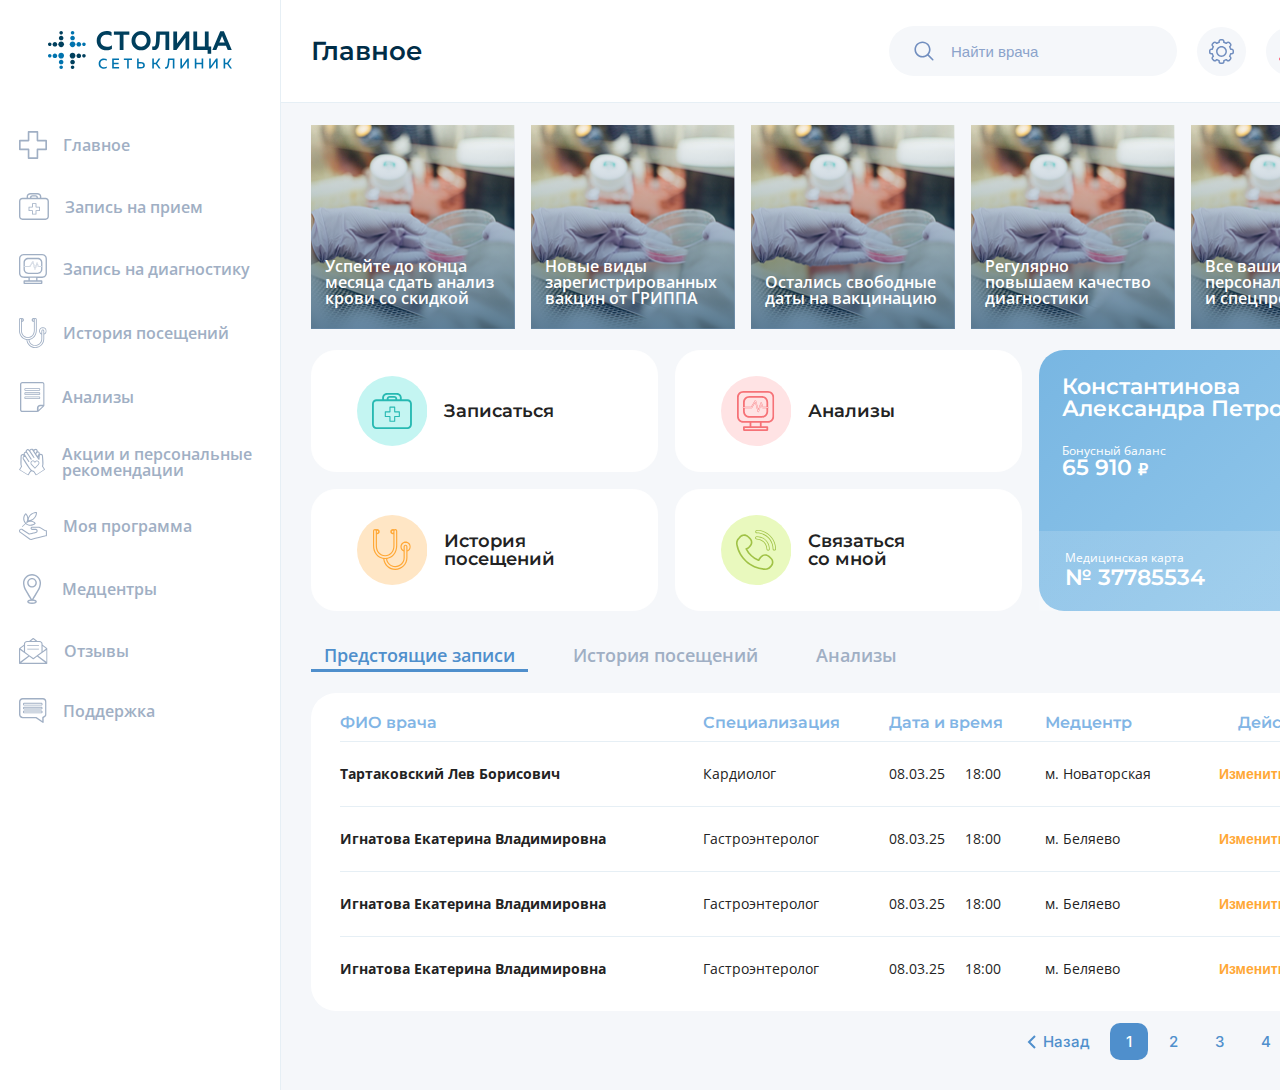
<file: index.html>
<!DOCTYPE html>
<html lang="en">
<head>
    <meta charset="UTF-8">
    <meta name="viewport" content="width=device-width, initial-scale=1.0">
    <title>Document</title>
    <link rel="stylesheet" href="./style.css">
</head>
<body>
    <div class="dashboard-layout">
        <aside class="sidebar">
            <div class="logo">
                <a href="">
                    <img src="./images/logo.svg" alt="">
                </a>
            </div>
            <nav>
                <ul>
                    <li>
                        <a href="/">
                            <svg width="28" height="28" viewBox="0 0 28 28" fill="none" xmlns="http://www.w3.org/2000/svg">
                            <g clip-path="url(#clip0_2001_34)">
                                <path d="M0.821162 19.257H8.74296V27.1788C8.74296 27.6297 9.11328 28 9.56412 28H18.4359C18.8867 28 19.257 27.6297 19.257 27.1788V19.257H27.1788C27.6297 19.257 28 18.8867 28 18.4359V9.56412C28 9.11328 27.6297 8.74296 27.1788 8.74296H19.257V0.821162C19.257 0.370328 18.8867 0 18.4359 0H9.56412C9.11328 0 8.74296 0.370328 8.74296 0.821162V8.74296H0.821162C0.370328 8.74296 0 9.11328 0 9.56412V18.4359C0 18.8867 0.370328 19.257 0.821162 19.257ZM1.64232 10.3853H9.56412C10.015 10.3853 10.3853 10.015 10.3853 9.56412V1.64232H17.6147V9.56412C17.6147 10.015 17.985 10.3853 18.4359 10.3853H26.3577V17.6147H18.4359C17.985 17.6147 17.6147 17.985 17.6147 18.4359V26.3577H10.3853V18.4359C10.3853 17.985 10.015 17.6147 9.56412 17.6147H1.64232V10.3853Z" fill="#A0AFC4" />
                            </g>
                            <defs>
                                <clipPath id="clip0_2001_34">
                                <rect width="28" height="28" fill="white" />
                                </clipPath>
                            </defs>
                            </svg>
                            Главное
                        </a>
                    </li>
                    <li>
                        <a href="./appointment-booking.html">
                            <svg width="30" height="27" viewBox="0 0 30 27" fill="none" xmlns="http://www.w3.org/2000/svg">
                            <g clip-path="url(#clip0_31_328)">
                                <path d="M22.3162 4.77912V3.41755C22.3162 1.53177 20.553 0 18.3881 0H11.553C9.38808 0 7.62484 1.53177 7.62484 3.41755V4.77912H3.38354C1.52499 4.77912 0.00683594 6.29728 0.00683594 8.15582V23.6233C0.00683594 25.4887 1.52499 27 3.38354 27H26.5575C28.4229 27 29.9342 25.4887 29.9342 23.6233V8.15582C29.9342 6.29047 28.4161 4.77912 26.5575 4.77912H22.3162ZM28.5386 23.6233C28.5386 24.7194 27.6468 25.6112 26.5507 25.6112H3.37673C2.28066 25.6112 1.38883 24.7194 1.38883 23.6233V8.15582C1.38883 7.05976 2.28066 6.16793 3.37673 6.16793H26.5507C27.6468 6.16793 28.5386 7.05976 28.5386 8.15582V23.6233ZM11.5462 1.3888H18.3813C19.7837 1.3888 20.9206 2.30106 20.9206 3.41755V4.77912H18.8919V4.19365C18.8919 3.08396 17.8775 2.17852 16.6248 2.17852H13.3026C12.05 2.17852 11.0356 3.08396 11.0356 4.19365V4.77912H9.00684V3.41755C9.00684 2.30106 10.1437 1.3888 11.5462 1.3888ZM17.5031 4.77912H12.4312V4.19365C12.4312 3.85325 12.8329 3.56732 13.3094 3.56732H16.6316C17.1082 3.56732 17.5099 3.85325 17.5099 4.19365V4.77912H17.5031Z" fill="#A0AFC4" />
                                <path d="M20.4985 13.6975H17.4281V10.6272C17.4281 10.3957 17.2443 10.2119 17.0128 10.2119H13.4727C13.2413 10.2119 13.0575 10.3957 13.0575 10.6272V13.6975H9.98712C9.75565 13.6975 9.57184 13.8814 9.57184 14.1128V17.6529C9.57184 17.8844 9.75565 18.0682 9.98712 18.0682H13.0575V21.1385C13.0575 21.37 13.2413 21.5538 13.4727 21.5538H17.0128C17.2443 21.5538 17.4281 21.37 17.4281 21.1385V18.0682H20.4985C20.7299 18.0682 20.9137 17.8844 20.9137 17.6529V14.1128C20.9137 13.8814 20.7299 13.6975 20.4985 13.6975ZM20.0832 17.2376H17.0128C16.7814 17.2376 16.5976 17.4214 16.5976 17.6529V20.7233H13.888V17.6529C13.888 17.4214 13.7042 17.2376 13.4727 17.2376H10.4024V14.5349H13.4727C13.7042 14.5349 13.888 14.3511 13.888 14.1196V11.0493H16.5976V14.1196C16.5976 14.3511 16.7814 14.5349 17.0128 14.5349H20.0832V17.2376Z" fill="#A0AFC4" />
                            </g>
                            <defs>
                                <clipPath id="clip0_31_328">
                                <rect width="29.9342" height="27" fill="white" />
                                </clipPath>
                            </defs>
                            </svg>
                            Запись на прием
                        </a>
                    </li>
                    <li>
                        <a href="./sign-up-for-diagnostics.html">
                            <svg width="28" height="30" viewBox="0 0 28 30" fill="none" xmlns="http://www.w3.org/2000/svg">
                            <g clip-path="url(#clip0_31_371)">
                                <path d="M4.69926 23.8793H9.45045V26.3587H5.17958C4.8161 26.3587 4.51752 26.6573 4.51752 27.0208V29.3379C4.51752 29.7014 4.8161 30 5.17958 30H22.7369C23.1004 30 23.399 29.7014 23.399 29.3379V27.0208C23.399 26.6573 23.1004 26.3587 22.7369 26.3587H18.466V23.8793H23.2172C25.807 23.8793 27.9165 21.7698 27.9165 19.18V4.69926C27.9165 2.10948 25.807 0 23.2172 0H4.69926C2.10948 0 0 2.10948 0 4.69926V19.1735C0 21.7633 2.10948 23.8728 4.69926 23.8728V23.8793ZM1.3241 4.69926C1.3241 2.83643 2.83643 1.3241 4.69926 1.3241H23.2172C25.0801 1.3241 26.5924 2.83643 26.5924 4.69926V19.1735C26.5924 21.0363 25.0801 22.5487 23.2172 22.5487H4.69926C2.83643 22.5487 1.3241 21.0363 1.3241 19.1735V4.69926ZM22.0814 28.6759H5.84163V27.6828H22.0749V28.6759H22.0814ZM10.7746 26.3522V23.8728H17.1484V26.3522H10.7746Z" fill="#A0AFC4" />
                                <path d="M4.51754 12.8382V15.3436C4.51754 17.9334 6.62701 20.0429 9.2168 20.0429H18.6997C21.2895 20.0429 23.399 17.9334 23.399 15.3436V12.8836C23.5547 12.7928 23.6651 12.624 23.6651 12.4293C23.6651 12.2346 23.5547 12.0658 23.399 11.9749V8.52837C23.399 5.93858 21.2895 3.8291 18.6997 3.8291H9.2168C6.62701 3.8291 4.51754 5.93858 4.51754 8.52837V12.0204C4.4007 12.1177 4.32281 12.267 4.32281 12.4293C4.32281 12.5915 4.4007 12.7408 4.51754 12.8382ZM9.2168 5.1532H18.6997C20.5625 5.1532 22.0749 6.66554 22.0749 8.52837V11.897H19.5565L18.6608 8.83992C18.5959 8.61924 18.3946 8.46346 18.1675 8.46346C17.9403 8.45048 17.7261 8.59976 17.6547 8.82045L16.0255 13.5716L14.325 7.28864C14.2666 7.08094 14.0978 6.93165 13.8901 6.8992C13.6759 6.86675 13.4747 6.9706 13.3644 7.15234L10.5214 11.8905H5.84813V8.52187C5.84813 6.65905 7.36046 5.14671 9.22329 5.14671L9.2168 5.1532ZM18.7062 18.7188H9.22329C7.36046 18.7188 5.84813 17.2064 5.84813 15.3436V12.9615H10.82C11.0082 12.9615 11.177 12.8642 11.2744 12.7019L13.6305 8.77501L15.4544 15.5253C15.5128 15.7525 15.714 15.9083 15.9477 15.9148H15.9671C16.1943 15.9148 16.3955 15.772 16.4669 15.5578L18.1155 10.7417L18.6543 12.5786C18.7192 12.7992 18.9269 12.9615 19.1605 12.9615H22.0749V15.3436C22.0749 17.2064 20.5625 18.7188 18.6997 18.7188H18.7062ZM23.1393 12.6954H19.1605C19.0437 12.6954 18.9399 12.6175 18.9074 12.5072L18.135 9.87194L16.2138 15.4734C16.1748 15.5838 16.0775 15.6552 15.9606 15.6552C15.8373 15.6552 15.7335 15.5708 15.7075 15.4604L13.7149 8.11296L11.0407 12.5786C10.9953 12.6564 10.9044 12.7084 10.8135 12.7084H4.84856C4.69928 12.7084 4.58244 12.5915 4.58244 12.4423C4.58244 12.293 4.69928 12.1761 4.84856 12.1761H10.6642L13.585 7.30811C13.637 7.21725 13.7408 7.16532 13.8512 7.18479C13.955 7.19777 14.0459 7.27566 14.0718 7.37951L15.9996 14.4933L17.9078 8.9243C17.9468 8.81396 18.0571 8.74256 18.1675 8.74256C18.2843 8.74256 18.3817 8.82045 18.4141 8.93079L19.3682 12.1761H23.1458C23.2951 12.1761 23.412 12.293 23.412 12.4423C23.412 12.5915 23.2951 12.7084 23.1458 12.7084L23.1393 12.6954Z" fill="#A0AFC4" />
                            </g>
                            <defs>
                                <clipPath id="clip0_31_371">
                                <rect width="27.923" height="30" fill="white" />
                                </clipPath>
                            </defs>
                            </svg>
                            Запись на диагностику
                        </a>
                    </li>
                    <li>
                        <a href="./visit-history.html">
                            <svg width="28" height="30" viewBox="0 0 28 30" fill="none" xmlns="http://www.w3.org/2000/svg">
                            <g clip-path="url(#clip0_31_359)">
                                <path d="M7.4807 21.9228C7.89474 26.4421 11.7053 30 16.3368 30C21.2421 30 25.2281 26.014 25.2281 21.1088V16.4632C26.6456 15.9088 27.6561 14.5333 27.6561 12.9263C27.6561 10.8351 25.9509 9.12982 23.8596 9.12982C21.7684 9.12982 20.0632 10.8351 20.0632 12.9263C20.0632 14.4912 21.0105 15.8316 22.3649 16.414V21.1018C22.3649 24.4211 19.6632 27.1298 16.3368 27.1298C13.2842 27.1298 10.7649 24.8491 10.3719 21.9018C14.7298 21.193 17.7544 17.3684 17.7544 12.2877V1.43158C17.7544 0.638596 17.1088 0 16.3228 0C15.993 0 15.6982 0.112281 15.4597 0.294737C15.186 0.140351 14.8702 0.0491228 14.5333 0.0491228C13.4947 0.0491228 12.6526 0.891228 12.6526 1.92982C12.6526 2.96842 13.4947 3.81053 14.5333 3.81053C14.6596 3.81053 14.7789 3.79649 14.8982 3.77544V12.2877C14.8982 16.3298 12.4281 19.1579 8.89123 19.1579C5.35439 19.1579 2.88421 16.3298 2.88421 12.2877V3.80351C2.94035 3.80351 2.98947 3.81053 3.04561 3.81053C4.08421 3.81053 4.92632 2.96842 4.92632 1.92982C4.92632 0.891228 4.06316 0.0491228 3.03158 0.0491228C2.74386 0.0491228 2.46316 0.119298 2.21754 0.238596C1.99298 0.0912281 1.7193 0 1.43158 0C0.645614 0 0 0.645614 0 1.43158V12.2877C0 17.4035 3.07368 21.2491 7.4807 21.9158V21.9228ZM0.85614 1.43158C0.85614 1.11579 1.11579 0.85614 1.43158 0.85614C1.74737 0.85614 2.00702 1.11579 2.00702 1.43158V12.2877C2.00702 16.8421 4.83509 20.014 8.87719 20.014C12.9193 20.014 15.7474 16.8351 15.7474 12.2877V1.43158C15.7474 1.11579 16.007 0.85614 16.3228 0.85614C16.6386 0.85614 16.8982 1.11579 16.8982 1.43158V12.2877C16.8982 17.4316 13.5298 21.1649 8.88421 21.1649C4.2386 21.1649 0.85614 17.4316 0.85614 12.2877V1.43158ZM3.7614 1.92982C3.7614 2.33684 3.43158 2.66667 3.02456 2.66667C2.96842 2.66667 2.91228 2.65965 2.86316 2.64561V1.43158C2.86316 1.3614 2.84912 1.29123 2.84211 1.22105C2.89825 1.20702 2.9614 1.19298 3.02456 1.19298C3.43158 1.19298 3.7614 1.52281 3.7614 1.92982ZM13.7895 1.92982C13.7895 1.52281 14.1193 1.19298 14.5263 1.19298C14.6667 1.19298 14.793 1.23509 14.8982 1.29825C14.8982 1.34035 14.8842 1.38246 14.8842 1.43158V2.56842C14.7789 2.63158 14.6526 2.66667 14.5193 2.66667C14.1123 2.66667 13.7825 2.33684 13.7825 1.92982H13.7895ZM23.2211 21.1018V12.9053C23.2211 12.5895 23.4807 12.3298 23.7965 12.3298C24.1123 12.3298 24.3719 12.5895 24.3719 12.9053V21.1018C24.3719 25.5298 20.7719 29.1368 16.3368 29.1368C12.2105 29.1368 8.80702 26.014 8.35789 22.007C8.53333 22.014 8.70175 22.0211 8.87719 22.0211C9.09474 22.0211 9.30526 22.014 9.50877 22C9.95088 25.3754 12.8421 27.993 16.3368 27.993C20.1333 27.993 23.2211 24.9053 23.2211 21.1088V21.1018ZM23.8526 9.98596C25.4737 9.98596 26.793 11.3053 26.793 12.9263C26.793 14.0491 26.1544 15.0316 25.2281 15.5228V12.9053C25.2281 12.1123 24.5825 11.4737 23.7965 11.4737C23.0105 11.4737 22.3649 12.1193 22.3649 12.9053V15.4456C21.5018 14.9333 20.9263 13.993 20.9263 12.9193C20.9263 11.2982 22.2456 9.97895 23.8667 9.97895L23.8526 9.98596Z" fill="#A0AFC4" />
                            </g>
                            <defs>
                                <clipPath id="clip0_31_359">
                                <rect width="27.6491" height="30" fill="white" />
                                </clipPath>
                            </defs>
                            </svg>
                            История посещений
                        </a>
                    </li>
                    <li>
                        <a href="./tests.html">
                            <svg width="25" height="30" viewBox="0 0 25 30" fill="none" xmlns="http://www.w3.org/2000/svg">
                            <g clip-path="url(#clip0_31_344)">
                                <path d="M18.0029 29.842C18.1394 29.842 18.283 29.7917 18.3836 29.6911L24.3606 24.0374C24.4756 23.9296 24.533 23.7859 24.533 23.6351C24.5905 23.5345 24.6264 23.4195 24.6264 23.2974V2.36351C24.6264 1.05603 23.5704 0 22.2629 0H2.36351C1.05603 0 0 1.06322 0 2.36351V27.6293C0 28.9368 1.05603 29.9928 2.36351 29.9928H17.5862C17.7443 29.9928 17.8879 29.9353 18.0029 29.8348V29.842ZM18.556 27.9885V25.819C18.556 24.921 19.2816 24.1954 20.1796 24.1954H22.579L18.5632 27.9957L18.556 27.9885ZM16.9253 28.6853H2.36351C1.78161 28.6853 1.31466 28.2112 1.31466 27.6293V2.36351C1.31466 1.78161 1.78879 1.30747 2.36351 1.30747H22.2701C22.852 1.30747 23.319 1.78161 23.319 2.36351V22.6437H20.2586C18.4195 22.6437 16.9253 24.1451 16.9253 25.9842V28.6853Z" fill="#A0AFC4" />
                                <path d="M5.10057 8.7288H19.533C19.8922 8.7288 20.1868 8.43426 20.1868 8.07506V6.8969C20.1868 6.5377 19.8922 6.24316 19.533 6.24316H5.10057C4.74138 6.24316 4.44684 6.5377 4.44684 6.8969V8.07506C4.44684 8.43426 4.74138 8.7288 5.10057 8.7288ZM5.22988 7.03339H19.3966V7.94575H5.22988V7.03339Z" fill="#A0AFC4" />
                                <path d="M5.10057 12.845H19.533C19.8922 12.845 20.1868 12.5505 20.1868 12.1913V11.0131C20.1868 10.6539 19.8922 10.3594 19.533 10.3594H5.10057C4.74138 10.3594 4.44684 10.6539 4.44684 11.0131V12.1913C4.44684 12.5505 4.74138 12.845 5.10057 12.845ZM5.22988 11.1496H19.3966V12.062H5.22988V11.1496Z" fill="#A0AFC4" />
                                <path d="M20.1868 16.3075V15.1293C20.1868 14.7629 19.8922 14.4756 19.533 14.4756H5.10057C4.74138 14.4756 4.44684 14.7701 4.44684 15.1293V16.3075C4.44684 16.6667 4.74138 16.9612 5.10057 16.9612H19.533C19.8922 16.9612 20.1868 16.6667 20.1868 16.3075ZM19.3966 16.1782H5.22988V15.2658H19.3966V16.1782Z" fill="#A0AFC4" />
                            </g>
                            <defs>
                                <clipPath id="clip0_31_344">
                                <rect width="24.6336" height="30" fill="white" />
                                </clipPath>
                            </defs>
                            </svg>
                            Анализы
                        </a>
                    </li>
                    <li>
                        <a href="./personal-recommendations.html">
                            <svg width="28" height="28" viewBox="0 0 28 28" fill="none" xmlns="http://www.w3.org/2000/svg">
                            <g clip-path="url(#clip0_31_316)">
                                <path d="M24.9301 18.4588C25.4539 16.9935 25.4473 15.442 25.3677 13.9037C25.2617 11.8483 25.0893 9.79953 24.9036 7.75075C24.7843 6.44457 23.8361 5.5561 22.6626 5.5561C22.2382 5.5561 21.8338 5.68208 21.489 5.89425C21.9001 4.44883 21.3564 3.54047 19.4004 2.84428C19.3938 2.84428 19.3872 2.83102 19.3872 2.82439C19.4269 1.7768 19.175 1.13365 18.2401 0.603222C17.292 0.0595326 16.3704 -0.00677099 15.5283 1.07398C15.5283 1.08061 15.3029 1.35908 15.2962 1.35245C15.1703 0.76235 14.6796 0.39105 14.2884 0.218661C13.6254 -0.0730745 13.0154 -0.0730746 12.4717 0.212031C12.2993 0.251813 12.1269 0.318117 11.9545 0.404311C11.57 0.589961 11.0926 0.981152 10.9865 1.57788C10.9865 1.59115 10.7544 1.3193 10.7478 1.30604C9.86597 0.258443 8.94435 0.357899 8.0161 0.94137C7.10774 1.51158 6.87568 2.16136 6.95525 3.20895C6.95525 3.21558 6.95525 3.22884 6.94198 3.22884C5.16505 3.94492 4.59484 4.79361 4.88657 6.04011C4.55506 5.86773 4.17713 5.7749 3.78593 5.79479C2.61236 5.8412 1.69737 6.76945 1.63107 8.07563C1.52498 10.131 1.43216 12.1865 1.40564 14.2419C1.38574 15.7801 1.43879 17.325 2.02226 18.7704L0 22.1386L9.76652 27.9999L11.9877 24.3001C12.4916 24.1675 12.9822 23.962 13.4596 23.6968C14.0232 24.0084 14.6 24.2404 15.1901 24.3731L17.5506 27.9866L27.0784 21.7474L24.9301 18.4654V18.4588ZM18.3528 4.89306C18.8103 4.13057 19.2877 3.92503 19.8844 4.2234C20.5143 4.53502 20.6867 5.0323 20.2491 5.82794C19.8844 6.49761 19.5065 7.15402 19.122 7.81042C18.6843 7.14075 18.2467 6.47109 17.8025 5.79479C17.9815 5.4898 18.1672 5.19143 18.3462 4.88643L18.3528 4.89306ZM20.269 8.47346C20.2491 8.72541 20.2292 9.00388 20.2027 9.32877C20.2027 9.34866 20.1762 9.35529 20.1629 9.34203C20.0303 9.15638 19.9309 9.02378 19.838 8.90443C19.964 8.73204 20.1032 8.57954 20.269 8.48009V8.47346ZM16.0521 2.22103C16.4632 1.5381 16.9605 1.3193 17.4975 1.5381C18.2202 1.83647 18.4059 2.51276 17.9484 3.28189C17.6633 3.75927 17.3782 4.23666 17.0931 4.70741C16.6555 4.03775 16.2112 3.36145 15.767 2.69178C15.8598 2.53266 15.9526 2.38016 16.0521 2.22103ZM12.1932 22.9939C11.9678 23.0735 11.7424 23.1398 11.497 23.1929L10.8672 24.2471L10.7147 24.499L9.24272 26.9456L1.17357 22.1055L2.53943 19.8313L2.73171 19.5196L3.22235 18.7041C3.13616 18.5184 3.05659 18.3262 2.99029 18.1273C2.91736 17.9151 2.85768 17.6963 2.81127 17.4709C2.71845 17.0332 2.6654 16.5824 2.65877 16.1183C2.63225 13.4727 2.71182 10.8272 2.77149 8.18835C2.79138 7.46564 3.24888 6.99489 3.81246 6.96173C4.30973 6.93521 4.71418 7.20043 4.91309 7.68444C4.76723 7.76401 4.62799 7.86346 4.46223 8.05574C3.64007 8.97736 3.55387 10.3432 4.21028 11.3908C6.12645 14.4408 8.08241 17.4642 10.0715 20.4611C10.4627 21.0446 10.8937 21.6016 11.3843 22.0988C11.696 22.4105 12.0076 22.6956 12.3258 22.9475C12.2794 22.9674 12.233 22.9873 12.1866 23.0006L12.1932 22.9939ZM16.4698 24.5189L16.3107 24.2736L15.641 23.2459C15.4023 23.2061 15.1636 23.1464 14.9382 23.0801C14.6597 22.9939 14.3945 22.8879 14.1426 22.7685C13.0021 22.2182 12.0805 21.3098 11.3114 20.1959C10.2704 18.6842 9.29576 17.1327 8.28795 15.5945C7.23372 13.9833 6.17286 12.3721 5.1319 10.7543C4.95288 10.4758 4.66114 10.0714 4.72081 9.58736C4.76723 9.23595 4.95288 9.03041 5.21809 8.84476C5.45678 8.679 5.96732 8.71215 6.25906 8.85802C6.57731 9.01715 6.81601 9.37519 7.02818 9.68681C7.52546 10.4228 8.00284 11.172 8.49349 11.9146C8.73218 12.2793 8.97087 12.6373 9.2162 12.9954C9.47478 13.3799 9.96543 14.4341 10.5555 14.0231C11.0926 13.6451 10.3831 12.7898 10.1577 12.445C9.91901 12.087 9.68032 11.7223 9.44826 11.3577C8.36751 9.66029 7.26024 7.97618 6.21928 6.25229C5.74852 5.4699 5.90102 4.966 6.52427 4.62785C7.10774 4.30959 7.59176 4.49524 8.08241 5.23784C9.3488 7.17391 10.6152 9.10334 11.8816 11.0394C12.0606 11.3112 12.1667 11.5367 12.4982 11.6494C12.7435 11.729 12.9889 11.6892 13.0817 11.4372C13.2408 11.0129 13.1148 10.7875 12.8894 10.4427C11.3976 8.16846 9.90575 5.89425 8.42055 3.6134C7.93654 2.86417 8.08904 2.17462 8.80511 1.85636C9.33554 1.61104 9.83945 1.81658 10.2771 2.47961C11.7954 4.79361 13.3071 7.10097 14.8188 9.4216C15.0642 9.79953 15.3625 10.1178 15.8001 9.80616C16.2179 9.51442 15.9792 9.12986 15.7604 8.79171C14.5868 7.01478 13.4265 5.23121 12.2595 3.44102C12.107 3.20232 11.9479 2.957 11.8683 2.68515C11.6827 2.08179 12.1004 1.45191 12.717 1.34582C13.3535 1.23311 13.6652 1.61104 13.9569 2.06853C15.9394 5.10523 17.9152 8.14194 19.9242 11.1654C20.1099 11.4439 20.5011 11.7687 20.7862 11.7621C21.3166 11.7489 21.2636 11.1985 21.2967 10.8007C21.3829 9.83268 21.4227 8.85802 21.5221 7.88998C21.6017 7.14075 22.0658 6.70978 22.6891 6.71641C23.2527 6.72304 23.73 7.18054 23.7765 7.90325C23.9422 10.5421 24.1279 13.181 24.2008 15.8265C24.2141 16.2906 24.1809 16.7481 24.1013 17.1857C24.0616 17.4112 24.0085 17.63 23.9489 17.8488C23.8892 18.0477 23.8229 18.24 23.7433 18.4323L24.2605 19.2279L24.4594 19.5329L25.9114 21.7474L18.0346 26.8992L16.4698 24.5123V24.5189Z" fill="#A0AFC4" />
                                <path d="M18.6512 12.3789C17.7892 12.3789 17.0002 12.8497 16.5427 13.6122C16.0852 12.8563 15.2896 12.3789 14.4343 12.3789C13.3867 12.3789 12.4452 13.0817 12.0871 14.1293C11.9877 14.4277 11.9346 14.7261 11.9346 15.031C11.9346 15.336 11.981 15.6278 12.0739 15.9063C12.0871 15.9394 12.0938 15.9659 12.107 15.9925L12.4916 15.8134L12.107 15.9991C12.107 15.9991 12.1203 16.019 12.1269 16.0389C12.233 16.3173 12.3722 16.5627 12.538 16.7682C12.6176 16.8677 12.7104 16.9605 12.8032 17.0533L16.5494 21.0249L20.4281 16.9141C20.6867 16.6422 20.8856 16.3041 21.005 15.9394C21.1044 15.6543 21.1508 15.3493 21.1508 15.0443C21.1508 13.579 20.0303 12.3922 18.6512 12.3922V12.3789ZM20.1961 15.6543C20.1099 15.8996 19.9773 16.1317 19.7916 16.324L16.5494 19.7585L13.4132 16.4367L13.3933 16.4168C13.327 16.3571 13.2607 16.2842 13.2077 16.2179C13.1016 16.0853 13.0021 15.9129 12.9292 15.7272C12.9159 15.6941 12.9027 15.6609 12.8828 15.6278C12.8231 15.4355 12.7899 15.2366 12.7899 15.0377C12.7899 14.8388 12.8231 14.62 12.896 14.4078C13.1347 13.705 13.7513 13.2342 14.4343 13.2342C15.0708 13.2342 15.6543 13.6453 15.9261 14.2818C16.0322 14.5271 16.2709 14.6863 16.5427 14.6863C16.8146 14.6863 17.0533 14.5271 17.1594 14.2818C17.4312 13.6453 18.0147 13.2342 18.6512 13.2342C19.5595 13.2342 20.2955 14.0431 20.2955 15.031C20.2955 15.2432 20.2624 15.4554 20.1961 15.6543Z" fill="#A0AFC4" />
                            </g>
                            <defs>
                                <clipPath id="clip0_31_316">
                                <rect width="27.0784" height="28" fill="white" />
                                </clipPath>
                            </defs>
                            </svg>
                            Акции и персональные рекомендации
                        </a>
                    </li>
                    <li>
                        <a href="./my-program.html">
                            <svg width="28" height="28" viewBox="0 0 28 28" fill="none" xmlns="http://www.w3.org/2000/svg">
                            <g clip-path="url(#clip0_31_305)">
                                <path d="M27.8396 18.4737C27.7422 18.3362 27.5818 18.256 27.4157 18.256C25.9836 18.256 25.0155 17.54 23.8928 16.7037C23.6522 16.5261 23.4059 16.3428 23.1538 16.1652C22.1285 15.4492 20.8339 14.7217 18.9779 14.7217C18.1931 14.7217 17.5573 14.7274 17.0417 14.7446H13.0892C12.2242 14.7446 11.5196 15.4492 11.5196 16.3142C11.5196 17.1791 12.2242 17.8837 13.0892 17.8837H16.7496C17.2422 17.9811 17.5916 18.4107 17.5916 18.9148C17.5916 19.2757 17.4026 19.6079 17.0933 19.797C16.8928 19.8485 16.383 19.986 15.7299 20.1578C15.2659 20.2724 14.7905 20.3984 14.338 20.5245L14.2406 20.5474C11.7029 21.2176 10.8494 21.441 10.6031 21.4983C10.4885 21.4983 10.3854 21.4983 10.3052 21.4868L4.55973 17.7634L3.51145 17.0073C3.51145 17.0073 3.47135 16.9786 3.44844 16.9672C3.39688 16.9328 3.3396 16.9042 3.28232 16.8755C3.16775 16.8182 3.06464 16.7724 2.95007 16.738C2.86988 16.7151 2.77822 16.6922 2.67511 16.675C2.41734 16.6349 2.20539 16.6464 1.98772 16.6865C0.85351 16.8011 -0.0057373 17.7348 -0.0057373 18.8804C-0.0057373 19.4647 0.223395 20.0089 0.635834 20.4271C0.64729 20.4385 0.653019 20.4443 0.664475 20.4557C0.81914 20.6047 0.985261 20.725 1.16284 20.8223L10.6948 27.7307C10.7406 27.765 10.7921 27.788 10.8437 27.8051L10.9239 27.8338C10.9239 27.8338 10.9411 27.8395 10.9468 27.8452C11.2332 27.9426 11.5024 27.9885 11.7717 27.9885C11.9321 27.9885 12.0982 27.9713 12.2643 27.9369C12.2758 27.9369 12.2872 27.9369 12.2987 27.9312L12.3388 27.9197C18.3764 26.3845 22.707 25.2904 24.8494 24.7634C24.8723 24.7634 24.8895 24.752 24.9067 24.7462L25.0957 24.6775C26.1383 24.4197 26.9345 24.2822 27.4042 24.2822C27.6907 24.2822 27.9255 24.0474 27.9255 23.7552V23.4058C27.9255 23.3714 27.9312 23.3428 27.9312 23.3084V18.8575C27.9484 18.72 27.9141 18.5768 27.8339 18.4565L27.8396 18.4737ZM26.883 23.2741C26.3502 23.3313 25.6571 23.4688 24.815 23.6808C24.7979 23.6808 24.7692 23.6922 24.752 23.6979L24.5745 23.7667C22.4149 24.2994 18.1015 25.3878 12.081 26.9173H12.0524C11.8003 26.9688 11.5769 26.9574 11.302 26.8657L1.75286 19.9631C1.75286 19.9631 1.70703 19.9344 1.68412 19.923C1.58673 19.8714 1.49508 19.8027 1.40343 19.7225C1.40343 19.7225 1.39197 19.711 1.38624 19.7053C1.16284 19.4876 1.04254 19.1955 1.04254 18.8919C1.04254 18.2904 1.50081 17.7921 2.10801 17.7405C2.13092 17.7405 2.14811 17.7405 2.17102 17.729C2.27413 17.7061 2.37724 17.7004 2.51472 17.7233C2.56055 17.729 2.6121 17.7405 2.6522 17.752C2.70376 17.7691 2.75531 17.7921 2.81832 17.8207C2.85269 17.8379 2.88706 17.8551 2.9157 17.878C2.92143 17.878 2.92716 17.8894 2.93862 17.8894L3.95826 18.6284C3.95826 18.6284 3.97544 18.6398 3.98117 18.6456L9.82405 22.432C9.86988 22.4664 9.92716 22.4893 9.98444 22.5007C10.1907 22.5523 10.4313 22.5695 10.7119 22.5523C10.7406 22.5523 10.775 22.5466 10.8036 22.5408C11.0671 22.4778 12.3159 22.1513 14.5155 21.5727L14.6244 21.5441C15.0769 21.4124 15.5352 21.2921 15.9992 21.1775C16.7553 20.977 17.3281 20.8281 17.4427 20.7937C17.4828 20.7822 17.5229 20.7651 17.5573 20.7479C18.2275 20.3755 18.6457 19.6767 18.6457 18.9205C18.6457 17.8894 17.9067 17.0187 16.8871 16.8526C16.8584 16.8526 16.8298 16.8469 16.8011 16.8469H13.0892C12.8028 16.8469 12.5679 16.612 12.5679 16.3256C12.5679 16.0392 12.8028 15.8043 13.0892 15.8043H17.0532C17.5687 15.7871 18.1988 15.7814 18.9722 15.7814C20.5303 15.7814 21.6129 16.3829 22.5524 17.0359C22.7929 17.2078 23.0335 17.3796 23.2684 17.5572C24.311 18.3305 25.3879 19.1325 26.883 19.2871V23.2511C26.883 23.2511 26.883 23.2741 26.883 23.2798V23.2741Z" fill="#A0AFC4" />
                                <path d="M18.0041 0.538462V0.50982C17.9984 0.234861 17.7807 0.0171849 17.5057 0H17.4771C17.4771 0 17.4599 0 17.4485 0C13.7881 0 10.5802 2.23404 9.23978 5.51064C8.99919 4.07283 8.32897 2.69804 7.22914 1.5982C7.18904 1.5581 7.15467 1.52946 7.11457 1.49509C7.09739 1.4779 7.0802 1.46645 7.06302 1.44926C6.86825 1.26596 6.55893 1.26596 6.35843 1.43781C6.34698 1.44926 6.33552 1.45499 6.32406 1.46645C3.62603 4.16448 3.50573 8.50655 6.04911 11.3592L6.06629 11.3822L2.88135 14.5671L3.42554 15.1113L6.61048 11.9263L6.63339 11.9435C8.00246 13.1637 9.72095 13.7709 11.4337 13.7709C13.2782 13.7709 15.1228 13.0663 16.5205 11.6686C16.5205 11.6686 16.5434 11.6457 16.5434 11.6399C16.7267 11.4452 16.721 11.1244 16.5434 10.9182C16.5376 10.9067 16.5262 10.901 16.5205 10.8895C15.3462 9.70949 13.8453 9.02209 12.2872 8.83306C15.644 7.5671 17.9926 4.34206 17.9926 0.532733L18.0041 0.538462ZM15.4092 11.2848C13.0949 13.2381 9.64649 13.2209 7.3437 11.1645C7.32079 11.1416 7.29215 11.1187 7.26924 11.1015C7.25205 11.09 7.23487 11.0728 7.22341 11.0614C7.19477 11.0385 7.17186 11.0098 7.14321 10.9869C7.1203 10.9697 7.10312 10.9525 7.06302 10.9124C7.01146 10.8609 6.96564 10.8093 6.91981 10.752L6.83961 10.6604C4.78315 8.35188 4.76596 4.89771 6.73077 2.58347C8.62112 4.69149 8.83879 7.83633 7.21195 10.1907C7.06875 10.3969 7.09166 10.6776 7.27496 10.8609C7.45254 11.0385 7.73323 11.0671 7.94518 10.9239C10.2537 9.33142 13.3183 9.509 15.4149 11.2848H15.4092ZM9.64649 8.35188C9.6694 8.05974 9.70377 7.76187 9.76105 7.45254C10.4084 3.90671 13.3871 1.2946 16.9386 1.06547C16.6866 4.98936 13.5933 8.09984 9.64076 8.35188H9.64649Z" fill="#A0AFC4" />
                            </g>
                            <defs>
                                <clipPath id="clip0_31_305">
                                <rect width="27.937" height="28" fill="white" />
                                </clipPath>
                            </defs>
                            </svg>
                            Моя программа
                        </a>
                    </li>
                    <li>
                        <a href="./medical-centers.html">
                            <svg width="19" height="30" viewBox="0 0 19 30" fill="none" xmlns="http://www.w3.org/2000/svg">
                            <g clip-path="url(#clip0_31_282)">
                                <path d="M17.7747 11.144C17.943 10.4446 18.0272 9.73236 18.0272 9.0136C18.0272 4.04705 13.9866 0 9.0136 0C4.04058 0 0 4.04705 0 9.0136C0 9.73236 0.0841787 10.4446 0.252536 11.144C0.492122 12.6074 0.822361 13.7859 1.23678 14.6536C2.12389 16.512 5.84718 22.657 7.56313 25.4543C5.25146 25.7522 4.17656 26.7429 4.17656 27.6818C4.17656 28.7956 5.69178 30 9.0136 30C12.3354 30 13.8506 28.7956 13.8506 27.6818C13.8506 26.7429 12.7757 25.7522 10.4641 25.4543C12.1735 22.657 15.9033 16.512 16.7904 14.6536C17.2048 13.7859 17.5351 12.6074 17.7747 11.144ZM12.4584 27.6818C12.3678 27.9473 11.2022 28.6078 9.0136 28.6078C6.82495 28.6078 5.63997 27.9279 5.56875 27.6883C5.6335 27.4552 6.57889 26.8919 8.37902 26.7753C8.39845 26.8077 8.41787 26.8336 8.42435 26.8465C8.55385 27.0537 8.77401 27.1768 9.02007 27.1768C9.26613 27.1768 9.48629 27.0537 9.60932 26.8465C9.6158 26.8336 9.63522 26.8077 9.65465 26.7753C11.4289 26.8854 12.3743 27.4423 12.4584 27.6818ZM16.4148 10.8396C16.4148 10.8396 16.4084 10.8785 16.4019 10.8914C16.1817 12.2189 15.8839 13.3132 15.5277 14.0514C14.6341 15.9292 10.5547 22.6311 9.00712 25.15C7.466 22.6311 3.3801 15.9292 2.48651 14.0514C2.13684 13.3132 1.83251 12.2189 1.61235 10.8914C1.61235 10.872 1.61235 10.8526 1.5994 10.8396C1.45046 10.2439 1.37924 9.62875 1.37924 9.0136C1.39219 4.81114 4.81114 1.39219 9.0136 1.39219C13.2161 1.39219 16.635 4.81114 16.635 9.0136C16.635 9.62875 16.5573 10.2439 16.4148 10.8396Z" fill="#A0AFC4" />
                                <path d="M9.01361 3.94336C6.3458 3.94336 4.17657 6.11258 4.17657 8.7804C4.17657 11.4482 6.3458 13.6174 9.01361 13.6174C11.6814 13.6174 13.8507 11.4482 13.8507 8.7804C13.8507 6.11258 11.6814 3.94336 9.01361 3.94336ZM9.01361 12.2317C7.11635 12.2317 5.56876 10.6841 5.56876 8.78687C5.56876 6.88961 7.11635 5.34202 9.01361 5.34202C10.9109 5.34202 12.4585 6.88961 12.4585 8.78687C12.4585 10.6841 10.9109 12.2317 9.01361 12.2317Z" fill="#A0AFC4" />
                            </g>
                            <defs>
                                <clipPath id="clip0_31_282">
                                <rect width="18.0272" height="30" fill="white" />
                                </clipPath>
                            </defs>
                            </svg>
                            Медцентры
                        </a>
                    </li>
                    <li>
                        <a href="./reviews.html">
                            <svg width="29" height="26" viewBox="0 0 29 26" fill="none" xmlns="http://www.w3.org/2000/svg">
                            <g clip-path="url(#clip0_31_300)">
                                <path d="M8.53359 8.10967H19.631C19.8431 8.10967 20.0115 7.94124 20.0115 7.72915C20.0115 7.51706 19.8431 7.34863 19.631 7.34863H8.53359C8.3215 7.34863 8.15308 7.51706 8.15308 7.72915C8.15308 7.94124 8.3215 8.10967 8.53359 8.10967Z" fill="#A0AFC4" />
                                <path d="M20.0053 11.0729C20.0053 10.8608 19.8369 10.6924 19.6248 10.6924H8.53359C8.3215 10.6924 8.15308 10.8608 8.15308 11.0729C8.15308 11.285 8.3215 11.4534 8.53359 11.4534H19.631C19.8431 11.4534 20.0115 11.285 20.0115 11.0729H20.0053Z" fill="#A0AFC4" />
                                <path d="M28.2893 10.137L23.6046 6.70606V5.8764C23.6046 4.22333 22.2073 2.87592 20.4918 2.87592H18.3772L14.5969 0.112488C14.3973 -0.0309857 14.1228 -0.0309857 13.9232 0.112488L10.143 2.88216H8.02831C6.31286 2.88216 4.91555 4.22957 4.91555 5.88264V6.7123L0.230806 10.137C0.087332 10.243 0 10.4114 0 10.5923C0 10.6235 0 10.6547 0.012476 10.6859C0.012476 10.7109 0 10.7358 0 10.7608V24.9522C0 25.0333 0.024952 25.1144 0.056142 25.1893C0 25.3203 -0.018714 25.4637 0.03119 25.6072C0.112284 25.838 0.324376 25.994 0.567658 25.994H27.9525C28.1958 25.994 28.4141 25.838 28.489 25.6072C28.5389 25.47 28.5202 25.3203 28.464 25.1893C28.4952 25.1144 28.5202 25.0396 28.5202 24.9522V10.7608C28.5202 10.7608 28.5139 10.7109 28.5077 10.6859C28.5077 10.6547 28.5202 10.6173 28.5202 10.5861C28.5202 10.4052 28.4328 10.2368 28.2893 10.1307V10.137ZM23.6046 8.12209L27.0043 10.611L23.7231 13.1437L23.6046 13.231V8.12209ZM14.2601 1.279L16.4496 2.88216H12.0705L14.2601 1.279ZM6.0571 5.88264C6.0571 4.85961 6.9429 4.02372 8.03455 4.02372H20.4981C21.5897 4.02372 22.4755 4.85961 22.4755 5.88264V14.0607L17.9966 17.3169C17.9218 17.3356 17.8469 17.3606 17.7845 17.4105L14.3037 20.0429L10.6607 17.398L6.06334 14.0544V5.8764L6.0571 5.88264ZM4.91555 8.12209V13.125L1.52831 10.6048L4.91555 8.12209ZM1.13532 11.8898L9.35077 17.8658L1.13532 23.8419V11.8898ZM2.23321 24.8587L10.3301 18.577L13.9669 21.2157C14.1665 21.3654 14.441 21.3591 14.6406 21.2094L18.1089 18.5832L26.2682 24.8587H2.23321ZM27.3848 23.8419L19.1756 17.8658L27.3848 11.8898V23.8419Z" fill="#A0AFC4" />
                            </g>
                            <defs>
                                <clipPath id="clip0_31_300">
                                <rect width="28.5202" height="26" fill="white" />
                                </clipPath>
                            </defs>
                            </svg>
                            Отзывы
                        </a>
                    </li>
                    <li>
                        <a href="./support.html">
                            <svg width="28" height="25" viewBox="0 0 28 25" fill="none" xmlns="http://www.w3.org/2000/svg">
                            <g clip-path="url(#clip0_31_294)">
                                <path d="M23.8535 0H3.72623C1.67086 0 0 1.67086 0 3.72623V16.6177C0 18.6731 1.67086 20.344 3.72623 20.344H16.8135L23.5598 24.8742C23.6787 24.9581 23.8185 24.993 23.9583 24.993C24.0772 24.993 24.189 24.965 24.2939 24.9091C24.5316 24.7833 24.6714 24.5386 24.6714 24.2729V19.9874C25.9857 19.4351 27.5657 18.2327 27.5657 16.6177V3.72623C27.5657 1.67086 25.8949 0 23.8395 0H23.8535ZM26.1395 16.6247C26.1395 17.4706 24.8812 18.4494 23.7486 18.8059C23.448 18.9038 23.2453 19.1765 23.2453 19.4911V22.9306L17.4357 19.0296C17.3168 18.9527 17.177 18.9108 17.0372 18.9108H3.72623C2.46784 18.9108 1.44016 17.8831 1.44016 16.6247V3.72623C1.44016 2.46085 2.46784 1.44016 3.72623 1.44016H23.8465C25.1119 1.44016 26.1326 2.46784 26.1326 3.72623V16.6177L26.1395 16.6247Z" fill="#A0AFC4" />
                                <path d="M22.2525 4.7959H5.27823C4.53019 4.7959 3.92896 5.40412 3.92896 6.15216C3.92896 6.90021 4.53718 7.50144 5.27823 7.50144H22.2525C23.0005 7.50144 23.6018 6.89321 23.6018 6.15216C23.6018 5.41111 22.9936 4.7959 22.2525 4.7959ZM22.2525 6.64154H5.27823C5.00558 6.64154 4.78885 6.42481 4.78885 6.15216C4.78885 5.87951 5.00558 5.66279 5.27823 5.66279H22.2525C22.5252 5.66279 22.7419 5.87951 22.7419 6.15216C22.7419 6.42481 22.5252 6.64154 22.2525 6.64154Z" fill="#A0AFC4" />
                                <path d="M22.2525 8.7666H5.27823C4.53019 8.7666 3.92896 9.37482 3.92896 10.1229C3.92896 10.8709 4.53718 11.4721 5.27823 11.4721H22.2525C23.0005 11.4721 23.6018 10.8639 23.6018 10.1229C23.6018 9.38181 22.9936 8.7666 22.2525 8.7666ZM22.2525 10.6052H5.27823C5.00558 10.6052 4.78885 10.3885 4.78885 10.1159C4.78885 9.84322 5.00558 9.6265 5.27823 9.6265H22.2525C22.5252 9.6265 22.7419 9.84322 22.7419 10.1159C22.7419 10.3885 22.5252 10.6052 22.2525 10.6052Z" fill="#A0AFC4" />
                                <path d="M22.2525 12.5908H5.27823C4.53019 12.5908 3.92896 13.199 3.92896 13.9401C3.92896 14.6811 4.53718 15.2964 5.27823 15.2964H22.2525C23.0005 15.2964 23.6018 14.6881 23.6018 13.9401C23.6018 13.1921 22.9936 12.5908 22.2525 12.5908ZM22.2525 14.4365H5.27823C5.00558 14.4365 4.78885 14.2197 4.78885 13.9471C4.78885 13.6744 5.00558 13.4577 5.27823 13.4577H22.2525C22.5252 13.4577 22.7419 13.6744 22.7419 13.9471C22.7419 14.2197 22.5252 14.4365 22.2525 14.4365Z" fill="#A0AFC4" />
                            </g>
                            <defs>
                                <clipPath id="clip0_31_294">
                                <rect width="27.5797" height="25" fill="white" />
                                </clipPath>
                            </defs>
                            </svg>
                            Поддержка
                        </a>
                    </li>
                </ul>
            </nav>
        </aside>

        <main class="main-content">
            <header class="main-header">
                <div class="wrapper">
                    <div class="main-header-cont">
                        <img src="./images/burger.svg" alt="" class="burger" id="open-menu-btn">
                        <div>
                            <h1>Главное</h1>
                        </div>
                        <div class="h-2">
                            <div class="search">
                                <form>
                                    <img src="./images/search.svg" alt="" aria-hidden="true">
                                    <input type="search" name="query" id="search-doctor" placeholder="Найти врача">
                                </form>
                            </div>
                            <div class="settings">
                                <a href="" aria-label="Настройки">
                                    <img src="./images/settings.svg" alt="">
                                </a>
                            </div>
                            <div class="notification">
                                <button aria-label="Уведомления">
                                    <img src="./images/notification.svg" alt="">
                                </button>
                            </div>
                            <div class="avatar">
                                <a href="">
                                    <img src="./images/avatar.png" alt="">
                                </a>
                            </div>
                        </div>
                    </div>
                </div>
            </header>

            <div class="content-area">
                <div class="wrapper">
                    <div class="content-area-home-cont">
                        <section class="stories">
                            <a href="">
                                Успейте до конца месяца сдать анализ крови со скидкой
                            </a>
                            <a href="">
                                Новые виды зарегистрированных вакцин от ГРИППА
                            </a>
                            <a href="">
                                Остались свободные даты на вакцинацию
                            </a>
                            <a href="">
                                Регулярно повышаем качество диагностики
                            </a>
                            <a href="">
                                Все ваши персональные акции и спецпредложения
                            </a>
                        </section>
                        <div class="home-info">
                            <div class="home-info-1">
                                <a href="">
                                    <img src="./images/1-l.svg" alt="">
                                    Записаться
                                </a>
                                <a href="">
                                    <img src="./images/2-l.svg" alt="">
                                    Анализы
                                </a>
                                <a href="">
                                    <img src="./images/3-l.svg" alt="">
                                    История <br> посещений
                                </a>
                                <a href="">
                                    <img src="./images/4-l.svg" alt="">
                                    Связаться <br>со мной
                                </a>
                            </div>
                            <div class="home-info-2">
                                <div class="home-info-2_top">
                                    <h3>
                                        Константинова Александра Петровна
                                    </h3>
                                    <div>
                                        <p>Бонусный баланс</p>
                                        <p>65 910 <span>₽</span></p>
                                    </div>
                                </div>
                                <div class="home-info-2_bottom">
                                    <div>
                                        <p>Медицинская карта</p>
                                        <p>№ 37785534</p>
                                    </div>
                                    <div>
                                        <a href="">
                                            Доступные <br>программы
                                        </a>
                                    </div>
                                </div>
                            </div>
                        </div>
                        <h2 class="h2-mob">
                            Предстоящие записи
                        </h2>
                        <div class="appointments-mob">
                            <div class="zap-item">
                                <h3>Константиновский  Константин Константинович</h3>
                                <div>
                                    <p>Кардиолог</p>
                                    <span>8 сентября, 18:00</span>
                                </div>
                            </div>
                            <div class="zap-item">
                                <h3>Константиновский  Константин Константинович</h3>
                                <div>
                                    <p>Кардиолог</p>
                                    <span>8 сентября, 18:00</span>
                                </div>
                            </div>
                            <div class="zap-item">
                                <h3>Константиновский  Константин Константинович</h3>
                                <div>
                                    <p>Кардиолог</p>
                                    <span>8 сентября, 18:00</span>
                                </div>
                            </div>
                            <div class="zap-item">
                                <h3>Константиновский  Константин Константинович</h3>
                                <div>
                                    <p>Кардиолог</p>
                                    <span>8 сентября, 18:00</span>
                                </div>
                            </div>
                        </div>
                        <div class="home-mob-content">
                            <button class="home-mob-content-button">
                                Записаться
                                <img src="./images/a-w.svg" alt="">
                            </button>
                        </div>
                        <section class="appointments-widget">
                            <header class="widget-header">
                                <nav class="widget-tabs">
                                    <a href="#" class="tab-item active" data-tab="upcoming">Предстоящие записи</a>
                                    <a href="#" class="tab-item" data-tab="history">История посещений</a>
                                    <a href="#" class="tab-item" data-tab="analytics">Анализы</a>
                                </nav>
                                <button class="filter-button">
                                    <img src="./images/filter.svg" alt="">
                                    <span>Фильтр</span>
                                </button>
                            </header>
                            <div class="widget-content-wrapper">
                                <div id="upcoming" class="tab-content active">
                                    
                                    <div class="appointments-table-cont">
                                        <table class="appointments-table">
                                            <thead>
                                                <tr>
                                                    <th>ФИО врача</th>
                                                    <th>Специализация</th>
                                                    <th>Дата и время</th>
                                                    <th>Медцентр</th>
                                                    <th>Действия</th>
                                                </tr>
                                            </thead>
                                            <tbody>
                                                <tr class="tr-1">
                                                    <td data-label="ФИО врача">Тартаковский Лев Борисович</td>
                                                    <td data-label="Специализация">Кардиолог</td>
                                                    <td data-label="Дата и время">
                                                        <span class="appointment-date">08.03.25</span>
                                                        <span class="appointment-time">18:00</span>
                                                    </td>
                                                    <td data-label="Медцентр">м. Новаторская</td>
                                                    <td data-label="Действия"><button class="open-popup" data-record-id="123">Изменить запись</button></td>
                                                </tr>
                                                <tr class="tr-1">
                                                    <td data-label="ФИО врача">Игнатова Екатерина Владимировна</td>
                                                    <td data-label="Специализация">Гастроэнтеролог</td>
                                                    <td data-label="Дата и время">
                                                        <span class="appointment-date">08.03.25</span>
                                                        <span class="appointment-time">18:00</span>
                                                    </td>
                                                    <td data-label="Медцентр">м. Беляево</td>
                                                    <td data-label="Действия"><button class="open-popup" data-record-id="124">Изменить запись</button></td>
                                                </tr>
                                                <tr class="tr-1">
                                                    <td data-label="ФИО врача">Игнатова Екатерина Владимировна</td>
                                                    <td data-label="Специализация">Гастроэнтеролог</td>
                                                    <td data-label="Дата и время">
                                                        <span class="appointment-date">08.03.25</span>
                                                        <span class="appointment-time">18:00</span>
                                                    </td>
                                                    <td data-label="Медцентр">м. Беляево</td>
                                                    <td data-label="Действия"><button class="open-popup" data-record-id="125">Изменить запись</button></td>
                                                </tr>
                                                <tr class="tr-1">
                                                    <td data-label="ФИО врача">Игнатова Екатерина Владимировна</td>
                                                    <td data-label="Специализация">Гастроэнтеролог</td>
                                                    <td data-label="Дата и время">
                                                        <span class="appointment-date">08.03.25</span>
                                                        <span class="appointment-time">18:00</span>
                                                    </td>
                                                    <td data-label="Медцентр">м. Беляево</td>
                                                    <td data-label="Действия"><button class="open-popup" data-record-id="126">Изменить запись</button></td>
                                                </tr>
                                            </tbody>
                                        </table>
                                    </div>
                                </div>
                                <div id="history" class="tab-content">
                                    <div class="history-filter">
                                        <span>Фильтр</span>
                                        <img src="./images/filter-gal.svg" alt="">
                                    </div>
                                    <div class="history-mob">
                                        <div class="history-mob-item">
                                            <h4>Тартаковский Лев Борисович</h4>
                                            <p>Кардиолог</p>
                                            <div>
                                                <div>
                                                    <p>08.03.25 в 18:00</p>
                                                    <p>м. Новаторская</p>
                                                </div>
                                                <a href="">Подробнее</a>
                                            </div>
                                        </div>
                                        <div class="history-mob-item">
                                            <h4>Тартаковский Лев Борисович</h4>
                                            <p>Кардиолог</p>
                                            <div>
                                                <div>
                                                    <p>08.03.25 в 18:00</p>
                                                    <p>м. Новаторская</p>
                                                </div>
                                                <a href="">Подробнее</a>
                                            </div>
                                        </div>
                                        <div class="history-mob-item">
                                            <h4>Тартаковский Лев Борисович</h4>
                                            <p>Кардиолог</p>
                                            <div>
                                                <div>
                                                    <p>08.03.25 в 18:00</p>
                                                    <p>м. Новаторская</p>
                                                </div>
                                                <a href="">Подробнее</a>
                                            </div>
                                        </div>
                                        <div class="history-mob-item">
                                            <h4>Тартаковский Лев Борисович</h4>
                                            <p>Кардиолог</p>
                                            <div>
                                                <div>
                                                    <p>08.03.25 в 18:00</p>
                                                    <p>м. Новаторская</p>
                                                </div>
                                                <a href="">Подробнее</a>
                                            </div>
                                        </div>
                                        <div class="history-mob-item">
                                            <h4>Тартаковский Лев Борисович</h4>
                                            <p>Кардиолог</p>
                                            <div>
                                                <div>
                                                    <p>08.03.25 в 18:00</p>
                                                    <p>м. Новаторская</p>
                                                </div>
                                                <a href="">Подробнее</a>
                                            </div>
                                        </div>
                                    </div>
                                </div>
                                <div id="analytics" class="tab-content">
                                    <div class="placeholder">
                                        Здесь будут отображаться ваши анализы.
                                    </div>
                                </div>
                            </div>

                            <footer class="widget-footer">
                                <nav class="pagination">
                                    <a href="#" class="pagination-link nav-arrow">
                                        <img src="./images/prev.svg" alt="">
                                        Назад
                                    </a>
                                    <a href="#" class="pagination-link active">1</a>
                                    <a href="#" class="pagination-link">2</a>
                                    <a href="#" class="pagination-link">3</a>
                                    <a href="#" class="pagination-link">4</a>
                                    <a href="#" class="pagination-link nav-arrow">
                                        Вперед
                                        <img src="./images/next.svg" alt="">
                                    </a>
                                </nav>
                            </footer>

                        </section>
                    </div>
                </div>
            </div>







             <!-- HTML-структура попапа -->
            <div class="popup-overlay" id="popup">
                <div class="popup-content">
                    <div class="popup-header">
                        <button class="popup-close" id="popup-close">
                            <img src="./images/close.svg" alt="">
                        </button>
                    </div>
                    <div class="popup-body">

                        <!-- ШАГ 1: Основной выбор -->
                        <div class="popup-step active" id="step-1">
                            <h3>Изменить запись</h3>
                            <div class="step-1-info">
                                <h4>Тартаковский Лев Борисович</h4>
                                <p>Кардиолог</p>
                                <p>Дата приема:</p>
                                <p>08.03.25 в 18:00</p>
                            </div>
                            <button class="popup-button" id="btn-reschedule">
                                <span>Перенести запись</span>
                                <img src="./images/a-g.svg" alt="">
                            </button>
                            <button class="popup-button cancel" id="btn-cancel">
                                <span>Отменить запись</span>
                                <img src="./images/a-r.svg" alt="">
                            </button>
                        </div>

                        <!-- ШАГ 2: Выбор критерия для переноса -->
                        <div class="popup-step" id="step-2">
                            <h3>Выберите способ записи</h3>
                            <div class="popup-actions">
                                <button class="popup-button" data-next-step="step-3-medcenter">
                                    <span>Медцентр</span>
                                    <img src="./images/a-b.svg" alt="">
                                </button>
                                <button class="popup-button" data-next-step="step-3-specialization">
                                    <span>Специализация / Диагностика</span>
                                    <img src="./images/a-b.svg" alt="">
                                </button>
                                <button class="popup-button" data-next-step="step-3-doctor">
                                    <span>ФИО врача</span>
                                    <img src="./images/a-b.svg" alt="">
                                </button>
                            </div>
                        </div>

                        <div class="popup-step" id="step-3-medcenter">
                            <h3>Выберите медцентр</h3>
                            <div class="buttons">
                                <button class="popup-button">
                                    <span>м. Бабушкинская</span>
                                    <img src="./images/a-b.svg" alt="">
                                </button>
                                <button class="popup-button">
                                    <span>м. Бабушкинская</span>
                                    <img src="./images/a-b.svg" alt="">
                                </button>
                                <button class="popup-button">
                                    <span>м. Бабушкинская</span>
                                    <img src="./images/a-b.svg" alt="">
                                </button>
                                <button class="popup-button">
                                    <span>м. Бабушкинская</span>
                                    <img src="./images/a-b.svg" alt="">
                                </button>
                                <button class="popup-button">
                                    <span>м. Бабушкинская</span>
                                    <img src="./images/a-b.svg" alt="">
                                </button>
                            </div>
                        </div>

                        <div class="popup-step" id="step-3-specialization">
                            <h3>Выберите специальность</h3>
                            <div class="step-input">
                                <input type="text" placeholder="Поиск пециализации">
                                <button>
                                    <img src="./images/s-b.svg" alt="">
                                </button>
                            </div>
                            <div class="step-results">
                                <div class="alf">
                                    <h6>А</h6>
                                    <div>
                                        <a href="">Андролог</a>
                                        <a href="">Андролог</a>
                                        <a href="">Андролог</a>
                                    </div>
                                </div>
                                <div class="alf">
                                    <h6>В</h6>
                                    <div>
                                        <a href="">Венеролог</a>
                                        <a href="">Венеролог</a>
                                        <a href="">Венеролог</a>
                                    </div>
                                </div>
                                <div class="alf">
                                    <h6>В</h6>
                                    <div>
                                        <a href="">Венеролог</a>
                                        <a href="">Венеролог</a>
                                        <a href="">Венеролог</a>
                                    </div>
                                </div>
                                <div class="alf">
                                    <h6>В</h6>
                                    <div>
                                        <a href="">Венеролог</a>
                                        <a href="">Венеролог</a>
                                        <a href="">Венеролог</a>
                                    </div>
                                </div>
                            </div>
                        </div>

                        <div class="popup-step" id="step-3-doctor">
                            <h3>Выберите специальность</h3>
                            <div class="step-input">
                                <input type="text" placeholder="Поиск пециализации">
                                <button>
                                    <img src="./images/s-b.svg" alt="">
                                </button>
                            </div>
                            <div class="step-results">
                                <div class="alf">
                                    <div>
                                        <a href="">Андролог</a>
                                        <a href="">Андролог</a>
                                        <a href="">Андролог</a>
                                        <a href="">Андролог</a>
                                        <a href="">Андролог</a>
                                        <a href="">Андролог</a>
                                        <a href="">Андролог</a>
                                        <a href="">Андролог</a>
                                        <a href="">Андролог</a>
                                        <a href="">Андролог</a>
                                        <a href="">Андролог</a>
                                        <a href="">Андролог</a>
                                        <a href="">Андролог</a>
                                        <a href="">Андролог</a>
                                        <a href="">Андролог</a>
                                    </div>
                                </div>
                            </div>
                        </div>

                        <!-- ШАГ ОТМЕНЫ ЗАПИСИ -->
                        <div class="popup-step" id="step-cancel">
                            <p>Вы уверены, что хотите отменить запись? Это действие необратимо.</p>
                            <div class="popup-actions">
                                <button class="popup-button cancel" id="btn-confirm-cancel">Да, отменить</button>
                            </div>
                        </div>

                    </div>
                </div>
            </div>





            <div class="fullscreen-menu" id="menu">
                <div>
                    <div class="fullscreen-menu-header">
                        <img src="./images/cl-m.svg" alt="Закрыть меню" class="menu-close" id="close-menu-btn">
                        <div>
                            <div class="settings">
                                <a href="" aria-label="Настройки">
                                    <img src="./images/settings.svg" alt="">
                                </a>
                            </div>
                            <div class="notification">
                                <button aria-label="Уведомления">
                                    <img src="./images/notification.svg" alt="">
                                </button>
                            </div>
                            <div class="avatar">
                                <a href="">
                                    <img src="./images/avatar.png" alt="">
                                </a>
                            </div>
                        </div>
                    </div>
                    <nav class="menu-nav">
                        <nav>
                            <ul>
                                <li>
                                    <a href="/">
                                        <svg width="28" height="28" viewBox="0 0 28 28" fill="none" xmlns="http://www.w3.org/2000/svg">
                                        <g clip-path="url(#clip0_2001_34)">
                                            <path d="M0.821162 19.257H8.74296V27.1788C8.74296 27.6297 9.11328 28 9.56412 28H18.4359C18.8867 28 19.257 27.6297 19.257 27.1788V19.257H27.1788C27.6297 19.257 28 18.8867 28 18.4359V9.56412C28 9.11328 27.6297 8.74296 27.1788 8.74296H19.257V0.821162C19.257 0.370328 18.8867 0 18.4359 0H9.56412C9.11328 0 8.74296 0.370328 8.74296 0.821162V8.74296H0.821162C0.370328 8.74296 0 9.11328 0 9.56412V18.4359C0 18.8867 0.370328 19.257 0.821162 19.257ZM1.64232 10.3853H9.56412C10.015 10.3853 10.3853 10.015 10.3853 9.56412V1.64232H17.6147V9.56412C17.6147 10.015 17.985 10.3853 18.4359 10.3853H26.3577V17.6147H18.4359C17.985 17.6147 17.6147 17.985 17.6147 18.4359V26.3577H10.3853V18.4359C10.3853 17.985 10.015 17.6147 9.56412 17.6147H1.64232V10.3853Z" fill="#A0AFC4" />
                                        </g>
                                        <defs>
                                            <clipPath id="clip0_2001_34">
                                            <rect width="28" height="28" fill="white" />
                                            </clipPath>
                                        </defs>
                                        </svg>
                                        Главное
                                    </a>
                                </li>
                                <li>
                                    <a href="./appointment-booking.html">
                                        <svg width="30" height="27" viewBox="0 0 30 27" fill="none" xmlns="http://www.w3.org/2000/svg">
                                        <g clip-path="url(#clip0_31_328)">
                                            <path d="M22.3162 4.77912V3.41755C22.3162 1.53177 20.553 0 18.3881 0H11.553C9.38808 0 7.62484 1.53177 7.62484 3.41755V4.77912H3.38354C1.52499 4.77912 0.00683594 6.29728 0.00683594 8.15582V23.6233C0.00683594 25.4887 1.52499 27 3.38354 27H26.5575C28.4229 27 29.9342 25.4887 29.9342 23.6233V8.15582C29.9342 6.29047 28.4161 4.77912 26.5575 4.77912H22.3162ZM28.5386 23.6233C28.5386 24.7194 27.6468 25.6112 26.5507 25.6112H3.37673C2.28066 25.6112 1.38883 24.7194 1.38883 23.6233V8.15582C1.38883 7.05976 2.28066 6.16793 3.37673 6.16793H26.5507C27.6468 6.16793 28.5386 7.05976 28.5386 8.15582V23.6233ZM11.5462 1.3888H18.3813C19.7837 1.3888 20.9206 2.30106 20.9206 3.41755V4.77912H18.8919V4.19365C18.8919 3.08396 17.8775 2.17852 16.6248 2.17852H13.3026C12.05 2.17852 11.0356 3.08396 11.0356 4.19365V4.77912H9.00684V3.41755C9.00684 2.30106 10.1437 1.3888 11.5462 1.3888ZM17.5031 4.77912H12.4312V4.19365C12.4312 3.85325 12.8329 3.56732 13.3094 3.56732H16.6316C17.1082 3.56732 17.5099 3.85325 17.5099 4.19365V4.77912H17.5031Z" fill="#A0AFC4" />
                                            <path d="M20.4985 13.6975H17.4281V10.6272C17.4281 10.3957 17.2443 10.2119 17.0128 10.2119H13.4727C13.2413 10.2119 13.0575 10.3957 13.0575 10.6272V13.6975H9.98712C9.75565 13.6975 9.57184 13.8814 9.57184 14.1128V17.6529C9.57184 17.8844 9.75565 18.0682 9.98712 18.0682H13.0575V21.1385C13.0575 21.37 13.2413 21.5538 13.4727 21.5538H17.0128C17.2443 21.5538 17.4281 21.37 17.4281 21.1385V18.0682H20.4985C20.7299 18.0682 20.9137 17.8844 20.9137 17.6529V14.1128C20.9137 13.8814 20.7299 13.6975 20.4985 13.6975ZM20.0832 17.2376H17.0128C16.7814 17.2376 16.5976 17.4214 16.5976 17.6529V20.7233H13.888V17.6529C13.888 17.4214 13.7042 17.2376 13.4727 17.2376H10.4024V14.5349H13.4727C13.7042 14.5349 13.888 14.3511 13.888 14.1196V11.0493H16.5976V14.1196C16.5976 14.3511 16.7814 14.5349 17.0128 14.5349H20.0832V17.2376Z" fill="#A0AFC4" />
                                        </g>
                                        <defs>
                                            <clipPath id="clip0_31_328">
                                            <rect width="29.9342" height="27" fill="white" />
                                            </clipPath>
                                        </defs>
                                        </svg>
                                        Запись на прием
                                    </a>
                                </li>
                                <li>
                                    <a href="./sign-up-for-diagnostics.html">
                                        <svg width="28" height="30" viewBox="0 0 28 30" fill="none" xmlns="http://www.w3.org/2000/svg">
                                        <g clip-path="url(#clip0_31_371)">
                                            <path d="M4.69926 23.8793H9.45045V26.3587H5.17958C4.8161 26.3587 4.51752 26.6573 4.51752 27.0208V29.3379C4.51752 29.7014 4.8161 30 5.17958 30H22.7369C23.1004 30 23.399 29.7014 23.399 29.3379V27.0208C23.399 26.6573 23.1004 26.3587 22.7369 26.3587H18.466V23.8793H23.2172C25.807 23.8793 27.9165 21.7698 27.9165 19.18V4.69926C27.9165 2.10948 25.807 0 23.2172 0H4.69926C2.10948 0 0 2.10948 0 4.69926V19.1735C0 21.7633 2.10948 23.8728 4.69926 23.8728V23.8793ZM1.3241 4.69926C1.3241 2.83643 2.83643 1.3241 4.69926 1.3241H23.2172C25.0801 1.3241 26.5924 2.83643 26.5924 4.69926V19.1735C26.5924 21.0363 25.0801 22.5487 23.2172 22.5487H4.69926C2.83643 22.5487 1.3241 21.0363 1.3241 19.1735V4.69926ZM22.0814 28.6759H5.84163V27.6828H22.0749V28.6759H22.0814ZM10.7746 26.3522V23.8728H17.1484V26.3522H10.7746Z" fill="#A0AFC4" />
                                            <path d="M4.51754 12.8382V15.3436C4.51754 17.9334 6.62701 20.0429 9.2168 20.0429H18.6997C21.2895 20.0429 23.399 17.9334 23.399 15.3436V12.8836C23.5547 12.7928 23.6651 12.624 23.6651 12.4293C23.6651 12.2346 23.5547 12.0658 23.399 11.9749V8.52837C23.399 5.93858 21.2895 3.8291 18.6997 3.8291H9.2168C6.62701 3.8291 4.51754 5.93858 4.51754 8.52837V12.0204C4.4007 12.1177 4.32281 12.267 4.32281 12.4293C4.32281 12.5915 4.4007 12.7408 4.51754 12.8382ZM9.2168 5.1532H18.6997C20.5625 5.1532 22.0749 6.66554 22.0749 8.52837V11.897H19.5565L18.6608 8.83992C18.5959 8.61924 18.3946 8.46346 18.1675 8.46346C17.9403 8.45048 17.7261 8.59976 17.6547 8.82045L16.0255 13.5716L14.325 7.28864C14.2666 7.08094 14.0978 6.93165 13.8901 6.8992C13.6759 6.86675 13.4747 6.9706 13.3644 7.15234L10.5214 11.8905H5.84813V8.52187C5.84813 6.65905 7.36046 5.14671 9.22329 5.14671L9.2168 5.1532ZM18.7062 18.7188H9.22329C7.36046 18.7188 5.84813 17.2064 5.84813 15.3436V12.9615H10.82C11.0082 12.9615 11.177 12.8642 11.2744 12.7019L13.6305 8.77501L15.4544 15.5253C15.5128 15.7525 15.714 15.9083 15.9477 15.9148H15.9671C16.1943 15.9148 16.3955 15.772 16.4669 15.5578L18.1155 10.7417L18.6543 12.5786C18.7192 12.7992 18.9269 12.9615 19.1605 12.9615H22.0749V15.3436C22.0749 17.2064 20.5625 18.7188 18.6997 18.7188H18.7062ZM23.1393 12.6954H19.1605C19.0437 12.6954 18.9399 12.6175 18.9074 12.5072L18.135 9.87194L16.2138 15.4734C16.1748 15.5838 16.0775 15.6552 15.9606 15.6552C15.8373 15.6552 15.7335 15.5708 15.7075 15.4604L13.7149 8.11296L11.0407 12.5786C10.9953 12.6564 10.9044 12.7084 10.8135 12.7084H4.84856C4.69928 12.7084 4.58244 12.5915 4.58244 12.4423C4.58244 12.293 4.69928 12.1761 4.84856 12.1761H10.6642L13.585 7.30811C13.637 7.21725 13.7408 7.16532 13.8512 7.18479C13.955 7.19777 14.0459 7.27566 14.0718 7.37951L15.9996 14.4933L17.9078 8.9243C17.9468 8.81396 18.0571 8.74256 18.1675 8.74256C18.2843 8.74256 18.3817 8.82045 18.4141 8.93079L19.3682 12.1761H23.1458C23.2951 12.1761 23.412 12.293 23.412 12.4423C23.412 12.5915 23.2951 12.7084 23.1458 12.7084L23.1393 12.6954Z" fill="#A0AFC4" />
                                        </g>
                                        <defs>
                                            <clipPath id="clip0_31_371">
                                            <rect width="27.923" height="30" fill="white" />
                                            </clipPath>
                                        </defs>
                                        </svg>
                                        Запись на диагностику
                                    </a>
                                </li>
                                <li>
                                    <a href="./visit-history.html">
                                        <svg width="28" height="30" viewBox="0 0 28 30" fill="none" xmlns="http://www.w3.org/2000/svg">
                                        <g clip-path="url(#clip0_31_359)">
                                            <path d="M7.4807 21.9228C7.89474 26.4421 11.7053 30 16.3368 30C21.2421 30 25.2281 26.014 25.2281 21.1088V16.4632C26.6456 15.9088 27.6561 14.5333 27.6561 12.9263C27.6561 10.8351 25.9509 9.12982 23.8596 9.12982C21.7684 9.12982 20.0632 10.8351 20.0632 12.9263C20.0632 14.4912 21.0105 15.8316 22.3649 16.414V21.1018C22.3649 24.4211 19.6632 27.1298 16.3368 27.1298C13.2842 27.1298 10.7649 24.8491 10.3719 21.9018C14.7298 21.193 17.7544 17.3684 17.7544 12.2877V1.43158C17.7544 0.638596 17.1088 0 16.3228 0C15.993 0 15.6982 0.112281 15.4597 0.294737C15.186 0.140351 14.8702 0.0491228 14.5333 0.0491228C13.4947 0.0491228 12.6526 0.891228 12.6526 1.92982C12.6526 2.96842 13.4947 3.81053 14.5333 3.81053C14.6596 3.81053 14.7789 3.79649 14.8982 3.77544V12.2877C14.8982 16.3298 12.4281 19.1579 8.89123 19.1579C5.35439 19.1579 2.88421 16.3298 2.88421 12.2877V3.80351C2.94035 3.80351 2.98947 3.81053 3.04561 3.81053C4.08421 3.81053 4.92632 2.96842 4.92632 1.92982C4.92632 0.891228 4.06316 0.0491228 3.03158 0.0491228C2.74386 0.0491228 2.46316 0.119298 2.21754 0.238596C1.99298 0.0912281 1.7193 0 1.43158 0C0.645614 0 0 0.645614 0 1.43158V12.2877C0 17.4035 3.07368 21.2491 7.4807 21.9158V21.9228ZM0.85614 1.43158C0.85614 1.11579 1.11579 0.85614 1.43158 0.85614C1.74737 0.85614 2.00702 1.11579 2.00702 1.43158V12.2877C2.00702 16.8421 4.83509 20.014 8.87719 20.014C12.9193 20.014 15.7474 16.8351 15.7474 12.2877V1.43158C15.7474 1.11579 16.007 0.85614 16.3228 0.85614C16.6386 0.85614 16.8982 1.11579 16.8982 1.43158V12.2877C16.8982 17.4316 13.5298 21.1649 8.88421 21.1649C4.2386 21.1649 0.85614 17.4316 0.85614 12.2877V1.43158ZM3.7614 1.92982C3.7614 2.33684 3.43158 2.66667 3.02456 2.66667C2.96842 2.66667 2.91228 2.65965 2.86316 2.64561V1.43158C2.86316 1.3614 2.84912 1.29123 2.84211 1.22105C2.89825 1.20702 2.9614 1.19298 3.02456 1.19298C3.43158 1.19298 3.7614 1.52281 3.7614 1.92982ZM13.7895 1.92982C13.7895 1.52281 14.1193 1.19298 14.5263 1.19298C14.6667 1.19298 14.793 1.23509 14.8982 1.29825C14.8982 1.34035 14.8842 1.38246 14.8842 1.43158V2.56842C14.7789 2.63158 14.6526 2.66667 14.5193 2.66667C14.1123 2.66667 13.7825 2.33684 13.7825 1.92982H13.7895ZM23.2211 21.1018V12.9053C23.2211 12.5895 23.4807 12.3298 23.7965 12.3298C24.1123 12.3298 24.3719 12.5895 24.3719 12.9053V21.1018C24.3719 25.5298 20.7719 29.1368 16.3368 29.1368C12.2105 29.1368 8.80702 26.014 8.35789 22.007C8.53333 22.014 8.70175 22.0211 8.87719 22.0211C9.09474 22.0211 9.30526 22.014 9.50877 22C9.95088 25.3754 12.8421 27.993 16.3368 27.993C20.1333 27.993 23.2211 24.9053 23.2211 21.1088V21.1018ZM23.8526 9.98596C25.4737 9.98596 26.793 11.3053 26.793 12.9263C26.793 14.0491 26.1544 15.0316 25.2281 15.5228V12.9053C25.2281 12.1123 24.5825 11.4737 23.7965 11.4737C23.0105 11.4737 22.3649 12.1193 22.3649 12.9053V15.4456C21.5018 14.9333 20.9263 13.993 20.9263 12.9193C20.9263 11.2982 22.2456 9.97895 23.8667 9.97895L23.8526 9.98596Z" fill="#A0AFC4" />
                                        </g>
                                        <defs>
                                            <clipPath id="clip0_31_359">
                                            <rect width="27.6491" height="30" fill="white" />
                                            </clipPath>
                                        </defs>
                                        </svg>
                                        История посещений
                                    </a>
                                </li>
                                <li>
                                    <a href="./tests.html">
                                        <svg width="25" height="30" viewBox="0 0 25 30" fill="none" xmlns="http://www.w3.org/2000/svg">
                                        <g clip-path="url(#clip0_31_344)">
                                            <path d="M18.0029 29.842C18.1394 29.842 18.283 29.7917 18.3836 29.6911L24.3606 24.0374C24.4756 23.9296 24.533 23.7859 24.533 23.6351C24.5905 23.5345 24.6264 23.4195 24.6264 23.2974V2.36351C24.6264 1.05603 23.5704 0 22.2629 0H2.36351C1.05603 0 0 1.06322 0 2.36351V27.6293C0 28.9368 1.05603 29.9928 2.36351 29.9928H17.5862C17.7443 29.9928 17.8879 29.9353 18.0029 29.8348V29.842ZM18.556 27.9885V25.819C18.556 24.921 19.2816 24.1954 20.1796 24.1954H22.579L18.5632 27.9957L18.556 27.9885ZM16.9253 28.6853H2.36351C1.78161 28.6853 1.31466 28.2112 1.31466 27.6293V2.36351C1.31466 1.78161 1.78879 1.30747 2.36351 1.30747H22.2701C22.852 1.30747 23.319 1.78161 23.319 2.36351V22.6437H20.2586C18.4195 22.6437 16.9253 24.1451 16.9253 25.9842V28.6853Z" fill="#A0AFC4" />
                                            <path d="M5.10057 8.7288H19.533C19.8922 8.7288 20.1868 8.43426 20.1868 8.07506V6.8969C20.1868 6.5377 19.8922 6.24316 19.533 6.24316H5.10057C4.74138 6.24316 4.44684 6.5377 4.44684 6.8969V8.07506C4.44684 8.43426 4.74138 8.7288 5.10057 8.7288ZM5.22988 7.03339H19.3966V7.94575H5.22988V7.03339Z" fill="#A0AFC4" />
                                            <path d="M5.10057 12.845H19.533C19.8922 12.845 20.1868 12.5505 20.1868 12.1913V11.0131C20.1868 10.6539 19.8922 10.3594 19.533 10.3594H5.10057C4.74138 10.3594 4.44684 10.6539 4.44684 11.0131V12.1913C4.44684 12.5505 4.74138 12.845 5.10057 12.845ZM5.22988 11.1496H19.3966V12.062H5.22988V11.1496Z" fill="#A0AFC4" />
                                            <path d="M20.1868 16.3075V15.1293C20.1868 14.7629 19.8922 14.4756 19.533 14.4756H5.10057C4.74138 14.4756 4.44684 14.7701 4.44684 15.1293V16.3075C4.44684 16.6667 4.74138 16.9612 5.10057 16.9612H19.533C19.8922 16.9612 20.1868 16.6667 20.1868 16.3075ZM19.3966 16.1782H5.22988V15.2658H19.3966V16.1782Z" fill="#A0AFC4" />
                                        </g>
                                        <defs>
                                            <clipPath id="clip0_31_344">
                                            <rect width="24.6336" height="30" fill="white" />
                                            </clipPath>
                                        </defs>
                                        </svg>
                                        Анализы
                                    </a>
                                </li>
                                <li>
                                    <a href="./personal-recommendations.html">
                                        <svg width="28" height="28" viewBox="0 0 28 28" fill="none" xmlns="http://www.w3.org/2000/svg">
                                        <g clip-path="url(#clip0_31_316)">
                                            <path d="M24.9301 18.4588C25.4539 16.9935 25.4473 15.442 25.3677 13.9037C25.2617 11.8483 25.0893 9.79953 24.9036 7.75075C24.7843 6.44457 23.8361 5.5561 22.6626 5.5561C22.2382 5.5561 21.8338 5.68208 21.489 5.89425C21.9001 4.44883 21.3564 3.54047 19.4004 2.84428C19.3938 2.84428 19.3872 2.83102 19.3872 2.82439C19.4269 1.7768 19.175 1.13365 18.2401 0.603222C17.292 0.0595326 16.3704 -0.00677099 15.5283 1.07398C15.5283 1.08061 15.3029 1.35908 15.2962 1.35245C15.1703 0.76235 14.6796 0.39105 14.2884 0.218661C13.6254 -0.0730745 13.0154 -0.0730746 12.4717 0.212031C12.2993 0.251813 12.1269 0.318117 11.9545 0.404311C11.57 0.589961 11.0926 0.981152 10.9865 1.57788C10.9865 1.59115 10.7544 1.3193 10.7478 1.30604C9.86597 0.258443 8.94435 0.357899 8.0161 0.94137C7.10774 1.51158 6.87568 2.16136 6.95525 3.20895C6.95525 3.21558 6.95525 3.22884 6.94198 3.22884C5.16505 3.94492 4.59484 4.79361 4.88657 6.04011C4.55506 5.86773 4.17713 5.7749 3.78593 5.79479C2.61236 5.8412 1.69737 6.76945 1.63107 8.07563C1.52498 10.131 1.43216 12.1865 1.40564 14.2419C1.38574 15.7801 1.43879 17.325 2.02226 18.7704L0 22.1386L9.76652 27.9999L11.9877 24.3001C12.4916 24.1675 12.9822 23.962 13.4596 23.6968C14.0232 24.0084 14.6 24.2404 15.1901 24.3731L17.5506 27.9866L27.0784 21.7474L24.9301 18.4654V18.4588ZM18.3528 4.89306C18.8103 4.13057 19.2877 3.92503 19.8844 4.2234C20.5143 4.53502 20.6867 5.0323 20.2491 5.82794C19.8844 6.49761 19.5065 7.15402 19.122 7.81042C18.6843 7.14075 18.2467 6.47109 17.8025 5.79479C17.9815 5.4898 18.1672 5.19143 18.3462 4.88643L18.3528 4.89306ZM20.269 8.47346C20.2491 8.72541 20.2292 9.00388 20.2027 9.32877C20.2027 9.34866 20.1762 9.35529 20.1629 9.34203C20.0303 9.15638 19.9309 9.02378 19.838 8.90443C19.964 8.73204 20.1032 8.57954 20.269 8.48009V8.47346ZM16.0521 2.22103C16.4632 1.5381 16.9605 1.3193 17.4975 1.5381C18.2202 1.83647 18.4059 2.51276 17.9484 3.28189C17.6633 3.75927 17.3782 4.23666 17.0931 4.70741C16.6555 4.03775 16.2112 3.36145 15.767 2.69178C15.8598 2.53266 15.9526 2.38016 16.0521 2.22103ZM12.1932 22.9939C11.9678 23.0735 11.7424 23.1398 11.497 23.1929L10.8672 24.2471L10.7147 24.499L9.24272 26.9456L1.17357 22.1055L2.53943 19.8313L2.73171 19.5196L3.22235 18.7041C3.13616 18.5184 3.05659 18.3262 2.99029 18.1273C2.91736 17.9151 2.85768 17.6963 2.81127 17.4709C2.71845 17.0332 2.6654 16.5824 2.65877 16.1183C2.63225 13.4727 2.71182 10.8272 2.77149 8.18835C2.79138 7.46564 3.24888 6.99489 3.81246 6.96173C4.30973 6.93521 4.71418 7.20043 4.91309 7.68444C4.76723 7.76401 4.62799 7.86346 4.46223 8.05574C3.64007 8.97736 3.55387 10.3432 4.21028 11.3908C6.12645 14.4408 8.08241 17.4642 10.0715 20.4611C10.4627 21.0446 10.8937 21.6016 11.3843 22.0988C11.696 22.4105 12.0076 22.6956 12.3258 22.9475C12.2794 22.9674 12.233 22.9873 12.1866 23.0006L12.1932 22.9939ZM16.4698 24.5189L16.3107 24.2736L15.641 23.2459C15.4023 23.2061 15.1636 23.1464 14.9382 23.0801C14.6597 22.9939 14.3945 22.8879 14.1426 22.7685C13.0021 22.2182 12.0805 21.3098 11.3114 20.1959C10.2704 18.6842 9.29576 17.1327 8.28795 15.5945C7.23372 13.9833 6.17286 12.3721 5.1319 10.7543C4.95288 10.4758 4.66114 10.0714 4.72081 9.58736C4.76723 9.23595 4.95288 9.03041 5.21809 8.84476C5.45678 8.679 5.96732 8.71215 6.25906 8.85802C6.57731 9.01715 6.81601 9.37519 7.02818 9.68681C7.52546 10.4228 8.00284 11.172 8.49349 11.9146C8.73218 12.2793 8.97087 12.6373 9.2162 12.9954C9.47478 13.3799 9.96543 14.4341 10.5555 14.0231C11.0926 13.6451 10.3831 12.7898 10.1577 12.445C9.91901 12.087 9.68032 11.7223 9.44826 11.3577C8.36751 9.66029 7.26024 7.97618 6.21928 6.25229C5.74852 5.4699 5.90102 4.966 6.52427 4.62785C7.10774 4.30959 7.59176 4.49524 8.08241 5.23784C9.3488 7.17391 10.6152 9.10334 11.8816 11.0394C12.0606 11.3112 12.1667 11.5367 12.4982 11.6494C12.7435 11.729 12.9889 11.6892 13.0817 11.4372C13.2408 11.0129 13.1148 10.7875 12.8894 10.4427C11.3976 8.16846 9.90575 5.89425 8.42055 3.6134C7.93654 2.86417 8.08904 2.17462 8.80511 1.85636C9.33554 1.61104 9.83945 1.81658 10.2771 2.47961C11.7954 4.79361 13.3071 7.10097 14.8188 9.4216C15.0642 9.79953 15.3625 10.1178 15.8001 9.80616C16.2179 9.51442 15.9792 9.12986 15.7604 8.79171C14.5868 7.01478 13.4265 5.23121 12.2595 3.44102C12.107 3.20232 11.9479 2.957 11.8683 2.68515C11.6827 2.08179 12.1004 1.45191 12.717 1.34582C13.3535 1.23311 13.6652 1.61104 13.9569 2.06853C15.9394 5.10523 17.9152 8.14194 19.9242 11.1654C20.1099 11.4439 20.5011 11.7687 20.7862 11.7621C21.3166 11.7489 21.2636 11.1985 21.2967 10.8007C21.3829 9.83268 21.4227 8.85802 21.5221 7.88998C21.6017 7.14075 22.0658 6.70978 22.6891 6.71641C23.2527 6.72304 23.73 7.18054 23.7765 7.90325C23.9422 10.5421 24.1279 13.181 24.2008 15.8265C24.2141 16.2906 24.1809 16.7481 24.1013 17.1857C24.0616 17.4112 24.0085 17.63 23.9489 17.8488C23.8892 18.0477 23.8229 18.24 23.7433 18.4323L24.2605 19.2279L24.4594 19.5329L25.9114 21.7474L18.0346 26.8992L16.4698 24.5123V24.5189Z" fill="#A0AFC4" />
                                            <path d="M18.6512 12.3789C17.7892 12.3789 17.0002 12.8497 16.5427 13.6122C16.0852 12.8563 15.2896 12.3789 14.4343 12.3789C13.3867 12.3789 12.4452 13.0817 12.0871 14.1293C11.9877 14.4277 11.9346 14.7261 11.9346 15.031C11.9346 15.336 11.981 15.6278 12.0739 15.9063C12.0871 15.9394 12.0938 15.9659 12.107 15.9925L12.4916 15.8134L12.107 15.9991C12.107 15.9991 12.1203 16.019 12.1269 16.0389C12.233 16.3173 12.3722 16.5627 12.538 16.7682C12.6176 16.8677 12.7104 16.9605 12.8032 17.0533L16.5494 21.0249L20.4281 16.9141C20.6867 16.6422 20.8856 16.3041 21.005 15.9394C21.1044 15.6543 21.1508 15.3493 21.1508 15.0443C21.1508 13.579 20.0303 12.3922 18.6512 12.3922V12.3789ZM20.1961 15.6543C20.1099 15.8996 19.9773 16.1317 19.7916 16.324L16.5494 19.7585L13.4132 16.4367L13.3933 16.4168C13.327 16.3571 13.2607 16.2842 13.2077 16.2179C13.1016 16.0853 13.0021 15.9129 12.9292 15.7272C12.9159 15.6941 12.9027 15.6609 12.8828 15.6278C12.8231 15.4355 12.7899 15.2366 12.7899 15.0377C12.7899 14.8388 12.8231 14.62 12.896 14.4078C13.1347 13.705 13.7513 13.2342 14.4343 13.2342C15.0708 13.2342 15.6543 13.6453 15.9261 14.2818C16.0322 14.5271 16.2709 14.6863 16.5427 14.6863C16.8146 14.6863 17.0533 14.5271 17.1594 14.2818C17.4312 13.6453 18.0147 13.2342 18.6512 13.2342C19.5595 13.2342 20.2955 14.0431 20.2955 15.031C20.2955 15.2432 20.2624 15.4554 20.1961 15.6543Z" fill="#A0AFC4" />
                                        </g>
                                        <defs>
                                            <clipPath id="clip0_31_316">
                                            <rect width="27.0784" height="28" fill="white" />
                                            </clipPath>
                                        </defs>
                                        </svg>
                                        Акции и персональные рекомендации
                                    </a>
                                </li>
                                <li>
                                    <a href="./my-program.html">
                                        <svg width="28" height="28" viewBox="0 0 28 28" fill="none" xmlns="http://www.w3.org/2000/svg">
                                        <g clip-path="url(#clip0_31_305)">
                                            <path d="M27.8396 18.4737C27.7422 18.3362 27.5818 18.256 27.4157 18.256C25.9836 18.256 25.0155 17.54 23.8928 16.7037C23.6522 16.5261 23.4059 16.3428 23.1538 16.1652C22.1285 15.4492 20.8339 14.7217 18.9779 14.7217C18.1931 14.7217 17.5573 14.7274 17.0417 14.7446H13.0892C12.2242 14.7446 11.5196 15.4492 11.5196 16.3142C11.5196 17.1791 12.2242 17.8837 13.0892 17.8837H16.7496C17.2422 17.9811 17.5916 18.4107 17.5916 18.9148C17.5916 19.2757 17.4026 19.6079 17.0933 19.797C16.8928 19.8485 16.383 19.986 15.7299 20.1578C15.2659 20.2724 14.7905 20.3984 14.338 20.5245L14.2406 20.5474C11.7029 21.2176 10.8494 21.441 10.6031 21.4983C10.4885 21.4983 10.3854 21.4983 10.3052 21.4868L4.55973 17.7634L3.51145 17.0073C3.51145 17.0073 3.47135 16.9786 3.44844 16.9672C3.39688 16.9328 3.3396 16.9042 3.28232 16.8755C3.16775 16.8182 3.06464 16.7724 2.95007 16.738C2.86988 16.7151 2.77822 16.6922 2.67511 16.675C2.41734 16.6349 2.20539 16.6464 1.98772 16.6865C0.85351 16.8011 -0.0057373 17.7348 -0.0057373 18.8804C-0.0057373 19.4647 0.223395 20.0089 0.635834 20.4271C0.64729 20.4385 0.653019 20.4443 0.664475 20.4557C0.81914 20.6047 0.985261 20.725 1.16284 20.8223L10.6948 27.7307C10.7406 27.765 10.7921 27.788 10.8437 27.8051L10.9239 27.8338C10.9239 27.8338 10.9411 27.8395 10.9468 27.8452C11.2332 27.9426 11.5024 27.9885 11.7717 27.9885C11.9321 27.9885 12.0982 27.9713 12.2643 27.9369C12.2758 27.9369 12.2872 27.9369 12.2987 27.9312L12.3388 27.9197C18.3764 26.3845 22.707 25.2904 24.8494 24.7634C24.8723 24.7634 24.8895 24.752 24.9067 24.7462L25.0957 24.6775C26.1383 24.4197 26.9345 24.2822 27.4042 24.2822C27.6907 24.2822 27.9255 24.0474 27.9255 23.7552V23.4058C27.9255 23.3714 27.9312 23.3428 27.9312 23.3084V18.8575C27.9484 18.72 27.9141 18.5768 27.8339 18.4565L27.8396 18.4737ZM26.883 23.2741C26.3502 23.3313 25.6571 23.4688 24.815 23.6808C24.7979 23.6808 24.7692 23.6922 24.752 23.6979L24.5745 23.7667C22.4149 24.2994 18.1015 25.3878 12.081 26.9173H12.0524C11.8003 26.9688 11.5769 26.9574 11.302 26.8657L1.75286 19.9631C1.75286 19.9631 1.70703 19.9344 1.68412 19.923C1.58673 19.8714 1.49508 19.8027 1.40343 19.7225C1.40343 19.7225 1.39197 19.711 1.38624 19.7053C1.16284 19.4876 1.04254 19.1955 1.04254 18.8919C1.04254 18.2904 1.50081 17.7921 2.10801 17.7405C2.13092 17.7405 2.14811 17.7405 2.17102 17.729C2.27413 17.7061 2.37724 17.7004 2.51472 17.7233C2.56055 17.729 2.6121 17.7405 2.6522 17.752C2.70376 17.7691 2.75531 17.7921 2.81832 17.8207C2.85269 17.8379 2.88706 17.8551 2.9157 17.878C2.92143 17.878 2.92716 17.8894 2.93862 17.8894L3.95826 18.6284C3.95826 18.6284 3.97544 18.6398 3.98117 18.6456L9.82405 22.432C9.86988 22.4664 9.92716 22.4893 9.98444 22.5007C10.1907 22.5523 10.4313 22.5695 10.7119 22.5523C10.7406 22.5523 10.775 22.5466 10.8036 22.5408C11.0671 22.4778 12.3159 22.1513 14.5155 21.5727L14.6244 21.5441C15.0769 21.4124 15.5352 21.2921 15.9992 21.1775C16.7553 20.977 17.3281 20.8281 17.4427 20.7937C17.4828 20.7822 17.5229 20.7651 17.5573 20.7479C18.2275 20.3755 18.6457 19.6767 18.6457 18.9205C18.6457 17.8894 17.9067 17.0187 16.8871 16.8526C16.8584 16.8526 16.8298 16.8469 16.8011 16.8469H13.0892C12.8028 16.8469 12.5679 16.612 12.5679 16.3256C12.5679 16.0392 12.8028 15.8043 13.0892 15.8043H17.0532C17.5687 15.7871 18.1988 15.7814 18.9722 15.7814C20.5303 15.7814 21.6129 16.3829 22.5524 17.0359C22.7929 17.2078 23.0335 17.3796 23.2684 17.5572C24.311 18.3305 25.3879 19.1325 26.883 19.2871V23.2511C26.883 23.2511 26.883 23.2741 26.883 23.2798V23.2741Z" fill="#A0AFC4" />
                                            <path d="M18.0041 0.538462V0.50982C17.9984 0.234861 17.7807 0.0171849 17.5057 0H17.4771C17.4771 0 17.4599 0 17.4485 0C13.7881 0 10.5802 2.23404 9.23978 5.51064C8.99919 4.07283 8.32897 2.69804 7.22914 1.5982C7.18904 1.5581 7.15467 1.52946 7.11457 1.49509C7.09739 1.4779 7.0802 1.46645 7.06302 1.44926C6.86825 1.26596 6.55893 1.26596 6.35843 1.43781C6.34698 1.44926 6.33552 1.45499 6.32406 1.46645C3.62603 4.16448 3.50573 8.50655 6.04911 11.3592L6.06629 11.3822L2.88135 14.5671L3.42554 15.1113L6.61048 11.9263L6.63339 11.9435C8.00246 13.1637 9.72095 13.7709 11.4337 13.7709C13.2782 13.7709 15.1228 13.0663 16.5205 11.6686C16.5205 11.6686 16.5434 11.6457 16.5434 11.6399C16.7267 11.4452 16.721 11.1244 16.5434 10.9182C16.5376 10.9067 16.5262 10.901 16.5205 10.8895C15.3462 9.70949 13.8453 9.02209 12.2872 8.83306C15.644 7.5671 17.9926 4.34206 17.9926 0.532733L18.0041 0.538462ZM15.4092 11.2848C13.0949 13.2381 9.64649 13.2209 7.3437 11.1645C7.32079 11.1416 7.29215 11.1187 7.26924 11.1015C7.25205 11.09 7.23487 11.0728 7.22341 11.0614C7.19477 11.0385 7.17186 11.0098 7.14321 10.9869C7.1203 10.9697 7.10312 10.9525 7.06302 10.9124C7.01146 10.8609 6.96564 10.8093 6.91981 10.752L6.83961 10.6604C4.78315 8.35188 4.76596 4.89771 6.73077 2.58347C8.62112 4.69149 8.83879 7.83633 7.21195 10.1907C7.06875 10.3969 7.09166 10.6776 7.27496 10.8609C7.45254 11.0385 7.73323 11.0671 7.94518 10.9239C10.2537 9.33142 13.3183 9.509 15.4149 11.2848H15.4092ZM9.64649 8.35188C9.6694 8.05974 9.70377 7.76187 9.76105 7.45254C10.4084 3.90671 13.3871 1.2946 16.9386 1.06547C16.6866 4.98936 13.5933 8.09984 9.64076 8.35188H9.64649Z" fill="#A0AFC4" />
                                        </g>
                                        <defs>
                                            <clipPath id="clip0_31_305">
                                            <rect width="27.937" height="28" fill="white" />
                                            </clipPath>
                                        </defs>
                                        </svg>
                                        Моя программа
                                    </a>
                                </li>
                                <li>
                                    <a href="./medical-centers.html">
                                        <svg width="19" height="30" viewBox="0 0 19 30" fill="none" xmlns="http://www.w3.org/2000/svg">
                                        <g clip-path="url(#clip0_31_282)">
                                            <path d="M17.7747 11.144C17.943 10.4446 18.0272 9.73236 18.0272 9.0136C18.0272 4.04705 13.9866 0 9.0136 0C4.04058 0 0 4.04705 0 9.0136C0 9.73236 0.0841787 10.4446 0.252536 11.144C0.492122 12.6074 0.822361 13.7859 1.23678 14.6536C2.12389 16.512 5.84718 22.657 7.56313 25.4543C5.25146 25.7522 4.17656 26.7429 4.17656 27.6818C4.17656 28.7956 5.69178 30 9.0136 30C12.3354 30 13.8506 28.7956 13.8506 27.6818C13.8506 26.7429 12.7757 25.7522 10.4641 25.4543C12.1735 22.657 15.9033 16.512 16.7904 14.6536C17.2048 13.7859 17.5351 12.6074 17.7747 11.144ZM12.4584 27.6818C12.3678 27.9473 11.2022 28.6078 9.0136 28.6078C6.82495 28.6078 5.63997 27.9279 5.56875 27.6883C5.6335 27.4552 6.57889 26.8919 8.37902 26.7753C8.39845 26.8077 8.41787 26.8336 8.42435 26.8465C8.55385 27.0537 8.77401 27.1768 9.02007 27.1768C9.26613 27.1768 9.48629 27.0537 9.60932 26.8465C9.6158 26.8336 9.63522 26.8077 9.65465 26.7753C11.4289 26.8854 12.3743 27.4423 12.4584 27.6818ZM16.4148 10.8396C16.4148 10.8396 16.4084 10.8785 16.4019 10.8914C16.1817 12.2189 15.8839 13.3132 15.5277 14.0514C14.6341 15.9292 10.5547 22.6311 9.00712 25.15C7.466 22.6311 3.3801 15.9292 2.48651 14.0514C2.13684 13.3132 1.83251 12.2189 1.61235 10.8914C1.61235 10.872 1.61235 10.8526 1.5994 10.8396C1.45046 10.2439 1.37924 9.62875 1.37924 9.0136C1.39219 4.81114 4.81114 1.39219 9.0136 1.39219C13.2161 1.39219 16.635 4.81114 16.635 9.0136C16.635 9.62875 16.5573 10.2439 16.4148 10.8396Z" fill="#A0AFC4" />
                                            <path d="M9.01361 3.94336C6.3458 3.94336 4.17657 6.11258 4.17657 8.7804C4.17657 11.4482 6.3458 13.6174 9.01361 13.6174C11.6814 13.6174 13.8507 11.4482 13.8507 8.7804C13.8507 6.11258 11.6814 3.94336 9.01361 3.94336ZM9.01361 12.2317C7.11635 12.2317 5.56876 10.6841 5.56876 8.78687C5.56876 6.88961 7.11635 5.34202 9.01361 5.34202C10.9109 5.34202 12.4585 6.88961 12.4585 8.78687C12.4585 10.6841 10.9109 12.2317 9.01361 12.2317Z" fill="#A0AFC4" />
                                        </g>
                                        <defs>
                                            <clipPath id="clip0_31_282">
                                            <rect width="18.0272" height="30" fill="white" />
                                            </clipPath>
                                        </defs>
                                        </svg>
                                        Медцентры
                                    </a>
                                </li>
                                <li>
                                    <a href="./reviews.html">
                                        <svg width="29" height="26" viewBox="0 0 29 26" fill="none" xmlns="http://www.w3.org/2000/svg">
                                        <g clip-path="url(#clip0_31_300)">
                                            <path d="M8.53359 8.10967H19.631C19.8431 8.10967 20.0115 7.94124 20.0115 7.72915C20.0115 7.51706 19.8431 7.34863 19.631 7.34863H8.53359C8.3215 7.34863 8.15308 7.51706 8.15308 7.72915C8.15308 7.94124 8.3215 8.10967 8.53359 8.10967Z" fill="#A0AFC4" />
                                            <path d="M20.0053 11.0729C20.0053 10.8608 19.8369 10.6924 19.6248 10.6924H8.53359C8.3215 10.6924 8.15308 10.8608 8.15308 11.0729C8.15308 11.285 8.3215 11.4534 8.53359 11.4534H19.631C19.8431 11.4534 20.0115 11.285 20.0115 11.0729H20.0053Z" fill="#A0AFC4" />
                                            <path d="M28.2893 10.137L23.6046 6.70606V5.8764C23.6046 4.22333 22.2073 2.87592 20.4918 2.87592H18.3772L14.5969 0.112488C14.3973 -0.0309857 14.1228 -0.0309857 13.9232 0.112488L10.143 2.88216H8.02831C6.31286 2.88216 4.91555 4.22957 4.91555 5.88264V6.7123L0.230806 10.137C0.087332 10.243 0 10.4114 0 10.5923C0 10.6235 0 10.6547 0.012476 10.6859C0.012476 10.7109 0 10.7358 0 10.7608V24.9522C0 25.0333 0.024952 25.1144 0.056142 25.1893C0 25.3203 -0.018714 25.4637 0.03119 25.6072C0.112284 25.838 0.324376 25.994 0.567658 25.994H27.9525C28.1958 25.994 28.4141 25.838 28.489 25.6072C28.5389 25.47 28.5202 25.3203 28.464 25.1893C28.4952 25.1144 28.5202 25.0396 28.5202 24.9522V10.7608C28.5202 10.7608 28.5139 10.7109 28.5077 10.6859C28.5077 10.6547 28.5202 10.6173 28.5202 10.5861C28.5202 10.4052 28.4328 10.2368 28.2893 10.1307V10.137ZM23.6046 8.12209L27.0043 10.611L23.7231 13.1437L23.6046 13.231V8.12209ZM14.2601 1.279L16.4496 2.88216H12.0705L14.2601 1.279ZM6.0571 5.88264C6.0571 4.85961 6.9429 4.02372 8.03455 4.02372H20.4981C21.5897 4.02372 22.4755 4.85961 22.4755 5.88264V14.0607L17.9966 17.3169C17.9218 17.3356 17.8469 17.3606 17.7845 17.4105L14.3037 20.0429L10.6607 17.398L6.06334 14.0544V5.8764L6.0571 5.88264ZM4.91555 8.12209V13.125L1.52831 10.6048L4.91555 8.12209ZM1.13532 11.8898L9.35077 17.8658L1.13532 23.8419V11.8898ZM2.23321 24.8587L10.3301 18.577L13.9669 21.2157C14.1665 21.3654 14.441 21.3591 14.6406 21.2094L18.1089 18.5832L26.2682 24.8587H2.23321ZM27.3848 23.8419L19.1756 17.8658L27.3848 11.8898V23.8419Z" fill="#A0AFC4" />
                                        </g>
                                        <defs>
                                            <clipPath id="clip0_31_300">
                                            <rect width="28.5202" height="26" fill="white" />
                                            </clipPath>
                                        </defs>
                                        </svg>
                                        Отзывы
                                    </a>
                                </li>
                                <li>
                                    <a href="./support.html">
                                        <svg width="28" height="25" viewBox="0 0 28 25" fill="none" xmlns="http://www.w3.org/2000/svg">
                                        <g clip-path="url(#clip0_31_294)">
                                            <path d="M23.8535 0H3.72623C1.67086 0 0 1.67086 0 3.72623V16.6177C0 18.6731 1.67086 20.344 3.72623 20.344H16.8135L23.5598 24.8742C23.6787 24.9581 23.8185 24.993 23.9583 24.993C24.0772 24.993 24.189 24.965 24.2939 24.9091C24.5316 24.7833 24.6714 24.5386 24.6714 24.2729V19.9874C25.9857 19.4351 27.5657 18.2327 27.5657 16.6177V3.72623C27.5657 1.67086 25.8949 0 23.8395 0H23.8535ZM26.1395 16.6247C26.1395 17.4706 24.8812 18.4494 23.7486 18.8059C23.448 18.9038 23.2453 19.1765 23.2453 19.4911V22.9306L17.4357 19.0296C17.3168 18.9527 17.177 18.9108 17.0372 18.9108H3.72623C2.46784 18.9108 1.44016 17.8831 1.44016 16.6247V3.72623C1.44016 2.46085 2.46784 1.44016 3.72623 1.44016H23.8465C25.1119 1.44016 26.1326 2.46784 26.1326 3.72623V16.6177L26.1395 16.6247Z" fill="#A0AFC4" />
                                            <path d="M22.2525 4.7959H5.27823C4.53019 4.7959 3.92896 5.40412 3.92896 6.15216C3.92896 6.90021 4.53718 7.50144 5.27823 7.50144H22.2525C23.0005 7.50144 23.6018 6.89321 23.6018 6.15216C23.6018 5.41111 22.9936 4.7959 22.2525 4.7959ZM22.2525 6.64154H5.27823C5.00558 6.64154 4.78885 6.42481 4.78885 6.15216C4.78885 5.87951 5.00558 5.66279 5.27823 5.66279H22.2525C22.5252 5.66279 22.7419 5.87951 22.7419 6.15216C22.7419 6.42481 22.5252 6.64154 22.2525 6.64154Z" fill="#A0AFC4" />
                                            <path d="M22.2525 8.7666H5.27823C4.53019 8.7666 3.92896 9.37482 3.92896 10.1229C3.92896 10.8709 4.53718 11.4721 5.27823 11.4721H22.2525C23.0005 11.4721 23.6018 10.8639 23.6018 10.1229C23.6018 9.38181 22.9936 8.7666 22.2525 8.7666ZM22.2525 10.6052H5.27823C5.00558 10.6052 4.78885 10.3885 4.78885 10.1159C4.78885 9.84322 5.00558 9.6265 5.27823 9.6265H22.2525C22.5252 9.6265 22.7419 9.84322 22.7419 10.1159C22.7419 10.3885 22.5252 10.6052 22.2525 10.6052Z" fill="#A0AFC4" />
                                            <path d="M22.2525 12.5908H5.27823C4.53019 12.5908 3.92896 13.199 3.92896 13.9401C3.92896 14.6811 4.53718 15.2964 5.27823 15.2964H22.2525C23.0005 15.2964 23.6018 14.6881 23.6018 13.9401C23.6018 13.1921 22.9936 12.5908 22.2525 12.5908ZM22.2525 14.4365H5.27823C5.00558 14.4365 4.78885 14.2197 4.78885 13.9471C4.78885 13.6744 5.00558 13.4577 5.27823 13.4577H22.2525C22.5252 13.4577 22.7419 13.6744 22.7419 13.9471C22.7419 14.2197 22.5252 14.4365 22.2525 14.4365Z" fill="#A0AFC4" />
                                        </g>
                                        <defs>
                                            <clipPath id="clip0_31_294">
                                            <rect width="27.5797" height="25" fill="white" />
                                            </clipPath>
                                        </defs>
                                        </svg>
                                        Поддержка
                                    </a>
                                </li>
                            </ul>
                        </nav>
                    </nav>
                </div>
                <button>
                    <span>Записаться</span>
                    <img src="./images/a-w.svg" alt="">
                </button>
            </div>







        </main>
    </div>
    <script src="./index.js"></script>
</body>
</html>
</file>
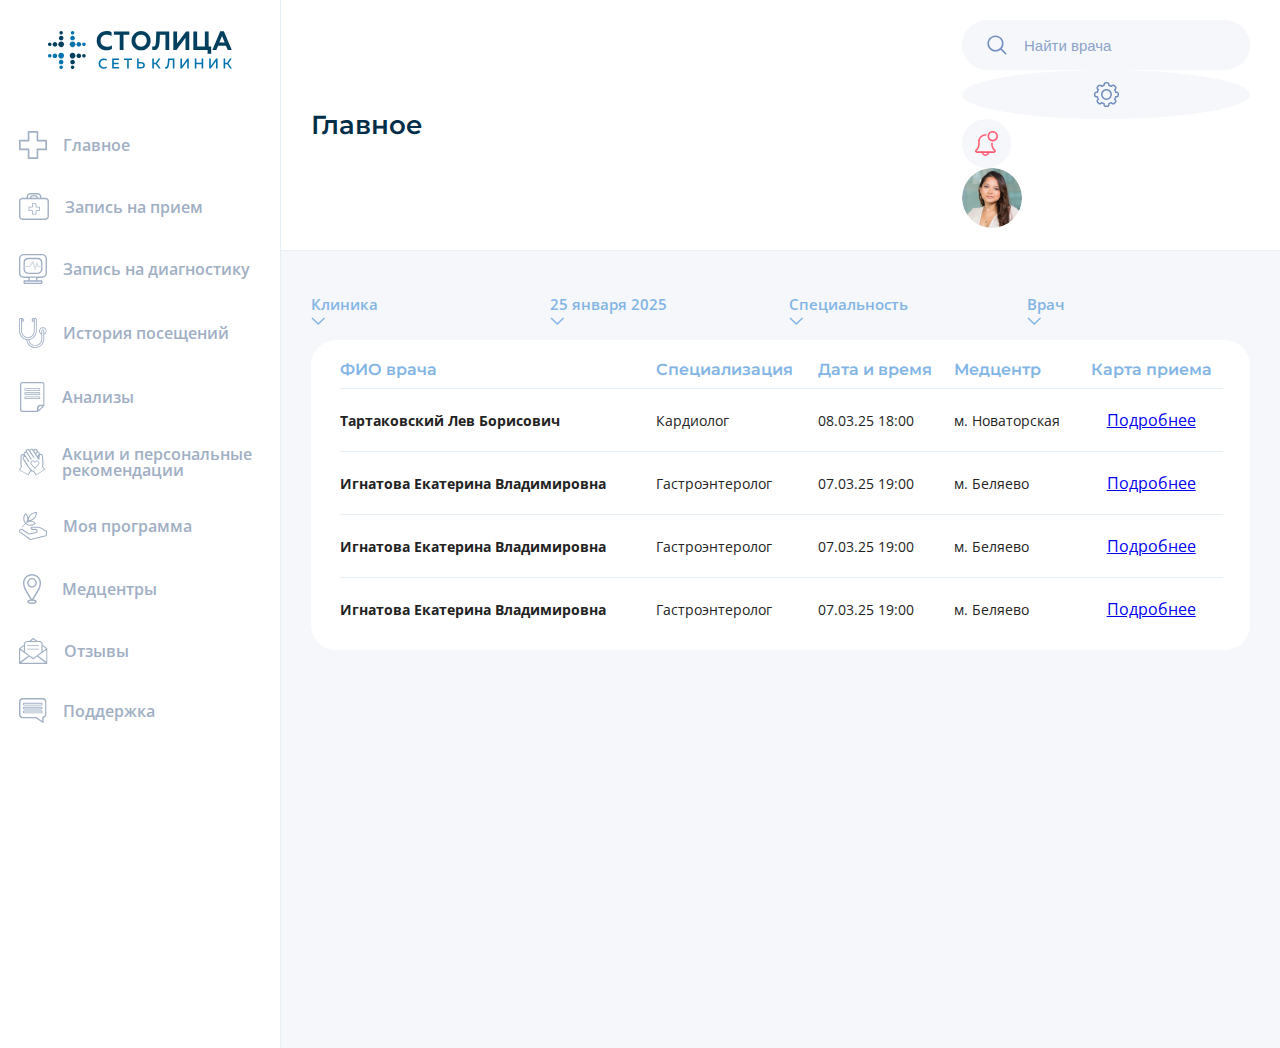
<file: appointment-booking.html>
<!DOCTYPE html>
<html lang="en">
<head>
    <meta charset="UTF-8">
    <meta name="viewport" content="width=device-width, initial-scale=1.0">
    <title>Document</title>
    <link rel="stylesheet" href="./style.css">
</head>
<body>
    <div class="dashboard-layout">
        <aside class="sidebar">
            <div class="logo">
                <a href="">
                    <img src="./images/logo.svg" alt="">
                </a>
            </div>
            <nav>
                <ul>
                    <li>
                        <a href="/">
                            <svg width="28" height="28" viewBox="0 0 28 28" fill="none" xmlns="http://www.w3.org/2000/svg">
                            <g clip-path="url(#clip0_2001_34)">
                                <path d="M0.821162 19.257H8.74296V27.1788C8.74296 27.6297 9.11328 28 9.56412 28H18.4359C18.8867 28 19.257 27.6297 19.257 27.1788V19.257H27.1788C27.6297 19.257 28 18.8867 28 18.4359V9.56412C28 9.11328 27.6297 8.74296 27.1788 8.74296H19.257V0.821162C19.257 0.370328 18.8867 0 18.4359 0H9.56412C9.11328 0 8.74296 0.370328 8.74296 0.821162V8.74296H0.821162C0.370328 8.74296 0 9.11328 0 9.56412V18.4359C0 18.8867 0.370328 19.257 0.821162 19.257ZM1.64232 10.3853H9.56412C10.015 10.3853 10.3853 10.015 10.3853 9.56412V1.64232H17.6147V9.56412C17.6147 10.015 17.985 10.3853 18.4359 10.3853H26.3577V17.6147H18.4359C17.985 17.6147 17.6147 17.985 17.6147 18.4359V26.3577H10.3853V18.4359C10.3853 17.985 10.015 17.6147 9.56412 17.6147H1.64232V10.3853Z" fill="#A0AFC4" />
                            </g>
                            <defs>
                                <clipPath id="clip0_2001_34">
                                <rect width="28" height="28" fill="white" />
                                </clipPath>
                            </defs>
                            </svg>
                            Главное
                        </a>
                    </li>
                    <li>
                        <a href="./appointment-booking.html">
                            <svg width="30" height="27" viewBox="0 0 30 27" fill="none" xmlns="http://www.w3.org/2000/svg">
                            <g clip-path="url(#clip0_31_328)">
                                <path d="M22.3162 4.77912V3.41755C22.3162 1.53177 20.553 0 18.3881 0H11.553C9.38808 0 7.62484 1.53177 7.62484 3.41755V4.77912H3.38354C1.52499 4.77912 0.00683594 6.29728 0.00683594 8.15582V23.6233C0.00683594 25.4887 1.52499 27 3.38354 27H26.5575C28.4229 27 29.9342 25.4887 29.9342 23.6233V8.15582C29.9342 6.29047 28.4161 4.77912 26.5575 4.77912H22.3162ZM28.5386 23.6233C28.5386 24.7194 27.6468 25.6112 26.5507 25.6112H3.37673C2.28066 25.6112 1.38883 24.7194 1.38883 23.6233V8.15582C1.38883 7.05976 2.28066 6.16793 3.37673 6.16793H26.5507C27.6468 6.16793 28.5386 7.05976 28.5386 8.15582V23.6233ZM11.5462 1.3888H18.3813C19.7837 1.3888 20.9206 2.30106 20.9206 3.41755V4.77912H18.8919V4.19365C18.8919 3.08396 17.8775 2.17852 16.6248 2.17852H13.3026C12.05 2.17852 11.0356 3.08396 11.0356 4.19365V4.77912H9.00684V3.41755C9.00684 2.30106 10.1437 1.3888 11.5462 1.3888ZM17.5031 4.77912H12.4312V4.19365C12.4312 3.85325 12.8329 3.56732 13.3094 3.56732H16.6316C17.1082 3.56732 17.5099 3.85325 17.5099 4.19365V4.77912H17.5031Z" fill="#A0AFC4" />
                                <path d="M20.4985 13.6975H17.4281V10.6272C17.4281 10.3957 17.2443 10.2119 17.0128 10.2119H13.4727C13.2413 10.2119 13.0575 10.3957 13.0575 10.6272V13.6975H9.98712C9.75565 13.6975 9.57184 13.8814 9.57184 14.1128V17.6529C9.57184 17.8844 9.75565 18.0682 9.98712 18.0682H13.0575V21.1385C13.0575 21.37 13.2413 21.5538 13.4727 21.5538H17.0128C17.2443 21.5538 17.4281 21.37 17.4281 21.1385V18.0682H20.4985C20.7299 18.0682 20.9137 17.8844 20.9137 17.6529V14.1128C20.9137 13.8814 20.7299 13.6975 20.4985 13.6975ZM20.0832 17.2376H17.0128C16.7814 17.2376 16.5976 17.4214 16.5976 17.6529V20.7233H13.888V17.6529C13.888 17.4214 13.7042 17.2376 13.4727 17.2376H10.4024V14.5349H13.4727C13.7042 14.5349 13.888 14.3511 13.888 14.1196V11.0493H16.5976V14.1196C16.5976 14.3511 16.7814 14.5349 17.0128 14.5349H20.0832V17.2376Z" fill="#A0AFC4" />
                            </g>
                            <defs>
                                <clipPath id="clip0_31_328">
                                <rect width="29.9342" height="27" fill="white" />
                                </clipPath>
                            </defs>
                            </svg>
                            Запись на прием
                        </a>
                    </li>
                    <li>
                        <a href="./sign-up-for-diagnostics.html">
                            <svg width="28" height="30" viewBox="0 0 28 30" fill="none" xmlns="http://www.w3.org/2000/svg">
                            <g clip-path="url(#clip0_31_371)">
                                <path d="M4.69926 23.8793H9.45045V26.3587H5.17958C4.8161 26.3587 4.51752 26.6573 4.51752 27.0208V29.3379C4.51752 29.7014 4.8161 30 5.17958 30H22.7369C23.1004 30 23.399 29.7014 23.399 29.3379V27.0208C23.399 26.6573 23.1004 26.3587 22.7369 26.3587H18.466V23.8793H23.2172C25.807 23.8793 27.9165 21.7698 27.9165 19.18V4.69926C27.9165 2.10948 25.807 0 23.2172 0H4.69926C2.10948 0 0 2.10948 0 4.69926V19.1735C0 21.7633 2.10948 23.8728 4.69926 23.8728V23.8793ZM1.3241 4.69926C1.3241 2.83643 2.83643 1.3241 4.69926 1.3241H23.2172C25.0801 1.3241 26.5924 2.83643 26.5924 4.69926V19.1735C26.5924 21.0363 25.0801 22.5487 23.2172 22.5487H4.69926C2.83643 22.5487 1.3241 21.0363 1.3241 19.1735V4.69926ZM22.0814 28.6759H5.84163V27.6828H22.0749V28.6759H22.0814ZM10.7746 26.3522V23.8728H17.1484V26.3522H10.7746Z" fill="#A0AFC4" />
                                <path d="M4.51754 12.8382V15.3436C4.51754 17.9334 6.62701 20.0429 9.2168 20.0429H18.6997C21.2895 20.0429 23.399 17.9334 23.399 15.3436V12.8836C23.5547 12.7928 23.6651 12.624 23.6651 12.4293C23.6651 12.2346 23.5547 12.0658 23.399 11.9749V8.52837C23.399 5.93858 21.2895 3.8291 18.6997 3.8291H9.2168C6.62701 3.8291 4.51754 5.93858 4.51754 8.52837V12.0204C4.4007 12.1177 4.32281 12.267 4.32281 12.4293C4.32281 12.5915 4.4007 12.7408 4.51754 12.8382ZM9.2168 5.1532H18.6997C20.5625 5.1532 22.0749 6.66554 22.0749 8.52837V11.897H19.5565L18.6608 8.83992C18.5959 8.61924 18.3946 8.46346 18.1675 8.46346C17.9403 8.45048 17.7261 8.59976 17.6547 8.82045L16.0255 13.5716L14.325 7.28864C14.2666 7.08094 14.0978 6.93165 13.8901 6.8992C13.6759 6.86675 13.4747 6.9706 13.3644 7.15234L10.5214 11.8905H5.84813V8.52187C5.84813 6.65905 7.36046 5.14671 9.22329 5.14671L9.2168 5.1532ZM18.7062 18.7188H9.22329C7.36046 18.7188 5.84813 17.2064 5.84813 15.3436V12.9615H10.82C11.0082 12.9615 11.177 12.8642 11.2744 12.7019L13.6305 8.77501L15.4544 15.5253C15.5128 15.7525 15.714 15.9083 15.9477 15.9148H15.9671C16.1943 15.9148 16.3955 15.772 16.4669 15.5578L18.1155 10.7417L18.6543 12.5786C18.7192 12.7992 18.9269 12.9615 19.1605 12.9615H22.0749V15.3436C22.0749 17.2064 20.5625 18.7188 18.6997 18.7188H18.7062ZM23.1393 12.6954H19.1605C19.0437 12.6954 18.9399 12.6175 18.9074 12.5072L18.135 9.87194L16.2138 15.4734C16.1748 15.5838 16.0775 15.6552 15.9606 15.6552C15.8373 15.6552 15.7335 15.5708 15.7075 15.4604L13.7149 8.11296L11.0407 12.5786C10.9953 12.6564 10.9044 12.7084 10.8135 12.7084H4.84856C4.69928 12.7084 4.58244 12.5915 4.58244 12.4423C4.58244 12.293 4.69928 12.1761 4.84856 12.1761H10.6642L13.585 7.30811C13.637 7.21725 13.7408 7.16532 13.8512 7.18479C13.955 7.19777 14.0459 7.27566 14.0718 7.37951L15.9996 14.4933L17.9078 8.9243C17.9468 8.81396 18.0571 8.74256 18.1675 8.74256C18.2843 8.74256 18.3817 8.82045 18.4141 8.93079L19.3682 12.1761H23.1458C23.2951 12.1761 23.412 12.293 23.412 12.4423C23.412 12.5915 23.2951 12.7084 23.1458 12.7084L23.1393 12.6954Z" fill="#A0AFC4" />
                            </g>
                            <defs>
                                <clipPath id="clip0_31_371">
                                <rect width="27.923" height="30" fill="white" />
                                </clipPath>
                            </defs>
                            </svg>
                            Запись на диагностику
                        </a>
                    </li>
                    <li>
                        <a href="./visit-history.html">
                            <svg width="28" height="30" viewBox="0 0 28 30" fill="none" xmlns="http://www.w3.org/2000/svg">
                            <g clip-path="url(#clip0_31_359)">
                                <path d="M7.4807 21.9228C7.89474 26.4421 11.7053 30 16.3368 30C21.2421 30 25.2281 26.014 25.2281 21.1088V16.4632C26.6456 15.9088 27.6561 14.5333 27.6561 12.9263C27.6561 10.8351 25.9509 9.12982 23.8596 9.12982C21.7684 9.12982 20.0632 10.8351 20.0632 12.9263C20.0632 14.4912 21.0105 15.8316 22.3649 16.414V21.1018C22.3649 24.4211 19.6632 27.1298 16.3368 27.1298C13.2842 27.1298 10.7649 24.8491 10.3719 21.9018C14.7298 21.193 17.7544 17.3684 17.7544 12.2877V1.43158C17.7544 0.638596 17.1088 0 16.3228 0C15.993 0 15.6982 0.112281 15.4597 0.294737C15.186 0.140351 14.8702 0.0491228 14.5333 0.0491228C13.4947 0.0491228 12.6526 0.891228 12.6526 1.92982C12.6526 2.96842 13.4947 3.81053 14.5333 3.81053C14.6596 3.81053 14.7789 3.79649 14.8982 3.77544V12.2877C14.8982 16.3298 12.4281 19.1579 8.89123 19.1579C5.35439 19.1579 2.88421 16.3298 2.88421 12.2877V3.80351C2.94035 3.80351 2.98947 3.81053 3.04561 3.81053C4.08421 3.81053 4.92632 2.96842 4.92632 1.92982C4.92632 0.891228 4.06316 0.0491228 3.03158 0.0491228C2.74386 0.0491228 2.46316 0.119298 2.21754 0.238596C1.99298 0.0912281 1.7193 0 1.43158 0C0.645614 0 0 0.645614 0 1.43158V12.2877C0 17.4035 3.07368 21.2491 7.4807 21.9158V21.9228ZM0.85614 1.43158C0.85614 1.11579 1.11579 0.85614 1.43158 0.85614C1.74737 0.85614 2.00702 1.11579 2.00702 1.43158V12.2877C2.00702 16.8421 4.83509 20.014 8.87719 20.014C12.9193 20.014 15.7474 16.8351 15.7474 12.2877V1.43158C15.7474 1.11579 16.007 0.85614 16.3228 0.85614C16.6386 0.85614 16.8982 1.11579 16.8982 1.43158V12.2877C16.8982 17.4316 13.5298 21.1649 8.88421 21.1649C4.2386 21.1649 0.85614 17.4316 0.85614 12.2877V1.43158ZM3.7614 1.92982C3.7614 2.33684 3.43158 2.66667 3.02456 2.66667C2.96842 2.66667 2.91228 2.65965 2.86316 2.64561V1.43158C2.86316 1.3614 2.84912 1.29123 2.84211 1.22105C2.89825 1.20702 2.9614 1.19298 3.02456 1.19298C3.43158 1.19298 3.7614 1.52281 3.7614 1.92982ZM13.7895 1.92982C13.7895 1.52281 14.1193 1.19298 14.5263 1.19298C14.6667 1.19298 14.793 1.23509 14.8982 1.29825C14.8982 1.34035 14.8842 1.38246 14.8842 1.43158V2.56842C14.7789 2.63158 14.6526 2.66667 14.5193 2.66667C14.1123 2.66667 13.7825 2.33684 13.7825 1.92982H13.7895ZM23.2211 21.1018V12.9053C23.2211 12.5895 23.4807 12.3298 23.7965 12.3298C24.1123 12.3298 24.3719 12.5895 24.3719 12.9053V21.1018C24.3719 25.5298 20.7719 29.1368 16.3368 29.1368C12.2105 29.1368 8.80702 26.014 8.35789 22.007C8.53333 22.014 8.70175 22.0211 8.87719 22.0211C9.09474 22.0211 9.30526 22.014 9.50877 22C9.95088 25.3754 12.8421 27.993 16.3368 27.993C20.1333 27.993 23.2211 24.9053 23.2211 21.1088V21.1018ZM23.8526 9.98596C25.4737 9.98596 26.793 11.3053 26.793 12.9263C26.793 14.0491 26.1544 15.0316 25.2281 15.5228V12.9053C25.2281 12.1123 24.5825 11.4737 23.7965 11.4737C23.0105 11.4737 22.3649 12.1193 22.3649 12.9053V15.4456C21.5018 14.9333 20.9263 13.993 20.9263 12.9193C20.9263 11.2982 22.2456 9.97895 23.8667 9.97895L23.8526 9.98596Z" fill="#A0AFC4" />
                            </g>
                            <defs>
                                <clipPath id="clip0_31_359">
                                <rect width="27.6491" height="30" fill="white" />
                                </clipPath>
                            </defs>
                            </svg>
                            История посещений
                        </a>
                    </li>
                    <li>
                        <a href="./tests.html">
                            <svg width="25" height="30" viewBox="0 0 25 30" fill="none" xmlns="http://www.w3.org/2000/svg">
                            <g clip-path="url(#clip0_31_344)">
                                <path d="M18.0029 29.842C18.1394 29.842 18.283 29.7917 18.3836 29.6911L24.3606 24.0374C24.4756 23.9296 24.533 23.7859 24.533 23.6351C24.5905 23.5345 24.6264 23.4195 24.6264 23.2974V2.36351C24.6264 1.05603 23.5704 0 22.2629 0H2.36351C1.05603 0 0 1.06322 0 2.36351V27.6293C0 28.9368 1.05603 29.9928 2.36351 29.9928H17.5862C17.7443 29.9928 17.8879 29.9353 18.0029 29.8348V29.842ZM18.556 27.9885V25.819C18.556 24.921 19.2816 24.1954 20.1796 24.1954H22.579L18.5632 27.9957L18.556 27.9885ZM16.9253 28.6853H2.36351C1.78161 28.6853 1.31466 28.2112 1.31466 27.6293V2.36351C1.31466 1.78161 1.78879 1.30747 2.36351 1.30747H22.2701C22.852 1.30747 23.319 1.78161 23.319 2.36351V22.6437H20.2586C18.4195 22.6437 16.9253 24.1451 16.9253 25.9842V28.6853Z" fill="#A0AFC4" />
                                <path d="M5.10057 8.7288H19.533C19.8922 8.7288 20.1868 8.43426 20.1868 8.07506V6.8969C20.1868 6.5377 19.8922 6.24316 19.533 6.24316H5.10057C4.74138 6.24316 4.44684 6.5377 4.44684 6.8969V8.07506C4.44684 8.43426 4.74138 8.7288 5.10057 8.7288ZM5.22988 7.03339H19.3966V7.94575H5.22988V7.03339Z" fill="#A0AFC4" />
                                <path d="M5.10057 12.845H19.533C19.8922 12.845 20.1868 12.5505 20.1868 12.1913V11.0131C20.1868 10.6539 19.8922 10.3594 19.533 10.3594H5.10057C4.74138 10.3594 4.44684 10.6539 4.44684 11.0131V12.1913C4.44684 12.5505 4.74138 12.845 5.10057 12.845ZM5.22988 11.1496H19.3966V12.062H5.22988V11.1496Z" fill="#A0AFC4" />
                                <path d="M20.1868 16.3075V15.1293C20.1868 14.7629 19.8922 14.4756 19.533 14.4756H5.10057C4.74138 14.4756 4.44684 14.7701 4.44684 15.1293V16.3075C4.44684 16.6667 4.74138 16.9612 5.10057 16.9612H19.533C19.8922 16.9612 20.1868 16.6667 20.1868 16.3075ZM19.3966 16.1782H5.22988V15.2658H19.3966V16.1782Z" fill="#A0AFC4" />
                            </g>
                            <defs>
                                <clipPath id="clip0_31_344">
                                <rect width="24.6336" height="30" fill="white" />
                                </clipPath>
                            </defs>
                            </svg>
                            Анализы
                        </a>
                    </li>
                    <li>
                        <a href="./personal-recommendations.html">
                            <svg width="28" height="28" viewBox="0 0 28 28" fill="none" xmlns="http://www.w3.org/2000/svg">
                            <g clip-path="url(#clip0_31_316)">
                                <path d="M24.9301 18.4588C25.4539 16.9935 25.4473 15.442 25.3677 13.9037C25.2617 11.8483 25.0893 9.79953 24.9036 7.75075C24.7843 6.44457 23.8361 5.5561 22.6626 5.5561C22.2382 5.5561 21.8338 5.68208 21.489 5.89425C21.9001 4.44883 21.3564 3.54047 19.4004 2.84428C19.3938 2.84428 19.3872 2.83102 19.3872 2.82439C19.4269 1.7768 19.175 1.13365 18.2401 0.603222C17.292 0.0595326 16.3704 -0.00677099 15.5283 1.07398C15.5283 1.08061 15.3029 1.35908 15.2962 1.35245C15.1703 0.76235 14.6796 0.39105 14.2884 0.218661C13.6254 -0.0730745 13.0154 -0.0730746 12.4717 0.212031C12.2993 0.251813 12.1269 0.318117 11.9545 0.404311C11.57 0.589961 11.0926 0.981152 10.9865 1.57788C10.9865 1.59115 10.7544 1.3193 10.7478 1.30604C9.86597 0.258443 8.94435 0.357899 8.0161 0.94137C7.10774 1.51158 6.87568 2.16136 6.95525 3.20895C6.95525 3.21558 6.95525 3.22884 6.94198 3.22884C5.16505 3.94492 4.59484 4.79361 4.88657 6.04011C4.55506 5.86773 4.17713 5.7749 3.78593 5.79479C2.61236 5.8412 1.69737 6.76945 1.63107 8.07563C1.52498 10.131 1.43216 12.1865 1.40564 14.2419C1.38574 15.7801 1.43879 17.325 2.02226 18.7704L0 22.1386L9.76652 27.9999L11.9877 24.3001C12.4916 24.1675 12.9822 23.962 13.4596 23.6968C14.0232 24.0084 14.6 24.2404 15.1901 24.3731L17.5506 27.9866L27.0784 21.7474L24.9301 18.4654V18.4588ZM18.3528 4.89306C18.8103 4.13057 19.2877 3.92503 19.8844 4.2234C20.5143 4.53502 20.6867 5.0323 20.2491 5.82794C19.8844 6.49761 19.5065 7.15402 19.122 7.81042C18.6843 7.14075 18.2467 6.47109 17.8025 5.79479C17.9815 5.4898 18.1672 5.19143 18.3462 4.88643L18.3528 4.89306ZM20.269 8.47346C20.2491 8.72541 20.2292 9.00388 20.2027 9.32877C20.2027 9.34866 20.1762 9.35529 20.1629 9.34203C20.0303 9.15638 19.9309 9.02378 19.838 8.90443C19.964 8.73204 20.1032 8.57954 20.269 8.48009V8.47346ZM16.0521 2.22103C16.4632 1.5381 16.9605 1.3193 17.4975 1.5381C18.2202 1.83647 18.4059 2.51276 17.9484 3.28189C17.6633 3.75927 17.3782 4.23666 17.0931 4.70741C16.6555 4.03775 16.2112 3.36145 15.767 2.69178C15.8598 2.53266 15.9526 2.38016 16.0521 2.22103ZM12.1932 22.9939C11.9678 23.0735 11.7424 23.1398 11.497 23.1929L10.8672 24.2471L10.7147 24.499L9.24272 26.9456L1.17357 22.1055L2.53943 19.8313L2.73171 19.5196L3.22235 18.7041C3.13616 18.5184 3.05659 18.3262 2.99029 18.1273C2.91736 17.9151 2.85768 17.6963 2.81127 17.4709C2.71845 17.0332 2.6654 16.5824 2.65877 16.1183C2.63225 13.4727 2.71182 10.8272 2.77149 8.18835C2.79138 7.46564 3.24888 6.99489 3.81246 6.96173C4.30973 6.93521 4.71418 7.20043 4.91309 7.68444C4.76723 7.76401 4.62799 7.86346 4.46223 8.05574C3.64007 8.97736 3.55387 10.3432 4.21028 11.3908C6.12645 14.4408 8.08241 17.4642 10.0715 20.4611C10.4627 21.0446 10.8937 21.6016 11.3843 22.0988C11.696 22.4105 12.0076 22.6956 12.3258 22.9475C12.2794 22.9674 12.233 22.9873 12.1866 23.0006L12.1932 22.9939ZM16.4698 24.5189L16.3107 24.2736L15.641 23.2459C15.4023 23.2061 15.1636 23.1464 14.9382 23.0801C14.6597 22.9939 14.3945 22.8879 14.1426 22.7685C13.0021 22.2182 12.0805 21.3098 11.3114 20.1959C10.2704 18.6842 9.29576 17.1327 8.28795 15.5945C7.23372 13.9833 6.17286 12.3721 5.1319 10.7543C4.95288 10.4758 4.66114 10.0714 4.72081 9.58736C4.76723 9.23595 4.95288 9.03041 5.21809 8.84476C5.45678 8.679 5.96732 8.71215 6.25906 8.85802C6.57731 9.01715 6.81601 9.37519 7.02818 9.68681C7.52546 10.4228 8.00284 11.172 8.49349 11.9146C8.73218 12.2793 8.97087 12.6373 9.2162 12.9954C9.47478 13.3799 9.96543 14.4341 10.5555 14.0231C11.0926 13.6451 10.3831 12.7898 10.1577 12.445C9.91901 12.087 9.68032 11.7223 9.44826 11.3577C8.36751 9.66029 7.26024 7.97618 6.21928 6.25229C5.74852 5.4699 5.90102 4.966 6.52427 4.62785C7.10774 4.30959 7.59176 4.49524 8.08241 5.23784C9.3488 7.17391 10.6152 9.10334 11.8816 11.0394C12.0606 11.3112 12.1667 11.5367 12.4982 11.6494C12.7435 11.729 12.9889 11.6892 13.0817 11.4372C13.2408 11.0129 13.1148 10.7875 12.8894 10.4427C11.3976 8.16846 9.90575 5.89425 8.42055 3.6134C7.93654 2.86417 8.08904 2.17462 8.80511 1.85636C9.33554 1.61104 9.83945 1.81658 10.2771 2.47961C11.7954 4.79361 13.3071 7.10097 14.8188 9.4216C15.0642 9.79953 15.3625 10.1178 15.8001 9.80616C16.2179 9.51442 15.9792 9.12986 15.7604 8.79171C14.5868 7.01478 13.4265 5.23121 12.2595 3.44102C12.107 3.20232 11.9479 2.957 11.8683 2.68515C11.6827 2.08179 12.1004 1.45191 12.717 1.34582C13.3535 1.23311 13.6652 1.61104 13.9569 2.06853C15.9394 5.10523 17.9152 8.14194 19.9242 11.1654C20.1099 11.4439 20.5011 11.7687 20.7862 11.7621C21.3166 11.7489 21.2636 11.1985 21.2967 10.8007C21.3829 9.83268 21.4227 8.85802 21.5221 7.88998C21.6017 7.14075 22.0658 6.70978 22.6891 6.71641C23.2527 6.72304 23.73 7.18054 23.7765 7.90325C23.9422 10.5421 24.1279 13.181 24.2008 15.8265C24.2141 16.2906 24.1809 16.7481 24.1013 17.1857C24.0616 17.4112 24.0085 17.63 23.9489 17.8488C23.8892 18.0477 23.8229 18.24 23.7433 18.4323L24.2605 19.2279L24.4594 19.5329L25.9114 21.7474L18.0346 26.8992L16.4698 24.5123V24.5189Z" fill="#A0AFC4" />
                                <path d="M18.6512 12.3789C17.7892 12.3789 17.0002 12.8497 16.5427 13.6122C16.0852 12.8563 15.2896 12.3789 14.4343 12.3789C13.3867 12.3789 12.4452 13.0817 12.0871 14.1293C11.9877 14.4277 11.9346 14.7261 11.9346 15.031C11.9346 15.336 11.981 15.6278 12.0739 15.9063C12.0871 15.9394 12.0938 15.9659 12.107 15.9925L12.4916 15.8134L12.107 15.9991C12.107 15.9991 12.1203 16.019 12.1269 16.0389C12.233 16.3173 12.3722 16.5627 12.538 16.7682C12.6176 16.8677 12.7104 16.9605 12.8032 17.0533L16.5494 21.0249L20.4281 16.9141C20.6867 16.6422 20.8856 16.3041 21.005 15.9394C21.1044 15.6543 21.1508 15.3493 21.1508 15.0443C21.1508 13.579 20.0303 12.3922 18.6512 12.3922V12.3789ZM20.1961 15.6543C20.1099 15.8996 19.9773 16.1317 19.7916 16.324L16.5494 19.7585L13.4132 16.4367L13.3933 16.4168C13.327 16.3571 13.2607 16.2842 13.2077 16.2179C13.1016 16.0853 13.0021 15.9129 12.9292 15.7272C12.9159 15.6941 12.9027 15.6609 12.8828 15.6278C12.8231 15.4355 12.7899 15.2366 12.7899 15.0377C12.7899 14.8388 12.8231 14.62 12.896 14.4078C13.1347 13.705 13.7513 13.2342 14.4343 13.2342C15.0708 13.2342 15.6543 13.6453 15.9261 14.2818C16.0322 14.5271 16.2709 14.6863 16.5427 14.6863C16.8146 14.6863 17.0533 14.5271 17.1594 14.2818C17.4312 13.6453 18.0147 13.2342 18.6512 13.2342C19.5595 13.2342 20.2955 14.0431 20.2955 15.031C20.2955 15.2432 20.2624 15.4554 20.1961 15.6543Z" fill="#A0AFC4" />
                            </g>
                            <defs>
                                <clipPath id="clip0_31_316">
                                <rect width="27.0784" height="28" fill="white" />
                                </clipPath>
                            </defs>
                            </svg>
                            Акции и персональные рекомендации
                        </a>
                    </li>
                    <li>
                        <a href="./my-program.html">
                            <svg width="28" height="28" viewBox="0 0 28 28" fill="none" xmlns="http://www.w3.org/2000/svg">
                            <g clip-path="url(#clip0_31_305)">
                                <path d="M27.8396 18.4737C27.7422 18.3362 27.5818 18.256 27.4157 18.256C25.9836 18.256 25.0155 17.54 23.8928 16.7037C23.6522 16.5261 23.4059 16.3428 23.1538 16.1652C22.1285 15.4492 20.8339 14.7217 18.9779 14.7217C18.1931 14.7217 17.5573 14.7274 17.0417 14.7446H13.0892C12.2242 14.7446 11.5196 15.4492 11.5196 16.3142C11.5196 17.1791 12.2242 17.8837 13.0892 17.8837H16.7496C17.2422 17.9811 17.5916 18.4107 17.5916 18.9148C17.5916 19.2757 17.4026 19.6079 17.0933 19.797C16.8928 19.8485 16.383 19.986 15.7299 20.1578C15.2659 20.2724 14.7905 20.3984 14.338 20.5245L14.2406 20.5474C11.7029 21.2176 10.8494 21.441 10.6031 21.4983C10.4885 21.4983 10.3854 21.4983 10.3052 21.4868L4.55973 17.7634L3.51145 17.0073C3.51145 17.0073 3.47135 16.9786 3.44844 16.9672C3.39688 16.9328 3.3396 16.9042 3.28232 16.8755C3.16775 16.8182 3.06464 16.7724 2.95007 16.738C2.86988 16.7151 2.77822 16.6922 2.67511 16.675C2.41734 16.6349 2.20539 16.6464 1.98772 16.6865C0.85351 16.8011 -0.0057373 17.7348 -0.0057373 18.8804C-0.0057373 19.4647 0.223395 20.0089 0.635834 20.4271C0.64729 20.4385 0.653019 20.4443 0.664475 20.4557C0.81914 20.6047 0.985261 20.725 1.16284 20.8223L10.6948 27.7307C10.7406 27.765 10.7921 27.788 10.8437 27.8051L10.9239 27.8338C10.9239 27.8338 10.9411 27.8395 10.9468 27.8452C11.2332 27.9426 11.5024 27.9885 11.7717 27.9885C11.9321 27.9885 12.0982 27.9713 12.2643 27.9369C12.2758 27.9369 12.2872 27.9369 12.2987 27.9312L12.3388 27.9197C18.3764 26.3845 22.707 25.2904 24.8494 24.7634C24.8723 24.7634 24.8895 24.752 24.9067 24.7462L25.0957 24.6775C26.1383 24.4197 26.9345 24.2822 27.4042 24.2822C27.6907 24.2822 27.9255 24.0474 27.9255 23.7552V23.4058C27.9255 23.3714 27.9312 23.3428 27.9312 23.3084V18.8575C27.9484 18.72 27.9141 18.5768 27.8339 18.4565L27.8396 18.4737ZM26.883 23.2741C26.3502 23.3313 25.6571 23.4688 24.815 23.6808C24.7979 23.6808 24.7692 23.6922 24.752 23.6979L24.5745 23.7667C22.4149 24.2994 18.1015 25.3878 12.081 26.9173H12.0524C11.8003 26.9688 11.5769 26.9574 11.302 26.8657L1.75286 19.9631C1.75286 19.9631 1.70703 19.9344 1.68412 19.923C1.58673 19.8714 1.49508 19.8027 1.40343 19.7225C1.40343 19.7225 1.39197 19.711 1.38624 19.7053C1.16284 19.4876 1.04254 19.1955 1.04254 18.8919C1.04254 18.2904 1.50081 17.7921 2.10801 17.7405C2.13092 17.7405 2.14811 17.7405 2.17102 17.729C2.27413 17.7061 2.37724 17.7004 2.51472 17.7233C2.56055 17.729 2.6121 17.7405 2.6522 17.752C2.70376 17.7691 2.75531 17.7921 2.81832 17.8207C2.85269 17.8379 2.88706 17.8551 2.9157 17.878C2.92143 17.878 2.92716 17.8894 2.93862 17.8894L3.95826 18.6284C3.95826 18.6284 3.97544 18.6398 3.98117 18.6456L9.82405 22.432C9.86988 22.4664 9.92716 22.4893 9.98444 22.5007C10.1907 22.5523 10.4313 22.5695 10.7119 22.5523C10.7406 22.5523 10.775 22.5466 10.8036 22.5408C11.0671 22.4778 12.3159 22.1513 14.5155 21.5727L14.6244 21.5441C15.0769 21.4124 15.5352 21.2921 15.9992 21.1775C16.7553 20.977 17.3281 20.8281 17.4427 20.7937C17.4828 20.7822 17.5229 20.7651 17.5573 20.7479C18.2275 20.3755 18.6457 19.6767 18.6457 18.9205C18.6457 17.8894 17.9067 17.0187 16.8871 16.8526C16.8584 16.8526 16.8298 16.8469 16.8011 16.8469H13.0892C12.8028 16.8469 12.5679 16.612 12.5679 16.3256C12.5679 16.0392 12.8028 15.8043 13.0892 15.8043H17.0532C17.5687 15.7871 18.1988 15.7814 18.9722 15.7814C20.5303 15.7814 21.6129 16.3829 22.5524 17.0359C22.7929 17.2078 23.0335 17.3796 23.2684 17.5572C24.311 18.3305 25.3879 19.1325 26.883 19.2871V23.2511C26.883 23.2511 26.883 23.2741 26.883 23.2798V23.2741Z" fill="#A0AFC4" />
                                <path d="M18.0041 0.538462V0.50982C17.9984 0.234861 17.7807 0.0171849 17.5057 0H17.4771C17.4771 0 17.4599 0 17.4485 0C13.7881 0 10.5802 2.23404 9.23978 5.51064C8.99919 4.07283 8.32897 2.69804 7.22914 1.5982C7.18904 1.5581 7.15467 1.52946 7.11457 1.49509C7.09739 1.4779 7.0802 1.46645 7.06302 1.44926C6.86825 1.26596 6.55893 1.26596 6.35843 1.43781C6.34698 1.44926 6.33552 1.45499 6.32406 1.46645C3.62603 4.16448 3.50573 8.50655 6.04911 11.3592L6.06629 11.3822L2.88135 14.5671L3.42554 15.1113L6.61048 11.9263L6.63339 11.9435C8.00246 13.1637 9.72095 13.7709 11.4337 13.7709C13.2782 13.7709 15.1228 13.0663 16.5205 11.6686C16.5205 11.6686 16.5434 11.6457 16.5434 11.6399C16.7267 11.4452 16.721 11.1244 16.5434 10.9182C16.5376 10.9067 16.5262 10.901 16.5205 10.8895C15.3462 9.70949 13.8453 9.02209 12.2872 8.83306C15.644 7.5671 17.9926 4.34206 17.9926 0.532733L18.0041 0.538462ZM15.4092 11.2848C13.0949 13.2381 9.64649 13.2209 7.3437 11.1645C7.32079 11.1416 7.29215 11.1187 7.26924 11.1015C7.25205 11.09 7.23487 11.0728 7.22341 11.0614C7.19477 11.0385 7.17186 11.0098 7.14321 10.9869C7.1203 10.9697 7.10312 10.9525 7.06302 10.9124C7.01146 10.8609 6.96564 10.8093 6.91981 10.752L6.83961 10.6604C4.78315 8.35188 4.76596 4.89771 6.73077 2.58347C8.62112 4.69149 8.83879 7.83633 7.21195 10.1907C7.06875 10.3969 7.09166 10.6776 7.27496 10.8609C7.45254 11.0385 7.73323 11.0671 7.94518 10.9239C10.2537 9.33142 13.3183 9.509 15.4149 11.2848H15.4092ZM9.64649 8.35188C9.6694 8.05974 9.70377 7.76187 9.76105 7.45254C10.4084 3.90671 13.3871 1.2946 16.9386 1.06547C16.6866 4.98936 13.5933 8.09984 9.64076 8.35188H9.64649Z" fill="#A0AFC4" />
                            </g>
                            <defs>
                                <clipPath id="clip0_31_305">
                                <rect width="27.937" height="28" fill="white" />
                                </clipPath>
                            </defs>
                            </svg>
                            Моя программа
                        </a>
                    </li>
                    <li>
                        <a href="./medical-centers.html">
                            <svg width="19" height="30" viewBox="0 0 19 30" fill="none" xmlns="http://www.w3.org/2000/svg">
                            <g clip-path="url(#clip0_31_282)">
                                <path d="M17.7747 11.144C17.943 10.4446 18.0272 9.73236 18.0272 9.0136C18.0272 4.04705 13.9866 0 9.0136 0C4.04058 0 0 4.04705 0 9.0136C0 9.73236 0.0841787 10.4446 0.252536 11.144C0.492122 12.6074 0.822361 13.7859 1.23678 14.6536C2.12389 16.512 5.84718 22.657 7.56313 25.4543C5.25146 25.7522 4.17656 26.7429 4.17656 27.6818C4.17656 28.7956 5.69178 30 9.0136 30C12.3354 30 13.8506 28.7956 13.8506 27.6818C13.8506 26.7429 12.7757 25.7522 10.4641 25.4543C12.1735 22.657 15.9033 16.512 16.7904 14.6536C17.2048 13.7859 17.5351 12.6074 17.7747 11.144ZM12.4584 27.6818C12.3678 27.9473 11.2022 28.6078 9.0136 28.6078C6.82495 28.6078 5.63997 27.9279 5.56875 27.6883C5.6335 27.4552 6.57889 26.8919 8.37902 26.7753C8.39845 26.8077 8.41787 26.8336 8.42435 26.8465C8.55385 27.0537 8.77401 27.1768 9.02007 27.1768C9.26613 27.1768 9.48629 27.0537 9.60932 26.8465C9.6158 26.8336 9.63522 26.8077 9.65465 26.7753C11.4289 26.8854 12.3743 27.4423 12.4584 27.6818ZM16.4148 10.8396C16.4148 10.8396 16.4084 10.8785 16.4019 10.8914C16.1817 12.2189 15.8839 13.3132 15.5277 14.0514C14.6341 15.9292 10.5547 22.6311 9.00712 25.15C7.466 22.6311 3.3801 15.9292 2.48651 14.0514C2.13684 13.3132 1.83251 12.2189 1.61235 10.8914C1.61235 10.872 1.61235 10.8526 1.5994 10.8396C1.45046 10.2439 1.37924 9.62875 1.37924 9.0136C1.39219 4.81114 4.81114 1.39219 9.0136 1.39219C13.2161 1.39219 16.635 4.81114 16.635 9.0136C16.635 9.62875 16.5573 10.2439 16.4148 10.8396Z" fill="#A0AFC4" />
                                <path d="M9.01361 3.94336C6.3458 3.94336 4.17657 6.11258 4.17657 8.7804C4.17657 11.4482 6.3458 13.6174 9.01361 13.6174C11.6814 13.6174 13.8507 11.4482 13.8507 8.7804C13.8507 6.11258 11.6814 3.94336 9.01361 3.94336ZM9.01361 12.2317C7.11635 12.2317 5.56876 10.6841 5.56876 8.78687C5.56876 6.88961 7.11635 5.34202 9.01361 5.34202C10.9109 5.34202 12.4585 6.88961 12.4585 8.78687C12.4585 10.6841 10.9109 12.2317 9.01361 12.2317Z" fill="#A0AFC4" />
                            </g>
                            <defs>
                                <clipPath id="clip0_31_282">
                                <rect width="18.0272" height="30" fill="white" />
                                </clipPath>
                            </defs>
                            </svg>
                            Медцентры
                        </a>
                    </li>
                    <li>
                        <a href="./reviews.html">
                            <svg width="29" height="26" viewBox="0 0 29 26" fill="none" xmlns="http://www.w3.org/2000/svg">
                            <g clip-path="url(#clip0_31_300)">
                                <path d="M8.53359 8.10967H19.631C19.8431 8.10967 20.0115 7.94124 20.0115 7.72915C20.0115 7.51706 19.8431 7.34863 19.631 7.34863H8.53359C8.3215 7.34863 8.15308 7.51706 8.15308 7.72915C8.15308 7.94124 8.3215 8.10967 8.53359 8.10967Z" fill="#A0AFC4" />
                                <path d="M20.0053 11.0729C20.0053 10.8608 19.8369 10.6924 19.6248 10.6924H8.53359C8.3215 10.6924 8.15308 10.8608 8.15308 11.0729C8.15308 11.285 8.3215 11.4534 8.53359 11.4534H19.631C19.8431 11.4534 20.0115 11.285 20.0115 11.0729H20.0053Z" fill="#A0AFC4" />
                                <path d="M28.2893 10.137L23.6046 6.70606V5.8764C23.6046 4.22333 22.2073 2.87592 20.4918 2.87592H18.3772L14.5969 0.112488C14.3973 -0.0309857 14.1228 -0.0309857 13.9232 0.112488L10.143 2.88216H8.02831C6.31286 2.88216 4.91555 4.22957 4.91555 5.88264V6.7123L0.230806 10.137C0.087332 10.243 0 10.4114 0 10.5923C0 10.6235 0 10.6547 0.012476 10.6859C0.012476 10.7109 0 10.7358 0 10.7608V24.9522C0 25.0333 0.024952 25.1144 0.056142 25.1893C0 25.3203 -0.018714 25.4637 0.03119 25.6072C0.112284 25.838 0.324376 25.994 0.567658 25.994H27.9525C28.1958 25.994 28.4141 25.838 28.489 25.6072C28.5389 25.47 28.5202 25.3203 28.464 25.1893C28.4952 25.1144 28.5202 25.0396 28.5202 24.9522V10.7608C28.5202 10.7608 28.5139 10.7109 28.5077 10.6859C28.5077 10.6547 28.5202 10.6173 28.5202 10.5861C28.5202 10.4052 28.4328 10.2368 28.2893 10.1307V10.137ZM23.6046 8.12209L27.0043 10.611L23.7231 13.1437L23.6046 13.231V8.12209ZM14.2601 1.279L16.4496 2.88216H12.0705L14.2601 1.279ZM6.0571 5.88264C6.0571 4.85961 6.9429 4.02372 8.03455 4.02372H20.4981C21.5897 4.02372 22.4755 4.85961 22.4755 5.88264V14.0607L17.9966 17.3169C17.9218 17.3356 17.8469 17.3606 17.7845 17.4105L14.3037 20.0429L10.6607 17.398L6.06334 14.0544V5.8764L6.0571 5.88264ZM4.91555 8.12209V13.125L1.52831 10.6048L4.91555 8.12209ZM1.13532 11.8898L9.35077 17.8658L1.13532 23.8419V11.8898ZM2.23321 24.8587L10.3301 18.577L13.9669 21.2157C14.1665 21.3654 14.441 21.3591 14.6406 21.2094L18.1089 18.5832L26.2682 24.8587H2.23321ZM27.3848 23.8419L19.1756 17.8658L27.3848 11.8898V23.8419Z" fill="#A0AFC4" />
                            </g>
                            <defs>
                                <clipPath id="clip0_31_300">
                                <rect width="28.5202" height="26" fill="white" />
                                </clipPath>
                            </defs>
                            </svg>
                            Отзывы
                        </a>
                    </li>
                    <li>
                        <a href="./support.html">
                            <svg width="28" height="25" viewBox="0 0 28 25" fill="none" xmlns="http://www.w3.org/2000/svg">
                            <g clip-path="url(#clip0_31_294)">
                                <path d="M23.8535 0H3.72623C1.67086 0 0 1.67086 0 3.72623V16.6177C0 18.6731 1.67086 20.344 3.72623 20.344H16.8135L23.5598 24.8742C23.6787 24.9581 23.8185 24.993 23.9583 24.993C24.0772 24.993 24.189 24.965 24.2939 24.9091C24.5316 24.7833 24.6714 24.5386 24.6714 24.2729V19.9874C25.9857 19.4351 27.5657 18.2327 27.5657 16.6177V3.72623C27.5657 1.67086 25.8949 0 23.8395 0H23.8535ZM26.1395 16.6247C26.1395 17.4706 24.8812 18.4494 23.7486 18.8059C23.448 18.9038 23.2453 19.1765 23.2453 19.4911V22.9306L17.4357 19.0296C17.3168 18.9527 17.177 18.9108 17.0372 18.9108H3.72623C2.46784 18.9108 1.44016 17.8831 1.44016 16.6247V3.72623C1.44016 2.46085 2.46784 1.44016 3.72623 1.44016H23.8465C25.1119 1.44016 26.1326 2.46784 26.1326 3.72623V16.6177L26.1395 16.6247Z" fill="#A0AFC4" />
                                <path d="M22.2525 4.7959H5.27823C4.53019 4.7959 3.92896 5.40412 3.92896 6.15216C3.92896 6.90021 4.53718 7.50144 5.27823 7.50144H22.2525C23.0005 7.50144 23.6018 6.89321 23.6018 6.15216C23.6018 5.41111 22.9936 4.7959 22.2525 4.7959ZM22.2525 6.64154H5.27823C5.00558 6.64154 4.78885 6.42481 4.78885 6.15216C4.78885 5.87951 5.00558 5.66279 5.27823 5.66279H22.2525C22.5252 5.66279 22.7419 5.87951 22.7419 6.15216C22.7419 6.42481 22.5252 6.64154 22.2525 6.64154Z" fill="#A0AFC4" />
                                <path d="M22.2525 8.7666H5.27823C4.53019 8.7666 3.92896 9.37482 3.92896 10.1229C3.92896 10.8709 4.53718 11.4721 5.27823 11.4721H22.2525C23.0005 11.4721 23.6018 10.8639 23.6018 10.1229C23.6018 9.38181 22.9936 8.7666 22.2525 8.7666ZM22.2525 10.6052H5.27823C5.00558 10.6052 4.78885 10.3885 4.78885 10.1159C4.78885 9.84322 5.00558 9.6265 5.27823 9.6265H22.2525C22.5252 9.6265 22.7419 9.84322 22.7419 10.1159C22.7419 10.3885 22.5252 10.6052 22.2525 10.6052Z" fill="#A0AFC4" />
                                <path d="M22.2525 12.5908H5.27823C4.53019 12.5908 3.92896 13.199 3.92896 13.9401C3.92896 14.6811 4.53718 15.2964 5.27823 15.2964H22.2525C23.0005 15.2964 23.6018 14.6881 23.6018 13.9401C23.6018 13.1921 22.9936 12.5908 22.2525 12.5908ZM22.2525 14.4365H5.27823C5.00558 14.4365 4.78885 14.2197 4.78885 13.9471C4.78885 13.6744 5.00558 13.4577 5.27823 13.4577H22.2525C22.5252 13.4577 22.7419 13.6744 22.7419 13.9471C22.7419 14.2197 22.5252 14.4365 22.2525 14.4365Z" fill="#A0AFC4" />
                            </g>
                            <defs>
                                <clipPath id="clip0_31_294">
                                <rect width="27.5797" height="25" fill="white" />
                                </clipPath>
                            </defs>
                            </svg>
                            Поддержка
                        </a>
                    </li>
                </ul>
            </nav>
        </aside>

        <main class="main-content">
            <header class="main-header">
                <div class="wrapper">
                    <div class="main-header-cont">
                        <div>
                            <h1>Главное</h1>
                        </div>
                        <div>
                            <div class="search">
                                <form>
                                    <img src="./images/search.svg" alt="" aria-hidden="true">
                                    <input type="search" name="query" id="search-doctor" placeholder="Найти врача">
                                </form>
                            </div>
                            <div class="settings">
                                <a href="" aria-label="Настройки">
                                    <img src="./images/settings.svg" alt="">
                                </a>
                            </div>
                            <div class="notification">
                                <button aria-label="Уведомления">
                                    <img src="./images/notification.svg" alt="">
                                </button>
                            </div>
                            <div class="avatar">
                                <a href="">
                                    <img src="./images/avatar.png" alt="">
                                </a>
                            </div>
                        </div>
                    </div>
                </div>
            </header>

            <div class="content-area">
                <div class="wrapper">
                    <div class="content-area-home-cont">
                        <section class="appointments-widget">
                            <header class="widget-header-filters">
                                <div>
                                    <p>Клиника</p>
                                    <img src="./images/gal.svg" alt="">
                                </div>
                                <div>
                                    <p>25 января 2025</p>
                                    <img src="./images/gal.svg" alt="">
                                </div>
                                <div>
                                    <p>Специальность</p>
                                    <img src="./images/gal.svg" alt="">
                                </div>
                                <div>
                                    <p>Врач</p>
                                    <img src="./images/gal.svg" alt="">
                                </div>
                            </header>
                            <div class="widget-content-wrapper">
                                <div id="upcoming" class="tab-content active">
                                    
                                    <div class="appointments-table-cont">
                                        <table class="appointments-table">
                                            <thead>
                                                <tr>
                                                    <th>ФИО врача</th>
                                                    <th>Специализация</th>
                                                    <th>Дата и время</th>
                                                    <th>Медцентр</th>
                                                    <th>Карта приема</th>
                                                </tr>
                                            </thead>
                                            <tbody>
                                                <tr class="tr-1">
                                                    <td data-label="ФИО врача">Тартаковский Лев Борисович</td>
                                                    <td data-label="Специализация">Кардиолог</td>
                                                    <td data-label="Дата и время">08.03.25 18:00</td>
                                                    <td data-label="Медцентр">м. Новаторская</td>
                                                    <td data-label="Действия"><a href="#">Подробнее</a></td>
                                                </tr>
                                                <tr class="tr-1">
                                                    <td data-label="ФИО врача">Игнатова Екатерина Владимировна</td>
                                                    <td data-label="Специализация">Гастроэнтеролог</td>
                                                    <td data-label="Дата и время">07.03.25 19:00</td>
                                                    <td data-label="Медцентр">м. Беляево</td>
                                                    <td data-label="Действия"><a href="#">Подробнее</a></td>
                                                </tr>
                                                <tr class="tr-1">
                                                    <td data-label="ФИО врача">Игнатова Екатерина Владимировна</td>
                                                    <td data-label="Специализация">Гастроэнтеролог</td>
                                                    <td data-label="Дата и время">07.03.25 19:00</td>
                                                    <td data-label="Медцентр">м. Беляево</td>
                                                    <td data-label="Действия"><a href="#">Подробнее</a></td>
                                                </tr>
                                                <tr class="tr-1">
                                                    <td data-label="ФИО врача">Игнатова Екатерина Владимировна</td>
                                                    <td data-label="Специализация">Гастроэнтеролог</td>
                                                    <td data-label="Дата и время">07.03.25 19:00</td>
                                                    <td data-label="Медцентр">м. Беляево</td>
                                                    <td data-label="Действия"><a href="#">Подробнее</a></td>
                                                </tr>
                                            </tbody>
                                        </table>
                                    </div>
                                </div>
                                <div id="history" class="tab-content">
                                    <div class="placeholder">
                                        Здесь будет отображаться история ваших посещений.
                                    </div>
                                </div>
                                <div id="analytics" class="tab-content">
                                    <div class="placeholder">
                                        Здесь будут отображаться ваши анализы.
                                    </div>
                                </div>
                            </div>
                        </section>
                    </div>
                </div>
            </div>
        </main>
    </div>
    <script src="./index.js"></script>
</body>
</html>
</file>
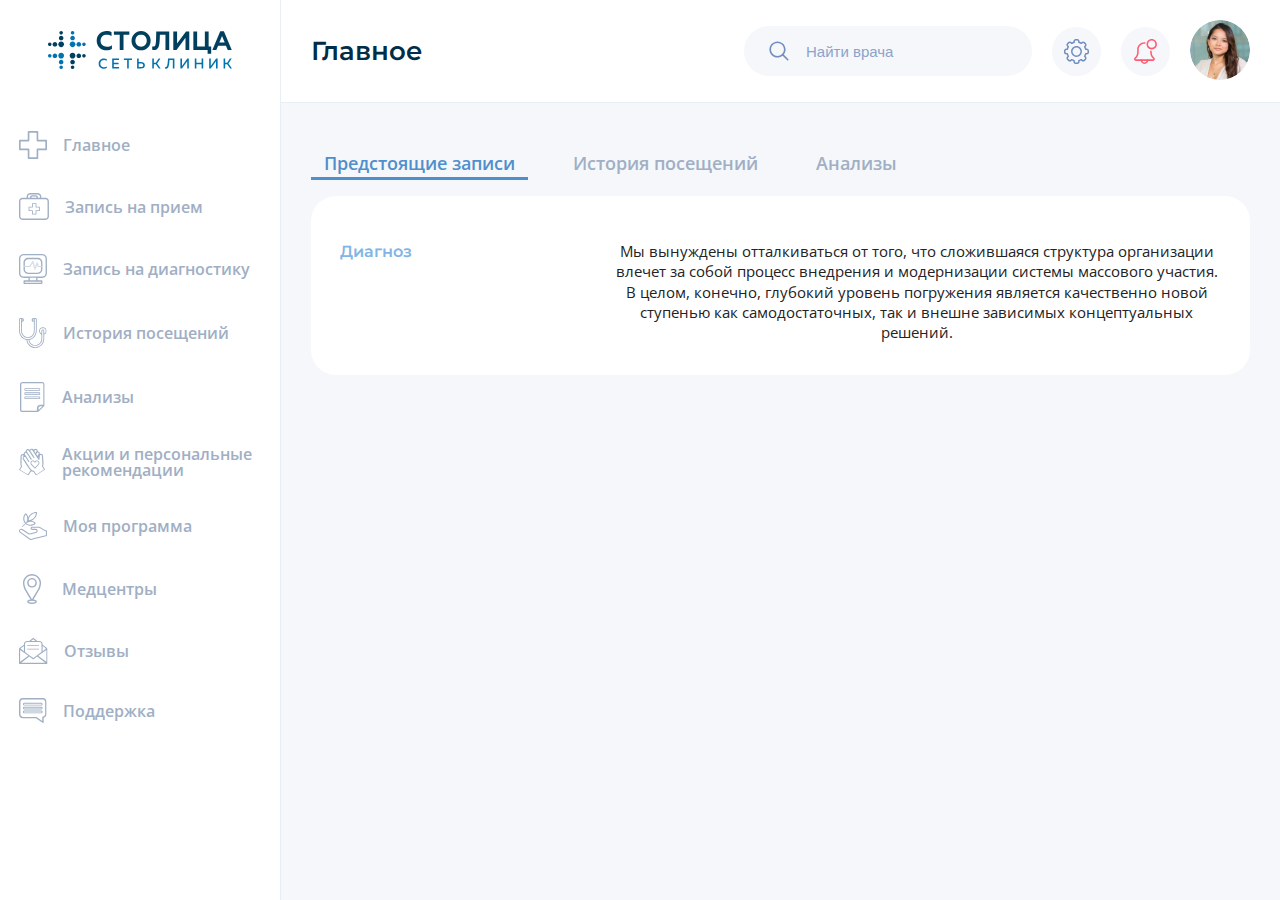
<file: map.html>
<!DOCTYPE html>
<html lang="en">
<head>
    <meta charset="UTF-8">
    <meta name="viewport" content="width=device-width, initial-scale=1.0">
    <title>Document</title>
    <link rel="stylesheet" href="./style.css">
</head>
<body>
    <div class="dashboard-layout">
        <aside class="sidebar">
            <div class="logo">
                <a href="">
                    <img src="./images/logo.svg" alt="">
                </a>
            </div>
            <nav>
                <ul>
                    <li>
                        <a href="/">
                            <svg width="28" height="28" viewBox="0 0 28 28" fill="none" xmlns="http://www.w3.org/2000/svg">
                            <g clip-path="url(#clip0_2001_34)">
                                <path d="M0.821162 19.257H8.74296V27.1788C8.74296 27.6297 9.11328 28 9.56412 28H18.4359C18.8867 28 19.257 27.6297 19.257 27.1788V19.257H27.1788C27.6297 19.257 28 18.8867 28 18.4359V9.56412C28 9.11328 27.6297 8.74296 27.1788 8.74296H19.257V0.821162C19.257 0.370328 18.8867 0 18.4359 0H9.56412C9.11328 0 8.74296 0.370328 8.74296 0.821162V8.74296H0.821162C0.370328 8.74296 0 9.11328 0 9.56412V18.4359C0 18.8867 0.370328 19.257 0.821162 19.257ZM1.64232 10.3853H9.56412C10.015 10.3853 10.3853 10.015 10.3853 9.56412V1.64232H17.6147V9.56412C17.6147 10.015 17.985 10.3853 18.4359 10.3853H26.3577V17.6147H18.4359C17.985 17.6147 17.6147 17.985 17.6147 18.4359V26.3577H10.3853V18.4359C10.3853 17.985 10.015 17.6147 9.56412 17.6147H1.64232V10.3853Z" fill="#A0AFC4" />
                            </g>
                            <defs>
                                <clipPath id="clip0_2001_34">
                                <rect width="28" height="28" fill="white" />
                                </clipPath>
                            </defs>
                            </svg>
                            Главное
                        </a>
                    </li>
                    <li>
                        <a href="./appointment-booking.html">
                            <svg width="30" height="27" viewBox="0 0 30 27" fill="none" xmlns="http://www.w3.org/2000/svg">
                            <g clip-path="url(#clip0_31_328)">
                                <path d="M22.3162 4.77912V3.41755C22.3162 1.53177 20.553 0 18.3881 0H11.553C9.38808 0 7.62484 1.53177 7.62484 3.41755V4.77912H3.38354C1.52499 4.77912 0.00683594 6.29728 0.00683594 8.15582V23.6233C0.00683594 25.4887 1.52499 27 3.38354 27H26.5575C28.4229 27 29.9342 25.4887 29.9342 23.6233V8.15582C29.9342 6.29047 28.4161 4.77912 26.5575 4.77912H22.3162ZM28.5386 23.6233C28.5386 24.7194 27.6468 25.6112 26.5507 25.6112H3.37673C2.28066 25.6112 1.38883 24.7194 1.38883 23.6233V8.15582C1.38883 7.05976 2.28066 6.16793 3.37673 6.16793H26.5507C27.6468 6.16793 28.5386 7.05976 28.5386 8.15582V23.6233ZM11.5462 1.3888H18.3813C19.7837 1.3888 20.9206 2.30106 20.9206 3.41755V4.77912H18.8919V4.19365C18.8919 3.08396 17.8775 2.17852 16.6248 2.17852H13.3026C12.05 2.17852 11.0356 3.08396 11.0356 4.19365V4.77912H9.00684V3.41755C9.00684 2.30106 10.1437 1.3888 11.5462 1.3888ZM17.5031 4.77912H12.4312V4.19365C12.4312 3.85325 12.8329 3.56732 13.3094 3.56732H16.6316C17.1082 3.56732 17.5099 3.85325 17.5099 4.19365V4.77912H17.5031Z" fill="#A0AFC4" />
                                <path d="M20.4985 13.6975H17.4281V10.6272C17.4281 10.3957 17.2443 10.2119 17.0128 10.2119H13.4727C13.2413 10.2119 13.0575 10.3957 13.0575 10.6272V13.6975H9.98712C9.75565 13.6975 9.57184 13.8814 9.57184 14.1128V17.6529C9.57184 17.8844 9.75565 18.0682 9.98712 18.0682H13.0575V21.1385C13.0575 21.37 13.2413 21.5538 13.4727 21.5538H17.0128C17.2443 21.5538 17.4281 21.37 17.4281 21.1385V18.0682H20.4985C20.7299 18.0682 20.9137 17.8844 20.9137 17.6529V14.1128C20.9137 13.8814 20.7299 13.6975 20.4985 13.6975ZM20.0832 17.2376H17.0128C16.7814 17.2376 16.5976 17.4214 16.5976 17.6529V20.7233H13.888V17.6529C13.888 17.4214 13.7042 17.2376 13.4727 17.2376H10.4024V14.5349H13.4727C13.7042 14.5349 13.888 14.3511 13.888 14.1196V11.0493H16.5976V14.1196C16.5976 14.3511 16.7814 14.5349 17.0128 14.5349H20.0832V17.2376Z" fill="#A0AFC4" />
                            </g>
                            <defs>
                                <clipPath id="clip0_31_328">
                                <rect width="29.9342" height="27" fill="white" />
                                </clipPath>
                            </defs>
                            </svg>
                            Запись на прием
                        </a>
                    </li>
                    <li>
                        <a href="./sign-up-for-diagnostics.html">
                            <svg width="28" height="30" viewBox="0 0 28 30" fill="none" xmlns="http://www.w3.org/2000/svg">
                            <g clip-path="url(#clip0_31_371)">
                                <path d="M4.69926 23.8793H9.45045V26.3587H5.17958C4.8161 26.3587 4.51752 26.6573 4.51752 27.0208V29.3379C4.51752 29.7014 4.8161 30 5.17958 30H22.7369C23.1004 30 23.399 29.7014 23.399 29.3379V27.0208C23.399 26.6573 23.1004 26.3587 22.7369 26.3587H18.466V23.8793H23.2172C25.807 23.8793 27.9165 21.7698 27.9165 19.18V4.69926C27.9165 2.10948 25.807 0 23.2172 0H4.69926C2.10948 0 0 2.10948 0 4.69926V19.1735C0 21.7633 2.10948 23.8728 4.69926 23.8728V23.8793ZM1.3241 4.69926C1.3241 2.83643 2.83643 1.3241 4.69926 1.3241H23.2172C25.0801 1.3241 26.5924 2.83643 26.5924 4.69926V19.1735C26.5924 21.0363 25.0801 22.5487 23.2172 22.5487H4.69926C2.83643 22.5487 1.3241 21.0363 1.3241 19.1735V4.69926ZM22.0814 28.6759H5.84163V27.6828H22.0749V28.6759H22.0814ZM10.7746 26.3522V23.8728H17.1484V26.3522H10.7746Z" fill="#A0AFC4" />
                                <path d="M4.51754 12.8382V15.3436C4.51754 17.9334 6.62701 20.0429 9.2168 20.0429H18.6997C21.2895 20.0429 23.399 17.9334 23.399 15.3436V12.8836C23.5547 12.7928 23.6651 12.624 23.6651 12.4293C23.6651 12.2346 23.5547 12.0658 23.399 11.9749V8.52837C23.399 5.93858 21.2895 3.8291 18.6997 3.8291H9.2168C6.62701 3.8291 4.51754 5.93858 4.51754 8.52837V12.0204C4.4007 12.1177 4.32281 12.267 4.32281 12.4293C4.32281 12.5915 4.4007 12.7408 4.51754 12.8382ZM9.2168 5.1532H18.6997C20.5625 5.1532 22.0749 6.66554 22.0749 8.52837V11.897H19.5565L18.6608 8.83992C18.5959 8.61924 18.3946 8.46346 18.1675 8.46346C17.9403 8.45048 17.7261 8.59976 17.6547 8.82045L16.0255 13.5716L14.325 7.28864C14.2666 7.08094 14.0978 6.93165 13.8901 6.8992C13.6759 6.86675 13.4747 6.9706 13.3644 7.15234L10.5214 11.8905H5.84813V8.52187C5.84813 6.65905 7.36046 5.14671 9.22329 5.14671L9.2168 5.1532ZM18.7062 18.7188H9.22329C7.36046 18.7188 5.84813 17.2064 5.84813 15.3436V12.9615H10.82C11.0082 12.9615 11.177 12.8642 11.2744 12.7019L13.6305 8.77501L15.4544 15.5253C15.5128 15.7525 15.714 15.9083 15.9477 15.9148H15.9671C16.1943 15.9148 16.3955 15.772 16.4669 15.5578L18.1155 10.7417L18.6543 12.5786C18.7192 12.7992 18.9269 12.9615 19.1605 12.9615H22.0749V15.3436C22.0749 17.2064 20.5625 18.7188 18.6997 18.7188H18.7062ZM23.1393 12.6954H19.1605C19.0437 12.6954 18.9399 12.6175 18.9074 12.5072L18.135 9.87194L16.2138 15.4734C16.1748 15.5838 16.0775 15.6552 15.9606 15.6552C15.8373 15.6552 15.7335 15.5708 15.7075 15.4604L13.7149 8.11296L11.0407 12.5786C10.9953 12.6564 10.9044 12.7084 10.8135 12.7084H4.84856C4.69928 12.7084 4.58244 12.5915 4.58244 12.4423C4.58244 12.293 4.69928 12.1761 4.84856 12.1761H10.6642L13.585 7.30811C13.637 7.21725 13.7408 7.16532 13.8512 7.18479C13.955 7.19777 14.0459 7.27566 14.0718 7.37951L15.9996 14.4933L17.9078 8.9243C17.9468 8.81396 18.0571 8.74256 18.1675 8.74256C18.2843 8.74256 18.3817 8.82045 18.4141 8.93079L19.3682 12.1761H23.1458C23.2951 12.1761 23.412 12.293 23.412 12.4423C23.412 12.5915 23.2951 12.7084 23.1458 12.7084L23.1393 12.6954Z" fill="#A0AFC4" />
                            </g>
                            <defs>
                                <clipPath id="clip0_31_371">
                                <rect width="27.923" height="30" fill="white" />
                                </clipPath>
                            </defs>
                            </svg>
                            Запись на диагностику
                        </a>
                    </li>
                    <li>
                        <a href="./visit-history.html">
                            <svg width="28" height="30" viewBox="0 0 28 30" fill="none" xmlns="http://www.w3.org/2000/svg">
                            <g clip-path="url(#clip0_31_359)">
                                <path d="M7.4807 21.9228C7.89474 26.4421 11.7053 30 16.3368 30C21.2421 30 25.2281 26.014 25.2281 21.1088V16.4632C26.6456 15.9088 27.6561 14.5333 27.6561 12.9263C27.6561 10.8351 25.9509 9.12982 23.8596 9.12982C21.7684 9.12982 20.0632 10.8351 20.0632 12.9263C20.0632 14.4912 21.0105 15.8316 22.3649 16.414V21.1018C22.3649 24.4211 19.6632 27.1298 16.3368 27.1298C13.2842 27.1298 10.7649 24.8491 10.3719 21.9018C14.7298 21.193 17.7544 17.3684 17.7544 12.2877V1.43158C17.7544 0.638596 17.1088 0 16.3228 0C15.993 0 15.6982 0.112281 15.4597 0.294737C15.186 0.140351 14.8702 0.0491228 14.5333 0.0491228C13.4947 0.0491228 12.6526 0.891228 12.6526 1.92982C12.6526 2.96842 13.4947 3.81053 14.5333 3.81053C14.6596 3.81053 14.7789 3.79649 14.8982 3.77544V12.2877C14.8982 16.3298 12.4281 19.1579 8.89123 19.1579C5.35439 19.1579 2.88421 16.3298 2.88421 12.2877V3.80351C2.94035 3.80351 2.98947 3.81053 3.04561 3.81053C4.08421 3.81053 4.92632 2.96842 4.92632 1.92982C4.92632 0.891228 4.06316 0.0491228 3.03158 0.0491228C2.74386 0.0491228 2.46316 0.119298 2.21754 0.238596C1.99298 0.0912281 1.7193 0 1.43158 0C0.645614 0 0 0.645614 0 1.43158V12.2877C0 17.4035 3.07368 21.2491 7.4807 21.9158V21.9228ZM0.85614 1.43158C0.85614 1.11579 1.11579 0.85614 1.43158 0.85614C1.74737 0.85614 2.00702 1.11579 2.00702 1.43158V12.2877C2.00702 16.8421 4.83509 20.014 8.87719 20.014C12.9193 20.014 15.7474 16.8351 15.7474 12.2877V1.43158C15.7474 1.11579 16.007 0.85614 16.3228 0.85614C16.6386 0.85614 16.8982 1.11579 16.8982 1.43158V12.2877C16.8982 17.4316 13.5298 21.1649 8.88421 21.1649C4.2386 21.1649 0.85614 17.4316 0.85614 12.2877V1.43158ZM3.7614 1.92982C3.7614 2.33684 3.43158 2.66667 3.02456 2.66667C2.96842 2.66667 2.91228 2.65965 2.86316 2.64561V1.43158C2.86316 1.3614 2.84912 1.29123 2.84211 1.22105C2.89825 1.20702 2.9614 1.19298 3.02456 1.19298C3.43158 1.19298 3.7614 1.52281 3.7614 1.92982ZM13.7895 1.92982C13.7895 1.52281 14.1193 1.19298 14.5263 1.19298C14.6667 1.19298 14.793 1.23509 14.8982 1.29825C14.8982 1.34035 14.8842 1.38246 14.8842 1.43158V2.56842C14.7789 2.63158 14.6526 2.66667 14.5193 2.66667C14.1123 2.66667 13.7825 2.33684 13.7825 1.92982H13.7895ZM23.2211 21.1018V12.9053C23.2211 12.5895 23.4807 12.3298 23.7965 12.3298C24.1123 12.3298 24.3719 12.5895 24.3719 12.9053V21.1018C24.3719 25.5298 20.7719 29.1368 16.3368 29.1368C12.2105 29.1368 8.80702 26.014 8.35789 22.007C8.53333 22.014 8.70175 22.0211 8.87719 22.0211C9.09474 22.0211 9.30526 22.014 9.50877 22C9.95088 25.3754 12.8421 27.993 16.3368 27.993C20.1333 27.993 23.2211 24.9053 23.2211 21.1088V21.1018ZM23.8526 9.98596C25.4737 9.98596 26.793 11.3053 26.793 12.9263C26.793 14.0491 26.1544 15.0316 25.2281 15.5228V12.9053C25.2281 12.1123 24.5825 11.4737 23.7965 11.4737C23.0105 11.4737 22.3649 12.1193 22.3649 12.9053V15.4456C21.5018 14.9333 20.9263 13.993 20.9263 12.9193C20.9263 11.2982 22.2456 9.97895 23.8667 9.97895L23.8526 9.98596Z" fill="#A0AFC4" />
                            </g>
                            <defs>
                                <clipPath id="clip0_31_359">
                                <rect width="27.6491" height="30" fill="white" />
                                </clipPath>
                            </defs>
                            </svg>
                            История посещений
                        </a>
                    </li>
                    <li>
                        <a href="./tests.html">
                            <svg width="25" height="30" viewBox="0 0 25 30" fill="none" xmlns="http://www.w3.org/2000/svg">
                            <g clip-path="url(#clip0_31_344)">
                                <path d="M18.0029 29.842C18.1394 29.842 18.283 29.7917 18.3836 29.6911L24.3606 24.0374C24.4756 23.9296 24.533 23.7859 24.533 23.6351C24.5905 23.5345 24.6264 23.4195 24.6264 23.2974V2.36351C24.6264 1.05603 23.5704 0 22.2629 0H2.36351C1.05603 0 0 1.06322 0 2.36351V27.6293C0 28.9368 1.05603 29.9928 2.36351 29.9928H17.5862C17.7443 29.9928 17.8879 29.9353 18.0029 29.8348V29.842ZM18.556 27.9885V25.819C18.556 24.921 19.2816 24.1954 20.1796 24.1954H22.579L18.5632 27.9957L18.556 27.9885ZM16.9253 28.6853H2.36351C1.78161 28.6853 1.31466 28.2112 1.31466 27.6293V2.36351C1.31466 1.78161 1.78879 1.30747 2.36351 1.30747H22.2701C22.852 1.30747 23.319 1.78161 23.319 2.36351V22.6437H20.2586C18.4195 22.6437 16.9253 24.1451 16.9253 25.9842V28.6853Z" fill="#A0AFC4" />
                                <path d="M5.10057 8.7288H19.533C19.8922 8.7288 20.1868 8.43426 20.1868 8.07506V6.8969C20.1868 6.5377 19.8922 6.24316 19.533 6.24316H5.10057C4.74138 6.24316 4.44684 6.5377 4.44684 6.8969V8.07506C4.44684 8.43426 4.74138 8.7288 5.10057 8.7288ZM5.22988 7.03339H19.3966V7.94575H5.22988V7.03339Z" fill="#A0AFC4" />
                                <path d="M5.10057 12.845H19.533C19.8922 12.845 20.1868 12.5505 20.1868 12.1913V11.0131C20.1868 10.6539 19.8922 10.3594 19.533 10.3594H5.10057C4.74138 10.3594 4.44684 10.6539 4.44684 11.0131V12.1913C4.44684 12.5505 4.74138 12.845 5.10057 12.845ZM5.22988 11.1496H19.3966V12.062H5.22988V11.1496Z" fill="#A0AFC4" />
                                <path d="M20.1868 16.3075V15.1293C20.1868 14.7629 19.8922 14.4756 19.533 14.4756H5.10057C4.74138 14.4756 4.44684 14.7701 4.44684 15.1293V16.3075C4.44684 16.6667 4.74138 16.9612 5.10057 16.9612H19.533C19.8922 16.9612 20.1868 16.6667 20.1868 16.3075ZM19.3966 16.1782H5.22988V15.2658H19.3966V16.1782Z" fill="#A0AFC4" />
                            </g>
                            <defs>
                                <clipPath id="clip0_31_344">
                                <rect width="24.6336" height="30" fill="white" />
                                </clipPath>
                            </defs>
                            </svg>
                            Анализы
                        </a>
                    </li>
                    <li>
                        <a href="./personal-recommendations.html">
                            <svg width="28" height="28" viewBox="0 0 28 28" fill="none" xmlns="http://www.w3.org/2000/svg">
                            <g clip-path="url(#clip0_31_316)">
                                <path d="M24.9301 18.4588C25.4539 16.9935 25.4473 15.442 25.3677 13.9037C25.2617 11.8483 25.0893 9.79953 24.9036 7.75075C24.7843 6.44457 23.8361 5.5561 22.6626 5.5561C22.2382 5.5561 21.8338 5.68208 21.489 5.89425C21.9001 4.44883 21.3564 3.54047 19.4004 2.84428C19.3938 2.84428 19.3872 2.83102 19.3872 2.82439C19.4269 1.7768 19.175 1.13365 18.2401 0.603222C17.292 0.0595326 16.3704 -0.00677099 15.5283 1.07398C15.5283 1.08061 15.3029 1.35908 15.2962 1.35245C15.1703 0.76235 14.6796 0.39105 14.2884 0.218661C13.6254 -0.0730745 13.0154 -0.0730746 12.4717 0.212031C12.2993 0.251813 12.1269 0.318117 11.9545 0.404311C11.57 0.589961 11.0926 0.981152 10.9865 1.57788C10.9865 1.59115 10.7544 1.3193 10.7478 1.30604C9.86597 0.258443 8.94435 0.357899 8.0161 0.94137C7.10774 1.51158 6.87568 2.16136 6.95525 3.20895C6.95525 3.21558 6.95525 3.22884 6.94198 3.22884C5.16505 3.94492 4.59484 4.79361 4.88657 6.04011C4.55506 5.86773 4.17713 5.7749 3.78593 5.79479C2.61236 5.8412 1.69737 6.76945 1.63107 8.07563C1.52498 10.131 1.43216 12.1865 1.40564 14.2419C1.38574 15.7801 1.43879 17.325 2.02226 18.7704L0 22.1386L9.76652 27.9999L11.9877 24.3001C12.4916 24.1675 12.9822 23.962 13.4596 23.6968C14.0232 24.0084 14.6 24.2404 15.1901 24.3731L17.5506 27.9866L27.0784 21.7474L24.9301 18.4654V18.4588ZM18.3528 4.89306C18.8103 4.13057 19.2877 3.92503 19.8844 4.2234C20.5143 4.53502 20.6867 5.0323 20.2491 5.82794C19.8844 6.49761 19.5065 7.15402 19.122 7.81042C18.6843 7.14075 18.2467 6.47109 17.8025 5.79479C17.9815 5.4898 18.1672 5.19143 18.3462 4.88643L18.3528 4.89306ZM20.269 8.47346C20.2491 8.72541 20.2292 9.00388 20.2027 9.32877C20.2027 9.34866 20.1762 9.35529 20.1629 9.34203C20.0303 9.15638 19.9309 9.02378 19.838 8.90443C19.964 8.73204 20.1032 8.57954 20.269 8.48009V8.47346ZM16.0521 2.22103C16.4632 1.5381 16.9605 1.3193 17.4975 1.5381C18.2202 1.83647 18.4059 2.51276 17.9484 3.28189C17.6633 3.75927 17.3782 4.23666 17.0931 4.70741C16.6555 4.03775 16.2112 3.36145 15.767 2.69178C15.8598 2.53266 15.9526 2.38016 16.0521 2.22103ZM12.1932 22.9939C11.9678 23.0735 11.7424 23.1398 11.497 23.1929L10.8672 24.2471L10.7147 24.499L9.24272 26.9456L1.17357 22.1055L2.53943 19.8313L2.73171 19.5196L3.22235 18.7041C3.13616 18.5184 3.05659 18.3262 2.99029 18.1273C2.91736 17.9151 2.85768 17.6963 2.81127 17.4709C2.71845 17.0332 2.6654 16.5824 2.65877 16.1183C2.63225 13.4727 2.71182 10.8272 2.77149 8.18835C2.79138 7.46564 3.24888 6.99489 3.81246 6.96173C4.30973 6.93521 4.71418 7.20043 4.91309 7.68444C4.76723 7.76401 4.62799 7.86346 4.46223 8.05574C3.64007 8.97736 3.55387 10.3432 4.21028 11.3908C6.12645 14.4408 8.08241 17.4642 10.0715 20.4611C10.4627 21.0446 10.8937 21.6016 11.3843 22.0988C11.696 22.4105 12.0076 22.6956 12.3258 22.9475C12.2794 22.9674 12.233 22.9873 12.1866 23.0006L12.1932 22.9939ZM16.4698 24.5189L16.3107 24.2736L15.641 23.2459C15.4023 23.2061 15.1636 23.1464 14.9382 23.0801C14.6597 22.9939 14.3945 22.8879 14.1426 22.7685C13.0021 22.2182 12.0805 21.3098 11.3114 20.1959C10.2704 18.6842 9.29576 17.1327 8.28795 15.5945C7.23372 13.9833 6.17286 12.3721 5.1319 10.7543C4.95288 10.4758 4.66114 10.0714 4.72081 9.58736C4.76723 9.23595 4.95288 9.03041 5.21809 8.84476C5.45678 8.679 5.96732 8.71215 6.25906 8.85802C6.57731 9.01715 6.81601 9.37519 7.02818 9.68681C7.52546 10.4228 8.00284 11.172 8.49349 11.9146C8.73218 12.2793 8.97087 12.6373 9.2162 12.9954C9.47478 13.3799 9.96543 14.4341 10.5555 14.0231C11.0926 13.6451 10.3831 12.7898 10.1577 12.445C9.91901 12.087 9.68032 11.7223 9.44826 11.3577C8.36751 9.66029 7.26024 7.97618 6.21928 6.25229C5.74852 5.4699 5.90102 4.966 6.52427 4.62785C7.10774 4.30959 7.59176 4.49524 8.08241 5.23784C9.3488 7.17391 10.6152 9.10334 11.8816 11.0394C12.0606 11.3112 12.1667 11.5367 12.4982 11.6494C12.7435 11.729 12.9889 11.6892 13.0817 11.4372C13.2408 11.0129 13.1148 10.7875 12.8894 10.4427C11.3976 8.16846 9.90575 5.89425 8.42055 3.6134C7.93654 2.86417 8.08904 2.17462 8.80511 1.85636C9.33554 1.61104 9.83945 1.81658 10.2771 2.47961C11.7954 4.79361 13.3071 7.10097 14.8188 9.4216C15.0642 9.79953 15.3625 10.1178 15.8001 9.80616C16.2179 9.51442 15.9792 9.12986 15.7604 8.79171C14.5868 7.01478 13.4265 5.23121 12.2595 3.44102C12.107 3.20232 11.9479 2.957 11.8683 2.68515C11.6827 2.08179 12.1004 1.45191 12.717 1.34582C13.3535 1.23311 13.6652 1.61104 13.9569 2.06853C15.9394 5.10523 17.9152 8.14194 19.9242 11.1654C20.1099 11.4439 20.5011 11.7687 20.7862 11.7621C21.3166 11.7489 21.2636 11.1985 21.2967 10.8007C21.3829 9.83268 21.4227 8.85802 21.5221 7.88998C21.6017 7.14075 22.0658 6.70978 22.6891 6.71641C23.2527 6.72304 23.73 7.18054 23.7765 7.90325C23.9422 10.5421 24.1279 13.181 24.2008 15.8265C24.2141 16.2906 24.1809 16.7481 24.1013 17.1857C24.0616 17.4112 24.0085 17.63 23.9489 17.8488C23.8892 18.0477 23.8229 18.24 23.7433 18.4323L24.2605 19.2279L24.4594 19.5329L25.9114 21.7474L18.0346 26.8992L16.4698 24.5123V24.5189Z" fill="#A0AFC4" />
                                <path d="M18.6512 12.3789C17.7892 12.3789 17.0002 12.8497 16.5427 13.6122C16.0852 12.8563 15.2896 12.3789 14.4343 12.3789C13.3867 12.3789 12.4452 13.0817 12.0871 14.1293C11.9877 14.4277 11.9346 14.7261 11.9346 15.031C11.9346 15.336 11.981 15.6278 12.0739 15.9063C12.0871 15.9394 12.0938 15.9659 12.107 15.9925L12.4916 15.8134L12.107 15.9991C12.107 15.9991 12.1203 16.019 12.1269 16.0389C12.233 16.3173 12.3722 16.5627 12.538 16.7682C12.6176 16.8677 12.7104 16.9605 12.8032 17.0533L16.5494 21.0249L20.4281 16.9141C20.6867 16.6422 20.8856 16.3041 21.005 15.9394C21.1044 15.6543 21.1508 15.3493 21.1508 15.0443C21.1508 13.579 20.0303 12.3922 18.6512 12.3922V12.3789ZM20.1961 15.6543C20.1099 15.8996 19.9773 16.1317 19.7916 16.324L16.5494 19.7585L13.4132 16.4367L13.3933 16.4168C13.327 16.3571 13.2607 16.2842 13.2077 16.2179C13.1016 16.0853 13.0021 15.9129 12.9292 15.7272C12.9159 15.6941 12.9027 15.6609 12.8828 15.6278C12.8231 15.4355 12.7899 15.2366 12.7899 15.0377C12.7899 14.8388 12.8231 14.62 12.896 14.4078C13.1347 13.705 13.7513 13.2342 14.4343 13.2342C15.0708 13.2342 15.6543 13.6453 15.9261 14.2818C16.0322 14.5271 16.2709 14.6863 16.5427 14.6863C16.8146 14.6863 17.0533 14.5271 17.1594 14.2818C17.4312 13.6453 18.0147 13.2342 18.6512 13.2342C19.5595 13.2342 20.2955 14.0431 20.2955 15.031C20.2955 15.2432 20.2624 15.4554 20.1961 15.6543Z" fill="#A0AFC4" />
                            </g>
                            <defs>
                                <clipPath id="clip0_31_316">
                                <rect width="27.0784" height="28" fill="white" />
                                </clipPath>
                            </defs>
                            </svg>
                            Акции и персональные рекомендации
                        </a>
                    </li>
                    <li>
                        <a href="./my-program.html">
                            <svg width="28" height="28" viewBox="0 0 28 28" fill="none" xmlns="http://www.w3.org/2000/svg">
                            <g clip-path="url(#clip0_31_305)">
                                <path d="M27.8396 18.4737C27.7422 18.3362 27.5818 18.256 27.4157 18.256C25.9836 18.256 25.0155 17.54 23.8928 16.7037C23.6522 16.5261 23.4059 16.3428 23.1538 16.1652C22.1285 15.4492 20.8339 14.7217 18.9779 14.7217C18.1931 14.7217 17.5573 14.7274 17.0417 14.7446H13.0892C12.2242 14.7446 11.5196 15.4492 11.5196 16.3142C11.5196 17.1791 12.2242 17.8837 13.0892 17.8837H16.7496C17.2422 17.9811 17.5916 18.4107 17.5916 18.9148C17.5916 19.2757 17.4026 19.6079 17.0933 19.797C16.8928 19.8485 16.383 19.986 15.7299 20.1578C15.2659 20.2724 14.7905 20.3984 14.338 20.5245L14.2406 20.5474C11.7029 21.2176 10.8494 21.441 10.6031 21.4983C10.4885 21.4983 10.3854 21.4983 10.3052 21.4868L4.55973 17.7634L3.51145 17.0073C3.51145 17.0073 3.47135 16.9786 3.44844 16.9672C3.39688 16.9328 3.3396 16.9042 3.28232 16.8755C3.16775 16.8182 3.06464 16.7724 2.95007 16.738C2.86988 16.7151 2.77822 16.6922 2.67511 16.675C2.41734 16.6349 2.20539 16.6464 1.98772 16.6865C0.85351 16.8011 -0.0057373 17.7348 -0.0057373 18.8804C-0.0057373 19.4647 0.223395 20.0089 0.635834 20.4271C0.64729 20.4385 0.653019 20.4443 0.664475 20.4557C0.81914 20.6047 0.985261 20.725 1.16284 20.8223L10.6948 27.7307C10.7406 27.765 10.7921 27.788 10.8437 27.8051L10.9239 27.8338C10.9239 27.8338 10.9411 27.8395 10.9468 27.8452C11.2332 27.9426 11.5024 27.9885 11.7717 27.9885C11.9321 27.9885 12.0982 27.9713 12.2643 27.9369C12.2758 27.9369 12.2872 27.9369 12.2987 27.9312L12.3388 27.9197C18.3764 26.3845 22.707 25.2904 24.8494 24.7634C24.8723 24.7634 24.8895 24.752 24.9067 24.7462L25.0957 24.6775C26.1383 24.4197 26.9345 24.2822 27.4042 24.2822C27.6907 24.2822 27.9255 24.0474 27.9255 23.7552V23.4058C27.9255 23.3714 27.9312 23.3428 27.9312 23.3084V18.8575C27.9484 18.72 27.9141 18.5768 27.8339 18.4565L27.8396 18.4737ZM26.883 23.2741C26.3502 23.3313 25.6571 23.4688 24.815 23.6808C24.7979 23.6808 24.7692 23.6922 24.752 23.6979L24.5745 23.7667C22.4149 24.2994 18.1015 25.3878 12.081 26.9173H12.0524C11.8003 26.9688 11.5769 26.9574 11.302 26.8657L1.75286 19.9631C1.75286 19.9631 1.70703 19.9344 1.68412 19.923C1.58673 19.8714 1.49508 19.8027 1.40343 19.7225C1.40343 19.7225 1.39197 19.711 1.38624 19.7053C1.16284 19.4876 1.04254 19.1955 1.04254 18.8919C1.04254 18.2904 1.50081 17.7921 2.10801 17.7405C2.13092 17.7405 2.14811 17.7405 2.17102 17.729C2.27413 17.7061 2.37724 17.7004 2.51472 17.7233C2.56055 17.729 2.6121 17.7405 2.6522 17.752C2.70376 17.7691 2.75531 17.7921 2.81832 17.8207C2.85269 17.8379 2.88706 17.8551 2.9157 17.878C2.92143 17.878 2.92716 17.8894 2.93862 17.8894L3.95826 18.6284C3.95826 18.6284 3.97544 18.6398 3.98117 18.6456L9.82405 22.432C9.86988 22.4664 9.92716 22.4893 9.98444 22.5007C10.1907 22.5523 10.4313 22.5695 10.7119 22.5523C10.7406 22.5523 10.775 22.5466 10.8036 22.5408C11.0671 22.4778 12.3159 22.1513 14.5155 21.5727L14.6244 21.5441C15.0769 21.4124 15.5352 21.2921 15.9992 21.1775C16.7553 20.977 17.3281 20.8281 17.4427 20.7937C17.4828 20.7822 17.5229 20.7651 17.5573 20.7479C18.2275 20.3755 18.6457 19.6767 18.6457 18.9205C18.6457 17.8894 17.9067 17.0187 16.8871 16.8526C16.8584 16.8526 16.8298 16.8469 16.8011 16.8469H13.0892C12.8028 16.8469 12.5679 16.612 12.5679 16.3256C12.5679 16.0392 12.8028 15.8043 13.0892 15.8043H17.0532C17.5687 15.7871 18.1988 15.7814 18.9722 15.7814C20.5303 15.7814 21.6129 16.3829 22.5524 17.0359C22.7929 17.2078 23.0335 17.3796 23.2684 17.5572C24.311 18.3305 25.3879 19.1325 26.883 19.2871V23.2511C26.883 23.2511 26.883 23.2741 26.883 23.2798V23.2741Z" fill="#A0AFC4" />
                                <path d="M18.0041 0.538462V0.50982C17.9984 0.234861 17.7807 0.0171849 17.5057 0H17.4771C17.4771 0 17.4599 0 17.4485 0C13.7881 0 10.5802 2.23404 9.23978 5.51064C8.99919 4.07283 8.32897 2.69804 7.22914 1.5982C7.18904 1.5581 7.15467 1.52946 7.11457 1.49509C7.09739 1.4779 7.0802 1.46645 7.06302 1.44926C6.86825 1.26596 6.55893 1.26596 6.35843 1.43781C6.34698 1.44926 6.33552 1.45499 6.32406 1.46645C3.62603 4.16448 3.50573 8.50655 6.04911 11.3592L6.06629 11.3822L2.88135 14.5671L3.42554 15.1113L6.61048 11.9263L6.63339 11.9435C8.00246 13.1637 9.72095 13.7709 11.4337 13.7709C13.2782 13.7709 15.1228 13.0663 16.5205 11.6686C16.5205 11.6686 16.5434 11.6457 16.5434 11.6399C16.7267 11.4452 16.721 11.1244 16.5434 10.9182C16.5376 10.9067 16.5262 10.901 16.5205 10.8895C15.3462 9.70949 13.8453 9.02209 12.2872 8.83306C15.644 7.5671 17.9926 4.34206 17.9926 0.532733L18.0041 0.538462ZM15.4092 11.2848C13.0949 13.2381 9.64649 13.2209 7.3437 11.1645C7.32079 11.1416 7.29215 11.1187 7.26924 11.1015C7.25205 11.09 7.23487 11.0728 7.22341 11.0614C7.19477 11.0385 7.17186 11.0098 7.14321 10.9869C7.1203 10.9697 7.10312 10.9525 7.06302 10.9124C7.01146 10.8609 6.96564 10.8093 6.91981 10.752L6.83961 10.6604C4.78315 8.35188 4.76596 4.89771 6.73077 2.58347C8.62112 4.69149 8.83879 7.83633 7.21195 10.1907C7.06875 10.3969 7.09166 10.6776 7.27496 10.8609C7.45254 11.0385 7.73323 11.0671 7.94518 10.9239C10.2537 9.33142 13.3183 9.509 15.4149 11.2848H15.4092ZM9.64649 8.35188C9.6694 8.05974 9.70377 7.76187 9.76105 7.45254C10.4084 3.90671 13.3871 1.2946 16.9386 1.06547C16.6866 4.98936 13.5933 8.09984 9.64076 8.35188H9.64649Z" fill="#A0AFC4" />
                            </g>
                            <defs>
                                <clipPath id="clip0_31_305">
                                <rect width="27.937" height="28" fill="white" />
                                </clipPath>
                            </defs>
                            </svg>
                            Моя программа
                        </a>
                    </li>
                    <li>
                        <a href="./medical-centers.html">
                            <svg width="19" height="30" viewBox="0 0 19 30" fill="none" xmlns="http://www.w3.org/2000/svg">
                            <g clip-path="url(#clip0_31_282)">
                                <path d="M17.7747 11.144C17.943 10.4446 18.0272 9.73236 18.0272 9.0136C18.0272 4.04705 13.9866 0 9.0136 0C4.04058 0 0 4.04705 0 9.0136C0 9.73236 0.0841787 10.4446 0.252536 11.144C0.492122 12.6074 0.822361 13.7859 1.23678 14.6536C2.12389 16.512 5.84718 22.657 7.56313 25.4543C5.25146 25.7522 4.17656 26.7429 4.17656 27.6818C4.17656 28.7956 5.69178 30 9.0136 30C12.3354 30 13.8506 28.7956 13.8506 27.6818C13.8506 26.7429 12.7757 25.7522 10.4641 25.4543C12.1735 22.657 15.9033 16.512 16.7904 14.6536C17.2048 13.7859 17.5351 12.6074 17.7747 11.144ZM12.4584 27.6818C12.3678 27.9473 11.2022 28.6078 9.0136 28.6078C6.82495 28.6078 5.63997 27.9279 5.56875 27.6883C5.6335 27.4552 6.57889 26.8919 8.37902 26.7753C8.39845 26.8077 8.41787 26.8336 8.42435 26.8465C8.55385 27.0537 8.77401 27.1768 9.02007 27.1768C9.26613 27.1768 9.48629 27.0537 9.60932 26.8465C9.6158 26.8336 9.63522 26.8077 9.65465 26.7753C11.4289 26.8854 12.3743 27.4423 12.4584 27.6818ZM16.4148 10.8396C16.4148 10.8396 16.4084 10.8785 16.4019 10.8914C16.1817 12.2189 15.8839 13.3132 15.5277 14.0514C14.6341 15.9292 10.5547 22.6311 9.00712 25.15C7.466 22.6311 3.3801 15.9292 2.48651 14.0514C2.13684 13.3132 1.83251 12.2189 1.61235 10.8914C1.61235 10.872 1.61235 10.8526 1.5994 10.8396C1.45046 10.2439 1.37924 9.62875 1.37924 9.0136C1.39219 4.81114 4.81114 1.39219 9.0136 1.39219C13.2161 1.39219 16.635 4.81114 16.635 9.0136C16.635 9.62875 16.5573 10.2439 16.4148 10.8396Z" fill="#A0AFC4" />
                                <path d="M9.01361 3.94336C6.3458 3.94336 4.17657 6.11258 4.17657 8.7804C4.17657 11.4482 6.3458 13.6174 9.01361 13.6174C11.6814 13.6174 13.8507 11.4482 13.8507 8.7804C13.8507 6.11258 11.6814 3.94336 9.01361 3.94336ZM9.01361 12.2317C7.11635 12.2317 5.56876 10.6841 5.56876 8.78687C5.56876 6.88961 7.11635 5.34202 9.01361 5.34202C10.9109 5.34202 12.4585 6.88961 12.4585 8.78687C12.4585 10.6841 10.9109 12.2317 9.01361 12.2317Z" fill="#A0AFC4" />
                            </g>
                            <defs>
                                <clipPath id="clip0_31_282">
                                <rect width="18.0272" height="30" fill="white" />
                                </clipPath>
                            </defs>
                            </svg>
                            Медцентры
                        </a>
                    </li>
                    <li>
                        <a href="./reviews.html">
                            <svg width="29" height="26" viewBox="0 0 29 26" fill="none" xmlns="http://www.w3.org/2000/svg">
                            <g clip-path="url(#clip0_31_300)">
                                <path d="M8.53359 8.10967H19.631C19.8431 8.10967 20.0115 7.94124 20.0115 7.72915C20.0115 7.51706 19.8431 7.34863 19.631 7.34863H8.53359C8.3215 7.34863 8.15308 7.51706 8.15308 7.72915C8.15308 7.94124 8.3215 8.10967 8.53359 8.10967Z" fill="#A0AFC4" />
                                <path d="M20.0053 11.0729C20.0053 10.8608 19.8369 10.6924 19.6248 10.6924H8.53359C8.3215 10.6924 8.15308 10.8608 8.15308 11.0729C8.15308 11.285 8.3215 11.4534 8.53359 11.4534H19.631C19.8431 11.4534 20.0115 11.285 20.0115 11.0729H20.0053Z" fill="#A0AFC4" />
                                <path d="M28.2893 10.137L23.6046 6.70606V5.8764C23.6046 4.22333 22.2073 2.87592 20.4918 2.87592H18.3772L14.5969 0.112488C14.3973 -0.0309857 14.1228 -0.0309857 13.9232 0.112488L10.143 2.88216H8.02831C6.31286 2.88216 4.91555 4.22957 4.91555 5.88264V6.7123L0.230806 10.137C0.087332 10.243 0 10.4114 0 10.5923C0 10.6235 0 10.6547 0.012476 10.6859C0.012476 10.7109 0 10.7358 0 10.7608V24.9522C0 25.0333 0.024952 25.1144 0.056142 25.1893C0 25.3203 -0.018714 25.4637 0.03119 25.6072C0.112284 25.838 0.324376 25.994 0.567658 25.994H27.9525C28.1958 25.994 28.4141 25.838 28.489 25.6072C28.5389 25.47 28.5202 25.3203 28.464 25.1893C28.4952 25.1144 28.5202 25.0396 28.5202 24.9522V10.7608C28.5202 10.7608 28.5139 10.7109 28.5077 10.6859C28.5077 10.6547 28.5202 10.6173 28.5202 10.5861C28.5202 10.4052 28.4328 10.2368 28.2893 10.1307V10.137ZM23.6046 8.12209L27.0043 10.611L23.7231 13.1437L23.6046 13.231V8.12209ZM14.2601 1.279L16.4496 2.88216H12.0705L14.2601 1.279ZM6.0571 5.88264C6.0571 4.85961 6.9429 4.02372 8.03455 4.02372H20.4981C21.5897 4.02372 22.4755 4.85961 22.4755 5.88264V14.0607L17.9966 17.3169C17.9218 17.3356 17.8469 17.3606 17.7845 17.4105L14.3037 20.0429L10.6607 17.398L6.06334 14.0544V5.8764L6.0571 5.88264ZM4.91555 8.12209V13.125L1.52831 10.6048L4.91555 8.12209ZM1.13532 11.8898L9.35077 17.8658L1.13532 23.8419V11.8898ZM2.23321 24.8587L10.3301 18.577L13.9669 21.2157C14.1665 21.3654 14.441 21.3591 14.6406 21.2094L18.1089 18.5832L26.2682 24.8587H2.23321ZM27.3848 23.8419L19.1756 17.8658L27.3848 11.8898V23.8419Z" fill="#A0AFC4" />
                            </g>
                            <defs>
                                <clipPath id="clip0_31_300">
                                <rect width="28.5202" height="26" fill="white" />
                                </clipPath>
                            </defs>
                            </svg>
                            Отзывы
                        </a>
                    </li>
                    <li>
                        <a href="./support.html">
                            <svg width="28" height="25" viewBox="0 0 28 25" fill="none" xmlns="http://www.w3.org/2000/svg">
                            <g clip-path="url(#clip0_31_294)">
                                <path d="M23.8535 0H3.72623C1.67086 0 0 1.67086 0 3.72623V16.6177C0 18.6731 1.67086 20.344 3.72623 20.344H16.8135L23.5598 24.8742C23.6787 24.9581 23.8185 24.993 23.9583 24.993C24.0772 24.993 24.189 24.965 24.2939 24.9091C24.5316 24.7833 24.6714 24.5386 24.6714 24.2729V19.9874C25.9857 19.4351 27.5657 18.2327 27.5657 16.6177V3.72623C27.5657 1.67086 25.8949 0 23.8395 0H23.8535ZM26.1395 16.6247C26.1395 17.4706 24.8812 18.4494 23.7486 18.8059C23.448 18.9038 23.2453 19.1765 23.2453 19.4911V22.9306L17.4357 19.0296C17.3168 18.9527 17.177 18.9108 17.0372 18.9108H3.72623C2.46784 18.9108 1.44016 17.8831 1.44016 16.6247V3.72623C1.44016 2.46085 2.46784 1.44016 3.72623 1.44016H23.8465C25.1119 1.44016 26.1326 2.46784 26.1326 3.72623V16.6177L26.1395 16.6247Z" fill="#A0AFC4" />
                                <path d="M22.2525 4.7959H5.27823C4.53019 4.7959 3.92896 5.40412 3.92896 6.15216C3.92896 6.90021 4.53718 7.50144 5.27823 7.50144H22.2525C23.0005 7.50144 23.6018 6.89321 23.6018 6.15216C23.6018 5.41111 22.9936 4.7959 22.2525 4.7959ZM22.2525 6.64154H5.27823C5.00558 6.64154 4.78885 6.42481 4.78885 6.15216C4.78885 5.87951 5.00558 5.66279 5.27823 5.66279H22.2525C22.5252 5.66279 22.7419 5.87951 22.7419 6.15216C22.7419 6.42481 22.5252 6.64154 22.2525 6.64154Z" fill="#A0AFC4" />
                                <path d="M22.2525 8.7666H5.27823C4.53019 8.7666 3.92896 9.37482 3.92896 10.1229C3.92896 10.8709 4.53718 11.4721 5.27823 11.4721H22.2525C23.0005 11.4721 23.6018 10.8639 23.6018 10.1229C23.6018 9.38181 22.9936 8.7666 22.2525 8.7666ZM22.2525 10.6052H5.27823C5.00558 10.6052 4.78885 10.3885 4.78885 10.1159C4.78885 9.84322 5.00558 9.6265 5.27823 9.6265H22.2525C22.5252 9.6265 22.7419 9.84322 22.7419 10.1159C22.7419 10.3885 22.5252 10.6052 22.2525 10.6052Z" fill="#A0AFC4" />
                                <path d="M22.2525 12.5908H5.27823C4.53019 12.5908 3.92896 13.199 3.92896 13.9401C3.92896 14.6811 4.53718 15.2964 5.27823 15.2964H22.2525C23.0005 15.2964 23.6018 14.6881 23.6018 13.9401C23.6018 13.1921 22.9936 12.5908 22.2525 12.5908ZM22.2525 14.4365H5.27823C5.00558 14.4365 4.78885 14.2197 4.78885 13.9471C4.78885 13.6744 5.00558 13.4577 5.27823 13.4577H22.2525C22.5252 13.4577 22.7419 13.6744 22.7419 13.9471C22.7419 14.2197 22.5252 14.4365 22.2525 14.4365Z" fill="#A0AFC4" />
                            </g>
                            <defs>
                                <clipPath id="clip0_31_294">
                                <rect width="27.5797" height="25" fill="white" />
                                </clipPath>
                            </defs>
                            </svg>
                            Поддержка
                        </a>
                    </li>
                </ul>
            </nav>
        </aside>

        <main class="main-content">
            <header class="main-header">
                <div class="wrapper">
                    <div class="main-header-cont">
                        <img src="./images/burger.svg" alt="" class="burger" id="open-menu-btn">
                        <div>
                            <h1>Главное</h1>
                        </div>
                        <div class="h-2">
                            <div class="search">
                                <form>
                                    <img src="./images/search.svg" alt="" aria-hidden="true">
                                    <input type="search" name="query" id="search-doctor" placeholder="Найти врача">
                                </form>
                            </div>
                            <div class="settings">
                                <a href="" aria-label="Настройки">
                                    <img src="./images/settings.svg" alt="">
                                </a>
                            </div>
                            <div class="notification">
                                <button aria-label="Уведомления">
                                    <img src="./images/notification.svg" alt="">
                                </button>
                            </div>
                            <div class="avatar">
                                <a href="">
                                    <img src="./images/avatar.png" alt="">
                                </a>
                            </div>
                        </div>
                    </div>
                </div>
            </header>

            <div class="content-area">
                <div class="wrapper">
                    <div class="content-area-home-cont">
                        <section class="appointments-widget">
                            <header class="widget-header">
                                <nav class="widget-tabs">
                                    <a href="#" class="tab-item active" data-tab="upcoming">Предстоящие записи</a>
                                    <a href="#" class="tab-item" data-tab="history">История посещений</a>
                                    <a href="#" class="tab-item" data-tab="analytics">Анализы</a>
                                </nav>
                            </header>
                            <div class="widget-content-wrapper">
                                <div id="upcoming" class="tab-content active">
                                    
                                    <div class="appointments-table-cont">
                                        <table class="appointments-table">
                                            <tbody>
                                                <tr class="tr-1">
                                                    <td data-label="ФИО врача" class="bl">Диагноз</td>
                                                    <td data-label="Специализация" class="bl2">
                                                        Мы вынуждены отталкиваться от того, что сложившаяся структура организации влечет за собой процесс внедрения и модернизации системы массового участия. В целом, конечно, глубокий уровень погружения является качественно новой ступенью как самодостаточных, так и внешне зависимых концептуальных решений.
                                                    </td>
                                                </tr>
                                            </tbody>
                                        </table>
                                    </div>
                                </div>
                                <div id="history" class="tab-content">
                                    <div class="appointments-table-cont">
                                        <table class="appointments-table">
                                            <tbody>
                                                <tr class="tr-1">
                                                    <td data-label="ФИО врача" class="bl">Рекомендации</td>
                                                    <td data-label="Специализация" >
                                                       <ol>
                                                            <li>
                                                                Мы вынуждены отталкиваться от того, что сложившаяся структура организации влечет за собой процесс внедрения и модернизации системы массового участия. В целом, конечно, глубокий уровень погружения является качественно новой ступенью как самодостаточных, так и внешне зависимых концептуальных решений.
                                                            </li>
                                                            <li>
                                                                Мы вынуждены отталкиваться от того, что сложившаяся структура организации влечет за собой процесс внедрения и модернизации системы массового участия. В целом, конечно, глубокий уровень погружения является качественно новой ступенью как самодостаточных, так и внешне зависимых концептуальных решений.
                                                            </li>
                                                            <li>
                                                                Мы вынуждены отталкиваться от того, что сложившаяся структура организации влечет за собой процесс внедрения и модернизации системы массового участия. В целом, конечно, глубокий уровень погружения является качественно новой ступенью как самодостаточных, так и внешне зависимых концептуальных решений.
                                                            </li>
                                                       </ol>
                                                    </td>
                                                </tr>
                                            </tbody>
                                        </table>
                                    </div>
                                </div>
                                <div id="analytics" class="tab-content">
                                    <div class="appointments-table-cont">
                                        <table class="appointments-table">
                                            <tbody>
                                                <tr class="tr-1">
                                                    <td data-label="ФИО врача" class="bl">Диагноз</td>
                                                    <td data-label="Специализация" >
                                                        Мы вынуждены отталкиваться от того, что сложившаяся структура организации влечет за собой процесс внедрения и модернизации системы массового участия. В целом, конечно, глубокий уровень погружения является качественно новой ступенью как самодостаточных, так и внешне зависимых концептуальных решений.
                                                    </td>
                                                </tr>
                                                <tr class="tr-1">
                                                    <td data-label="ФИО врача" class="bl">Рекомендации</td>
                                                    <td data-label="Специализация" >
                                                        Мы вынуждены отталкиваться от того, что сложившаяся структура организации влечет за собой процесс внедрения и модернизации системы массового участия. В целом, конечно, глубокий уровень погружения является качественно новой ступенью как самодостаточных, так и внешне зависимых концептуальных решений.
                                                    </td>
                                                </tr>
                                                <tr class="tr-1">
                                                    <td data-label="ФИО врача" class="bl">Обследование</td>
                                                    <td data-label="Специализация" >
                                                        Мы вынуждены отталкиваться от того, что сложившаяся структура организации влечет за собой процесс внедрения и модернизации системы массового участия. В целом, конечно, глубокий уровень погружения является качественно новой ступенью как самодостаточных, так и внешне зависимых концептуальных решений.
                                                    </td>
                                                </tr>
                                                <tr class="tr-1">
                                                    <td data-label="ФИО врача" class="bl">Услуги</td>
                                                    <td data-label="Специализация" >
                                                        Мы вынуждены отталкиваться от того, что сложившаяся структура организации влечет за собой процесс внедрения и модернизации системы массового участия. В целом, конечно, глубокий уровень погружения является качественно новой ступенью как самодостаточных, так и внешне зависимых концептуальных решений.
                                                    </td>
                                                </tr>
                                            </tbody>
                                        </table>
                                    </div>
                                </div>
                            </div>
                        </section>
                    </div>
                </div>
            </div>






            <div class="fullscreen-menu" id="menu">
                <div>
                    <div class="fullscreen-menu-header">
                        <img src="./images/cl-m.svg" alt="Закрыть меню" class="menu-close" id="close-menu-btn">
                        <div>
                            <div class="settings">
                                <a href="" aria-label="Настройки">
                                    <img src="./images/settings.svg" alt="">
                                </a>
                            </div>
                            <div class="notification">
                                <button aria-label="Уведомления">
                                    <img src="./images/notification.svg" alt="">
                                </button>
                            </div>
                            <div class="avatar">
                                <a href="">
                                    <img src="./images/avatar.png" alt="">
                                </a>
                            </div>
                        </div>
                    </div>
                    <nav class="menu-nav">
                        <nav>
                            <ul>
                                <li>
                                    <a href="/">
                                        <svg width="28" height="28" viewBox="0 0 28 28" fill="none" xmlns="http://www.w3.org/2000/svg">
                                        <g clip-path="url(#clip0_2001_34)">
                                            <path d="M0.821162 19.257H8.74296V27.1788C8.74296 27.6297 9.11328 28 9.56412 28H18.4359C18.8867 28 19.257 27.6297 19.257 27.1788V19.257H27.1788C27.6297 19.257 28 18.8867 28 18.4359V9.56412C28 9.11328 27.6297 8.74296 27.1788 8.74296H19.257V0.821162C19.257 0.370328 18.8867 0 18.4359 0H9.56412C9.11328 0 8.74296 0.370328 8.74296 0.821162V8.74296H0.821162C0.370328 8.74296 0 9.11328 0 9.56412V18.4359C0 18.8867 0.370328 19.257 0.821162 19.257ZM1.64232 10.3853H9.56412C10.015 10.3853 10.3853 10.015 10.3853 9.56412V1.64232H17.6147V9.56412C17.6147 10.015 17.985 10.3853 18.4359 10.3853H26.3577V17.6147H18.4359C17.985 17.6147 17.6147 17.985 17.6147 18.4359V26.3577H10.3853V18.4359C10.3853 17.985 10.015 17.6147 9.56412 17.6147H1.64232V10.3853Z" fill="#A0AFC4" />
                                        </g>
                                        <defs>
                                            <clipPath id="clip0_2001_34">
                                            <rect width="28" height="28" fill="white" />
                                            </clipPath>
                                        </defs>
                                        </svg>
                                        Главное
                                    </a>
                                </li>
                                <li>
                                    <a href="./appointment-booking.html">
                                        <svg width="30" height="27" viewBox="0 0 30 27" fill="none" xmlns="http://www.w3.org/2000/svg">
                                        <g clip-path="url(#clip0_31_328)">
                                            <path d="M22.3162 4.77912V3.41755C22.3162 1.53177 20.553 0 18.3881 0H11.553C9.38808 0 7.62484 1.53177 7.62484 3.41755V4.77912H3.38354C1.52499 4.77912 0.00683594 6.29728 0.00683594 8.15582V23.6233C0.00683594 25.4887 1.52499 27 3.38354 27H26.5575C28.4229 27 29.9342 25.4887 29.9342 23.6233V8.15582C29.9342 6.29047 28.4161 4.77912 26.5575 4.77912H22.3162ZM28.5386 23.6233C28.5386 24.7194 27.6468 25.6112 26.5507 25.6112H3.37673C2.28066 25.6112 1.38883 24.7194 1.38883 23.6233V8.15582C1.38883 7.05976 2.28066 6.16793 3.37673 6.16793H26.5507C27.6468 6.16793 28.5386 7.05976 28.5386 8.15582V23.6233ZM11.5462 1.3888H18.3813C19.7837 1.3888 20.9206 2.30106 20.9206 3.41755V4.77912H18.8919V4.19365C18.8919 3.08396 17.8775 2.17852 16.6248 2.17852H13.3026C12.05 2.17852 11.0356 3.08396 11.0356 4.19365V4.77912H9.00684V3.41755C9.00684 2.30106 10.1437 1.3888 11.5462 1.3888ZM17.5031 4.77912H12.4312V4.19365C12.4312 3.85325 12.8329 3.56732 13.3094 3.56732H16.6316C17.1082 3.56732 17.5099 3.85325 17.5099 4.19365V4.77912H17.5031Z" fill="#A0AFC4" />
                                            <path d="M20.4985 13.6975H17.4281V10.6272C17.4281 10.3957 17.2443 10.2119 17.0128 10.2119H13.4727C13.2413 10.2119 13.0575 10.3957 13.0575 10.6272V13.6975H9.98712C9.75565 13.6975 9.57184 13.8814 9.57184 14.1128V17.6529C9.57184 17.8844 9.75565 18.0682 9.98712 18.0682H13.0575V21.1385C13.0575 21.37 13.2413 21.5538 13.4727 21.5538H17.0128C17.2443 21.5538 17.4281 21.37 17.4281 21.1385V18.0682H20.4985C20.7299 18.0682 20.9137 17.8844 20.9137 17.6529V14.1128C20.9137 13.8814 20.7299 13.6975 20.4985 13.6975ZM20.0832 17.2376H17.0128C16.7814 17.2376 16.5976 17.4214 16.5976 17.6529V20.7233H13.888V17.6529C13.888 17.4214 13.7042 17.2376 13.4727 17.2376H10.4024V14.5349H13.4727C13.7042 14.5349 13.888 14.3511 13.888 14.1196V11.0493H16.5976V14.1196C16.5976 14.3511 16.7814 14.5349 17.0128 14.5349H20.0832V17.2376Z" fill="#A0AFC4" />
                                        </g>
                                        <defs>
                                            <clipPath id="clip0_31_328">
                                            <rect width="29.9342" height="27" fill="white" />
                                            </clipPath>
                                        </defs>
                                        </svg>
                                        Запись на прием
                                    </a>
                                </li>
                                <li>
                                    <a href="./sign-up-for-diagnostics.html">
                                        <svg width="28" height="30" viewBox="0 0 28 30" fill="none" xmlns="http://www.w3.org/2000/svg">
                                        <g clip-path="url(#clip0_31_371)">
                                            <path d="M4.69926 23.8793H9.45045V26.3587H5.17958C4.8161 26.3587 4.51752 26.6573 4.51752 27.0208V29.3379C4.51752 29.7014 4.8161 30 5.17958 30H22.7369C23.1004 30 23.399 29.7014 23.399 29.3379V27.0208C23.399 26.6573 23.1004 26.3587 22.7369 26.3587H18.466V23.8793H23.2172C25.807 23.8793 27.9165 21.7698 27.9165 19.18V4.69926C27.9165 2.10948 25.807 0 23.2172 0H4.69926C2.10948 0 0 2.10948 0 4.69926V19.1735C0 21.7633 2.10948 23.8728 4.69926 23.8728V23.8793ZM1.3241 4.69926C1.3241 2.83643 2.83643 1.3241 4.69926 1.3241H23.2172C25.0801 1.3241 26.5924 2.83643 26.5924 4.69926V19.1735C26.5924 21.0363 25.0801 22.5487 23.2172 22.5487H4.69926C2.83643 22.5487 1.3241 21.0363 1.3241 19.1735V4.69926ZM22.0814 28.6759H5.84163V27.6828H22.0749V28.6759H22.0814ZM10.7746 26.3522V23.8728H17.1484V26.3522H10.7746Z" fill="#A0AFC4" />
                                            <path d="M4.51754 12.8382V15.3436C4.51754 17.9334 6.62701 20.0429 9.2168 20.0429H18.6997C21.2895 20.0429 23.399 17.9334 23.399 15.3436V12.8836C23.5547 12.7928 23.6651 12.624 23.6651 12.4293C23.6651 12.2346 23.5547 12.0658 23.399 11.9749V8.52837C23.399 5.93858 21.2895 3.8291 18.6997 3.8291H9.2168C6.62701 3.8291 4.51754 5.93858 4.51754 8.52837V12.0204C4.4007 12.1177 4.32281 12.267 4.32281 12.4293C4.32281 12.5915 4.4007 12.7408 4.51754 12.8382ZM9.2168 5.1532H18.6997C20.5625 5.1532 22.0749 6.66554 22.0749 8.52837V11.897H19.5565L18.6608 8.83992C18.5959 8.61924 18.3946 8.46346 18.1675 8.46346C17.9403 8.45048 17.7261 8.59976 17.6547 8.82045L16.0255 13.5716L14.325 7.28864C14.2666 7.08094 14.0978 6.93165 13.8901 6.8992C13.6759 6.86675 13.4747 6.9706 13.3644 7.15234L10.5214 11.8905H5.84813V8.52187C5.84813 6.65905 7.36046 5.14671 9.22329 5.14671L9.2168 5.1532ZM18.7062 18.7188H9.22329C7.36046 18.7188 5.84813 17.2064 5.84813 15.3436V12.9615H10.82C11.0082 12.9615 11.177 12.8642 11.2744 12.7019L13.6305 8.77501L15.4544 15.5253C15.5128 15.7525 15.714 15.9083 15.9477 15.9148H15.9671C16.1943 15.9148 16.3955 15.772 16.4669 15.5578L18.1155 10.7417L18.6543 12.5786C18.7192 12.7992 18.9269 12.9615 19.1605 12.9615H22.0749V15.3436C22.0749 17.2064 20.5625 18.7188 18.6997 18.7188H18.7062ZM23.1393 12.6954H19.1605C19.0437 12.6954 18.9399 12.6175 18.9074 12.5072L18.135 9.87194L16.2138 15.4734C16.1748 15.5838 16.0775 15.6552 15.9606 15.6552C15.8373 15.6552 15.7335 15.5708 15.7075 15.4604L13.7149 8.11296L11.0407 12.5786C10.9953 12.6564 10.9044 12.7084 10.8135 12.7084H4.84856C4.69928 12.7084 4.58244 12.5915 4.58244 12.4423C4.58244 12.293 4.69928 12.1761 4.84856 12.1761H10.6642L13.585 7.30811C13.637 7.21725 13.7408 7.16532 13.8512 7.18479C13.955 7.19777 14.0459 7.27566 14.0718 7.37951L15.9996 14.4933L17.9078 8.9243C17.9468 8.81396 18.0571 8.74256 18.1675 8.74256C18.2843 8.74256 18.3817 8.82045 18.4141 8.93079L19.3682 12.1761H23.1458C23.2951 12.1761 23.412 12.293 23.412 12.4423C23.412 12.5915 23.2951 12.7084 23.1458 12.7084L23.1393 12.6954Z" fill="#A0AFC4" />
                                        </g>
                                        <defs>
                                            <clipPath id="clip0_31_371">
                                            <rect width="27.923" height="30" fill="white" />
                                            </clipPath>
                                        </defs>
                                        </svg>
                                        Запись на диагностику
                                    </a>
                                </li>
                                <li>
                                    <a href="./visit-history.html">
                                        <svg width="28" height="30" viewBox="0 0 28 30" fill="none" xmlns="http://www.w3.org/2000/svg">
                                        <g clip-path="url(#clip0_31_359)">
                                            <path d="M7.4807 21.9228C7.89474 26.4421 11.7053 30 16.3368 30C21.2421 30 25.2281 26.014 25.2281 21.1088V16.4632C26.6456 15.9088 27.6561 14.5333 27.6561 12.9263C27.6561 10.8351 25.9509 9.12982 23.8596 9.12982C21.7684 9.12982 20.0632 10.8351 20.0632 12.9263C20.0632 14.4912 21.0105 15.8316 22.3649 16.414V21.1018C22.3649 24.4211 19.6632 27.1298 16.3368 27.1298C13.2842 27.1298 10.7649 24.8491 10.3719 21.9018C14.7298 21.193 17.7544 17.3684 17.7544 12.2877V1.43158C17.7544 0.638596 17.1088 0 16.3228 0C15.993 0 15.6982 0.112281 15.4597 0.294737C15.186 0.140351 14.8702 0.0491228 14.5333 0.0491228C13.4947 0.0491228 12.6526 0.891228 12.6526 1.92982C12.6526 2.96842 13.4947 3.81053 14.5333 3.81053C14.6596 3.81053 14.7789 3.79649 14.8982 3.77544V12.2877C14.8982 16.3298 12.4281 19.1579 8.89123 19.1579C5.35439 19.1579 2.88421 16.3298 2.88421 12.2877V3.80351C2.94035 3.80351 2.98947 3.81053 3.04561 3.81053C4.08421 3.81053 4.92632 2.96842 4.92632 1.92982C4.92632 0.891228 4.06316 0.0491228 3.03158 0.0491228C2.74386 0.0491228 2.46316 0.119298 2.21754 0.238596C1.99298 0.0912281 1.7193 0 1.43158 0C0.645614 0 0 0.645614 0 1.43158V12.2877C0 17.4035 3.07368 21.2491 7.4807 21.9158V21.9228ZM0.85614 1.43158C0.85614 1.11579 1.11579 0.85614 1.43158 0.85614C1.74737 0.85614 2.00702 1.11579 2.00702 1.43158V12.2877C2.00702 16.8421 4.83509 20.014 8.87719 20.014C12.9193 20.014 15.7474 16.8351 15.7474 12.2877V1.43158C15.7474 1.11579 16.007 0.85614 16.3228 0.85614C16.6386 0.85614 16.8982 1.11579 16.8982 1.43158V12.2877C16.8982 17.4316 13.5298 21.1649 8.88421 21.1649C4.2386 21.1649 0.85614 17.4316 0.85614 12.2877V1.43158ZM3.7614 1.92982C3.7614 2.33684 3.43158 2.66667 3.02456 2.66667C2.96842 2.66667 2.91228 2.65965 2.86316 2.64561V1.43158C2.86316 1.3614 2.84912 1.29123 2.84211 1.22105C2.89825 1.20702 2.9614 1.19298 3.02456 1.19298C3.43158 1.19298 3.7614 1.52281 3.7614 1.92982ZM13.7895 1.92982C13.7895 1.52281 14.1193 1.19298 14.5263 1.19298C14.6667 1.19298 14.793 1.23509 14.8982 1.29825C14.8982 1.34035 14.8842 1.38246 14.8842 1.43158V2.56842C14.7789 2.63158 14.6526 2.66667 14.5193 2.66667C14.1123 2.66667 13.7825 2.33684 13.7825 1.92982H13.7895ZM23.2211 21.1018V12.9053C23.2211 12.5895 23.4807 12.3298 23.7965 12.3298C24.1123 12.3298 24.3719 12.5895 24.3719 12.9053V21.1018C24.3719 25.5298 20.7719 29.1368 16.3368 29.1368C12.2105 29.1368 8.80702 26.014 8.35789 22.007C8.53333 22.014 8.70175 22.0211 8.87719 22.0211C9.09474 22.0211 9.30526 22.014 9.50877 22C9.95088 25.3754 12.8421 27.993 16.3368 27.993C20.1333 27.993 23.2211 24.9053 23.2211 21.1088V21.1018ZM23.8526 9.98596C25.4737 9.98596 26.793 11.3053 26.793 12.9263C26.793 14.0491 26.1544 15.0316 25.2281 15.5228V12.9053C25.2281 12.1123 24.5825 11.4737 23.7965 11.4737C23.0105 11.4737 22.3649 12.1193 22.3649 12.9053V15.4456C21.5018 14.9333 20.9263 13.993 20.9263 12.9193C20.9263 11.2982 22.2456 9.97895 23.8667 9.97895L23.8526 9.98596Z" fill="#A0AFC4" />
                                        </g>
                                        <defs>
                                            <clipPath id="clip0_31_359">
                                            <rect width="27.6491" height="30" fill="white" />
                                            </clipPath>
                                        </defs>
                                        </svg>
                                        История посещений
                                    </a>
                                </li>
                                <li>
                                    <a href="./tests.html">
                                        <svg width="25" height="30" viewBox="0 0 25 30" fill="none" xmlns="http://www.w3.org/2000/svg">
                                        <g clip-path="url(#clip0_31_344)">
                                            <path d="M18.0029 29.842C18.1394 29.842 18.283 29.7917 18.3836 29.6911L24.3606 24.0374C24.4756 23.9296 24.533 23.7859 24.533 23.6351C24.5905 23.5345 24.6264 23.4195 24.6264 23.2974V2.36351C24.6264 1.05603 23.5704 0 22.2629 0H2.36351C1.05603 0 0 1.06322 0 2.36351V27.6293C0 28.9368 1.05603 29.9928 2.36351 29.9928H17.5862C17.7443 29.9928 17.8879 29.9353 18.0029 29.8348V29.842ZM18.556 27.9885V25.819C18.556 24.921 19.2816 24.1954 20.1796 24.1954H22.579L18.5632 27.9957L18.556 27.9885ZM16.9253 28.6853H2.36351C1.78161 28.6853 1.31466 28.2112 1.31466 27.6293V2.36351C1.31466 1.78161 1.78879 1.30747 2.36351 1.30747H22.2701C22.852 1.30747 23.319 1.78161 23.319 2.36351V22.6437H20.2586C18.4195 22.6437 16.9253 24.1451 16.9253 25.9842V28.6853Z" fill="#A0AFC4" />
                                            <path d="M5.10057 8.7288H19.533C19.8922 8.7288 20.1868 8.43426 20.1868 8.07506V6.8969C20.1868 6.5377 19.8922 6.24316 19.533 6.24316H5.10057C4.74138 6.24316 4.44684 6.5377 4.44684 6.8969V8.07506C4.44684 8.43426 4.74138 8.7288 5.10057 8.7288ZM5.22988 7.03339H19.3966V7.94575H5.22988V7.03339Z" fill="#A0AFC4" />
                                            <path d="M5.10057 12.845H19.533C19.8922 12.845 20.1868 12.5505 20.1868 12.1913V11.0131C20.1868 10.6539 19.8922 10.3594 19.533 10.3594H5.10057C4.74138 10.3594 4.44684 10.6539 4.44684 11.0131V12.1913C4.44684 12.5505 4.74138 12.845 5.10057 12.845ZM5.22988 11.1496H19.3966V12.062H5.22988V11.1496Z" fill="#A0AFC4" />
                                            <path d="M20.1868 16.3075V15.1293C20.1868 14.7629 19.8922 14.4756 19.533 14.4756H5.10057C4.74138 14.4756 4.44684 14.7701 4.44684 15.1293V16.3075C4.44684 16.6667 4.74138 16.9612 5.10057 16.9612H19.533C19.8922 16.9612 20.1868 16.6667 20.1868 16.3075ZM19.3966 16.1782H5.22988V15.2658H19.3966V16.1782Z" fill="#A0AFC4" />
                                        </g>
                                        <defs>
                                            <clipPath id="clip0_31_344">
                                            <rect width="24.6336" height="30" fill="white" />
                                            </clipPath>
                                        </defs>
                                        </svg>
                                        Анализы
                                    </a>
                                </li>
                                <li>
                                    <a href="./personal-recommendations.html">
                                        <svg width="28" height="28" viewBox="0 0 28 28" fill="none" xmlns="http://www.w3.org/2000/svg">
                                        <g clip-path="url(#clip0_31_316)">
                                            <path d="M24.9301 18.4588C25.4539 16.9935 25.4473 15.442 25.3677 13.9037C25.2617 11.8483 25.0893 9.79953 24.9036 7.75075C24.7843 6.44457 23.8361 5.5561 22.6626 5.5561C22.2382 5.5561 21.8338 5.68208 21.489 5.89425C21.9001 4.44883 21.3564 3.54047 19.4004 2.84428C19.3938 2.84428 19.3872 2.83102 19.3872 2.82439C19.4269 1.7768 19.175 1.13365 18.2401 0.603222C17.292 0.0595326 16.3704 -0.00677099 15.5283 1.07398C15.5283 1.08061 15.3029 1.35908 15.2962 1.35245C15.1703 0.76235 14.6796 0.39105 14.2884 0.218661C13.6254 -0.0730745 13.0154 -0.0730746 12.4717 0.212031C12.2993 0.251813 12.1269 0.318117 11.9545 0.404311C11.57 0.589961 11.0926 0.981152 10.9865 1.57788C10.9865 1.59115 10.7544 1.3193 10.7478 1.30604C9.86597 0.258443 8.94435 0.357899 8.0161 0.94137C7.10774 1.51158 6.87568 2.16136 6.95525 3.20895C6.95525 3.21558 6.95525 3.22884 6.94198 3.22884C5.16505 3.94492 4.59484 4.79361 4.88657 6.04011C4.55506 5.86773 4.17713 5.7749 3.78593 5.79479C2.61236 5.8412 1.69737 6.76945 1.63107 8.07563C1.52498 10.131 1.43216 12.1865 1.40564 14.2419C1.38574 15.7801 1.43879 17.325 2.02226 18.7704L0 22.1386L9.76652 27.9999L11.9877 24.3001C12.4916 24.1675 12.9822 23.962 13.4596 23.6968C14.0232 24.0084 14.6 24.2404 15.1901 24.3731L17.5506 27.9866L27.0784 21.7474L24.9301 18.4654V18.4588ZM18.3528 4.89306C18.8103 4.13057 19.2877 3.92503 19.8844 4.2234C20.5143 4.53502 20.6867 5.0323 20.2491 5.82794C19.8844 6.49761 19.5065 7.15402 19.122 7.81042C18.6843 7.14075 18.2467 6.47109 17.8025 5.79479C17.9815 5.4898 18.1672 5.19143 18.3462 4.88643L18.3528 4.89306ZM20.269 8.47346C20.2491 8.72541 20.2292 9.00388 20.2027 9.32877C20.2027 9.34866 20.1762 9.35529 20.1629 9.34203C20.0303 9.15638 19.9309 9.02378 19.838 8.90443C19.964 8.73204 20.1032 8.57954 20.269 8.48009V8.47346ZM16.0521 2.22103C16.4632 1.5381 16.9605 1.3193 17.4975 1.5381C18.2202 1.83647 18.4059 2.51276 17.9484 3.28189C17.6633 3.75927 17.3782 4.23666 17.0931 4.70741C16.6555 4.03775 16.2112 3.36145 15.767 2.69178C15.8598 2.53266 15.9526 2.38016 16.0521 2.22103ZM12.1932 22.9939C11.9678 23.0735 11.7424 23.1398 11.497 23.1929L10.8672 24.2471L10.7147 24.499L9.24272 26.9456L1.17357 22.1055L2.53943 19.8313L2.73171 19.5196L3.22235 18.7041C3.13616 18.5184 3.05659 18.3262 2.99029 18.1273C2.91736 17.9151 2.85768 17.6963 2.81127 17.4709C2.71845 17.0332 2.6654 16.5824 2.65877 16.1183C2.63225 13.4727 2.71182 10.8272 2.77149 8.18835C2.79138 7.46564 3.24888 6.99489 3.81246 6.96173C4.30973 6.93521 4.71418 7.20043 4.91309 7.68444C4.76723 7.76401 4.62799 7.86346 4.46223 8.05574C3.64007 8.97736 3.55387 10.3432 4.21028 11.3908C6.12645 14.4408 8.08241 17.4642 10.0715 20.4611C10.4627 21.0446 10.8937 21.6016 11.3843 22.0988C11.696 22.4105 12.0076 22.6956 12.3258 22.9475C12.2794 22.9674 12.233 22.9873 12.1866 23.0006L12.1932 22.9939ZM16.4698 24.5189L16.3107 24.2736L15.641 23.2459C15.4023 23.2061 15.1636 23.1464 14.9382 23.0801C14.6597 22.9939 14.3945 22.8879 14.1426 22.7685C13.0021 22.2182 12.0805 21.3098 11.3114 20.1959C10.2704 18.6842 9.29576 17.1327 8.28795 15.5945C7.23372 13.9833 6.17286 12.3721 5.1319 10.7543C4.95288 10.4758 4.66114 10.0714 4.72081 9.58736C4.76723 9.23595 4.95288 9.03041 5.21809 8.84476C5.45678 8.679 5.96732 8.71215 6.25906 8.85802C6.57731 9.01715 6.81601 9.37519 7.02818 9.68681C7.52546 10.4228 8.00284 11.172 8.49349 11.9146C8.73218 12.2793 8.97087 12.6373 9.2162 12.9954C9.47478 13.3799 9.96543 14.4341 10.5555 14.0231C11.0926 13.6451 10.3831 12.7898 10.1577 12.445C9.91901 12.087 9.68032 11.7223 9.44826 11.3577C8.36751 9.66029 7.26024 7.97618 6.21928 6.25229C5.74852 5.4699 5.90102 4.966 6.52427 4.62785C7.10774 4.30959 7.59176 4.49524 8.08241 5.23784C9.3488 7.17391 10.6152 9.10334 11.8816 11.0394C12.0606 11.3112 12.1667 11.5367 12.4982 11.6494C12.7435 11.729 12.9889 11.6892 13.0817 11.4372C13.2408 11.0129 13.1148 10.7875 12.8894 10.4427C11.3976 8.16846 9.90575 5.89425 8.42055 3.6134C7.93654 2.86417 8.08904 2.17462 8.80511 1.85636C9.33554 1.61104 9.83945 1.81658 10.2771 2.47961C11.7954 4.79361 13.3071 7.10097 14.8188 9.4216C15.0642 9.79953 15.3625 10.1178 15.8001 9.80616C16.2179 9.51442 15.9792 9.12986 15.7604 8.79171C14.5868 7.01478 13.4265 5.23121 12.2595 3.44102C12.107 3.20232 11.9479 2.957 11.8683 2.68515C11.6827 2.08179 12.1004 1.45191 12.717 1.34582C13.3535 1.23311 13.6652 1.61104 13.9569 2.06853C15.9394 5.10523 17.9152 8.14194 19.9242 11.1654C20.1099 11.4439 20.5011 11.7687 20.7862 11.7621C21.3166 11.7489 21.2636 11.1985 21.2967 10.8007C21.3829 9.83268 21.4227 8.85802 21.5221 7.88998C21.6017 7.14075 22.0658 6.70978 22.6891 6.71641C23.2527 6.72304 23.73 7.18054 23.7765 7.90325C23.9422 10.5421 24.1279 13.181 24.2008 15.8265C24.2141 16.2906 24.1809 16.7481 24.1013 17.1857C24.0616 17.4112 24.0085 17.63 23.9489 17.8488C23.8892 18.0477 23.8229 18.24 23.7433 18.4323L24.2605 19.2279L24.4594 19.5329L25.9114 21.7474L18.0346 26.8992L16.4698 24.5123V24.5189Z" fill="#A0AFC4" />
                                            <path d="M18.6512 12.3789C17.7892 12.3789 17.0002 12.8497 16.5427 13.6122C16.0852 12.8563 15.2896 12.3789 14.4343 12.3789C13.3867 12.3789 12.4452 13.0817 12.0871 14.1293C11.9877 14.4277 11.9346 14.7261 11.9346 15.031C11.9346 15.336 11.981 15.6278 12.0739 15.9063C12.0871 15.9394 12.0938 15.9659 12.107 15.9925L12.4916 15.8134L12.107 15.9991C12.107 15.9991 12.1203 16.019 12.1269 16.0389C12.233 16.3173 12.3722 16.5627 12.538 16.7682C12.6176 16.8677 12.7104 16.9605 12.8032 17.0533L16.5494 21.0249L20.4281 16.9141C20.6867 16.6422 20.8856 16.3041 21.005 15.9394C21.1044 15.6543 21.1508 15.3493 21.1508 15.0443C21.1508 13.579 20.0303 12.3922 18.6512 12.3922V12.3789ZM20.1961 15.6543C20.1099 15.8996 19.9773 16.1317 19.7916 16.324L16.5494 19.7585L13.4132 16.4367L13.3933 16.4168C13.327 16.3571 13.2607 16.2842 13.2077 16.2179C13.1016 16.0853 13.0021 15.9129 12.9292 15.7272C12.9159 15.6941 12.9027 15.6609 12.8828 15.6278C12.8231 15.4355 12.7899 15.2366 12.7899 15.0377C12.7899 14.8388 12.8231 14.62 12.896 14.4078C13.1347 13.705 13.7513 13.2342 14.4343 13.2342C15.0708 13.2342 15.6543 13.6453 15.9261 14.2818C16.0322 14.5271 16.2709 14.6863 16.5427 14.6863C16.8146 14.6863 17.0533 14.5271 17.1594 14.2818C17.4312 13.6453 18.0147 13.2342 18.6512 13.2342C19.5595 13.2342 20.2955 14.0431 20.2955 15.031C20.2955 15.2432 20.2624 15.4554 20.1961 15.6543Z" fill="#A0AFC4" />
                                        </g>
                                        <defs>
                                            <clipPath id="clip0_31_316">
                                            <rect width="27.0784" height="28" fill="white" />
                                            </clipPath>
                                        </defs>
                                        </svg>
                                        Акции и персональные рекомендации
                                    </a>
                                </li>
                                <li>
                                    <a href="./my-program.html">
                                        <svg width="28" height="28" viewBox="0 0 28 28" fill="none" xmlns="http://www.w3.org/2000/svg">
                                        <g clip-path="url(#clip0_31_305)">
                                            <path d="M27.8396 18.4737C27.7422 18.3362 27.5818 18.256 27.4157 18.256C25.9836 18.256 25.0155 17.54 23.8928 16.7037C23.6522 16.5261 23.4059 16.3428 23.1538 16.1652C22.1285 15.4492 20.8339 14.7217 18.9779 14.7217C18.1931 14.7217 17.5573 14.7274 17.0417 14.7446H13.0892C12.2242 14.7446 11.5196 15.4492 11.5196 16.3142C11.5196 17.1791 12.2242 17.8837 13.0892 17.8837H16.7496C17.2422 17.9811 17.5916 18.4107 17.5916 18.9148C17.5916 19.2757 17.4026 19.6079 17.0933 19.797C16.8928 19.8485 16.383 19.986 15.7299 20.1578C15.2659 20.2724 14.7905 20.3984 14.338 20.5245L14.2406 20.5474C11.7029 21.2176 10.8494 21.441 10.6031 21.4983C10.4885 21.4983 10.3854 21.4983 10.3052 21.4868L4.55973 17.7634L3.51145 17.0073C3.51145 17.0073 3.47135 16.9786 3.44844 16.9672C3.39688 16.9328 3.3396 16.9042 3.28232 16.8755C3.16775 16.8182 3.06464 16.7724 2.95007 16.738C2.86988 16.7151 2.77822 16.6922 2.67511 16.675C2.41734 16.6349 2.20539 16.6464 1.98772 16.6865C0.85351 16.8011 -0.0057373 17.7348 -0.0057373 18.8804C-0.0057373 19.4647 0.223395 20.0089 0.635834 20.4271C0.64729 20.4385 0.653019 20.4443 0.664475 20.4557C0.81914 20.6047 0.985261 20.725 1.16284 20.8223L10.6948 27.7307C10.7406 27.765 10.7921 27.788 10.8437 27.8051L10.9239 27.8338C10.9239 27.8338 10.9411 27.8395 10.9468 27.8452C11.2332 27.9426 11.5024 27.9885 11.7717 27.9885C11.9321 27.9885 12.0982 27.9713 12.2643 27.9369C12.2758 27.9369 12.2872 27.9369 12.2987 27.9312L12.3388 27.9197C18.3764 26.3845 22.707 25.2904 24.8494 24.7634C24.8723 24.7634 24.8895 24.752 24.9067 24.7462L25.0957 24.6775C26.1383 24.4197 26.9345 24.2822 27.4042 24.2822C27.6907 24.2822 27.9255 24.0474 27.9255 23.7552V23.4058C27.9255 23.3714 27.9312 23.3428 27.9312 23.3084V18.8575C27.9484 18.72 27.9141 18.5768 27.8339 18.4565L27.8396 18.4737ZM26.883 23.2741C26.3502 23.3313 25.6571 23.4688 24.815 23.6808C24.7979 23.6808 24.7692 23.6922 24.752 23.6979L24.5745 23.7667C22.4149 24.2994 18.1015 25.3878 12.081 26.9173H12.0524C11.8003 26.9688 11.5769 26.9574 11.302 26.8657L1.75286 19.9631C1.75286 19.9631 1.70703 19.9344 1.68412 19.923C1.58673 19.8714 1.49508 19.8027 1.40343 19.7225C1.40343 19.7225 1.39197 19.711 1.38624 19.7053C1.16284 19.4876 1.04254 19.1955 1.04254 18.8919C1.04254 18.2904 1.50081 17.7921 2.10801 17.7405C2.13092 17.7405 2.14811 17.7405 2.17102 17.729C2.27413 17.7061 2.37724 17.7004 2.51472 17.7233C2.56055 17.729 2.6121 17.7405 2.6522 17.752C2.70376 17.7691 2.75531 17.7921 2.81832 17.8207C2.85269 17.8379 2.88706 17.8551 2.9157 17.878C2.92143 17.878 2.92716 17.8894 2.93862 17.8894L3.95826 18.6284C3.95826 18.6284 3.97544 18.6398 3.98117 18.6456L9.82405 22.432C9.86988 22.4664 9.92716 22.4893 9.98444 22.5007C10.1907 22.5523 10.4313 22.5695 10.7119 22.5523C10.7406 22.5523 10.775 22.5466 10.8036 22.5408C11.0671 22.4778 12.3159 22.1513 14.5155 21.5727L14.6244 21.5441C15.0769 21.4124 15.5352 21.2921 15.9992 21.1775C16.7553 20.977 17.3281 20.8281 17.4427 20.7937C17.4828 20.7822 17.5229 20.7651 17.5573 20.7479C18.2275 20.3755 18.6457 19.6767 18.6457 18.9205C18.6457 17.8894 17.9067 17.0187 16.8871 16.8526C16.8584 16.8526 16.8298 16.8469 16.8011 16.8469H13.0892C12.8028 16.8469 12.5679 16.612 12.5679 16.3256C12.5679 16.0392 12.8028 15.8043 13.0892 15.8043H17.0532C17.5687 15.7871 18.1988 15.7814 18.9722 15.7814C20.5303 15.7814 21.6129 16.3829 22.5524 17.0359C22.7929 17.2078 23.0335 17.3796 23.2684 17.5572C24.311 18.3305 25.3879 19.1325 26.883 19.2871V23.2511C26.883 23.2511 26.883 23.2741 26.883 23.2798V23.2741Z" fill="#A0AFC4" />
                                            <path d="M18.0041 0.538462V0.50982C17.9984 0.234861 17.7807 0.0171849 17.5057 0H17.4771C17.4771 0 17.4599 0 17.4485 0C13.7881 0 10.5802 2.23404 9.23978 5.51064C8.99919 4.07283 8.32897 2.69804 7.22914 1.5982C7.18904 1.5581 7.15467 1.52946 7.11457 1.49509C7.09739 1.4779 7.0802 1.46645 7.06302 1.44926C6.86825 1.26596 6.55893 1.26596 6.35843 1.43781C6.34698 1.44926 6.33552 1.45499 6.32406 1.46645C3.62603 4.16448 3.50573 8.50655 6.04911 11.3592L6.06629 11.3822L2.88135 14.5671L3.42554 15.1113L6.61048 11.9263L6.63339 11.9435C8.00246 13.1637 9.72095 13.7709 11.4337 13.7709C13.2782 13.7709 15.1228 13.0663 16.5205 11.6686C16.5205 11.6686 16.5434 11.6457 16.5434 11.6399C16.7267 11.4452 16.721 11.1244 16.5434 10.9182C16.5376 10.9067 16.5262 10.901 16.5205 10.8895C15.3462 9.70949 13.8453 9.02209 12.2872 8.83306C15.644 7.5671 17.9926 4.34206 17.9926 0.532733L18.0041 0.538462ZM15.4092 11.2848C13.0949 13.2381 9.64649 13.2209 7.3437 11.1645C7.32079 11.1416 7.29215 11.1187 7.26924 11.1015C7.25205 11.09 7.23487 11.0728 7.22341 11.0614C7.19477 11.0385 7.17186 11.0098 7.14321 10.9869C7.1203 10.9697 7.10312 10.9525 7.06302 10.9124C7.01146 10.8609 6.96564 10.8093 6.91981 10.752L6.83961 10.6604C4.78315 8.35188 4.76596 4.89771 6.73077 2.58347C8.62112 4.69149 8.83879 7.83633 7.21195 10.1907C7.06875 10.3969 7.09166 10.6776 7.27496 10.8609C7.45254 11.0385 7.73323 11.0671 7.94518 10.9239C10.2537 9.33142 13.3183 9.509 15.4149 11.2848H15.4092ZM9.64649 8.35188C9.6694 8.05974 9.70377 7.76187 9.76105 7.45254C10.4084 3.90671 13.3871 1.2946 16.9386 1.06547C16.6866 4.98936 13.5933 8.09984 9.64076 8.35188H9.64649Z" fill="#A0AFC4" />
                                        </g>
                                        <defs>
                                            <clipPath id="clip0_31_305">
                                            <rect width="27.937" height="28" fill="white" />
                                            </clipPath>
                                        </defs>
                                        </svg>
                                        Моя программа
                                    </a>
                                </li>
                                <li>
                                    <a href="./medical-centers.html">
                                        <svg width="19" height="30" viewBox="0 0 19 30" fill="none" xmlns="http://www.w3.org/2000/svg">
                                        <g clip-path="url(#clip0_31_282)">
                                            <path d="M17.7747 11.144C17.943 10.4446 18.0272 9.73236 18.0272 9.0136C18.0272 4.04705 13.9866 0 9.0136 0C4.04058 0 0 4.04705 0 9.0136C0 9.73236 0.0841787 10.4446 0.252536 11.144C0.492122 12.6074 0.822361 13.7859 1.23678 14.6536C2.12389 16.512 5.84718 22.657 7.56313 25.4543C5.25146 25.7522 4.17656 26.7429 4.17656 27.6818C4.17656 28.7956 5.69178 30 9.0136 30C12.3354 30 13.8506 28.7956 13.8506 27.6818C13.8506 26.7429 12.7757 25.7522 10.4641 25.4543C12.1735 22.657 15.9033 16.512 16.7904 14.6536C17.2048 13.7859 17.5351 12.6074 17.7747 11.144ZM12.4584 27.6818C12.3678 27.9473 11.2022 28.6078 9.0136 28.6078C6.82495 28.6078 5.63997 27.9279 5.56875 27.6883C5.6335 27.4552 6.57889 26.8919 8.37902 26.7753C8.39845 26.8077 8.41787 26.8336 8.42435 26.8465C8.55385 27.0537 8.77401 27.1768 9.02007 27.1768C9.26613 27.1768 9.48629 27.0537 9.60932 26.8465C9.6158 26.8336 9.63522 26.8077 9.65465 26.7753C11.4289 26.8854 12.3743 27.4423 12.4584 27.6818ZM16.4148 10.8396C16.4148 10.8396 16.4084 10.8785 16.4019 10.8914C16.1817 12.2189 15.8839 13.3132 15.5277 14.0514C14.6341 15.9292 10.5547 22.6311 9.00712 25.15C7.466 22.6311 3.3801 15.9292 2.48651 14.0514C2.13684 13.3132 1.83251 12.2189 1.61235 10.8914C1.61235 10.872 1.61235 10.8526 1.5994 10.8396C1.45046 10.2439 1.37924 9.62875 1.37924 9.0136C1.39219 4.81114 4.81114 1.39219 9.0136 1.39219C13.2161 1.39219 16.635 4.81114 16.635 9.0136C16.635 9.62875 16.5573 10.2439 16.4148 10.8396Z" fill="#A0AFC4" />
                                            <path d="M9.01361 3.94336C6.3458 3.94336 4.17657 6.11258 4.17657 8.7804C4.17657 11.4482 6.3458 13.6174 9.01361 13.6174C11.6814 13.6174 13.8507 11.4482 13.8507 8.7804C13.8507 6.11258 11.6814 3.94336 9.01361 3.94336ZM9.01361 12.2317C7.11635 12.2317 5.56876 10.6841 5.56876 8.78687C5.56876 6.88961 7.11635 5.34202 9.01361 5.34202C10.9109 5.34202 12.4585 6.88961 12.4585 8.78687C12.4585 10.6841 10.9109 12.2317 9.01361 12.2317Z" fill="#A0AFC4" />
                                        </g>
                                        <defs>
                                            <clipPath id="clip0_31_282">
                                            <rect width="18.0272" height="30" fill="white" />
                                            </clipPath>
                                        </defs>
                                        </svg>
                                        Медцентры
                                    </a>
                                </li>
                                <li>
                                    <a href="./reviews.html">
                                        <svg width="29" height="26" viewBox="0 0 29 26" fill="none" xmlns="http://www.w3.org/2000/svg">
                                        <g clip-path="url(#clip0_31_300)">
                                            <path d="M8.53359 8.10967H19.631C19.8431 8.10967 20.0115 7.94124 20.0115 7.72915C20.0115 7.51706 19.8431 7.34863 19.631 7.34863H8.53359C8.3215 7.34863 8.15308 7.51706 8.15308 7.72915C8.15308 7.94124 8.3215 8.10967 8.53359 8.10967Z" fill="#A0AFC4" />
                                            <path d="M20.0053 11.0729C20.0053 10.8608 19.8369 10.6924 19.6248 10.6924H8.53359C8.3215 10.6924 8.15308 10.8608 8.15308 11.0729C8.15308 11.285 8.3215 11.4534 8.53359 11.4534H19.631C19.8431 11.4534 20.0115 11.285 20.0115 11.0729H20.0053Z" fill="#A0AFC4" />
                                            <path d="M28.2893 10.137L23.6046 6.70606V5.8764C23.6046 4.22333 22.2073 2.87592 20.4918 2.87592H18.3772L14.5969 0.112488C14.3973 -0.0309857 14.1228 -0.0309857 13.9232 0.112488L10.143 2.88216H8.02831C6.31286 2.88216 4.91555 4.22957 4.91555 5.88264V6.7123L0.230806 10.137C0.087332 10.243 0 10.4114 0 10.5923C0 10.6235 0 10.6547 0.012476 10.6859C0.012476 10.7109 0 10.7358 0 10.7608V24.9522C0 25.0333 0.024952 25.1144 0.056142 25.1893C0 25.3203 -0.018714 25.4637 0.03119 25.6072C0.112284 25.838 0.324376 25.994 0.567658 25.994H27.9525C28.1958 25.994 28.4141 25.838 28.489 25.6072C28.5389 25.47 28.5202 25.3203 28.464 25.1893C28.4952 25.1144 28.5202 25.0396 28.5202 24.9522V10.7608C28.5202 10.7608 28.5139 10.7109 28.5077 10.6859C28.5077 10.6547 28.5202 10.6173 28.5202 10.5861C28.5202 10.4052 28.4328 10.2368 28.2893 10.1307V10.137ZM23.6046 8.12209L27.0043 10.611L23.7231 13.1437L23.6046 13.231V8.12209ZM14.2601 1.279L16.4496 2.88216H12.0705L14.2601 1.279ZM6.0571 5.88264C6.0571 4.85961 6.9429 4.02372 8.03455 4.02372H20.4981C21.5897 4.02372 22.4755 4.85961 22.4755 5.88264V14.0607L17.9966 17.3169C17.9218 17.3356 17.8469 17.3606 17.7845 17.4105L14.3037 20.0429L10.6607 17.398L6.06334 14.0544V5.8764L6.0571 5.88264ZM4.91555 8.12209V13.125L1.52831 10.6048L4.91555 8.12209ZM1.13532 11.8898L9.35077 17.8658L1.13532 23.8419V11.8898ZM2.23321 24.8587L10.3301 18.577L13.9669 21.2157C14.1665 21.3654 14.441 21.3591 14.6406 21.2094L18.1089 18.5832L26.2682 24.8587H2.23321ZM27.3848 23.8419L19.1756 17.8658L27.3848 11.8898V23.8419Z" fill="#A0AFC4" />
                                        </g>
                                        <defs>
                                            <clipPath id="clip0_31_300">
                                            <rect width="28.5202" height="26" fill="white" />
                                            </clipPath>
                                        </defs>
                                        </svg>
                                        Отзывы
                                    </a>
                                </li>
                                <li>
                                    <a href="./support.html">
                                        <svg width="28" height="25" viewBox="0 0 28 25" fill="none" xmlns="http://www.w3.org/2000/svg">
                                        <g clip-path="url(#clip0_31_294)">
                                            <path d="M23.8535 0H3.72623C1.67086 0 0 1.67086 0 3.72623V16.6177C0 18.6731 1.67086 20.344 3.72623 20.344H16.8135L23.5598 24.8742C23.6787 24.9581 23.8185 24.993 23.9583 24.993C24.0772 24.993 24.189 24.965 24.2939 24.9091C24.5316 24.7833 24.6714 24.5386 24.6714 24.2729V19.9874C25.9857 19.4351 27.5657 18.2327 27.5657 16.6177V3.72623C27.5657 1.67086 25.8949 0 23.8395 0H23.8535ZM26.1395 16.6247C26.1395 17.4706 24.8812 18.4494 23.7486 18.8059C23.448 18.9038 23.2453 19.1765 23.2453 19.4911V22.9306L17.4357 19.0296C17.3168 18.9527 17.177 18.9108 17.0372 18.9108H3.72623C2.46784 18.9108 1.44016 17.8831 1.44016 16.6247V3.72623C1.44016 2.46085 2.46784 1.44016 3.72623 1.44016H23.8465C25.1119 1.44016 26.1326 2.46784 26.1326 3.72623V16.6177L26.1395 16.6247Z" fill="#A0AFC4" />
                                            <path d="M22.2525 4.7959H5.27823C4.53019 4.7959 3.92896 5.40412 3.92896 6.15216C3.92896 6.90021 4.53718 7.50144 5.27823 7.50144H22.2525C23.0005 7.50144 23.6018 6.89321 23.6018 6.15216C23.6018 5.41111 22.9936 4.7959 22.2525 4.7959ZM22.2525 6.64154H5.27823C5.00558 6.64154 4.78885 6.42481 4.78885 6.15216C4.78885 5.87951 5.00558 5.66279 5.27823 5.66279H22.2525C22.5252 5.66279 22.7419 5.87951 22.7419 6.15216C22.7419 6.42481 22.5252 6.64154 22.2525 6.64154Z" fill="#A0AFC4" />
                                            <path d="M22.2525 8.7666H5.27823C4.53019 8.7666 3.92896 9.37482 3.92896 10.1229C3.92896 10.8709 4.53718 11.4721 5.27823 11.4721H22.2525C23.0005 11.4721 23.6018 10.8639 23.6018 10.1229C23.6018 9.38181 22.9936 8.7666 22.2525 8.7666ZM22.2525 10.6052H5.27823C5.00558 10.6052 4.78885 10.3885 4.78885 10.1159C4.78885 9.84322 5.00558 9.6265 5.27823 9.6265H22.2525C22.5252 9.6265 22.7419 9.84322 22.7419 10.1159C22.7419 10.3885 22.5252 10.6052 22.2525 10.6052Z" fill="#A0AFC4" />
                                            <path d="M22.2525 12.5908H5.27823C4.53019 12.5908 3.92896 13.199 3.92896 13.9401C3.92896 14.6811 4.53718 15.2964 5.27823 15.2964H22.2525C23.0005 15.2964 23.6018 14.6881 23.6018 13.9401C23.6018 13.1921 22.9936 12.5908 22.2525 12.5908ZM22.2525 14.4365H5.27823C5.00558 14.4365 4.78885 14.2197 4.78885 13.9471C4.78885 13.6744 5.00558 13.4577 5.27823 13.4577H22.2525C22.5252 13.4577 22.7419 13.6744 22.7419 13.9471C22.7419 14.2197 22.5252 14.4365 22.2525 14.4365Z" fill="#A0AFC4" />
                                        </g>
                                        <defs>
                                            <clipPath id="clip0_31_294">
                                            <rect width="27.5797" height="25" fill="white" />
                                            </clipPath>
                                        </defs>
                                        </svg>
                                        Поддержка
                                    </a>
                                </li>
                            </ul>
                        </nav>
                    </nav>
                </div>
                <button>
                    <span>Записаться</span>
                    <img src="./images/a-w.svg" alt="">
                </button>
            </div>







        </main>
    </div>
    <script src="./index.js"></script>
</body>
</html>
</file>
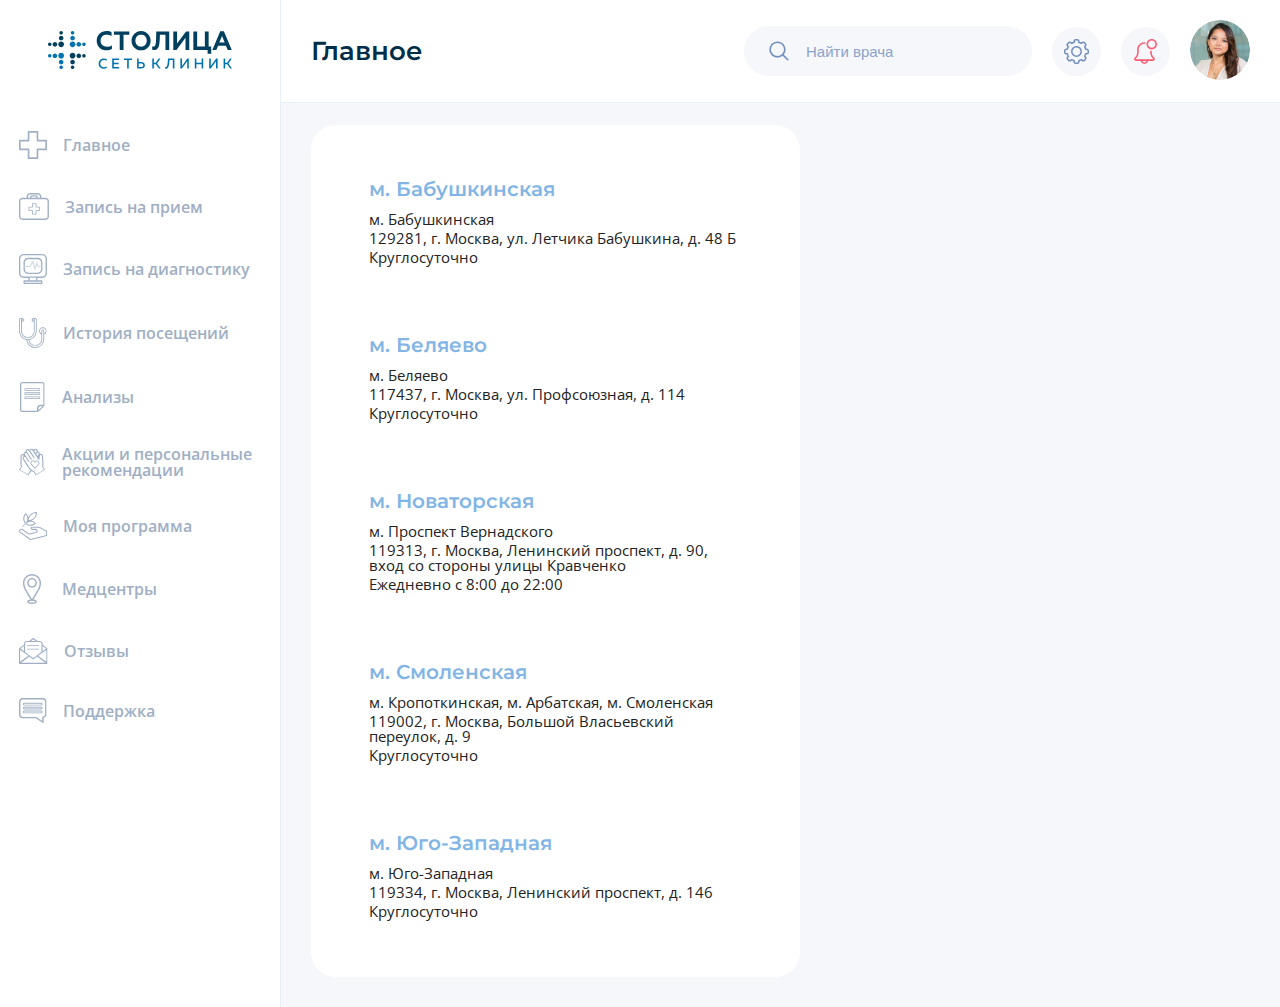
<file: medical-centers.html>
<!DOCTYPE html>
<html lang="en">
<head>
    <meta charset="UTF-8">
    <meta name="viewport" content="width=device-width, initial-scale=1.0">
    <title>Document</title>
    <link rel="stylesheet" href="./style.css">
   <script src="https://api-maps.yandex.ru/2.1/?apikey=c7152351-e08d-44fe-99ef-91d76f704516&lang=ru_RU" type="text/javascript"></script>
</head>
<body>
    <div class="dashboard-layout">
        <aside class="sidebar">
            <div class="logo">
                <a href="">
                    <img src="./images/logo.svg" alt="">
                </a>
            </div>
            <nav>
                <ul>
                    <li>
                        <a href="/">
                            <svg width="28" height="28" viewBox="0 0 28 28" fill="none" xmlns="http://www.w3.org/2000/svg">
                            <g clip-path="url(#clip0_2001_34)">
                                <path d="M0.821162 19.257H8.74296V27.1788C8.74296 27.6297 9.11328 28 9.56412 28H18.4359C18.8867 28 19.257 27.6297 19.257 27.1788V19.257H27.1788C27.6297 19.257 28 18.8867 28 18.4359V9.56412C28 9.11328 27.6297 8.74296 27.1788 8.74296H19.257V0.821162C19.257 0.370328 18.8867 0 18.4359 0H9.56412C9.11328 0 8.74296 0.370328 8.74296 0.821162V8.74296H0.821162C0.370328 8.74296 0 9.11328 0 9.56412V18.4359C0 18.8867 0.370328 19.257 0.821162 19.257ZM1.64232 10.3853H9.56412C10.015 10.3853 10.3853 10.015 10.3853 9.56412V1.64232H17.6147V9.56412C17.6147 10.015 17.985 10.3853 18.4359 10.3853H26.3577V17.6147H18.4359C17.985 17.6147 17.6147 17.985 17.6147 18.4359V26.3577H10.3853V18.4359C10.3853 17.985 10.015 17.6147 9.56412 17.6147H1.64232V10.3853Z" fill="#A0AFC4" />
                            </g>
                            <defs>
                                <clipPath id="clip0_2001_34">
                                <rect width="28" height="28" fill="white" />
                                </clipPath>
                            </defs>
                            </svg>
                            Главное
                        </a>
                    </li>
                    <li>
                        <a href="./appointment-booking.html">
                            <svg width="30" height="27" viewBox="0 0 30 27" fill="none" xmlns="http://www.w3.org/2000/svg">
                            <g clip-path="url(#clip0_31_328)">
                                <path d="M22.3162 4.77912V3.41755C22.3162 1.53177 20.553 0 18.3881 0H11.553C9.38808 0 7.62484 1.53177 7.62484 3.41755V4.77912H3.38354C1.52499 4.77912 0.00683594 6.29728 0.00683594 8.15582V23.6233C0.00683594 25.4887 1.52499 27 3.38354 27H26.5575C28.4229 27 29.9342 25.4887 29.9342 23.6233V8.15582C29.9342 6.29047 28.4161 4.77912 26.5575 4.77912H22.3162ZM28.5386 23.6233C28.5386 24.7194 27.6468 25.6112 26.5507 25.6112H3.37673C2.28066 25.6112 1.38883 24.7194 1.38883 23.6233V8.15582C1.38883 7.05976 2.28066 6.16793 3.37673 6.16793H26.5507C27.6468 6.16793 28.5386 7.05976 28.5386 8.15582V23.6233ZM11.5462 1.3888H18.3813C19.7837 1.3888 20.9206 2.30106 20.9206 3.41755V4.77912H18.8919V4.19365C18.8919 3.08396 17.8775 2.17852 16.6248 2.17852H13.3026C12.05 2.17852 11.0356 3.08396 11.0356 4.19365V4.77912H9.00684V3.41755C9.00684 2.30106 10.1437 1.3888 11.5462 1.3888ZM17.5031 4.77912H12.4312V4.19365C12.4312 3.85325 12.8329 3.56732 13.3094 3.56732H16.6316C17.1082 3.56732 17.5099 3.85325 17.5099 4.19365V4.77912H17.5031Z" fill="#A0AFC4" />
                                <path d="M20.4985 13.6975H17.4281V10.6272C17.4281 10.3957 17.2443 10.2119 17.0128 10.2119H13.4727C13.2413 10.2119 13.0575 10.3957 13.0575 10.6272V13.6975H9.98712C9.75565 13.6975 9.57184 13.8814 9.57184 14.1128V17.6529C9.57184 17.8844 9.75565 18.0682 9.98712 18.0682H13.0575V21.1385C13.0575 21.37 13.2413 21.5538 13.4727 21.5538H17.0128C17.2443 21.5538 17.4281 21.37 17.4281 21.1385V18.0682H20.4985C20.7299 18.0682 20.9137 17.8844 20.9137 17.6529V14.1128C20.9137 13.8814 20.7299 13.6975 20.4985 13.6975ZM20.0832 17.2376H17.0128C16.7814 17.2376 16.5976 17.4214 16.5976 17.6529V20.7233H13.888V17.6529C13.888 17.4214 13.7042 17.2376 13.4727 17.2376H10.4024V14.5349H13.4727C13.7042 14.5349 13.888 14.3511 13.888 14.1196V11.0493H16.5976V14.1196C16.5976 14.3511 16.7814 14.5349 17.0128 14.5349H20.0832V17.2376Z" fill="#A0AFC4" />
                            </g>
                            <defs>
                                <clipPath id="clip0_31_328">
                                <rect width="29.9342" height="27" fill="white" />
                                </clipPath>
                            </defs>
                            </svg>
                            Запись на прием
                        </a>
                    </li>
                    <li>
                        <a href="./sign-up-for-diagnostics.html">
                            <svg width="28" height="30" viewBox="0 0 28 30" fill="none" xmlns="http://www.w3.org/2000/svg">
                            <g clip-path="url(#clip0_31_371)">
                                <path d="M4.69926 23.8793H9.45045V26.3587H5.17958C4.8161 26.3587 4.51752 26.6573 4.51752 27.0208V29.3379C4.51752 29.7014 4.8161 30 5.17958 30H22.7369C23.1004 30 23.399 29.7014 23.399 29.3379V27.0208C23.399 26.6573 23.1004 26.3587 22.7369 26.3587H18.466V23.8793H23.2172C25.807 23.8793 27.9165 21.7698 27.9165 19.18V4.69926C27.9165 2.10948 25.807 0 23.2172 0H4.69926C2.10948 0 0 2.10948 0 4.69926V19.1735C0 21.7633 2.10948 23.8728 4.69926 23.8728V23.8793ZM1.3241 4.69926C1.3241 2.83643 2.83643 1.3241 4.69926 1.3241H23.2172C25.0801 1.3241 26.5924 2.83643 26.5924 4.69926V19.1735C26.5924 21.0363 25.0801 22.5487 23.2172 22.5487H4.69926C2.83643 22.5487 1.3241 21.0363 1.3241 19.1735V4.69926ZM22.0814 28.6759H5.84163V27.6828H22.0749V28.6759H22.0814ZM10.7746 26.3522V23.8728H17.1484V26.3522H10.7746Z" fill="#A0AFC4" />
                                <path d="M4.51754 12.8382V15.3436C4.51754 17.9334 6.62701 20.0429 9.2168 20.0429H18.6997C21.2895 20.0429 23.399 17.9334 23.399 15.3436V12.8836C23.5547 12.7928 23.6651 12.624 23.6651 12.4293C23.6651 12.2346 23.5547 12.0658 23.399 11.9749V8.52837C23.399 5.93858 21.2895 3.8291 18.6997 3.8291H9.2168C6.62701 3.8291 4.51754 5.93858 4.51754 8.52837V12.0204C4.4007 12.1177 4.32281 12.267 4.32281 12.4293C4.32281 12.5915 4.4007 12.7408 4.51754 12.8382ZM9.2168 5.1532H18.6997C20.5625 5.1532 22.0749 6.66554 22.0749 8.52837V11.897H19.5565L18.6608 8.83992C18.5959 8.61924 18.3946 8.46346 18.1675 8.46346C17.9403 8.45048 17.7261 8.59976 17.6547 8.82045L16.0255 13.5716L14.325 7.28864C14.2666 7.08094 14.0978 6.93165 13.8901 6.8992C13.6759 6.86675 13.4747 6.9706 13.3644 7.15234L10.5214 11.8905H5.84813V8.52187C5.84813 6.65905 7.36046 5.14671 9.22329 5.14671L9.2168 5.1532ZM18.7062 18.7188H9.22329C7.36046 18.7188 5.84813 17.2064 5.84813 15.3436V12.9615H10.82C11.0082 12.9615 11.177 12.8642 11.2744 12.7019L13.6305 8.77501L15.4544 15.5253C15.5128 15.7525 15.714 15.9083 15.9477 15.9148H15.9671C16.1943 15.9148 16.3955 15.772 16.4669 15.5578L18.1155 10.7417L18.6543 12.5786C18.7192 12.7992 18.9269 12.9615 19.1605 12.9615H22.0749V15.3436C22.0749 17.2064 20.5625 18.7188 18.6997 18.7188H18.7062ZM23.1393 12.6954H19.1605C19.0437 12.6954 18.9399 12.6175 18.9074 12.5072L18.135 9.87194L16.2138 15.4734C16.1748 15.5838 16.0775 15.6552 15.9606 15.6552C15.8373 15.6552 15.7335 15.5708 15.7075 15.4604L13.7149 8.11296L11.0407 12.5786C10.9953 12.6564 10.9044 12.7084 10.8135 12.7084H4.84856C4.69928 12.7084 4.58244 12.5915 4.58244 12.4423C4.58244 12.293 4.69928 12.1761 4.84856 12.1761H10.6642L13.585 7.30811C13.637 7.21725 13.7408 7.16532 13.8512 7.18479C13.955 7.19777 14.0459 7.27566 14.0718 7.37951L15.9996 14.4933L17.9078 8.9243C17.9468 8.81396 18.0571 8.74256 18.1675 8.74256C18.2843 8.74256 18.3817 8.82045 18.4141 8.93079L19.3682 12.1761H23.1458C23.2951 12.1761 23.412 12.293 23.412 12.4423C23.412 12.5915 23.2951 12.7084 23.1458 12.7084L23.1393 12.6954Z" fill="#A0AFC4" />
                            </g>
                            <defs>
                                <clipPath id="clip0_31_371">
                                <rect width="27.923" height="30" fill="white" />
                                </clipPath>
                            </defs>
                            </svg>
                            Запись на диагностику
                        </a>
                    </li>
                    <li>
                        <a href="./visit-history.html">
                            <svg width="28" height="30" viewBox="0 0 28 30" fill="none" xmlns="http://www.w3.org/2000/svg">
                            <g clip-path="url(#clip0_31_359)">
                                <path d="M7.4807 21.9228C7.89474 26.4421 11.7053 30 16.3368 30C21.2421 30 25.2281 26.014 25.2281 21.1088V16.4632C26.6456 15.9088 27.6561 14.5333 27.6561 12.9263C27.6561 10.8351 25.9509 9.12982 23.8596 9.12982C21.7684 9.12982 20.0632 10.8351 20.0632 12.9263C20.0632 14.4912 21.0105 15.8316 22.3649 16.414V21.1018C22.3649 24.4211 19.6632 27.1298 16.3368 27.1298C13.2842 27.1298 10.7649 24.8491 10.3719 21.9018C14.7298 21.193 17.7544 17.3684 17.7544 12.2877V1.43158C17.7544 0.638596 17.1088 0 16.3228 0C15.993 0 15.6982 0.112281 15.4597 0.294737C15.186 0.140351 14.8702 0.0491228 14.5333 0.0491228C13.4947 0.0491228 12.6526 0.891228 12.6526 1.92982C12.6526 2.96842 13.4947 3.81053 14.5333 3.81053C14.6596 3.81053 14.7789 3.79649 14.8982 3.77544V12.2877C14.8982 16.3298 12.4281 19.1579 8.89123 19.1579C5.35439 19.1579 2.88421 16.3298 2.88421 12.2877V3.80351C2.94035 3.80351 2.98947 3.81053 3.04561 3.81053C4.08421 3.81053 4.92632 2.96842 4.92632 1.92982C4.92632 0.891228 4.06316 0.0491228 3.03158 0.0491228C2.74386 0.0491228 2.46316 0.119298 2.21754 0.238596C1.99298 0.0912281 1.7193 0 1.43158 0C0.645614 0 0 0.645614 0 1.43158V12.2877C0 17.4035 3.07368 21.2491 7.4807 21.9158V21.9228ZM0.85614 1.43158C0.85614 1.11579 1.11579 0.85614 1.43158 0.85614C1.74737 0.85614 2.00702 1.11579 2.00702 1.43158V12.2877C2.00702 16.8421 4.83509 20.014 8.87719 20.014C12.9193 20.014 15.7474 16.8351 15.7474 12.2877V1.43158C15.7474 1.11579 16.007 0.85614 16.3228 0.85614C16.6386 0.85614 16.8982 1.11579 16.8982 1.43158V12.2877C16.8982 17.4316 13.5298 21.1649 8.88421 21.1649C4.2386 21.1649 0.85614 17.4316 0.85614 12.2877V1.43158ZM3.7614 1.92982C3.7614 2.33684 3.43158 2.66667 3.02456 2.66667C2.96842 2.66667 2.91228 2.65965 2.86316 2.64561V1.43158C2.86316 1.3614 2.84912 1.29123 2.84211 1.22105C2.89825 1.20702 2.9614 1.19298 3.02456 1.19298C3.43158 1.19298 3.7614 1.52281 3.7614 1.92982ZM13.7895 1.92982C13.7895 1.52281 14.1193 1.19298 14.5263 1.19298C14.6667 1.19298 14.793 1.23509 14.8982 1.29825C14.8982 1.34035 14.8842 1.38246 14.8842 1.43158V2.56842C14.7789 2.63158 14.6526 2.66667 14.5193 2.66667C14.1123 2.66667 13.7825 2.33684 13.7825 1.92982H13.7895ZM23.2211 21.1018V12.9053C23.2211 12.5895 23.4807 12.3298 23.7965 12.3298C24.1123 12.3298 24.3719 12.5895 24.3719 12.9053V21.1018C24.3719 25.5298 20.7719 29.1368 16.3368 29.1368C12.2105 29.1368 8.80702 26.014 8.35789 22.007C8.53333 22.014 8.70175 22.0211 8.87719 22.0211C9.09474 22.0211 9.30526 22.014 9.50877 22C9.95088 25.3754 12.8421 27.993 16.3368 27.993C20.1333 27.993 23.2211 24.9053 23.2211 21.1088V21.1018ZM23.8526 9.98596C25.4737 9.98596 26.793 11.3053 26.793 12.9263C26.793 14.0491 26.1544 15.0316 25.2281 15.5228V12.9053C25.2281 12.1123 24.5825 11.4737 23.7965 11.4737C23.0105 11.4737 22.3649 12.1193 22.3649 12.9053V15.4456C21.5018 14.9333 20.9263 13.993 20.9263 12.9193C20.9263 11.2982 22.2456 9.97895 23.8667 9.97895L23.8526 9.98596Z" fill="#A0AFC4" />
                            </g>
                            <defs>
                                <clipPath id="clip0_31_359">
                                <rect width="27.6491" height="30" fill="white" />
                                </clipPath>
                            </defs>
                            </svg>
                            История посещений
                        </a>
                    </li>
                    <li>
                        <a href="./tests.html">
                            <svg width="25" height="30" viewBox="0 0 25 30" fill="none" xmlns="http://www.w3.org/2000/svg">
                            <g clip-path="url(#clip0_31_344)">
                                <path d="M18.0029 29.842C18.1394 29.842 18.283 29.7917 18.3836 29.6911L24.3606 24.0374C24.4756 23.9296 24.533 23.7859 24.533 23.6351C24.5905 23.5345 24.6264 23.4195 24.6264 23.2974V2.36351C24.6264 1.05603 23.5704 0 22.2629 0H2.36351C1.05603 0 0 1.06322 0 2.36351V27.6293C0 28.9368 1.05603 29.9928 2.36351 29.9928H17.5862C17.7443 29.9928 17.8879 29.9353 18.0029 29.8348V29.842ZM18.556 27.9885V25.819C18.556 24.921 19.2816 24.1954 20.1796 24.1954H22.579L18.5632 27.9957L18.556 27.9885ZM16.9253 28.6853H2.36351C1.78161 28.6853 1.31466 28.2112 1.31466 27.6293V2.36351C1.31466 1.78161 1.78879 1.30747 2.36351 1.30747H22.2701C22.852 1.30747 23.319 1.78161 23.319 2.36351V22.6437H20.2586C18.4195 22.6437 16.9253 24.1451 16.9253 25.9842V28.6853Z" fill="#A0AFC4" />
                                <path d="M5.10057 8.7288H19.533C19.8922 8.7288 20.1868 8.43426 20.1868 8.07506V6.8969C20.1868 6.5377 19.8922 6.24316 19.533 6.24316H5.10057C4.74138 6.24316 4.44684 6.5377 4.44684 6.8969V8.07506C4.44684 8.43426 4.74138 8.7288 5.10057 8.7288ZM5.22988 7.03339H19.3966V7.94575H5.22988V7.03339Z" fill="#A0AFC4" />
                                <path d="M5.10057 12.845H19.533C19.8922 12.845 20.1868 12.5505 20.1868 12.1913V11.0131C20.1868 10.6539 19.8922 10.3594 19.533 10.3594H5.10057C4.74138 10.3594 4.44684 10.6539 4.44684 11.0131V12.1913C4.44684 12.5505 4.74138 12.845 5.10057 12.845ZM5.22988 11.1496H19.3966V12.062H5.22988V11.1496Z" fill="#A0AFC4" />
                                <path d="M20.1868 16.3075V15.1293C20.1868 14.7629 19.8922 14.4756 19.533 14.4756H5.10057C4.74138 14.4756 4.44684 14.7701 4.44684 15.1293V16.3075C4.44684 16.6667 4.74138 16.9612 5.10057 16.9612H19.533C19.8922 16.9612 20.1868 16.6667 20.1868 16.3075ZM19.3966 16.1782H5.22988V15.2658H19.3966V16.1782Z" fill="#A0AFC4" />
                            </g>
                            <defs>
                                <clipPath id="clip0_31_344">
                                <rect width="24.6336" height="30" fill="white" />
                                </clipPath>
                            </defs>
                            </svg>
                            Анализы
                        </a>
                    </li>
                    <li>
                        <a href="./personal-recommendations.html">
                            <svg width="28" height="28" viewBox="0 0 28 28" fill="none" xmlns="http://www.w3.org/2000/svg">
                            <g clip-path="url(#clip0_31_316)">
                                <path d="M24.9301 18.4588C25.4539 16.9935 25.4473 15.442 25.3677 13.9037C25.2617 11.8483 25.0893 9.79953 24.9036 7.75075C24.7843 6.44457 23.8361 5.5561 22.6626 5.5561C22.2382 5.5561 21.8338 5.68208 21.489 5.89425C21.9001 4.44883 21.3564 3.54047 19.4004 2.84428C19.3938 2.84428 19.3872 2.83102 19.3872 2.82439C19.4269 1.7768 19.175 1.13365 18.2401 0.603222C17.292 0.0595326 16.3704 -0.00677099 15.5283 1.07398C15.5283 1.08061 15.3029 1.35908 15.2962 1.35245C15.1703 0.76235 14.6796 0.39105 14.2884 0.218661C13.6254 -0.0730745 13.0154 -0.0730746 12.4717 0.212031C12.2993 0.251813 12.1269 0.318117 11.9545 0.404311C11.57 0.589961 11.0926 0.981152 10.9865 1.57788C10.9865 1.59115 10.7544 1.3193 10.7478 1.30604C9.86597 0.258443 8.94435 0.357899 8.0161 0.94137C7.10774 1.51158 6.87568 2.16136 6.95525 3.20895C6.95525 3.21558 6.95525 3.22884 6.94198 3.22884C5.16505 3.94492 4.59484 4.79361 4.88657 6.04011C4.55506 5.86773 4.17713 5.7749 3.78593 5.79479C2.61236 5.8412 1.69737 6.76945 1.63107 8.07563C1.52498 10.131 1.43216 12.1865 1.40564 14.2419C1.38574 15.7801 1.43879 17.325 2.02226 18.7704L0 22.1386L9.76652 27.9999L11.9877 24.3001C12.4916 24.1675 12.9822 23.962 13.4596 23.6968C14.0232 24.0084 14.6 24.2404 15.1901 24.3731L17.5506 27.9866L27.0784 21.7474L24.9301 18.4654V18.4588ZM18.3528 4.89306C18.8103 4.13057 19.2877 3.92503 19.8844 4.2234C20.5143 4.53502 20.6867 5.0323 20.2491 5.82794C19.8844 6.49761 19.5065 7.15402 19.122 7.81042C18.6843 7.14075 18.2467 6.47109 17.8025 5.79479C17.9815 5.4898 18.1672 5.19143 18.3462 4.88643L18.3528 4.89306ZM20.269 8.47346C20.2491 8.72541 20.2292 9.00388 20.2027 9.32877C20.2027 9.34866 20.1762 9.35529 20.1629 9.34203C20.0303 9.15638 19.9309 9.02378 19.838 8.90443C19.964 8.73204 20.1032 8.57954 20.269 8.48009V8.47346ZM16.0521 2.22103C16.4632 1.5381 16.9605 1.3193 17.4975 1.5381C18.2202 1.83647 18.4059 2.51276 17.9484 3.28189C17.6633 3.75927 17.3782 4.23666 17.0931 4.70741C16.6555 4.03775 16.2112 3.36145 15.767 2.69178C15.8598 2.53266 15.9526 2.38016 16.0521 2.22103ZM12.1932 22.9939C11.9678 23.0735 11.7424 23.1398 11.497 23.1929L10.8672 24.2471L10.7147 24.499L9.24272 26.9456L1.17357 22.1055L2.53943 19.8313L2.73171 19.5196L3.22235 18.7041C3.13616 18.5184 3.05659 18.3262 2.99029 18.1273C2.91736 17.9151 2.85768 17.6963 2.81127 17.4709C2.71845 17.0332 2.6654 16.5824 2.65877 16.1183C2.63225 13.4727 2.71182 10.8272 2.77149 8.18835C2.79138 7.46564 3.24888 6.99489 3.81246 6.96173C4.30973 6.93521 4.71418 7.20043 4.91309 7.68444C4.76723 7.76401 4.62799 7.86346 4.46223 8.05574C3.64007 8.97736 3.55387 10.3432 4.21028 11.3908C6.12645 14.4408 8.08241 17.4642 10.0715 20.4611C10.4627 21.0446 10.8937 21.6016 11.3843 22.0988C11.696 22.4105 12.0076 22.6956 12.3258 22.9475C12.2794 22.9674 12.233 22.9873 12.1866 23.0006L12.1932 22.9939ZM16.4698 24.5189L16.3107 24.2736L15.641 23.2459C15.4023 23.2061 15.1636 23.1464 14.9382 23.0801C14.6597 22.9939 14.3945 22.8879 14.1426 22.7685C13.0021 22.2182 12.0805 21.3098 11.3114 20.1959C10.2704 18.6842 9.29576 17.1327 8.28795 15.5945C7.23372 13.9833 6.17286 12.3721 5.1319 10.7543C4.95288 10.4758 4.66114 10.0714 4.72081 9.58736C4.76723 9.23595 4.95288 9.03041 5.21809 8.84476C5.45678 8.679 5.96732 8.71215 6.25906 8.85802C6.57731 9.01715 6.81601 9.37519 7.02818 9.68681C7.52546 10.4228 8.00284 11.172 8.49349 11.9146C8.73218 12.2793 8.97087 12.6373 9.2162 12.9954C9.47478 13.3799 9.96543 14.4341 10.5555 14.0231C11.0926 13.6451 10.3831 12.7898 10.1577 12.445C9.91901 12.087 9.68032 11.7223 9.44826 11.3577C8.36751 9.66029 7.26024 7.97618 6.21928 6.25229C5.74852 5.4699 5.90102 4.966 6.52427 4.62785C7.10774 4.30959 7.59176 4.49524 8.08241 5.23784C9.3488 7.17391 10.6152 9.10334 11.8816 11.0394C12.0606 11.3112 12.1667 11.5367 12.4982 11.6494C12.7435 11.729 12.9889 11.6892 13.0817 11.4372C13.2408 11.0129 13.1148 10.7875 12.8894 10.4427C11.3976 8.16846 9.90575 5.89425 8.42055 3.6134C7.93654 2.86417 8.08904 2.17462 8.80511 1.85636C9.33554 1.61104 9.83945 1.81658 10.2771 2.47961C11.7954 4.79361 13.3071 7.10097 14.8188 9.4216C15.0642 9.79953 15.3625 10.1178 15.8001 9.80616C16.2179 9.51442 15.9792 9.12986 15.7604 8.79171C14.5868 7.01478 13.4265 5.23121 12.2595 3.44102C12.107 3.20232 11.9479 2.957 11.8683 2.68515C11.6827 2.08179 12.1004 1.45191 12.717 1.34582C13.3535 1.23311 13.6652 1.61104 13.9569 2.06853C15.9394 5.10523 17.9152 8.14194 19.9242 11.1654C20.1099 11.4439 20.5011 11.7687 20.7862 11.7621C21.3166 11.7489 21.2636 11.1985 21.2967 10.8007C21.3829 9.83268 21.4227 8.85802 21.5221 7.88998C21.6017 7.14075 22.0658 6.70978 22.6891 6.71641C23.2527 6.72304 23.73 7.18054 23.7765 7.90325C23.9422 10.5421 24.1279 13.181 24.2008 15.8265C24.2141 16.2906 24.1809 16.7481 24.1013 17.1857C24.0616 17.4112 24.0085 17.63 23.9489 17.8488C23.8892 18.0477 23.8229 18.24 23.7433 18.4323L24.2605 19.2279L24.4594 19.5329L25.9114 21.7474L18.0346 26.8992L16.4698 24.5123V24.5189Z" fill="#A0AFC4" />
                                <path d="M18.6512 12.3789C17.7892 12.3789 17.0002 12.8497 16.5427 13.6122C16.0852 12.8563 15.2896 12.3789 14.4343 12.3789C13.3867 12.3789 12.4452 13.0817 12.0871 14.1293C11.9877 14.4277 11.9346 14.7261 11.9346 15.031C11.9346 15.336 11.981 15.6278 12.0739 15.9063C12.0871 15.9394 12.0938 15.9659 12.107 15.9925L12.4916 15.8134L12.107 15.9991C12.107 15.9991 12.1203 16.019 12.1269 16.0389C12.233 16.3173 12.3722 16.5627 12.538 16.7682C12.6176 16.8677 12.7104 16.9605 12.8032 17.0533L16.5494 21.0249L20.4281 16.9141C20.6867 16.6422 20.8856 16.3041 21.005 15.9394C21.1044 15.6543 21.1508 15.3493 21.1508 15.0443C21.1508 13.579 20.0303 12.3922 18.6512 12.3922V12.3789ZM20.1961 15.6543C20.1099 15.8996 19.9773 16.1317 19.7916 16.324L16.5494 19.7585L13.4132 16.4367L13.3933 16.4168C13.327 16.3571 13.2607 16.2842 13.2077 16.2179C13.1016 16.0853 13.0021 15.9129 12.9292 15.7272C12.9159 15.6941 12.9027 15.6609 12.8828 15.6278C12.8231 15.4355 12.7899 15.2366 12.7899 15.0377C12.7899 14.8388 12.8231 14.62 12.896 14.4078C13.1347 13.705 13.7513 13.2342 14.4343 13.2342C15.0708 13.2342 15.6543 13.6453 15.9261 14.2818C16.0322 14.5271 16.2709 14.6863 16.5427 14.6863C16.8146 14.6863 17.0533 14.5271 17.1594 14.2818C17.4312 13.6453 18.0147 13.2342 18.6512 13.2342C19.5595 13.2342 20.2955 14.0431 20.2955 15.031C20.2955 15.2432 20.2624 15.4554 20.1961 15.6543Z" fill="#A0AFC4" />
                            </g>
                            <defs>
                                <clipPath id="clip0_31_316">
                                <rect width="27.0784" height="28" fill="white" />
                                </clipPath>
                            </defs>
                            </svg>
                            Акции и персональные рекомендации
                        </a>
                    </li>
                    <li>
                        <a href="./my-program.html">
                            <svg width="28" height="28" viewBox="0 0 28 28" fill="none" xmlns="http://www.w3.org/2000/svg">
                            <g clip-path="url(#clip0_31_305)">
                                <path d="M27.8396 18.4737C27.7422 18.3362 27.5818 18.256 27.4157 18.256C25.9836 18.256 25.0155 17.54 23.8928 16.7037C23.6522 16.5261 23.4059 16.3428 23.1538 16.1652C22.1285 15.4492 20.8339 14.7217 18.9779 14.7217C18.1931 14.7217 17.5573 14.7274 17.0417 14.7446H13.0892C12.2242 14.7446 11.5196 15.4492 11.5196 16.3142C11.5196 17.1791 12.2242 17.8837 13.0892 17.8837H16.7496C17.2422 17.9811 17.5916 18.4107 17.5916 18.9148C17.5916 19.2757 17.4026 19.6079 17.0933 19.797C16.8928 19.8485 16.383 19.986 15.7299 20.1578C15.2659 20.2724 14.7905 20.3984 14.338 20.5245L14.2406 20.5474C11.7029 21.2176 10.8494 21.441 10.6031 21.4983C10.4885 21.4983 10.3854 21.4983 10.3052 21.4868L4.55973 17.7634L3.51145 17.0073C3.51145 17.0073 3.47135 16.9786 3.44844 16.9672C3.39688 16.9328 3.3396 16.9042 3.28232 16.8755C3.16775 16.8182 3.06464 16.7724 2.95007 16.738C2.86988 16.7151 2.77822 16.6922 2.67511 16.675C2.41734 16.6349 2.20539 16.6464 1.98772 16.6865C0.85351 16.8011 -0.0057373 17.7348 -0.0057373 18.8804C-0.0057373 19.4647 0.223395 20.0089 0.635834 20.4271C0.64729 20.4385 0.653019 20.4443 0.664475 20.4557C0.81914 20.6047 0.985261 20.725 1.16284 20.8223L10.6948 27.7307C10.7406 27.765 10.7921 27.788 10.8437 27.8051L10.9239 27.8338C10.9239 27.8338 10.9411 27.8395 10.9468 27.8452C11.2332 27.9426 11.5024 27.9885 11.7717 27.9885C11.9321 27.9885 12.0982 27.9713 12.2643 27.9369C12.2758 27.9369 12.2872 27.9369 12.2987 27.9312L12.3388 27.9197C18.3764 26.3845 22.707 25.2904 24.8494 24.7634C24.8723 24.7634 24.8895 24.752 24.9067 24.7462L25.0957 24.6775C26.1383 24.4197 26.9345 24.2822 27.4042 24.2822C27.6907 24.2822 27.9255 24.0474 27.9255 23.7552V23.4058C27.9255 23.3714 27.9312 23.3428 27.9312 23.3084V18.8575C27.9484 18.72 27.9141 18.5768 27.8339 18.4565L27.8396 18.4737ZM26.883 23.2741C26.3502 23.3313 25.6571 23.4688 24.815 23.6808C24.7979 23.6808 24.7692 23.6922 24.752 23.6979L24.5745 23.7667C22.4149 24.2994 18.1015 25.3878 12.081 26.9173H12.0524C11.8003 26.9688 11.5769 26.9574 11.302 26.8657L1.75286 19.9631C1.75286 19.9631 1.70703 19.9344 1.68412 19.923C1.58673 19.8714 1.49508 19.8027 1.40343 19.7225C1.40343 19.7225 1.39197 19.711 1.38624 19.7053C1.16284 19.4876 1.04254 19.1955 1.04254 18.8919C1.04254 18.2904 1.50081 17.7921 2.10801 17.7405C2.13092 17.7405 2.14811 17.7405 2.17102 17.729C2.27413 17.7061 2.37724 17.7004 2.51472 17.7233C2.56055 17.729 2.6121 17.7405 2.6522 17.752C2.70376 17.7691 2.75531 17.7921 2.81832 17.8207C2.85269 17.8379 2.88706 17.8551 2.9157 17.878C2.92143 17.878 2.92716 17.8894 2.93862 17.8894L3.95826 18.6284C3.95826 18.6284 3.97544 18.6398 3.98117 18.6456L9.82405 22.432C9.86988 22.4664 9.92716 22.4893 9.98444 22.5007C10.1907 22.5523 10.4313 22.5695 10.7119 22.5523C10.7406 22.5523 10.775 22.5466 10.8036 22.5408C11.0671 22.4778 12.3159 22.1513 14.5155 21.5727L14.6244 21.5441C15.0769 21.4124 15.5352 21.2921 15.9992 21.1775C16.7553 20.977 17.3281 20.8281 17.4427 20.7937C17.4828 20.7822 17.5229 20.7651 17.5573 20.7479C18.2275 20.3755 18.6457 19.6767 18.6457 18.9205C18.6457 17.8894 17.9067 17.0187 16.8871 16.8526C16.8584 16.8526 16.8298 16.8469 16.8011 16.8469H13.0892C12.8028 16.8469 12.5679 16.612 12.5679 16.3256C12.5679 16.0392 12.8028 15.8043 13.0892 15.8043H17.0532C17.5687 15.7871 18.1988 15.7814 18.9722 15.7814C20.5303 15.7814 21.6129 16.3829 22.5524 17.0359C22.7929 17.2078 23.0335 17.3796 23.2684 17.5572C24.311 18.3305 25.3879 19.1325 26.883 19.2871V23.2511C26.883 23.2511 26.883 23.2741 26.883 23.2798V23.2741Z" fill="#A0AFC4" />
                                <path d="M18.0041 0.538462V0.50982C17.9984 0.234861 17.7807 0.0171849 17.5057 0H17.4771C17.4771 0 17.4599 0 17.4485 0C13.7881 0 10.5802 2.23404 9.23978 5.51064C8.99919 4.07283 8.32897 2.69804 7.22914 1.5982C7.18904 1.5581 7.15467 1.52946 7.11457 1.49509C7.09739 1.4779 7.0802 1.46645 7.06302 1.44926C6.86825 1.26596 6.55893 1.26596 6.35843 1.43781C6.34698 1.44926 6.33552 1.45499 6.32406 1.46645C3.62603 4.16448 3.50573 8.50655 6.04911 11.3592L6.06629 11.3822L2.88135 14.5671L3.42554 15.1113L6.61048 11.9263L6.63339 11.9435C8.00246 13.1637 9.72095 13.7709 11.4337 13.7709C13.2782 13.7709 15.1228 13.0663 16.5205 11.6686C16.5205 11.6686 16.5434 11.6457 16.5434 11.6399C16.7267 11.4452 16.721 11.1244 16.5434 10.9182C16.5376 10.9067 16.5262 10.901 16.5205 10.8895C15.3462 9.70949 13.8453 9.02209 12.2872 8.83306C15.644 7.5671 17.9926 4.34206 17.9926 0.532733L18.0041 0.538462ZM15.4092 11.2848C13.0949 13.2381 9.64649 13.2209 7.3437 11.1645C7.32079 11.1416 7.29215 11.1187 7.26924 11.1015C7.25205 11.09 7.23487 11.0728 7.22341 11.0614C7.19477 11.0385 7.17186 11.0098 7.14321 10.9869C7.1203 10.9697 7.10312 10.9525 7.06302 10.9124C7.01146 10.8609 6.96564 10.8093 6.91981 10.752L6.83961 10.6604C4.78315 8.35188 4.76596 4.89771 6.73077 2.58347C8.62112 4.69149 8.83879 7.83633 7.21195 10.1907C7.06875 10.3969 7.09166 10.6776 7.27496 10.8609C7.45254 11.0385 7.73323 11.0671 7.94518 10.9239C10.2537 9.33142 13.3183 9.509 15.4149 11.2848H15.4092ZM9.64649 8.35188C9.6694 8.05974 9.70377 7.76187 9.76105 7.45254C10.4084 3.90671 13.3871 1.2946 16.9386 1.06547C16.6866 4.98936 13.5933 8.09984 9.64076 8.35188H9.64649Z" fill="#A0AFC4" />
                            </g>
                            <defs>
                                <clipPath id="clip0_31_305">
                                <rect width="27.937" height="28" fill="white" />
                                </clipPath>
                            </defs>
                            </svg>
                            Моя программа
                        </a>
                    </li>
                    <li>
                        <a href="./medical-centers.html">
                            <svg width="19" height="30" viewBox="0 0 19 30" fill="none" xmlns="http://www.w3.org/2000/svg">
                            <g clip-path="url(#clip0_31_282)">
                                <path d="M17.7747 11.144C17.943 10.4446 18.0272 9.73236 18.0272 9.0136C18.0272 4.04705 13.9866 0 9.0136 0C4.04058 0 0 4.04705 0 9.0136C0 9.73236 0.0841787 10.4446 0.252536 11.144C0.492122 12.6074 0.822361 13.7859 1.23678 14.6536C2.12389 16.512 5.84718 22.657 7.56313 25.4543C5.25146 25.7522 4.17656 26.7429 4.17656 27.6818C4.17656 28.7956 5.69178 30 9.0136 30C12.3354 30 13.8506 28.7956 13.8506 27.6818C13.8506 26.7429 12.7757 25.7522 10.4641 25.4543C12.1735 22.657 15.9033 16.512 16.7904 14.6536C17.2048 13.7859 17.5351 12.6074 17.7747 11.144ZM12.4584 27.6818C12.3678 27.9473 11.2022 28.6078 9.0136 28.6078C6.82495 28.6078 5.63997 27.9279 5.56875 27.6883C5.6335 27.4552 6.57889 26.8919 8.37902 26.7753C8.39845 26.8077 8.41787 26.8336 8.42435 26.8465C8.55385 27.0537 8.77401 27.1768 9.02007 27.1768C9.26613 27.1768 9.48629 27.0537 9.60932 26.8465C9.6158 26.8336 9.63522 26.8077 9.65465 26.7753C11.4289 26.8854 12.3743 27.4423 12.4584 27.6818ZM16.4148 10.8396C16.4148 10.8396 16.4084 10.8785 16.4019 10.8914C16.1817 12.2189 15.8839 13.3132 15.5277 14.0514C14.6341 15.9292 10.5547 22.6311 9.00712 25.15C7.466 22.6311 3.3801 15.9292 2.48651 14.0514C2.13684 13.3132 1.83251 12.2189 1.61235 10.8914C1.61235 10.872 1.61235 10.8526 1.5994 10.8396C1.45046 10.2439 1.37924 9.62875 1.37924 9.0136C1.39219 4.81114 4.81114 1.39219 9.0136 1.39219C13.2161 1.39219 16.635 4.81114 16.635 9.0136C16.635 9.62875 16.5573 10.2439 16.4148 10.8396Z" fill="#A0AFC4" />
                                <path d="M9.01361 3.94336C6.3458 3.94336 4.17657 6.11258 4.17657 8.7804C4.17657 11.4482 6.3458 13.6174 9.01361 13.6174C11.6814 13.6174 13.8507 11.4482 13.8507 8.7804C13.8507 6.11258 11.6814 3.94336 9.01361 3.94336ZM9.01361 12.2317C7.11635 12.2317 5.56876 10.6841 5.56876 8.78687C5.56876 6.88961 7.11635 5.34202 9.01361 5.34202C10.9109 5.34202 12.4585 6.88961 12.4585 8.78687C12.4585 10.6841 10.9109 12.2317 9.01361 12.2317Z" fill="#A0AFC4" />
                            </g>
                            <defs>
                                <clipPath id="clip0_31_282">
                                <rect width="18.0272" height="30" fill="white" />
                                </clipPath>
                            </defs>
                            </svg>
                            Медцентры
                        </a>
                    </li>
                    <li>
                        <a href="./reviews.html">
                            <svg width="29" height="26" viewBox="0 0 29 26" fill="none" xmlns="http://www.w3.org/2000/svg">
                            <g clip-path="url(#clip0_31_300)">
                                <path d="M8.53359 8.10967H19.631C19.8431 8.10967 20.0115 7.94124 20.0115 7.72915C20.0115 7.51706 19.8431 7.34863 19.631 7.34863H8.53359C8.3215 7.34863 8.15308 7.51706 8.15308 7.72915C8.15308 7.94124 8.3215 8.10967 8.53359 8.10967Z" fill="#A0AFC4" />
                                <path d="M20.0053 11.0729C20.0053 10.8608 19.8369 10.6924 19.6248 10.6924H8.53359C8.3215 10.6924 8.15308 10.8608 8.15308 11.0729C8.15308 11.285 8.3215 11.4534 8.53359 11.4534H19.631C19.8431 11.4534 20.0115 11.285 20.0115 11.0729H20.0053Z" fill="#A0AFC4" />
                                <path d="M28.2893 10.137L23.6046 6.70606V5.8764C23.6046 4.22333 22.2073 2.87592 20.4918 2.87592H18.3772L14.5969 0.112488C14.3973 -0.0309857 14.1228 -0.0309857 13.9232 0.112488L10.143 2.88216H8.02831C6.31286 2.88216 4.91555 4.22957 4.91555 5.88264V6.7123L0.230806 10.137C0.087332 10.243 0 10.4114 0 10.5923C0 10.6235 0 10.6547 0.012476 10.6859C0.012476 10.7109 0 10.7358 0 10.7608V24.9522C0 25.0333 0.024952 25.1144 0.056142 25.1893C0 25.3203 -0.018714 25.4637 0.03119 25.6072C0.112284 25.838 0.324376 25.994 0.567658 25.994H27.9525C28.1958 25.994 28.4141 25.838 28.489 25.6072C28.5389 25.47 28.5202 25.3203 28.464 25.1893C28.4952 25.1144 28.5202 25.0396 28.5202 24.9522V10.7608C28.5202 10.7608 28.5139 10.7109 28.5077 10.6859C28.5077 10.6547 28.5202 10.6173 28.5202 10.5861C28.5202 10.4052 28.4328 10.2368 28.2893 10.1307V10.137ZM23.6046 8.12209L27.0043 10.611L23.7231 13.1437L23.6046 13.231V8.12209ZM14.2601 1.279L16.4496 2.88216H12.0705L14.2601 1.279ZM6.0571 5.88264C6.0571 4.85961 6.9429 4.02372 8.03455 4.02372H20.4981C21.5897 4.02372 22.4755 4.85961 22.4755 5.88264V14.0607L17.9966 17.3169C17.9218 17.3356 17.8469 17.3606 17.7845 17.4105L14.3037 20.0429L10.6607 17.398L6.06334 14.0544V5.8764L6.0571 5.88264ZM4.91555 8.12209V13.125L1.52831 10.6048L4.91555 8.12209ZM1.13532 11.8898L9.35077 17.8658L1.13532 23.8419V11.8898ZM2.23321 24.8587L10.3301 18.577L13.9669 21.2157C14.1665 21.3654 14.441 21.3591 14.6406 21.2094L18.1089 18.5832L26.2682 24.8587H2.23321ZM27.3848 23.8419L19.1756 17.8658L27.3848 11.8898V23.8419Z" fill="#A0AFC4" />
                            </g>
                            <defs>
                                <clipPath id="clip0_31_300">
                                <rect width="28.5202" height="26" fill="white" />
                                </clipPath>
                            </defs>
                            </svg>
                            Отзывы
                        </a>
                    </li>
                    <li>
                        <a href="./support.html">
                            <svg width="28" height="25" viewBox="0 0 28 25" fill="none" xmlns="http://www.w3.org/2000/svg">
                            <g clip-path="url(#clip0_31_294)">
                                <path d="M23.8535 0H3.72623C1.67086 0 0 1.67086 0 3.72623V16.6177C0 18.6731 1.67086 20.344 3.72623 20.344H16.8135L23.5598 24.8742C23.6787 24.9581 23.8185 24.993 23.9583 24.993C24.0772 24.993 24.189 24.965 24.2939 24.9091C24.5316 24.7833 24.6714 24.5386 24.6714 24.2729V19.9874C25.9857 19.4351 27.5657 18.2327 27.5657 16.6177V3.72623C27.5657 1.67086 25.8949 0 23.8395 0H23.8535ZM26.1395 16.6247C26.1395 17.4706 24.8812 18.4494 23.7486 18.8059C23.448 18.9038 23.2453 19.1765 23.2453 19.4911V22.9306L17.4357 19.0296C17.3168 18.9527 17.177 18.9108 17.0372 18.9108H3.72623C2.46784 18.9108 1.44016 17.8831 1.44016 16.6247V3.72623C1.44016 2.46085 2.46784 1.44016 3.72623 1.44016H23.8465C25.1119 1.44016 26.1326 2.46784 26.1326 3.72623V16.6177L26.1395 16.6247Z" fill="#A0AFC4" />
                                <path d="M22.2525 4.7959H5.27823C4.53019 4.7959 3.92896 5.40412 3.92896 6.15216C3.92896 6.90021 4.53718 7.50144 5.27823 7.50144H22.2525C23.0005 7.50144 23.6018 6.89321 23.6018 6.15216C23.6018 5.41111 22.9936 4.7959 22.2525 4.7959ZM22.2525 6.64154H5.27823C5.00558 6.64154 4.78885 6.42481 4.78885 6.15216C4.78885 5.87951 5.00558 5.66279 5.27823 5.66279H22.2525C22.5252 5.66279 22.7419 5.87951 22.7419 6.15216C22.7419 6.42481 22.5252 6.64154 22.2525 6.64154Z" fill="#A0AFC4" />
                                <path d="M22.2525 8.7666H5.27823C4.53019 8.7666 3.92896 9.37482 3.92896 10.1229C3.92896 10.8709 4.53718 11.4721 5.27823 11.4721H22.2525C23.0005 11.4721 23.6018 10.8639 23.6018 10.1229C23.6018 9.38181 22.9936 8.7666 22.2525 8.7666ZM22.2525 10.6052H5.27823C5.00558 10.6052 4.78885 10.3885 4.78885 10.1159C4.78885 9.84322 5.00558 9.6265 5.27823 9.6265H22.2525C22.5252 9.6265 22.7419 9.84322 22.7419 10.1159C22.7419 10.3885 22.5252 10.6052 22.2525 10.6052Z" fill="#A0AFC4" />
                                <path d="M22.2525 12.5908H5.27823C4.53019 12.5908 3.92896 13.199 3.92896 13.9401C3.92896 14.6811 4.53718 15.2964 5.27823 15.2964H22.2525C23.0005 15.2964 23.6018 14.6881 23.6018 13.9401C23.6018 13.1921 22.9936 12.5908 22.2525 12.5908ZM22.2525 14.4365H5.27823C5.00558 14.4365 4.78885 14.2197 4.78885 13.9471C4.78885 13.6744 5.00558 13.4577 5.27823 13.4577H22.2525C22.5252 13.4577 22.7419 13.6744 22.7419 13.9471C22.7419 14.2197 22.5252 14.4365 22.2525 14.4365Z" fill="#A0AFC4" />
                            </g>
                            <defs>
                                <clipPath id="clip0_31_294">
                                <rect width="27.5797" height="25" fill="white" />
                                </clipPath>
                            </defs>
                            </svg>
                            Поддержка
                        </a>
                    </li>
                </ul>
            </nav>
        </aside>

        <main class="main-content">
            <header class="main-header">
                <div class="wrapper">
                    <div class="main-header-cont">
                        <img src="./images/burger.svg" alt="" class="burger" id="open-menu-btn">
                        <div>
                            <h1>Главное</h1>
                        </div>
                        <div class="h-2">
                            <div class="search">
                                <form>
                                    <img src="./images/search.svg" alt="" aria-hidden="true">
                                    <input type="search" name="query" id="search-doctor" placeholder="Найти врача">
                                </form>
                            </div>
                            <div class="settings">
                                <a href="" aria-label="Настройки">
                                    <img src="./images/settings.svg" alt="">
                                </a>
                            </div>
                            <div class="notification">
                                <button aria-label="Уведомления">
                                    <img src="./images/notification.svg" alt="">
                                </button>
                            </div>
                            <div class="avatar">
                                <a href="">
                                    <img src="./images/avatar.png" alt="">
                                </a>
                            </div>
                        </div>
                    </div>
                </div>
            </header>

            <div class="content-area">
                <div class="wrapper">
                    <div class="content-area-home-cont">
                        <div class="locations-container">
                            <div class="locations-list">
                                <div class="location-item">
                                    <h3>м. Бабушкинская</h3>
                                    <p>м. Бабушкинская</p>
                                    <p>129281, г. Москва, ул. Летчика Бабушкина, д. 48 Б</p>
                                    <p>Круглосуточно</p>
                                </div>

                                <div class="location-item">
                                    <h3>м. Беляево</h3>
                                    <p>м. Беляево</p>
                                    <p>117437, г. Москва, ул. Профсоюзная, д. 114</p>
                                    <p>Круглосуточно</p>
                                </div>

                                <div class="location-item">
                                    <h3>м. Новаторская</h3>
                                    <p>м. Проспект Вернадского</p>
                                    <p>119313, г. Москва, Ленинский проспект, д. 90, вход со стороны улицы Кравченко</p>
                                    <p>Ежедневно с 8:00 до 22:00</p>
                                </div>

                                <div class="location-item">
                                    <h3>м. Смоленская</h3>
                                    <p>м. Кропоткинская, м. Арбатская, м. Смоленская</p>
                                    <p>119002, г. Москва, Большой Власьевский переулок, д. 9</p>
                                    <p>Круглосуточно</p>
                                </div>

                                <div class="location-item">
                                    <h3>м. Юго-Западная</h3>
                                    <p>м. Юго-Западная</p>
                                    <p>119334, г. Москва, Ленинский проспект, д. 146</p>
                                    <p>Круглосуточно</p>
                                </div>
                            </div>

                            <div class="map-area">
                                <div id="map"></div>
                            </div>
                        </div>
                    </div>
                </div>
            </div>
        </main>




        <div class="fullscreen-menu" id="menu">
                <div>
                    <div class="fullscreen-menu-header">
                        <img src="./images/cl-m.svg" alt="Закрыть меню" class="menu-close" id="close-menu-btn">
                        <div>
                            <div class="settings">
                                <a href="" aria-label="Настройки">
                                    <img src="./images/settings.svg" alt="">
                                </a>
                            </div>
                            <div class="notification">
                                <button aria-label="Уведомления">
                                    <img src="./images/notification.svg" alt="">
                                </button>
                            </div>
                            <div class="avatar">
                                <a href="">
                                    <img src="./images/avatar.png" alt="">
                                </a>
                            </div>
                        </div>
                    </div>
                    <nav class="menu-nav">
                        <nav>
                            <ul>
                                <li>
                                    <a href="/">
                                        <svg width="28" height="28" viewBox="0 0 28 28" fill="none" xmlns="http://www.w3.org/2000/svg">
                                        <g clip-path="url(#clip0_2001_34)">
                                            <path d="M0.821162 19.257H8.74296V27.1788C8.74296 27.6297 9.11328 28 9.56412 28H18.4359C18.8867 28 19.257 27.6297 19.257 27.1788V19.257H27.1788C27.6297 19.257 28 18.8867 28 18.4359V9.56412C28 9.11328 27.6297 8.74296 27.1788 8.74296H19.257V0.821162C19.257 0.370328 18.8867 0 18.4359 0H9.56412C9.11328 0 8.74296 0.370328 8.74296 0.821162V8.74296H0.821162C0.370328 8.74296 0 9.11328 0 9.56412V18.4359C0 18.8867 0.370328 19.257 0.821162 19.257ZM1.64232 10.3853H9.56412C10.015 10.3853 10.3853 10.015 10.3853 9.56412V1.64232H17.6147V9.56412C17.6147 10.015 17.985 10.3853 18.4359 10.3853H26.3577V17.6147H18.4359C17.985 17.6147 17.6147 17.985 17.6147 18.4359V26.3577H10.3853V18.4359C10.3853 17.985 10.015 17.6147 9.56412 17.6147H1.64232V10.3853Z" fill="#A0AFC4" />
                                        </g>
                                        <defs>
                                            <clipPath id="clip0_2001_34">
                                            <rect width="28" height="28" fill="white" />
                                            </clipPath>
                                        </defs>
                                        </svg>
                                        Главное
                                    </a>
                                </li>
                                <li>
                                    <a href="./appointment-booking.html">
                                        <svg width="30" height="27" viewBox="0 0 30 27" fill="none" xmlns="http://www.w3.org/2000/svg">
                                        <g clip-path="url(#clip0_31_328)">
                                            <path d="M22.3162 4.77912V3.41755C22.3162 1.53177 20.553 0 18.3881 0H11.553C9.38808 0 7.62484 1.53177 7.62484 3.41755V4.77912H3.38354C1.52499 4.77912 0.00683594 6.29728 0.00683594 8.15582V23.6233C0.00683594 25.4887 1.52499 27 3.38354 27H26.5575C28.4229 27 29.9342 25.4887 29.9342 23.6233V8.15582C29.9342 6.29047 28.4161 4.77912 26.5575 4.77912H22.3162ZM28.5386 23.6233C28.5386 24.7194 27.6468 25.6112 26.5507 25.6112H3.37673C2.28066 25.6112 1.38883 24.7194 1.38883 23.6233V8.15582C1.38883 7.05976 2.28066 6.16793 3.37673 6.16793H26.5507C27.6468 6.16793 28.5386 7.05976 28.5386 8.15582V23.6233ZM11.5462 1.3888H18.3813C19.7837 1.3888 20.9206 2.30106 20.9206 3.41755V4.77912H18.8919V4.19365C18.8919 3.08396 17.8775 2.17852 16.6248 2.17852H13.3026C12.05 2.17852 11.0356 3.08396 11.0356 4.19365V4.77912H9.00684V3.41755C9.00684 2.30106 10.1437 1.3888 11.5462 1.3888ZM17.5031 4.77912H12.4312V4.19365C12.4312 3.85325 12.8329 3.56732 13.3094 3.56732H16.6316C17.1082 3.56732 17.5099 3.85325 17.5099 4.19365V4.77912H17.5031Z" fill="#A0AFC4" />
                                            <path d="M20.4985 13.6975H17.4281V10.6272C17.4281 10.3957 17.2443 10.2119 17.0128 10.2119H13.4727C13.2413 10.2119 13.0575 10.3957 13.0575 10.6272V13.6975H9.98712C9.75565 13.6975 9.57184 13.8814 9.57184 14.1128V17.6529C9.57184 17.8844 9.75565 18.0682 9.98712 18.0682H13.0575V21.1385C13.0575 21.37 13.2413 21.5538 13.4727 21.5538H17.0128C17.2443 21.5538 17.4281 21.37 17.4281 21.1385V18.0682H20.4985C20.7299 18.0682 20.9137 17.8844 20.9137 17.6529V14.1128C20.9137 13.8814 20.7299 13.6975 20.4985 13.6975ZM20.0832 17.2376H17.0128C16.7814 17.2376 16.5976 17.4214 16.5976 17.6529V20.7233H13.888V17.6529C13.888 17.4214 13.7042 17.2376 13.4727 17.2376H10.4024V14.5349H13.4727C13.7042 14.5349 13.888 14.3511 13.888 14.1196V11.0493H16.5976V14.1196C16.5976 14.3511 16.7814 14.5349 17.0128 14.5349H20.0832V17.2376Z" fill="#A0AFC4" />
                                        </g>
                                        <defs>
                                            <clipPath id="clip0_31_328">
                                            <rect width="29.9342" height="27" fill="white" />
                                            </clipPath>
                                        </defs>
                                        </svg>
                                        Запись на прием
                                    </a>
                                </li>
                                <li>
                                    <a href="./sign-up-for-diagnostics.html">
                                        <svg width="28" height="30" viewBox="0 0 28 30" fill="none" xmlns="http://www.w3.org/2000/svg">
                                        <g clip-path="url(#clip0_31_371)">
                                            <path d="M4.69926 23.8793H9.45045V26.3587H5.17958C4.8161 26.3587 4.51752 26.6573 4.51752 27.0208V29.3379C4.51752 29.7014 4.8161 30 5.17958 30H22.7369C23.1004 30 23.399 29.7014 23.399 29.3379V27.0208C23.399 26.6573 23.1004 26.3587 22.7369 26.3587H18.466V23.8793H23.2172C25.807 23.8793 27.9165 21.7698 27.9165 19.18V4.69926C27.9165 2.10948 25.807 0 23.2172 0H4.69926C2.10948 0 0 2.10948 0 4.69926V19.1735C0 21.7633 2.10948 23.8728 4.69926 23.8728V23.8793ZM1.3241 4.69926C1.3241 2.83643 2.83643 1.3241 4.69926 1.3241H23.2172C25.0801 1.3241 26.5924 2.83643 26.5924 4.69926V19.1735C26.5924 21.0363 25.0801 22.5487 23.2172 22.5487H4.69926C2.83643 22.5487 1.3241 21.0363 1.3241 19.1735V4.69926ZM22.0814 28.6759H5.84163V27.6828H22.0749V28.6759H22.0814ZM10.7746 26.3522V23.8728H17.1484V26.3522H10.7746Z" fill="#A0AFC4" />
                                            <path d="M4.51754 12.8382V15.3436C4.51754 17.9334 6.62701 20.0429 9.2168 20.0429H18.6997C21.2895 20.0429 23.399 17.9334 23.399 15.3436V12.8836C23.5547 12.7928 23.6651 12.624 23.6651 12.4293C23.6651 12.2346 23.5547 12.0658 23.399 11.9749V8.52837C23.399 5.93858 21.2895 3.8291 18.6997 3.8291H9.2168C6.62701 3.8291 4.51754 5.93858 4.51754 8.52837V12.0204C4.4007 12.1177 4.32281 12.267 4.32281 12.4293C4.32281 12.5915 4.4007 12.7408 4.51754 12.8382ZM9.2168 5.1532H18.6997C20.5625 5.1532 22.0749 6.66554 22.0749 8.52837V11.897H19.5565L18.6608 8.83992C18.5959 8.61924 18.3946 8.46346 18.1675 8.46346C17.9403 8.45048 17.7261 8.59976 17.6547 8.82045L16.0255 13.5716L14.325 7.28864C14.2666 7.08094 14.0978 6.93165 13.8901 6.8992C13.6759 6.86675 13.4747 6.9706 13.3644 7.15234L10.5214 11.8905H5.84813V8.52187C5.84813 6.65905 7.36046 5.14671 9.22329 5.14671L9.2168 5.1532ZM18.7062 18.7188H9.22329C7.36046 18.7188 5.84813 17.2064 5.84813 15.3436V12.9615H10.82C11.0082 12.9615 11.177 12.8642 11.2744 12.7019L13.6305 8.77501L15.4544 15.5253C15.5128 15.7525 15.714 15.9083 15.9477 15.9148H15.9671C16.1943 15.9148 16.3955 15.772 16.4669 15.5578L18.1155 10.7417L18.6543 12.5786C18.7192 12.7992 18.9269 12.9615 19.1605 12.9615H22.0749V15.3436C22.0749 17.2064 20.5625 18.7188 18.6997 18.7188H18.7062ZM23.1393 12.6954H19.1605C19.0437 12.6954 18.9399 12.6175 18.9074 12.5072L18.135 9.87194L16.2138 15.4734C16.1748 15.5838 16.0775 15.6552 15.9606 15.6552C15.8373 15.6552 15.7335 15.5708 15.7075 15.4604L13.7149 8.11296L11.0407 12.5786C10.9953 12.6564 10.9044 12.7084 10.8135 12.7084H4.84856C4.69928 12.7084 4.58244 12.5915 4.58244 12.4423C4.58244 12.293 4.69928 12.1761 4.84856 12.1761H10.6642L13.585 7.30811C13.637 7.21725 13.7408 7.16532 13.8512 7.18479C13.955 7.19777 14.0459 7.27566 14.0718 7.37951L15.9996 14.4933L17.9078 8.9243C17.9468 8.81396 18.0571 8.74256 18.1675 8.74256C18.2843 8.74256 18.3817 8.82045 18.4141 8.93079L19.3682 12.1761H23.1458C23.2951 12.1761 23.412 12.293 23.412 12.4423C23.412 12.5915 23.2951 12.7084 23.1458 12.7084L23.1393 12.6954Z" fill="#A0AFC4" />
                                        </g>
                                        <defs>
                                            <clipPath id="clip0_31_371">
                                            <rect width="27.923" height="30" fill="white" />
                                            </clipPath>
                                        </defs>
                                        </svg>
                                        Запись на диагностику
                                    </a>
                                </li>
                                <li>
                                    <a href="./visit-history.html">
                                        <svg width="28" height="30" viewBox="0 0 28 30" fill="none" xmlns="http://www.w3.org/2000/svg">
                                        <g clip-path="url(#clip0_31_359)">
                                            <path d="M7.4807 21.9228C7.89474 26.4421 11.7053 30 16.3368 30C21.2421 30 25.2281 26.014 25.2281 21.1088V16.4632C26.6456 15.9088 27.6561 14.5333 27.6561 12.9263C27.6561 10.8351 25.9509 9.12982 23.8596 9.12982C21.7684 9.12982 20.0632 10.8351 20.0632 12.9263C20.0632 14.4912 21.0105 15.8316 22.3649 16.414V21.1018C22.3649 24.4211 19.6632 27.1298 16.3368 27.1298C13.2842 27.1298 10.7649 24.8491 10.3719 21.9018C14.7298 21.193 17.7544 17.3684 17.7544 12.2877V1.43158C17.7544 0.638596 17.1088 0 16.3228 0C15.993 0 15.6982 0.112281 15.4597 0.294737C15.186 0.140351 14.8702 0.0491228 14.5333 0.0491228C13.4947 0.0491228 12.6526 0.891228 12.6526 1.92982C12.6526 2.96842 13.4947 3.81053 14.5333 3.81053C14.6596 3.81053 14.7789 3.79649 14.8982 3.77544V12.2877C14.8982 16.3298 12.4281 19.1579 8.89123 19.1579C5.35439 19.1579 2.88421 16.3298 2.88421 12.2877V3.80351C2.94035 3.80351 2.98947 3.81053 3.04561 3.81053C4.08421 3.81053 4.92632 2.96842 4.92632 1.92982C4.92632 0.891228 4.06316 0.0491228 3.03158 0.0491228C2.74386 0.0491228 2.46316 0.119298 2.21754 0.238596C1.99298 0.0912281 1.7193 0 1.43158 0C0.645614 0 0 0.645614 0 1.43158V12.2877C0 17.4035 3.07368 21.2491 7.4807 21.9158V21.9228ZM0.85614 1.43158C0.85614 1.11579 1.11579 0.85614 1.43158 0.85614C1.74737 0.85614 2.00702 1.11579 2.00702 1.43158V12.2877C2.00702 16.8421 4.83509 20.014 8.87719 20.014C12.9193 20.014 15.7474 16.8351 15.7474 12.2877V1.43158C15.7474 1.11579 16.007 0.85614 16.3228 0.85614C16.6386 0.85614 16.8982 1.11579 16.8982 1.43158V12.2877C16.8982 17.4316 13.5298 21.1649 8.88421 21.1649C4.2386 21.1649 0.85614 17.4316 0.85614 12.2877V1.43158ZM3.7614 1.92982C3.7614 2.33684 3.43158 2.66667 3.02456 2.66667C2.96842 2.66667 2.91228 2.65965 2.86316 2.64561V1.43158C2.86316 1.3614 2.84912 1.29123 2.84211 1.22105C2.89825 1.20702 2.9614 1.19298 3.02456 1.19298C3.43158 1.19298 3.7614 1.52281 3.7614 1.92982ZM13.7895 1.92982C13.7895 1.52281 14.1193 1.19298 14.5263 1.19298C14.6667 1.19298 14.793 1.23509 14.8982 1.29825C14.8982 1.34035 14.8842 1.38246 14.8842 1.43158V2.56842C14.7789 2.63158 14.6526 2.66667 14.5193 2.66667C14.1123 2.66667 13.7825 2.33684 13.7825 1.92982H13.7895ZM23.2211 21.1018V12.9053C23.2211 12.5895 23.4807 12.3298 23.7965 12.3298C24.1123 12.3298 24.3719 12.5895 24.3719 12.9053V21.1018C24.3719 25.5298 20.7719 29.1368 16.3368 29.1368C12.2105 29.1368 8.80702 26.014 8.35789 22.007C8.53333 22.014 8.70175 22.0211 8.87719 22.0211C9.09474 22.0211 9.30526 22.014 9.50877 22C9.95088 25.3754 12.8421 27.993 16.3368 27.993C20.1333 27.993 23.2211 24.9053 23.2211 21.1088V21.1018ZM23.8526 9.98596C25.4737 9.98596 26.793 11.3053 26.793 12.9263C26.793 14.0491 26.1544 15.0316 25.2281 15.5228V12.9053C25.2281 12.1123 24.5825 11.4737 23.7965 11.4737C23.0105 11.4737 22.3649 12.1193 22.3649 12.9053V15.4456C21.5018 14.9333 20.9263 13.993 20.9263 12.9193C20.9263 11.2982 22.2456 9.97895 23.8667 9.97895L23.8526 9.98596Z" fill="#A0AFC4" />
                                        </g>
                                        <defs>
                                            <clipPath id="clip0_31_359">
                                            <rect width="27.6491" height="30" fill="white" />
                                            </clipPath>
                                        </defs>
                                        </svg>
                                        История посещений
                                    </a>
                                </li>
                                <li>
                                    <a href="./tests.html">
                                        <svg width="25" height="30" viewBox="0 0 25 30" fill="none" xmlns="http://www.w3.org/2000/svg">
                                        <g clip-path="url(#clip0_31_344)">
                                            <path d="M18.0029 29.842C18.1394 29.842 18.283 29.7917 18.3836 29.6911L24.3606 24.0374C24.4756 23.9296 24.533 23.7859 24.533 23.6351C24.5905 23.5345 24.6264 23.4195 24.6264 23.2974V2.36351C24.6264 1.05603 23.5704 0 22.2629 0H2.36351C1.05603 0 0 1.06322 0 2.36351V27.6293C0 28.9368 1.05603 29.9928 2.36351 29.9928H17.5862C17.7443 29.9928 17.8879 29.9353 18.0029 29.8348V29.842ZM18.556 27.9885V25.819C18.556 24.921 19.2816 24.1954 20.1796 24.1954H22.579L18.5632 27.9957L18.556 27.9885ZM16.9253 28.6853H2.36351C1.78161 28.6853 1.31466 28.2112 1.31466 27.6293V2.36351C1.31466 1.78161 1.78879 1.30747 2.36351 1.30747H22.2701C22.852 1.30747 23.319 1.78161 23.319 2.36351V22.6437H20.2586C18.4195 22.6437 16.9253 24.1451 16.9253 25.9842V28.6853Z" fill="#A0AFC4" />
                                            <path d="M5.10057 8.7288H19.533C19.8922 8.7288 20.1868 8.43426 20.1868 8.07506V6.8969C20.1868 6.5377 19.8922 6.24316 19.533 6.24316H5.10057C4.74138 6.24316 4.44684 6.5377 4.44684 6.8969V8.07506C4.44684 8.43426 4.74138 8.7288 5.10057 8.7288ZM5.22988 7.03339H19.3966V7.94575H5.22988V7.03339Z" fill="#A0AFC4" />
                                            <path d="M5.10057 12.845H19.533C19.8922 12.845 20.1868 12.5505 20.1868 12.1913V11.0131C20.1868 10.6539 19.8922 10.3594 19.533 10.3594H5.10057C4.74138 10.3594 4.44684 10.6539 4.44684 11.0131V12.1913C4.44684 12.5505 4.74138 12.845 5.10057 12.845ZM5.22988 11.1496H19.3966V12.062H5.22988V11.1496Z" fill="#A0AFC4" />
                                            <path d="M20.1868 16.3075V15.1293C20.1868 14.7629 19.8922 14.4756 19.533 14.4756H5.10057C4.74138 14.4756 4.44684 14.7701 4.44684 15.1293V16.3075C4.44684 16.6667 4.74138 16.9612 5.10057 16.9612H19.533C19.8922 16.9612 20.1868 16.6667 20.1868 16.3075ZM19.3966 16.1782H5.22988V15.2658H19.3966V16.1782Z" fill="#A0AFC4" />
                                        </g>
                                        <defs>
                                            <clipPath id="clip0_31_344">
                                            <rect width="24.6336" height="30" fill="white" />
                                            </clipPath>
                                        </defs>
                                        </svg>
                                        Анализы
                                    </a>
                                </li>
                                <li>
                                    <a href="./personal-recommendations.html">
                                        <svg width="28" height="28" viewBox="0 0 28 28" fill="none" xmlns="http://www.w3.org/2000/svg">
                                        <g clip-path="url(#clip0_31_316)">
                                            <path d="M24.9301 18.4588C25.4539 16.9935 25.4473 15.442 25.3677 13.9037C25.2617 11.8483 25.0893 9.79953 24.9036 7.75075C24.7843 6.44457 23.8361 5.5561 22.6626 5.5561C22.2382 5.5561 21.8338 5.68208 21.489 5.89425C21.9001 4.44883 21.3564 3.54047 19.4004 2.84428C19.3938 2.84428 19.3872 2.83102 19.3872 2.82439C19.4269 1.7768 19.175 1.13365 18.2401 0.603222C17.292 0.0595326 16.3704 -0.00677099 15.5283 1.07398C15.5283 1.08061 15.3029 1.35908 15.2962 1.35245C15.1703 0.76235 14.6796 0.39105 14.2884 0.218661C13.6254 -0.0730745 13.0154 -0.0730746 12.4717 0.212031C12.2993 0.251813 12.1269 0.318117 11.9545 0.404311C11.57 0.589961 11.0926 0.981152 10.9865 1.57788C10.9865 1.59115 10.7544 1.3193 10.7478 1.30604C9.86597 0.258443 8.94435 0.357899 8.0161 0.94137C7.10774 1.51158 6.87568 2.16136 6.95525 3.20895C6.95525 3.21558 6.95525 3.22884 6.94198 3.22884C5.16505 3.94492 4.59484 4.79361 4.88657 6.04011C4.55506 5.86773 4.17713 5.7749 3.78593 5.79479C2.61236 5.8412 1.69737 6.76945 1.63107 8.07563C1.52498 10.131 1.43216 12.1865 1.40564 14.2419C1.38574 15.7801 1.43879 17.325 2.02226 18.7704L0 22.1386L9.76652 27.9999L11.9877 24.3001C12.4916 24.1675 12.9822 23.962 13.4596 23.6968C14.0232 24.0084 14.6 24.2404 15.1901 24.3731L17.5506 27.9866L27.0784 21.7474L24.9301 18.4654V18.4588ZM18.3528 4.89306C18.8103 4.13057 19.2877 3.92503 19.8844 4.2234C20.5143 4.53502 20.6867 5.0323 20.2491 5.82794C19.8844 6.49761 19.5065 7.15402 19.122 7.81042C18.6843 7.14075 18.2467 6.47109 17.8025 5.79479C17.9815 5.4898 18.1672 5.19143 18.3462 4.88643L18.3528 4.89306ZM20.269 8.47346C20.2491 8.72541 20.2292 9.00388 20.2027 9.32877C20.2027 9.34866 20.1762 9.35529 20.1629 9.34203C20.0303 9.15638 19.9309 9.02378 19.838 8.90443C19.964 8.73204 20.1032 8.57954 20.269 8.48009V8.47346ZM16.0521 2.22103C16.4632 1.5381 16.9605 1.3193 17.4975 1.5381C18.2202 1.83647 18.4059 2.51276 17.9484 3.28189C17.6633 3.75927 17.3782 4.23666 17.0931 4.70741C16.6555 4.03775 16.2112 3.36145 15.767 2.69178C15.8598 2.53266 15.9526 2.38016 16.0521 2.22103ZM12.1932 22.9939C11.9678 23.0735 11.7424 23.1398 11.497 23.1929L10.8672 24.2471L10.7147 24.499L9.24272 26.9456L1.17357 22.1055L2.53943 19.8313L2.73171 19.5196L3.22235 18.7041C3.13616 18.5184 3.05659 18.3262 2.99029 18.1273C2.91736 17.9151 2.85768 17.6963 2.81127 17.4709C2.71845 17.0332 2.6654 16.5824 2.65877 16.1183C2.63225 13.4727 2.71182 10.8272 2.77149 8.18835C2.79138 7.46564 3.24888 6.99489 3.81246 6.96173C4.30973 6.93521 4.71418 7.20043 4.91309 7.68444C4.76723 7.76401 4.62799 7.86346 4.46223 8.05574C3.64007 8.97736 3.55387 10.3432 4.21028 11.3908C6.12645 14.4408 8.08241 17.4642 10.0715 20.4611C10.4627 21.0446 10.8937 21.6016 11.3843 22.0988C11.696 22.4105 12.0076 22.6956 12.3258 22.9475C12.2794 22.9674 12.233 22.9873 12.1866 23.0006L12.1932 22.9939ZM16.4698 24.5189L16.3107 24.2736L15.641 23.2459C15.4023 23.2061 15.1636 23.1464 14.9382 23.0801C14.6597 22.9939 14.3945 22.8879 14.1426 22.7685C13.0021 22.2182 12.0805 21.3098 11.3114 20.1959C10.2704 18.6842 9.29576 17.1327 8.28795 15.5945C7.23372 13.9833 6.17286 12.3721 5.1319 10.7543C4.95288 10.4758 4.66114 10.0714 4.72081 9.58736C4.76723 9.23595 4.95288 9.03041 5.21809 8.84476C5.45678 8.679 5.96732 8.71215 6.25906 8.85802C6.57731 9.01715 6.81601 9.37519 7.02818 9.68681C7.52546 10.4228 8.00284 11.172 8.49349 11.9146C8.73218 12.2793 8.97087 12.6373 9.2162 12.9954C9.47478 13.3799 9.96543 14.4341 10.5555 14.0231C11.0926 13.6451 10.3831 12.7898 10.1577 12.445C9.91901 12.087 9.68032 11.7223 9.44826 11.3577C8.36751 9.66029 7.26024 7.97618 6.21928 6.25229C5.74852 5.4699 5.90102 4.966 6.52427 4.62785C7.10774 4.30959 7.59176 4.49524 8.08241 5.23784C9.3488 7.17391 10.6152 9.10334 11.8816 11.0394C12.0606 11.3112 12.1667 11.5367 12.4982 11.6494C12.7435 11.729 12.9889 11.6892 13.0817 11.4372C13.2408 11.0129 13.1148 10.7875 12.8894 10.4427C11.3976 8.16846 9.90575 5.89425 8.42055 3.6134C7.93654 2.86417 8.08904 2.17462 8.80511 1.85636C9.33554 1.61104 9.83945 1.81658 10.2771 2.47961C11.7954 4.79361 13.3071 7.10097 14.8188 9.4216C15.0642 9.79953 15.3625 10.1178 15.8001 9.80616C16.2179 9.51442 15.9792 9.12986 15.7604 8.79171C14.5868 7.01478 13.4265 5.23121 12.2595 3.44102C12.107 3.20232 11.9479 2.957 11.8683 2.68515C11.6827 2.08179 12.1004 1.45191 12.717 1.34582C13.3535 1.23311 13.6652 1.61104 13.9569 2.06853C15.9394 5.10523 17.9152 8.14194 19.9242 11.1654C20.1099 11.4439 20.5011 11.7687 20.7862 11.7621C21.3166 11.7489 21.2636 11.1985 21.2967 10.8007C21.3829 9.83268 21.4227 8.85802 21.5221 7.88998C21.6017 7.14075 22.0658 6.70978 22.6891 6.71641C23.2527 6.72304 23.73 7.18054 23.7765 7.90325C23.9422 10.5421 24.1279 13.181 24.2008 15.8265C24.2141 16.2906 24.1809 16.7481 24.1013 17.1857C24.0616 17.4112 24.0085 17.63 23.9489 17.8488C23.8892 18.0477 23.8229 18.24 23.7433 18.4323L24.2605 19.2279L24.4594 19.5329L25.9114 21.7474L18.0346 26.8992L16.4698 24.5123V24.5189Z" fill="#A0AFC4" />
                                            <path d="M18.6512 12.3789C17.7892 12.3789 17.0002 12.8497 16.5427 13.6122C16.0852 12.8563 15.2896 12.3789 14.4343 12.3789C13.3867 12.3789 12.4452 13.0817 12.0871 14.1293C11.9877 14.4277 11.9346 14.7261 11.9346 15.031C11.9346 15.336 11.981 15.6278 12.0739 15.9063C12.0871 15.9394 12.0938 15.9659 12.107 15.9925L12.4916 15.8134L12.107 15.9991C12.107 15.9991 12.1203 16.019 12.1269 16.0389C12.233 16.3173 12.3722 16.5627 12.538 16.7682C12.6176 16.8677 12.7104 16.9605 12.8032 17.0533L16.5494 21.0249L20.4281 16.9141C20.6867 16.6422 20.8856 16.3041 21.005 15.9394C21.1044 15.6543 21.1508 15.3493 21.1508 15.0443C21.1508 13.579 20.0303 12.3922 18.6512 12.3922V12.3789ZM20.1961 15.6543C20.1099 15.8996 19.9773 16.1317 19.7916 16.324L16.5494 19.7585L13.4132 16.4367L13.3933 16.4168C13.327 16.3571 13.2607 16.2842 13.2077 16.2179C13.1016 16.0853 13.0021 15.9129 12.9292 15.7272C12.9159 15.6941 12.9027 15.6609 12.8828 15.6278C12.8231 15.4355 12.7899 15.2366 12.7899 15.0377C12.7899 14.8388 12.8231 14.62 12.896 14.4078C13.1347 13.705 13.7513 13.2342 14.4343 13.2342C15.0708 13.2342 15.6543 13.6453 15.9261 14.2818C16.0322 14.5271 16.2709 14.6863 16.5427 14.6863C16.8146 14.6863 17.0533 14.5271 17.1594 14.2818C17.4312 13.6453 18.0147 13.2342 18.6512 13.2342C19.5595 13.2342 20.2955 14.0431 20.2955 15.031C20.2955 15.2432 20.2624 15.4554 20.1961 15.6543Z" fill="#A0AFC4" />
                                        </g>
                                        <defs>
                                            <clipPath id="clip0_31_316">
                                            <rect width="27.0784" height="28" fill="white" />
                                            </clipPath>
                                        </defs>
                                        </svg>
                                        Акции и персональные рекомендации
                                    </a>
                                </li>
                                <li>
                                    <a href="./my-program.html">
                                        <svg width="28" height="28" viewBox="0 0 28 28" fill="none" xmlns="http://www.w3.org/2000/svg">
                                        <g clip-path="url(#clip0_31_305)">
                                            <path d="M27.8396 18.4737C27.7422 18.3362 27.5818 18.256 27.4157 18.256C25.9836 18.256 25.0155 17.54 23.8928 16.7037C23.6522 16.5261 23.4059 16.3428 23.1538 16.1652C22.1285 15.4492 20.8339 14.7217 18.9779 14.7217C18.1931 14.7217 17.5573 14.7274 17.0417 14.7446H13.0892C12.2242 14.7446 11.5196 15.4492 11.5196 16.3142C11.5196 17.1791 12.2242 17.8837 13.0892 17.8837H16.7496C17.2422 17.9811 17.5916 18.4107 17.5916 18.9148C17.5916 19.2757 17.4026 19.6079 17.0933 19.797C16.8928 19.8485 16.383 19.986 15.7299 20.1578C15.2659 20.2724 14.7905 20.3984 14.338 20.5245L14.2406 20.5474C11.7029 21.2176 10.8494 21.441 10.6031 21.4983C10.4885 21.4983 10.3854 21.4983 10.3052 21.4868L4.55973 17.7634L3.51145 17.0073C3.51145 17.0073 3.47135 16.9786 3.44844 16.9672C3.39688 16.9328 3.3396 16.9042 3.28232 16.8755C3.16775 16.8182 3.06464 16.7724 2.95007 16.738C2.86988 16.7151 2.77822 16.6922 2.67511 16.675C2.41734 16.6349 2.20539 16.6464 1.98772 16.6865C0.85351 16.8011 -0.0057373 17.7348 -0.0057373 18.8804C-0.0057373 19.4647 0.223395 20.0089 0.635834 20.4271C0.64729 20.4385 0.653019 20.4443 0.664475 20.4557C0.81914 20.6047 0.985261 20.725 1.16284 20.8223L10.6948 27.7307C10.7406 27.765 10.7921 27.788 10.8437 27.8051L10.9239 27.8338C10.9239 27.8338 10.9411 27.8395 10.9468 27.8452C11.2332 27.9426 11.5024 27.9885 11.7717 27.9885C11.9321 27.9885 12.0982 27.9713 12.2643 27.9369C12.2758 27.9369 12.2872 27.9369 12.2987 27.9312L12.3388 27.9197C18.3764 26.3845 22.707 25.2904 24.8494 24.7634C24.8723 24.7634 24.8895 24.752 24.9067 24.7462L25.0957 24.6775C26.1383 24.4197 26.9345 24.2822 27.4042 24.2822C27.6907 24.2822 27.9255 24.0474 27.9255 23.7552V23.4058C27.9255 23.3714 27.9312 23.3428 27.9312 23.3084V18.8575C27.9484 18.72 27.9141 18.5768 27.8339 18.4565L27.8396 18.4737ZM26.883 23.2741C26.3502 23.3313 25.6571 23.4688 24.815 23.6808C24.7979 23.6808 24.7692 23.6922 24.752 23.6979L24.5745 23.7667C22.4149 24.2994 18.1015 25.3878 12.081 26.9173H12.0524C11.8003 26.9688 11.5769 26.9574 11.302 26.8657L1.75286 19.9631C1.75286 19.9631 1.70703 19.9344 1.68412 19.923C1.58673 19.8714 1.49508 19.8027 1.40343 19.7225C1.40343 19.7225 1.39197 19.711 1.38624 19.7053C1.16284 19.4876 1.04254 19.1955 1.04254 18.8919C1.04254 18.2904 1.50081 17.7921 2.10801 17.7405C2.13092 17.7405 2.14811 17.7405 2.17102 17.729C2.27413 17.7061 2.37724 17.7004 2.51472 17.7233C2.56055 17.729 2.6121 17.7405 2.6522 17.752C2.70376 17.7691 2.75531 17.7921 2.81832 17.8207C2.85269 17.8379 2.88706 17.8551 2.9157 17.878C2.92143 17.878 2.92716 17.8894 2.93862 17.8894L3.95826 18.6284C3.95826 18.6284 3.97544 18.6398 3.98117 18.6456L9.82405 22.432C9.86988 22.4664 9.92716 22.4893 9.98444 22.5007C10.1907 22.5523 10.4313 22.5695 10.7119 22.5523C10.7406 22.5523 10.775 22.5466 10.8036 22.5408C11.0671 22.4778 12.3159 22.1513 14.5155 21.5727L14.6244 21.5441C15.0769 21.4124 15.5352 21.2921 15.9992 21.1775C16.7553 20.977 17.3281 20.8281 17.4427 20.7937C17.4828 20.7822 17.5229 20.7651 17.5573 20.7479C18.2275 20.3755 18.6457 19.6767 18.6457 18.9205C18.6457 17.8894 17.9067 17.0187 16.8871 16.8526C16.8584 16.8526 16.8298 16.8469 16.8011 16.8469H13.0892C12.8028 16.8469 12.5679 16.612 12.5679 16.3256C12.5679 16.0392 12.8028 15.8043 13.0892 15.8043H17.0532C17.5687 15.7871 18.1988 15.7814 18.9722 15.7814C20.5303 15.7814 21.6129 16.3829 22.5524 17.0359C22.7929 17.2078 23.0335 17.3796 23.2684 17.5572C24.311 18.3305 25.3879 19.1325 26.883 19.2871V23.2511C26.883 23.2511 26.883 23.2741 26.883 23.2798V23.2741Z" fill="#A0AFC4" />
                                            <path d="M18.0041 0.538462V0.50982C17.9984 0.234861 17.7807 0.0171849 17.5057 0H17.4771C17.4771 0 17.4599 0 17.4485 0C13.7881 0 10.5802 2.23404 9.23978 5.51064C8.99919 4.07283 8.32897 2.69804 7.22914 1.5982C7.18904 1.5581 7.15467 1.52946 7.11457 1.49509C7.09739 1.4779 7.0802 1.46645 7.06302 1.44926C6.86825 1.26596 6.55893 1.26596 6.35843 1.43781C6.34698 1.44926 6.33552 1.45499 6.32406 1.46645C3.62603 4.16448 3.50573 8.50655 6.04911 11.3592L6.06629 11.3822L2.88135 14.5671L3.42554 15.1113L6.61048 11.9263L6.63339 11.9435C8.00246 13.1637 9.72095 13.7709 11.4337 13.7709C13.2782 13.7709 15.1228 13.0663 16.5205 11.6686C16.5205 11.6686 16.5434 11.6457 16.5434 11.6399C16.7267 11.4452 16.721 11.1244 16.5434 10.9182C16.5376 10.9067 16.5262 10.901 16.5205 10.8895C15.3462 9.70949 13.8453 9.02209 12.2872 8.83306C15.644 7.5671 17.9926 4.34206 17.9926 0.532733L18.0041 0.538462ZM15.4092 11.2848C13.0949 13.2381 9.64649 13.2209 7.3437 11.1645C7.32079 11.1416 7.29215 11.1187 7.26924 11.1015C7.25205 11.09 7.23487 11.0728 7.22341 11.0614C7.19477 11.0385 7.17186 11.0098 7.14321 10.9869C7.1203 10.9697 7.10312 10.9525 7.06302 10.9124C7.01146 10.8609 6.96564 10.8093 6.91981 10.752L6.83961 10.6604C4.78315 8.35188 4.76596 4.89771 6.73077 2.58347C8.62112 4.69149 8.83879 7.83633 7.21195 10.1907C7.06875 10.3969 7.09166 10.6776 7.27496 10.8609C7.45254 11.0385 7.73323 11.0671 7.94518 10.9239C10.2537 9.33142 13.3183 9.509 15.4149 11.2848H15.4092ZM9.64649 8.35188C9.6694 8.05974 9.70377 7.76187 9.76105 7.45254C10.4084 3.90671 13.3871 1.2946 16.9386 1.06547C16.6866 4.98936 13.5933 8.09984 9.64076 8.35188H9.64649Z" fill="#A0AFC4" />
                                        </g>
                                        <defs>
                                            <clipPath id="clip0_31_305">
                                            <rect width="27.937" height="28" fill="white" />
                                            </clipPath>
                                        </defs>
                                        </svg>
                                        Моя программа
                                    </a>
                                </li>
                                <li>
                                    <a href="./medical-centers.html">
                                        <svg width="19" height="30" viewBox="0 0 19 30" fill="none" xmlns="http://www.w3.org/2000/svg">
                                        <g clip-path="url(#clip0_31_282)">
                                            <path d="M17.7747 11.144C17.943 10.4446 18.0272 9.73236 18.0272 9.0136C18.0272 4.04705 13.9866 0 9.0136 0C4.04058 0 0 4.04705 0 9.0136C0 9.73236 0.0841787 10.4446 0.252536 11.144C0.492122 12.6074 0.822361 13.7859 1.23678 14.6536C2.12389 16.512 5.84718 22.657 7.56313 25.4543C5.25146 25.7522 4.17656 26.7429 4.17656 27.6818C4.17656 28.7956 5.69178 30 9.0136 30C12.3354 30 13.8506 28.7956 13.8506 27.6818C13.8506 26.7429 12.7757 25.7522 10.4641 25.4543C12.1735 22.657 15.9033 16.512 16.7904 14.6536C17.2048 13.7859 17.5351 12.6074 17.7747 11.144ZM12.4584 27.6818C12.3678 27.9473 11.2022 28.6078 9.0136 28.6078C6.82495 28.6078 5.63997 27.9279 5.56875 27.6883C5.6335 27.4552 6.57889 26.8919 8.37902 26.7753C8.39845 26.8077 8.41787 26.8336 8.42435 26.8465C8.55385 27.0537 8.77401 27.1768 9.02007 27.1768C9.26613 27.1768 9.48629 27.0537 9.60932 26.8465C9.6158 26.8336 9.63522 26.8077 9.65465 26.7753C11.4289 26.8854 12.3743 27.4423 12.4584 27.6818ZM16.4148 10.8396C16.4148 10.8396 16.4084 10.8785 16.4019 10.8914C16.1817 12.2189 15.8839 13.3132 15.5277 14.0514C14.6341 15.9292 10.5547 22.6311 9.00712 25.15C7.466 22.6311 3.3801 15.9292 2.48651 14.0514C2.13684 13.3132 1.83251 12.2189 1.61235 10.8914C1.61235 10.872 1.61235 10.8526 1.5994 10.8396C1.45046 10.2439 1.37924 9.62875 1.37924 9.0136C1.39219 4.81114 4.81114 1.39219 9.0136 1.39219C13.2161 1.39219 16.635 4.81114 16.635 9.0136C16.635 9.62875 16.5573 10.2439 16.4148 10.8396Z" fill="#A0AFC4" />
                                            <path d="M9.01361 3.94336C6.3458 3.94336 4.17657 6.11258 4.17657 8.7804C4.17657 11.4482 6.3458 13.6174 9.01361 13.6174C11.6814 13.6174 13.8507 11.4482 13.8507 8.7804C13.8507 6.11258 11.6814 3.94336 9.01361 3.94336ZM9.01361 12.2317C7.11635 12.2317 5.56876 10.6841 5.56876 8.78687C5.56876 6.88961 7.11635 5.34202 9.01361 5.34202C10.9109 5.34202 12.4585 6.88961 12.4585 8.78687C12.4585 10.6841 10.9109 12.2317 9.01361 12.2317Z" fill="#A0AFC4" />
                                        </g>
                                        <defs>
                                            <clipPath id="clip0_31_282">
                                            <rect width="18.0272" height="30" fill="white" />
                                            </clipPath>
                                        </defs>
                                        </svg>
                                        Медцентры
                                    </a>
                                </li>
                                <li>
                                    <a href="./reviews.html">
                                        <svg width="29" height="26" viewBox="0 0 29 26" fill="none" xmlns="http://www.w3.org/2000/svg">
                                        <g clip-path="url(#clip0_31_300)">
                                            <path d="M8.53359 8.10967H19.631C19.8431 8.10967 20.0115 7.94124 20.0115 7.72915C20.0115 7.51706 19.8431 7.34863 19.631 7.34863H8.53359C8.3215 7.34863 8.15308 7.51706 8.15308 7.72915C8.15308 7.94124 8.3215 8.10967 8.53359 8.10967Z" fill="#A0AFC4" />
                                            <path d="M20.0053 11.0729C20.0053 10.8608 19.8369 10.6924 19.6248 10.6924H8.53359C8.3215 10.6924 8.15308 10.8608 8.15308 11.0729C8.15308 11.285 8.3215 11.4534 8.53359 11.4534H19.631C19.8431 11.4534 20.0115 11.285 20.0115 11.0729H20.0053Z" fill="#A0AFC4" />
                                            <path d="M28.2893 10.137L23.6046 6.70606V5.8764C23.6046 4.22333 22.2073 2.87592 20.4918 2.87592H18.3772L14.5969 0.112488C14.3973 -0.0309857 14.1228 -0.0309857 13.9232 0.112488L10.143 2.88216H8.02831C6.31286 2.88216 4.91555 4.22957 4.91555 5.88264V6.7123L0.230806 10.137C0.087332 10.243 0 10.4114 0 10.5923C0 10.6235 0 10.6547 0.012476 10.6859C0.012476 10.7109 0 10.7358 0 10.7608V24.9522C0 25.0333 0.024952 25.1144 0.056142 25.1893C0 25.3203 -0.018714 25.4637 0.03119 25.6072C0.112284 25.838 0.324376 25.994 0.567658 25.994H27.9525C28.1958 25.994 28.4141 25.838 28.489 25.6072C28.5389 25.47 28.5202 25.3203 28.464 25.1893C28.4952 25.1144 28.5202 25.0396 28.5202 24.9522V10.7608C28.5202 10.7608 28.5139 10.7109 28.5077 10.6859C28.5077 10.6547 28.5202 10.6173 28.5202 10.5861C28.5202 10.4052 28.4328 10.2368 28.2893 10.1307V10.137ZM23.6046 8.12209L27.0043 10.611L23.7231 13.1437L23.6046 13.231V8.12209ZM14.2601 1.279L16.4496 2.88216H12.0705L14.2601 1.279ZM6.0571 5.88264C6.0571 4.85961 6.9429 4.02372 8.03455 4.02372H20.4981C21.5897 4.02372 22.4755 4.85961 22.4755 5.88264V14.0607L17.9966 17.3169C17.9218 17.3356 17.8469 17.3606 17.7845 17.4105L14.3037 20.0429L10.6607 17.398L6.06334 14.0544V5.8764L6.0571 5.88264ZM4.91555 8.12209V13.125L1.52831 10.6048L4.91555 8.12209ZM1.13532 11.8898L9.35077 17.8658L1.13532 23.8419V11.8898ZM2.23321 24.8587L10.3301 18.577L13.9669 21.2157C14.1665 21.3654 14.441 21.3591 14.6406 21.2094L18.1089 18.5832L26.2682 24.8587H2.23321ZM27.3848 23.8419L19.1756 17.8658L27.3848 11.8898V23.8419Z" fill="#A0AFC4" />
                                        </g>
                                        <defs>
                                            <clipPath id="clip0_31_300">
                                            <rect width="28.5202" height="26" fill="white" />
                                            </clipPath>
                                        </defs>
                                        </svg>
                                        Отзывы
                                    </a>
                                </li>
                                <li>
                                    <a href="./support.html">
                                        <svg width="28" height="25" viewBox="0 0 28 25" fill="none" xmlns="http://www.w3.org/2000/svg">
                                        <g clip-path="url(#clip0_31_294)">
                                            <path d="M23.8535 0H3.72623C1.67086 0 0 1.67086 0 3.72623V16.6177C0 18.6731 1.67086 20.344 3.72623 20.344H16.8135L23.5598 24.8742C23.6787 24.9581 23.8185 24.993 23.9583 24.993C24.0772 24.993 24.189 24.965 24.2939 24.9091C24.5316 24.7833 24.6714 24.5386 24.6714 24.2729V19.9874C25.9857 19.4351 27.5657 18.2327 27.5657 16.6177V3.72623C27.5657 1.67086 25.8949 0 23.8395 0H23.8535ZM26.1395 16.6247C26.1395 17.4706 24.8812 18.4494 23.7486 18.8059C23.448 18.9038 23.2453 19.1765 23.2453 19.4911V22.9306L17.4357 19.0296C17.3168 18.9527 17.177 18.9108 17.0372 18.9108H3.72623C2.46784 18.9108 1.44016 17.8831 1.44016 16.6247V3.72623C1.44016 2.46085 2.46784 1.44016 3.72623 1.44016H23.8465C25.1119 1.44016 26.1326 2.46784 26.1326 3.72623V16.6177L26.1395 16.6247Z" fill="#A0AFC4" />
                                            <path d="M22.2525 4.7959H5.27823C4.53019 4.7959 3.92896 5.40412 3.92896 6.15216C3.92896 6.90021 4.53718 7.50144 5.27823 7.50144H22.2525C23.0005 7.50144 23.6018 6.89321 23.6018 6.15216C23.6018 5.41111 22.9936 4.7959 22.2525 4.7959ZM22.2525 6.64154H5.27823C5.00558 6.64154 4.78885 6.42481 4.78885 6.15216C4.78885 5.87951 5.00558 5.66279 5.27823 5.66279H22.2525C22.5252 5.66279 22.7419 5.87951 22.7419 6.15216C22.7419 6.42481 22.5252 6.64154 22.2525 6.64154Z" fill="#A0AFC4" />
                                            <path d="M22.2525 8.7666H5.27823C4.53019 8.7666 3.92896 9.37482 3.92896 10.1229C3.92896 10.8709 4.53718 11.4721 5.27823 11.4721H22.2525C23.0005 11.4721 23.6018 10.8639 23.6018 10.1229C23.6018 9.38181 22.9936 8.7666 22.2525 8.7666ZM22.2525 10.6052H5.27823C5.00558 10.6052 4.78885 10.3885 4.78885 10.1159C4.78885 9.84322 5.00558 9.6265 5.27823 9.6265H22.2525C22.5252 9.6265 22.7419 9.84322 22.7419 10.1159C22.7419 10.3885 22.5252 10.6052 22.2525 10.6052Z" fill="#A0AFC4" />
                                            <path d="M22.2525 12.5908H5.27823C4.53019 12.5908 3.92896 13.199 3.92896 13.9401C3.92896 14.6811 4.53718 15.2964 5.27823 15.2964H22.2525C23.0005 15.2964 23.6018 14.6881 23.6018 13.9401C23.6018 13.1921 22.9936 12.5908 22.2525 12.5908ZM22.2525 14.4365H5.27823C5.00558 14.4365 4.78885 14.2197 4.78885 13.9471C4.78885 13.6744 5.00558 13.4577 5.27823 13.4577H22.2525C22.5252 13.4577 22.7419 13.6744 22.7419 13.9471C22.7419 14.2197 22.5252 14.4365 22.2525 14.4365Z" fill="#A0AFC4" />
                                        </g>
                                        <defs>
                                            <clipPath id="clip0_31_294">
                                            <rect width="27.5797" height="25" fill="white" />
                                            </clipPath>
                                        </defs>
                                        </svg>
                                        Поддержка
                                    </a>
                                </li>
                            </ul>
                        </nav>
                    </nav>
                </div>
                <button>
                    <span>Записаться</span>
                    <img src="./images/a-w.svg" alt="">
                </button>
        </div>






    </div>
    <script src="./index.js"></script>
</body>
</html>
</file>
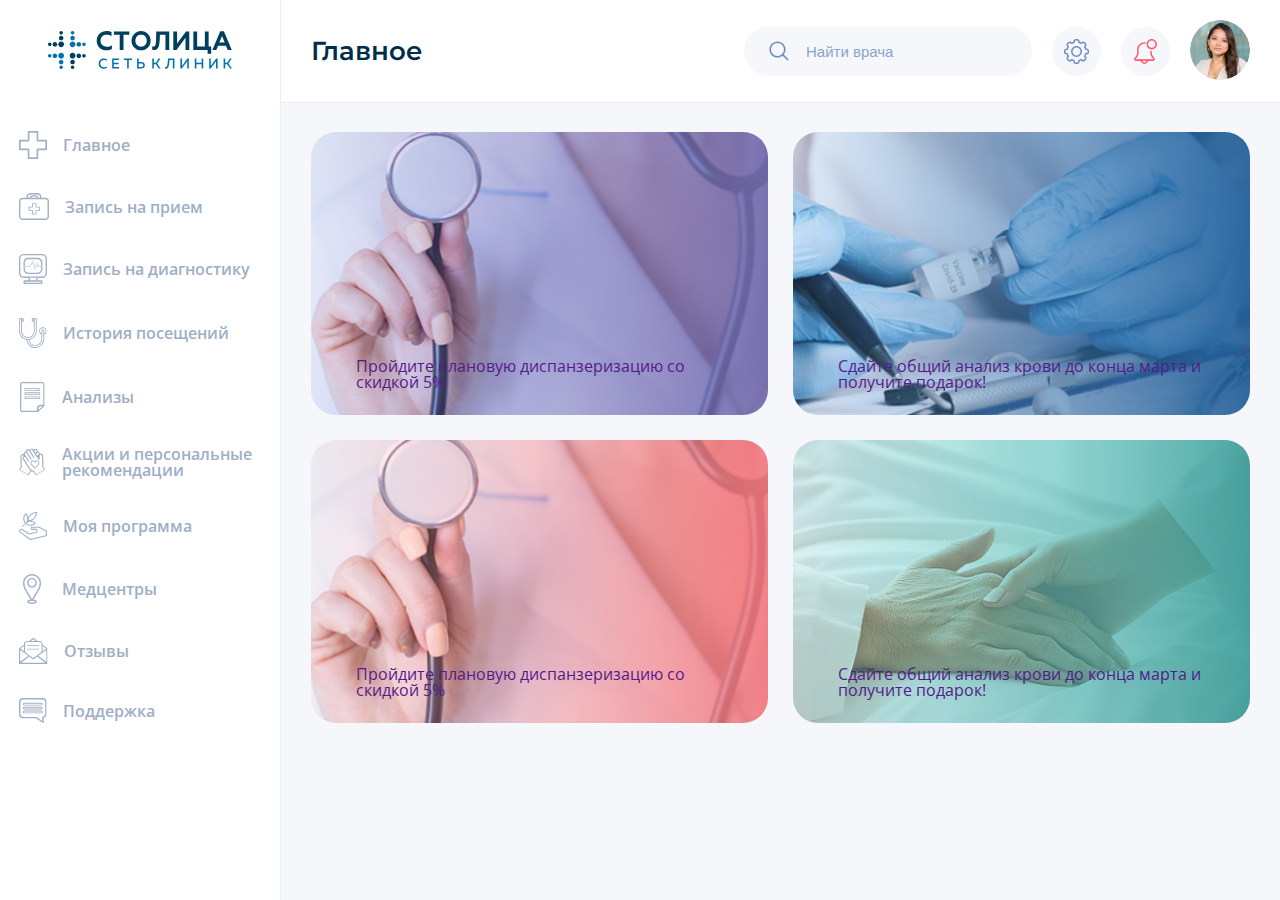
<file: my-program.html>
<!DOCTYPE html>
<html lang="en">
<head>
    <meta charset="UTF-8">
    <meta name="viewport" content="width=device-width, initial-scale=1.0">
    <title>Document</title>
    <link rel="stylesheet" href="./style.css">
</head>
<body>
    <div class="dashboard-layout">
        <aside class="sidebar">
            <div class="logo">
                <a href="">
                    <img src="./images/logo.svg" alt="">
                </a>
            </div>
            <nav>
                <ul>
                    <li>
                        <a href="/">
                            <svg width="28" height="28" viewBox="0 0 28 28" fill="none" xmlns="http://www.w3.org/2000/svg">
                            <g clip-path="url(#clip0_2001_34)">
                                <path d="M0.821162 19.257H8.74296V27.1788C8.74296 27.6297 9.11328 28 9.56412 28H18.4359C18.8867 28 19.257 27.6297 19.257 27.1788V19.257H27.1788C27.6297 19.257 28 18.8867 28 18.4359V9.56412C28 9.11328 27.6297 8.74296 27.1788 8.74296H19.257V0.821162C19.257 0.370328 18.8867 0 18.4359 0H9.56412C9.11328 0 8.74296 0.370328 8.74296 0.821162V8.74296H0.821162C0.370328 8.74296 0 9.11328 0 9.56412V18.4359C0 18.8867 0.370328 19.257 0.821162 19.257ZM1.64232 10.3853H9.56412C10.015 10.3853 10.3853 10.015 10.3853 9.56412V1.64232H17.6147V9.56412C17.6147 10.015 17.985 10.3853 18.4359 10.3853H26.3577V17.6147H18.4359C17.985 17.6147 17.6147 17.985 17.6147 18.4359V26.3577H10.3853V18.4359C10.3853 17.985 10.015 17.6147 9.56412 17.6147H1.64232V10.3853Z" fill="#A0AFC4" />
                            </g>
                            <defs>
                                <clipPath id="clip0_2001_34">
                                <rect width="28" height="28" fill="white" />
                                </clipPath>
                            </defs>
                            </svg>
                            Главное
                        </a>
                    </li>
                    <li>
                        <a href="./appointment-booking.html">
                            <svg width="30" height="27" viewBox="0 0 30 27" fill="none" xmlns="http://www.w3.org/2000/svg">
                            <g clip-path="url(#clip0_31_328)">
                                <path d="M22.3162 4.77912V3.41755C22.3162 1.53177 20.553 0 18.3881 0H11.553C9.38808 0 7.62484 1.53177 7.62484 3.41755V4.77912H3.38354C1.52499 4.77912 0.00683594 6.29728 0.00683594 8.15582V23.6233C0.00683594 25.4887 1.52499 27 3.38354 27H26.5575C28.4229 27 29.9342 25.4887 29.9342 23.6233V8.15582C29.9342 6.29047 28.4161 4.77912 26.5575 4.77912H22.3162ZM28.5386 23.6233C28.5386 24.7194 27.6468 25.6112 26.5507 25.6112H3.37673C2.28066 25.6112 1.38883 24.7194 1.38883 23.6233V8.15582C1.38883 7.05976 2.28066 6.16793 3.37673 6.16793H26.5507C27.6468 6.16793 28.5386 7.05976 28.5386 8.15582V23.6233ZM11.5462 1.3888H18.3813C19.7837 1.3888 20.9206 2.30106 20.9206 3.41755V4.77912H18.8919V4.19365C18.8919 3.08396 17.8775 2.17852 16.6248 2.17852H13.3026C12.05 2.17852 11.0356 3.08396 11.0356 4.19365V4.77912H9.00684V3.41755C9.00684 2.30106 10.1437 1.3888 11.5462 1.3888ZM17.5031 4.77912H12.4312V4.19365C12.4312 3.85325 12.8329 3.56732 13.3094 3.56732H16.6316C17.1082 3.56732 17.5099 3.85325 17.5099 4.19365V4.77912H17.5031Z" fill="#A0AFC4" />
                                <path d="M20.4985 13.6975H17.4281V10.6272C17.4281 10.3957 17.2443 10.2119 17.0128 10.2119H13.4727C13.2413 10.2119 13.0575 10.3957 13.0575 10.6272V13.6975H9.98712C9.75565 13.6975 9.57184 13.8814 9.57184 14.1128V17.6529C9.57184 17.8844 9.75565 18.0682 9.98712 18.0682H13.0575V21.1385C13.0575 21.37 13.2413 21.5538 13.4727 21.5538H17.0128C17.2443 21.5538 17.4281 21.37 17.4281 21.1385V18.0682H20.4985C20.7299 18.0682 20.9137 17.8844 20.9137 17.6529V14.1128C20.9137 13.8814 20.7299 13.6975 20.4985 13.6975ZM20.0832 17.2376H17.0128C16.7814 17.2376 16.5976 17.4214 16.5976 17.6529V20.7233H13.888V17.6529C13.888 17.4214 13.7042 17.2376 13.4727 17.2376H10.4024V14.5349H13.4727C13.7042 14.5349 13.888 14.3511 13.888 14.1196V11.0493H16.5976V14.1196C16.5976 14.3511 16.7814 14.5349 17.0128 14.5349H20.0832V17.2376Z" fill="#A0AFC4" />
                            </g>
                            <defs>
                                <clipPath id="clip0_31_328">
                                <rect width="29.9342" height="27" fill="white" />
                                </clipPath>
                            </defs>
                            </svg>
                            Запись на прием
                        </a>
                    </li>
                    <li>
                        <a href="./sign-up-for-diagnostics.html">
                            <svg width="28" height="30" viewBox="0 0 28 30" fill="none" xmlns="http://www.w3.org/2000/svg">
                            <g clip-path="url(#clip0_31_371)">
                                <path d="M4.69926 23.8793H9.45045V26.3587H5.17958C4.8161 26.3587 4.51752 26.6573 4.51752 27.0208V29.3379C4.51752 29.7014 4.8161 30 5.17958 30H22.7369C23.1004 30 23.399 29.7014 23.399 29.3379V27.0208C23.399 26.6573 23.1004 26.3587 22.7369 26.3587H18.466V23.8793H23.2172C25.807 23.8793 27.9165 21.7698 27.9165 19.18V4.69926C27.9165 2.10948 25.807 0 23.2172 0H4.69926C2.10948 0 0 2.10948 0 4.69926V19.1735C0 21.7633 2.10948 23.8728 4.69926 23.8728V23.8793ZM1.3241 4.69926C1.3241 2.83643 2.83643 1.3241 4.69926 1.3241H23.2172C25.0801 1.3241 26.5924 2.83643 26.5924 4.69926V19.1735C26.5924 21.0363 25.0801 22.5487 23.2172 22.5487H4.69926C2.83643 22.5487 1.3241 21.0363 1.3241 19.1735V4.69926ZM22.0814 28.6759H5.84163V27.6828H22.0749V28.6759H22.0814ZM10.7746 26.3522V23.8728H17.1484V26.3522H10.7746Z" fill="#A0AFC4" />
                                <path d="M4.51754 12.8382V15.3436C4.51754 17.9334 6.62701 20.0429 9.2168 20.0429H18.6997C21.2895 20.0429 23.399 17.9334 23.399 15.3436V12.8836C23.5547 12.7928 23.6651 12.624 23.6651 12.4293C23.6651 12.2346 23.5547 12.0658 23.399 11.9749V8.52837C23.399 5.93858 21.2895 3.8291 18.6997 3.8291H9.2168C6.62701 3.8291 4.51754 5.93858 4.51754 8.52837V12.0204C4.4007 12.1177 4.32281 12.267 4.32281 12.4293C4.32281 12.5915 4.4007 12.7408 4.51754 12.8382ZM9.2168 5.1532H18.6997C20.5625 5.1532 22.0749 6.66554 22.0749 8.52837V11.897H19.5565L18.6608 8.83992C18.5959 8.61924 18.3946 8.46346 18.1675 8.46346C17.9403 8.45048 17.7261 8.59976 17.6547 8.82045L16.0255 13.5716L14.325 7.28864C14.2666 7.08094 14.0978 6.93165 13.8901 6.8992C13.6759 6.86675 13.4747 6.9706 13.3644 7.15234L10.5214 11.8905H5.84813V8.52187C5.84813 6.65905 7.36046 5.14671 9.22329 5.14671L9.2168 5.1532ZM18.7062 18.7188H9.22329C7.36046 18.7188 5.84813 17.2064 5.84813 15.3436V12.9615H10.82C11.0082 12.9615 11.177 12.8642 11.2744 12.7019L13.6305 8.77501L15.4544 15.5253C15.5128 15.7525 15.714 15.9083 15.9477 15.9148H15.9671C16.1943 15.9148 16.3955 15.772 16.4669 15.5578L18.1155 10.7417L18.6543 12.5786C18.7192 12.7992 18.9269 12.9615 19.1605 12.9615H22.0749V15.3436C22.0749 17.2064 20.5625 18.7188 18.6997 18.7188H18.7062ZM23.1393 12.6954H19.1605C19.0437 12.6954 18.9399 12.6175 18.9074 12.5072L18.135 9.87194L16.2138 15.4734C16.1748 15.5838 16.0775 15.6552 15.9606 15.6552C15.8373 15.6552 15.7335 15.5708 15.7075 15.4604L13.7149 8.11296L11.0407 12.5786C10.9953 12.6564 10.9044 12.7084 10.8135 12.7084H4.84856C4.69928 12.7084 4.58244 12.5915 4.58244 12.4423C4.58244 12.293 4.69928 12.1761 4.84856 12.1761H10.6642L13.585 7.30811C13.637 7.21725 13.7408 7.16532 13.8512 7.18479C13.955 7.19777 14.0459 7.27566 14.0718 7.37951L15.9996 14.4933L17.9078 8.9243C17.9468 8.81396 18.0571 8.74256 18.1675 8.74256C18.2843 8.74256 18.3817 8.82045 18.4141 8.93079L19.3682 12.1761H23.1458C23.2951 12.1761 23.412 12.293 23.412 12.4423C23.412 12.5915 23.2951 12.7084 23.1458 12.7084L23.1393 12.6954Z" fill="#A0AFC4" />
                            </g>
                            <defs>
                                <clipPath id="clip0_31_371">
                                <rect width="27.923" height="30" fill="white" />
                                </clipPath>
                            </defs>
                            </svg>
                            Запись на диагностику
                        </a>
                    </li>
                    <li>
                        <a href="./visit-history.html">
                            <svg width="28" height="30" viewBox="0 0 28 30" fill="none" xmlns="http://www.w3.org/2000/svg">
                            <g clip-path="url(#clip0_31_359)">
                                <path d="M7.4807 21.9228C7.89474 26.4421 11.7053 30 16.3368 30C21.2421 30 25.2281 26.014 25.2281 21.1088V16.4632C26.6456 15.9088 27.6561 14.5333 27.6561 12.9263C27.6561 10.8351 25.9509 9.12982 23.8596 9.12982C21.7684 9.12982 20.0632 10.8351 20.0632 12.9263C20.0632 14.4912 21.0105 15.8316 22.3649 16.414V21.1018C22.3649 24.4211 19.6632 27.1298 16.3368 27.1298C13.2842 27.1298 10.7649 24.8491 10.3719 21.9018C14.7298 21.193 17.7544 17.3684 17.7544 12.2877V1.43158C17.7544 0.638596 17.1088 0 16.3228 0C15.993 0 15.6982 0.112281 15.4597 0.294737C15.186 0.140351 14.8702 0.0491228 14.5333 0.0491228C13.4947 0.0491228 12.6526 0.891228 12.6526 1.92982C12.6526 2.96842 13.4947 3.81053 14.5333 3.81053C14.6596 3.81053 14.7789 3.79649 14.8982 3.77544V12.2877C14.8982 16.3298 12.4281 19.1579 8.89123 19.1579C5.35439 19.1579 2.88421 16.3298 2.88421 12.2877V3.80351C2.94035 3.80351 2.98947 3.81053 3.04561 3.81053C4.08421 3.81053 4.92632 2.96842 4.92632 1.92982C4.92632 0.891228 4.06316 0.0491228 3.03158 0.0491228C2.74386 0.0491228 2.46316 0.119298 2.21754 0.238596C1.99298 0.0912281 1.7193 0 1.43158 0C0.645614 0 0 0.645614 0 1.43158V12.2877C0 17.4035 3.07368 21.2491 7.4807 21.9158V21.9228ZM0.85614 1.43158C0.85614 1.11579 1.11579 0.85614 1.43158 0.85614C1.74737 0.85614 2.00702 1.11579 2.00702 1.43158V12.2877C2.00702 16.8421 4.83509 20.014 8.87719 20.014C12.9193 20.014 15.7474 16.8351 15.7474 12.2877V1.43158C15.7474 1.11579 16.007 0.85614 16.3228 0.85614C16.6386 0.85614 16.8982 1.11579 16.8982 1.43158V12.2877C16.8982 17.4316 13.5298 21.1649 8.88421 21.1649C4.2386 21.1649 0.85614 17.4316 0.85614 12.2877V1.43158ZM3.7614 1.92982C3.7614 2.33684 3.43158 2.66667 3.02456 2.66667C2.96842 2.66667 2.91228 2.65965 2.86316 2.64561V1.43158C2.86316 1.3614 2.84912 1.29123 2.84211 1.22105C2.89825 1.20702 2.9614 1.19298 3.02456 1.19298C3.43158 1.19298 3.7614 1.52281 3.7614 1.92982ZM13.7895 1.92982C13.7895 1.52281 14.1193 1.19298 14.5263 1.19298C14.6667 1.19298 14.793 1.23509 14.8982 1.29825C14.8982 1.34035 14.8842 1.38246 14.8842 1.43158V2.56842C14.7789 2.63158 14.6526 2.66667 14.5193 2.66667C14.1123 2.66667 13.7825 2.33684 13.7825 1.92982H13.7895ZM23.2211 21.1018V12.9053C23.2211 12.5895 23.4807 12.3298 23.7965 12.3298C24.1123 12.3298 24.3719 12.5895 24.3719 12.9053V21.1018C24.3719 25.5298 20.7719 29.1368 16.3368 29.1368C12.2105 29.1368 8.80702 26.014 8.35789 22.007C8.53333 22.014 8.70175 22.0211 8.87719 22.0211C9.09474 22.0211 9.30526 22.014 9.50877 22C9.95088 25.3754 12.8421 27.993 16.3368 27.993C20.1333 27.993 23.2211 24.9053 23.2211 21.1088V21.1018ZM23.8526 9.98596C25.4737 9.98596 26.793 11.3053 26.793 12.9263C26.793 14.0491 26.1544 15.0316 25.2281 15.5228V12.9053C25.2281 12.1123 24.5825 11.4737 23.7965 11.4737C23.0105 11.4737 22.3649 12.1193 22.3649 12.9053V15.4456C21.5018 14.9333 20.9263 13.993 20.9263 12.9193C20.9263 11.2982 22.2456 9.97895 23.8667 9.97895L23.8526 9.98596Z" fill="#A0AFC4" />
                            </g>
                            <defs>
                                <clipPath id="clip0_31_359">
                                <rect width="27.6491" height="30" fill="white" />
                                </clipPath>
                            </defs>
                            </svg>
                            История посещений
                        </a>
                    </li>
                    <li>
                        <a href="./tests.html">
                            <svg width="25" height="30" viewBox="0 0 25 30" fill="none" xmlns="http://www.w3.org/2000/svg">
                            <g clip-path="url(#clip0_31_344)">
                                <path d="M18.0029 29.842C18.1394 29.842 18.283 29.7917 18.3836 29.6911L24.3606 24.0374C24.4756 23.9296 24.533 23.7859 24.533 23.6351C24.5905 23.5345 24.6264 23.4195 24.6264 23.2974V2.36351C24.6264 1.05603 23.5704 0 22.2629 0H2.36351C1.05603 0 0 1.06322 0 2.36351V27.6293C0 28.9368 1.05603 29.9928 2.36351 29.9928H17.5862C17.7443 29.9928 17.8879 29.9353 18.0029 29.8348V29.842ZM18.556 27.9885V25.819C18.556 24.921 19.2816 24.1954 20.1796 24.1954H22.579L18.5632 27.9957L18.556 27.9885ZM16.9253 28.6853H2.36351C1.78161 28.6853 1.31466 28.2112 1.31466 27.6293V2.36351C1.31466 1.78161 1.78879 1.30747 2.36351 1.30747H22.2701C22.852 1.30747 23.319 1.78161 23.319 2.36351V22.6437H20.2586C18.4195 22.6437 16.9253 24.1451 16.9253 25.9842V28.6853Z" fill="#A0AFC4" />
                                <path d="M5.10057 8.7288H19.533C19.8922 8.7288 20.1868 8.43426 20.1868 8.07506V6.8969C20.1868 6.5377 19.8922 6.24316 19.533 6.24316H5.10057C4.74138 6.24316 4.44684 6.5377 4.44684 6.8969V8.07506C4.44684 8.43426 4.74138 8.7288 5.10057 8.7288ZM5.22988 7.03339H19.3966V7.94575H5.22988V7.03339Z" fill="#A0AFC4" />
                                <path d="M5.10057 12.845H19.533C19.8922 12.845 20.1868 12.5505 20.1868 12.1913V11.0131C20.1868 10.6539 19.8922 10.3594 19.533 10.3594H5.10057C4.74138 10.3594 4.44684 10.6539 4.44684 11.0131V12.1913C4.44684 12.5505 4.74138 12.845 5.10057 12.845ZM5.22988 11.1496H19.3966V12.062H5.22988V11.1496Z" fill="#A0AFC4" />
                                <path d="M20.1868 16.3075V15.1293C20.1868 14.7629 19.8922 14.4756 19.533 14.4756H5.10057C4.74138 14.4756 4.44684 14.7701 4.44684 15.1293V16.3075C4.44684 16.6667 4.74138 16.9612 5.10057 16.9612H19.533C19.8922 16.9612 20.1868 16.6667 20.1868 16.3075ZM19.3966 16.1782H5.22988V15.2658H19.3966V16.1782Z" fill="#A0AFC4" />
                            </g>
                            <defs>
                                <clipPath id="clip0_31_344">
                                <rect width="24.6336" height="30" fill="white" />
                                </clipPath>
                            </defs>
                            </svg>
                            Анализы
                        </a>
                    </li>
                    <li>
                        <a href="./personal-recommendations.html">
                            <svg width="28" height="28" viewBox="0 0 28 28" fill="none" xmlns="http://www.w3.org/2000/svg">
                            <g clip-path="url(#clip0_31_316)">
                                <path d="M24.9301 18.4588C25.4539 16.9935 25.4473 15.442 25.3677 13.9037C25.2617 11.8483 25.0893 9.79953 24.9036 7.75075C24.7843 6.44457 23.8361 5.5561 22.6626 5.5561C22.2382 5.5561 21.8338 5.68208 21.489 5.89425C21.9001 4.44883 21.3564 3.54047 19.4004 2.84428C19.3938 2.84428 19.3872 2.83102 19.3872 2.82439C19.4269 1.7768 19.175 1.13365 18.2401 0.603222C17.292 0.0595326 16.3704 -0.00677099 15.5283 1.07398C15.5283 1.08061 15.3029 1.35908 15.2962 1.35245C15.1703 0.76235 14.6796 0.39105 14.2884 0.218661C13.6254 -0.0730745 13.0154 -0.0730746 12.4717 0.212031C12.2993 0.251813 12.1269 0.318117 11.9545 0.404311C11.57 0.589961 11.0926 0.981152 10.9865 1.57788C10.9865 1.59115 10.7544 1.3193 10.7478 1.30604C9.86597 0.258443 8.94435 0.357899 8.0161 0.94137C7.10774 1.51158 6.87568 2.16136 6.95525 3.20895C6.95525 3.21558 6.95525 3.22884 6.94198 3.22884C5.16505 3.94492 4.59484 4.79361 4.88657 6.04011C4.55506 5.86773 4.17713 5.7749 3.78593 5.79479C2.61236 5.8412 1.69737 6.76945 1.63107 8.07563C1.52498 10.131 1.43216 12.1865 1.40564 14.2419C1.38574 15.7801 1.43879 17.325 2.02226 18.7704L0 22.1386L9.76652 27.9999L11.9877 24.3001C12.4916 24.1675 12.9822 23.962 13.4596 23.6968C14.0232 24.0084 14.6 24.2404 15.1901 24.3731L17.5506 27.9866L27.0784 21.7474L24.9301 18.4654V18.4588ZM18.3528 4.89306C18.8103 4.13057 19.2877 3.92503 19.8844 4.2234C20.5143 4.53502 20.6867 5.0323 20.2491 5.82794C19.8844 6.49761 19.5065 7.15402 19.122 7.81042C18.6843 7.14075 18.2467 6.47109 17.8025 5.79479C17.9815 5.4898 18.1672 5.19143 18.3462 4.88643L18.3528 4.89306ZM20.269 8.47346C20.2491 8.72541 20.2292 9.00388 20.2027 9.32877C20.2027 9.34866 20.1762 9.35529 20.1629 9.34203C20.0303 9.15638 19.9309 9.02378 19.838 8.90443C19.964 8.73204 20.1032 8.57954 20.269 8.48009V8.47346ZM16.0521 2.22103C16.4632 1.5381 16.9605 1.3193 17.4975 1.5381C18.2202 1.83647 18.4059 2.51276 17.9484 3.28189C17.6633 3.75927 17.3782 4.23666 17.0931 4.70741C16.6555 4.03775 16.2112 3.36145 15.767 2.69178C15.8598 2.53266 15.9526 2.38016 16.0521 2.22103ZM12.1932 22.9939C11.9678 23.0735 11.7424 23.1398 11.497 23.1929L10.8672 24.2471L10.7147 24.499L9.24272 26.9456L1.17357 22.1055L2.53943 19.8313L2.73171 19.5196L3.22235 18.7041C3.13616 18.5184 3.05659 18.3262 2.99029 18.1273C2.91736 17.9151 2.85768 17.6963 2.81127 17.4709C2.71845 17.0332 2.6654 16.5824 2.65877 16.1183C2.63225 13.4727 2.71182 10.8272 2.77149 8.18835C2.79138 7.46564 3.24888 6.99489 3.81246 6.96173C4.30973 6.93521 4.71418 7.20043 4.91309 7.68444C4.76723 7.76401 4.62799 7.86346 4.46223 8.05574C3.64007 8.97736 3.55387 10.3432 4.21028 11.3908C6.12645 14.4408 8.08241 17.4642 10.0715 20.4611C10.4627 21.0446 10.8937 21.6016 11.3843 22.0988C11.696 22.4105 12.0076 22.6956 12.3258 22.9475C12.2794 22.9674 12.233 22.9873 12.1866 23.0006L12.1932 22.9939ZM16.4698 24.5189L16.3107 24.2736L15.641 23.2459C15.4023 23.2061 15.1636 23.1464 14.9382 23.0801C14.6597 22.9939 14.3945 22.8879 14.1426 22.7685C13.0021 22.2182 12.0805 21.3098 11.3114 20.1959C10.2704 18.6842 9.29576 17.1327 8.28795 15.5945C7.23372 13.9833 6.17286 12.3721 5.1319 10.7543C4.95288 10.4758 4.66114 10.0714 4.72081 9.58736C4.76723 9.23595 4.95288 9.03041 5.21809 8.84476C5.45678 8.679 5.96732 8.71215 6.25906 8.85802C6.57731 9.01715 6.81601 9.37519 7.02818 9.68681C7.52546 10.4228 8.00284 11.172 8.49349 11.9146C8.73218 12.2793 8.97087 12.6373 9.2162 12.9954C9.47478 13.3799 9.96543 14.4341 10.5555 14.0231C11.0926 13.6451 10.3831 12.7898 10.1577 12.445C9.91901 12.087 9.68032 11.7223 9.44826 11.3577C8.36751 9.66029 7.26024 7.97618 6.21928 6.25229C5.74852 5.4699 5.90102 4.966 6.52427 4.62785C7.10774 4.30959 7.59176 4.49524 8.08241 5.23784C9.3488 7.17391 10.6152 9.10334 11.8816 11.0394C12.0606 11.3112 12.1667 11.5367 12.4982 11.6494C12.7435 11.729 12.9889 11.6892 13.0817 11.4372C13.2408 11.0129 13.1148 10.7875 12.8894 10.4427C11.3976 8.16846 9.90575 5.89425 8.42055 3.6134C7.93654 2.86417 8.08904 2.17462 8.80511 1.85636C9.33554 1.61104 9.83945 1.81658 10.2771 2.47961C11.7954 4.79361 13.3071 7.10097 14.8188 9.4216C15.0642 9.79953 15.3625 10.1178 15.8001 9.80616C16.2179 9.51442 15.9792 9.12986 15.7604 8.79171C14.5868 7.01478 13.4265 5.23121 12.2595 3.44102C12.107 3.20232 11.9479 2.957 11.8683 2.68515C11.6827 2.08179 12.1004 1.45191 12.717 1.34582C13.3535 1.23311 13.6652 1.61104 13.9569 2.06853C15.9394 5.10523 17.9152 8.14194 19.9242 11.1654C20.1099 11.4439 20.5011 11.7687 20.7862 11.7621C21.3166 11.7489 21.2636 11.1985 21.2967 10.8007C21.3829 9.83268 21.4227 8.85802 21.5221 7.88998C21.6017 7.14075 22.0658 6.70978 22.6891 6.71641C23.2527 6.72304 23.73 7.18054 23.7765 7.90325C23.9422 10.5421 24.1279 13.181 24.2008 15.8265C24.2141 16.2906 24.1809 16.7481 24.1013 17.1857C24.0616 17.4112 24.0085 17.63 23.9489 17.8488C23.8892 18.0477 23.8229 18.24 23.7433 18.4323L24.2605 19.2279L24.4594 19.5329L25.9114 21.7474L18.0346 26.8992L16.4698 24.5123V24.5189Z" fill="#A0AFC4" />
                                <path d="M18.6512 12.3789C17.7892 12.3789 17.0002 12.8497 16.5427 13.6122C16.0852 12.8563 15.2896 12.3789 14.4343 12.3789C13.3867 12.3789 12.4452 13.0817 12.0871 14.1293C11.9877 14.4277 11.9346 14.7261 11.9346 15.031C11.9346 15.336 11.981 15.6278 12.0739 15.9063C12.0871 15.9394 12.0938 15.9659 12.107 15.9925L12.4916 15.8134L12.107 15.9991C12.107 15.9991 12.1203 16.019 12.1269 16.0389C12.233 16.3173 12.3722 16.5627 12.538 16.7682C12.6176 16.8677 12.7104 16.9605 12.8032 17.0533L16.5494 21.0249L20.4281 16.9141C20.6867 16.6422 20.8856 16.3041 21.005 15.9394C21.1044 15.6543 21.1508 15.3493 21.1508 15.0443C21.1508 13.579 20.0303 12.3922 18.6512 12.3922V12.3789ZM20.1961 15.6543C20.1099 15.8996 19.9773 16.1317 19.7916 16.324L16.5494 19.7585L13.4132 16.4367L13.3933 16.4168C13.327 16.3571 13.2607 16.2842 13.2077 16.2179C13.1016 16.0853 13.0021 15.9129 12.9292 15.7272C12.9159 15.6941 12.9027 15.6609 12.8828 15.6278C12.8231 15.4355 12.7899 15.2366 12.7899 15.0377C12.7899 14.8388 12.8231 14.62 12.896 14.4078C13.1347 13.705 13.7513 13.2342 14.4343 13.2342C15.0708 13.2342 15.6543 13.6453 15.9261 14.2818C16.0322 14.5271 16.2709 14.6863 16.5427 14.6863C16.8146 14.6863 17.0533 14.5271 17.1594 14.2818C17.4312 13.6453 18.0147 13.2342 18.6512 13.2342C19.5595 13.2342 20.2955 14.0431 20.2955 15.031C20.2955 15.2432 20.2624 15.4554 20.1961 15.6543Z" fill="#A0AFC4" />
                            </g>
                            <defs>
                                <clipPath id="clip0_31_316">
                                <rect width="27.0784" height="28" fill="white" />
                                </clipPath>
                            </defs>
                            </svg>
                            Акции и персональные рекомендации
                        </a>
                    </li>
                    <li>
                        <a href="./my-program.html">
                            <svg width="28" height="28" viewBox="0 0 28 28" fill="none" xmlns="http://www.w3.org/2000/svg">
                            <g clip-path="url(#clip0_31_305)">
                                <path d="M27.8396 18.4737C27.7422 18.3362 27.5818 18.256 27.4157 18.256C25.9836 18.256 25.0155 17.54 23.8928 16.7037C23.6522 16.5261 23.4059 16.3428 23.1538 16.1652C22.1285 15.4492 20.8339 14.7217 18.9779 14.7217C18.1931 14.7217 17.5573 14.7274 17.0417 14.7446H13.0892C12.2242 14.7446 11.5196 15.4492 11.5196 16.3142C11.5196 17.1791 12.2242 17.8837 13.0892 17.8837H16.7496C17.2422 17.9811 17.5916 18.4107 17.5916 18.9148C17.5916 19.2757 17.4026 19.6079 17.0933 19.797C16.8928 19.8485 16.383 19.986 15.7299 20.1578C15.2659 20.2724 14.7905 20.3984 14.338 20.5245L14.2406 20.5474C11.7029 21.2176 10.8494 21.441 10.6031 21.4983C10.4885 21.4983 10.3854 21.4983 10.3052 21.4868L4.55973 17.7634L3.51145 17.0073C3.51145 17.0073 3.47135 16.9786 3.44844 16.9672C3.39688 16.9328 3.3396 16.9042 3.28232 16.8755C3.16775 16.8182 3.06464 16.7724 2.95007 16.738C2.86988 16.7151 2.77822 16.6922 2.67511 16.675C2.41734 16.6349 2.20539 16.6464 1.98772 16.6865C0.85351 16.8011 -0.0057373 17.7348 -0.0057373 18.8804C-0.0057373 19.4647 0.223395 20.0089 0.635834 20.4271C0.64729 20.4385 0.653019 20.4443 0.664475 20.4557C0.81914 20.6047 0.985261 20.725 1.16284 20.8223L10.6948 27.7307C10.7406 27.765 10.7921 27.788 10.8437 27.8051L10.9239 27.8338C10.9239 27.8338 10.9411 27.8395 10.9468 27.8452C11.2332 27.9426 11.5024 27.9885 11.7717 27.9885C11.9321 27.9885 12.0982 27.9713 12.2643 27.9369C12.2758 27.9369 12.2872 27.9369 12.2987 27.9312L12.3388 27.9197C18.3764 26.3845 22.707 25.2904 24.8494 24.7634C24.8723 24.7634 24.8895 24.752 24.9067 24.7462L25.0957 24.6775C26.1383 24.4197 26.9345 24.2822 27.4042 24.2822C27.6907 24.2822 27.9255 24.0474 27.9255 23.7552V23.4058C27.9255 23.3714 27.9312 23.3428 27.9312 23.3084V18.8575C27.9484 18.72 27.9141 18.5768 27.8339 18.4565L27.8396 18.4737ZM26.883 23.2741C26.3502 23.3313 25.6571 23.4688 24.815 23.6808C24.7979 23.6808 24.7692 23.6922 24.752 23.6979L24.5745 23.7667C22.4149 24.2994 18.1015 25.3878 12.081 26.9173H12.0524C11.8003 26.9688 11.5769 26.9574 11.302 26.8657L1.75286 19.9631C1.75286 19.9631 1.70703 19.9344 1.68412 19.923C1.58673 19.8714 1.49508 19.8027 1.40343 19.7225C1.40343 19.7225 1.39197 19.711 1.38624 19.7053C1.16284 19.4876 1.04254 19.1955 1.04254 18.8919C1.04254 18.2904 1.50081 17.7921 2.10801 17.7405C2.13092 17.7405 2.14811 17.7405 2.17102 17.729C2.27413 17.7061 2.37724 17.7004 2.51472 17.7233C2.56055 17.729 2.6121 17.7405 2.6522 17.752C2.70376 17.7691 2.75531 17.7921 2.81832 17.8207C2.85269 17.8379 2.88706 17.8551 2.9157 17.878C2.92143 17.878 2.92716 17.8894 2.93862 17.8894L3.95826 18.6284C3.95826 18.6284 3.97544 18.6398 3.98117 18.6456L9.82405 22.432C9.86988 22.4664 9.92716 22.4893 9.98444 22.5007C10.1907 22.5523 10.4313 22.5695 10.7119 22.5523C10.7406 22.5523 10.775 22.5466 10.8036 22.5408C11.0671 22.4778 12.3159 22.1513 14.5155 21.5727L14.6244 21.5441C15.0769 21.4124 15.5352 21.2921 15.9992 21.1775C16.7553 20.977 17.3281 20.8281 17.4427 20.7937C17.4828 20.7822 17.5229 20.7651 17.5573 20.7479C18.2275 20.3755 18.6457 19.6767 18.6457 18.9205C18.6457 17.8894 17.9067 17.0187 16.8871 16.8526C16.8584 16.8526 16.8298 16.8469 16.8011 16.8469H13.0892C12.8028 16.8469 12.5679 16.612 12.5679 16.3256C12.5679 16.0392 12.8028 15.8043 13.0892 15.8043H17.0532C17.5687 15.7871 18.1988 15.7814 18.9722 15.7814C20.5303 15.7814 21.6129 16.3829 22.5524 17.0359C22.7929 17.2078 23.0335 17.3796 23.2684 17.5572C24.311 18.3305 25.3879 19.1325 26.883 19.2871V23.2511C26.883 23.2511 26.883 23.2741 26.883 23.2798V23.2741Z" fill="#A0AFC4" />
                                <path d="M18.0041 0.538462V0.50982C17.9984 0.234861 17.7807 0.0171849 17.5057 0H17.4771C17.4771 0 17.4599 0 17.4485 0C13.7881 0 10.5802 2.23404 9.23978 5.51064C8.99919 4.07283 8.32897 2.69804 7.22914 1.5982C7.18904 1.5581 7.15467 1.52946 7.11457 1.49509C7.09739 1.4779 7.0802 1.46645 7.06302 1.44926C6.86825 1.26596 6.55893 1.26596 6.35843 1.43781C6.34698 1.44926 6.33552 1.45499 6.32406 1.46645C3.62603 4.16448 3.50573 8.50655 6.04911 11.3592L6.06629 11.3822L2.88135 14.5671L3.42554 15.1113L6.61048 11.9263L6.63339 11.9435C8.00246 13.1637 9.72095 13.7709 11.4337 13.7709C13.2782 13.7709 15.1228 13.0663 16.5205 11.6686C16.5205 11.6686 16.5434 11.6457 16.5434 11.6399C16.7267 11.4452 16.721 11.1244 16.5434 10.9182C16.5376 10.9067 16.5262 10.901 16.5205 10.8895C15.3462 9.70949 13.8453 9.02209 12.2872 8.83306C15.644 7.5671 17.9926 4.34206 17.9926 0.532733L18.0041 0.538462ZM15.4092 11.2848C13.0949 13.2381 9.64649 13.2209 7.3437 11.1645C7.32079 11.1416 7.29215 11.1187 7.26924 11.1015C7.25205 11.09 7.23487 11.0728 7.22341 11.0614C7.19477 11.0385 7.17186 11.0098 7.14321 10.9869C7.1203 10.9697 7.10312 10.9525 7.06302 10.9124C7.01146 10.8609 6.96564 10.8093 6.91981 10.752L6.83961 10.6604C4.78315 8.35188 4.76596 4.89771 6.73077 2.58347C8.62112 4.69149 8.83879 7.83633 7.21195 10.1907C7.06875 10.3969 7.09166 10.6776 7.27496 10.8609C7.45254 11.0385 7.73323 11.0671 7.94518 10.9239C10.2537 9.33142 13.3183 9.509 15.4149 11.2848H15.4092ZM9.64649 8.35188C9.6694 8.05974 9.70377 7.76187 9.76105 7.45254C10.4084 3.90671 13.3871 1.2946 16.9386 1.06547C16.6866 4.98936 13.5933 8.09984 9.64076 8.35188H9.64649Z" fill="#A0AFC4" />
                            </g>
                            <defs>
                                <clipPath id="clip0_31_305">
                                <rect width="27.937" height="28" fill="white" />
                                </clipPath>
                            </defs>
                            </svg>
                            Моя программа
                        </a>
                    </li>
                    <li>
                        <a href="./medical-centers.html">
                            <svg width="19" height="30" viewBox="0 0 19 30" fill="none" xmlns="http://www.w3.org/2000/svg">
                            <g clip-path="url(#clip0_31_282)">
                                <path d="M17.7747 11.144C17.943 10.4446 18.0272 9.73236 18.0272 9.0136C18.0272 4.04705 13.9866 0 9.0136 0C4.04058 0 0 4.04705 0 9.0136C0 9.73236 0.0841787 10.4446 0.252536 11.144C0.492122 12.6074 0.822361 13.7859 1.23678 14.6536C2.12389 16.512 5.84718 22.657 7.56313 25.4543C5.25146 25.7522 4.17656 26.7429 4.17656 27.6818C4.17656 28.7956 5.69178 30 9.0136 30C12.3354 30 13.8506 28.7956 13.8506 27.6818C13.8506 26.7429 12.7757 25.7522 10.4641 25.4543C12.1735 22.657 15.9033 16.512 16.7904 14.6536C17.2048 13.7859 17.5351 12.6074 17.7747 11.144ZM12.4584 27.6818C12.3678 27.9473 11.2022 28.6078 9.0136 28.6078C6.82495 28.6078 5.63997 27.9279 5.56875 27.6883C5.6335 27.4552 6.57889 26.8919 8.37902 26.7753C8.39845 26.8077 8.41787 26.8336 8.42435 26.8465C8.55385 27.0537 8.77401 27.1768 9.02007 27.1768C9.26613 27.1768 9.48629 27.0537 9.60932 26.8465C9.6158 26.8336 9.63522 26.8077 9.65465 26.7753C11.4289 26.8854 12.3743 27.4423 12.4584 27.6818ZM16.4148 10.8396C16.4148 10.8396 16.4084 10.8785 16.4019 10.8914C16.1817 12.2189 15.8839 13.3132 15.5277 14.0514C14.6341 15.9292 10.5547 22.6311 9.00712 25.15C7.466 22.6311 3.3801 15.9292 2.48651 14.0514C2.13684 13.3132 1.83251 12.2189 1.61235 10.8914C1.61235 10.872 1.61235 10.8526 1.5994 10.8396C1.45046 10.2439 1.37924 9.62875 1.37924 9.0136C1.39219 4.81114 4.81114 1.39219 9.0136 1.39219C13.2161 1.39219 16.635 4.81114 16.635 9.0136C16.635 9.62875 16.5573 10.2439 16.4148 10.8396Z" fill="#A0AFC4" />
                                <path d="M9.01361 3.94336C6.3458 3.94336 4.17657 6.11258 4.17657 8.7804C4.17657 11.4482 6.3458 13.6174 9.01361 13.6174C11.6814 13.6174 13.8507 11.4482 13.8507 8.7804C13.8507 6.11258 11.6814 3.94336 9.01361 3.94336ZM9.01361 12.2317C7.11635 12.2317 5.56876 10.6841 5.56876 8.78687C5.56876 6.88961 7.11635 5.34202 9.01361 5.34202C10.9109 5.34202 12.4585 6.88961 12.4585 8.78687C12.4585 10.6841 10.9109 12.2317 9.01361 12.2317Z" fill="#A0AFC4" />
                            </g>
                            <defs>
                                <clipPath id="clip0_31_282">
                                <rect width="18.0272" height="30" fill="white" />
                                </clipPath>
                            </defs>
                            </svg>
                            Медцентры
                        </a>
                    </li>
                    <li>
                        <a href="./reviews.html">
                            <svg width="29" height="26" viewBox="0 0 29 26" fill="none" xmlns="http://www.w3.org/2000/svg">
                            <g clip-path="url(#clip0_31_300)">
                                <path d="M8.53359 8.10967H19.631C19.8431 8.10967 20.0115 7.94124 20.0115 7.72915C20.0115 7.51706 19.8431 7.34863 19.631 7.34863H8.53359C8.3215 7.34863 8.15308 7.51706 8.15308 7.72915C8.15308 7.94124 8.3215 8.10967 8.53359 8.10967Z" fill="#A0AFC4" />
                                <path d="M20.0053 11.0729C20.0053 10.8608 19.8369 10.6924 19.6248 10.6924H8.53359C8.3215 10.6924 8.15308 10.8608 8.15308 11.0729C8.15308 11.285 8.3215 11.4534 8.53359 11.4534H19.631C19.8431 11.4534 20.0115 11.285 20.0115 11.0729H20.0053Z" fill="#A0AFC4" />
                                <path d="M28.2893 10.137L23.6046 6.70606V5.8764C23.6046 4.22333 22.2073 2.87592 20.4918 2.87592H18.3772L14.5969 0.112488C14.3973 -0.0309857 14.1228 -0.0309857 13.9232 0.112488L10.143 2.88216H8.02831C6.31286 2.88216 4.91555 4.22957 4.91555 5.88264V6.7123L0.230806 10.137C0.087332 10.243 0 10.4114 0 10.5923C0 10.6235 0 10.6547 0.012476 10.6859C0.012476 10.7109 0 10.7358 0 10.7608V24.9522C0 25.0333 0.024952 25.1144 0.056142 25.1893C0 25.3203 -0.018714 25.4637 0.03119 25.6072C0.112284 25.838 0.324376 25.994 0.567658 25.994H27.9525C28.1958 25.994 28.4141 25.838 28.489 25.6072C28.5389 25.47 28.5202 25.3203 28.464 25.1893C28.4952 25.1144 28.5202 25.0396 28.5202 24.9522V10.7608C28.5202 10.7608 28.5139 10.7109 28.5077 10.6859C28.5077 10.6547 28.5202 10.6173 28.5202 10.5861C28.5202 10.4052 28.4328 10.2368 28.2893 10.1307V10.137ZM23.6046 8.12209L27.0043 10.611L23.7231 13.1437L23.6046 13.231V8.12209ZM14.2601 1.279L16.4496 2.88216H12.0705L14.2601 1.279ZM6.0571 5.88264C6.0571 4.85961 6.9429 4.02372 8.03455 4.02372H20.4981C21.5897 4.02372 22.4755 4.85961 22.4755 5.88264V14.0607L17.9966 17.3169C17.9218 17.3356 17.8469 17.3606 17.7845 17.4105L14.3037 20.0429L10.6607 17.398L6.06334 14.0544V5.8764L6.0571 5.88264ZM4.91555 8.12209V13.125L1.52831 10.6048L4.91555 8.12209ZM1.13532 11.8898L9.35077 17.8658L1.13532 23.8419V11.8898ZM2.23321 24.8587L10.3301 18.577L13.9669 21.2157C14.1665 21.3654 14.441 21.3591 14.6406 21.2094L18.1089 18.5832L26.2682 24.8587H2.23321ZM27.3848 23.8419L19.1756 17.8658L27.3848 11.8898V23.8419Z" fill="#A0AFC4" />
                            </g>
                            <defs>
                                <clipPath id="clip0_31_300">
                                <rect width="28.5202" height="26" fill="white" />
                                </clipPath>
                            </defs>
                            </svg>
                            Отзывы
                        </a>
                    </li>
                    <li>
                        <a href="./support.html">
                            <svg width="28" height="25" viewBox="0 0 28 25" fill="none" xmlns="http://www.w3.org/2000/svg">
                            <g clip-path="url(#clip0_31_294)">
                                <path d="M23.8535 0H3.72623C1.67086 0 0 1.67086 0 3.72623V16.6177C0 18.6731 1.67086 20.344 3.72623 20.344H16.8135L23.5598 24.8742C23.6787 24.9581 23.8185 24.993 23.9583 24.993C24.0772 24.993 24.189 24.965 24.2939 24.9091C24.5316 24.7833 24.6714 24.5386 24.6714 24.2729V19.9874C25.9857 19.4351 27.5657 18.2327 27.5657 16.6177V3.72623C27.5657 1.67086 25.8949 0 23.8395 0H23.8535ZM26.1395 16.6247C26.1395 17.4706 24.8812 18.4494 23.7486 18.8059C23.448 18.9038 23.2453 19.1765 23.2453 19.4911V22.9306L17.4357 19.0296C17.3168 18.9527 17.177 18.9108 17.0372 18.9108H3.72623C2.46784 18.9108 1.44016 17.8831 1.44016 16.6247V3.72623C1.44016 2.46085 2.46784 1.44016 3.72623 1.44016H23.8465C25.1119 1.44016 26.1326 2.46784 26.1326 3.72623V16.6177L26.1395 16.6247Z" fill="#A0AFC4" />
                                <path d="M22.2525 4.7959H5.27823C4.53019 4.7959 3.92896 5.40412 3.92896 6.15216C3.92896 6.90021 4.53718 7.50144 5.27823 7.50144H22.2525C23.0005 7.50144 23.6018 6.89321 23.6018 6.15216C23.6018 5.41111 22.9936 4.7959 22.2525 4.7959ZM22.2525 6.64154H5.27823C5.00558 6.64154 4.78885 6.42481 4.78885 6.15216C4.78885 5.87951 5.00558 5.66279 5.27823 5.66279H22.2525C22.5252 5.66279 22.7419 5.87951 22.7419 6.15216C22.7419 6.42481 22.5252 6.64154 22.2525 6.64154Z" fill="#A0AFC4" />
                                <path d="M22.2525 8.7666H5.27823C4.53019 8.7666 3.92896 9.37482 3.92896 10.1229C3.92896 10.8709 4.53718 11.4721 5.27823 11.4721H22.2525C23.0005 11.4721 23.6018 10.8639 23.6018 10.1229C23.6018 9.38181 22.9936 8.7666 22.2525 8.7666ZM22.2525 10.6052H5.27823C5.00558 10.6052 4.78885 10.3885 4.78885 10.1159C4.78885 9.84322 5.00558 9.6265 5.27823 9.6265H22.2525C22.5252 9.6265 22.7419 9.84322 22.7419 10.1159C22.7419 10.3885 22.5252 10.6052 22.2525 10.6052Z" fill="#A0AFC4" />
                                <path d="M22.2525 12.5908H5.27823C4.53019 12.5908 3.92896 13.199 3.92896 13.9401C3.92896 14.6811 4.53718 15.2964 5.27823 15.2964H22.2525C23.0005 15.2964 23.6018 14.6881 23.6018 13.9401C23.6018 13.1921 22.9936 12.5908 22.2525 12.5908ZM22.2525 14.4365H5.27823C5.00558 14.4365 4.78885 14.2197 4.78885 13.9471C4.78885 13.6744 5.00558 13.4577 5.27823 13.4577H22.2525C22.5252 13.4577 22.7419 13.6744 22.7419 13.9471C22.7419 14.2197 22.5252 14.4365 22.2525 14.4365Z" fill="#A0AFC4" />
                            </g>
                            <defs>
                                <clipPath id="clip0_31_294">
                                <rect width="27.5797" height="25" fill="white" />
                                </clipPath>
                            </defs>
                            </svg>
                            Поддержка
                        </a>
                    </li>
                </ul>
            </nav>
        </aside>

        <main class="main-content">
            <header class="main-header">
                <div class="wrapper">
                    <div class="main-header-cont">
                        <img src="./images/burger.svg" alt="" class="burger" id="open-menu-btn">
                        <div>
                            <h1>Главное</h1>
                        </div>
                        <div class="h-2">
                            <div class="search">
                                <form>
                                    <img src="./images/search.svg" alt="" aria-hidden="true">
                                    <input type="search" name="query" id="search-doctor" placeholder="Найти врача">
                                </form>
                            </div>
                            <div class="settings">
                                <a href="" aria-label="Настройки">
                                    <img src="./images/settings.svg" alt="">
                                </a>
                            </div>
                            <div class="notification">
                                <button aria-label="Уведомления">
                                    <img src="./images/notification.svg" alt="">
                                </button>
                            </div>
                            <div class="avatar">
                                <a href="">
                                    <img src="./images/avatar.png" alt="">
                                </a>
                            </div>
                        </div>
                    </div>
                </div>
            </header>

            <div class="content-area">
                <div class="wrapper">
                    <div class="content-area-home-cont">
                        <section class="personal">
                            <div class="personal-cont personal-cont-2">
                                <a href="">
                                    Пройдите плановую диспанзеризацию со скидкой 5%
                                </a>
                                <a href="">
                                    Сдайте общий анализ крови до конца марта и получите подарок!
                                </a>
                                <a href="">
                                    Пройдите плановую диспанзеризацию со скидкой 5%
                                </a>
                                <a href="">
                                    Сдайте общий анализ крови до конца марта и получите подарок!
                                </a>
                            </div>
                        </section>
                    </div>
                </div>
            </div>
        </main>





        <div class="fullscreen-menu" id="menu">
                <div>
                    <div class="fullscreen-menu-header">
                        <img src="./images/cl-m.svg" alt="Закрыть меню" class="menu-close" id="close-menu-btn">
                        <div>
                            <div class="settings">
                                <a href="" aria-label="Настройки">
                                    <img src="./images/settings.svg" alt="">
                                </a>
                            </div>
                            <div class="notification">
                                <button aria-label="Уведомления">
                                    <img src="./images/notification.svg" alt="">
                                </button>
                            </div>
                            <div class="avatar">
                                <a href="">
                                    <img src="./images/avatar.png" alt="">
                                </a>
                            </div>
                        </div>
                    </div>
                    <nav class="menu-nav">
                        <nav>
                            <ul>
                                <li>
                                    <a href="/">
                                        <svg width="28" height="28" viewBox="0 0 28 28" fill="none" xmlns="http://www.w3.org/2000/svg">
                                        <g clip-path="url(#clip0_2001_34)">
                                            <path d="M0.821162 19.257H8.74296V27.1788C8.74296 27.6297 9.11328 28 9.56412 28H18.4359C18.8867 28 19.257 27.6297 19.257 27.1788V19.257H27.1788C27.6297 19.257 28 18.8867 28 18.4359V9.56412C28 9.11328 27.6297 8.74296 27.1788 8.74296H19.257V0.821162C19.257 0.370328 18.8867 0 18.4359 0H9.56412C9.11328 0 8.74296 0.370328 8.74296 0.821162V8.74296H0.821162C0.370328 8.74296 0 9.11328 0 9.56412V18.4359C0 18.8867 0.370328 19.257 0.821162 19.257ZM1.64232 10.3853H9.56412C10.015 10.3853 10.3853 10.015 10.3853 9.56412V1.64232H17.6147V9.56412C17.6147 10.015 17.985 10.3853 18.4359 10.3853H26.3577V17.6147H18.4359C17.985 17.6147 17.6147 17.985 17.6147 18.4359V26.3577H10.3853V18.4359C10.3853 17.985 10.015 17.6147 9.56412 17.6147H1.64232V10.3853Z" fill="#A0AFC4" />
                                        </g>
                                        <defs>
                                            <clipPath id="clip0_2001_34">
                                            <rect width="28" height="28" fill="white" />
                                            </clipPath>
                                        </defs>
                                        </svg>
                                        Главное
                                    </a>
                                </li>
                                <li>
                                    <a href="./appointment-booking.html">
                                        <svg width="30" height="27" viewBox="0 0 30 27" fill="none" xmlns="http://www.w3.org/2000/svg">
                                        <g clip-path="url(#clip0_31_328)">
                                            <path d="M22.3162 4.77912V3.41755C22.3162 1.53177 20.553 0 18.3881 0H11.553C9.38808 0 7.62484 1.53177 7.62484 3.41755V4.77912H3.38354C1.52499 4.77912 0.00683594 6.29728 0.00683594 8.15582V23.6233C0.00683594 25.4887 1.52499 27 3.38354 27H26.5575C28.4229 27 29.9342 25.4887 29.9342 23.6233V8.15582C29.9342 6.29047 28.4161 4.77912 26.5575 4.77912H22.3162ZM28.5386 23.6233C28.5386 24.7194 27.6468 25.6112 26.5507 25.6112H3.37673C2.28066 25.6112 1.38883 24.7194 1.38883 23.6233V8.15582C1.38883 7.05976 2.28066 6.16793 3.37673 6.16793H26.5507C27.6468 6.16793 28.5386 7.05976 28.5386 8.15582V23.6233ZM11.5462 1.3888H18.3813C19.7837 1.3888 20.9206 2.30106 20.9206 3.41755V4.77912H18.8919V4.19365C18.8919 3.08396 17.8775 2.17852 16.6248 2.17852H13.3026C12.05 2.17852 11.0356 3.08396 11.0356 4.19365V4.77912H9.00684V3.41755C9.00684 2.30106 10.1437 1.3888 11.5462 1.3888ZM17.5031 4.77912H12.4312V4.19365C12.4312 3.85325 12.8329 3.56732 13.3094 3.56732H16.6316C17.1082 3.56732 17.5099 3.85325 17.5099 4.19365V4.77912H17.5031Z" fill="#A0AFC4" />
                                            <path d="M20.4985 13.6975H17.4281V10.6272C17.4281 10.3957 17.2443 10.2119 17.0128 10.2119H13.4727C13.2413 10.2119 13.0575 10.3957 13.0575 10.6272V13.6975H9.98712C9.75565 13.6975 9.57184 13.8814 9.57184 14.1128V17.6529C9.57184 17.8844 9.75565 18.0682 9.98712 18.0682H13.0575V21.1385C13.0575 21.37 13.2413 21.5538 13.4727 21.5538H17.0128C17.2443 21.5538 17.4281 21.37 17.4281 21.1385V18.0682H20.4985C20.7299 18.0682 20.9137 17.8844 20.9137 17.6529V14.1128C20.9137 13.8814 20.7299 13.6975 20.4985 13.6975ZM20.0832 17.2376H17.0128C16.7814 17.2376 16.5976 17.4214 16.5976 17.6529V20.7233H13.888V17.6529C13.888 17.4214 13.7042 17.2376 13.4727 17.2376H10.4024V14.5349H13.4727C13.7042 14.5349 13.888 14.3511 13.888 14.1196V11.0493H16.5976V14.1196C16.5976 14.3511 16.7814 14.5349 17.0128 14.5349H20.0832V17.2376Z" fill="#A0AFC4" />
                                        </g>
                                        <defs>
                                            <clipPath id="clip0_31_328">
                                            <rect width="29.9342" height="27" fill="white" />
                                            </clipPath>
                                        </defs>
                                        </svg>
                                        Запись на прием
                                    </a>
                                </li>
                                <li>
                                    <a href="./sign-up-for-diagnostics.html">
                                        <svg width="28" height="30" viewBox="0 0 28 30" fill="none" xmlns="http://www.w3.org/2000/svg">
                                        <g clip-path="url(#clip0_31_371)">
                                            <path d="M4.69926 23.8793H9.45045V26.3587H5.17958C4.8161 26.3587 4.51752 26.6573 4.51752 27.0208V29.3379C4.51752 29.7014 4.8161 30 5.17958 30H22.7369C23.1004 30 23.399 29.7014 23.399 29.3379V27.0208C23.399 26.6573 23.1004 26.3587 22.7369 26.3587H18.466V23.8793H23.2172C25.807 23.8793 27.9165 21.7698 27.9165 19.18V4.69926C27.9165 2.10948 25.807 0 23.2172 0H4.69926C2.10948 0 0 2.10948 0 4.69926V19.1735C0 21.7633 2.10948 23.8728 4.69926 23.8728V23.8793ZM1.3241 4.69926C1.3241 2.83643 2.83643 1.3241 4.69926 1.3241H23.2172C25.0801 1.3241 26.5924 2.83643 26.5924 4.69926V19.1735C26.5924 21.0363 25.0801 22.5487 23.2172 22.5487H4.69926C2.83643 22.5487 1.3241 21.0363 1.3241 19.1735V4.69926ZM22.0814 28.6759H5.84163V27.6828H22.0749V28.6759H22.0814ZM10.7746 26.3522V23.8728H17.1484V26.3522H10.7746Z" fill="#A0AFC4" />
                                            <path d="M4.51754 12.8382V15.3436C4.51754 17.9334 6.62701 20.0429 9.2168 20.0429H18.6997C21.2895 20.0429 23.399 17.9334 23.399 15.3436V12.8836C23.5547 12.7928 23.6651 12.624 23.6651 12.4293C23.6651 12.2346 23.5547 12.0658 23.399 11.9749V8.52837C23.399 5.93858 21.2895 3.8291 18.6997 3.8291H9.2168C6.62701 3.8291 4.51754 5.93858 4.51754 8.52837V12.0204C4.4007 12.1177 4.32281 12.267 4.32281 12.4293C4.32281 12.5915 4.4007 12.7408 4.51754 12.8382ZM9.2168 5.1532H18.6997C20.5625 5.1532 22.0749 6.66554 22.0749 8.52837V11.897H19.5565L18.6608 8.83992C18.5959 8.61924 18.3946 8.46346 18.1675 8.46346C17.9403 8.45048 17.7261 8.59976 17.6547 8.82045L16.0255 13.5716L14.325 7.28864C14.2666 7.08094 14.0978 6.93165 13.8901 6.8992C13.6759 6.86675 13.4747 6.9706 13.3644 7.15234L10.5214 11.8905H5.84813V8.52187C5.84813 6.65905 7.36046 5.14671 9.22329 5.14671L9.2168 5.1532ZM18.7062 18.7188H9.22329C7.36046 18.7188 5.84813 17.2064 5.84813 15.3436V12.9615H10.82C11.0082 12.9615 11.177 12.8642 11.2744 12.7019L13.6305 8.77501L15.4544 15.5253C15.5128 15.7525 15.714 15.9083 15.9477 15.9148H15.9671C16.1943 15.9148 16.3955 15.772 16.4669 15.5578L18.1155 10.7417L18.6543 12.5786C18.7192 12.7992 18.9269 12.9615 19.1605 12.9615H22.0749V15.3436C22.0749 17.2064 20.5625 18.7188 18.6997 18.7188H18.7062ZM23.1393 12.6954H19.1605C19.0437 12.6954 18.9399 12.6175 18.9074 12.5072L18.135 9.87194L16.2138 15.4734C16.1748 15.5838 16.0775 15.6552 15.9606 15.6552C15.8373 15.6552 15.7335 15.5708 15.7075 15.4604L13.7149 8.11296L11.0407 12.5786C10.9953 12.6564 10.9044 12.7084 10.8135 12.7084H4.84856C4.69928 12.7084 4.58244 12.5915 4.58244 12.4423C4.58244 12.293 4.69928 12.1761 4.84856 12.1761H10.6642L13.585 7.30811C13.637 7.21725 13.7408 7.16532 13.8512 7.18479C13.955 7.19777 14.0459 7.27566 14.0718 7.37951L15.9996 14.4933L17.9078 8.9243C17.9468 8.81396 18.0571 8.74256 18.1675 8.74256C18.2843 8.74256 18.3817 8.82045 18.4141 8.93079L19.3682 12.1761H23.1458C23.2951 12.1761 23.412 12.293 23.412 12.4423C23.412 12.5915 23.2951 12.7084 23.1458 12.7084L23.1393 12.6954Z" fill="#A0AFC4" />
                                        </g>
                                        <defs>
                                            <clipPath id="clip0_31_371">
                                            <rect width="27.923" height="30" fill="white" />
                                            </clipPath>
                                        </defs>
                                        </svg>
                                        Запись на диагностику
                                    </a>
                                </li>
                                <li>
                                    <a href="./visit-history.html">
                                        <svg width="28" height="30" viewBox="0 0 28 30" fill="none" xmlns="http://www.w3.org/2000/svg">
                                        <g clip-path="url(#clip0_31_359)">
                                            <path d="M7.4807 21.9228C7.89474 26.4421 11.7053 30 16.3368 30C21.2421 30 25.2281 26.014 25.2281 21.1088V16.4632C26.6456 15.9088 27.6561 14.5333 27.6561 12.9263C27.6561 10.8351 25.9509 9.12982 23.8596 9.12982C21.7684 9.12982 20.0632 10.8351 20.0632 12.9263C20.0632 14.4912 21.0105 15.8316 22.3649 16.414V21.1018C22.3649 24.4211 19.6632 27.1298 16.3368 27.1298C13.2842 27.1298 10.7649 24.8491 10.3719 21.9018C14.7298 21.193 17.7544 17.3684 17.7544 12.2877V1.43158C17.7544 0.638596 17.1088 0 16.3228 0C15.993 0 15.6982 0.112281 15.4597 0.294737C15.186 0.140351 14.8702 0.0491228 14.5333 0.0491228C13.4947 0.0491228 12.6526 0.891228 12.6526 1.92982C12.6526 2.96842 13.4947 3.81053 14.5333 3.81053C14.6596 3.81053 14.7789 3.79649 14.8982 3.77544V12.2877C14.8982 16.3298 12.4281 19.1579 8.89123 19.1579C5.35439 19.1579 2.88421 16.3298 2.88421 12.2877V3.80351C2.94035 3.80351 2.98947 3.81053 3.04561 3.81053C4.08421 3.81053 4.92632 2.96842 4.92632 1.92982C4.92632 0.891228 4.06316 0.0491228 3.03158 0.0491228C2.74386 0.0491228 2.46316 0.119298 2.21754 0.238596C1.99298 0.0912281 1.7193 0 1.43158 0C0.645614 0 0 0.645614 0 1.43158V12.2877C0 17.4035 3.07368 21.2491 7.4807 21.9158V21.9228ZM0.85614 1.43158C0.85614 1.11579 1.11579 0.85614 1.43158 0.85614C1.74737 0.85614 2.00702 1.11579 2.00702 1.43158V12.2877C2.00702 16.8421 4.83509 20.014 8.87719 20.014C12.9193 20.014 15.7474 16.8351 15.7474 12.2877V1.43158C15.7474 1.11579 16.007 0.85614 16.3228 0.85614C16.6386 0.85614 16.8982 1.11579 16.8982 1.43158V12.2877C16.8982 17.4316 13.5298 21.1649 8.88421 21.1649C4.2386 21.1649 0.85614 17.4316 0.85614 12.2877V1.43158ZM3.7614 1.92982C3.7614 2.33684 3.43158 2.66667 3.02456 2.66667C2.96842 2.66667 2.91228 2.65965 2.86316 2.64561V1.43158C2.86316 1.3614 2.84912 1.29123 2.84211 1.22105C2.89825 1.20702 2.9614 1.19298 3.02456 1.19298C3.43158 1.19298 3.7614 1.52281 3.7614 1.92982ZM13.7895 1.92982C13.7895 1.52281 14.1193 1.19298 14.5263 1.19298C14.6667 1.19298 14.793 1.23509 14.8982 1.29825C14.8982 1.34035 14.8842 1.38246 14.8842 1.43158V2.56842C14.7789 2.63158 14.6526 2.66667 14.5193 2.66667C14.1123 2.66667 13.7825 2.33684 13.7825 1.92982H13.7895ZM23.2211 21.1018V12.9053C23.2211 12.5895 23.4807 12.3298 23.7965 12.3298C24.1123 12.3298 24.3719 12.5895 24.3719 12.9053V21.1018C24.3719 25.5298 20.7719 29.1368 16.3368 29.1368C12.2105 29.1368 8.80702 26.014 8.35789 22.007C8.53333 22.014 8.70175 22.0211 8.87719 22.0211C9.09474 22.0211 9.30526 22.014 9.50877 22C9.95088 25.3754 12.8421 27.993 16.3368 27.993C20.1333 27.993 23.2211 24.9053 23.2211 21.1088V21.1018ZM23.8526 9.98596C25.4737 9.98596 26.793 11.3053 26.793 12.9263C26.793 14.0491 26.1544 15.0316 25.2281 15.5228V12.9053C25.2281 12.1123 24.5825 11.4737 23.7965 11.4737C23.0105 11.4737 22.3649 12.1193 22.3649 12.9053V15.4456C21.5018 14.9333 20.9263 13.993 20.9263 12.9193C20.9263 11.2982 22.2456 9.97895 23.8667 9.97895L23.8526 9.98596Z" fill="#A0AFC4" />
                                        </g>
                                        <defs>
                                            <clipPath id="clip0_31_359">
                                            <rect width="27.6491" height="30" fill="white" />
                                            </clipPath>
                                        </defs>
                                        </svg>
                                        История посещений
                                    </a>
                                </li>
                                <li>
                                    <a href="./tests.html">
                                        <svg width="25" height="30" viewBox="0 0 25 30" fill="none" xmlns="http://www.w3.org/2000/svg">
                                        <g clip-path="url(#clip0_31_344)">
                                            <path d="M18.0029 29.842C18.1394 29.842 18.283 29.7917 18.3836 29.6911L24.3606 24.0374C24.4756 23.9296 24.533 23.7859 24.533 23.6351C24.5905 23.5345 24.6264 23.4195 24.6264 23.2974V2.36351C24.6264 1.05603 23.5704 0 22.2629 0H2.36351C1.05603 0 0 1.06322 0 2.36351V27.6293C0 28.9368 1.05603 29.9928 2.36351 29.9928H17.5862C17.7443 29.9928 17.8879 29.9353 18.0029 29.8348V29.842ZM18.556 27.9885V25.819C18.556 24.921 19.2816 24.1954 20.1796 24.1954H22.579L18.5632 27.9957L18.556 27.9885ZM16.9253 28.6853H2.36351C1.78161 28.6853 1.31466 28.2112 1.31466 27.6293V2.36351C1.31466 1.78161 1.78879 1.30747 2.36351 1.30747H22.2701C22.852 1.30747 23.319 1.78161 23.319 2.36351V22.6437H20.2586C18.4195 22.6437 16.9253 24.1451 16.9253 25.9842V28.6853Z" fill="#A0AFC4" />
                                            <path d="M5.10057 8.7288H19.533C19.8922 8.7288 20.1868 8.43426 20.1868 8.07506V6.8969C20.1868 6.5377 19.8922 6.24316 19.533 6.24316H5.10057C4.74138 6.24316 4.44684 6.5377 4.44684 6.8969V8.07506C4.44684 8.43426 4.74138 8.7288 5.10057 8.7288ZM5.22988 7.03339H19.3966V7.94575H5.22988V7.03339Z" fill="#A0AFC4" />
                                            <path d="M5.10057 12.845H19.533C19.8922 12.845 20.1868 12.5505 20.1868 12.1913V11.0131C20.1868 10.6539 19.8922 10.3594 19.533 10.3594H5.10057C4.74138 10.3594 4.44684 10.6539 4.44684 11.0131V12.1913C4.44684 12.5505 4.74138 12.845 5.10057 12.845ZM5.22988 11.1496H19.3966V12.062H5.22988V11.1496Z" fill="#A0AFC4" />
                                            <path d="M20.1868 16.3075V15.1293C20.1868 14.7629 19.8922 14.4756 19.533 14.4756H5.10057C4.74138 14.4756 4.44684 14.7701 4.44684 15.1293V16.3075C4.44684 16.6667 4.74138 16.9612 5.10057 16.9612H19.533C19.8922 16.9612 20.1868 16.6667 20.1868 16.3075ZM19.3966 16.1782H5.22988V15.2658H19.3966V16.1782Z" fill="#A0AFC4" />
                                        </g>
                                        <defs>
                                            <clipPath id="clip0_31_344">
                                            <rect width="24.6336" height="30" fill="white" />
                                            </clipPath>
                                        </defs>
                                        </svg>
                                        Анализы
                                    </a>
                                </li>
                                <li>
                                    <a href="./personal-recommendations.html">
                                        <svg width="28" height="28" viewBox="0 0 28 28" fill="none" xmlns="http://www.w3.org/2000/svg">
                                        <g clip-path="url(#clip0_31_316)">
                                            <path d="M24.9301 18.4588C25.4539 16.9935 25.4473 15.442 25.3677 13.9037C25.2617 11.8483 25.0893 9.79953 24.9036 7.75075C24.7843 6.44457 23.8361 5.5561 22.6626 5.5561C22.2382 5.5561 21.8338 5.68208 21.489 5.89425C21.9001 4.44883 21.3564 3.54047 19.4004 2.84428C19.3938 2.84428 19.3872 2.83102 19.3872 2.82439C19.4269 1.7768 19.175 1.13365 18.2401 0.603222C17.292 0.0595326 16.3704 -0.00677099 15.5283 1.07398C15.5283 1.08061 15.3029 1.35908 15.2962 1.35245C15.1703 0.76235 14.6796 0.39105 14.2884 0.218661C13.6254 -0.0730745 13.0154 -0.0730746 12.4717 0.212031C12.2993 0.251813 12.1269 0.318117 11.9545 0.404311C11.57 0.589961 11.0926 0.981152 10.9865 1.57788C10.9865 1.59115 10.7544 1.3193 10.7478 1.30604C9.86597 0.258443 8.94435 0.357899 8.0161 0.94137C7.10774 1.51158 6.87568 2.16136 6.95525 3.20895C6.95525 3.21558 6.95525 3.22884 6.94198 3.22884C5.16505 3.94492 4.59484 4.79361 4.88657 6.04011C4.55506 5.86773 4.17713 5.7749 3.78593 5.79479C2.61236 5.8412 1.69737 6.76945 1.63107 8.07563C1.52498 10.131 1.43216 12.1865 1.40564 14.2419C1.38574 15.7801 1.43879 17.325 2.02226 18.7704L0 22.1386L9.76652 27.9999L11.9877 24.3001C12.4916 24.1675 12.9822 23.962 13.4596 23.6968C14.0232 24.0084 14.6 24.2404 15.1901 24.3731L17.5506 27.9866L27.0784 21.7474L24.9301 18.4654V18.4588ZM18.3528 4.89306C18.8103 4.13057 19.2877 3.92503 19.8844 4.2234C20.5143 4.53502 20.6867 5.0323 20.2491 5.82794C19.8844 6.49761 19.5065 7.15402 19.122 7.81042C18.6843 7.14075 18.2467 6.47109 17.8025 5.79479C17.9815 5.4898 18.1672 5.19143 18.3462 4.88643L18.3528 4.89306ZM20.269 8.47346C20.2491 8.72541 20.2292 9.00388 20.2027 9.32877C20.2027 9.34866 20.1762 9.35529 20.1629 9.34203C20.0303 9.15638 19.9309 9.02378 19.838 8.90443C19.964 8.73204 20.1032 8.57954 20.269 8.48009V8.47346ZM16.0521 2.22103C16.4632 1.5381 16.9605 1.3193 17.4975 1.5381C18.2202 1.83647 18.4059 2.51276 17.9484 3.28189C17.6633 3.75927 17.3782 4.23666 17.0931 4.70741C16.6555 4.03775 16.2112 3.36145 15.767 2.69178C15.8598 2.53266 15.9526 2.38016 16.0521 2.22103ZM12.1932 22.9939C11.9678 23.0735 11.7424 23.1398 11.497 23.1929L10.8672 24.2471L10.7147 24.499L9.24272 26.9456L1.17357 22.1055L2.53943 19.8313L2.73171 19.5196L3.22235 18.7041C3.13616 18.5184 3.05659 18.3262 2.99029 18.1273C2.91736 17.9151 2.85768 17.6963 2.81127 17.4709C2.71845 17.0332 2.6654 16.5824 2.65877 16.1183C2.63225 13.4727 2.71182 10.8272 2.77149 8.18835C2.79138 7.46564 3.24888 6.99489 3.81246 6.96173C4.30973 6.93521 4.71418 7.20043 4.91309 7.68444C4.76723 7.76401 4.62799 7.86346 4.46223 8.05574C3.64007 8.97736 3.55387 10.3432 4.21028 11.3908C6.12645 14.4408 8.08241 17.4642 10.0715 20.4611C10.4627 21.0446 10.8937 21.6016 11.3843 22.0988C11.696 22.4105 12.0076 22.6956 12.3258 22.9475C12.2794 22.9674 12.233 22.9873 12.1866 23.0006L12.1932 22.9939ZM16.4698 24.5189L16.3107 24.2736L15.641 23.2459C15.4023 23.2061 15.1636 23.1464 14.9382 23.0801C14.6597 22.9939 14.3945 22.8879 14.1426 22.7685C13.0021 22.2182 12.0805 21.3098 11.3114 20.1959C10.2704 18.6842 9.29576 17.1327 8.28795 15.5945C7.23372 13.9833 6.17286 12.3721 5.1319 10.7543C4.95288 10.4758 4.66114 10.0714 4.72081 9.58736C4.76723 9.23595 4.95288 9.03041 5.21809 8.84476C5.45678 8.679 5.96732 8.71215 6.25906 8.85802C6.57731 9.01715 6.81601 9.37519 7.02818 9.68681C7.52546 10.4228 8.00284 11.172 8.49349 11.9146C8.73218 12.2793 8.97087 12.6373 9.2162 12.9954C9.47478 13.3799 9.96543 14.4341 10.5555 14.0231C11.0926 13.6451 10.3831 12.7898 10.1577 12.445C9.91901 12.087 9.68032 11.7223 9.44826 11.3577C8.36751 9.66029 7.26024 7.97618 6.21928 6.25229C5.74852 5.4699 5.90102 4.966 6.52427 4.62785C7.10774 4.30959 7.59176 4.49524 8.08241 5.23784C9.3488 7.17391 10.6152 9.10334 11.8816 11.0394C12.0606 11.3112 12.1667 11.5367 12.4982 11.6494C12.7435 11.729 12.9889 11.6892 13.0817 11.4372C13.2408 11.0129 13.1148 10.7875 12.8894 10.4427C11.3976 8.16846 9.90575 5.89425 8.42055 3.6134C7.93654 2.86417 8.08904 2.17462 8.80511 1.85636C9.33554 1.61104 9.83945 1.81658 10.2771 2.47961C11.7954 4.79361 13.3071 7.10097 14.8188 9.4216C15.0642 9.79953 15.3625 10.1178 15.8001 9.80616C16.2179 9.51442 15.9792 9.12986 15.7604 8.79171C14.5868 7.01478 13.4265 5.23121 12.2595 3.44102C12.107 3.20232 11.9479 2.957 11.8683 2.68515C11.6827 2.08179 12.1004 1.45191 12.717 1.34582C13.3535 1.23311 13.6652 1.61104 13.9569 2.06853C15.9394 5.10523 17.9152 8.14194 19.9242 11.1654C20.1099 11.4439 20.5011 11.7687 20.7862 11.7621C21.3166 11.7489 21.2636 11.1985 21.2967 10.8007C21.3829 9.83268 21.4227 8.85802 21.5221 7.88998C21.6017 7.14075 22.0658 6.70978 22.6891 6.71641C23.2527 6.72304 23.73 7.18054 23.7765 7.90325C23.9422 10.5421 24.1279 13.181 24.2008 15.8265C24.2141 16.2906 24.1809 16.7481 24.1013 17.1857C24.0616 17.4112 24.0085 17.63 23.9489 17.8488C23.8892 18.0477 23.8229 18.24 23.7433 18.4323L24.2605 19.2279L24.4594 19.5329L25.9114 21.7474L18.0346 26.8992L16.4698 24.5123V24.5189Z" fill="#A0AFC4" />
                                            <path d="M18.6512 12.3789C17.7892 12.3789 17.0002 12.8497 16.5427 13.6122C16.0852 12.8563 15.2896 12.3789 14.4343 12.3789C13.3867 12.3789 12.4452 13.0817 12.0871 14.1293C11.9877 14.4277 11.9346 14.7261 11.9346 15.031C11.9346 15.336 11.981 15.6278 12.0739 15.9063C12.0871 15.9394 12.0938 15.9659 12.107 15.9925L12.4916 15.8134L12.107 15.9991C12.107 15.9991 12.1203 16.019 12.1269 16.0389C12.233 16.3173 12.3722 16.5627 12.538 16.7682C12.6176 16.8677 12.7104 16.9605 12.8032 17.0533L16.5494 21.0249L20.4281 16.9141C20.6867 16.6422 20.8856 16.3041 21.005 15.9394C21.1044 15.6543 21.1508 15.3493 21.1508 15.0443C21.1508 13.579 20.0303 12.3922 18.6512 12.3922V12.3789ZM20.1961 15.6543C20.1099 15.8996 19.9773 16.1317 19.7916 16.324L16.5494 19.7585L13.4132 16.4367L13.3933 16.4168C13.327 16.3571 13.2607 16.2842 13.2077 16.2179C13.1016 16.0853 13.0021 15.9129 12.9292 15.7272C12.9159 15.6941 12.9027 15.6609 12.8828 15.6278C12.8231 15.4355 12.7899 15.2366 12.7899 15.0377C12.7899 14.8388 12.8231 14.62 12.896 14.4078C13.1347 13.705 13.7513 13.2342 14.4343 13.2342C15.0708 13.2342 15.6543 13.6453 15.9261 14.2818C16.0322 14.5271 16.2709 14.6863 16.5427 14.6863C16.8146 14.6863 17.0533 14.5271 17.1594 14.2818C17.4312 13.6453 18.0147 13.2342 18.6512 13.2342C19.5595 13.2342 20.2955 14.0431 20.2955 15.031C20.2955 15.2432 20.2624 15.4554 20.1961 15.6543Z" fill="#A0AFC4" />
                                        </g>
                                        <defs>
                                            <clipPath id="clip0_31_316">
                                            <rect width="27.0784" height="28" fill="white" />
                                            </clipPath>
                                        </defs>
                                        </svg>
                                        Акции и персональные рекомендации
                                    </a>
                                </li>
                                <li>
                                    <a href="./my-program.html">
                                        <svg width="28" height="28" viewBox="0 0 28 28" fill="none" xmlns="http://www.w3.org/2000/svg">
                                        <g clip-path="url(#clip0_31_305)">
                                            <path d="M27.8396 18.4737C27.7422 18.3362 27.5818 18.256 27.4157 18.256C25.9836 18.256 25.0155 17.54 23.8928 16.7037C23.6522 16.5261 23.4059 16.3428 23.1538 16.1652C22.1285 15.4492 20.8339 14.7217 18.9779 14.7217C18.1931 14.7217 17.5573 14.7274 17.0417 14.7446H13.0892C12.2242 14.7446 11.5196 15.4492 11.5196 16.3142C11.5196 17.1791 12.2242 17.8837 13.0892 17.8837H16.7496C17.2422 17.9811 17.5916 18.4107 17.5916 18.9148C17.5916 19.2757 17.4026 19.6079 17.0933 19.797C16.8928 19.8485 16.383 19.986 15.7299 20.1578C15.2659 20.2724 14.7905 20.3984 14.338 20.5245L14.2406 20.5474C11.7029 21.2176 10.8494 21.441 10.6031 21.4983C10.4885 21.4983 10.3854 21.4983 10.3052 21.4868L4.55973 17.7634L3.51145 17.0073C3.51145 17.0073 3.47135 16.9786 3.44844 16.9672C3.39688 16.9328 3.3396 16.9042 3.28232 16.8755C3.16775 16.8182 3.06464 16.7724 2.95007 16.738C2.86988 16.7151 2.77822 16.6922 2.67511 16.675C2.41734 16.6349 2.20539 16.6464 1.98772 16.6865C0.85351 16.8011 -0.0057373 17.7348 -0.0057373 18.8804C-0.0057373 19.4647 0.223395 20.0089 0.635834 20.4271C0.64729 20.4385 0.653019 20.4443 0.664475 20.4557C0.81914 20.6047 0.985261 20.725 1.16284 20.8223L10.6948 27.7307C10.7406 27.765 10.7921 27.788 10.8437 27.8051L10.9239 27.8338C10.9239 27.8338 10.9411 27.8395 10.9468 27.8452C11.2332 27.9426 11.5024 27.9885 11.7717 27.9885C11.9321 27.9885 12.0982 27.9713 12.2643 27.9369C12.2758 27.9369 12.2872 27.9369 12.2987 27.9312L12.3388 27.9197C18.3764 26.3845 22.707 25.2904 24.8494 24.7634C24.8723 24.7634 24.8895 24.752 24.9067 24.7462L25.0957 24.6775C26.1383 24.4197 26.9345 24.2822 27.4042 24.2822C27.6907 24.2822 27.9255 24.0474 27.9255 23.7552V23.4058C27.9255 23.3714 27.9312 23.3428 27.9312 23.3084V18.8575C27.9484 18.72 27.9141 18.5768 27.8339 18.4565L27.8396 18.4737ZM26.883 23.2741C26.3502 23.3313 25.6571 23.4688 24.815 23.6808C24.7979 23.6808 24.7692 23.6922 24.752 23.6979L24.5745 23.7667C22.4149 24.2994 18.1015 25.3878 12.081 26.9173H12.0524C11.8003 26.9688 11.5769 26.9574 11.302 26.8657L1.75286 19.9631C1.75286 19.9631 1.70703 19.9344 1.68412 19.923C1.58673 19.8714 1.49508 19.8027 1.40343 19.7225C1.40343 19.7225 1.39197 19.711 1.38624 19.7053C1.16284 19.4876 1.04254 19.1955 1.04254 18.8919C1.04254 18.2904 1.50081 17.7921 2.10801 17.7405C2.13092 17.7405 2.14811 17.7405 2.17102 17.729C2.27413 17.7061 2.37724 17.7004 2.51472 17.7233C2.56055 17.729 2.6121 17.7405 2.6522 17.752C2.70376 17.7691 2.75531 17.7921 2.81832 17.8207C2.85269 17.8379 2.88706 17.8551 2.9157 17.878C2.92143 17.878 2.92716 17.8894 2.93862 17.8894L3.95826 18.6284C3.95826 18.6284 3.97544 18.6398 3.98117 18.6456L9.82405 22.432C9.86988 22.4664 9.92716 22.4893 9.98444 22.5007C10.1907 22.5523 10.4313 22.5695 10.7119 22.5523C10.7406 22.5523 10.775 22.5466 10.8036 22.5408C11.0671 22.4778 12.3159 22.1513 14.5155 21.5727L14.6244 21.5441C15.0769 21.4124 15.5352 21.2921 15.9992 21.1775C16.7553 20.977 17.3281 20.8281 17.4427 20.7937C17.4828 20.7822 17.5229 20.7651 17.5573 20.7479C18.2275 20.3755 18.6457 19.6767 18.6457 18.9205C18.6457 17.8894 17.9067 17.0187 16.8871 16.8526C16.8584 16.8526 16.8298 16.8469 16.8011 16.8469H13.0892C12.8028 16.8469 12.5679 16.612 12.5679 16.3256C12.5679 16.0392 12.8028 15.8043 13.0892 15.8043H17.0532C17.5687 15.7871 18.1988 15.7814 18.9722 15.7814C20.5303 15.7814 21.6129 16.3829 22.5524 17.0359C22.7929 17.2078 23.0335 17.3796 23.2684 17.5572C24.311 18.3305 25.3879 19.1325 26.883 19.2871V23.2511C26.883 23.2511 26.883 23.2741 26.883 23.2798V23.2741Z" fill="#A0AFC4" />
                                            <path d="M18.0041 0.538462V0.50982C17.9984 0.234861 17.7807 0.0171849 17.5057 0H17.4771C17.4771 0 17.4599 0 17.4485 0C13.7881 0 10.5802 2.23404 9.23978 5.51064C8.99919 4.07283 8.32897 2.69804 7.22914 1.5982C7.18904 1.5581 7.15467 1.52946 7.11457 1.49509C7.09739 1.4779 7.0802 1.46645 7.06302 1.44926C6.86825 1.26596 6.55893 1.26596 6.35843 1.43781C6.34698 1.44926 6.33552 1.45499 6.32406 1.46645C3.62603 4.16448 3.50573 8.50655 6.04911 11.3592L6.06629 11.3822L2.88135 14.5671L3.42554 15.1113L6.61048 11.9263L6.63339 11.9435C8.00246 13.1637 9.72095 13.7709 11.4337 13.7709C13.2782 13.7709 15.1228 13.0663 16.5205 11.6686C16.5205 11.6686 16.5434 11.6457 16.5434 11.6399C16.7267 11.4452 16.721 11.1244 16.5434 10.9182C16.5376 10.9067 16.5262 10.901 16.5205 10.8895C15.3462 9.70949 13.8453 9.02209 12.2872 8.83306C15.644 7.5671 17.9926 4.34206 17.9926 0.532733L18.0041 0.538462ZM15.4092 11.2848C13.0949 13.2381 9.64649 13.2209 7.3437 11.1645C7.32079 11.1416 7.29215 11.1187 7.26924 11.1015C7.25205 11.09 7.23487 11.0728 7.22341 11.0614C7.19477 11.0385 7.17186 11.0098 7.14321 10.9869C7.1203 10.9697 7.10312 10.9525 7.06302 10.9124C7.01146 10.8609 6.96564 10.8093 6.91981 10.752L6.83961 10.6604C4.78315 8.35188 4.76596 4.89771 6.73077 2.58347C8.62112 4.69149 8.83879 7.83633 7.21195 10.1907C7.06875 10.3969 7.09166 10.6776 7.27496 10.8609C7.45254 11.0385 7.73323 11.0671 7.94518 10.9239C10.2537 9.33142 13.3183 9.509 15.4149 11.2848H15.4092ZM9.64649 8.35188C9.6694 8.05974 9.70377 7.76187 9.76105 7.45254C10.4084 3.90671 13.3871 1.2946 16.9386 1.06547C16.6866 4.98936 13.5933 8.09984 9.64076 8.35188H9.64649Z" fill="#A0AFC4" />
                                        </g>
                                        <defs>
                                            <clipPath id="clip0_31_305">
                                            <rect width="27.937" height="28" fill="white" />
                                            </clipPath>
                                        </defs>
                                        </svg>
                                        Моя программа
                                    </a>
                                </li>
                                <li>
                                    <a href="./medical-centers.html">
                                        <svg width="19" height="30" viewBox="0 0 19 30" fill="none" xmlns="http://www.w3.org/2000/svg">
                                        <g clip-path="url(#clip0_31_282)">
                                            <path d="M17.7747 11.144C17.943 10.4446 18.0272 9.73236 18.0272 9.0136C18.0272 4.04705 13.9866 0 9.0136 0C4.04058 0 0 4.04705 0 9.0136C0 9.73236 0.0841787 10.4446 0.252536 11.144C0.492122 12.6074 0.822361 13.7859 1.23678 14.6536C2.12389 16.512 5.84718 22.657 7.56313 25.4543C5.25146 25.7522 4.17656 26.7429 4.17656 27.6818C4.17656 28.7956 5.69178 30 9.0136 30C12.3354 30 13.8506 28.7956 13.8506 27.6818C13.8506 26.7429 12.7757 25.7522 10.4641 25.4543C12.1735 22.657 15.9033 16.512 16.7904 14.6536C17.2048 13.7859 17.5351 12.6074 17.7747 11.144ZM12.4584 27.6818C12.3678 27.9473 11.2022 28.6078 9.0136 28.6078C6.82495 28.6078 5.63997 27.9279 5.56875 27.6883C5.6335 27.4552 6.57889 26.8919 8.37902 26.7753C8.39845 26.8077 8.41787 26.8336 8.42435 26.8465C8.55385 27.0537 8.77401 27.1768 9.02007 27.1768C9.26613 27.1768 9.48629 27.0537 9.60932 26.8465C9.6158 26.8336 9.63522 26.8077 9.65465 26.7753C11.4289 26.8854 12.3743 27.4423 12.4584 27.6818ZM16.4148 10.8396C16.4148 10.8396 16.4084 10.8785 16.4019 10.8914C16.1817 12.2189 15.8839 13.3132 15.5277 14.0514C14.6341 15.9292 10.5547 22.6311 9.00712 25.15C7.466 22.6311 3.3801 15.9292 2.48651 14.0514C2.13684 13.3132 1.83251 12.2189 1.61235 10.8914C1.61235 10.872 1.61235 10.8526 1.5994 10.8396C1.45046 10.2439 1.37924 9.62875 1.37924 9.0136C1.39219 4.81114 4.81114 1.39219 9.0136 1.39219C13.2161 1.39219 16.635 4.81114 16.635 9.0136C16.635 9.62875 16.5573 10.2439 16.4148 10.8396Z" fill="#A0AFC4" />
                                            <path d="M9.01361 3.94336C6.3458 3.94336 4.17657 6.11258 4.17657 8.7804C4.17657 11.4482 6.3458 13.6174 9.01361 13.6174C11.6814 13.6174 13.8507 11.4482 13.8507 8.7804C13.8507 6.11258 11.6814 3.94336 9.01361 3.94336ZM9.01361 12.2317C7.11635 12.2317 5.56876 10.6841 5.56876 8.78687C5.56876 6.88961 7.11635 5.34202 9.01361 5.34202C10.9109 5.34202 12.4585 6.88961 12.4585 8.78687C12.4585 10.6841 10.9109 12.2317 9.01361 12.2317Z" fill="#A0AFC4" />
                                        </g>
                                        <defs>
                                            <clipPath id="clip0_31_282">
                                            <rect width="18.0272" height="30" fill="white" />
                                            </clipPath>
                                        </defs>
                                        </svg>
                                        Медцентры
                                    </a>
                                </li>
                                <li>
                                    <a href="./reviews.html">
                                        <svg width="29" height="26" viewBox="0 0 29 26" fill="none" xmlns="http://www.w3.org/2000/svg">
                                        <g clip-path="url(#clip0_31_300)">
                                            <path d="M8.53359 8.10967H19.631C19.8431 8.10967 20.0115 7.94124 20.0115 7.72915C20.0115 7.51706 19.8431 7.34863 19.631 7.34863H8.53359C8.3215 7.34863 8.15308 7.51706 8.15308 7.72915C8.15308 7.94124 8.3215 8.10967 8.53359 8.10967Z" fill="#A0AFC4" />
                                            <path d="M20.0053 11.0729C20.0053 10.8608 19.8369 10.6924 19.6248 10.6924H8.53359C8.3215 10.6924 8.15308 10.8608 8.15308 11.0729C8.15308 11.285 8.3215 11.4534 8.53359 11.4534H19.631C19.8431 11.4534 20.0115 11.285 20.0115 11.0729H20.0053Z" fill="#A0AFC4" />
                                            <path d="M28.2893 10.137L23.6046 6.70606V5.8764C23.6046 4.22333 22.2073 2.87592 20.4918 2.87592H18.3772L14.5969 0.112488C14.3973 -0.0309857 14.1228 -0.0309857 13.9232 0.112488L10.143 2.88216H8.02831C6.31286 2.88216 4.91555 4.22957 4.91555 5.88264V6.7123L0.230806 10.137C0.087332 10.243 0 10.4114 0 10.5923C0 10.6235 0 10.6547 0.012476 10.6859C0.012476 10.7109 0 10.7358 0 10.7608V24.9522C0 25.0333 0.024952 25.1144 0.056142 25.1893C0 25.3203 -0.018714 25.4637 0.03119 25.6072C0.112284 25.838 0.324376 25.994 0.567658 25.994H27.9525C28.1958 25.994 28.4141 25.838 28.489 25.6072C28.5389 25.47 28.5202 25.3203 28.464 25.1893C28.4952 25.1144 28.5202 25.0396 28.5202 24.9522V10.7608C28.5202 10.7608 28.5139 10.7109 28.5077 10.6859C28.5077 10.6547 28.5202 10.6173 28.5202 10.5861C28.5202 10.4052 28.4328 10.2368 28.2893 10.1307V10.137ZM23.6046 8.12209L27.0043 10.611L23.7231 13.1437L23.6046 13.231V8.12209ZM14.2601 1.279L16.4496 2.88216H12.0705L14.2601 1.279ZM6.0571 5.88264C6.0571 4.85961 6.9429 4.02372 8.03455 4.02372H20.4981C21.5897 4.02372 22.4755 4.85961 22.4755 5.88264V14.0607L17.9966 17.3169C17.9218 17.3356 17.8469 17.3606 17.7845 17.4105L14.3037 20.0429L10.6607 17.398L6.06334 14.0544V5.8764L6.0571 5.88264ZM4.91555 8.12209V13.125L1.52831 10.6048L4.91555 8.12209ZM1.13532 11.8898L9.35077 17.8658L1.13532 23.8419V11.8898ZM2.23321 24.8587L10.3301 18.577L13.9669 21.2157C14.1665 21.3654 14.441 21.3591 14.6406 21.2094L18.1089 18.5832L26.2682 24.8587H2.23321ZM27.3848 23.8419L19.1756 17.8658L27.3848 11.8898V23.8419Z" fill="#A0AFC4" />
                                        </g>
                                        <defs>
                                            <clipPath id="clip0_31_300">
                                            <rect width="28.5202" height="26" fill="white" />
                                            </clipPath>
                                        </defs>
                                        </svg>
                                        Отзывы
                                    </a>
                                </li>
                                <li>
                                    <a href="./support.html">
                                        <svg width="28" height="25" viewBox="0 0 28 25" fill="none" xmlns="http://www.w3.org/2000/svg">
                                        <g clip-path="url(#clip0_31_294)">
                                            <path d="M23.8535 0H3.72623C1.67086 0 0 1.67086 0 3.72623V16.6177C0 18.6731 1.67086 20.344 3.72623 20.344H16.8135L23.5598 24.8742C23.6787 24.9581 23.8185 24.993 23.9583 24.993C24.0772 24.993 24.189 24.965 24.2939 24.9091C24.5316 24.7833 24.6714 24.5386 24.6714 24.2729V19.9874C25.9857 19.4351 27.5657 18.2327 27.5657 16.6177V3.72623C27.5657 1.67086 25.8949 0 23.8395 0H23.8535ZM26.1395 16.6247C26.1395 17.4706 24.8812 18.4494 23.7486 18.8059C23.448 18.9038 23.2453 19.1765 23.2453 19.4911V22.9306L17.4357 19.0296C17.3168 18.9527 17.177 18.9108 17.0372 18.9108H3.72623C2.46784 18.9108 1.44016 17.8831 1.44016 16.6247V3.72623C1.44016 2.46085 2.46784 1.44016 3.72623 1.44016H23.8465C25.1119 1.44016 26.1326 2.46784 26.1326 3.72623V16.6177L26.1395 16.6247Z" fill="#A0AFC4" />
                                            <path d="M22.2525 4.7959H5.27823C4.53019 4.7959 3.92896 5.40412 3.92896 6.15216C3.92896 6.90021 4.53718 7.50144 5.27823 7.50144H22.2525C23.0005 7.50144 23.6018 6.89321 23.6018 6.15216C23.6018 5.41111 22.9936 4.7959 22.2525 4.7959ZM22.2525 6.64154H5.27823C5.00558 6.64154 4.78885 6.42481 4.78885 6.15216C4.78885 5.87951 5.00558 5.66279 5.27823 5.66279H22.2525C22.5252 5.66279 22.7419 5.87951 22.7419 6.15216C22.7419 6.42481 22.5252 6.64154 22.2525 6.64154Z" fill="#A0AFC4" />
                                            <path d="M22.2525 8.7666H5.27823C4.53019 8.7666 3.92896 9.37482 3.92896 10.1229C3.92896 10.8709 4.53718 11.4721 5.27823 11.4721H22.2525C23.0005 11.4721 23.6018 10.8639 23.6018 10.1229C23.6018 9.38181 22.9936 8.7666 22.2525 8.7666ZM22.2525 10.6052H5.27823C5.00558 10.6052 4.78885 10.3885 4.78885 10.1159C4.78885 9.84322 5.00558 9.6265 5.27823 9.6265H22.2525C22.5252 9.6265 22.7419 9.84322 22.7419 10.1159C22.7419 10.3885 22.5252 10.6052 22.2525 10.6052Z" fill="#A0AFC4" />
                                            <path d="M22.2525 12.5908H5.27823C4.53019 12.5908 3.92896 13.199 3.92896 13.9401C3.92896 14.6811 4.53718 15.2964 5.27823 15.2964H22.2525C23.0005 15.2964 23.6018 14.6881 23.6018 13.9401C23.6018 13.1921 22.9936 12.5908 22.2525 12.5908ZM22.2525 14.4365H5.27823C5.00558 14.4365 4.78885 14.2197 4.78885 13.9471C4.78885 13.6744 5.00558 13.4577 5.27823 13.4577H22.2525C22.5252 13.4577 22.7419 13.6744 22.7419 13.9471C22.7419 14.2197 22.5252 14.4365 22.2525 14.4365Z" fill="#A0AFC4" />
                                        </g>
                                        <defs>
                                            <clipPath id="clip0_31_294">
                                            <rect width="27.5797" height="25" fill="white" />
                                            </clipPath>
                                        </defs>
                                        </svg>
                                        Поддержка
                                    </a>
                                </li>
                            </ul>
                        </nav>
                    </nav>
                </div>
                <button>
                    <span>Записаться</span>
                    <img src="./images/a-w.svg" alt="">
                </button>
        </div>








    </div>
    <script src="./index.js"></script>
</body>
</html>
</file>
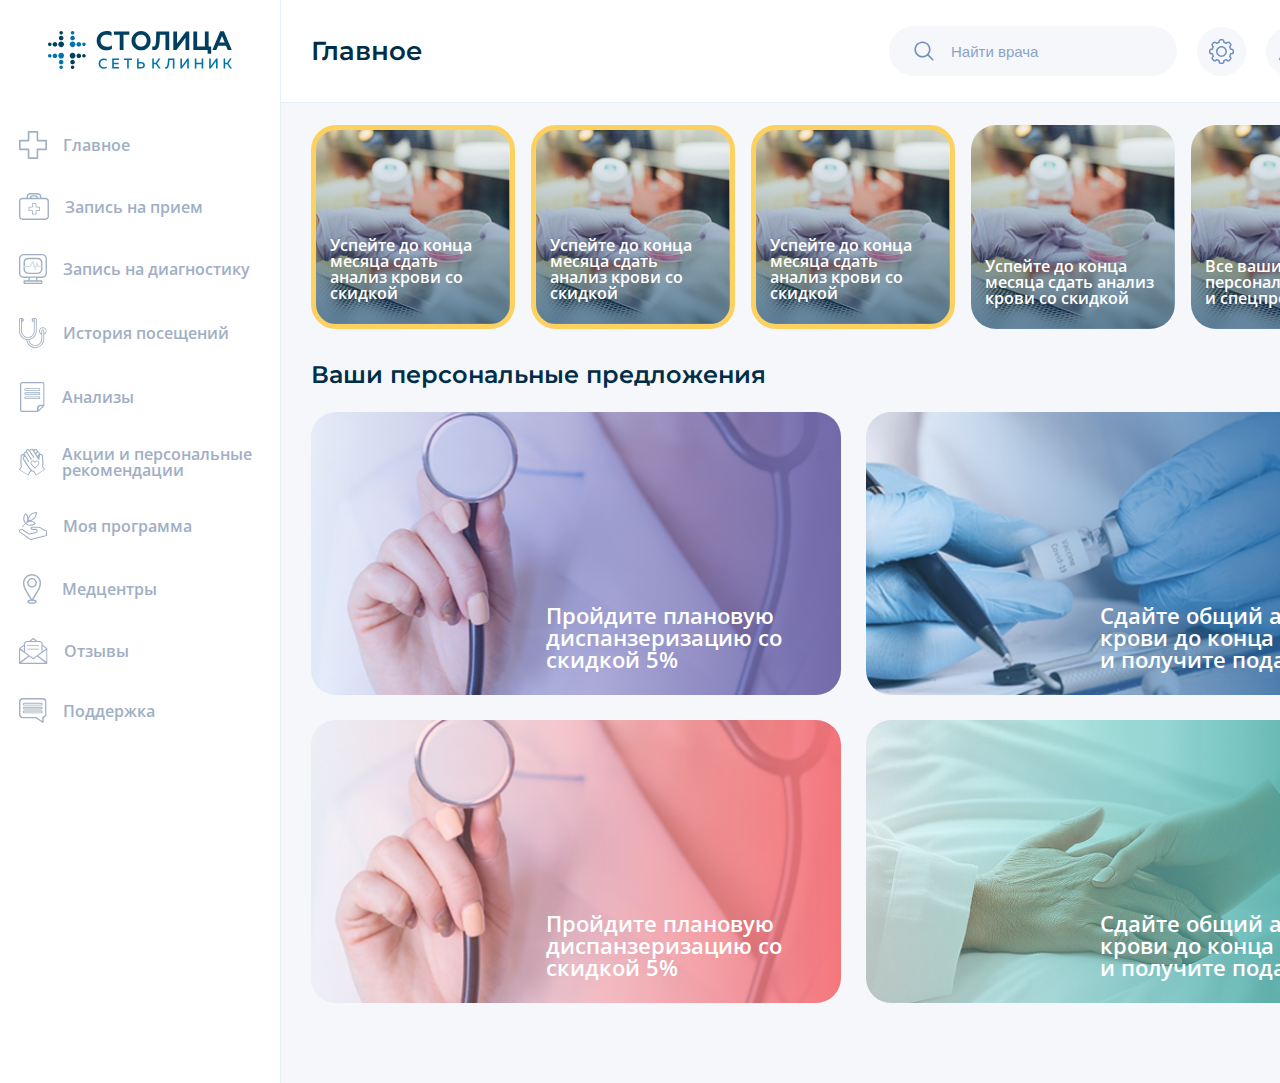
<file: personal-recommendations.html>
<!DOCTYPE html>
<html lang="en">
<head>
    <meta charset="UTF-8">
    <meta name="viewport" content="width=device-width, initial-scale=1.0">
    <title>Document</title>
    <link rel="stylesheet" href="./style.css">
</head>
<body>
    <div class="dashboard-layout">
        <aside class="sidebar">
            <div class="logo">
                <a href="">
                    <img src="./images/logo.svg" alt="">
                </a>
            </div>
            <nav>
                <ul>
                    <li>
                        <a href="/">
                            <svg width="28" height="28" viewBox="0 0 28 28" fill="none" xmlns="http://www.w3.org/2000/svg">
                            <g clip-path="url(#clip0_2001_34)">
                                <path d="M0.821162 19.257H8.74296V27.1788C8.74296 27.6297 9.11328 28 9.56412 28H18.4359C18.8867 28 19.257 27.6297 19.257 27.1788V19.257H27.1788C27.6297 19.257 28 18.8867 28 18.4359V9.56412C28 9.11328 27.6297 8.74296 27.1788 8.74296H19.257V0.821162C19.257 0.370328 18.8867 0 18.4359 0H9.56412C9.11328 0 8.74296 0.370328 8.74296 0.821162V8.74296H0.821162C0.370328 8.74296 0 9.11328 0 9.56412V18.4359C0 18.8867 0.370328 19.257 0.821162 19.257ZM1.64232 10.3853H9.56412C10.015 10.3853 10.3853 10.015 10.3853 9.56412V1.64232H17.6147V9.56412C17.6147 10.015 17.985 10.3853 18.4359 10.3853H26.3577V17.6147H18.4359C17.985 17.6147 17.6147 17.985 17.6147 18.4359V26.3577H10.3853V18.4359C10.3853 17.985 10.015 17.6147 9.56412 17.6147H1.64232V10.3853Z" fill="#A0AFC4" />
                            </g>
                            <defs>
                                <clipPath id="clip0_2001_34">
                                <rect width="28" height="28" fill="white" />
                                </clipPath>
                            </defs>
                            </svg>
                            Главное
                        </a>
                    </li>
                    <li class="open-popup">
                                    <a href="#">
                            <svg width="30" height="27" viewBox="0 0 30 27" fill="none" xmlns="http://www.w3.org/2000/svg">
                            <g clip-path="url(#clip0_31_328)">
                                <path d="M22.3162 4.77912V3.41755C22.3162 1.53177 20.553 0 18.3881 0H11.553C9.38808 0 7.62484 1.53177 7.62484 3.41755V4.77912H3.38354C1.52499 4.77912 0.00683594 6.29728 0.00683594 8.15582V23.6233C0.00683594 25.4887 1.52499 27 3.38354 27H26.5575C28.4229 27 29.9342 25.4887 29.9342 23.6233V8.15582C29.9342 6.29047 28.4161 4.77912 26.5575 4.77912H22.3162ZM28.5386 23.6233C28.5386 24.7194 27.6468 25.6112 26.5507 25.6112H3.37673C2.28066 25.6112 1.38883 24.7194 1.38883 23.6233V8.15582C1.38883 7.05976 2.28066 6.16793 3.37673 6.16793H26.5507C27.6468 6.16793 28.5386 7.05976 28.5386 8.15582V23.6233ZM11.5462 1.3888H18.3813C19.7837 1.3888 20.9206 2.30106 20.9206 3.41755V4.77912H18.8919V4.19365C18.8919 3.08396 17.8775 2.17852 16.6248 2.17852H13.3026C12.05 2.17852 11.0356 3.08396 11.0356 4.19365V4.77912H9.00684V3.41755C9.00684 2.30106 10.1437 1.3888 11.5462 1.3888ZM17.5031 4.77912H12.4312V4.19365C12.4312 3.85325 12.8329 3.56732 13.3094 3.56732H16.6316C17.1082 3.56732 17.5099 3.85325 17.5099 4.19365V4.77912H17.5031Z" fill="#A0AFC4" />
                                <path d="M20.4985 13.6975H17.4281V10.6272C17.4281 10.3957 17.2443 10.2119 17.0128 10.2119H13.4727C13.2413 10.2119 13.0575 10.3957 13.0575 10.6272V13.6975H9.98712C9.75565 13.6975 9.57184 13.8814 9.57184 14.1128V17.6529C9.57184 17.8844 9.75565 18.0682 9.98712 18.0682H13.0575V21.1385C13.0575 21.37 13.2413 21.5538 13.4727 21.5538H17.0128C17.2443 21.5538 17.4281 21.37 17.4281 21.1385V18.0682H20.4985C20.7299 18.0682 20.9137 17.8844 20.9137 17.6529V14.1128C20.9137 13.8814 20.7299 13.6975 20.4985 13.6975ZM20.0832 17.2376H17.0128C16.7814 17.2376 16.5976 17.4214 16.5976 17.6529V20.7233H13.888V17.6529C13.888 17.4214 13.7042 17.2376 13.4727 17.2376H10.4024V14.5349H13.4727C13.7042 14.5349 13.888 14.3511 13.888 14.1196V11.0493H16.5976V14.1196C16.5976 14.3511 16.7814 14.5349 17.0128 14.5349H20.0832V17.2376Z" fill="#A0AFC4" />
                            </g>
                            <defs>
                                <clipPath id="clip0_31_328">
                                <rect width="29.9342" height="27" fill="white" />
                                </clipPath>
                            </defs>
                            </svg>
                            Запись на прием
                        </a>
                    </li>
                    <li class="open-popup">
                        <a href="#">
                            <svg width="28" height="30" viewBox="0 0 28 30" fill="none" xmlns="http://www.w3.org/2000/svg">
                            <g clip-path="url(#clip0_31_371)">
                                <path d="M4.69926 23.8793H9.45045V26.3587H5.17958C4.8161 26.3587 4.51752 26.6573 4.51752 27.0208V29.3379C4.51752 29.7014 4.8161 30 5.17958 30H22.7369C23.1004 30 23.399 29.7014 23.399 29.3379V27.0208C23.399 26.6573 23.1004 26.3587 22.7369 26.3587H18.466V23.8793H23.2172C25.807 23.8793 27.9165 21.7698 27.9165 19.18V4.69926C27.9165 2.10948 25.807 0 23.2172 0H4.69926C2.10948 0 0 2.10948 0 4.69926V19.1735C0 21.7633 2.10948 23.8728 4.69926 23.8728V23.8793ZM1.3241 4.69926C1.3241 2.83643 2.83643 1.3241 4.69926 1.3241H23.2172C25.0801 1.3241 26.5924 2.83643 26.5924 4.69926V19.1735C26.5924 21.0363 25.0801 22.5487 23.2172 22.5487H4.69926C2.83643 22.5487 1.3241 21.0363 1.3241 19.1735V4.69926ZM22.0814 28.6759H5.84163V27.6828H22.0749V28.6759H22.0814ZM10.7746 26.3522V23.8728H17.1484V26.3522H10.7746Z" fill="#A0AFC4" />
                                <path d="M4.51754 12.8382V15.3436C4.51754 17.9334 6.62701 20.0429 9.2168 20.0429H18.6997C21.2895 20.0429 23.399 17.9334 23.399 15.3436V12.8836C23.5547 12.7928 23.6651 12.624 23.6651 12.4293C23.6651 12.2346 23.5547 12.0658 23.399 11.9749V8.52837C23.399 5.93858 21.2895 3.8291 18.6997 3.8291H9.2168C6.62701 3.8291 4.51754 5.93858 4.51754 8.52837V12.0204C4.4007 12.1177 4.32281 12.267 4.32281 12.4293C4.32281 12.5915 4.4007 12.7408 4.51754 12.8382ZM9.2168 5.1532H18.6997C20.5625 5.1532 22.0749 6.66554 22.0749 8.52837V11.897H19.5565L18.6608 8.83992C18.5959 8.61924 18.3946 8.46346 18.1675 8.46346C17.9403 8.45048 17.7261 8.59976 17.6547 8.82045L16.0255 13.5716L14.325 7.28864C14.2666 7.08094 14.0978 6.93165 13.8901 6.8992C13.6759 6.86675 13.4747 6.9706 13.3644 7.15234L10.5214 11.8905H5.84813V8.52187C5.84813 6.65905 7.36046 5.14671 9.22329 5.14671L9.2168 5.1532ZM18.7062 18.7188H9.22329C7.36046 18.7188 5.84813 17.2064 5.84813 15.3436V12.9615H10.82C11.0082 12.9615 11.177 12.8642 11.2744 12.7019L13.6305 8.77501L15.4544 15.5253C15.5128 15.7525 15.714 15.9083 15.9477 15.9148H15.9671C16.1943 15.9148 16.3955 15.772 16.4669 15.5578L18.1155 10.7417L18.6543 12.5786C18.7192 12.7992 18.9269 12.9615 19.1605 12.9615H22.0749V15.3436C22.0749 17.2064 20.5625 18.7188 18.6997 18.7188H18.7062ZM23.1393 12.6954H19.1605C19.0437 12.6954 18.9399 12.6175 18.9074 12.5072L18.135 9.87194L16.2138 15.4734C16.1748 15.5838 16.0775 15.6552 15.9606 15.6552C15.8373 15.6552 15.7335 15.5708 15.7075 15.4604L13.7149 8.11296L11.0407 12.5786C10.9953 12.6564 10.9044 12.7084 10.8135 12.7084H4.84856C4.69928 12.7084 4.58244 12.5915 4.58244 12.4423C4.58244 12.293 4.69928 12.1761 4.84856 12.1761H10.6642L13.585 7.30811C13.637 7.21725 13.7408 7.16532 13.8512 7.18479C13.955 7.19777 14.0459 7.27566 14.0718 7.37951L15.9996 14.4933L17.9078 8.9243C17.9468 8.81396 18.0571 8.74256 18.1675 8.74256C18.2843 8.74256 18.3817 8.82045 18.4141 8.93079L19.3682 12.1761H23.1458C23.2951 12.1761 23.412 12.293 23.412 12.4423C23.412 12.5915 23.2951 12.7084 23.1458 12.7084L23.1393 12.6954Z" fill="#A0AFC4" />
                            </g>
                            <defs>
                                <clipPath id="clip0_31_371">
                                <rect width="27.923" height="30" fill="white" />
                                </clipPath>
                            </defs>
                            </svg>
                            Запись на диагностику
                        </a>
                    </li>
                    <li>
                        <a href="./visit-history.html">
                            <svg width="28" height="30" viewBox="0 0 28 30" fill="none" xmlns="http://www.w3.org/2000/svg">
                            <g clip-path="url(#clip0_31_359)">
                                <path d="M7.4807 21.9228C7.89474 26.4421 11.7053 30 16.3368 30C21.2421 30 25.2281 26.014 25.2281 21.1088V16.4632C26.6456 15.9088 27.6561 14.5333 27.6561 12.9263C27.6561 10.8351 25.9509 9.12982 23.8596 9.12982C21.7684 9.12982 20.0632 10.8351 20.0632 12.9263C20.0632 14.4912 21.0105 15.8316 22.3649 16.414V21.1018C22.3649 24.4211 19.6632 27.1298 16.3368 27.1298C13.2842 27.1298 10.7649 24.8491 10.3719 21.9018C14.7298 21.193 17.7544 17.3684 17.7544 12.2877V1.43158C17.7544 0.638596 17.1088 0 16.3228 0C15.993 0 15.6982 0.112281 15.4597 0.294737C15.186 0.140351 14.8702 0.0491228 14.5333 0.0491228C13.4947 0.0491228 12.6526 0.891228 12.6526 1.92982C12.6526 2.96842 13.4947 3.81053 14.5333 3.81053C14.6596 3.81053 14.7789 3.79649 14.8982 3.77544V12.2877C14.8982 16.3298 12.4281 19.1579 8.89123 19.1579C5.35439 19.1579 2.88421 16.3298 2.88421 12.2877V3.80351C2.94035 3.80351 2.98947 3.81053 3.04561 3.81053C4.08421 3.81053 4.92632 2.96842 4.92632 1.92982C4.92632 0.891228 4.06316 0.0491228 3.03158 0.0491228C2.74386 0.0491228 2.46316 0.119298 2.21754 0.238596C1.99298 0.0912281 1.7193 0 1.43158 0C0.645614 0 0 0.645614 0 1.43158V12.2877C0 17.4035 3.07368 21.2491 7.4807 21.9158V21.9228ZM0.85614 1.43158C0.85614 1.11579 1.11579 0.85614 1.43158 0.85614C1.74737 0.85614 2.00702 1.11579 2.00702 1.43158V12.2877C2.00702 16.8421 4.83509 20.014 8.87719 20.014C12.9193 20.014 15.7474 16.8351 15.7474 12.2877V1.43158C15.7474 1.11579 16.007 0.85614 16.3228 0.85614C16.6386 0.85614 16.8982 1.11579 16.8982 1.43158V12.2877C16.8982 17.4316 13.5298 21.1649 8.88421 21.1649C4.2386 21.1649 0.85614 17.4316 0.85614 12.2877V1.43158ZM3.7614 1.92982C3.7614 2.33684 3.43158 2.66667 3.02456 2.66667C2.96842 2.66667 2.91228 2.65965 2.86316 2.64561V1.43158C2.86316 1.3614 2.84912 1.29123 2.84211 1.22105C2.89825 1.20702 2.9614 1.19298 3.02456 1.19298C3.43158 1.19298 3.7614 1.52281 3.7614 1.92982ZM13.7895 1.92982C13.7895 1.52281 14.1193 1.19298 14.5263 1.19298C14.6667 1.19298 14.793 1.23509 14.8982 1.29825C14.8982 1.34035 14.8842 1.38246 14.8842 1.43158V2.56842C14.7789 2.63158 14.6526 2.66667 14.5193 2.66667C14.1123 2.66667 13.7825 2.33684 13.7825 1.92982H13.7895ZM23.2211 21.1018V12.9053C23.2211 12.5895 23.4807 12.3298 23.7965 12.3298C24.1123 12.3298 24.3719 12.5895 24.3719 12.9053V21.1018C24.3719 25.5298 20.7719 29.1368 16.3368 29.1368C12.2105 29.1368 8.80702 26.014 8.35789 22.007C8.53333 22.014 8.70175 22.0211 8.87719 22.0211C9.09474 22.0211 9.30526 22.014 9.50877 22C9.95088 25.3754 12.8421 27.993 16.3368 27.993C20.1333 27.993 23.2211 24.9053 23.2211 21.1088V21.1018ZM23.8526 9.98596C25.4737 9.98596 26.793 11.3053 26.793 12.9263C26.793 14.0491 26.1544 15.0316 25.2281 15.5228V12.9053C25.2281 12.1123 24.5825 11.4737 23.7965 11.4737C23.0105 11.4737 22.3649 12.1193 22.3649 12.9053V15.4456C21.5018 14.9333 20.9263 13.993 20.9263 12.9193C20.9263 11.2982 22.2456 9.97895 23.8667 9.97895L23.8526 9.98596Z" fill="#A0AFC4" />
                            </g>
                            <defs>
                                <clipPath id="clip0_31_359">
                                <rect width="27.6491" height="30" fill="white" />
                                </clipPath>
                            </defs>
                            </svg>
                            История посещений
                        </a>
                    </li>
                    <li>
                        <a href="./tests.html">
                            <svg width="25" height="30" viewBox="0 0 25 30" fill="none" xmlns="http://www.w3.org/2000/svg">
                            <g clip-path="url(#clip0_31_344)">
                                <path d="M18.0029 29.842C18.1394 29.842 18.283 29.7917 18.3836 29.6911L24.3606 24.0374C24.4756 23.9296 24.533 23.7859 24.533 23.6351C24.5905 23.5345 24.6264 23.4195 24.6264 23.2974V2.36351C24.6264 1.05603 23.5704 0 22.2629 0H2.36351C1.05603 0 0 1.06322 0 2.36351V27.6293C0 28.9368 1.05603 29.9928 2.36351 29.9928H17.5862C17.7443 29.9928 17.8879 29.9353 18.0029 29.8348V29.842ZM18.556 27.9885V25.819C18.556 24.921 19.2816 24.1954 20.1796 24.1954H22.579L18.5632 27.9957L18.556 27.9885ZM16.9253 28.6853H2.36351C1.78161 28.6853 1.31466 28.2112 1.31466 27.6293V2.36351C1.31466 1.78161 1.78879 1.30747 2.36351 1.30747H22.2701C22.852 1.30747 23.319 1.78161 23.319 2.36351V22.6437H20.2586C18.4195 22.6437 16.9253 24.1451 16.9253 25.9842V28.6853Z" fill="#A0AFC4" />
                                <path d="M5.10057 8.7288H19.533C19.8922 8.7288 20.1868 8.43426 20.1868 8.07506V6.8969C20.1868 6.5377 19.8922 6.24316 19.533 6.24316H5.10057C4.74138 6.24316 4.44684 6.5377 4.44684 6.8969V8.07506C4.44684 8.43426 4.74138 8.7288 5.10057 8.7288ZM5.22988 7.03339H19.3966V7.94575H5.22988V7.03339Z" fill="#A0AFC4" />
                                <path d="M5.10057 12.845H19.533C19.8922 12.845 20.1868 12.5505 20.1868 12.1913V11.0131C20.1868 10.6539 19.8922 10.3594 19.533 10.3594H5.10057C4.74138 10.3594 4.44684 10.6539 4.44684 11.0131V12.1913C4.44684 12.5505 4.74138 12.845 5.10057 12.845ZM5.22988 11.1496H19.3966V12.062H5.22988V11.1496Z" fill="#A0AFC4" />
                                <path d="M20.1868 16.3075V15.1293C20.1868 14.7629 19.8922 14.4756 19.533 14.4756H5.10057C4.74138 14.4756 4.44684 14.7701 4.44684 15.1293V16.3075C4.44684 16.6667 4.74138 16.9612 5.10057 16.9612H19.533C19.8922 16.9612 20.1868 16.6667 20.1868 16.3075ZM19.3966 16.1782H5.22988V15.2658H19.3966V16.1782Z" fill="#A0AFC4" />
                            </g>
                            <defs>
                                <clipPath id="clip0_31_344">
                                <rect width="24.6336" height="30" fill="white" />
                                </clipPath>
                            </defs>
                            </svg>
                            Анализы
                        </a>
                    </li>
                    <li>
                        <a href="./personal-recommendations.html">
                            <svg width="28" height="28" viewBox="0 0 28 28" fill="none" xmlns="http://www.w3.org/2000/svg">
                            <g clip-path="url(#clip0_31_316)">
                                <path d="M24.9301 18.4588C25.4539 16.9935 25.4473 15.442 25.3677 13.9037C25.2617 11.8483 25.0893 9.79953 24.9036 7.75075C24.7843 6.44457 23.8361 5.5561 22.6626 5.5561C22.2382 5.5561 21.8338 5.68208 21.489 5.89425C21.9001 4.44883 21.3564 3.54047 19.4004 2.84428C19.3938 2.84428 19.3872 2.83102 19.3872 2.82439C19.4269 1.7768 19.175 1.13365 18.2401 0.603222C17.292 0.0595326 16.3704 -0.00677099 15.5283 1.07398C15.5283 1.08061 15.3029 1.35908 15.2962 1.35245C15.1703 0.76235 14.6796 0.39105 14.2884 0.218661C13.6254 -0.0730745 13.0154 -0.0730746 12.4717 0.212031C12.2993 0.251813 12.1269 0.318117 11.9545 0.404311C11.57 0.589961 11.0926 0.981152 10.9865 1.57788C10.9865 1.59115 10.7544 1.3193 10.7478 1.30604C9.86597 0.258443 8.94435 0.357899 8.0161 0.94137C7.10774 1.51158 6.87568 2.16136 6.95525 3.20895C6.95525 3.21558 6.95525 3.22884 6.94198 3.22884C5.16505 3.94492 4.59484 4.79361 4.88657 6.04011C4.55506 5.86773 4.17713 5.7749 3.78593 5.79479C2.61236 5.8412 1.69737 6.76945 1.63107 8.07563C1.52498 10.131 1.43216 12.1865 1.40564 14.2419C1.38574 15.7801 1.43879 17.325 2.02226 18.7704L0 22.1386L9.76652 27.9999L11.9877 24.3001C12.4916 24.1675 12.9822 23.962 13.4596 23.6968C14.0232 24.0084 14.6 24.2404 15.1901 24.3731L17.5506 27.9866L27.0784 21.7474L24.9301 18.4654V18.4588ZM18.3528 4.89306C18.8103 4.13057 19.2877 3.92503 19.8844 4.2234C20.5143 4.53502 20.6867 5.0323 20.2491 5.82794C19.8844 6.49761 19.5065 7.15402 19.122 7.81042C18.6843 7.14075 18.2467 6.47109 17.8025 5.79479C17.9815 5.4898 18.1672 5.19143 18.3462 4.88643L18.3528 4.89306ZM20.269 8.47346C20.2491 8.72541 20.2292 9.00388 20.2027 9.32877C20.2027 9.34866 20.1762 9.35529 20.1629 9.34203C20.0303 9.15638 19.9309 9.02378 19.838 8.90443C19.964 8.73204 20.1032 8.57954 20.269 8.48009V8.47346ZM16.0521 2.22103C16.4632 1.5381 16.9605 1.3193 17.4975 1.5381C18.2202 1.83647 18.4059 2.51276 17.9484 3.28189C17.6633 3.75927 17.3782 4.23666 17.0931 4.70741C16.6555 4.03775 16.2112 3.36145 15.767 2.69178C15.8598 2.53266 15.9526 2.38016 16.0521 2.22103ZM12.1932 22.9939C11.9678 23.0735 11.7424 23.1398 11.497 23.1929L10.8672 24.2471L10.7147 24.499L9.24272 26.9456L1.17357 22.1055L2.53943 19.8313L2.73171 19.5196L3.22235 18.7041C3.13616 18.5184 3.05659 18.3262 2.99029 18.1273C2.91736 17.9151 2.85768 17.6963 2.81127 17.4709C2.71845 17.0332 2.6654 16.5824 2.65877 16.1183C2.63225 13.4727 2.71182 10.8272 2.77149 8.18835C2.79138 7.46564 3.24888 6.99489 3.81246 6.96173C4.30973 6.93521 4.71418 7.20043 4.91309 7.68444C4.76723 7.76401 4.62799 7.86346 4.46223 8.05574C3.64007 8.97736 3.55387 10.3432 4.21028 11.3908C6.12645 14.4408 8.08241 17.4642 10.0715 20.4611C10.4627 21.0446 10.8937 21.6016 11.3843 22.0988C11.696 22.4105 12.0076 22.6956 12.3258 22.9475C12.2794 22.9674 12.233 22.9873 12.1866 23.0006L12.1932 22.9939ZM16.4698 24.5189L16.3107 24.2736L15.641 23.2459C15.4023 23.2061 15.1636 23.1464 14.9382 23.0801C14.6597 22.9939 14.3945 22.8879 14.1426 22.7685C13.0021 22.2182 12.0805 21.3098 11.3114 20.1959C10.2704 18.6842 9.29576 17.1327 8.28795 15.5945C7.23372 13.9833 6.17286 12.3721 5.1319 10.7543C4.95288 10.4758 4.66114 10.0714 4.72081 9.58736C4.76723 9.23595 4.95288 9.03041 5.21809 8.84476C5.45678 8.679 5.96732 8.71215 6.25906 8.85802C6.57731 9.01715 6.81601 9.37519 7.02818 9.68681C7.52546 10.4228 8.00284 11.172 8.49349 11.9146C8.73218 12.2793 8.97087 12.6373 9.2162 12.9954C9.47478 13.3799 9.96543 14.4341 10.5555 14.0231C11.0926 13.6451 10.3831 12.7898 10.1577 12.445C9.91901 12.087 9.68032 11.7223 9.44826 11.3577C8.36751 9.66029 7.26024 7.97618 6.21928 6.25229C5.74852 5.4699 5.90102 4.966 6.52427 4.62785C7.10774 4.30959 7.59176 4.49524 8.08241 5.23784C9.3488 7.17391 10.6152 9.10334 11.8816 11.0394C12.0606 11.3112 12.1667 11.5367 12.4982 11.6494C12.7435 11.729 12.9889 11.6892 13.0817 11.4372C13.2408 11.0129 13.1148 10.7875 12.8894 10.4427C11.3976 8.16846 9.90575 5.89425 8.42055 3.6134C7.93654 2.86417 8.08904 2.17462 8.80511 1.85636C9.33554 1.61104 9.83945 1.81658 10.2771 2.47961C11.7954 4.79361 13.3071 7.10097 14.8188 9.4216C15.0642 9.79953 15.3625 10.1178 15.8001 9.80616C16.2179 9.51442 15.9792 9.12986 15.7604 8.79171C14.5868 7.01478 13.4265 5.23121 12.2595 3.44102C12.107 3.20232 11.9479 2.957 11.8683 2.68515C11.6827 2.08179 12.1004 1.45191 12.717 1.34582C13.3535 1.23311 13.6652 1.61104 13.9569 2.06853C15.9394 5.10523 17.9152 8.14194 19.9242 11.1654C20.1099 11.4439 20.5011 11.7687 20.7862 11.7621C21.3166 11.7489 21.2636 11.1985 21.2967 10.8007C21.3829 9.83268 21.4227 8.85802 21.5221 7.88998C21.6017 7.14075 22.0658 6.70978 22.6891 6.71641C23.2527 6.72304 23.73 7.18054 23.7765 7.90325C23.9422 10.5421 24.1279 13.181 24.2008 15.8265C24.2141 16.2906 24.1809 16.7481 24.1013 17.1857C24.0616 17.4112 24.0085 17.63 23.9489 17.8488C23.8892 18.0477 23.8229 18.24 23.7433 18.4323L24.2605 19.2279L24.4594 19.5329L25.9114 21.7474L18.0346 26.8992L16.4698 24.5123V24.5189Z" fill="#A0AFC4" />
                                <path d="M18.6512 12.3789C17.7892 12.3789 17.0002 12.8497 16.5427 13.6122C16.0852 12.8563 15.2896 12.3789 14.4343 12.3789C13.3867 12.3789 12.4452 13.0817 12.0871 14.1293C11.9877 14.4277 11.9346 14.7261 11.9346 15.031C11.9346 15.336 11.981 15.6278 12.0739 15.9063C12.0871 15.9394 12.0938 15.9659 12.107 15.9925L12.4916 15.8134L12.107 15.9991C12.107 15.9991 12.1203 16.019 12.1269 16.0389C12.233 16.3173 12.3722 16.5627 12.538 16.7682C12.6176 16.8677 12.7104 16.9605 12.8032 17.0533L16.5494 21.0249L20.4281 16.9141C20.6867 16.6422 20.8856 16.3041 21.005 15.9394C21.1044 15.6543 21.1508 15.3493 21.1508 15.0443C21.1508 13.579 20.0303 12.3922 18.6512 12.3922V12.3789ZM20.1961 15.6543C20.1099 15.8996 19.9773 16.1317 19.7916 16.324L16.5494 19.7585L13.4132 16.4367L13.3933 16.4168C13.327 16.3571 13.2607 16.2842 13.2077 16.2179C13.1016 16.0853 13.0021 15.9129 12.9292 15.7272C12.9159 15.6941 12.9027 15.6609 12.8828 15.6278C12.8231 15.4355 12.7899 15.2366 12.7899 15.0377C12.7899 14.8388 12.8231 14.62 12.896 14.4078C13.1347 13.705 13.7513 13.2342 14.4343 13.2342C15.0708 13.2342 15.6543 13.6453 15.9261 14.2818C16.0322 14.5271 16.2709 14.6863 16.5427 14.6863C16.8146 14.6863 17.0533 14.5271 17.1594 14.2818C17.4312 13.6453 18.0147 13.2342 18.6512 13.2342C19.5595 13.2342 20.2955 14.0431 20.2955 15.031C20.2955 15.2432 20.2624 15.4554 20.1961 15.6543Z" fill="#A0AFC4" />
                            </g>
                            <defs>
                                <clipPath id="clip0_31_316">
                                <rect width="27.0784" height="28" fill="white" />
                                </clipPath>
                            </defs>
                            </svg>
                            Акции и персональные рекомендации
                        </a>
                    </li>
                    <li>
                        <a href="./my-program.html">
                            <svg width="28" height="28" viewBox="0 0 28 28" fill="none" xmlns="http://www.w3.org/2000/svg">
                            <g clip-path="url(#clip0_31_305)">
                                <path d="M27.8396 18.4737C27.7422 18.3362 27.5818 18.256 27.4157 18.256C25.9836 18.256 25.0155 17.54 23.8928 16.7037C23.6522 16.5261 23.4059 16.3428 23.1538 16.1652C22.1285 15.4492 20.8339 14.7217 18.9779 14.7217C18.1931 14.7217 17.5573 14.7274 17.0417 14.7446H13.0892C12.2242 14.7446 11.5196 15.4492 11.5196 16.3142C11.5196 17.1791 12.2242 17.8837 13.0892 17.8837H16.7496C17.2422 17.9811 17.5916 18.4107 17.5916 18.9148C17.5916 19.2757 17.4026 19.6079 17.0933 19.797C16.8928 19.8485 16.383 19.986 15.7299 20.1578C15.2659 20.2724 14.7905 20.3984 14.338 20.5245L14.2406 20.5474C11.7029 21.2176 10.8494 21.441 10.6031 21.4983C10.4885 21.4983 10.3854 21.4983 10.3052 21.4868L4.55973 17.7634L3.51145 17.0073C3.51145 17.0073 3.47135 16.9786 3.44844 16.9672C3.39688 16.9328 3.3396 16.9042 3.28232 16.8755C3.16775 16.8182 3.06464 16.7724 2.95007 16.738C2.86988 16.7151 2.77822 16.6922 2.67511 16.675C2.41734 16.6349 2.20539 16.6464 1.98772 16.6865C0.85351 16.8011 -0.0057373 17.7348 -0.0057373 18.8804C-0.0057373 19.4647 0.223395 20.0089 0.635834 20.4271C0.64729 20.4385 0.653019 20.4443 0.664475 20.4557C0.81914 20.6047 0.985261 20.725 1.16284 20.8223L10.6948 27.7307C10.7406 27.765 10.7921 27.788 10.8437 27.8051L10.9239 27.8338C10.9239 27.8338 10.9411 27.8395 10.9468 27.8452C11.2332 27.9426 11.5024 27.9885 11.7717 27.9885C11.9321 27.9885 12.0982 27.9713 12.2643 27.9369C12.2758 27.9369 12.2872 27.9369 12.2987 27.9312L12.3388 27.9197C18.3764 26.3845 22.707 25.2904 24.8494 24.7634C24.8723 24.7634 24.8895 24.752 24.9067 24.7462L25.0957 24.6775C26.1383 24.4197 26.9345 24.2822 27.4042 24.2822C27.6907 24.2822 27.9255 24.0474 27.9255 23.7552V23.4058C27.9255 23.3714 27.9312 23.3428 27.9312 23.3084V18.8575C27.9484 18.72 27.9141 18.5768 27.8339 18.4565L27.8396 18.4737ZM26.883 23.2741C26.3502 23.3313 25.6571 23.4688 24.815 23.6808C24.7979 23.6808 24.7692 23.6922 24.752 23.6979L24.5745 23.7667C22.4149 24.2994 18.1015 25.3878 12.081 26.9173H12.0524C11.8003 26.9688 11.5769 26.9574 11.302 26.8657L1.75286 19.9631C1.75286 19.9631 1.70703 19.9344 1.68412 19.923C1.58673 19.8714 1.49508 19.8027 1.40343 19.7225C1.40343 19.7225 1.39197 19.711 1.38624 19.7053C1.16284 19.4876 1.04254 19.1955 1.04254 18.8919C1.04254 18.2904 1.50081 17.7921 2.10801 17.7405C2.13092 17.7405 2.14811 17.7405 2.17102 17.729C2.27413 17.7061 2.37724 17.7004 2.51472 17.7233C2.56055 17.729 2.6121 17.7405 2.6522 17.752C2.70376 17.7691 2.75531 17.7921 2.81832 17.8207C2.85269 17.8379 2.88706 17.8551 2.9157 17.878C2.92143 17.878 2.92716 17.8894 2.93862 17.8894L3.95826 18.6284C3.95826 18.6284 3.97544 18.6398 3.98117 18.6456L9.82405 22.432C9.86988 22.4664 9.92716 22.4893 9.98444 22.5007C10.1907 22.5523 10.4313 22.5695 10.7119 22.5523C10.7406 22.5523 10.775 22.5466 10.8036 22.5408C11.0671 22.4778 12.3159 22.1513 14.5155 21.5727L14.6244 21.5441C15.0769 21.4124 15.5352 21.2921 15.9992 21.1775C16.7553 20.977 17.3281 20.8281 17.4427 20.7937C17.4828 20.7822 17.5229 20.7651 17.5573 20.7479C18.2275 20.3755 18.6457 19.6767 18.6457 18.9205C18.6457 17.8894 17.9067 17.0187 16.8871 16.8526C16.8584 16.8526 16.8298 16.8469 16.8011 16.8469H13.0892C12.8028 16.8469 12.5679 16.612 12.5679 16.3256C12.5679 16.0392 12.8028 15.8043 13.0892 15.8043H17.0532C17.5687 15.7871 18.1988 15.7814 18.9722 15.7814C20.5303 15.7814 21.6129 16.3829 22.5524 17.0359C22.7929 17.2078 23.0335 17.3796 23.2684 17.5572C24.311 18.3305 25.3879 19.1325 26.883 19.2871V23.2511C26.883 23.2511 26.883 23.2741 26.883 23.2798V23.2741Z" fill="#A0AFC4" />
                                <path d="M18.0041 0.538462V0.50982C17.9984 0.234861 17.7807 0.0171849 17.5057 0H17.4771C17.4771 0 17.4599 0 17.4485 0C13.7881 0 10.5802 2.23404 9.23978 5.51064C8.99919 4.07283 8.32897 2.69804 7.22914 1.5982C7.18904 1.5581 7.15467 1.52946 7.11457 1.49509C7.09739 1.4779 7.0802 1.46645 7.06302 1.44926C6.86825 1.26596 6.55893 1.26596 6.35843 1.43781C6.34698 1.44926 6.33552 1.45499 6.32406 1.46645C3.62603 4.16448 3.50573 8.50655 6.04911 11.3592L6.06629 11.3822L2.88135 14.5671L3.42554 15.1113L6.61048 11.9263L6.63339 11.9435C8.00246 13.1637 9.72095 13.7709 11.4337 13.7709C13.2782 13.7709 15.1228 13.0663 16.5205 11.6686C16.5205 11.6686 16.5434 11.6457 16.5434 11.6399C16.7267 11.4452 16.721 11.1244 16.5434 10.9182C16.5376 10.9067 16.5262 10.901 16.5205 10.8895C15.3462 9.70949 13.8453 9.02209 12.2872 8.83306C15.644 7.5671 17.9926 4.34206 17.9926 0.532733L18.0041 0.538462ZM15.4092 11.2848C13.0949 13.2381 9.64649 13.2209 7.3437 11.1645C7.32079 11.1416 7.29215 11.1187 7.26924 11.1015C7.25205 11.09 7.23487 11.0728 7.22341 11.0614C7.19477 11.0385 7.17186 11.0098 7.14321 10.9869C7.1203 10.9697 7.10312 10.9525 7.06302 10.9124C7.01146 10.8609 6.96564 10.8093 6.91981 10.752L6.83961 10.6604C4.78315 8.35188 4.76596 4.89771 6.73077 2.58347C8.62112 4.69149 8.83879 7.83633 7.21195 10.1907C7.06875 10.3969 7.09166 10.6776 7.27496 10.8609C7.45254 11.0385 7.73323 11.0671 7.94518 10.9239C10.2537 9.33142 13.3183 9.509 15.4149 11.2848H15.4092ZM9.64649 8.35188C9.6694 8.05974 9.70377 7.76187 9.76105 7.45254C10.4084 3.90671 13.3871 1.2946 16.9386 1.06547C16.6866 4.98936 13.5933 8.09984 9.64076 8.35188H9.64649Z" fill="#A0AFC4" />
                            </g>
                            <defs>
                                <clipPath id="clip0_31_305">
                                <rect width="27.937" height="28" fill="white" />
                                </clipPath>
                            </defs>
                            </svg>
                            Моя программа
                        </a>
                    </li>
                    <li>
                        <a href="./medical-centers.html">
                            <svg width="19" height="30" viewBox="0 0 19 30" fill="none" xmlns="http://www.w3.org/2000/svg">
                            <g clip-path="url(#clip0_31_282)">
                                <path d="M17.7747 11.144C17.943 10.4446 18.0272 9.73236 18.0272 9.0136C18.0272 4.04705 13.9866 0 9.0136 0C4.04058 0 0 4.04705 0 9.0136C0 9.73236 0.0841787 10.4446 0.252536 11.144C0.492122 12.6074 0.822361 13.7859 1.23678 14.6536C2.12389 16.512 5.84718 22.657 7.56313 25.4543C5.25146 25.7522 4.17656 26.7429 4.17656 27.6818C4.17656 28.7956 5.69178 30 9.0136 30C12.3354 30 13.8506 28.7956 13.8506 27.6818C13.8506 26.7429 12.7757 25.7522 10.4641 25.4543C12.1735 22.657 15.9033 16.512 16.7904 14.6536C17.2048 13.7859 17.5351 12.6074 17.7747 11.144ZM12.4584 27.6818C12.3678 27.9473 11.2022 28.6078 9.0136 28.6078C6.82495 28.6078 5.63997 27.9279 5.56875 27.6883C5.6335 27.4552 6.57889 26.8919 8.37902 26.7753C8.39845 26.8077 8.41787 26.8336 8.42435 26.8465C8.55385 27.0537 8.77401 27.1768 9.02007 27.1768C9.26613 27.1768 9.48629 27.0537 9.60932 26.8465C9.6158 26.8336 9.63522 26.8077 9.65465 26.7753C11.4289 26.8854 12.3743 27.4423 12.4584 27.6818ZM16.4148 10.8396C16.4148 10.8396 16.4084 10.8785 16.4019 10.8914C16.1817 12.2189 15.8839 13.3132 15.5277 14.0514C14.6341 15.9292 10.5547 22.6311 9.00712 25.15C7.466 22.6311 3.3801 15.9292 2.48651 14.0514C2.13684 13.3132 1.83251 12.2189 1.61235 10.8914C1.61235 10.872 1.61235 10.8526 1.5994 10.8396C1.45046 10.2439 1.37924 9.62875 1.37924 9.0136C1.39219 4.81114 4.81114 1.39219 9.0136 1.39219C13.2161 1.39219 16.635 4.81114 16.635 9.0136C16.635 9.62875 16.5573 10.2439 16.4148 10.8396Z" fill="#A0AFC4" />
                                <path d="M9.01361 3.94336C6.3458 3.94336 4.17657 6.11258 4.17657 8.7804C4.17657 11.4482 6.3458 13.6174 9.01361 13.6174C11.6814 13.6174 13.8507 11.4482 13.8507 8.7804C13.8507 6.11258 11.6814 3.94336 9.01361 3.94336ZM9.01361 12.2317C7.11635 12.2317 5.56876 10.6841 5.56876 8.78687C5.56876 6.88961 7.11635 5.34202 9.01361 5.34202C10.9109 5.34202 12.4585 6.88961 12.4585 8.78687C12.4585 10.6841 10.9109 12.2317 9.01361 12.2317Z" fill="#A0AFC4" />
                            </g>
                            <defs>
                                <clipPath id="clip0_31_282">
                                <rect width="18.0272" height="30" fill="white" />
                                </clipPath>
                            </defs>
                            </svg>
                            Медцентры
                        </a>
                    </li>
                    <li>
                        <a href="./reviews.html">
                            <svg width="29" height="26" viewBox="0 0 29 26" fill="none" xmlns="http://www.w3.org/2000/svg">
                            <g clip-path="url(#clip0_31_300)">
                                <path d="M8.53359 8.10967H19.631C19.8431 8.10967 20.0115 7.94124 20.0115 7.72915C20.0115 7.51706 19.8431 7.34863 19.631 7.34863H8.53359C8.3215 7.34863 8.15308 7.51706 8.15308 7.72915C8.15308 7.94124 8.3215 8.10967 8.53359 8.10967Z" fill="#A0AFC4" />
                                <path d="M20.0053 11.0729C20.0053 10.8608 19.8369 10.6924 19.6248 10.6924H8.53359C8.3215 10.6924 8.15308 10.8608 8.15308 11.0729C8.15308 11.285 8.3215 11.4534 8.53359 11.4534H19.631C19.8431 11.4534 20.0115 11.285 20.0115 11.0729H20.0053Z" fill="#A0AFC4" />
                                <path d="M28.2893 10.137L23.6046 6.70606V5.8764C23.6046 4.22333 22.2073 2.87592 20.4918 2.87592H18.3772L14.5969 0.112488C14.3973 -0.0309857 14.1228 -0.0309857 13.9232 0.112488L10.143 2.88216H8.02831C6.31286 2.88216 4.91555 4.22957 4.91555 5.88264V6.7123L0.230806 10.137C0.087332 10.243 0 10.4114 0 10.5923C0 10.6235 0 10.6547 0.012476 10.6859C0.012476 10.7109 0 10.7358 0 10.7608V24.9522C0 25.0333 0.024952 25.1144 0.056142 25.1893C0 25.3203 -0.018714 25.4637 0.03119 25.6072C0.112284 25.838 0.324376 25.994 0.567658 25.994H27.9525C28.1958 25.994 28.4141 25.838 28.489 25.6072C28.5389 25.47 28.5202 25.3203 28.464 25.1893C28.4952 25.1144 28.5202 25.0396 28.5202 24.9522V10.7608C28.5202 10.7608 28.5139 10.7109 28.5077 10.6859C28.5077 10.6547 28.5202 10.6173 28.5202 10.5861C28.5202 10.4052 28.4328 10.2368 28.2893 10.1307V10.137ZM23.6046 8.12209L27.0043 10.611L23.7231 13.1437L23.6046 13.231V8.12209ZM14.2601 1.279L16.4496 2.88216H12.0705L14.2601 1.279ZM6.0571 5.88264C6.0571 4.85961 6.9429 4.02372 8.03455 4.02372H20.4981C21.5897 4.02372 22.4755 4.85961 22.4755 5.88264V14.0607L17.9966 17.3169C17.9218 17.3356 17.8469 17.3606 17.7845 17.4105L14.3037 20.0429L10.6607 17.398L6.06334 14.0544V5.8764L6.0571 5.88264ZM4.91555 8.12209V13.125L1.52831 10.6048L4.91555 8.12209ZM1.13532 11.8898L9.35077 17.8658L1.13532 23.8419V11.8898ZM2.23321 24.8587L10.3301 18.577L13.9669 21.2157C14.1665 21.3654 14.441 21.3591 14.6406 21.2094L18.1089 18.5832L26.2682 24.8587H2.23321ZM27.3848 23.8419L19.1756 17.8658L27.3848 11.8898V23.8419Z" fill="#A0AFC4" />
                            </g>
                            <defs>
                                <clipPath id="clip0_31_300">
                                <rect width="28.5202" height="26" fill="white" />
                                </clipPath>
                            </defs>
                            </svg>
                            Отзывы
                        </a>
                    </li>
                    <li>
                        <a href="./support.html">
                            <svg width="28" height="25" viewBox="0 0 28 25" fill="none" xmlns="http://www.w3.org/2000/svg">
                            <g clip-path="url(#clip0_31_294)">
                                <path d="M23.8535 0H3.72623C1.67086 0 0 1.67086 0 3.72623V16.6177C0 18.6731 1.67086 20.344 3.72623 20.344H16.8135L23.5598 24.8742C23.6787 24.9581 23.8185 24.993 23.9583 24.993C24.0772 24.993 24.189 24.965 24.2939 24.9091C24.5316 24.7833 24.6714 24.5386 24.6714 24.2729V19.9874C25.9857 19.4351 27.5657 18.2327 27.5657 16.6177V3.72623C27.5657 1.67086 25.8949 0 23.8395 0H23.8535ZM26.1395 16.6247C26.1395 17.4706 24.8812 18.4494 23.7486 18.8059C23.448 18.9038 23.2453 19.1765 23.2453 19.4911V22.9306L17.4357 19.0296C17.3168 18.9527 17.177 18.9108 17.0372 18.9108H3.72623C2.46784 18.9108 1.44016 17.8831 1.44016 16.6247V3.72623C1.44016 2.46085 2.46784 1.44016 3.72623 1.44016H23.8465C25.1119 1.44016 26.1326 2.46784 26.1326 3.72623V16.6177L26.1395 16.6247Z" fill="#A0AFC4" />
                                <path d="M22.2525 4.7959H5.27823C4.53019 4.7959 3.92896 5.40412 3.92896 6.15216C3.92896 6.90021 4.53718 7.50144 5.27823 7.50144H22.2525C23.0005 7.50144 23.6018 6.89321 23.6018 6.15216C23.6018 5.41111 22.9936 4.7959 22.2525 4.7959ZM22.2525 6.64154H5.27823C5.00558 6.64154 4.78885 6.42481 4.78885 6.15216C4.78885 5.87951 5.00558 5.66279 5.27823 5.66279H22.2525C22.5252 5.66279 22.7419 5.87951 22.7419 6.15216C22.7419 6.42481 22.5252 6.64154 22.2525 6.64154Z" fill="#A0AFC4" />
                                <path d="M22.2525 8.7666H5.27823C4.53019 8.7666 3.92896 9.37482 3.92896 10.1229C3.92896 10.8709 4.53718 11.4721 5.27823 11.4721H22.2525C23.0005 11.4721 23.6018 10.8639 23.6018 10.1229C23.6018 9.38181 22.9936 8.7666 22.2525 8.7666ZM22.2525 10.6052H5.27823C5.00558 10.6052 4.78885 10.3885 4.78885 10.1159C4.78885 9.84322 5.00558 9.6265 5.27823 9.6265H22.2525C22.5252 9.6265 22.7419 9.84322 22.7419 10.1159C22.7419 10.3885 22.5252 10.6052 22.2525 10.6052Z" fill="#A0AFC4" />
                                <path d="M22.2525 12.5908H5.27823C4.53019 12.5908 3.92896 13.199 3.92896 13.9401C3.92896 14.6811 4.53718 15.2964 5.27823 15.2964H22.2525C23.0005 15.2964 23.6018 14.6881 23.6018 13.9401C23.6018 13.1921 22.9936 12.5908 22.2525 12.5908ZM22.2525 14.4365H5.27823C5.00558 14.4365 4.78885 14.2197 4.78885 13.9471C4.78885 13.6744 5.00558 13.4577 5.27823 13.4577H22.2525C22.5252 13.4577 22.7419 13.6744 22.7419 13.9471C22.7419 14.2197 22.5252 14.4365 22.2525 14.4365Z" fill="#A0AFC4" />
                            </g>
                            <defs>
                                <clipPath id="clip0_31_294">
                                <rect width="27.5797" height="25" fill="white" />
                                </clipPath>
                            </defs>
                            </svg>
                            Поддержка
                        </a>
                    </li>
                </ul>
            </nav>
        </aside>

        <main class="main-content">
            <header class="main-header">
                <div class="wrapper">
                    <div class="main-header-cont">
                        <img src="./images/burger.svg" alt="" class="burger" id="open-menu-btn">
                        <div>
                            <h1>Главное</h1>
                        </div>
                        <div class="h-2">
                            <div class="search">
                                <form>
                                    <img src="./images/search.svg" alt="" aria-hidden="true">
                                    <input type="search" name="query" id="search-doctor" placeholder="Найти врача">
                                </form>
                            </div>
                            <div class="settings">
                                <a href="" aria-label="Настройки">
                                    <img src="./images/settings.svg" alt="">
                                </a>
                            </div>
                            <div class="notification">
                                <button aria-label="Уведомления">
                                    <img src="./images/notification.svg" alt="">
                                </button>
                            </div>
                            <div class="avatar">
                                <a href="">
                                    <img src="./images/avatar.png" alt="">
                                </a>
                            </div>
                        </div>
                    </div>
                </div>
            </header>

            <div class="content-area">
                <div class="wrapper">
                    <div class="content-area-home-cont">
                         <section class="stories">
                            <a href="" class="not-viev viev story-image-gradient">
                                Успейте до конца месяца сдать анализ крови со скидкой
                            </a>
                            <a href="" class="not-viev viev story-image-gradient">
                                Успейте до конца месяца сдать анализ крови со скидкой
                            </a>
                            <a href="" class="not-viev viev story-image-gradient">
                                Успейте до конца месяца сдать анализ крови со скидкой
                            </a>
                            <a href="" class="viev story-image-gradient">
                                Успейте до конца месяца сдать анализ крови со скидкой
                            </a>
                            <a href="" class="viev story-pure-gradient">
                                Все ваши персональные акции и спецпредложения
                            </a>
                        </section>
                        <section class="personal">
                            <h2 class="h2">
                                Ваши персональные предложения
                            </h2>
                            <div class="personal-cont">
                                <a href="">
                                    <p>
                                        Пройдите плановую диспанзеризацию со скидкой 5%
                                    </p>
                                </a>
                                <a href="">
                                    <p>
                                        Сдайте общий анализ крови до конца марта и получите подарок!
                                    </p>
                                </a>
                                <a href="">
                                    <p>
                                        Пройдите плановую диспанзеризацию со скидкой 5%
                                    </p>
                                </a>
                                <a href="">
                                    <p>
                                        Сдайте общий анализ крови до конца марта и получите подарок!
                                    </p>
                                </a>
                            </div>
                        </section>
                    </div>
                </div>
            </div>






            <div class="fullscreen-menu" id="menu">
                <div>
                    <div class="fullscreen-menu-header">
                        <img src="./images/cl-m.svg" alt="Закрыть меню" class="menu-close" id="close-menu-btn">
                        <div>
                            <div class="settings">
                                <a href="" aria-label="Настройки">
                                    <img src="./images/settings.svg" alt="">
                                </a>
                            </div>
                            <div class="notification">
                                <button aria-label="Уведомления">
                                    <img src="./images/notification.svg" alt="">
                                </button>
                            </div>
                            <div class="avatar">
                                <a href="">
                                    <img src="./images/avatar.png" alt="">
                                </a>
                            </div>
                        </div>
                    </div>
                    <nav class="menu-nav">
                        <nav>
                            <ul>
                                <li>
                                    <a href="/">
                                        <svg width="28" height="28" viewBox="0 0 28 28" fill="none" xmlns="http://www.w3.org/2000/svg">
                                        <g clip-path="url(#clip0_2001_34)">
                                            <path d="M0.821162 19.257H8.74296V27.1788C8.74296 27.6297 9.11328 28 9.56412 28H18.4359C18.8867 28 19.257 27.6297 19.257 27.1788V19.257H27.1788C27.6297 19.257 28 18.8867 28 18.4359V9.56412C28 9.11328 27.6297 8.74296 27.1788 8.74296H19.257V0.821162C19.257 0.370328 18.8867 0 18.4359 0H9.56412C9.11328 0 8.74296 0.370328 8.74296 0.821162V8.74296H0.821162C0.370328 8.74296 0 9.11328 0 9.56412V18.4359C0 18.8867 0.370328 19.257 0.821162 19.257ZM1.64232 10.3853H9.56412C10.015 10.3853 10.3853 10.015 10.3853 9.56412V1.64232H17.6147V9.56412C17.6147 10.015 17.985 10.3853 18.4359 10.3853H26.3577V17.6147H18.4359C17.985 17.6147 17.6147 17.985 17.6147 18.4359V26.3577H10.3853V18.4359C10.3853 17.985 10.015 17.6147 9.56412 17.6147H1.64232V10.3853Z" fill="#A0AFC4" />
                                        </g>
                                        <defs>
                                            <clipPath id="clip0_2001_34">
                                            <rect width="28" height="28" fill="white" />
                                            </clipPath>
                                        </defs>
                                        </svg>
                                        Главное
                                    </a>
                                </li>
                                <li class="open-popup">
                                    <a href="#">
                                        <svg width="30" height="27" viewBox="0 0 30 27" fill="none" xmlns="http://www.w3.org/2000/svg">
                                        <g clip-path="url(#clip0_31_328)">
                                            <path d="M22.3162 4.77912V3.41755C22.3162 1.53177 20.553 0 18.3881 0H11.553C9.38808 0 7.62484 1.53177 7.62484 3.41755V4.77912H3.38354C1.52499 4.77912 0.00683594 6.29728 0.00683594 8.15582V23.6233C0.00683594 25.4887 1.52499 27 3.38354 27H26.5575C28.4229 27 29.9342 25.4887 29.9342 23.6233V8.15582C29.9342 6.29047 28.4161 4.77912 26.5575 4.77912H22.3162ZM28.5386 23.6233C28.5386 24.7194 27.6468 25.6112 26.5507 25.6112H3.37673C2.28066 25.6112 1.38883 24.7194 1.38883 23.6233V8.15582C1.38883 7.05976 2.28066 6.16793 3.37673 6.16793H26.5507C27.6468 6.16793 28.5386 7.05976 28.5386 8.15582V23.6233ZM11.5462 1.3888H18.3813C19.7837 1.3888 20.9206 2.30106 20.9206 3.41755V4.77912H18.8919V4.19365C18.8919 3.08396 17.8775 2.17852 16.6248 2.17852H13.3026C12.05 2.17852 11.0356 3.08396 11.0356 4.19365V4.77912H9.00684V3.41755C9.00684 2.30106 10.1437 1.3888 11.5462 1.3888ZM17.5031 4.77912H12.4312V4.19365C12.4312 3.85325 12.8329 3.56732 13.3094 3.56732H16.6316C17.1082 3.56732 17.5099 3.85325 17.5099 4.19365V4.77912H17.5031Z" fill="#A0AFC4" />
                                            <path d="M20.4985 13.6975H17.4281V10.6272C17.4281 10.3957 17.2443 10.2119 17.0128 10.2119H13.4727C13.2413 10.2119 13.0575 10.3957 13.0575 10.6272V13.6975H9.98712C9.75565 13.6975 9.57184 13.8814 9.57184 14.1128V17.6529C9.57184 17.8844 9.75565 18.0682 9.98712 18.0682H13.0575V21.1385C13.0575 21.37 13.2413 21.5538 13.4727 21.5538H17.0128C17.2443 21.5538 17.4281 21.37 17.4281 21.1385V18.0682H20.4985C20.7299 18.0682 20.9137 17.8844 20.9137 17.6529V14.1128C20.9137 13.8814 20.7299 13.6975 20.4985 13.6975ZM20.0832 17.2376H17.0128C16.7814 17.2376 16.5976 17.4214 16.5976 17.6529V20.7233H13.888V17.6529C13.888 17.4214 13.7042 17.2376 13.4727 17.2376H10.4024V14.5349H13.4727C13.7042 14.5349 13.888 14.3511 13.888 14.1196V11.0493H16.5976V14.1196C16.5976 14.3511 16.7814 14.5349 17.0128 14.5349H20.0832V17.2376Z" fill="#A0AFC4" />
                                        </g>
                                        <defs>
                                            <clipPath id="clip0_31_328">
                                            <rect width="29.9342" height="27" fill="white" />
                                            </clipPath>
                                        </defs>
                                        </svg>
                                        Запись на прием
                                    </a>
                                </li>
                                <li class="open-popup">
                                    <a href="#">
                                        <svg width="28" height="30" viewBox="0 0 28 30" fill="none" xmlns="http://www.w3.org/2000/svg">
                                        <g clip-path="url(#clip0_31_371)">
                                            <path d="M4.69926 23.8793H9.45045V26.3587H5.17958C4.8161 26.3587 4.51752 26.6573 4.51752 27.0208V29.3379C4.51752 29.7014 4.8161 30 5.17958 30H22.7369C23.1004 30 23.399 29.7014 23.399 29.3379V27.0208C23.399 26.6573 23.1004 26.3587 22.7369 26.3587H18.466V23.8793H23.2172C25.807 23.8793 27.9165 21.7698 27.9165 19.18V4.69926C27.9165 2.10948 25.807 0 23.2172 0H4.69926C2.10948 0 0 2.10948 0 4.69926V19.1735C0 21.7633 2.10948 23.8728 4.69926 23.8728V23.8793ZM1.3241 4.69926C1.3241 2.83643 2.83643 1.3241 4.69926 1.3241H23.2172C25.0801 1.3241 26.5924 2.83643 26.5924 4.69926V19.1735C26.5924 21.0363 25.0801 22.5487 23.2172 22.5487H4.69926C2.83643 22.5487 1.3241 21.0363 1.3241 19.1735V4.69926ZM22.0814 28.6759H5.84163V27.6828H22.0749V28.6759H22.0814ZM10.7746 26.3522V23.8728H17.1484V26.3522H10.7746Z" fill="#A0AFC4" />
                                            <path d="M4.51754 12.8382V15.3436C4.51754 17.9334 6.62701 20.0429 9.2168 20.0429H18.6997C21.2895 20.0429 23.399 17.9334 23.399 15.3436V12.8836C23.5547 12.7928 23.6651 12.624 23.6651 12.4293C23.6651 12.2346 23.5547 12.0658 23.399 11.9749V8.52837C23.399 5.93858 21.2895 3.8291 18.6997 3.8291H9.2168C6.62701 3.8291 4.51754 5.93858 4.51754 8.52837V12.0204C4.4007 12.1177 4.32281 12.267 4.32281 12.4293C4.32281 12.5915 4.4007 12.7408 4.51754 12.8382ZM9.2168 5.1532H18.6997C20.5625 5.1532 22.0749 6.66554 22.0749 8.52837V11.897H19.5565L18.6608 8.83992C18.5959 8.61924 18.3946 8.46346 18.1675 8.46346C17.9403 8.45048 17.7261 8.59976 17.6547 8.82045L16.0255 13.5716L14.325 7.28864C14.2666 7.08094 14.0978 6.93165 13.8901 6.8992C13.6759 6.86675 13.4747 6.9706 13.3644 7.15234L10.5214 11.8905H5.84813V8.52187C5.84813 6.65905 7.36046 5.14671 9.22329 5.14671L9.2168 5.1532ZM18.7062 18.7188H9.22329C7.36046 18.7188 5.84813 17.2064 5.84813 15.3436V12.9615H10.82C11.0082 12.9615 11.177 12.8642 11.2744 12.7019L13.6305 8.77501L15.4544 15.5253C15.5128 15.7525 15.714 15.9083 15.9477 15.9148H15.9671C16.1943 15.9148 16.3955 15.772 16.4669 15.5578L18.1155 10.7417L18.6543 12.5786C18.7192 12.7992 18.9269 12.9615 19.1605 12.9615H22.0749V15.3436C22.0749 17.2064 20.5625 18.7188 18.6997 18.7188H18.7062ZM23.1393 12.6954H19.1605C19.0437 12.6954 18.9399 12.6175 18.9074 12.5072L18.135 9.87194L16.2138 15.4734C16.1748 15.5838 16.0775 15.6552 15.9606 15.6552C15.8373 15.6552 15.7335 15.5708 15.7075 15.4604L13.7149 8.11296L11.0407 12.5786C10.9953 12.6564 10.9044 12.7084 10.8135 12.7084H4.84856C4.69928 12.7084 4.58244 12.5915 4.58244 12.4423C4.58244 12.293 4.69928 12.1761 4.84856 12.1761H10.6642L13.585 7.30811C13.637 7.21725 13.7408 7.16532 13.8512 7.18479C13.955 7.19777 14.0459 7.27566 14.0718 7.37951L15.9996 14.4933L17.9078 8.9243C17.9468 8.81396 18.0571 8.74256 18.1675 8.74256C18.2843 8.74256 18.3817 8.82045 18.4141 8.93079L19.3682 12.1761H23.1458C23.2951 12.1761 23.412 12.293 23.412 12.4423C23.412 12.5915 23.2951 12.7084 23.1458 12.7084L23.1393 12.6954Z" fill="#A0AFC4" />
                                        </g>
                                        <defs>
                                            <clipPath id="clip0_31_371">
                                            <rect width="27.923" height="30" fill="white" />
                                            </clipPath>
                                        </defs>
                                        </svg>
                                        Запись на диагностику
                                    </a>
                                </li>
                                <li>
                                    <a href="./visit-history.html">
                                        <svg width="28" height="30" viewBox="0 0 28 30" fill="none" xmlns="http://www.w3.org/2000/svg">
                                        <g clip-path="url(#clip0_31_359)">
                                            <path d="M7.4807 21.9228C7.89474 26.4421 11.7053 30 16.3368 30C21.2421 30 25.2281 26.014 25.2281 21.1088V16.4632C26.6456 15.9088 27.6561 14.5333 27.6561 12.9263C27.6561 10.8351 25.9509 9.12982 23.8596 9.12982C21.7684 9.12982 20.0632 10.8351 20.0632 12.9263C20.0632 14.4912 21.0105 15.8316 22.3649 16.414V21.1018C22.3649 24.4211 19.6632 27.1298 16.3368 27.1298C13.2842 27.1298 10.7649 24.8491 10.3719 21.9018C14.7298 21.193 17.7544 17.3684 17.7544 12.2877V1.43158C17.7544 0.638596 17.1088 0 16.3228 0C15.993 0 15.6982 0.112281 15.4597 0.294737C15.186 0.140351 14.8702 0.0491228 14.5333 0.0491228C13.4947 0.0491228 12.6526 0.891228 12.6526 1.92982C12.6526 2.96842 13.4947 3.81053 14.5333 3.81053C14.6596 3.81053 14.7789 3.79649 14.8982 3.77544V12.2877C14.8982 16.3298 12.4281 19.1579 8.89123 19.1579C5.35439 19.1579 2.88421 16.3298 2.88421 12.2877V3.80351C2.94035 3.80351 2.98947 3.81053 3.04561 3.81053C4.08421 3.81053 4.92632 2.96842 4.92632 1.92982C4.92632 0.891228 4.06316 0.0491228 3.03158 0.0491228C2.74386 0.0491228 2.46316 0.119298 2.21754 0.238596C1.99298 0.0912281 1.7193 0 1.43158 0C0.645614 0 0 0.645614 0 1.43158V12.2877C0 17.4035 3.07368 21.2491 7.4807 21.9158V21.9228ZM0.85614 1.43158C0.85614 1.11579 1.11579 0.85614 1.43158 0.85614C1.74737 0.85614 2.00702 1.11579 2.00702 1.43158V12.2877C2.00702 16.8421 4.83509 20.014 8.87719 20.014C12.9193 20.014 15.7474 16.8351 15.7474 12.2877V1.43158C15.7474 1.11579 16.007 0.85614 16.3228 0.85614C16.6386 0.85614 16.8982 1.11579 16.8982 1.43158V12.2877C16.8982 17.4316 13.5298 21.1649 8.88421 21.1649C4.2386 21.1649 0.85614 17.4316 0.85614 12.2877V1.43158ZM3.7614 1.92982C3.7614 2.33684 3.43158 2.66667 3.02456 2.66667C2.96842 2.66667 2.91228 2.65965 2.86316 2.64561V1.43158C2.86316 1.3614 2.84912 1.29123 2.84211 1.22105C2.89825 1.20702 2.9614 1.19298 3.02456 1.19298C3.43158 1.19298 3.7614 1.52281 3.7614 1.92982ZM13.7895 1.92982C13.7895 1.52281 14.1193 1.19298 14.5263 1.19298C14.6667 1.19298 14.793 1.23509 14.8982 1.29825C14.8982 1.34035 14.8842 1.38246 14.8842 1.43158V2.56842C14.7789 2.63158 14.6526 2.66667 14.5193 2.66667C14.1123 2.66667 13.7825 2.33684 13.7825 1.92982H13.7895ZM23.2211 21.1018V12.9053C23.2211 12.5895 23.4807 12.3298 23.7965 12.3298C24.1123 12.3298 24.3719 12.5895 24.3719 12.9053V21.1018C24.3719 25.5298 20.7719 29.1368 16.3368 29.1368C12.2105 29.1368 8.80702 26.014 8.35789 22.007C8.53333 22.014 8.70175 22.0211 8.87719 22.0211C9.09474 22.0211 9.30526 22.014 9.50877 22C9.95088 25.3754 12.8421 27.993 16.3368 27.993C20.1333 27.993 23.2211 24.9053 23.2211 21.1088V21.1018ZM23.8526 9.98596C25.4737 9.98596 26.793 11.3053 26.793 12.9263C26.793 14.0491 26.1544 15.0316 25.2281 15.5228V12.9053C25.2281 12.1123 24.5825 11.4737 23.7965 11.4737C23.0105 11.4737 22.3649 12.1193 22.3649 12.9053V15.4456C21.5018 14.9333 20.9263 13.993 20.9263 12.9193C20.9263 11.2982 22.2456 9.97895 23.8667 9.97895L23.8526 9.98596Z" fill="#A0AFC4" />
                                        </g>
                                        <defs>
                                            <clipPath id="clip0_31_359">
                                            <rect width="27.6491" height="30" fill="white" />
                                            </clipPath>
                                        </defs>
                                        </svg>
                                        История посещений
                                    </a>
                                </li>
                                <li>
                                    <a href="./tests.html">
                                        <svg width="25" height="30" viewBox="0 0 25 30" fill="none" xmlns="http://www.w3.org/2000/svg">
                                        <g clip-path="url(#clip0_31_344)">
                                            <path d="M18.0029 29.842C18.1394 29.842 18.283 29.7917 18.3836 29.6911L24.3606 24.0374C24.4756 23.9296 24.533 23.7859 24.533 23.6351C24.5905 23.5345 24.6264 23.4195 24.6264 23.2974V2.36351C24.6264 1.05603 23.5704 0 22.2629 0H2.36351C1.05603 0 0 1.06322 0 2.36351V27.6293C0 28.9368 1.05603 29.9928 2.36351 29.9928H17.5862C17.7443 29.9928 17.8879 29.9353 18.0029 29.8348V29.842ZM18.556 27.9885V25.819C18.556 24.921 19.2816 24.1954 20.1796 24.1954H22.579L18.5632 27.9957L18.556 27.9885ZM16.9253 28.6853H2.36351C1.78161 28.6853 1.31466 28.2112 1.31466 27.6293V2.36351C1.31466 1.78161 1.78879 1.30747 2.36351 1.30747H22.2701C22.852 1.30747 23.319 1.78161 23.319 2.36351V22.6437H20.2586C18.4195 22.6437 16.9253 24.1451 16.9253 25.9842V28.6853Z" fill="#A0AFC4" />
                                            <path d="M5.10057 8.7288H19.533C19.8922 8.7288 20.1868 8.43426 20.1868 8.07506V6.8969C20.1868 6.5377 19.8922 6.24316 19.533 6.24316H5.10057C4.74138 6.24316 4.44684 6.5377 4.44684 6.8969V8.07506C4.44684 8.43426 4.74138 8.7288 5.10057 8.7288ZM5.22988 7.03339H19.3966V7.94575H5.22988V7.03339Z" fill="#A0AFC4" />
                                            <path d="M5.10057 12.845H19.533C19.8922 12.845 20.1868 12.5505 20.1868 12.1913V11.0131C20.1868 10.6539 19.8922 10.3594 19.533 10.3594H5.10057C4.74138 10.3594 4.44684 10.6539 4.44684 11.0131V12.1913C4.44684 12.5505 4.74138 12.845 5.10057 12.845ZM5.22988 11.1496H19.3966V12.062H5.22988V11.1496Z" fill="#A0AFC4" />
                                            <path d="M20.1868 16.3075V15.1293C20.1868 14.7629 19.8922 14.4756 19.533 14.4756H5.10057C4.74138 14.4756 4.44684 14.7701 4.44684 15.1293V16.3075C4.44684 16.6667 4.74138 16.9612 5.10057 16.9612H19.533C19.8922 16.9612 20.1868 16.6667 20.1868 16.3075ZM19.3966 16.1782H5.22988V15.2658H19.3966V16.1782Z" fill="#A0AFC4" />
                                        </g>
                                        <defs>
                                            <clipPath id="clip0_31_344">
                                            <rect width="24.6336" height="30" fill="white" />
                                            </clipPath>
                                        </defs>
                                        </svg>
                                        Анализы
                                    </a>
                                </li>
                                <li>
                                    <a href="./personal-recommendations.html">
                                        <svg width="28" height="28" viewBox="0 0 28 28" fill="none" xmlns="http://www.w3.org/2000/svg">
                                        <g clip-path="url(#clip0_31_316)">
                                            <path d="M24.9301 18.4588C25.4539 16.9935 25.4473 15.442 25.3677 13.9037C25.2617 11.8483 25.0893 9.79953 24.9036 7.75075C24.7843 6.44457 23.8361 5.5561 22.6626 5.5561C22.2382 5.5561 21.8338 5.68208 21.489 5.89425C21.9001 4.44883 21.3564 3.54047 19.4004 2.84428C19.3938 2.84428 19.3872 2.83102 19.3872 2.82439C19.4269 1.7768 19.175 1.13365 18.2401 0.603222C17.292 0.0595326 16.3704 -0.00677099 15.5283 1.07398C15.5283 1.08061 15.3029 1.35908 15.2962 1.35245C15.1703 0.76235 14.6796 0.39105 14.2884 0.218661C13.6254 -0.0730745 13.0154 -0.0730746 12.4717 0.212031C12.2993 0.251813 12.1269 0.318117 11.9545 0.404311C11.57 0.589961 11.0926 0.981152 10.9865 1.57788C10.9865 1.59115 10.7544 1.3193 10.7478 1.30604C9.86597 0.258443 8.94435 0.357899 8.0161 0.94137C7.10774 1.51158 6.87568 2.16136 6.95525 3.20895C6.95525 3.21558 6.95525 3.22884 6.94198 3.22884C5.16505 3.94492 4.59484 4.79361 4.88657 6.04011C4.55506 5.86773 4.17713 5.7749 3.78593 5.79479C2.61236 5.8412 1.69737 6.76945 1.63107 8.07563C1.52498 10.131 1.43216 12.1865 1.40564 14.2419C1.38574 15.7801 1.43879 17.325 2.02226 18.7704L0 22.1386L9.76652 27.9999L11.9877 24.3001C12.4916 24.1675 12.9822 23.962 13.4596 23.6968C14.0232 24.0084 14.6 24.2404 15.1901 24.3731L17.5506 27.9866L27.0784 21.7474L24.9301 18.4654V18.4588ZM18.3528 4.89306C18.8103 4.13057 19.2877 3.92503 19.8844 4.2234C20.5143 4.53502 20.6867 5.0323 20.2491 5.82794C19.8844 6.49761 19.5065 7.15402 19.122 7.81042C18.6843 7.14075 18.2467 6.47109 17.8025 5.79479C17.9815 5.4898 18.1672 5.19143 18.3462 4.88643L18.3528 4.89306ZM20.269 8.47346C20.2491 8.72541 20.2292 9.00388 20.2027 9.32877C20.2027 9.34866 20.1762 9.35529 20.1629 9.34203C20.0303 9.15638 19.9309 9.02378 19.838 8.90443C19.964 8.73204 20.1032 8.57954 20.269 8.48009V8.47346ZM16.0521 2.22103C16.4632 1.5381 16.9605 1.3193 17.4975 1.5381C18.2202 1.83647 18.4059 2.51276 17.9484 3.28189C17.6633 3.75927 17.3782 4.23666 17.0931 4.70741C16.6555 4.03775 16.2112 3.36145 15.767 2.69178C15.8598 2.53266 15.9526 2.38016 16.0521 2.22103ZM12.1932 22.9939C11.9678 23.0735 11.7424 23.1398 11.497 23.1929L10.8672 24.2471L10.7147 24.499L9.24272 26.9456L1.17357 22.1055L2.53943 19.8313L2.73171 19.5196L3.22235 18.7041C3.13616 18.5184 3.05659 18.3262 2.99029 18.1273C2.91736 17.9151 2.85768 17.6963 2.81127 17.4709C2.71845 17.0332 2.6654 16.5824 2.65877 16.1183C2.63225 13.4727 2.71182 10.8272 2.77149 8.18835C2.79138 7.46564 3.24888 6.99489 3.81246 6.96173C4.30973 6.93521 4.71418 7.20043 4.91309 7.68444C4.76723 7.76401 4.62799 7.86346 4.46223 8.05574C3.64007 8.97736 3.55387 10.3432 4.21028 11.3908C6.12645 14.4408 8.08241 17.4642 10.0715 20.4611C10.4627 21.0446 10.8937 21.6016 11.3843 22.0988C11.696 22.4105 12.0076 22.6956 12.3258 22.9475C12.2794 22.9674 12.233 22.9873 12.1866 23.0006L12.1932 22.9939ZM16.4698 24.5189L16.3107 24.2736L15.641 23.2459C15.4023 23.2061 15.1636 23.1464 14.9382 23.0801C14.6597 22.9939 14.3945 22.8879 14.1426 22.7685C13.0021 22.2182 12.0805 21.3098 11.3114 20.1959C10.2704 18.6842 9.29576 17.1327 8.28795 15.5945C7.23372 13.9833 6.17286 12.3721 5.1319 10.7543C4.95288 10.4758 4.66114 10.0714 4.72081 9.58736C4.76723 9.23595 4.95288 9.03041 5.21809 8.84476C5.45678 8.679 5.96732 8.71215 6.25906 8.85802C6.57731 9.01715 6.81601 9.37519 7.02818 9.68681C7.52546 10.4228 8.00284 11.172 8.49349 11.9146C8.73218 12.2793 8.97087 12.6373 9.2162 12.9954C9.47478 13.3799 9.96543 14.4341 10.5555 14.0231C11.0926 13.6451 10.3831 12.7898 10.1577 12.445C9.91901 12.087 9.68032 11.7223 9.44826 11.3577C8.36751 9.66029 7.26024 7.97618 6.21928 6.25229C5.74852 5.4699 5.90102 4.966 6.52427 4.62785C7.10774 4.30959 7.59176 4.49524 8.08241 5.23784C9.3488 7.17391 10.6152 9.10334 11.8816 11.0394C12.0606 11.3112 12.1667 11.5367 12.4982 11.6494C12.7435 11.729 12.9889 11.6892 13.0817 11.4372C13.2408 11.0129 13.1148 10.7875 12.8894 10.4427C11.3976 8.16846 9.90575 5.89425 8.42055 3.6134C7.93654 2.86417 8.08904 2.17462 8.80511 1.85636C9.33554 1.61104 9.83945 1.81658 10.2771 2.47961C11.7954 4.79361 13.3071 7.10097 14.8188 9.4216C15.0642 9.79953 15.3625 10.1178 15.8001 9.80616C16.2179 9.51442 15.9792 9.12986 15.7604 8.79171C14.5868 7.01478 13.4265 5.23121 12.2595 3.44102C12.107 3.20232 11.9479 2.957 11.8683 2.68515C11.6827 2.08179 12.1004 1.45191 12.717 1.34582C13.3535 1.23311 13.6652 1.61104 13.9569 2.06853C15.9394 5.10523 17.9152 8.14194 19.9242 11.1654C20.1099 11.4439 20.5011 11.7687 20.7862 11.7621C21.3166 11.7489 21.2636 11.1985 21.2967 10.8007C21.3829 9.83268 21.4227 8.85802 21.5221 7.88998C21.6017 7.14075 22.0658 6.70978 22.6891 6.71641C23.2527 6.72304 23.73 7.18054 23.7765 7.90325C23.9422 10.5421 24.1279 13.181 24.2008 15.8265C24.2141 16.2906 24.1809 16.7481 24.1013 17.1857C24.0616 17.4112 24.0085 17.63 23.9489 17.8488C23.8892 18.0477 23.8229 18.24 23.7433 18.4323L24.2605 19.2279L24.4594 19.5329L25.9114 21.7474L18.0346 26.8992L16.4698 24.5123V24.5189Z" fill="#A0AFC4" />
                                            <path d="M18.6512 12.3789C17.7892 12.3789 17.0002 12.8497 16.5427 13.6122C16.0852 12.8563 15.2896 12.3789 14.4343 12.3789C13.3867 12.3789 12.4452 13.0817 12.0871 14.1293C11.9877 14.4277 11.9346 14.7261 11.9346 15.031C11.9346 15.336 11.981 15.6278 12.0739 15.9063C12.0871 15.9394 12.0938 15.9659 12.107 15.9925L12.4916 15.8134L12.107 15.9991C12.107 15.9991 12.1203 16.019 12.1269 16.0389C12.233 16.3173 12.3722 16.5627 12.538 16.7682C12.6176 16.8677 12.7104 16.9605 12.8032 17.0533L16.5494 21.0249L20.4281 16.9141C20.6867 16.6422 20.8856 16.3041 21.005 15.9394C21.1044 15.6543 21.1508 15.3493 21.1508 15.0443C21.1508 13.579 20.0303 12.3922 18.6512 12.3922V12.3789ZM20.1961 15.6543C20.1099 15.8996 19.9773 16.1317 19.7916 16.324L16.5494 19.7585L13.4132 16.4367L13.3933 16.4168C13.327 16.3571 13.2607 16.2842 13.2077 16.2179C13.1016 16.0853 13.0021 15.9129 12.9292 15.7272C12.9159 15.6941 12.9027 15.6609 12.8828 15.6278C12.8231 15.4355 12.7899 15.2366 12.7899 15.0377C12.7899 14.8388 12.8231 14.62 12.896 14.4078C13.1347 13.705 13.7513 13.2342 14.4343 13.2342C15.0708 13.2342 15.6543 13.6453 15.9261 14.2818C16.0322 14.5271 16.2709 14.6863 16.5427 14.6863C16.8146 14.6863 17.0533 14.5271 17.1594 14.2818C17.4312 13.6453 18.0147 13.2342 18.6512 13.2342C19.5595 13.2342 20.2955 14.0431 20.2955 15.031C20.2955 15.2432 20.2624 15.4554 20.1961 15.6543Z" fill="#A0AFC4" />
                                        </g>
                                        <defs>
                                            <clipPath id="clip0_31_316">
                                            <rect width="27.0784" height="28" fill="white" />
                                            </clipPath>
                                        </defs>
                                        </svg>
                                        Акции и персональные рекомендации
                                    </a>
                                </li>
                                <li>
                                    <a href="./my-program.html">
                                        <svg width="28" height="28" viewBox="0 0 28 28" fill="none" xmlns="http://www.w3.org/2000/svg">
                                        <g clip-path="url(#clip0_31_305)">
                                            <path d="M27.8396 18.4737C27.7422 18.3362 27.5818 18.256 27.4157 18.256C25.9836 18.256 25.0155 17.54 23.8928 16.7037C23.6522 16.5261 23.4059 16.3428 23.1538 16.1652C22.1285 15.4492 20.8339 14.7217 18.9779 14.7217C18.1931 14.7217 17.5573 14.7274 17.0417 14.7446H13.0892C12.2242 14.7446 11.5196 15.4492 11.5196 16.3142C11.5196 17.1791 12.2242 17.8837 13.0892 17.8837H16.7496C17.2422 17.9811 17.5916 18.4107 17.5916 18.9148C17.5916 19.2757 17.4026 19.6079 17.0933 19.797C16.8928 19.8485 16.383 19.986 15.7299 20.1578C15.2659 20.2724 14.7905 20.3984 14.338 20.5245L14.2406 20.5474C11.7029 21.2176 10.8494 21.441 10.6031 21.4983C10.4885 21.4983 10.3854 21.4983 10.3052 21.4868L4.55973 17.7634L3.51145 17.0073C3.51145 17.0073 3.47135 16.9786 3.44844 16.9672C3.39688 16.9328 3.3396 16.9042 3.28232 16.8755C3.16775 16.8182 3.06464 16.7724 2.95007 16.738C2.86988 16.7151 2.77822 16.6922 2.67511 16.675C2.41734 16.6349 2.20539 16.6464 1.98772 16.6865C0.85351 16.8011 -0.0057373 17.7348 -0.0057373 18.8804C-0.0057373 19.4647 0.223395 20.0089 0.635834 20.4271C0.64729 20.4385 0.653019 20.4443 0.664475 20.4557C0.81914 20.6047 0.985261 20.725 1.16284 20.8223L10.6948 27.7307C10.7406 27.765 10.7921 27.788 10.8437 27.8051L10.9239 27.8338C10.9239 27.8338 10.9411 27.8395 10.9468 27.8452C11.2332 27.9426 11.5024 27.9885 11.7717 27.9885C11.9321 27.9885 12.0982 27.9713 12.2643 27.9369C12.2758 27.9369 12.2872 27.9369 12.2987 27.9312L12.3388 27.9197C18.3764 26.3845 22.707 25.2904 24.8494 24.7634C24.8723 24.7634 24.8895 24.752 24.9067 24.7462L25.0957 24.6775C26.1383 24.4197 26.9345 24.2822 27.4042 24.2822C27.6907 24.2822 27.9255 24.0474 27.9255 23.7552V23.4058C27.9255 23.3714 27.9312 23.3428 27.9312 23.3084V18.8575C27.9484 18.72 27.9141 18.5768 27.8339 18.4565L27.8396 18.4737ZM26.883 23.2741C26.3502 23.3313 25.6571 23.4688 24.815 23.6808C24.7979 23.6808 24.7692 23.6922 24.752 23.6979L24.5745 23.7667C22.4149 24.2994 18.1015 25.3878 12.081 26.9173H12.0524C11.8003 26.9688 11.5769 26.9574 11.302 26.8657L1.75286 19.9631C1.75286 19.9631 1.70703 19.9344 1.68412 19.923C1.58673 19.8714 1.49508 19.8027 1.40343 19.7225C1.40343 19.7225 1.39197 19.711 1.38624 19.7053C1.16284 19.4876 1.04254 19.1955 1.04254 18.8919C1.04254 18.2904 1.50081 17.7921 2.10801 17.7405C2.13092 17.7405 2.14811 17.7405 2.17102 17.729C2.27413 17.7061 2.37724 17.7004 2.51472 17.7233C2.56055 17.729 2.6121 17.7405 2.6522 17.752C2.70376 17.7691 2.75531 17.7921 2.81832 17.8207C2.85269 17.8379 2.88706 17.8551 2.9157 17.878C2.92143 17.878 2.92716 17.8894 2.93862 17.8894L3.95826 18.6284C3.95826 18.6284 3.97544 18.6398 3.98117 18.6456L9.82405 22.432C9.86988 22.4664 9.92716 22.4893 9.98444 22.5007C10.1907 22.5523 10.4313 22.5695 10.7119 22.5523C10.7406 22.5523 10.775 22.5466 10.8036 22.5408C11.0671 22.4778 12.3159 22.1513 14.5155 21.5727L14.6244 21.5441C15.0769 21.4124 15.5352 21.2921 15.9992 21.1775C16.7553 20.977 17.3281 20.8281 17.4427 20.7937C17.4828 20.7822 17.5229 20.7651 17.5573 20.7479C18.2275 20.3755 18.6457 19.6767 18.6457 18.9205C18.6457 17.8894 17.9067 17.0187 16.8871 16.8526C16.8584 16.8526 16.8298 16.8469 16.8011 16.8469H13.0892C12.8028 16.8469 12.5679 16.612 12.5679 16.3256C12.5679 16.0392 12.8028 15.8043 13.0892 15.8043H17.0532C17.5687 15.7871 18.1988 15.7814 18.9722 15.7814C20.5303 15.7814 21.6129 16.3829 22.5524 17.0359C22.7929 17.2078 23.0335 17.3796 23.2684 17.5572C24.311 18.3305 25.3879 19.1325 26.883 19.2871V23.2511C26.883 23.2511 26.883 23.2741 26.883 23.2798V23.2741Z" fill="#A0AFC4" />
                                            <path d="M18.0041 0.538462V0.50982C17.9984 0.234861 17.7807 0.0171849 17.5057 0H17.4771C17.4771 0 17.4599 0 17.4485 0C13.7881 0 10.5802 2.23404 9.23978 5.51064C8.99919 4.07283 8.32897 2.69804 7.22914 1.5982C7.18904 1.5581 7.15467 1.52946 7.11457 1.49509C7.09739 1.4779 7.0802 1.46645 7.06302 1.44926C6.86825 1.26596 6.55893 1.26596 6.35843 1.43781C6.34698 1.44926 6.33552 1.45499 6.32406 1.46645C3.62603 4.16448 3.50573 8.50655 6.04911 11.3592L6.06629 11.3822L2.88135 14.5671L3.42554 15.1113L6.61048 11.9263L6.63339 11.9435C8.00246 13.1637 9.72095 13.7709 11.4337 13.7709C13.2782 13.7709 15.1228 13.0663 16.5205 11.6686C16.5205 11.6686 16.5434 11.6457 16.5434 11.6399C16.7267 11.4452 16.721 11.1244 16.5434 10.9182C16.5376 10.9067 16.5262 10.901 16.5205 10.8895C15.3462 9.70949 13.8453 9.02209 12.2872 8.83306C15.644 7.5671 17.9926 4.34206 17.9926 0.532733L18.0041 0.538462ZM15.4092 11.2848C13.0949 13.2381 9.64649 13.2209 7.3437 11.1645C7.32079 11.1416 7.29215 11.1187 7.26924 11.1015C7.25205 11.09 7.23487 11.0728 7.22341 11.0614C7.19477 11.0385 7.17186 11.0098 7.14321 10.9869C7.1203 10.9697 7.10312 10.9525 7.06302 10.9124C7.01146 10.8609 6.96564 10.8093 6.91981 10.752L6.83961 10.6604C4.78315 8.35188 4.76596 4.89771 6.73077 2.58347C8.62112 4.69149 8.83879 7.83633 7.21195 10.1907C7.06875 10.3969 7.09166 10.6776 7.27496 10.8609C7.45254 11.0385 7.73323 11.0671 7.94518 10.9239C10.2537 9.33142 13.3183 9.509 15.4149 11.2848H15.4092ZM9.64649 8.35188C9.6694 8.05974 9.70377 7.76187 9.76105 7.45254C10.4084 3.90671 13.3871 1.2946 16.9386 1.06547C16.6866 4.98936 13.5933 8.09984 9.64076 8.35188H9.64649Z" fill="#A0AFC4" />
                                        </g>
                                        <defs>
                                            <clipPath id="clip0_31_305">
                                            <rect width="27.937" height="28" fill="white" />
                                            </clipPath>
                                        </defs>
                                        </svg>
                                        Моя программа
                                    </a>
                                </li>
                                <li>
                                    <a href="./medical-centers.html">
                                        <svg width="19" height="30" viewBox="0 0 19 30" fill="none" xmlns="http://www.w3.org/2000/svg">
                                        <g clip-path="url(#clip0_31_282)">
                                            <path d="M17.7747 11.144C17.943 10.4446 18.0272 9.73236 18.0272 9.0136C18.0272 4.04705 13.9866 0 9.0136 0C4.04058 0 0 4.04705 0 9.0136C0 9.73236 0.0841787 10.4446 0.252536 11.144C0.492122 12.6074 0.822361 13.7859 1.23678 14.6536C2.12389 16.512 5.84718 22.657 7.56313 25.4543C5.25146 25.7522 4.17656 26.7429 4.17656 27.6818C4.17656 28.7956 5.69178 30 9.0136 30C12.3354 30 13.8506 28.7956 13.8506 27.6818C13.8506 26.7429 12.7757 25.7522 10.4641 25.4543C12.1735 22.657 15.9033 16.512 16.7904 14.6536C17.2048 13.7859 17.5351 12.6074 17.7747 11.144ZM12.4584 27.6818C12.3678 27.9473 11.2022 28.6078 9.0136 28.6078C6.82495 28.6078 5.63997 27.9279 5.56875 27.6883C5.6335 27.4552 6.57889 26.8919 8.37902 26.7753C8.39845 26.8077 8.41787 26.8336 8.42435 26.8465C8.55385 27.0537 8.77401 27.1768 9.02007 27.1768C9.26613 27.1768 9.48629 27.0537 9.60932 26.8465C9.6158 26.8336 9.63522 26.8077 9.65465 26.7753C11.4289 26.8854 12.3743 27.4423 12.4584 27.6818ZM16.4148 10.8396C16.4148 10.8396 16.4084 10.8785 16.4019 10.8914C16.1817 12.2189 15.8839 13.3132 15.5277 14.0514C14.6341 15.9292 10.5547 22.6311 9.00712 25.15C7.466 22.6311 3.3801 15.9292 2.48651 14.0514C2.13684 13.3132 1.83251 12.2189 1.61235 10.8914C1.61235 10.872 1.61235 10.8526 1.5994 10.8396C1.45046 10.2439 1.37924 9.62875 1.37924 9.0136C1.39219 4.81114 4.81114 1.39219 9.0136 1.39219C13.2161 1.39219 16.635 4.81114 16.635 9.0136C16.635 9.62875 16.5573 10.2439 16.4148 10.8396Z" fill="#A0AFC4" />
                                            <path d="M9.01361 3.94336C6.3458 3.94336 4.17657 6.11258 4.17657 8.7804C4.17657 11.4482 6.3458 13.6174 9.01361 13.6174C11.6814 13.6174 13.8507 11.4482 13.8507 8.7804C13.8507 6.11258 11.6814 3.94336 9.01361 3.94336ZM9.01361 12.2317C7.11635 12.2317 5.56876 10.6841 5.56876 8.78687C5.56876 6.88961 7.11635 5.34202 9.01361 5.34202C10.9109 5.34202 12.4585 6.88961 12.4585 8.78687C12.4585 10.6841 10.9109 12.2317 9.01361 12.2317Z" fill="#A0AFC4" />
                                        </g>
                                        <defs>
                                            <clipPath id="clip0_31_282">
                                            <rect width="18.0272" height="30" fill="white" />
                                            </clipPath>
                                        </defs>
                                        </svg>
                                        Медцентры
                                    </a>
                                </li>
                                <li>
                                    <a href="./reviews.html">
                                        <svg width="29" height="26" viewBox="0 0 29 26" fill="none" xmlns="http://www.w3.org/2000/svg">
                                        <g clip-path="url(#clip0_31_300)">
                                            <path d="M8.53359 8.10967H19.631C19.8431 8.10967 20.0115 7.94124 20.0115 7.72915C20.0115 7.51706 19.8431 7.34863 19.631 7.34863H8.53359C8.3215 7.34863 8.15308 7.51706 8.15308 7.72915C8.15308 7.94124 8.3215 8.10967 8.53359 8.10967Z" fill="#A0AFC4" />
                                            <path d="M20.0053 11.0729C20.0053 10.8608 19.8369 10.6924 19.6248 10.6924H8.53359C8.3215 10.6924 8.15308 10.8608 8.15308 11.0729C8.15308 11.285 8.3215 11.4534 8.53359 11.4534H19.631C19.8431 11.4534 20.0115 11.285 20.0115 11.0729H20.0053Z" fill="#A0AFC4" />
                                            <path d="M28.2893 10.137L23.6046 6.70606V5.8764C23.6046 4.22333 22.2073 2.87592 20.4918 2.87592H18.3772L14.5969 0.112488C14.3973 -0.0309857 14.1228 -0.0309857 13.9232 0.112488L10.143 2.88216H8.02831C6.31286 2.88216 4.91555 4.22957 4.91555 5.88264V6.7123L0.230806 10.137C0.087332 10.243 0 10.4114 0 10.5923C0 10.6235 0 10.6547 0.012476 10.6859C0.012476 10.7109 0 10.7358 0 10.7608V24.9522C0 25.0333 0.024952 25.1144 0.056142 25.1893C0 25.3203 -0.018714 25.4637 0.03119 25.6072C0.112284 25.838 0.324376 25.994 0.567658 25.994H27.9525C28.1958 25.994 28.4141 25.838 28.489 25.6072C28.5389 25.47 28.5202 25.3203 28.464 25.1893C28.4952 25.1144 28.5202 25.0396 28.5202 24.9522V10.7608C28.5202 10.7608 28.5139 10.7109 28.5077 10.6859C28.5077 10.6547 28.5202 10.6173 28.5202 10.5861C28.5202 10.4052 28.4328 10.2368 28.2893 10.1307V10.137ZM23.6046 8.12209L27.0043 10.611L23.7231 13.1437L23.6046 13.231V8.12209ZM14.2601 1.279L16.4496 2.88216H12.0705L14.2601 1.279ZM6.0571 5.88264C6.0571 4.85961 6.9429 4.02372 8.03455 4.02372H20.4981C21.5897 4.02372 22.4755 4.85961 22.4755 5.88264V14.0607L17.9966 17.3169C17.9218 17.3356 17.8469 17.3606 17.7845 17.4105L14.3037 20.0429L10.6607 17.398L6.06334 14.0544V5.8764L6.0571 5.88264ZM4.91555 8.12209V13.125L1.52831 10.6048L4.91555 8.12209ZM1.13532 11.8898L9.35077 17.8658L1.13532 23.8419V11.8898ZM2.23321 24.8587L10.3301 18.577L13.9669 21.2157C14.1665 21.3654 14.441 21.3591 14.6406 21.2094L18.1089 18.5832L26.2682 24.8587H2.23321ZM27.3848 23.8419L19.1756 17.8658L27.3848 11.8898V23.8419Z" fill="#A0AFC4" />
                                        </g>
                                        <defs>
                                            <clipPath id="clip0_31_300">
                                            <rect width="28.5202" height="26" fill="white" />
                                            </clipPath>
                                        </defs>
                                        </svg>
                                        Отзывы
                                    </a>
                                </li>
                                <li>
                                    <a href="./support.html">
                                        <svg width="28" height="25" viewBox="0 0 28 25" fill="none" xmlns="http://www.w3.org/2000/svg">
                                        <g clip-path="url(#clip0_31_294)">
                                            <path d="M23.8535 0H3.72623C1.67086 0 0 1.67086 0 3.72623V16.6177C0 18.6731 1.67086 20.344 3.72623 20.344H16.8135L23.5598 24.8742C23.6787 24.9581 23.8185 24.993 23.9583 24.993C24.0772 24.993 24.189 24.965 24.2939 24.9091C24.5316 24.7833 24.6714 24.5386 24.6714 24.2729V19.9874C25.9857 19.4351 27.5657 18.2327 27.5657 16.6177V3.72623C27.5657 1.67086 25.8949 0 23.8395 0H23.8535ZM26.1395 16.6247C26.1395 17.4706 24.8812 18.4494 23.7486 18.8059C23.448 18.9038 23.2453 19.1765 23.2453 19.4911V22.9306L17.4357 19.0296C17.3168 18.9527 17.177 18.9108 17.0372 18.9108H3.72623C2.46784 18.9108 1.44016 17.8831 1.44016 16.6247V3.72623C1.44016 2.46085 2.46784 1.44016 3.72623 1.44016H23.8465C25.1119 1.44016 26.1326 2.46784 26.1326 3.72623V16.6177L26.1395 16.6247Z" fill="#A0AFC4" />
                                            <path d="M22.2525 4.7959H5.27823C4.53019 4.7959 3.92896 5.40412 3.92896 6.15216C3.92896 6.90021 4.53718 7.50144 5.27823 7.50144H22.2525C23.0005 7.50144 23.6018 6.89321 23.6018 6.15216C23.6018 5.41111 22.9936 4.7959 22.2525 4.7959ZM22.2525 6.64154H5.27823C5.00558 6.64154 4.78885 6.42481 4.78885 6.15216C4.78885 5.87951 5.00558 5.66279 5.27823 5.66279H22.2525C22.5252 5.66279 22.7419 5.87951 22.7419 6.15216C22.7419 6.42481 22.5252 6.64154 22.2525 6.64154Z" fill="#A0AFC4" />
                                            <path d="M22.2525 8.7666H5.27823C4.53019 8.7666 3.92896 9.37482 3.92896 10.1229C3.92896 10.8709 4.53718 11.4721 5.27823 11.4721H22.2525C23.0005 11.4721 23.6018 10.8639 23.6018 10.1229C23.6018 9.38181 22.9936 8.7666 22.2525 8.7666ZM22.2525 10.6052H5.27823C5.00558 10.6052 4.78885 10.3885 4.78885 10.1159C4.78885 9.84322 5.00558 9.6265 5.27823 9.6265H22.2525C22.5252 9.6265 22.7419 9.84322 22.7419 10.1159C22.7419 10.3885 22.5252 10.6052 22.2525 10.6052Z" fill="#A0AFC4" />
                                            <path d="M22.2525 12.5908H5.27823C4.53019 12.5908 3.92896 13.199 3.92896 13.9401C3.92896 14.6811 4.53718 15.2964 5.27823 15.2964H22.2525C23.0005 15.2964 23.6018 14.6881 23.6018 13.9401C23.6018 13.1921 22.9936 12.5908 22.2525 12.5908ZM22.2525 14.4365H5.27823C5.00558 14.4365 4.78885 14.2197 4.78885 13.9471C4.78885 13.6744 5.00558 13.4577 5.27823 13.4577H22.2525C22.5252 13.4577 22.7419 13.6744 22.7419 13.9471C22.7419 14.2197 22.5252 14.4365 22.2525 14.4365Z" fill="#A0AFC4" />
                                        </g>
                                        <defs>
                                            <clipPath id="clip0_31_294">
                                            <rect width="27.5797" height="25" fill="white" />
                                            </clipPath>
                                        </defs>
                                        </svg>
                                        Поддержка
                                    </a>
                                </li>
                            </ul>
                        </nav>
                    </nav>
                </div>
                <button>
                    <span>Записаться</span>
                    <img src="./images/a-w.svg" alt="">
                </button>
            </div>
        </main>
        





<!-- HTML-структура попапа -->
            <div class="popup-overlay" id="popup">
                <div class="popup-content">
                    <div class="popup-header">
                        <button class="popup-close" id="popup-close">
                            <img src="./images/close.svg" alt="">
                        </button>
                    </div>
                    <div class="popup-body">

                        <!-- ШАГ 2: Выбор критерия для переноса -->
                        <div class="popup-step" id="step-1">
                            <h3>Выберите способ записи</h3>
                            <div class="popup-actions">
                                <button class="popup-button" data-next-step="step-3-medcenter">
                                    <span>Медцентр</span>
                                    <img src="./images/a-b.svg" alt="">
                                </button>
                                <button class="popup-button" data-next-step="step-3-specialization">
                                    <span>Специализация / Диагностика</span>
                                    <img src="./images/a-b.svg" alt="">
                                </button>
                                <button class="popup-button" data-next-step="step-3-doctor">
                                    <span>ФИО врача</span>
                                    <img src="./images/a-b.svg" alt="">
                                </button>
                            </div>
                        </div>

                        <div class="popup-step" id="step-3-medcenter">
                            <h3>Выберите медцентр</h3>
                            <div class="buttons">
                                <button class="popup-button">
                                    <span>м. Бабушкинская</span>
                                    <img src="./images/a-b.svg" alt="">
                                </button>
                                <button class="popup-button">
                                    <span>м. Бабушкинская</span>
                                    <img src="./images/a-b.svg" alt="">
                                </button>
                                <button class="popup-button">
                                    <span>м. Бабушкинская</span>
                                    <img src="./images/a-b.svg" alt="">
                                </button>
                                <button class="popup-button">
                                    <span>м. Бабушкинская</span>
                                    <img src="./images/a-b.svg" alt="">
                                </button>
                                <button class="popup-button">
                                    <span>м. Бабушкинская</span>
                                    <img src="./images/a-b.svg" alt="">
                                </button>
                            </div>
                        </div>

                        <div class="popup-step" id="step-3-specialization">
                            <h3>Выберите специальность</h3>
                            <div class="step-input">
                                <input type="text" placeholder="Поиск пециализации">
                                <button>
                                    <img src="./images/s-b.svg" alt="">
                                </button>
                            </div>
                            <div class="step-results">
                                <div class="alf">
                                    <h6>А</h6>
                                    <div>
                                        <a href="">Андролог</a>
                                        <a href="">Андролог</a>
                                        <a href="">Андролог</a>
                                    </div>
                                </div>
                                <div class="alf">
                                    <h6>В</h6>
                                    <div>
                                        <a href="">Венеролог</a>
                                        <a href="">Венеролог</a>
                                        <a href="">Венеролог</a>
                                    </div>
                                </div>
                                <div class="alf">
                                    <h6>В</h6>
                                    <div>
                                        <a href="">Венеролог</a>
                                        <a href="">Венеролог</a>
                                        <a href="">Венеролог</a>
                                    </div>
                                </div>
                                <div class="alf">
                                    <h6>В</h6>
                                    <div>
                                        <a href="">Венеролог</a>
                                        <a href="">Венеролог</a>
                                        <a href="">Венеролог</a>
                                    </div>
                                </div>
                            </div>
                        </div>

                        <div class="popup-step" id="step-3-doctor">
                            <h3>Выберите специальность</h3>
                            <div class="step-input">
                                <input type="text" placeholder="Поиск пециализации">
                                <button>
                                    <img src="./images/s-b.svg" alt="">
                                </button>
                            </div>
                            <div class="step-results">
                                <div class="alf">
                                    <div>
                                        <a href="">Андролог</a>
                                        <a href="">Андролог</a>
                                        <a href="">Андролог</a>
                                        <a href="">Андролог</a>
                                        <a href="">Андролог</a>
                                        <a href="">Андролог</a>
                                        <a href="">Андролог</a>
                                        <a href="">Андролог</a>
                                        <a href="">Андролог</a>
                                        <a href="">Андролог</a>
                                        <a href="">Андролог</a>
                                        <a href="">Андролог</a>
                                        <a href="">Андролог</a>
                                        <a href="">Андролог</a>
                                        <a href="">Андролог</a>
                                    </div>
                                </div>
                            </div>
                        </div>

                        <!-- ШАГ ОТМЕНЫ ЗАПИСИ -->
                        <div class="popup-step" id="step-cancel">
                            <p>Вы уверены, что хотите отменить запись? Это действие необратимо.</p>
                            <div class="popup-actions">
                                <button class="popup-button cancel" id="btn-confirm-cancel">Да, отменить</button>
                            </div>
                        </div>

                    </div>
                </div>
            </div>


    </div>
    <script src="./index.js"></script>
</body>
</html>
</file>
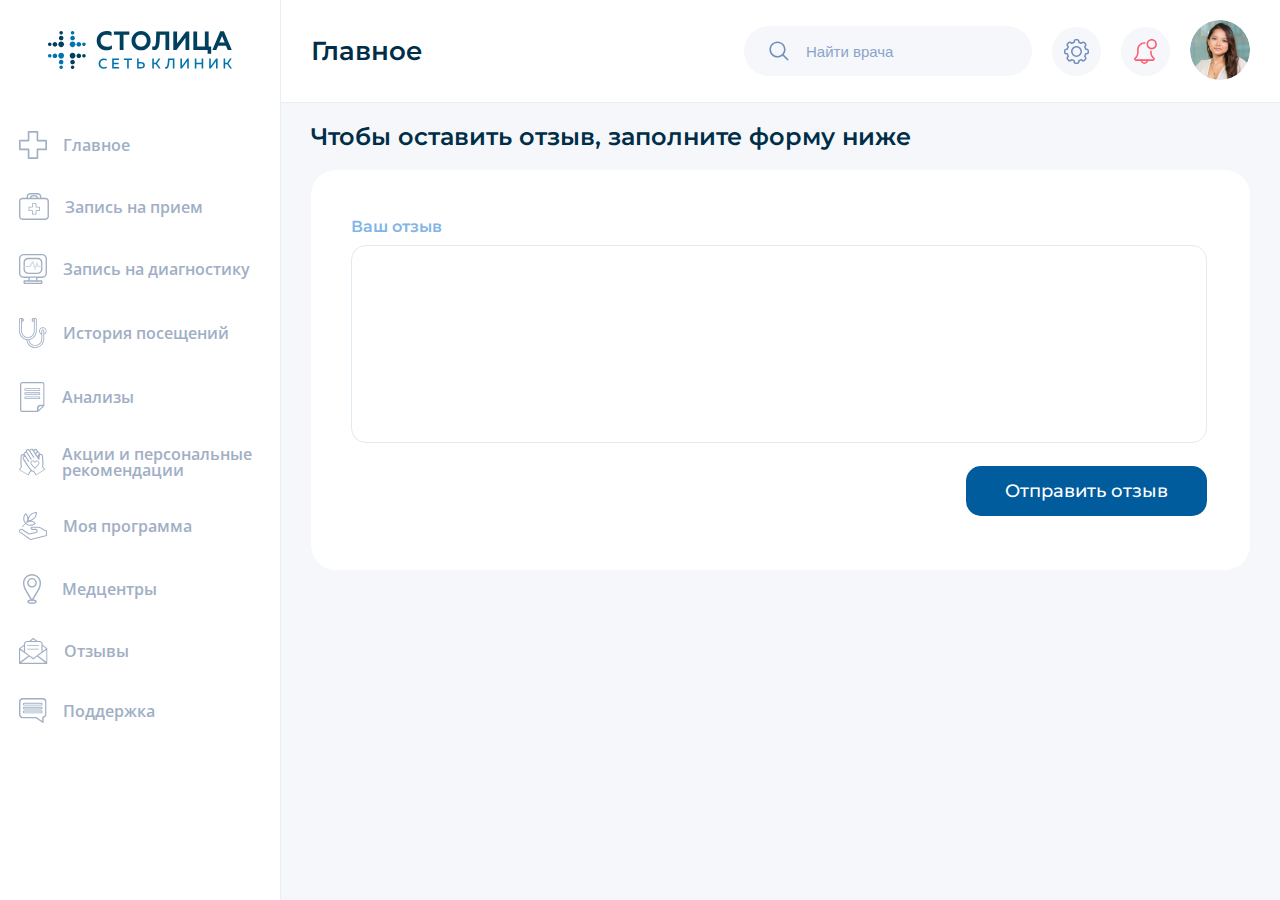
<file: reviews.html>
<!DOCTYPE html>
<html lang="en">
<head>
    <meta charset="UTF-8">
    <meta name="viewport" content="width=device-width, initial-scale=1.0">
    <title>Document</title>
    <link rel="stylesheet" href="./style.css">
</head>
<body>
    <div class="dashboard-layout">
        <aside class="sidebar">
            <div class="logo">
                <a href="">
                    <img src="./images/logo.svg" alt="">
                </a>
            </div>
            <nav>
                <ul>
                    <li>
                        <a href="/">
                            <svg width="28" height="28" viewBox="0 0 28 28" fill="none" xmlns="http://www.w3.org/2000/svg">
                            <g clip-path="url(#clip0_2001_34)">
                                <path d="M0.821162 19.257H8.74296V27.1788C8.74296 27.6297 9.11328 28 9.56412 28H18.4359C18.8867 28 19.257 27.6297 19.257 27.1788V19.257H27.1788C27.6297 19.257 28 18.8867 28 18.4359V9.56412C28 9.11328 27.6297 8.74296 27.1788 8.74296H19.257V0.821162C19.257 0.370328 18.8867 0 18.4359 0H9.56412C9.11328 0 8.74296 0.370328 8.74296 0.821162V8.74296H0.821162C0.370328 8.74296 0 9.11328 0 9.56412V18.4359C0 18.8867 0.370328 19.257 0.821162 19.257ZM1.64232 10.3853H9.56412C10.015 10.3853 10.3853 10.015 10.3853 9.56412V1.64232H17.6147V9.56412C17.6147 10.015 17.985 10.3853 18.4359 10.3853H26.3577V17.6147H18.4359C17.985 17.6147 17.6147 17.985 17.6147 18.4359V26.3577H10.3853V18.4359C10.3853 17.985 10.015 17.6147 9.56412 17.6147H1.64232V10.3853Z" fill="#A0AFC4" />
                            </g>
                            <defs>
                                <clipPath id="clip0_2001_34">
                                <rect width="28" height="28" fill="white" />
                                </clipPath>
                            </defs>
                            </svg>
                            Главное
                        </a>
                    </li>
                    <li class="open-popup">
                                    <a href="#">
                            <svg width="30" height="27" viewBox="0 0 30 27" fill="none" xmlns="http://www.w3.org/2000/svg">
                            <g clip-path="url(#clip0_31_328)">
                                <path d="M22.3162 4.77912V3.41755C22.3162 1.53177 20.553 0 18.3881 0H11.553C9.38808 0 7.62484 1.53177 7.62484 3.41755V4.77912H3.38354C1.52499 4.77912 0.00683594 6.29728 0.00683594 8.15582V23.6233C0.00683594 25.4887 1.52499 27 3.38354 27H26.5575C28.4229 27 29.9342 25.4887 29.9342 23.6233V8.15582C29.9342 6.29047 28.4161 4.77912 26.5575 4.77912H22.3162ZM28.5386 23.6233C28.5386 24.7194 27.6468 25.6112 26.5507 25.6112H3.37673C2.28066 25.6112 1.38883 24.7194 1.38883 23.6233V8.15582C1.38883 7.05976 2.28066 6.16793 3.37673 6.16793H26.5507C27.6468 6.16793 28.5386 7.05976 28.5386 8.15582V23.6233ZM11.5462 1.3888H18.3813C19.7837 1.3888 20.9206 2.30106 20.9206 3.41755V4.77912H18.8919V4.19365C18.8919 3.08396 17.8775 2.17852 16.6248 2.17852H13.3026C12.05 2.17852 11.0356 3.08396 11.0356 4.19365V4.77912H9.00684V3.41755C9.00684 2.30106 10.1437 1.3888 11.5462 1.3888ZM17.5031 4.77912H12.4312V4.19365C12.4312 3.85325 12.8329 3.56732 13.3094 3.56732H16.6316C17.1082 3.56732 17.5099 3.85325 17.5099 4.19365V4.77912H17.5031Z" fill="#A0AFC4" />
                                <path d="M20.4985 13.6975H17.4281V10.6272C17.4281 10.3957 17.2443 10.2119 17.0128 10.2119H13.4727C13.2413 10.2119 13.0575 10.3957 13.0575 10.6272V13.6975H9.98712C9.75565 13.6975 9.57184 13.8814 9.57184 14.1128V17.6529C9.57184 17.8844 9.75565 18.0682 9.98712 18.0682H13.0575V21.1385C13.0575 21.37 13.2413 21.5538 13.4727 21.5538H17.0128C17.2443 21.5538 17.4281 21.37 17.4281 21.1385V18.0682H20.4985C20.7299 18.0682 20.9137 17.8844 20.9137 17.6529V14.1128C20.9137 13.8814 20.7299 13.6975 20.4985 13.6975ZM20.0832 17.2376H17.0128C16.7814 17.2376 16.5976 17.4214 16.5976 17.6529V20.7233H13.888V17.6529C13.888 17.4214 13.7042 17.2376 13.4727 17.2376H10.4024V14.5349H13.4727C13.7042 14.5349 13.888 14.3511 13.888 14.1196V11.0493H16.5976V14.1196C16.5976 14.3511 16.7814 14.5349 17.0128 14.5349H20.0832V17.2376Z" fill="#A0AFC4" />
                            </g>
                            <defs>
                                <clipPath id="clip0_31_328">
                                <rect width="29.9342" height="27" fill="white" />
                                </clipPath>
                            </defs>
                            </svg>
                            Запись на прием
                        </a>
                    </li>
                    <li class="open-popup">
                        <a href="#">
                            <svg width="28" height="30" viewBox="0 0 28 30" fill="none" xmlns="http://www.w3.org/2000/svg">
                            <g clip-path="url(#clip0_31_371)">
                                <path d="M4.69926 23.8793H9.45045V26.3587H5.17958C4.8161 26.3587 4.51752 26.6573 4.51752 27.0208V29.3379C4.51752 29.7014 4.8161 30 5.17958 30H22.7369C23.1004 30 23.399 29.7014 23.399 29.3379V27.0208C23.399 26.6573 23.1004 26.3587 22.7369 26.3587H18.466V23.8793H23.2172C25.807 23.8793 27.9165 21.7698 27.9165 19.18V4.69926C27.9165 2.10948 25.807 0 23.2172 0H4.69926C2.10948 0 0 2.10948 0 4.69926V19.1735C0 21.7633 2.10948 23.8728 4.69926 23.8728V23.8793ZM1.3241 4.69926C1.3241 2.83643 2.83643 1.3241 4.69926 1.3241H23.2172C25.0801 1.3241 26.5924 2.83643 26.5924 4.69926V19.1735C26.5924 21.0363 25.0801 22.5487 23.2172 22.5487H4.69926C2.83643 22.5487 1.3241 21.0363 1.3241 19.1735V4.69926ZM22.0814 28.6759H5.84163V27.6828H22.0749V28.6759H22.0814ZM10.7746 26.3522V23.8728H17.1484V26.3522H10.7746Z" fill="#A0AFC4" />
                                <path d="M4.51754 12.8382V15.3436C4.51754 17.9334 6.62701 20.0429 9.2168 20.0429H18.6997C21.2895 20.0429 23.399 17.9334 23.399 15.3436V12.8836C23.5547 12.7928 23.6651 12.624 23.6651 12.4293C23.6651 12.2346 23.5547 12.0658 23.399 11.9749V8.52837C23.399 5.93858 21.2895 3.8291 18.6997 3.8291H9.2168C6.62701 3.8291 4.51754 5.93858 4.51754 8.52837V12.0204C4.4007 12.1177 4.32281 12.267 4.32281 12.4293C4.32281 12.5915 4.4007 12.7408 4.51754 12.8382ZM9.2168 5.1532H18.6997C20.5625 5.1532 22.0749 6.66554 22.0749 8.52837V11.897H19.5565L18.6608 8.83992C18.5959 8.61924 18.3946 8.46346 18.1675 8.46346C17.9403 8.45048 17.7261 8.59976 17.6547 8.82045L16.0255 13.5716L14.325 7.28864C14.2666 7.08094 14.0978 6.93165 13.8901 6.8992C13.6759 6.86675 13.4747 6.9706 13.3644 7.15234L10.5214 11.8905H5.84813V8.52187C5.84813 6.65905 7.36046 5.14671 9.22329 5.14671L9.2168 5.1532ZM18.7062 18.7188H9.22329C7.36046 18.7188 5.84813 17.2064 5.84813 15.3436V12.9615H10.82C11.0082 12.9615 11.177 12.8642 11.2744 12.7019L13.6305 8.77501L15.4544 15.5253C15.5128 15.7525 15.714 15.9083 15.9477 15.9148H15.9671C16.1943 15.9148 16.3955 15.772 16.4669 15.5578L18.1155 10.7417L18.6543 12.5786C18.7192 12.7992 18.9269 12.9615 19.1605 12.9615H22.0749V15.3436C22.0749 17.2064 20.5625 18.7188 18.6997 18.7188H18.7062ZM23.1393 12.6954H19.1605C19.0437 12.6954 18.9399 12.6175 18.9074 12.5072L18.135 9.87194L16.2138 15.4734C16.1748 15.5838 16.0775 15.6552 15.9606 15.6552C15.8373 15.6552 15.7335 15.5708 15.7075 15.4604L13.7149 8.11296L11.0407 12.5786C10.9953 12.6564 10.9044 12.7084 10.8135 12.7084H4.84856C4.69928 12.7084 4.58244 12.5915 4.58244 12.4423C4.58244 12.293 4.69928 12.1761 4.84856 12.1761H10.6642L13.585 7.30811C13.637 7.21725 13.7408 7.16532 13.8512 7.18479C13.955 7.19777 14.0459 7.27566 14.0718 7.37951L15.9996 14.4933L17.9078 8.9243C17.9468 8.81396 18.0571 8.74256 18.1675 8.74256C18.2843 8.74256 18.3817 8.82045 18.4141 8.93079L19.3682 12.1761H23.1458C23.2951 12.1761 23.412 12.293 23.412 12.4423C23.412 12.5915 23.2951 12.7084 23.1458 12.7084L23.1393 12.6954Z" fill="#A0AFC4" />
                            </g>
                            <defs>
                                <clipPath id="clip0_31_371">
                                <rect width="27.923" height="30" fill="white" />
                                </clipPath>
                            </defs>
                            </svg>
                            Запись на диагностику
                        </a>
                    </li>
                    <li>
                        <a href="./visit-history.html">
                            <svg width="28" height="30" viewBox="0 0 28 30" fill="none" xmlns="http://www.w3.org/2000/svg">
                            <g clip-path="url(#clip0_31_359)">
                                <path d="M7.4807 21.9228C7.89474 26.4421 11.7053 30 16.3368 30C21.2421 30 25.2281 26.014 25.2281 21.1088V16.4632C26.6456 15.9088 27.6561 14.5333 27.6561 12.9263C27.6561 10.8351 25.9509 9.12982 23.8596 9.12982C21.7684 9.12982 20.0632 10.8351 20.0632 12.9263C20.0632 14.4912 21.0105 15.8316 22.3649 16.414V21.1018C22.3649 24.4211 19.6632 27.1298 16.3368 27.1298C13.2842 27.1298 10.7649 24.8491 10.3719 21.9018C14.7298 21.193 17.7544 17.3684 17.7544 12.2877V1.43158C17.7544 0.638596 17.1088 0 16.3228 0C15.993 0 15.6982 0.112281 15.4597 0.294737C15.186 0.140351 14.8702 0.0491228 14.5333 0.0491228C13.4947 0.0491228 12.6526 0.891228 12.6526 1.92982C12.6526 2.96842 13.4947 3.81053 14.5333 3.81053C14.6596 3.81053 14.7789 3.79649 14.8982 3.77544V12.2877C14.8982 16.3298 12.4281 19.1579 8.89123 19.1579C5.35439 19.1579 2.88421 16.3298 2.88421 12.2877V3.80351C2.94035 3.80351 2.98947 3.81053 3.04561 3.81053C4.08421 3.81053 4.92632 2.96842 4.92632 1.92982C4.92632 0.891228 4.06316 0.0491228 3.03158 0.0491228C2.74386 0.0491228 2.46316 0.119298 2.21754 0.238596C1.99298 0.0912281 1.7193 0 1.43158 0C0.645614 0 0 0.645614 0 1.43158V12.2877C0 17.4035 3.07368 21.2491 7.4807 21.9158V21.9228ZM0.85614 1.43158C0.85614 1.11579 1.11579 0.85614 1.43158 0.85614C1.74737 0.85614 2.00702 1.11579 2.00702 1.43158V12.2877C2.00702 16.8421 4.83509 20.014 8.87719 20.014C12.9193 20.014 15.7474 16.8351 15.7474 12.2877V1.43158C15.7474 1.11579 16.007 0.85614 16.3228 0.85614C16.6386 0.85614 16.8982 1.11579 16.8982 1.43158V12.2877C16.8982 17.4316 13.5298 21.1649 8.88421 21.1649C4.2386 21.1649 0.85614 17.4316 0.85614 12.2877V1.43158ZM3.7614 1.92982C3.7614 2.33684 3.43158 2.66667 3.02456 2.66667C2.96842 2.66667 2.91228 2.65965 2.86316 2.64561V1.43158C2.86316 1.3614 2.84912 1.29123 2.84211 1.22105C2.89825 1.20702 2.9614 1.19298 3.02456 1.19298C3.43158 1.19298 3.7614 1.52281 3.7614 1.92982ZM13.7895 1.92982C13.7895 1.52281 14.1193 1.19298 14.5263 1.19298C14.6667 1.19298 14.793 1.23509 14.8982 1.29825C14.8982 1.34035 14.8842 1.38246 14.8842 1.43158V2.56842C14.7789 2.63158 14.6526 2.66667 14.5193 2.66667C14.1123 2.66667 13.7825 2.33684 13.7825 1.92982H13.7895ZM23.2211 21.1018V12.9053C23.2211 12.5895 23.4807 12.3298 23.7965 12.3298C24.1123 12.3298 24.3719 12.5895 24.3719 12.9053V21.1018C24.3719 25.5298 20.7719 29.1368 16.3368 29.1368C12.2105 29.1368 8.80702 26.014 8.35789 22.007C8.53333 22.014 8.70175 22.0211 8.87719 22.0211C9.09474 22.0211 9.30526 22.014 9.50877 22C9.95088 25.3754 12.8421 27.993 16.3368 27.993C20.1333 27.993 23.2211 24.9053 23.2211 21.1088V21.1018ZM23.8526 9.98596C25.4737 9.98596 26.793 11.3053 26.793 12.9263C26.793 14.0491 26.1544 15.0316 25.2281 15.5228V12.9053C25.2281 12.1123 24.5825 11.4737 23.7965 11.4737C23.0105 11.4737 22.3649 12.1193 22.3649 12.9053V15.4456C21.5018 14.9333 20.9263 13.993 20.9263 12.9193C20.9263 11.2982 22.2456 9.97895 23.8667 9.97895L23.8526 9.98596Z" fill="#A0AFC4" />
                            </g>
                            <defs>
                                <clipPath id="clip0_31_359">
                                <rect width="27.6491" height="30" fill="white" />
                                </clipPath>
                            </defs>
                            </svg>
                            История посещений
                        </a>
                    </li>
                    <li>
                        <a href="./tests.html">
                            <svg width="25" height="30" viewBox="0 0 25 30" fill="none" xmlns="http://www.w3.org/2000/svg">
                            <g clip-path="url(#clip0_31_344)">
                                <path d="M18.0029 29.842C18.1394 29.842 18.283 29.7917 18.3836 29.6911L24.3606 24.0374C24.4756 23.9296 24.533 23.7859 24.533 23.6351C24.5905 23.5345 24.6264 23.4195 24.6264 23.2974V2.36351C24.6264 1.05603 23.5704 0 22.2629 0H2.36351C1.05603 0 0 1.06322 0 2.36351V27.6293C0 28.9368 1.05603 29.9928 2.36351 29.9928H17.5862C17.7443 29.9928 17.8879 29.9353 18.0029 29.8348V29.842ZM18.556 27.9885V25.819C18.556 24.921 19.2816 24.1954 20.1796 24.1954H22.579L18.5632 27.9957L18.556 27.9885ZM16.9253 28.6853H2.36351C1.78161 28.6853 1.31466 28.2112 1.31466 27.6293V2.36351C1.31466 1.78161 1.78879 1.30747 2.36351 1.30747H22.2701C22.852 1.30747 23.319 1.78161 23.319 2.36351V22.6437H20.2586C18.4195 22.6437 16.9253 24.1451 16.9253 25.9842V28.6853Z" fill="#A0AFC4" />
                                <path d="M5.10057 8.7288H19.533C19.8922 8.7288 20.1868 8.43426 20.1868 8.07506V6.8969C20.1868 6.5377 19.8922 6.24316 19.533 6.24316H5.10057C4.74138 6.24316 4.44684 6.5377 4.44684 6.8969V8.07506C4.44684 8.43426 4.74138 8.7288 5.10057 8.7288ZM5.22988 7.03339H19.3966V7.94575H5.22988V7.03339Z" fill="#A0AFC4" />
                                <path d="M5.10057 12.845H19.533C19.8922 12.845 20.1868 12.5505 20.1868 12.1913V11.0131C20.1868 10.6539 19.8922 10.3594 19.533 10.3594H5.10057C4.74138 10.3594 4.44684 10.6539 4.44684 11.0131V12.1913C4.44684 12.5505 4.74138 12.845 5.10057 12.845ZM5.22988 11.1496H19.3966V12.062H5.22988V11.1496Z" fill="#A0AFC4" />
                                <path d="M20.1868 16.3075V15.1293C20.1868 14.7629 19.8922 14.4756 19.533 14.4756H5.10057C4.74138 14.4756 4.44684 14.7701 4.44684 15.1293V16.3075C4.44684 16.6667 4.74138 16.9612 5.10057 16.9612H19.533C19.8922 16.9612 20.1868 16.6667 20.1868 16.3075ZM19.3966 16.1782H5.22988V15.2658H19.3966V16.1782Z" fill="#A0AFC4" />
                            </g>
                            <defs>
                                <clipPath id="clip0_31_344">
                                <rect width="24.6336" height="30" fill="white" />
                                </clipPath>
                            </defs>
                            </svg>
                            Анализы
                        </a>
                    </li>
                    <li>
                        <a href="./personal-recommendations.html">
                            <svg width="28" height="28" viewBox="0 0 28 28" fill="none" xmlns="http://www.w3.org/2000/svg">
                            <g clip-path="url(#clip0_31_316)">
                                <path d="M24.9301 18.4588C25.4539 16.9935 25.4473 15.442 25.3677 13.9037C25.2617 11.8483 25.0893 9.79953 24.9036 7.75075C24.7843 6.44457 23.8361 5.5561 22.6626 5.5561C22.2382 5.5561 21.8338 5.68208 21.489 5.89425C21.9001 4.44883 21.3564 3.54047 19.4004 2.84428C19.3938 2.84428 19.3872 2.83102 19.3872 2.82439C19.4269 1.7768 19.175 1.13365 18.2401 0.603222C17.292 0.0595326 16.3704 -0.00677099 15.5283 1.07398C15.5283 1.08061 15.3029 1.35908 15.2962 1.35245C15.1703 0.76235 14.6796 0.39105 14.2884 0.218661C13.6254 -0.0730745 13.0154 -0.0730746 12.4717 0.212031C12.2993 0.251813 12.1269 0.318117 11.9545 0.404311C11.57 0.589961 11.0926 0.981152 10.9865 1.57788C10.9865 1.59115 10.7544 1.3193 10.7478 1.30604C9.86597 0.258443 8.94435 0.357899 8.0161 0.94137C7.10774 1.51158 6.87568 2.16136 6.95525 3.20895C6.95525 3.21558 6.95525 3.22884 6.94198 3.22884C5.16505 3.94492 4.59484 4.79361 4.88657 6.04011C4.55506 5.86773 4.17713 5.7749 3.78593 5.79479C2.61236 5.8412 1.69737 6.76945 1.63107 8.07563C1.52498 10.131 1.43216 12.1865 1.40564 14.2419C1.38574 15.7801 1.43879 17.325 2.02226 18.7704L0 22.1386L9.76652 27.9999L11.9877 24.3001C12.4916 24.1675 12.9822 23.962 13.4596 23.6968C14.0232 24.0084 14.6 24.2404 15.1901 24.3731L17.5506 27.9866L27.0784 21.7474L24.9301 18.4654V18.4588ZM18.3528 4.89306C18.8103 4.13057 19.2877 3.92503 19.8844 4.2234C20.5143 4.53502 20.6867 5.0323 20.2491 5.82794C19.8844 6.49761 19.5065 7.15402 19.122 7.81042C18.6843 7.14075 18.2467 6.47109 17.8025 5.79479C17.9815 5.4898 18.1672 5.19143 18.3462 4.88643L18.3528 4.89306ZM20.269 8.47346C20.2491 8.72541 20.2292 9.00388 20.2027 9.32877C20.2027 9.34866 20.1762 9.35529 20.1629 9.34203C20.0303 9.15638 19.9309 9.02378 19.838 8.90443C19.964 8.73204 20.1032 8.57954 20.269 8.48009V8.47346ZM16.0521 2.22103C16.4632 1.5381 16.9605 1.3193 17.4975 1.5381C18.2202 1.83647 18.4059 2.51276 17.9484 3.28189C17.6633 3.75927 17.3782 4.23666 17.0931 4.70741C16.6555 4.03775 16.2112 3.36145 15.767 2.69178C15.8598 2.53266 15.9526 2.38016 16.0521 2.22103ZM12.1932 22.9939C11.9678 23.0735 11.7424 23.1398 11.497 23.1929L10.8672 24.2471L10.7147 24.499L9.24272 26.9456L1.17357 22.1055L2.53943 19.8313L2.73171 19.5196L3.22235 18.7041C3.13616 18.5184 3.05659 18.3262 2.99029 18.1273C2.91736 17.9151 2.85768 17.6963 2.81127 17.4709C2.71845 17.0332 2.6654 16.5824 2.65877 16.1183C2.63225 13.4727 2.71182 10.8272 2.77149 8.18835C2.79138 7.46564 3.24888 6.99489 3.81246 6.96173C4.30973 6.93521 4.71418 7.20043 4.91309 7.68444C4.76723 7.76401 4.62799 7.86346 4.46223 8.05574C3.64007 8.97736 3.55387 10.3432 4.21028 11.3908C6.12645 14.4408 8.08241 17.4642 10.0715 20.4611C10.4627 21.0446 10.8937 21.6016 11.3843 22.0988C11.696 22.4105 12.0076 22.6956 12.3258 22.9475C12.2794 22.9674 12.233 22.9873 12.1866 23.0006L12.1932 22.9939ZM16.4698 24.5189L16.3107 24.2736L15.641 23.2459C15.4023 23.2061 15.1636 23.1464 14.9382 23.0801C14.6597 22.9939 14.3945 22.8879 14.1426 22.7685C13.0021 22.2182 12.0805 21.3098 11.3114 20.1959C10.2704 18.6842 9.29576 17.1327 8.28795 15.5945C7.23372 13.9833 6.17286 12.3721 5.1319 10.7543C4.95288 10.4758 4.66114 10.0714 4.72081 9.58736C4.76723 9.23595 4.95288 9.03041 5.21809 8.84476C5.45678 8.679 5.96732 8.71215 6.25906 8.85802C6.57731 9.01715 6.81601 9.37519 7.02818 9.68681C7.52546 10.4228 8.00284 11.172 8.49349 11.9146C8.73218 12.2793 8.97087 12.6373 9.2162 12.9954C9.47478 13.3799 9.96543 14.4341 10.5555 14.0231C11.0926 13.6451 10.3831 12.7898 10.1577 12.445C9.91901 12.087 9.68032 11.7223 9.44826 11.3577C8.36751 9.66029 7.26024 7.97618 6.21928 6.25229C5.74852 5.4699 5.90102 4.966 6.52427 4.62785C7.10774 4.30959 7.59176 4.49524 8.08241 5.23784C9.3488 7.17391 10.6152 9.10334 11.8816 11.0394C12.0606 11.3112 12.1667 11.5367 12.4982 11.6494C12.7435 11.729 12.9889 11.6892 13.0817 11.4372C13.2408 11.0129 13.1148 10.7875 12.8894 10.4427C11.3976 8.16846 9.90575 5.89425 8.42055 3.6134C7.93654 2.86417 8.08904 2.17462 8.80511 1.85636C9.33554 1.61104 9.83945 1.81658 10.2771 2.47961C11.7954 4.79361 13.3071 7.10097 14.8188 9.4216C15.0642 9.79953 15.3625 10.1178 15.8001 9.80616C16.2179 9.51442 15.9792 9.12986 15.7604 8.79171C14.5868 7.01478 13.4265 5.23121 12.2595 3.44102C12.107 3.20232 11.9479 2.957 11.8683 2.68515C11.6827 2.08179 12.1004 1.45191 12.717 1.34582C13.3535 1.23311 13.6652 1.61104 13.9569 2.06853C15.9394 5.10523 17.9152 8.14194 19.9242 11.1654C20.1099 11.4439 20.5011 11.7687 20.7862 11.7621C21.3166 11.7489 21.2636 11.1985 21.2967 10.8007C21.3829 9.83268 21.4227 8.85802 21.5221 7.88998C21.6017 7.14075 22.0658 6.70978 22.6891 6.71641C23.2527 6.72304 23.73 7.18054 23.7765 7.90325C23.9422 10.5421 24.1279 13.181 24.2008 15.8265C24.2141 16.2906 24.1809 16.7481 24.1013 17.1857C24.0616 17.4112 24.0085 17.63 23.9489 17.8488C23.8892 18.0477 23.8229 18.24 23.7433 18.4323L24.2605 19.2279L24.4594 19.5329L25.9114 21.7474L18.0346 26.8992L16.4698 24.5123V24.5189Z" fill="#A0AFC4" />
                                <path d="M18.6512 12.3789C17.7892 12.3789 17.0002 12.8497 16.5427 13.6122C16.0852 12.8563 15.2896 12.3789 14.4343 12.3789C13.3867 12.3789 12.4452 13.0817 12.0871 14.1293C11.9877 14.4277 11.9346 14.7261 11.9346 15.031C11.9346 15.336 11.981 15.6278 12.0739 15.9063C12.0871 15.9394 12.0938 15.9659 12.107 15.9925L12.4916 15.8134L12.107 15.9991C12.107 15.9991 12.1203 16.019 12.1269 16.0389C12.233 16.3173 12.3722 16.5627 12.538 16.7682C12.6176 16.8677 12.7104 16.9605 12.8032 17.0533L16.5494 21.0249L20.4281 16.9141C20.6867 16.6422 20.8856 16.3041 21.005 15.9394C21.1044 15.6543 21.1508 15.3493 21.1508 15.0443C21.1508 13.579 20.0303 12.3922 18.6512 12.3922V12.3789ZM20.1961 15.6543C20.1099 15.8996 19.9773 16.1317 19.7916 16.324L16.5494 19.7585L13.4132 16.4367L13.3933 16.4168C13.327 16.3571 13.2607 16.2842 13.2077 16.2179C13.1016 16.0853 13.0021 15.9129 12.9292 15.7272C12.9159 15.6941 12.9027 15.6609 12.8828 15.6278C12.8231 15.4355 12.7899 15.2366 12.7899 15.0377C12.7899 14.8388 12.8231 14.62 12.896 14.4078C13.1347 13.705 13.7513 13.2342 14.4343 13.2342C15.0708 13.2342 15.6543 13.6453 15.9261 14.2818C16.0322 14.5271 16.2709 14.6863 16.5427 14.6863C16.8146 14.6863 17.0533 14.5271 17.1594 14.2818C17.4312 13.6453 18.0147 13.2342 18.6512 13.2342C19.5595 13.2342 20.2955 14.0431 20.2955 15.031C20.2955 15.2432 20.2624 15.4554 20.1961 15.6543Z" fill="#A0AFC4" />
                            </g>
                            <defs>
                                <clipPath id="clip0_31_316">
                                <rect width="27.0784" height="28" fill="white" />
                                </clipPath>
                            </defs>
                            </svg>
                            Акции и персональные рекомендации
                        </a>
                    </li>
                    <li>
                        <a href="./my-program.html">
                            <svg width="28" height="28" viewBox="0 0 28 28" fill="none" xmlns="http://www.w3.org/2000/svg">
                            <g clip-path="url(#clip0_31_305)">
                                <path d="M27.8396 18.4737C27.7422 18.3362 27.5818 18.256 27.4157 18.256C25.9836 18.256 25.0155 17.54 23.8928 16.7037C23.6522 16.5261 23.4059 16.3428 23.1538 16.1652C22.1285 15.4492 20.8339 14.7217 18.9779 14.7217C18.1931 14.7217 17.5573 14.7274 17.0417 14.7446H13.0892C12.2242 14.7446 11.5196 15.4492 11.5196 16.3142C11.5196 17.1791 12.2242 17.8837 13.0892 17.8837H16.7496C17.2422 17.9811 17.5916 18.4107 17.5916 18.9148C17.5916 19.2757 17.4026 19.6079 17.0933 19.797C16.8928 19.8485 16.383 19.986 15.7299 20.1578C15.2659 20.2724 14.7905 20.3984 14.338 20.5245L14.2406 20.5474C11.7029 21.2176 10.8494 21.441 10.6031 21.4983C10.4885 21.4983 10.3854 21.4983 10.3052 21.4868L4.55973 17.7634L3.51145 17.0073C3.51145 17.0073 3.47135 16.9786 3.44844 16.9672C3.39688 16.9328 3.3396 16.9042 3.28232 16.8755C3.16775 16.8182 3.06464 16.7724 2.95007 16.738C2.86988 16.7151 2.77822 16.6922 2.67511 16.675C2.41734 16.6349 2.20539 16.6464 1.98772 16.6865C0.85351 16.8011 -0.0057373 17.7348 -0.0057373 18.8804C-0.0057373 19.4647 0.223395 20.0089 0.635834 20.4271C0.64729 20.4385 0.653019 20.4443 0.664475 20.4557C0.81914 20.6047 0.985261 20.725 1.16284 20.8223L10.6948 27.7307C10.7406 27.765 10.7921 27.788 10.8437 27.8051L10.9239 27.8338C10.9239 27.8338 10.9411 27.8395 10.9468 27.8452C11.2332 27.9426 11.5024 27.9885 11.7717 27.9885C11.9321 27.9885 12.0982 27.9713 12.2643 27.9369C12.2758 27.9369 12.2872 27.9369 12.2987 27.9312L12.3388 27.9197C18.3764 26.3845 22.707 25.2904 24.8494 24.7634C24.8723 24.7634 24.8895 24.752 24.9067 24.7462L25.0957 24.6775C26.1383 24.4197 26.9345 24.2822 27.4042 24.2822C27.6907 24.2822 27.9255 24.0474 27.9255 23.7552V23.4058C27.9255 23.3714 27.9312 23.3428 27.9312 23.3084V18.8575C27.9484 18.72 27.9141 18.5768 27.8339 18.4565L27.8396 18.4737ZM26.883 23.2741C26.3502 23.3313 25.6571 23.4688 24.815 23.6808C24.7979 23.6808 24.7692 23.6922 24.752 23.6979L24.5745 23.7667C22.4149 24.2994 18.1015 25.3878 12.081 26.9173H12.0524C11.8003 26.9688 11.5769 26.9574 11.302 26.8657L1.75286 19.9631C1.75286 19.9631 1.70703 19.9344 1.68412 19.923C1.58673 19.8714 1.49508 19.8027 1.40343 19.7225C1.40343 19.7225 1.39197 19.711 1.38624 19.7053C1.16284 19.4876 1.04254 19.1955 1.04254 18.8919C1.04254 18.2904 1.50081 17.7921 2.10801 17.7405C2.13092 17.7405 2.14811 17.7405 2.17102 17.729C2.27413 17.7061 2.37724 17.7004 2.51472 17.7233C2.56055 17.729 2.6121 17.7405 2.6522 17.752C2.70376 17.7691 2.75531 17.7921 2.81832 17.8207C2.85269 17.8379 2.88706 17.8551 2.9157 17.878C2.92143 17.878 2.92716 17.8894 2.93862 17.8894L3.95826 18.6284C3.95826 18.6284 3.97544 18.6398 3.98117 18.6456L9.82405 22.432C9.86988 22.4664 9.92716 22.4893 9.98444 22.5007C10.1907 22.5523 10.4313 22.5695 10.7119 22.5523C10.7406 22.5523 10.775 22.5466 10.8036 22.5408C11.0671 22.4778 12.3159 22.1513 14.5155 21.5727L14.6244 21.5441C15.0769 21.4124 15.5352 21.2921 15.9992 21.1775C16.7553 20.977 17.3281 20.8281 17.4427 20.7937C17.4828 20.7822 17.5229 20.7651 17.5573 20.7479C18.2275 20.3755 18.6457 19.6767 18.6457 18.9205C18.6457 17.8894 17.9067 17.0187 16.8871 16.8526C16.8584 16.8526 16.8298 16.8469 16.8011 16.8469H13.0892C12.8028 16.8469 12.5679 16.612 12.5679 16.3256C12.5679 16.0392 12.8028 15.8043 13.0892 15.8043H17.0532C17.5687 15.7871 18.1988 15.7814 18.9722 15.7814C20.5303 15.7814 21.6129 16.3829 22.5524 17.0359C22.7929 17.2078 23.0335 17.3796 23.2684 17.5572C24.311 18.3305 25.3879 19.1325 26.883 19.2871V23.2511C26.883 23.2511 26.883 23.2741 26.883 23.2798V23.2741Z" fill="#A0AFC4" />
                                <path d="M18.0041 0.538462V0.50982C17.9984 0.234861 17.7807 0.0171849 17.5057 0H17.4771C17.4771 0 17.4599 0 17.4485 0C13.7881 0 10.5802 2.23404 9.23978 5.51064C8.99919 4.07283 8.32897 2.69804 7.22914 1.5982C7.18904 1.5581 7.15467 1.52946 7.11457 1.49509C7.09739 1.4779 7.0802 1.46645 7.06302 1.44926C6.86825 1.26596 6.55893 1.26596 6.35843 1.43781C6.34698 1.44926 6.33552 1.45499 6.32406 1.46645C3.62603 4.16448 3.50573 8.50655 6.04911 11.3592L6.06629 11.3822L2.88135 14.5671L3.42554 15.1113L6.61048 11.9263L6.63339 11.9435C8.00246 13.1637 9.72095 13.7709 11.4337 13.7709C13.2782 13.7709 15.1228 13.0663 16.5205 11.6686C16.5205 11.6686 16.5434 11.6457 16.5434 11.6399C16.7267 11.4452 16.721 11.1244 16.5434 10.9182C16.5376 10.9067 16.5262 10.901 16.5205 10.8895C15.3462 9.70949 13.8453 9.02209 12.2872 8.83306C15.644 7.5671 17.9926 4.34206 17.9926 0.532733L18.0041 0.538462ZM15.4092 11.2848C13.0949 13.2381 9.64649 13.2209 7.3437 11.1645C7.32079 11.1416 7.29215 11.1187 7.26924 11.1015C7.25205 11.09 7.23487 11.0728 7.22341 11.0614C7.19477 11.0385 7.17186 11.0098 7.14321 10.9869C7.1203 10.9697 7.10312 10.9525 7.06302 10.9124C7.01146 10.8609 6.96564 10.8093 6.91981 10.752L6.83961 10.6604C4.78315 8.35188 4.76596 4.89771 6.73077 2.58347C8.62112 4.69149 8.83879 7.83633 7.21195 10.1907C7.06875 10.3969 7.09166 10.6776 7.27496 10.8609C7.45254 11.0385 7.73323 11.0671 7.94518 10.9239C10.2537 9.33142 13.3183 9.509 15.4149 11.2848H15.4092ZM9.64649 8.35188C9.6694 8.05974 9.70377 7.76187 9.76105 7.45254C10.4084 3.90671 13.3871 1.2946 16.9386 1.06547C16.6866 4.98936 13.5933 8.09984 9.64076 8.35188H9.64649Z" fill="#A0AFC4" />
                            </g>
                            <defs>
                                <clipPath id="clip0_31_305">
                                <rect width="27.937" height="28" fill="white" />
                                </clipPath>
                            </defs>
                            </svg>
                            Моя программа
                        </a>
                    </li>
                    <li>
                        <a href="./medical-centers.html">
                            <svg width="19" height="30" viewBox="0 0 19 30" fill="none" xmlns="http://www.w3.org/2000/svg">
                            <g clip-path="url(#clip0_31_282)">
                                <path d="M17.7747 11.144C17.943 10.4446 18.0272 9.73236 18.0272 9.0136C18.0272 4.04705 13.9866 0 9.0136 0C4.04058 0 0 4.04705 0 9.0136C0 9.73236 0.0841787 10.4446 0.252536 11.144C0.492122 12.6074 0.822361 13.7859 1.23678 14.6536C2.12389 16.512 5.84718 22.657 7.56313 25.4543C5.25146 25.7522 4.17656 26.7429 4.17656 27.6818C4.17656 28.7956 5.69178 30 9.0136 30C12.3354 30 13.8506 28.7956 13.8506 27.6818C13.8506 26.7429 12.7757 25.7522 10.4641 25.4543C12.1735 22.657 15.9033 16.512 16.7904 14.6536C17.2048 13.7859 17.5351 12.6074 17.7747 11.144ZM12.4584 27.6818C12.3678 27.9473 11.2022 28.6078 9.0136 28.6078C6.82495 28.6078 5.63997 27.9279 5.56875 27.6883C5.6335 27.4552 6.57889 26.8919 8.37902 26.7753C8.39845 26.8077 8.41787 26.8336 8.42435 26.8465C8.55385 27.0537 8.77401 27.1768 9.02007 27.1768C9.26613 27.1768 9.48629 27.0537 9.60932 26.8465C9.6158 26.8336 9.63522 26.8077 9.65465 26.7753C11.4289 26.8854 12.3743 27.4423 12.4584 27.6818ZM16.4148 10.8396C16.4148 10.8396 16.4084 10.8785 16.4019 10.8914C16.1817 12.2189 15.8839 13.3132 15.5277 14.0514C14.6341 15.9292 10.5547 22.6311 9.00712 25.15C7.466 22.6311 3.3801 15.9292 2.48651 14.0514C2.13684 13.3132 1.83251 12.2189 1.61235 10.8914C1.61235 10.872 1.61235 10.8526 1.5994 10.8396C1.45046 10.2439 1.37924 9.62875 1.37924 9.0136C1.39219 4.81114 4.81114 1.39219 9.0136 1.39219C13.2161 1.39219 16.635 4.81114 16.635 9.0136C16.635 9.62875 16.5573 10.2439 16.4148 10.8396Z" fill="#A0AFC4" />
                                <path d="M9.01361 3.94336C6.3458 3.94336 4.17657 6.11258 4.17657 8.7804C4.17657 11.4482 6.3458 13.6174 9.01361 13.6174C11.6814 13.6174 13.8507 11.4482 13.8507 8.7804C13.8507 6.11258 11.6814 3.94336 9.01361 3.94336ZM9.01361 12.2317C7.11635 12.2317 5.56876 10.6841 5.56876 8.78687C5.56876 6.88961 7.11635 5.34202 9.01361 5.34202C10.9109 5.34202 12.4585 6.88961 12.4585 8.78687C12.4585 10.6841 10.9109 12.2317 9.01361 12.2317Z" fill="#A0AFC4" />
                            </g>
                            <defs>
                                <clipPath id="clip0_31_282">
                                <rect width="18.0272" height="30" fill="white" />
                                </clipPath>
                            </defs>
                            </svg>
                            Медцентры
                        </a>
                    </li>
                    <li>
                        <a href="./reviews.html">
                            <svg width="29" height="26" viewBox="0 0 29 26" fill="none" xmlns="http://www.w3.org/2000/svg">
                            <g clip-path="url(#clip0_31_300)">
                                <path d="M8.53359 8.10967H19.631C19.8431 8.10967 20.0115 7.94124 20.0115 7.72915C20.0115 7.51706 19.8431 7.34863 19.631 7.34863H8.53359C8.3215 7.34863 8.15308 7.51706 8.15308 7.72915C8.15308 7.94124 8.3215 8.10967 8.53359 8.10967Z" fill="#A0AFC4" />
                                <path d="M20.0053 11.0729C20.0053 10.8608 19.8369 10.6924 19.6248 10.6924H8.53359C8.3215 10.6924 8.15308 10.8608 8.15308 11.0729C8.15308 11.285 8.3215 11.4534 8.53359 11.4534H19.631C19.8431 11.4534 20.0115 11.285 20.0115 11.0729H20.0053Z" fill="#A0AFC4" />
                                <path d="M28.2893 10.137L23.6046 6.70606V5.8764C23.6046 4.22333 22.2073 2.87592 20.4918 2.87592H18.3772L14.5969 0.112488C14.3973 -0.0309857 14.1228 -0.0309857 13.9232 0.112488L10.143 2.88216H8.02831C6.31286 2.88216 4.91555 4.22957 4.91555 5.88264V6.7123L0.230806 10.137C0.087332 10.243 0 10.4114 0 10.5923C0 10.6235 0 10.6547 0.012476 10.6859C0.012476 10.7109 0 10.7358 0 10.7608V24.9522C0 25.0333 0.024952 25.1144 0.056142 25.1893C0 25.3203 -0.018714 25.4637 0.03119 25.6072C0.112284 25.838 0.324376 25.994 0.567658 25.994H27.9525C28.1958 25.994 28.4141 25.838 28.489 25.6072C28.5389 25.47 28.5202 25.3203 28.464 25.1893C28.4952 25.1144 28.5202 25.0396 28.5202 24.9522V10.7608C28.5202 10.7608 28.5139 10.7109 28.5077 10.6859C28.5077 10.6547 28.5202 10.6173 28.5202 10.5861C28.5202 10.4052 28.4328 10.2368 28.2893 10.1307V10.137ZM23.6046 8.12209L27.0043 10.611L23.7231 13.1437L23.6046 13.231V8.12209ZM14.2601 1.279L16.4496 2.88216H12.0705L14.2601 1.279ZM6.0571 5.88264C6.0571 4.85961 6.9429 4.02372 8.03455 4.02372H20.4981C21.5897 4.02372 22.4755 4.85961 22.4755 5.88264V14.0607L17.9966 17.3169C17.9218 17.3356 17.8469 17.3606 17.7845 17.4105L14.3037 20.0429L10.6607 17.398L6.06334 14.0544V5.8764L6.0571 5.88264ZM4.91555 8.12209V13.125L1.52831 10.6048L4.91555 8.12209ZM1.13532 11.8898L9.35077 17.8658L1.13532 23.8419V11.8898ZM2.23321 24.8587L10.3301 18.577L13.9669 21.2157C14.1665 21.3654 14.441 21.3591 14.6406 21.2094L18.1089 18.5832L26.2682 24.8587H2.23321ZM27.3848 23.8419L19.1756 17.8658L27.3848 11.8898V23.8419Z" fill="#A0AFC4" />
                            </g>
                            <defs>
                                <clipPath id="clip0_31_300">
                                <rect width="28.5202" height="26" fill="white" />
                                </clipPath>
                            </defs>
                            </svg>
                            Отзывы
                        </a>
                    </li>
                    <li>
                        <a href="./support.html">
                            <svg width="28" height="25" viewBox="0 0 28 25" fill="none" xmlns="http://www.w3.org/2000/svg">
                            <g clip-path="url(#clip0_31_294)">
                                <path d="M23.8535 0H3.72623C1.67086 0 0 1.67086 0 3.72623V16.6177C0 18.6731 1.67086 20.344 3.72623 20.344H16.8135L23.5598 24.8742C23.6787 24.9581 23.8185 24.993 23.9583 24.993C24.0772 24.993 24.189 24.965 24.2939 24.9091C24.5316 24.7833 24.6714 24.5386 24.6714 24.2729V19.9874C25.9857 19.4351 27.5657 18.2327 27.5657 16.6177V3.72623C27.5657 1.67086 25.8949 0 23.8395 0H23.8535ZM26.1395 16.6247C26.1395 17.4706 24.8812 18.4494 23.7486 18.8059C23.448 18.9038 23.2453 19.1765 23.2453 19.4911V22.9306L17.4357 19.0296C17.3168 18.9527 17.177 18.9108 17.0372 18.9108H3.72623C2.46784 18.9108 1.44016 17.8831 1.44016 16.6247V3.72623C1.44016 2.46085 2.46784 1.44016 3.72623 1.44016H23.8465C25.1119 1.44016 26.1326 2.46784 26.1326 3.72623V16.6177L26.1395 16.6247Z" fill="#A0AFC4" />
                                <path d="M22.2525 4.7959H5.27823C4.53019 4.7959 3.92896 5.40412 3.92896 6.15216C3.92896 6.90021 4.53718 7.50144 5.27823 7.50144H22.2525C23.0005 7.50144 23.6018 6.89321 23.6018 6.15216C23.6018 5.41111 22.9936 4.7959 22.2525 4.7959ZM22.2525 6.64154H5.27823C5.00558 6.64154 4.78885 6.42481 4.78885 6.15216C4.78885 5.87951 5.00558 5.66279 5.27823 5.66279H22.2525C22.5252 5.66279 22.7419 5.87951 22.7419 6.15216C22.7419 6.42481 22.5252 6.64154 22.2525 6.64154Z" fill="#A0AFC4" />
                                <path d="M22.2525 8.7666H5.27823C4.53019 8.7666 3.92896 9.37482 3.92896 10.1229C3.92896 10.8709 4.53718 11.4721 5.27823 11.4721H22.2525C23.0005 11.4721 23.6018 10.8639 23.6018 10.1229C23.6018 9.38181 22.9936 8.7666 22.2525 8.7666ZM22.2525 10.6052H5.27823C5.00558 10.6052 4.78885 10.3885 4.78885 10.1159C4.78885 9.84322 5.00558 9.6265 5.27823 9.6265H22.2525C22.5252 9.6265 22.7419 9.84322 22.7419 10.1159C22.7419 10.3885 22.5252 10.6052 22.2525 10.6052Z" fill="#A0AFC4" />
                                <path d="M22.2525 12.5908H5.27823C4.53019 12.5908 3.92896 13.199 3.92896 13.9401C3.92896 14.6811 4.53718 15.2964 5.27823 15.2964H22.2525C23.0005 15.2964 23.6018 14.6881 23.6018 13.9401C23.6018 13.1921 22.9936 12.5908 22.2525 12.5908ZM22.2525 14.4365H5.27823C5.00558 14.4365 4.78885 14.2197 4.78885 13.9471C4.78885 13.6744 5.00558 13.4577 5.27823 13.4577H22.2525C22.5252 13.4577 22.7419 13.6744 22.7419 13.9471C22.7419 14.2197 22.5252 14.4365 22.2525 14.4365Z" fill="#A0AFC4" />
                            </g>
                            <defs>
                                <clipPath id="clip0_31_294">
                                <rect width="27.5797" height="25" fill="white" />
                                </clipPath>
                            </defs>
                            </svg>
                            Поддержка
                        </a>
                    </li>
                </ul>
            </nav>
        </aside>

        <main class="main-content">
            <header class="main-header">
                <div class="wrapper">
                    <div class="main-header-cont">
                        <img src="./images/burger.svg" alt="" class="burger" id="open-menu-btn">
                        <div>
                            <h1>Главное</h1>
                        </div>
                        <div class="h-2">
                            <div class="search">
                                <form>
                                    <img src="./images/search.svg" alt="" aria-hidden="true">
                                    <input type="search" name="query" id="search-doctor" placeholder="Найти врача">
                                </form>
                            </div>
                            <div class="settings">
                                <a href="" aria-label="Настройки">
                                    <img src="./images/settings.svg" alt="">
                                </a>
                            </div>
                            <div class="notification">
                                <button aria-label="Уведомления">
                                    <img src="./images/notification.svg" alt="">
                                </button>
                            </div>
                            <div class="avatar">
                                <a href="">
                                    <img src="./images/avatar.png" alt="">
                                </a>
                            </div>
                        </div>
                    </div>
                </div>
            </header>

            <div class="content-area">
                <div class="wrapper">
                    <div class="content-area-home-cont">
                        <section class="rev">
                            <h2 class="h22">
                                Чтобы оставить отзыв, заполните форму ниже
                            </h2>
                            <form action="" class="rev-cont">
                                <label for="">Ваш отзыв</label>
                                <textarea name="" id=""></textarea>
                                <div class="flex">
                                    <input type="submit" value="Отправить отзыв">
                                </div>
                            </form>
                        </section>
                    </div>
                </div>
            </div>








            <div class="fullscreen-menu" id="menu">
                <div>
                    <div class="fullscreen-menu-header">
                        <img src="./images/cl-m.svg" alt="Закрыть меню" class="menu-close" id="close-menu-btn">
                        <div>
                            <div class="settings">
                                <a href="" aria-label="Настройки">
                                    <img src="./images/settings.svg" alt="">
                                </a>
                            </div>
                            <div class="notification">
                                <button aria-label="Уведомления">
                                    <img src="./images/notification.svg" alt="">
                                </button>
                            </div>
                            <div class="avatar">
                                <a href="">
                                    <img src="./images/avatar.png" alt="">
                                </a>
                            </div>
                        </div>
                    </div>
                    <nav class="menu-nav">
                        <nav>
                            <ul>
                                <li>
                                    <a href="/">
                                        <svg width="28" height="28" viewBox="0 0 28 28" fill="none" xmlns="http://www.w3.org/2000/svg">
                                        <g clip-path="url(#clip0_2001_34)">
                                            <path d="M0.821162 19.257H8.74296V27.1788C8.74296 27.6297 9.11328 28 9.56412 28H18.4359C18.8867 28 19.257 27.6297 19.257 27.1788V19.257H27.1788C27.6297 19.257 28 18.8867 28 18.4359V9.56412C28 9.11328 27.6297 8.74296 27.1788 8.74296H19.257V0.821162C19.257 0.370328 18.8867 0 18.4359 0H9.56412C9.11328 0 8.74296 0.370328 8.74296 0.821162V8.74296H0.821162C0.370328 8.74296 0 9.11328 0 9.56412V18.4359C0 18.8867 0.370328 19.257 0.821162 19.257ZM1.64232 10.3853H9.56412C10.015 10.3853 10.3853 10.015 10.3853 9.56412V1.64232H17.6147V9.56412C17.6147 10.015 17.985 10.3853 18.4359 10.3853H26.3577V17.6147H18.4359C17.985 17.6147 17.6147 17.985 17.6147 18.4359V26.3577H10.3853V18.4359C10.3853 17.985 10.015 17.6147 9.56412 17.6147H1.64232V10.3853Z" fill="#A0AFC4" />
                                        </g>
                                        <defs>
                                            <clipPath id="clip0_2001_34">
                                            <rect width="28" height="28" fill="white" />
                                            </clipPath>
                                        </defs>
                                        </svg>
                                        Главное
                                    </a>
                                </li>
                                <li class="open-popup">
                                    <a href="#">
                                        <svg width="30" height="27" viewBox="0 0 30 27" fill="none" xmlns="http://www.w3.org/2000/svg">
                                        <g clip-path="url(#clip0_31_328)">
                                            <path d="M22.3162 4.77912V3.41755C22.3162 1.53177 20.553 0 18.3881 0H11.553C9.38808 0 7.62484 1.53177 7.62484 3.41755V4.77912H3.38354C1.52499 4.77912 0.00683594 6.29728 0.00683594 8.15582V23.6233C0.00683594 25.4887 1.52499 27 3.38354 27H26.5575C28.4229 27 29.9342 25.4887 29.9342 23.6233V8.15582C29.9342 6.29047 28.4161 4.77912 26.5575 4.77912H22.3162ZM28.5386 23.6233C28.5386 24.7194 27.6468 25.6112 26.5507 25.6112H3.37673C2.28066 25.6112 1.38883 24.7194 1.38883 23.6233V8.15582C1.38883 7.05976 2.28066 6.16793 3.37673 6.16793H26.5507C27.6468 6.16793 28.5386 7.05976 28.5386 8.15582V23.6233ZM11.5462 1.3888H18.3813C19.7837 1.3888 20.9206 2.30106 20.9206 3.41755V4.77912H18.8919V4.19365C18.8919 3.08396 17.8775 2.17852 16.6248 2.17852H13.3026C12.05 2.17852 11.0356 3.08396 11.0356 4.19365V4.77912H9.00684V3.41755C9.00684 2.30106 10.1437 1.3888 11.5462 1.3888ZM17.5031 4.77912H12.4312V4.19365C12.4312 3.85325 12.8329 3.56732 13.3094 3.56732H16.6316C17.1082 3.56732 17.5099 3.85325 17.5099 4.19365V4.77912H17.5031Z" fill="#A0AFC4" />
                                            <path d="M20.4985 13.6975H17.4281V10.6272C17.4281 10.3957 17.2443 10.2119 17.0128 10.2119H13.4727C13.2413 10.2119 13.0575 10.3957 13.0575 10.6272V13.6975H9.98712C9.75565 13.6975 9.57184 13.8814 9.57184 14.1128V17.6529C9.57184 17.8844 9.75565 18.0682 9.98712 18.0682H13.0575V21.1385C13.0575 21.37 13.2413 21.5538 13.4727 21.5538H17.0128C17.2443 21.5538 17.4281 21.37 17.4281 21.1385V18.0682H20.4985C20.7299 18.0682 20.9137 17.8844 20.9137 17.6529V14.1128C20.9137 13.8814 20.7299 13.6975 20.4985 13.6975ZM20.0832 17.2376H17.0128C16.7814 17.2376 16.5976 17.4214 16.5976 17.6529V20.7233H13.888V17.6529C13.888 17.4214 13.7042 17.2376 13.4727 17.2376H10.4024V14.5349H13.4727C13.7042 14.5349 13.888 14.3511 13.888 14.1196V11.0493H16.5976V14.1196C16.5976 14.3511 16.7814 14.5349 17.0128 14.5349H20.0832V17.2376Z" fill="#A0AFC4" />
                                        </g>
                                        <defs>
                                            <clipPath id="clip0_31_328">
                                            <rect width="29.9342" height="27" fill="white" />
                                            </clipPath>
                                        </defs>
                                        </svg>
                                        Запись на прием
                                    </a>
                                </li>
                                <li class="open-popup">
                                    <a href="#">
                                        <svg width="28" height="30" viewBox="0 0 28 30" fill="none" xmlns="http://www.w3.org/2000/svg">
                                        <g clip-path="url(#clip0_31_371)">
                                            <path d="M4.69926 23.8793H9.45045V26.3587H5.17958C4.8161 26.3587 4.51752 26.6573 4.51752 27.0208V29.3379C4.51752 29.7014 4.8161 30 5.17958 30H22.7369C23.1004 30 23.399 29.7014 23.399 29.3379V27.0208C23.399 26.6573 23.1004 26.3587 22.7369 26.3587H18.466V23.8793H23.2172C25.807 23.8793 27.9165 21.7698 27.9165 19.18V4.69926C27.9165 2.10948 25.807 0 23.2172 0H4.69926C2.10948 0 0 2.10948 0 4.69926V19.1735C0 21.7633 2.10948 23.8728 4.69926 23.8728V23.8793ZM1.3241 4.69926C1.3241 2.83643 2.83643 1.3241 4.69926 1.3241H23.2172C25.0801 1.3241 26.5924 2.83643 26.5924 4.69926V19.1735C26.5924 21.0363 25.0801 22.5487 23.2172 22.5487H4.69926C2.83643 22.5487 1.3241 21.0363 1.3241 19.1735V4.69926ZM22.0814 28.6759H5.84163V27.6828H22.0749V28.6759H22.0814ZM10.7746 26.3522V23.8728H17.1484V26.3522H10.7746Z" fill="#A0AFC4" />
                                            <path d="M4.51754 12.8382V15.3436C4.51754 17.9334 6.62701 20.0429 9.2168 20.0429H18.6997C21.2895 20.0429 23.399 17.9334 23.399 15.3436V12.8836C23.5547 12.7928 23.6651 12.624 23.6651 12.4293C23.6651 12.2346 23.5547 12.0658 23.399 11.9749V8.52837C23.399 5.93858 21.2895 3.8291 18.6997 3.8291H9.2168C6.62701 3.8291 4.51754 5.93858 4.51754 8.52837V12.0204C4.4007 12.1177 4.32281 12.267 4.32281 12.4293C4.32281 12.5915 4.4007 12.7408 4.51754 12.8382ZM9.2168 5.1532H18.6997C20.5625 5.1532 22.0749 6.66554 22.0749 8.52837V11.897H19.5565L18.6608 8.83992C18.5959 8.61924 18.3946 8.46346 18.1675 8.46346C17.9403 8.45048 17.7261 8.59976 17.6547 8.82045L16.0255 13.5716L14.325 7.28864C14.2666 7.08094 14.0978 6.93165 13.8901 6.8992C13.6759 6.86675 13.4747 6.9706 13.3644 7.15234L10.5214 11.8905H5.84813V8.52187C5.84813 6.65905 7.36046 5.14671 9.22329 5.14671L9.2168 5.1532ZM18.7062 18.7188H9.22329C7.36046 18.7188 5.84813 17.2064 5.84813 15.3436V12.9615H10.82C11.0082 12.9615 11.177 12.8642 11.2744 12.7019L13.6305 8.77501L15.4544 15.5253C15.5128 15.7525 15.714 15.9083 15.9477 15.9148H15.9671C16.1943 15.9148 16.3955 15.772 16.4669 15.5578L18.1155 10.7417L18.6543 12.5786C18.7192 12.7992 18.9269 12.9615 19.1605 12.9615H22.0749V15.3436C22.0749 17.2064 20.5625 18.7188 18.6997 18.7188H18.7062ZM23.1393 12.6954H19.1605C19.0437 12.6954 18.9399 12.6175 18.9074 12.5072L18.135 9.87194L16.2138 15.4734C16.1748 15.5838 16.0775 15.6552 15.9606 15.6552C15.8373 15.6552 15.7335 15.5708 15.7075 15.4604L13.7149 8.11296L11.0407 12.5786C10.9953 12.6564 10.9044 12.7084 10.8135 12.7084H4.84856C4.69928 12.7084 4.58244 12.5915 4.58244 12.4423C4.58244 12.293 4.69928 12.1761 4.84856 12.1761H10.6642L13.585 7.30811C13.637 7.21725 13.7408 7.16532 13.8512 7.18479C13.955 7.19777 14.0459 7.27566 14.0718 7.37951L15.9996 14.4933L17.9078 8.9243C17.9468 8.81396 18.0571 8.74256 18.1675 8.74256C18.2843 8.74256 18.3817 8.82045 18.4141 8.93079L19.3682 12.1761H23.1458C23.2951 12.1761 23.412 12.293 23.412 12.4423C23.412 12.5915 23.2951 12.7084 23.1458 12.7084L23.1393 12.6954Z" fill="#A0AFC4" />
                                        </g>
                                        <defs>
                                            <clipPath id="clip0_31_371">
                                            <rect width="27.923" height="30" fill="white" />
                                            </clipPath>
                                        </defs>
                                        </svg>
                                        Запись на диагностику
                                    </a>
                                </li>
                                <li>
                                    <a href="./visit-history.html">
                                        <svg width="28" height="30" viewBox="0 0 28 30" fill="none" xmlns="http://www.w3.org/2000/svg">
                                        <g clip-path="url(#clip0_31_359)">
                                            <path d="M7.4807 21.9228C7.89474 26.4421 11.7053 30 16.3368 30C21.2421 30 25.2281 26.014 25.2281 21.1088V16.4632C26.6456 15.9088 27.6561 14.5333 27.6561 12.9263C27.6561 10.8351 25.9509 9.12982 23.8596 9.12982C21.7684 9.12982 20.0632 10.8351 20.0632 12.9263C20.0632 14.4912 21.0105 15.8316 22.3649 16.414V21.1018C22.3649 24.4211 19.6632 27.1298 16.3368 27.1298C13.2842 27.1298 10.7649 24.8491 10.3719 21.9018C14.7298 21.193 17.7544 17.3684 17.7544 12.2877V1.43158C17.7544 0.638596 17.1088 0 16.3228 0C15.993 0 15.6982 0.112281 15.4597 0.294737C15.186 0.140351 14.8702 0.0491228 14.5333 0.0491228C13.4947 0.0491228 12.6526 0.891228 12.6526 1.92982C12.6526 2.96842 13.4947 3.81053 14.5333 3.81053C14.6596 3.81053 14.7789 3.79649 14.8982 3.77544V12.2877C14.8982 16.3298 12.4281 19.1579 8.89123 19.1579C5.35439 19.1579 2.88421 16.3298 2.88421 12.2877V3.80351C2.94035 3.80351 2.98947 3.81053 3.04561 3.81053C4.08421 3.81053 4.92632 2.96842 4.92632 1.92982C4.92632 0.891228 4.06316 0.0491228 3.03158 0.0491228C2.74386 0.0491228 2.46316 0.119298 2.21754 0.238596C1.99298 0.0912281 1.7193 0 1.43158 0C0.645614 0 0 0.645614 0 1.43158V12.2877C0 17.4035 3.07368 21.2491 7.4807 21.9158V21.9228ZM0.85614 1.43158C0.85614 1.11579 1.11579 0.85614 1.43158 0.85614C1.74737 0.85614 2.00702 1.11579 2.00702 1.43158V12.2877C2.00702 16.8421 4.83509 20.014 8.87719 20.014C12.9193 20.014 15.7474 16.8351 15.7474 12.2877V1.43158C15.7474 1.11579 16.007 0.85614 16.3228 0.85614C16.6386 0.85614 16.8982 1.11579 16.8982 1.43158V12.2877C16.8982 17.4316 13.5298 21.1649 8.88421 21.1649C4.2386 21.1649 0.85614 17.4316 0.85614 12.2877V1.43158ZM3.7614 1.92982C3.7614 2.33684 3.43158 2.66667 3.02456 2.66667C2.96842 2.66667 2.91228 2.65965 2.86316 2.64561V1.43158C2.86316 1.3614 2.84912 1.29123 2.84211 1.22105C2.89825 1.20702 2.9614 1.19298 3.02456 1.19298C3.43158 1.19298 3.7614 1.52281 3.7614 1.92982ZM13.7895 1.92982C13.7895 1.52281 14.1193 1.19298 14.5263 1.19298C14.6667 1.19298 14.793 1.23509 14.8982 1.29825C14.8982 1.34035 14.8842 1.38246 14.8842 1.43158V2.56842C14.7789 2.63158 14.6526 2.66667 14.5193 2.66667C14.1123 2.66667 13.7825 2.33684 13.7825 1.92982H13.7895ZM23.2211 21.1018V12.9053C23.2211 12.5895 23.4807 12.3298 23.7965 12.3298C24.1123 12.3298 24.3719 12.5895 24.3719 12.9053V21.1018C24.3719 25.5298 20.7719 29.1368 16.3368 29.1368C12.2105 29.1368 8.80702 26.014 8.35789 22.007C8.53333 22.014 8.70175 22.0211 8.87719 22.0211C9.09474 22.0211 9.30526 22.014 9.50877 22C9.95088 25.3754 12.8421 27.993 16.3368 27.993C20.1333 27.993 23.2211 24.9053 23.2211 21.1088V21.1018ZM23.8526 9.98596C25.4737 9.98596 26.793 11.3053 26.793 12.9263C26.793 14.0491 26.1544 15.0316 25.2281 15.5228V12.9053C25.2281 12.1123 24.5825 11.4737 23.7965 11.4737C23.0105 11.4737 22.3649 12.1193 22.3649 12.9053V15.4456C21.5018 14.9333 20.9263 13.993 20.9263 12.9193C20.9263 11.2982 22.2456 9.97895 23.8667 9.97895L23.8526 9.98596Z" fill="#A0AFC4" />
                                        </g>
                                        <defs>
                                            <clipPath id="clip0_31_359">
                                            <rect width="27.6491" height="30" fill="white" />
                                            </clipPath>
                                        </defs>
                                        </svg>
                                        История посещений
                                    </a>
                                </li>
                                <li>
                                    <a href="./tests.html">
                                        <svg width="25" height="30" viewBox="0 0 25 30" fill="none" xmlns="http://www.w3.org/2000/svg">
                                        <g clip-path="url(#clip0_31_344)">
                                            <path d="M18.0029 29.842C18.1394 29.842 18.283 29.7917 18.3836 29.6911L24.3606 24.0374C24.4756 23.9296 24.533 23.7859 24.533 23.6351C24.5905 23.5345 24.6264 23.4195 24.6264 23.2974V2.36351C24.6264 1.05603 23.5704 0 22.2629 0H2.36351C1.05603 0 0 1.06322 0 2.36351V27.6293C0 28.9368 1.05603 29.9928 2.36351 29.9928H17.5862C17.7443 29.9928 17.8879 29.9353 18.0029 29.8348V29.842ZM18.556 27.9885V25.819C18.556 24.921 19.2816 24.1954 20.1796 24.1954H22.579L18.5632 27.9957L18.556 27.9885ZM16.9253 28.6853H2.36351C1.78161 28.6853 1.31466 28.2112 1.31466 27.6293V2.36351C1.31466 1.78161 1.78879 1.30747 2.36351 1.30747H22.2701C22.852 1.30747 23.319 1.78161 23.319 2.36351V22.6437H20.2586C18.4195 22.6437 16.9253 24.1451 16.9253 25.9842V28.6853Z" fill="#A0AFC4" />
                                            <path d="M5.10057 8.7288H19.533C19.8922 8.7288 20.1868 8.43426 20.1868 8.07506V6.8969C20.1868 6.5377 19.8922 6.24316 19.533 6.24316H5.10057C4.74138 6.24316 4.44684 6.5377 4.44684 6.8969V8.07506C4.44684 8.43426 4.74138 8.7288 5.10057 8.7288ZM5.22988 7.03339H19.3966V7.94575H5.22988V7.03339Z" fill="#A0AFC4" />
                                            <path d="M5.10057 12.845H19.533C19.8922 12.845 20.1868 12.5505 20.1868 12.1913V11.0131C20.1868 10.6539 19.8922 10.3594 19.533 10.3594H5.10057C4.74138 10.3594 4.44684 10.6539 4.44684 11.0131V12.1913C4.44684 12.5505 4.74138 12.845 5.10057 12.845ZM5.22988 11.1496H19.3966V12.062H5.22988V11.1496Z" fill="#A0AFC4" />
                                            <path d="M20.1868 16.3075V15.1293C20.1868 14.7629 19.8922 14.4756 19.533 14.4756H5.10057C4.74138 14.4756 4.44684 14.7701 4.44684 15.1293V16.3075C4.44684 16.6667 4.74138 16.9612 5.10057 16.9612H19.533C19.8922 16.9612 20.1868 16.6667 20.1868 16.3075ZM19.3966 16.1782H5.22988V15.2658H19.3966V16.1782Z" fill="#A0AFC4" />
                                        </g>
                                        <defs>
                                            <clipPath id="clip0_31_344">
                                            <rect width="24.6336" height="30" fill="white" />
                                            </clipPath>
                                        </defs>
                                        </svg>
                                        Анализы
                                    </a>
                                </li>
                                <li>
                                    <a href="./personal-recommendations.html">
                                        <svg width="28" height="28" viewBox="0 0 28 28" fill="none" xmlns="http://www.w3.org/2000/svg">
                                        <g clip-path="url(#clip0_31_316)">
                                            <path d="M24.9301 18.4588C25.4539 16.9935 25.4473 15.442 25.3677 13.9037C25.2617 11.8483 25.0893 9.79953 24.9036 7.75075C24.7843 6.44457 23.8361 5.5561 22.6626 5.5561C22.2382 5.5561 21.8338 5.68208 21.489 5.89425C21.9001 4.44883 21.3564 3.54047 19.4004 2.84428C19.3938 2.84428 19.3872 2.83102 19.3872 2.82439C19.4269 1.7768 19.175 1.13365 18.2401 0.603222C17.292 0.0595326 16.3704 -0.00677099 15.5283 1.07398C15.5283 1.08061 15.3029 1.35908 15.2962 1.35245C15.1703 0.76235 14.6796 0.39105 14.2884 0.218661C13.6254 -0.0730745 13.0154 -0.0730746 12.4717 0.212031C12.2993 0.251813 12.1269 0.318117 11.9545 0.404311C11.57 0.589961 11.0926 0.981152 10.9865 1.57788C10.9865 1.59115 10.7544 1.3193 10.7478 1.30604C9.86597 0.258443 8.94435 0.357899 8.0161 0.94137C7.10774 1.51158 6.87568 2.16136 6.95525 3.20895C6.95525 3.21558 6.95525 3.22884 6.94198 3.22884C5.16505 3.94492 4.59484 4.79361 4.88657 6.04011C4.55506 5.86773 4.17713 5.7749 3.78593 5.79479C2.61236 5.8412 1.69737 6.76945 1.63107 8.07563C1.52498 10.131 1.43216 12.1865 1.40564 14.2419C1.38574 15.7801 1.43879 17.325 2.02226 18.7704L0 22.1386L9.76652 27.9999L11.9877 24.3001C12.4916 24.1675 12.9822 23.962 13.4596 23.6968C14.0232 24.0084 14.6 24.2404 15.1901 24.3731L17.5506 27.9866L27.0784 21.7474L24.9301 18.4654V18.4588ZM18.3528 4.89306C18.8103 4.13057 19.2877 3.92503 19.8844 4.2234C20.5143 4.53502 20.6867 5.0323 20.2491 5.82794C19.8844 6.49761 19.5065 7.15402 19.122 7.81042C18.6843 7.14075 18.2467 6.47109 17.8025 5.79479C17.9815 5.4898 18.1672 5.19143 18.3462 4.88643L18.3528 4.89306ZM20.269 8.47346C20.2491 8.72541 20.2292 9.00388 20.2027 9.32877C20.2027 9.34866 20.1762 9.35529 20.1629 9.34203C20.0303 9.15638 19.9309 9.02378 19.838 8.90443C19.964 8.73204 20.1032 8.57954 20.269 8.48009V8.47346ZM16.0521 2.22103C16.4632 1.5381 16.9605 1.3193 17.4975 1.5381C18.2202 1.83647 18.4059 2.51276 17.9484 3.28189C17.6633 3.75927 17.3782 4.23666 17.0931 4.70741C16.6555 4.03775 16.2112 3.36145 15.767 2.69178C15.8598 2.53266 15.9526 2.38016 16.0521 2.22103ZM12.1932 22.9939C11.9678 23.0735 11.7424 23.1398 11.497 23.1929L10.8672 24.2471L10.7147 24.499L9.24272 26.9456L1.17357 22.1055L2.53943 19.8313L2.73171 19.5196L3.22235 18.7041C3.13616 18.5184 3.05659 18.3262 2.99029 18.1273C2.91736 17.9151 2.85768 17.6963 2.81127 17.4709C2.71845 17.0332 2.6654 16.5824 2.65877 16.1183C2.63225 13.4727 2.71182 10.8272 2.77149 8.18835C2.79138 7.46564 3.24888 6.99489 3.81246 6.96173C4.30973 6.93521 4.71418 7.20043 4.91309 7.68444C4.76723 7.76401 4.62799 7.86346 4.46223 8.05574C3.64007 8.97736 3.55387 10.3432 4.21028 11.3908C6.12645 14.4408 8.08241 17.4642 10.0715 20.4611C10.4627 21.0446 10.8937 21.6016 11.3843 22.0988C11.696 22.4105 12.0076 22.6956 12.3258 22.9475C12.2794 22.9674 12.233 22.9873 12.1866 23.0006L12.1932 22.9939ZM16.4698 24.5189L16.3107 24.2736L15.641 23.2459C15.4023 23.2061 15.1636 23.1464 14.9382 23.0801C14.6597 22.9939 14.3945 22.8879 14.1426 22.7685C13.0021 22.2182 12.0805 21.3098 11.3114 20.1959C10.2704 18.6842 9.29576 17.1327 8.28795 15.5945C7.23372 13.9833 6.17286 12.3721 5.1319 10.7543C4.95288 10.4758 4.66114 10.0714 4.72081 9.58736C4.76723 9.23595 4.95288 9.03041 5.21809 8.84476C5.45678 8.679 5.96732 8.71215 6.25906 8.85802C6.57731 9.01715 6.81601 9.37519 7.02818 9.68681C7.52546 10.4228 8.00284 11.172 8.49349 11.9146C8.73218 12.2793 8.97087 12.6373 9.2162 12.9954C9.47478 13.3799 9.96543 14.4341 10.5555 14.0231C11.0926 13.6451 10.3831 12.7898 10.1577 12.445C9.91901 12.087 9.68032 11.7223 9.44826 11.3577C8.36751 9.66029 7.26024 7.97618 6.21928 6.25229C5.74852 5.4699 5.90102 4.966 6.52427 4.62785C7.10774 4.30959 7.59176 4.49524 8.08241 5.23784C9.3488 7.17391 10.6152 9.10334 11.8816 11.0394C12.0606 11.3112 12.1667 11.5367 12.4982 11.6494C12.7435 11.729 12.9889 11.6892 13.0817 11.4372C13.2408 11.0129 13.1148 10.7875 12.8894 10.4427C11.3976 8.16846 9.90575 5.89425 8.42055 3.6134C7.93654 2.86417 8.08904 2.17462 8.80511 1.85636C9.33554 1.61104 9.83945 1.81658 10.2771 2.47961C11.7954 4.79361 13.3071 7.10097 14.8188 9.4216C15.0642 9.79953 15.3625 10.1178 15.8001 9.80616C16.2179 9.51442 15.9792 9.12986 15.7604 8.79171C14.5868 7.01478 13.4265 5.23121 12.2595 3.44102C12.107 3.20232 11.9479 2.957 11.8683 2.68515C11.6827 2.08179 12.1004 1.45191 12.717 1.34582C13.3535 1.23311 13.6652 1.61104 13.9569 2.06853C15.9394 5.10523 17.9152 8.14194 19.9242 11.1654C20.1099 11.4439 20.5011 11.7687 20.7862 11.7621C21.3166 11.7489 21.2636 11.1985 21.2967 10.8007C21.3829 9.83268 21.4227 8.85802 21.5221 7.88998C21.6017 7.14075 22.0658 6.70978 22.6891 6.71641C23.2527 6.72304 23.73 7.18054 23.7765 7.90325C23.9422 10.5421 24.1279 13.181 24.2008 15.8265C24.2141 16.2906 24.1809 16.7481 24.1013 17.1857C24.0616 17.4112 24.0085 17.63 23.9489 17.8488C23.8892 18.0477 23.8229 18.24 23.7433 18.4323L24.2605 19.2279L24.4594 19.5329L25.9114 21.7474L18.0346 26.8992L16.4698 24.5123V24.5189Z" fill="#A0AFC4" />
                                            <path d="M18.6512 12.3789C17.7892 12.3789 17.0002 12.8497 16.5427 13.6122C16.0852 12.8563 15.2896 12.3789 14.4343 12.3789C13.3867 12.3789 12.4452 13.0817 12.0871 14.1293C11.9877 14.4277 11.9346 14.7261 11.9346 15.031C11.9346 15.336 11.981 15.6278 12.0739 15.9063C12.0871 15.9394 12.0938 15.9659 12.107 15.9925L12.4916 15.8134L12.107 15.9991C12.107 15.9991 12.1203 16.019 12.1269 16.0389C12.233 16.3173 12.3722 16.5627 12.538 16.7682C12.6176 16.8677 12.7104 16.9605 12.8032 17.0533L16.5494 21.0249L20.4281 16.9141C20.6867 16.6422 20.8856 16.3041 21.005 15.9394C21.1044 15.6543 21.1508 15.3493 21.1508 15.0443C21.1508 13.579 20.0303 12.3922 18.6512 12.3922V12.3789ZM20.1961 15.6543C20.1099 15.8996 19.9773 16.1317 19.7916 16.324L16.5494 19.7585L13.4132 16.4367L13.3933 16.4168C13.327 16.3571 13.2607 16.2842 13.2077 16.2179C13.1016 16.0853 13.0021 15.9129 12.9292 15.7272C12.9159 15.6941 12.9027 15.6609 12.8828 15.6278C12.8231 15.4355 12.7899 15.2366 12.7899 15.0377C12.7899 14.8388 12.8231 14.62 12.896 14.4078C13.1347 13.705 13.7513 13.2342 14.4343 13.2342C15.0708 13.2342 15.6543 13.6453 15.9261 14.2818C16.0322 14.5271 16.2709 14.6863 16.5427 14.6863C16.8146 14.6863 17.0533 14.5271 17.1594 14.2818C17.4312 13.6453 18.0147 13.2342 18.6512 13.2342C19.5595 13.2342 20.2955 14.0431 20.2955 15.031C20.2955 15.2432 20.2624 15.4554 20.1961 15.6543Z" fill="#A0AFC4" />
                                        </g>
                                        <defs>
                                            <clipPath id="clip0_31_316">
                                            <rect width="27.0784" height="28" fill="white" />
                                            </clipPath>
                                        </defs>
                                        </svg>
                                        Акции и персональные рекомендации
                                    </a>
                                </li>
                                <li>
                                    <a href="./my-program.html">
                                        <svg width="28" height="28" viewBox="0 0 28 28" fill="none" xmlns="http://www.w3.org/2000/svg">
                                        <g clip-path="url(#clip0_31_305)">
                                            <path d="M27.8396 18.4737C27.7422 18.3362 27.5818 18.256 27.4157 18.256C25.9836 18.256 25.0155 17.54 23.8928 16.7037C23.6522 16.5261 23.4059 16.3428 23.1538 16.1652C22.1285 15.4492 20.8339 14.7217 18.9779 14.7217C18.1931 14.7217 17.5573 14.7274 17.0417 14.7446H13.0892C12.2242 14.7446 11.5196 15.4492 11.5196 16.3142C11.5196 17.1791 12.2242 17.8837 13.0892 17.8837H16.7496C17.2422 17.9811 17.5916 18.4107 17.5916 18.9148C17.5916 19.2757 17.4026 19.6079 17.0933 19.797C16.8928 19.8485 16.383 19.986 15.7299 20.1578C15.2659 20.2724 14.7905 20.3984 14.338 20.5245L14.2406 20.5474C11.7029 21.2176 10.8494 21.441 10.6031 21.4983C10.4885 21.4983 10.3854 21.4983 10.3052 21.4868L4.55973 17.7634L3.51145 17.0073C3.51145 17.0073 3.47135 16.9786 3.44844 16.9672C3.39688 16.9328 3.3396 16.9042 3.28232 16.8755C3.16775 16.8182 3.06464 16.7724 2.95007 16.738C2.86988 16.7151 2.77822 16.6922 2.67511 16.675C2.41734 16.6349 2.20539 16.6464 1.98772 16.6865C0.85351 16.8011 -0.0057373 17.7348 -0.0057373 18.8804C-0.0057373 19.4647 0.223395 20.0089 0.635834 20.4271C0.64729 20.4385 0.653019 20.4443 0.664475 20.4557C0.81914 20.6047 0.985261 20.725 1.16284 20.8223L10.6948 27.7307C10.7406 27.765 10.7921 27.788 10.8437 27.8051L10.9239 27.8338C10.9239 27.8338 10.9411 27.8395 10.9468 27.8452C11.2332 27.9426 11.5024 27.9885 11.7717 27.9885C11.9321 27.9885 12.0982 27.9713 12.2643 27.9369C12.2758 27.9369 12.2872 27.9369 12.2987 27.9312L12.3388 27.9197C18.3764 26.3845 22.707 25.2904 24.8494 24.7634C24.8723 24.7634 24.8895 24.752 24.9067 24.7462L25.0957 24.6775C26.1383 24.4197 26.9345 24.2822 27.4042 24.2822C27.6907 24.2822 27.9255 24.0474 27.9255 23.7552V23.4058C27.9255 23.3714 27.9312 23.3428 27.9312 23.3084V18.8575C27.9484 18.72 27.9141 18.5768 27.8339 18.4565L27.8396 18.4737ZM26.883 23.2741C26.3502 23.3313 25.6571 23.4688 24.815 23.6808C24.7979 23.6808 24.7692 23.6922 24.752 23.6979L24.5745 23.7667C22.4149 24.2994 18.1015 25.3878 12.081 26.9173H12.0524C11.8003 26.9688 11.5769 26.9574 11.302 26.8657L1.75286 19.9631C1.75286 19.9631 1.70703 19.9344 1.68412 19.923C1.58673 19.8714 1.49508 19.8027 1.40343 19.7225C1.40343 19.7225 1.39197 19.711 1.38624 19.7053C1.16284 19.4876 1.04254 19.1955 1.04254 18.8919C1.04254 18.2904 1.50081 17.7921 2.10801 17.7405C2.13092 17.7405 2.14811 17.7405 2.17102 17.729C2.27413 17.7061 2.37724 17.7004 2.51472 17.7233C2.56055 17.729 2.6121 17.7405 2.6522 17.752C2.70376 17.7691 2.75531 17.7921 2.81832 17.8207C2.85269 17.8379 2.88706 17.8551 2.9157 17.878C2.92143 17.878 2.92716 17.8894 2.93862 17.8894L3.95826 18.6284C3.95826 18.6284 3.97544 18.6398 3.98117 18.6456L9.82405 22.432C9.86988 22.4664 9.92716 22.4893 9.98444 22.5007C10.1907 22.5523 10.4313 22.5695 10.7119 22.5523C10.7406 22.5523 10.775 22.5466 10.8036 22.5408C11.0671 22.4778 12.3159 22.1513 14.5155 21.5727L14.6244 21.5441C15.0769 21.4124 15.5352 21.2921 15.9992 21.1775C16.7553 20.977 17.3281 20.8281 17.4427 20.7937C17.4828 20.7822 17.5229 20.7651 17.5573 20.7479C18.2275 20.3755 18.6457 19.6767 18.6457 18.9205C18.6457 17.8894 17.9067 17.0187 16.8871 16.8526C16.8584 16.8526 16.8298 16.8469 16.8011 16.8469H13.0892C12.8028 16.8469 12.5679 16.612 12.5679 16.3256C12.5679 16.0392 12.8028 15.8043 13.0892 15.8043H17.0532C17.5687 15.7871 18.1988 15.7814 18.9722 15.7814C20.5303 15.7814 21.6129 16.3829 22.5524 17.0359C22.7929 17.2078 23.0335 17.3796 23.2684 17.5572C24.311 18.3305 25.3879 19.1325 26.883 19.2871V23.2511C26.883 23.2511 26.883 23.2741 26.883 23.2798V23.2741Z" fill="#A0AFC4" />
                                            <path d="M18.0041 0.538462V0.50982C17.9984 0.234861 17.7807 0.0171849 17.5057 0H17.4771C17.4771 0 17.4599 0 17.4485 0C13.7881 0 10.5802 2.23404 9.23978 5.51064C8.99919 4.07283 8.32897 2.69804 7.22914 1.5982C7.18904 1.5581 7.15467 1.52946 7.11457 1.49509C7.09739 1.4779 7.0802 1.46645 7.06302 1.44926C6.86825 1.26596 6.55893 1.26596 6.35843 1.43781C6.34698 1.44926 6.33552 1.45499 6.32406 1.46645C3.62603 4.16448 3.50573 8.50655 6.04911 11.3592L6.06629 11.3822L2.88135 14.5671L3.42554 15.1113L6.61048 11.9263L6.63339 11.9435C8.00246 13.1637 9.72095 13.7709 11.4337 13.7709C13.2782 13.7709 15.1228 13.0663 16.5205 11.6686C16.5205 11.6686 16.5434 11.6457 16.5434 11.6399C16.7267 11.4452 16.721 11.1244 16.5434 10.9182C16.5376 10.9067 16.5262 10.901 16.5205 10.8895C15.3462 9.70949 13.8453 9.02209 12.2872 8.83306C15.644 7.5671 17.9926 4.34206 17.9926 0.532733L18.0041 0.538462ZM15.4092 11.2848C13.0949 13.2381 9.64649 13.2209 7.3437 11.1645C7.32079 11.1416 7.29215 11.1187 7.26924 11.1015C7.25205 11.09 7.23487 11.0728 7.22341 11.0614C7.19477 11.0385 7.17186 11.0098 7.14321 10.9869C7.1203 10.9697 7.10312 10.9525 7.06302 10.9124C7.01146 10.8609 6.96564 10.8093 6.91981 10.752L6.83961 10.6604C4.78315 8.35188 4.76596 4.89771 6.73077 2.58347C8.62112 4.69149 8.83879 7.83633 7.21195 10.1907C7.06875 10.3969 7.09166 10.6776 7.27496 10.8609C7.45254 11.0385 7.73323 11.0671 7.94518 10.9239C10.2537 9.33142 13.3183 9.509 15.4149 11.2848H15.4092ZM9.64649 8.35188C9.6694 8.05974 9.70377 7.76187 9.76105 7.45254C10.4084 3.90671 13.3871 1.2946 16.9386 1.06547C16.6866 4.98936 13.5933 8.09984 9.64076 8.35188H9.64649Z" fill="#A0AFC4" />
                                        </g>
                                        <defs>
                                            <clipPath id="clip0_31_305">
                                            <rect width="27.937" height="28" fill="white" />
                                            </clipPath>
                                        </defs>
                                        </svg>
                                        Моя программа
                                    </a>
                                </li>
                                <li>
                                    <a href="./medical-centers.html">
                                        <svg width="19" height="30" viewBox="0 0 19 30" fill="none" xmlns="http://www.w3.org/2000/svg">
                                        <g clip-path="url(#clip0_31_282)">
                                            <path d="M17.7747 11.144C17.943 10.4446 18.0272 9.73236 18.0272 9.0136C18.0272 4.04705 13.9866 0 9.0136 0C4.04058 0 0 4.04705 0 9.0136C0 9.73236 0.0841787 10.4446 0.252536 11.144C0.492122 12.6074 0.822361 13.7859 1.23678 14.6536C2.12389 16.512 5.84718 22.657 7.56313 25.4543C5.25146 25.7522 4.17656 26.7429 4.17656 27.6818C4.17656 28.7956 5.69178 30 9.0136 30C12.3354 30 13.8506 28.7956 13.8506 27.6818C13.8506 26.7429 12.7757 25.7522 10.4641 25.4543C12.1735 22.657 15.9033 16.512 16.7904 14.6536C17.2048 13.7859 17.5351 12.6074 17.7747 11.144ZM12.4584 27.6818C12.3678 27.9473 11.2022 28.6078 9.0136 28.6078C6.82495 28.6078 5.63997 27.9279 5.56875 27.6883C5.6335 27.4552 6.57889 26.8919 8.37902 26.7753C8.39845 26.8077 8.41787 26.8336 8.42435 26.8465C8.55385 27.0537 8.77401 27.1768 9.02007 27.1768C9.26613 27.1768 9.48629 27.0537 9.60932 26.8465C9.6158 26.8336 9.63522 26.8077 9.65465 26.7753C11.4289 26.8854 12.3743 27.4423 12.4584 27.6818ZM16.4148 10.8396C16.4148 10.8396 16.4084 10.8785 16.4019 10.8914C16.1817 12.2189 15.8839 13.3132 15.5277 14.0514C14.6341 15.9292 10.5547 22.6311 9.00712 25.15C7.466 22.6311 3.3801 15.9292 2.48651 14.0514C2.13684 13.3132 1.83251 12.2189 1.61235 10.8914C1.61235 10.872 1.61235 10.8526 1.5994 10.8396C1.45046 10.2439 1.37924 9.62875 1.37924 9.0136C1.39219 4.81114 4.81114 1.39219 9.0136 1.39219C13.2161 1.39219 16.635 4.81114 16.635 9.0136C16.635 9.62875 16.5573 10.2439 16.4148 10.8396Z" fill="#A0AFC4" />
                                            <path d="M9.01361 3.94336C6.3458 3.94336 4.17657 6.11258 4.17657 8.7804C4.17657 11.4482 6.3458 13.6174 9.01361 13.6174C11.6814 13.6174 13.8507 11.4482 13.8507 8.7804C13.8507 6.11258 11.6814 3.94336 9.01361 3.94336ZM9.01361 12.2317C7.11635 12.2317 5.56876 10.6841 5.56876 8.78687C5.56876 6.88961 7.11635 5.34202 9.01361 5.34202C10.9109 5.34202 12.4585 6.88961 12.4585 8.78687C12.4585 10.6841 10.9109 12.2317 9.01361 12.2317Z" fill="#A0AFC4" />
                                        </g>
                                        <defs>
                                            <clipPath id="clip0_31_282">
                                            <rect width="18.0272" height="30" fill="white" />
                                            </clipPath>
                                        </defs>
                                        </svg>
                                        Медцентры
                                    </a>
                                </li>
                                <li>
                                    <a href="./reviews.html">
                                        <svg width="29" height="26" viewBox="0 0 29 26" fill="none" xmlns="http://www.w3.org/2000/svg">
                                        <g clip-path="url(#clip0_31_300)">
                                            <path d="M8.53359 8.10967H19.631C19.8431 8.10967 20.0115 7.94124 20.0115 7.72915C20.0115 7.51706 19.8431 7.34863 19.631 7.34863H8.53359C8.3215 7.34863 8.15308 7.51706 8.15308 7.72915C8.15308 7.94124 8.3215 8.10967 8.53359 8.10967Z" fill="#A0AFC4" />
                                            <path d="M20.0053 11.0729C20.0053 10.8608 19.8369 10.6924 19.6248 10.6924H8.53359C8.3215 10.6924 8.15308 10.8608 8.15308 11.0729C8.15308 11.285 8.3215 11.4534 8.53359 11.4534H19.631C19.8431 11.4534 20.0115 11.285 20.0115 11.0729H20.0053Z" fill="#A0AFC4" />
                                            <path d="M28.2893 10.137L23.6046 6.70606V5.8764C23.6046 4.22333 22.2073 2.87592 20.4918 2.87592H18.3772L14.5969 0.112488C14.3973 -0.0309857 14.1228 -0.0309857 13.9232 0.112488L10.143 2.88216H8.02831C6.31286 2.88216 4.91555 4.22957 4.91555 5.88264V6.7123L0.230806 10.137C0.087332 10.243 0 10.4114 0 10.5923C0 10.6235 0 10.6547 0.012476 10.6859C0.012476 10.7109 0 10.7358 0 10.7608V24.9522C0 25.0333 0.024952 25.1144 0.056142 25.1893C0 25.3203 -0.018714 25.4637 0.03119 25.6072C0.112284 25.838 0.324376 25.994 0.567658 25.994H27.9525C28.1958 25.994 28.4141 25.838 28.489 25.6072C28.5389 25.47 28.5202 25.3203 28.464 25.1893C28.4952 25.1144 28.5202 25.0396 28.5202 24.9522V10.7608C28.5202 10.7608 28.5139 10.7109 28.5077 10.6859C28.5077 10.6547 28.5202 10.6173 28.5202 10.5861C28.5202 10.4052 28.4328 10.2368 28.2893 10.1307V10.137ZM23.6046 8.12209L27.0043 10.611L23.7231 13.1437L23.6046 13.231V8.12209ZM14.2601 1.279L16.4496 2.88216H12.0705L14.2601 1.279ZM6.0571 5.88264C6.0571 4.85961 6.9429 4.02372 8.03455 4.02372H20.4981C21.5897 4.02372 22.4755 4.85961 22.4755 5.88264V14.0607L17.9966 17.3169C17.9218 17.3356 17.8469 17.3606 17.7845 17.4105L14.3037 20.0429L10.6607 17.398L6.06334 14.0544V5.8764L6.0571 5.88264ZM4.91555 8.12209V13.125L1.52831 10.6048L4.91555 8.12209ZM1.13532 11.8898L9.35077 17.8658L1.13532 23.8419V11.8898ZM2.23321 24.8587L10.3301 18.577L13.9669 21.2157C14.1665 21.3654 14.441 21.3591 14.6406 21.2094L18.1089 18.5832L26.2682 24.8587H2.23321ZM27.3848 23.8419L19.1756 17.8658L27.3848 11.8898V23.8419Z" fill="#A0AFC4" />
                                        </g>
                                        <defs>
                                            <clipPath id="clip0_31_300">
                                            <rect width="28.5202" height="26" fill="white" />
                                            </clipPath>
                                        </defs>
                                        </svg>
                                        Отзывы
                                    </a>
                                </li>
                                <li>
                                    <a href="./support.html">
                                        <svg width="28" height="25" viewBox="0 0 28 25" fill="none" xmlns="http://www.w3.org/2000/svg">
                                        <g clip-path="url(#clip0_31_294)">
                                            <path d="M23.8535 0H3.72623C1.67086 0 0 1.67086 0 3.72623V16.6177C0 18.6731 1.67086 20.344 3.72623 20.344H16.8135L23.5598 24.8742C23.6787 24.9581 23.8185 24.993 23.9583 24.993C24.0772 24.993 24.189 24.965 24.2939 24.9091C24.5316 24.7833 24.6714 24.5386 24.6714 24.2729V19.9874C25.9857 19.4351 27.5657 18.2327 27.5657 16.6177V3.72623C27.5657 1.67086 25.8949 0 23.8395 0H23.8535ZM26.1395 16.6247C26.1395 17.4706 24.8812 18.4494 23.7486 18.8059C23.448 18.9038 23.2453 19.1765 23.2453 19.4911V22.9306L17.4357 19.0296C17.3168 18.9527 17.177 18.9108 17.0372 18.9108H3.72623C2.46784 18.9108 1.44016 17.8831 1.44016 16.6247V3.72623C1.44016 2.46085 2.46784 1.44016 3.72623 1.44016H23.8465C25.1119 1.44016 26.1326 2.46784 26.1326 3.72623V16.6177L26.1395 16.6247Z" fill="#A0AFC4" />
                                            <path d="M22.2525 4.7959H5.27823C4.53019 4.7959 3.92896 5.40412 3.92896 6.15216C3.92896 6.90021 4.53718 7.50144 5.27823 7.50144H22.2525C23.0005 7.50144 23.6018 6.89321 23.6018 6.15216C23.6018 5.41111 22.9936 4.7959 22.2525 4.7959ZM22.2525 6.64154H5.27823C5.00558 6.64154 4.78885 6.42481 4.78885 6.15216C4.78885 5.87951 5.00558 5.66279 5.27823 5.66279H22.2525C22.5252 5.66279 22.7419 5.87951 22.7419 6.15216C22.7419 6.42481 22.5252 6.64154 22.2525 6.64154Z" fill="#A0AFC4" />
                                            <path d="M22.2525 8.7666H5.27823C4.53019 8.7666 3.92896 9.37482 3.92896 10.1229C3.92896 10.8709 4.53718 11.4721 5.27823 11.4721H22.2525C23.0005 11.4721 23.6018 10.8639 23.6018 10.1229C23.6018 9.38181 22.9936 8.7666 22.2525 8.7666ZM22.2525 10.6052H5.27823C5.00558 10.6052 4.78885 10.3885 4.78885 10.1159C4.78885 9.84322 5.00558 9.6265 5.27823 9.6265H22.2525C22.5252 9.6265 22.7419 9.84322 22.7419 10.1159C22.7419 10.3885 22.5252 10.6052 22.2525 10.6052Z" fill="#A0AFC4" />
                                            <path d="M22.2525 12.5908H5.27823C4.53019 12.5908 3.92896 13.199 3.92896 13.9401C3.92896 14.6811 4.53718 15.2964 5.27823 15.2964H22.2525C23.0005 15.2964 23.6018 14.6881 23.6018 13.9401C23.6018 13.1921 22.9936 12.5908 22.2525 12.5908ZM22.2525 14.4365H5.27823C5.00558 14.4365 4.78885 14.2197 4.78885 13.9471C4.78885 13.6744 5.00558 13.4577 5.27823 13.4577H22.2525C22.5252 13.4577 22.7419 13.6744 22.7419 13.9471C22.7419 14.2197 22.5252 14.4365 22.2525 14.4365Z" fill="#A0AFC4" />
                                        </g>
                                        <defs>
                                            <clipPath id="clip0_31_294">
                                            <rect width="27.5797" height="25" fill="white" />
                                            </clipPath>
                                        </defs>
                                        </svg>
                                        Поддержка
                                    </a>
                                </li>
                            </ul>
                        </nav>
                    </nav>
                </div>
                <button>
                    <span>Записаться</span>
                    <img src="./images/a-w.svg" alt="">
                </button>
            </div>







        </main>
         



        <!-- HTML-структура попапа -->
            <div class="popup-overlay" id="popup">
                <div class="popup-content">
                    <div class="popup-header">
                        <button class="popup-close" id="popup-close">
                            <img src="./images/close.svg" alt="">
                        </button>
                    </div>
                    <div class="popup-body">

                        <!-- ШАГ 2: Выбор критерия для переноса -->
                        <div class="popup-step" id="step-1">
                            <h3>Выберите способ записи</h3>
                            <div class="popup-actions">
                                <button class="popup-button" data-next-step="step-3-medcenter">
                                    <span>Медцентр</span>
                                    <img src="./images/a-b.svg" alt="">
                                </button>
                                <button class="popup-button" data-next-step="step-3-specialization">
                                    <span>Специализация / Диагностика</span>
                                    <img src="./images/a-b.svg" alt="">
                                </button>
                                <button class="popup-button" data-next-step="step-3-doctor">
                                    <span>ФИО врача</span>
                                    <img src="./images/a-b.svg" alt="">
                                </button>
                            </div>
                        </div>

                        <div class="popup-step" id="step-3-medcenter">
                            <h3>Выберите медцентр</h3>
                            <div class="buttons">
                                <button class="popup-button">
                                    <span>м. Бабушкинская</span>
                                    <img src="./images/a-b.svg" alt="">
                                </button>
                                <button class="popup-button">
                                    <span>м. Бабушкинская</span>
                                    <img src="./images/a-b.svg" alt="">
                                </button>
                                <button class="popup-button">
                                    <span>м. Бабушкинская</span>
                                    <img src="./images/a-b.svg" alt="">
                                </button>
                                <button class="popup-button">
                                    <span>м. Бабушкинская</span>
                                    <img src="./images/a-b.svg" alt="">
                                </button>
                                <button class="popup-button">
                                    <span>м. Бабушкинская</span>
                                    <img src="./images/a-b.svg" alt="">
                                </button>
                            </div>
                        </div>

                        <div class="popup-step" id="step-3-specialization">
                            <h3>Выберите специальность</h3>
                            <div class="step-input">
                                <input type="text" placeholder="Поиск пециализации">
                                <button>
                                    <img src="./images/s-b.svg" alt="">
                                </button>
                            </div>
                            <div class="step-results">
                                <div class="alf">
                                    <h6>А</h6>
                                    <div>
                                        <a href="">Андролог</a>
                                        <a href="">Андролог</a>
                                        <a href="">Андролог</a>
                                    </div>
                                </div>
                                <div class="alf">
                                    <h6>В</h6>
                                    <div>
                                        <a href="">Венеролог</a>
                                        <a href="">Венеролог</a>
                                        <a href="">Венеролог</a>
                                    </div>
                                </div>
                                <div class="alf">
                                    <h6>В</h6>
                                    <div>
                                        <a href="">Венеролог</a>
                                        <a href="">Венеролог</a>
                                        <a href="">Венеролог</a>
                                    </div>
                                </div>
                                <div class="alf">
                                    <h6>В</h6>
                                    <div>
                                        <a href="">Венеролог</a>
                                        <a href="">Венеролог</a>
                                        <a href="">Венеролог</a>
                                    </div>
                                </div>
                            </div>
                        </div>

                        <div class="popup-step" id="step-3-doctor">
                            <h3>Выберите специальность</h3>
                            <div class="step-input">
                                <input type="text" placeholder="Поиск пециализации">
                                <button>
                                    <img src="./images/s-b.svg" alt="">
                                </button>
                            </div>
                            <div class="step-results">
                                <div class="alf">
                                    <div>
                                        <a href="">Андролог</a>
                                        <a href="">Андролог</a>
                                        <a href="">Андролог</a>
                                        <a href="">Андролог</a>
                                        <a href="">Андролог</a>
                                        <a href="">Андролог</a>
                                        <a href="">Андролог</a>
                                        <a href="">Андролог</a>
                                        <a href="">Андролог</a>
                                        <a href="">Андролог</a>
                                        <a href="">Андролог</a>
                                        <a href="">Андролог</a>
                                        <a href="">Андролог</a>
                                        <a href="">Андролог</a>
                                        <a href="">Андролог</a>
                                    </div>
                                </div>
                            </div>
                        </div>

                        <!-- ШАГ ОТМЕНЫ ЗАПИСИ -->
                        <div class="popup-step" id="step-cancel">
                            <p>Вы уверены, что хотите отменить запись? Это действие необратимо.</p>
                            <div class="popup-actions">
                                <button class="popup-button cancel" id="btn-confirm-cancel">Да, отменить</button>
                            </div>
                        </div>

                    </div>
                </div>
            </div>
    </div>
    <script src="./index.js"></script>
</body>
</html>
</file>
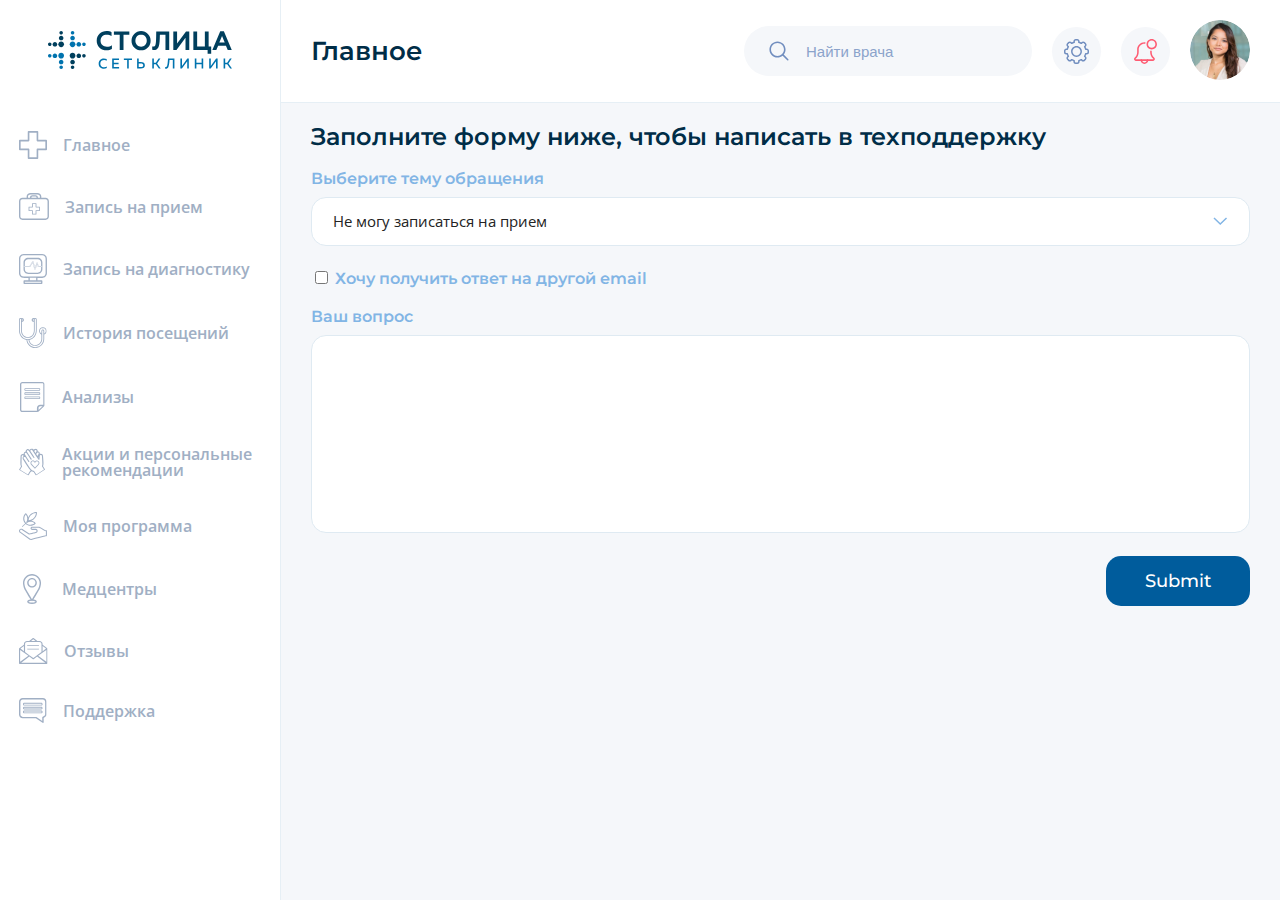
<file: support-chat.html>
<!DOCTYPE html>
<html lang="en">
<head>
    <meta charset="UTF-8">
    <meta name="viewport" content="width=device-width, initial-scale=1.0">
    <title>Document</title>
    <link rel="stylesheet" href="./style.css">
</head>
<body>
    <div class="dashboard-layout">
        <aside class="sidebar">
            <div class="logo">
                <a href="">
                    <img src="./images/logo.svg" alt="">
                </a>
            </div>
            <nav>
                <ul>
                    <li>
                        <a href="/">
                            <svg width="28" height="28" viewBox="0 0 28 28" fill="none" xmlns="http://www.w3.org/2000/svg">
                            <g clip-path="url(#clip0_2001_34)">
                                <path d="M0.821162 19.257H8.74296V27.1788C8.74296 27.6297 9.11328 28 9.56412 28H18.4359C18.8867 28 19.257 27.6297 19.257 27.1788V19.257H27.1788C27.6297 19.257 28 18.8867 28 18.4359V9.56412C28 9.11328 27.6297 8.74296 27.1788 8.74296H19.257V0.821162C19.257 0.370328 18.8867 0 18.4359 0H9.56412C9.11328 0 8.74296 0.370328 8.74296 0.821162V8.74296H0.821162C0.370328 8.74296 0 9.11328 0 9.56412V18.4359C0 18.8867 0.370328 19.257 0.821162 19.257ZM1.64232 10.3853H9.56412C10.015 10.3853 10.3853 10.015 10.3853 9.56412V1.64232H17.6147V9.56412C17.6147 10.015 17.985 10.3853 18.4359 10.3853H26.3577V17.6147H18.4359C17.985 17.6147 17.6147 17.985 17.6147 18.4359V26.3577H10.3853V18.4359C10.3853 17.985 10.015 17.6147 9.56412 17.6147H1.64232V10.3853Z" fill="#A0AFC4" />
                            </g>
                            <defs>
                                <clipPath id="clip0_2001_34">
                                <rect width="28" height="28" fill="white" />
                                </clipPath>
                            </defs>
                            </svg>
                            Главное
                        </a>
                    </li>
                    <li class="open-popup">
                                    <a href="#">
                            <svg width="30" height="27" viewBox="0 0 30 27" fill="none" xmlns="http://www.w3.org/2000/svg">
                            <g clip-path="url(#clip0_31_328)">
                                <path d="M22.3162 4.77912V3.41755C22.3162 1.53177 20.553 0 18.3881 0H11.553C9.38808 0 7.62484 1.53177 7.62484 3.41755V4.77912H3.38354C1.52499 4.77912 0.00683594 6.29728 0.00683594 8.15582V23.6233C0.00683594 25.4887 1.52499 27 3.38354 27H26.5575C28.4229 27 29.9342 25.4887 29.9342 23.6233V8.15582C29.9342 6.29047 28.4161 4.77912 26.5575 4.77912H22.3162ZM28.5386 23.6233C28.5386 24.7194 27.6468 25.6112 26.5507 25.6112H3.37673C2.28066 25.6112 1.38883 24.7194 1.38883 23.6233V8.15582C1.38883 7.05976 2.28066 6.16793 3.37673 6.16793H26.5507C27.6468 6.16793 28.5386 7.05976 28.5386 8.15582V23.6233ZM11.5462 1.3888H18.3813C19.7837 1.3888 20.9206 2.30106 20.9206 3.41755V4.77912H18.8919V4.19365C18.8919 3.08396 17.8775 2.17852 16.6248 2.17852H13.3026C12.05 2.17852 11.0356 3.08396 11.0356 4.19365V4.77912H9.00684V3.41755C9.00684 2.30106 10.1437 1.3888 11.5462 1.3888ZM17.5031 4.77912H12.4312V4.19365C12.4312 3.85325 12.8329 3.56732 13.3094 3.56732H16.6316C17.1082 3.56732 17.5099 3.85325 17.5099 4.19365V4.77912H17.5031Z" fill="#A0AFC4" />
                                <path d="M20.4985 13.6975H17.4281V10.6272C17.4281 10.3957 17.2443 10.2119 17.0128 10.2119H13.4727C13.2413 10.2119 13.0575 10.3957 13.0575 10.6272V13.6975H9.98712C9.75565 13.6975 9.57184 13.8814 9.57184 14.1128V17.6529C9.57184 17.8844 9.75565 18.0682 9.98712 18.0682H13.0575V21.1385C13.0575 21.37 13.2413 21.5538 13.4727 21.5538H17.0128C17.2443 21.5538 17.4281 21.37 17.4281 21.1385V18.0682H20.4985C20.7299 18.0682 20.9137 17.8844 20.9137 17.6529V14.1128C20.9137 13.8814 20.7299 13.6975 20.4985 13.6975ZM20.0832 17.2376H17.0128C16.7814 17.2376 16.5976 17.4214 16.5976 17.6529V20.7233H13.888V17.6529C13.888 17.4214 13.7042 17.2376 13.4727 17.2376H10.4024V14.5349H13.4727C13.7042 14.5349 13.888 14.3511 13.888 14.1196V11.0493H16.5976V14.1196C16.5976 14.3511 16.7814 14.5349 17.0128 14.5349H20.0832V17.2376Z" fill="#A0AFC4" />
                            </g>
                            <defs>
                                <clipPath id="clip0_31_328">
                                <rect width="29.9342" height="27" fill="white" />
                                </clipPath>
                            </defs>
                            </svg>
                            Запись на прием
                        </a>
                    </li>
                    <li class="open-popup">
                        <a href="#">
                            <svg width="28" height="30" viewBox="0 0 28 30" fill="none" xmlns="http://www.w3.org/2000/svg">
                            <g clip-path="url(#clip0_31_371)">
                                <path d="M4.69926 23.8793H9.45045V26.3587H5.17958C4.8161 26.3587 4.51752 26.6573 4.51752 27.0208V29.3379C4.51752 29.7014 4.8161 30 5.17958 30H22.7369C23.1004 30 23.399 29.7014 23.399 29.3379V27.0208C23.399 26.6573 23.1004 26.3587 22.7369 26.3587H18.466V23.8793H23.2172C25.807 23.8793 27.9165 21.7698 27.9165 19.18V4.69926C27.9165 2.10948 25.807 0 23.2172 0H4.69926C2.10948 0 0 2.10948 0 4.69926V19.1735C0 21.7633 2.10948 23.8728 4.69926 23.8728V23.8793ZM1.3241 4.69926C1.3241 2.83643 2.83643 1.3241 4.69926 1.3241H23.2172C25.0801 1.3241 26.5924 2.83643 26.5924 4.69926V19.1735C26.5924 21.0363 25.0801 22.5487 23.2172 22.5487H4.69926C2.83643 22.5487 1.3241 21.0363 1.3241 19.1735V4.69926ZM22.0814 28.6759H5.84163V27.6828H22.0749V28.6759H22.0814ZM10.7746 26.3522V23.8728H17.1484V26.3522H10.7746Z" fill="#A0AFC4" />
                                <path d="M4.51754 12.8382V15.3436C4.51754 17.9334 6.62701 20.0429 9.2168 20.0429H18.6997C21.2895 20.0429 23.399 17.9334 23.399 15.3436V12.8836C23.5547 12.7928 23.6651 12.624 23.6651 12.4293C23.6651 12.2346 23.5547 12.0658 23.399 11.9749V8.52837C23.399 5.93858 21.2895 3.8291 18.6997 3.8291H9.2168C6.62701 3.8291 4.51754 5.93858 4.51754 8.52837V12.0204C4.4007 12.1177 4.32281 12.267 4.32281 12.4293C4.32281 12.5915 4.4007 12.7408 4.51754 12.8382ZM9.2168 5.1532H18.6997C20.5625 5.1532 22.0749 6.66554 22.0749 8.52837V11.897H19.5565L18.6608 8.83992C18.5959 8.61924 18.3946 8.46346 18.1675 8.46346C17.9403 8.45048 17.7261 8.59976 17.6547 8.82045L16.0255 13.5716L14.325 7.28864C14.2666 7.08094 14.0978 6.93165 13.8901 6.8992C13.6759 6.86675 13.4747 6.9706 13.3644 7.15234L10.5214 11.8905H5.84813V8.52187C5.84813 6.65905 7.36046 5.14671 9.22329 5.14671L9.2168 5.1532ZM18.7062 18.7188H9.22329C7.36046 18.7188 5.84813 17.2064 5.84813 15.3436V12.9615H10.82C11.0082 12.9615 11.177 12.8642 11.2744 12.7019L13.6305 8.77501L15.4544 15.5253C15.5128 15.7525 15.714 15.9083 15.9477 15.9148H15.9671C16.1943 15.9148 16.3955 15.772 16.4669 15.5578L18.1155 10.7417L18.6543 12.5786C18.7192 12.7992 18.9269 12.9615 19.1605 12.9615H22.0749V15.3436C22.0749 17.2064 20.5625 18.7188 18.6997 18.7188H18.7062ZM23.1393 12.6954H19.1605C19.0437 12.6954 18.9399 12.6175 18.9074 12.5072L18.135 9.87194L16.2138 15.4734C16.1748 15.5838 16.0775 15.6552 15.9606 15.6552C15.8373 15.6552 15.7335 15.5708 15.7075 15.4604L13.7149 8.11296L11.0407 12.5786C10.9953 12.6564 10.9044 12.7084 10.8135 12.7084H4.84856C4.69928 12.7084 4.58244 12.5915 4.58244 12.4423C4.58244 12.293 4.69928 12.1761 4.84856 12.1761H10.6642L13.585 7.30811C13.637 7.21725 13.7408 7.16532 13.8512 7.18479C13.955 7.19777 14.0459 7.27566 14.0718 7.37951L15.9996 14.4933L17.9078 8.9243C17.9468 8.81396 18.0571 8.74256 18.1675 8.74256C18.2843 8.74256 18.3817 8.82045 18.4141 8.93079L19.3682 12.1761H23.1458C23.2951 12.1761 23.412 12.293 23.412 12.4423C23.412 12.5915 23.2951 12.7084 23.1458 12.7084L23.1393 12.6954Z" fill="#A0AFC4" />
                            </g>
                            <defs>
                                <clipPath id="clip0_31_371">
                                <rect width="27.923" height="30" fill="white" />
                                </clipPath>
                            </defs>
                            </svg>
                            Запись на диагностику
                        </a>
                    </li>
                    <li>
                        <a href="./visit-history.html">
                            <svg width="28" height="30" viewBox="0 0 28 30" fill="none" xmlns="http://www.w3.org/2000/svg">
                            <g clip-path="url(#clip0_31_359)">
                                <path d="M7.4807 21.9228C7.89474 26.4421 11.7053 30 16.3368 30C21.2421 30 25.2281 26.014 25.2281 21.1088V16.4632C26.6456 15.9088 27.6561 14.5333 27.6561 12.9263C27.6561 10.8351 25.9509 9.12982 23.8596 9.12982C21.7684 9.12982 20.0632 10.8351 20.0632 12.9263C20.0632 14.4912 21.0105 15.8316 22.3649 16.414V21.1018C22.3649 24.4211 19.6632 27.1298 16.3368 27.1298C13.2842 27.1298 10.7649 24.8491 10.3719 21.9018C14.7298 21.193 17.7544 17.3684 17.7544 12.2877V1.43158C17.7544 0.638596 17.1088 0 16.3228 0C15.993 0 15.6982 0.112281 15.4597 0.294737C15.186 0.140351 14.8702 0.0491228 14.5333 0.0491228C13.4947 0.0491228 12.6526 0.891228 12.6526 1.92982C12.6526 2.96842 13.4947 3.81053 14.5333 3.81053C14.6596 3.81053 14.7789 3.79649 14.8982 3.77544V12.2877C14.8982 16.3298 12.4281 19.1579 8.89123 19.1579C5.35439 19.1579 2.88421 16.3298 2.88421 12.2877V3.80351C2.94035 3.80351 2.98947 3.81053 3.04561 3.81053C4.08421 3.81053 4.92632 2.96842 4.92632 1.92982C4.92632 0.891228 4.06316 0.0491228 3.03158 0.0491228C2.74386 0.0491228 2.46316 0.119298 2.21754 0.238596C1.99298 0.0912281 1.7193 0 1.43158 0C0.645614 0 0 0.645614 0 1.43158V12.2877C0 17.4035 3.07368 21.2491 7.4807 21.9158V21.9228ZM0.85614 1.43158C0.85614 1.11579 1.11579 0.85614 1.43158 0.85614C1.74737 0.85614 2.00702 1.11579 2.00702 1.43158V12.2877C2.00702 16.8421 4.83509 20.014 8.87719 20.014C12.9193 20.014 15.7474 16.8351 15.7474 12.2877V1.43158C15.7474 1.11579 16.007 0.85614 16.3228 0.85614C16.6386 0.85614 16.8982 1.11579 16.8982 1.43158V12.2877C16.8982 17.4316 13.5298 21.1649 8.88421 21.1649C4.2386 21.1649 0.85614 17.4316 0.85614 12.2877V1.43158ZM3.7614 1.92982C3.7614 2.33684 3.43158 2.66667 3.02456 2.66667C2.96842 2.66667 2.91228 2.65965 2.86316 2.64561V1.43158C2.86316 1.3614 2.84912 1.29123 2.84211 1.22105C2.89825 1.20702 2.9614 1.19298 3.02456 1.19298C3.43158 1.19298 3.7614 1.52281 3.7614 1.92982ZM13.7895 1.92982C13.7895 1.52281 14.1193 1.19298 14.5263 1.19298C14.6667 1.19298 14.793 1.23509 14.8982 1.29825C14.8982 1.34035 14.8842 1.38246 14.8842 1.43158V2.56842C14.7789 2.63158 14.6526 2.66667 14.5193 2.66667C14.1123 2.66667 13.7825 2.33684 13.7825 1.92982H13.7895ZM23.2211 21.1018V12.9053C23.2211 12.5895 23.4807 12.3298 23.7965 12.3298C24.1123 12.3298 24.3719 12.5895 24.3719 12.9053V21.1018C24.3719 25.5298 20.7719 29.1368 16.3368 29.1368C12.2105 29.1368 8.80702 26.014 8.35789 22.007C8.53333 22.014 8.70175 22.0211 8.87719 22.0211C9.09474 22.0211 9.30526 22.014 9.50877 22C9.95088 25.3754 12.8421 27.993 16.3368 27.993C20.1333 27.993 23.2211 24.9053 23.2211 21.1088V21.1018ZM23.8526 9.98596C25.4737 9.98596 26.793 11.3053 26.793 12.9263C26.793 14.0491 26.1544 15.0316 25.2281 15.5228V12.9053C25.2281 12.1123 24.5825 11.4737 23.7965 11.4737C23.0105 11.4737 22.3649 12.1193 22.3649 12.9053V15.4456C21.5018 14.9333 20.9263 13.993 20.9263 12.9193C20.9263 11.2982 22.2456 9.97895 23.8667 9.97895L23.8526 9.98596Z" fill="#A0AFC4" />
                            </g>
                            <defs>
                                <clipPath id="clip0_31_359">
                                <rect width="27.6491" height="30" fill="white" />
                                </clipPath>
                            </defs>
                            </svg>
                            История посещений
                        </a>
                    </li>
                    <li>
                        <a href="./tests.html">
                            <svg width="25" height="30" viewBox="0 0 25 30" fill="none" xmlns="http://www.w3.org/2000/svg">
                            <g clip-path="url(#clip0_31_344)">
                                <path d="M18.0029 29.842C18.1394 29.842 18.283 29.7917 18.3836 29.6911L24.3606 24.0374C24.4756 23.9296 24.533 23.7859 24.533 23.6351C24.5905 23.5345 24.6264 23.4195 24.6264 23.2974V2.36351C24.6264 1.05603 23.5704 0 22.2629 0H2.36351C1.05603 0 0 1.06322 0 2.36351V27.6293C0 28.9368 1.05603 29.9928 2.36351 29.9928H17.5862C17.7443 29.9928 17.8879 29.9353 18.0029 29.8348V29.842ZM18.556 27.9885V25.819C18.556 24.921 19.2816 24.1954 20.1796 24.1954H22.579L18.5632 27.9957L18.556 27.9885ZM16.9253 28.6853H2.36351C1.78161 28.6853 1.31466 28.2112 1.31466 27.6293V2.36351C1.31466 1.78161 1.78879 1.30747 2.36351 1.30747H22.2701C22.852 1.30747 23.319 1.78161 23.319 2.36351V22.6437H20.2586C18.4195 22.6437 16.9253 24.1451 16.9253 25.9842V28.6853Z" fill="#A0AFC4" />
                                <path d="M5.10057 8.7288H19.533C19.8922 8.7288 20.1868 8.43426 20.1868 8.07506V6.8969C20.1868 6.5377 19.8922 6.24316 19.533 6.24316H5.10057C4.74138 6.24316 4.44684 6.5377 4.44684 6.8969V8.07506C4.44684 8.43426 4.74138 8.7288 5.10057 8.7288ZM5.22988 7.03339H19.3966V7.94575H5.22988V7.03339Z" fill="#A0AFC4" />
                                <path d="M5.10057 12.845H19.533C19.8922 12.845 20.1868 12.5505 20.1868 12.1913V11.0131C20.1868 10.6539 19.8922 10.3594 19.533 10.3594H5.10057C4.74138 10.3594 4.44684 10.6539 4.44684 11.0131V12.1913C4.44684 12.5505 4.74138 12.845 5.10057 12.845ZM5.22988 11.1496H19.3966V12.062H5.22988V11.1496Z" fill="#A0AFC4" />
                                <path d="M20.1868 16.3075V15.1293C20.1868 14.7629 19.8922 14.4756 19.533 14.4756H5.10057C4.74138 14.4756 4.44684 14.7701 4.44684 15.1293V16.3075C4.44684 16.6667 4.74138 16.9612 5.10057 16.9612H19.533C19.8922 16.9612 20.1868 16.6667 20.1868 16.3075ZM19.3966 16.1782H5.22988V15.2658H19.3966V16.1782Z" fill="#A0AFC4" />
                            </g>
                            <defs>
                                <clipPath id="clip0_31_344">
                                <rect width="24.6336" height="30" fill="white" />
                                </clipPath>
                            </defs>
                            </svg>
                            Анализы
                        </a>
                    </li>
                    <li>
                        <a href="./personal-recommendations.html">
                            <svg width="28" height="28" viewBox="0 0 28 28" fill="none" xmlns="http://www.w3.org/2000/svg">
                            <g clip-path="url(#clip0_31_316)">
                                <path d="M24.9301 18.4588C25.4539 16.9935 25.4473 15.442 25.3677 13.9037C25.2617 11.8483 25.0893 9.79953 24.9036 7.75075C24.7843 6.44457 23.8361 5.5561 22.6626 5.5561C22.2382 5.5561 21.8338 5.68208 21.489 5.89425C21.9001 4.44883 21.3564 3.54047 19.4004 2.84428C19.3938 2.84428 19.3872 2.83102 19.3872 2.82439C19.4269 1.7768 19.175 1.13365 18.2401 0.603222C17.292 0.0595326 16.3704 -0.00677099 15.5283 1.07398C15.5283 1.08061 15.3029 1.35908 15.2962 1.35245C15.1703 0.76235 14.6796 0.39105 14.2884 0.218661C13.6254 -0.0730745 13.0154 -0.0730746 12.4717 0.212031C12.2993 0.251813 12.1269 0.318117 11.9545 0.404311C11.57 0.589961 11.0926 0.981152 10.9865 1.57788C10.9865 1.59115 10.7544 1.3193 10.7478 1.30604C9.86597 0.258443 8.94435 0.357899 8.0161 0.94137C7.10774 1.51158 6.87568 2.16136 6.95525 3.20895C6.95525 3.21558 6.95525 3.22884 6.94198 3.22884C5.16505 3.94492 4.59484 4.79361 4.88657 6.04011C4.55506 5.86773 4.17713 5.7749 3.78593 5.79479C2.61236 5.8412 1.69737 6.76945 1.63107 8.07563C1.52498 10.131 1.43216 12.1865 1.40564 14.2419C1.38574 15.7801 1.43879 17.325 2.02226 18.7704L0 22.1386L9.76652 27.9999L11.9877 24.3001C12.4916 24.1675 12.9822 23.962 13.4596 23.6968C14.0232 24.0084 14.6 24.2404 15.1901 24.3731L17.5506 27.9866L27.0784 21.7474L24.9301 18.4654V18.4588ZM18.3528 4.89306C18.8103 4.13057 19.2877 3.92503 19.8844 4.2234C20.5143 4.53502 20.6867 5.0323 20.2491 5.82794C19.8844 6.49761 19.5065 7.15402 19.122 7.81042C18.6843 7.14075 18.2467 6.47109 17.8025 5.79479C17.9815 5.4898 18.1672 5.19143 18.3462 4.88643L18.3528 4.89306ZM20.269 8.47346C20.2491 8.72541 20.2292 9.00388 20.2027 9.32877C20.2027 9.34866 20.1762 9.35529 20.1629 9.34203C20.0303 9.15638 19.9309 9.02378 19.838 8.90443C19.964 8.73204 20.1032 8.57954 20.269 8.48009V8.47346ZM16.0521 2.22103C16.4632 1.5381 16.9605 1.3193 17.4975 1.5381C18.2202 1.83647 18.4059 2.51276 17.9484 3.28189C17.6633 3.75927 17.3782 4.23666 17.0931 4.70741C16.6555 4.03775 16.2112 3.36145 15.767 2.69178C15.8598 2.53266 15.9526 2.38016 16.0521 2.22103ZM12.1932 22.9939C11.9678 23.0735 11.7424 23.1398 11.497 23.1929L10.8672 24.2471L10.7147 24.499L9.24272 26.9456L1.17357 22.1055L2.53943 19.8313L2.73171 19.5196L3.22235 18.7041C3.13616 18.5184 3.05659 18.3262 2.99029 18.1273C2.91736 17.9151 2.85768 17.6963 2.81127 17.4709C2.71845 17.0332 2.6654 16.5824 2.65877 16.1183C2.63225 13.4727 2.71182 10.8272 2.77149 8.18835C2.79138 7.46564 3.24888 6.99489 3.81246 6.96173C4.30973 6.93521 4.71418 7.20043 4.91309 7.68444C4.76723 7.76401 4.62799 7.86346 4.46223 8.05574C3.64007 8.97736 3.55387 10.3432 4.21028 11.3908C6.12645 14.4408 8.08241 17.4642 10.0715 20.4611C10.4627 21.0446 10.8937 21.6016 11.3843 22.0988C11.696 22.4105 12.0076 22.6956 12.3258 22.9475C12.2794 22.9674 12.233 22.9873 12.1866 23.0006L12.1932 22.9939ZM16.4698 24.5189L16.3107 24.2736L15.641 23.2459C15.4023 23.2061 15.1636 23.1464 14.9382 23.0801C14.6597 22.9939 14.3945 22.8879 14.1426 22.7685C13.0021 22.2182 12.0805 21.3098 11.3114 20.1959C10.2704 18.6842 9.29576 17.1327 8.28795 15.5945C7.23372 13.9833 6.17286 12.3721 5.1319 10.7543C4.95288 10.4758 4.66114 10.0714 4.72081 9.58736C4.76723 9.23595 4.95288 9.03041 5.21809 8.84476C5.45678 8.679 5.96732 8.71215 6.25906 8.85802C6.57731 9.01715 6.81601 9.37519 7.02818 9.68681C7.52546 10.4228 8.00284 11.172 8.49349 11.9146C8.73218 12.2793 8.97087 12.6373 9.2162 12.9954C9.47478 13.3799 9.96543 14.4341 10.5555 14.0231C11.0926 13.6451 10.3831 12.7898 10.1577 12.445C9.91901 12.087 9.68032 11.7223 9.44826 11.3577C8.36751 9.66029 7.26024 7.97618 6.21928 6.25229C5.74852 5.4699 5.90102 4.966 6.52427 4.62785C7.10774 4.30959 7.59176 4.49524 8.08241 5.23784C9.3488 7.17391 10.6152 9.10334 11.8816 11.0394C12.0606 11.3112 12.1667 11.5367 12.4982 11.6494C12.7435 11.729 12.9889 11.6892 13.0817 11.4372C13.2408 11.0129 13.1148 10.7875 12.8894 10.4427C11.3976 8.16846 9.90575 5.89425 8.42055 3.6134C7.93654 2.86417 8.08904 2.17462 8.80511 1.85636C9.33554 1.61104 9.83945 1.81658 10.2771 2.47961C11.7954 4.79361 13.3071 7.10097 14.8188 9.4216C15.0642 9.79953 15.3625 10.1178 15.8001 9.80616C16.2179 9.51442 15.9792 9.12986 15.7604 8.79171C14.5868 7.01478 13.4265 5.23121 12.2595 3.44102C12.107 3.20232 11.9479 2.957 11.8683 2.68515C11.6827 2.08179 12.1004 1.45191 12.717 1.34582C13.3535 1.23311 13.6652 1.61104 13.9569 2.06853C15.9394 5.10523 17.9152 8.14194 19.9242 11.1654C20.1099 11.4439 20.5011 11.7687 20.7862 11.7621C21.3166 11.7489 21.2636 11.1985 21.2967 10.8007C21.3829 9.83268 21.4227 8.85802 21.5221 7.88998C21.6017 7.14075 22.0658 6.70978 22.6891 6.71641C23.2527 6.72304 23.73 7.18054 23.7765 7.90325C23.9422 10.5421 24.1279 13.181 24.2008 15.8265C24.2141 16.2906 24.1809 16.7481 24.1013 17.1857C24.0616 17.4112 24.0085 17.63 23.9489 17.8488C23.8892 18.0477 23.8229 18.24 23.7433 18.4323L24.2605 19.2279L24.4594 19.5329L25.9114 21.7474L18.0346 26.8992L16.4698 24.5123V24.5189Z" fill="#A0AFC4" />
                                <path d="M18.6512 12.3789C17.7892 12.3789 17.0002 12.8497 16.5427 13.6122C16.0852 12.8563 15.2896 12.3789 14.4343 12.3789C13.3867 12.3789 12.4452 13.0817 12.0871 14.1293C11.9877 14.4277 11.9346 14.7261 11.9346 15.031C11.9346 15.336 11.981 15.6278 12.0739 15.9063C12.0871 15.9394 12.0938 15.9659 12.107 15.9925L12.4916 15.8134L12.107 15.9991C12.107 15.9991 12.1203 16.019 12.1269 16.0389C12.233 16.3173 12.3722 16.5627 12.538 16.7682C12.6176 16.8677 12.7104 16.9605 12.8032 17.0533L16.5494 21.0249L20.4281 16.9141C20.6867 16.6422 20.8856 16.3041 21.005 15.9394C21.1044 15.6543 21.1508 15.3493 21.1508 15.0443C21.1508 13.579 20.0303 12.3922 18.6512 12.3922V12.3789ZM20.1961 15.6543C20.1099 15.8996 19.9773 16.1317 19.7916 16.324L16.5494 19.7585L13.4132 16.4367L13.3933 16.4168C13.327 16.3571 13.2607 16.2842 13.2077 16.2179C13.1016 16.0853 13.0021 15.9129 12.9292 15.7272C12.9159 15.6941 12.9027 15.6609 12.8828 15.6278C12.8231 15.4355 12.7899 15.2366 12.7899 15.0377C12.7899 14.8388 12.8231 14.62 12.896 14.4078C13.1347 13.705 13.7513 13.2342 14.4343 13.2342C15.0708 13.2342 15.6543 13.6453 15.9261 14.2818C16.0322 14.5271 16.2709 14.6863 16.5427 14.6863C16.8146 14.6863 17.0533 14.5271 17.1594 14.2818C17.4312 13.6453 18.0147 13.2342 18.6512 13.2342C19.5595 13.2342 20.2955 14.0431 20.2955 15.031C20.2955 15.2432 20.2624 15.4554 20.1961 15.6543Z" fill="#A0AFC4" />
                            </g>
                            <defs>
                                <clipPath id="clip0_31_316">
                                <rect width="27.0784" height="28" fill="white" />
                                </clipPath>
                            </defs>
                            </svg>
                            Акции и персональные рекомендации
                        </a>
                    </li>
                    <li>
                        <a href="./my-program.html">
                            <svg width="28" height="28" viewBox="0 0 28 28" fill="none" xmlns="http://www.w3.org/2000/svg">
                            <g clip-path="url(#clip0_31_305)">
                                <path d="M27.8396 18.4737C27.7422 18.3362 27.5818 18.256 27.4157 18.256C25.9836 18.256 25.0155 17.54 23.8928 16.7037C23.6522 16.5261 23.4059 16.3428 23.1538 16.1652C22.1285 15.4492 20.8339 14.7217 18.9779 14.7217C18.1931 14.7217 17.5573 14.7274 17.0417 14.7446H13.0892C12.2242 14.7446 11.5196 15.4492 11.5196 16.3142C11.5196 17.1791 12.2242 17.8837 13.0892 17.8837H16.7496C17.2422 17.9811 17.5916 18.4107 17.5916 18.9148C17.5916 19.2757 17.4026 19.6079 17.0933 19.797C16.8928 19.8485 16.383 19.986 15.7299 20.1578C15.2659 20.2724 14.7905 20.3984 14.338 20.5245L14.2406 20.5474C11.7029 21.2176 10.8494 21.441 10.6031 21.4983C10.4885 21.4983 10.3854 21.4983 10.3052 21.4868L4.55973 17.7634L3.51145 17.0073C3.51145 17.0073 3.47135 16.9786 3.44844 16.9672C3.39688 16.9328 3.3396 16.9042 3.28232 16.8755C3.16775 16.8182 3.06464 16.7724 2.95007 16.738C2.86988 16.7151 2.77822 16.6922 2.67511 16.675C2.41734 16.6349 2.20539 16.6464 1.98772 16.6865C0.85351 16.8011 -0.0057373 17.7348 -0.0057373 18.8804C-0.0057373 19.4647 0.223395 20.0089 0.635834 20.4271C0.64729 20.4385 0.653019 20.4443 0.664475 20.4557C0.81914 20.6047 0.985261 20.725 1.16284 20.8223L10.6948 27.7307C10.7406 27.765 10.7921 27.788 10.8437 27.8051L10.9239 27.8338C10.9239 27.8338 10.9411 27.8395 10.9468 27.8452C11.2332 27.9426 11.5024 27.9885 11.7717 27.9885C11.9321 27.9885 12.0982 27.9713 12.2643 27.9369C12.2758 27.9369 12.2872 27.9369 12.2987 27.9312L12.3388 27.9197C18.3764 26.3845 22.707 25.2904 24.8494 24.7634C24.8723 24.7634 24.8895 24.752 24.9067 24.7462L25.0957 24.6775C26.1383 24.4197 26.9345 24.2822 27.4042 24.2822C27.6907 24.2822 27.9255 24.0474 27.9255 23.7552V23.4058C27.9255 23.3714 27.9312 23.3428 27.9312 23.3084V18.8575C27.9484 18.72 27.9141 18.5768 27.8339 18.4565L27.8396 18.4737ZM26.883 23.2741C26.3502 23.3313 25.6571 23.4688 24.815 23.6808C24.7979 23.6808 24.7692 23.6922 24.752 23.6979L24.5745 23.7667C22.4149 24.2994 18.1015 25.3878 12.081 26.9173H12.0524C11.8003 26.9688 11.5769 26.9574 11.302 26.8657L1.75286 19.9631C1.75286 19.9631 1.70703 19.9344 1.68412 19.923C1.58673 19.8714 1.49508 19.8027 1.40343 19.7225C1.40343 19.7225 1.39197 19.711 1.38624 19.7053C1.16284 19.4876 1.04254 19.1955 1.04254 18.8919C1.04254 18.2904 1.50081 17.7921 2.10801 17.7405C2.13092 17.7405 2.14811 17.7405 2.17102 17.729C2.27413 17.7061 2.37724 17.7004 2.51472 17.7233C2.56055 17.729 2.6121 17.7405 2.6522 17.752C2.70376 17.7691 2.75531 17.7921 2.81832 17.8207C2.85269 17.8379 2.88706 17.8551 2.9157 17.878C2.92143 17.878 2.92716 17.8894 2.93862 17.8894L3.95826 18.6284C3.95826 18.6284 3.97544 18.6398 3.98117 18.6456L9.82405 22.432C9.86988 22.4664 9.92716 22.4893 9.98444 22.5007C10.1907 22.5523 10.4313 22.5695 10.7119 22.5523C10.7406 22.5523 10.775 22.5466 10.8036 22.5408C11.0671 22.4778 12.3159 22.1513 14.5155 21.5727L14.6244 21.5441C15.0769 21.4124 15.5352 21.2921 15.9992 21.1775C16.7553 20.977 17.3281 20.8281 17.4427 20.7937C17.4828 20.7822 17.5229 20.7651 17.5573 20.7479C18.2275 20.3755 18.6457 19.6767 18.6457 18.9205C18.6457 17.8894 17.9067 17.0187 16.8871 16.8526C16.8584 16.8526 16.8298 16.8469 16.8011 16.8469H13.0892C12.8028 16.8469 12.5679 16.612 12.5679 16.3256C12.5679 16.0392 12.8028 15.8043 13.0892 15.8043H17.0532C17.5687 15.7871 18.1988 15.7814 18.9722 15.7814C20.5303 15.7814 21.6129 16.3829 22.5524 17.0359C22.7929 17.2078 23.0335 17.3796 23.2684 17.5572C24.311 18.3305 25.3879 19.1325 26.883 19.2871V23.2511C26.883 23.2511 26.883 23.2741 26.883 23.2798V23.2741Z" fill="#A0AFC4" />
                                <path d="M18.0041 0.538462V0.50982C17.9984 0.234861 17.7807 0.0171849 17.5057 0H17.4771C17.4771 0 17.4599 0 17.4485 0C13.7881 0 10.5802 2.23404 9.23978 5.51064C8.99919 4.07283 8.32897 2.69804 7.22914 1.5982C7.18904 1.5581 7.15467 1.52946 7.11457 1.49509C7.09739 1.4779 7.0802 1.46645 7.06302 1.44926C6.86825 1.26596 6.55893 1.26596 6.35843 1.43781C6.34698 1.44926 6.33552 1.45499 6.32406 1.46645C3.62603 4.16448 3.50573 8.50655 6.04911 11.3592L6.06629 11.3822L2.88135 14.5671L3.42554 15.1113L6.61048 11.9263L6.63339 11.9435C8.00246 13.1637 9.72095 13.7709 11.4337 13.7709C13.2782 13.7709 15.1228 13.0663 16.5205 11.6686C16.5205 11.6686 16.5434 11.6457 16.5434 11.6399C16.7267 11.4452 16.721 11.1244 16.5434 10.9182C16.5376 10.9067 16.5262 10.901 16.5205 10.8895C15.3462 9.70949 13.8453 9.02209 12.2872 8.83306C15.644 7.5671 17.9926 4.34206 17.9926 0.532733L18.0041 0.538462ZM15.4092 11.2848C13.0949 13.2381 9.64649 13.2209 7.3437 11.1645C7.32079 11.1416 7.29215 11.1187 7.26924 11.1015C7.25205 11.09 7.23487 11.0728 7.22341 11.0614C7.19477 11.0385 7.17186 11.0098 7.14321 10.9869C7.1203 10.9697 7.10312 10.9525 7.06302 10.9124C7.01146 10.8609 6.96564 10.8093 6.91981 10.752L6.83961 10.6604C4.78315 8.35188 4.76596 4.89771 6.73077 2.58347C8.62112 4.69149 8.83879 7.83633 7.21195 10.1907C7.06875 10.3969 7.09166 10.6776 7.27496 10.8609C7.45254 11.0385 7.73323 11.0671 7.94518 10.9239C10.2537 9.33142 13.3183 9.509 15.4149 11.2848H15.4092ZM9.64649 8.35188C9.6694 8.05974 9.70377 7.76187 9.76105 7.45254C10.4084 3.90671 13.3871 1.2946 16.9386 1.06547C16.6866 4.98936 13.5933 8.09984 9.64076 8.35188H9.64649Z" fill="#A0AFC4" />
                            </g>
                            <defs>
                                <clipPath id="clip0_31_305">
                                <rect width="27.937" height="28" fill="white" />
                                </clipPath>
                            </defs>
                            </svg>
                            Моя программа
                        </a>
                    </li>
                    <li>
                        <a href="./medical-centers.html">
                            <svg width="19" height="30" viewBox="0 0 19 30" fill="none" xmlns="http://www.w3.org/2000/svg">
                            <g clip-path="url(#clip0_31_282)">
                                <path d="M17.7747 11.144C17.943 10.4446 18.0272 9.73236 18.0272 9.0136C18.0272 4.04705 13.9866 0 9.0136 0C4.04058 0 0 4.04705 0 9.0136C0 9.73236 0.0841787 10.4446 0.252536 11.144C0.492122 12.6074 0.822361 13.7859 1.23678 14.6536C2.12389 16.512 5.84718 22.657 7.56313 25.4543C5.25146 25.7522 4.17656 26.7429 4.17656 27.6818C4.17656 28.7956 5.69178 30 9.0136 30C12.3354 30 13.8506 28.7956 13.8506 27.6818C13.8506 26.7429 12.7757 25.7522 10.4641 25.4543C12.1735 22.657 15.9033 16.512 16.7904 14.6536C17.2048 13.7859 17.5351 12.6074 17.7747 11.144ZM12.4584 27.6818C12.3678 27.9473 11.2022 28.6078 9.0136 28.6078C6.82495 28.6078 5.63997 27.9279 5.56875 27.6883C5.6335 27.4552 6.57889 26.8919 8.37902 26.7753C8.39845 26.8077 8.41787 26.8336 8.42435 26.8465C8.55385 27.0537 8.77401 27.1768 9.02007 27.1768C9.26613 27.1768 9.48629 27.0537 9.60932 26.8465C9.6158 26.8336 9.63522 26.8077 9.65465 26.7753C11.4289 26.8854 12.3743 27.4423 12.4584 27.6818ZM16.4148 10.8396C16.4148 10.8396 16.4084 10.8785 16.4019 10.8914C16.1817 12.2189 15.8839 13.3132 15.5277 14.0514C14.6341 15.9292 10.5547 22.6311 9.00712 25.15C7.466 22.6311 3.3801 15.9292 2.48651 14.0514C2.13684 13.3132 1.83251 12.2189 1.61235 10.8914C1.61235 10.872 1.61235 10.8526 1.5994 10.8396C1.45046 10.2439 1.37924 9.62875 1.37924 9.0136C1.39219 4.81114 4.81114 1.39219 9.0136 1.39219C13.2161 1.39219 16.635 4.81114 16.635 9.0136C16.635 9.62875 16.5573 10.2439 16.4148 10.8396Z" fill="#A0AFC4" />
                                <path d="M9.01361 3.94336C6.3458 3.94336 4.17657 6.11258 4.17657 8.7804C4.17657 11.4482 6.3458 13.6174 9.01361 13.6174C11.6814 13.6174 13.8507 11.4482 13.8507 8.7804C13.8507 6.11258 11.6814 3.94336 9.01361 3.94336ZM9.01361 12.2317C7.11635 12.2317 5.56876 10.6841 5.56876 8.78687C5.56876 6.88961 7.11635 5.34202 9.01361 5.34202C10.9109 5.34202 12.4585 6.88961 12.4585 8.78687C12.4585 10.6841 10.9109 12.2317 9.01361 12.2317Z" fill="#A0AFC4" />
                            </g>
                            <defs>
                                <clipPath id="clip0_31_282">
                                <rect width="18.0272" height="30" fill="white" />
                                </clipPath>
                            </defs>
                            </svg>
                            Медцентры
                        </a>
                    </li>
                    <li>
                        <a href="./reviews.html">
                            <svg width="29" height="26" viewBox="0 0 29 26" fill="none" xmlns="http://www.w3.org/2000/svg">
                            <g clip-path="url(#clip0_31_300)">
                                <path d="M8.53359 8.10967H19.631C19.8431 8.10967 20.0115 7.94124 20.0115 7.72915C20.0115 7.51706 19.8431 7.34863 19.631 7.34863H8.53359C8.3215 7.34863 8.15308 7.51706 8.15308 7.72915C8.15308 7.94124 8.3215 8.10967 8.53359 8.10967Z" fill="#A0AFC4" />
                                <path d="M20.0053 11.0729C20.0053 10.8608 19.8369 10.6924 19.6248 10.6924H8.53359C8.3215 10.6924 8.15308 10.8608 8.15308 11.0729C8.15308 11.285 8.3215 11.4534 8.53359 11.4534H19.631C19.8431 11.4534 20.0115 11.285 20.0115 11.0729H20.0053Z" fill="#A0AFC4" />
                                <path d="M28.2893 10.137L23.6046 6.70606V5.8764C23.6046 4.22333 22.2073 2.87592 20.4918 2.87592H18.3772L14.5969 0.112488C14.3973 -0.0309857 14.1228 -0.0309857 13.9232 0.112488L10.143 2.88216H8.02831C6.31286 2.88216 4.91555 4.22957 4.91555 5.88264V6.7123L0.230806 10.137C0.087332 10.243 0 10.4114 0 10.5923C0 10.6235 0 10.6547 0.012476 10.6859C0.012476 10.7109 0 10.7358 0 10.7608V24.9522C0 25.0333 0.024952 25.1144 0.056142 25.1893C0 25.3203 -0.018714 25.4637 0.03119 25.6072C0.112284 25.838 0.324376 25.994 0.567658 25.994H27.9525C28.1958 25.994 28.4141 25.838 28.489 25.6072C28.5389 25.47 28.5202 25.3203 28.464 25.1893C28.4952 25.1144 28.5202 25.0396 28.5202 24.9522V10.7608C28.5202 10.7608 28.5139 10.7109 28.5077 10.6859C28.5077 10.6547 28.5202 10.6173 28.5202 10.5861C28.5202 10.4052 28.4328 10.2368 28.2893 10.1307V10.137ZM23.6046 8.12209L27.0043 10.611L23.7231 13.1437L23.6046 13.231V8.12209ZM14.2601 1.279L16.4496 2.88216H12.0705L14.2601 1.279ZM6.0571 5.88264C6.0571 4.85961 6.9429 4.02372 8.03455 4.02372H20.4981C21.5897 4.02372 22.4755 4.85961 22.4755 5.88264V14.0607L17.9966 17.3169C17.9218 17.3356 17.8469 17.3606 17.7845 17.4105L14.3037 20.0429L10.6607 17.398L6.06334 14.0544V5.8764L6.0571 5.88264ZM4.91555 8.12209V13.125L1.52831 10.6048L4.91555 8.12209ZM1.13532 11.8898L9.35077 17.8658L1.13532 23.8419V11.8898ZM2.23321 24.8587L10.3301 18.577L13.9669 21.2157C14.1665 21.3654 14.441 21.3591 14.6406 21.2094L18.1089 18.5832L26.2682 24.8587H2.23321ZM27.3848 23.8419L19.1756 17.8658L27.3848 11.8898V23.8419Z" fill="#A0AFC4" />
                            </g>
                            <defs>
                                <clipPath id="clip0_31_300">
                                <rect width="28.5202" height="26" fill="white" />
                                </clipPath>
                            </defs>
                            </svg>
                            Отзывы
                        </a>
                    </li>
                    <li>
                        <a href="./support.html">
                            <svg width="28" height="25" viewBox="0 0 28 25" fill="none" xmlns="http://www.w3.org/2000/svg">
                            <g clip-path="url(#clip0_31_294)">
                                <path d="M23.8535 0H3.72623C1.67086 0 0 1.67086 0 3.72623V16.6177C0 18.6731 1.67086 20.344 3.72623 20.344H16.8135L23.5598 24.8742C23.6787 24.9581 23.8185 24.993 23.9583 24.993C24.0772 24.993 24.189 24.965 24.2939 24.9091C24.5316 24.7833 24.6714 24.5386 24.6714 24.2729V19.9874C25.9857 19.4351 27.5657 18.2327 27.5657 16.6177V3.72623C27.5657 1.67086 25.8949 0 23.8395 0H23.8535ZM26.1395 16.6247C26.1395 17.4706 24.8812 18.4494 23.7486 18.8059C23.448 18.9038 23.2453 19.1765 23.2453 19.4911V22.9306L17.4357 19.0296C17.3168 18.9527 17.177 18.9108 17.0372 18.9108H3.72623C2.46784 18.9108 1.44016 17.8831 1.44016 16.6247V3.72623C1.44016 2.46085 2.46784 1.44016 3.72623 1.44016H23.8465C25.1119 1.44016 26.1326 2.46784 26.1326 3.72623V16.6177L26.1395 16.6247Z" fill="#A0AFC4" />
                                <path d="M22.2525 4.7959H5.27823C4.53019 4.7959 3.92896 5.40412 3.92896 6.15216C3.92896 6.90021 4.53718 7.50144 5.27823 7.50144H22.2525C23.0005 7.50144 23.6018 6.89321 23.6018 6.15216C23.6018 5.41111 22.9936 4.7959 22.2525 4.7959ZM22.2525 6.64154H5.27823C5.00558 6.64154 4.78885 6.42481 4.78885 6.15216C4.78885 5.87951 5.00558 5.66279 5.27823 5.66279H22.2525C22.5252 5.66279 22.7419 5.87951 22.7419 6.15216C22.7419 6.42481 22.5252 6.64154 22.2525 6.64154Z" fill="#A0AFC4" />
                                <path d="M22.2525 8.7666H5.27823C4.53019 8.7666 3.92896 9.37482 3.92896 10.1229C3.92896 10.8709 4.53718 11.4721 5.27823 11.4721H22.2525C23.0005 11.4721 23.6018 10.8639 23.6018 10.1229C23.6018 9.38181 22.9936 8.7666 22.2525 8.7666ZM22.2525 10.6052H5.27823C5.00558 10.6052 4.78885 10.3885 4.78885 10.1159C4.78885 9.84322 5.00558 9.6265 5.27823 9.6265H22.2525C22.5252 9.6265 22.7419 9.84322 22.7419 10.1159C22.7419 10.3885 22.5252 10.6052 22.2525 10.6052Z" fill="#A0AFC4" />
                                <path d="M22.2525 12.5908H5.27823C4.53019 12.5908 3.92896 13.199 3.92896 13.9401C3.92896 14.6811 4.53718 15.2964 5.27823 15.2964H22.2525C23.0005 15.2964 23.6018 14.6881 23.6018 13.9401C23.6018 13.1921 22.9936 12.5908 22.2525 12.5908ZM22.2525 14.4365H5.27823C5.00558 14.4365 4.78885 14.2197 4.78885 13.9471C4.78885 13.6744 5.00558 13.4577 5.27823 13.4577H22.2525C22.5252 13.4577 22.7419 13.6744 22.7419 13.9471C22.7419 14.2197 22.5252 14.4365 22.2525 14.4365Z" fill="#A0AFC4" />
                            </g>
                            <defs>
                                <clipPath id="clip0_31_294">
                                <rect width="27.5797" height="25" fill="white" />
                                </clipPath>
                            </defs>
                            </svg>
                            Поддержка
                        </a>
                    </li>
                </ul>
            </nav>
        </aside>

        <main class="main-content">
            <header class="main-header">
                <div class="wrapper">
                    <div class="main-header-cont">
                        <img src="./images/burger.svg" alt="" class="burger" id="open-menu-btn">
                        <div>
                            <h1>Главное</h1>
                        </div>
                        <div class="h-2">
                            <div class="search">
                                <form>
                                    <img src="./images/search.svg" alt="" aria-hidden="true">
                                    <input type="search" name="query" id="search-doctor" placeholder="Найти врача">
                                </form>
                            </div>
                            <div class="settings">
                                <a href="" aria-label="Настройки">
                                    <img src="./images/settings.svg" alt="">
                                </a>
                            </div>
                            <div class="notification">
                                <button aria-label="Уведомления">
                                    <img src="./images/notification.svg" alt="">
                                </button>
                            </div>
                            <div class="avatar">
                                <a href="">
                                    <img src="./images/avatar.png" alt="">
                                </a>
                            </div>
                        </div>
                    </div>
                </div>
            </header>

            <div class="content-area">
                <div class="wrapper">
                    <div class="content-area-home-cont">
                        <section class="support-chat">
                            <h2 class="h22">
                                Заполните форму ниже, чтобы написать в техподдержку
                            </h2>
                            <form action="">
                                <label for="">Выберите тему обращения</label>
                                <div class="drop-cont">
                                    <div class="drop" id="dropdownToggle">
                                        <p>Не могу записаться на прием</p>
                                        <img src="./images/gal.svg" alt="" class="arr-drop">
                                    </div>
                                    <ul class="dropdown-list" id="dropdownList">
                                        <li>Не могу записаться на прием</li>
                                        <li>Проблема с сайтом</li>
                                        <li>Хочу уточнить детали</li>
                                    </ul>
                                </div>

                                <label class="custom-checkbox">
                                    <input type="checkbox" name="use_another_email" id="toggle-email">
                                    <span class="checkbox-mark"></span>
                                    <span class="checkbox-label">Хочу получить ответ на другой email</span>
                                </label>

                                <div class="hidden" id="email-field">
                                    <label for="">Email</label>
                                    <input type="email" name="" id="">
                                </div>

                                <div class="m">
                                    <label for="">Ваш вопрос</label>
                                    <textarea name="" id=""></textarea>
                                </div>
                                <div class="flex">
                                    <input type="submit">
                                </div>
                            </form>
                        </section>
                    </div>
                </div>
            </div>







            <div class="fullscreen-menu" id="menu">
                <div>
                    <div class="fullscreen-menu-header">
                        <img src="./images/cl-m.svg" alt="Закрыть меню" class="menu-close" id="close-menu-btn">
                        <div>
                            <div class="settings">
                                <a href="" aria-label="Настройки">
                                    <img src="./images/settings.svg" alt="">
                                </a>
                            </div>
                            <div class="notification">
                                <button aria-label="Уведомления">
                                    <img src="./images/notification.svg" alt="">
                                </button>
                            </div>
                            <div class="avatar">
                                <a href="">
                                    <img src="./images/avatar.png" alt="">
                                </a>
                            </div>
                        </div>
                    </div>
                    <nav class="menu-nav">
                        <nav>
                            <ul>
                                <li>
                                    <a href="/">
                                        <svg width="28" height="28" viewBox="0 0 28 28" fill="none" xmlns="http://www.w3.org/2000/svg">
                                        <g clip-path="url(#clip0_2001_34)">
                                            <path d="M0.821162 19.257H8.74296V27.1788C8.74296 27.6297 9.11328 28 9.56412 28H18.4359C18.8867 28 19.257 27.6297 19.257 27.1788V19.257H27.1788C27.6297 19.257 28 18.8867 28 18.4359V9.56412C28 9.11328 27.6297 8.74296 27.1788 8.74296H19.257V0.821162C19.257 0.370328 18.8867 0 18.4359 0H9.56412C9.11328 0 8.74296 0.370328 8.74296 0.821162V8.74296H0.821162C0.370328 8.74296 0 9.11328 0 9.56412V18.4359C0 18.8867 0.370328 19.257 0.821162 19.257ZM1.64232 10.3853H9.56412C10.015 10.3853 10.3853 10.015 10.3853 9.56412V1.64232H17.6147V9.56412C17.6147 10.015 17.985 10.3853 18.4359 10.3853H26.3577V17.6147H18.4359C17.985 17.6147 17.6147 17.985 17.6147 18.4359V26.3577H10.3853V18.4359C10.3853 17.985 10.015 17.6147 9.56412 17.6147H1.64232V10.3853Z" fill="#A0AFC4" />
                                        </g>
                                        <defs>
                                            <clipPath id="clip0_2001_34">
                                            <rect width="28" height="28" fill="white" />
                                            </clipPath>
                                        </defs>
                                        </svg>
                                        Главное
                                    </a>
                                </li>
                                <li class="open-popup">
                                    <a href="#">
                                        <svg width="30" height="27" viewBox="0 0 30 27" fill="none" xmlns="http://www.w3.org/2000/svg">
                                        <g clip-path="url(#clip0_31_328)">
                                            <path d="M22.3162 4.77912V3.41755C22.3162 1.53177 20.553 0 18.3881 0H11.553C9.38808 0 7.62484 1.53177 7.62484 3.41755V4.77912H3.38354C1.52499 4.77912 0.00683594 6.29728 0.00683594 8.15582V23.6233C0.00683594 25.4887 1.52499 27 3.38354 27H26.5575C28.4229 27 29.9342 25.4887 29.9342 23.6233V8.15582C29.9342 6.29047 28.4161 4.77912 26.5575 4.77912H22.3162ZM28.5386 23.6233C28.5386 24.7194 27.6468 25.6112 26.5507 25.6112H3.37673C2.28066 25.6112 1.38883 24.7194 1.38883 23.6233V8.15582C1.38883 7.05976 2.28066 6.16793 3.37673 6.16793H26.5507C27.6468 6.16793 28.5386 7.05976 28.5386 8.15582V23.6233ZM11.5462 1.3888H18.3813C19.7837 1.3888 20.9206 2.30106 20.9206 3.41755V4.77912H18.8919V4.19365C18.8919 3.08396 17.8775 2.17852 16.6248 2.17852H13.3026C12.05 2.17852 11.0356 3.08396 11.0356 4.19365V4.77912H9.00684V3.41755C9.00684 2.30106 10.1437 1.3888 11.5462 1.3888ZM17.5031 4.77912H12.4312V4.19365C12.4312 3.85325 12.8329 3.56732 13.3094 3.56732H16.6316C17.1082 3.56732 17.5099 3.85325 17.5099 4.19365V4.77912H17.5031Z" fill="#A0AFC4" />
                                            <path d="M20.4985 13.6975H17.4281V10.6272C17.4281 10.3957 17.2443 10.2119 17.0128 10.2119H13.4727C13.2413 10.2119 13.0575 10.3957 13.0575 10.6272V13.6975H9.98712C9.75565 13.6975 9.57184 13.8814 9.57184 14.1128V17.6529C9.57184 17.8844 9.75565 18.0682 9.98712 18.0682H13.0575V21.1385C13.0575 21.37 13.2413 21.5538 13.4727 21.5538H17.0128C17.2443 21.5538 17.4281 21.37 17.4281 21.1385V18.0682H20.4985C20.7299 18.0682 20.9137 17.8844 20.9137 17.6529V14.1128C20.9137 13.8814 20.7299 13.6975 20.4985 13.6975ZM20.0832 17.2376H17.0128C16.7814 17.2376 16.5976 17.4214 16.5976 17.6529V20.7233H13.888V17.6529C13.888 17.4214 13.7042 17.2376 13.4727 17.2376H10.4024V14.5349H13.4727C13.7042 14.5349 13.888 14.3511 13.888 14.1196V11.0493H16.5976V14.1196C16.5976 14.3511 16.7814 14.5349 17.0128 14.5349H20.0832V17.2376Z" fill="#A0AFC4" />
                                        </g>
                                        <defs>
                                            <clipPath id="clip0_31_328">
                                            <rect width="29.9342" height="27" fill="white" />
                                            </clipPath>
                                        </defs>
                                        </svg>
                                        Запись на прием
                                    </a>
                                </li>
                                <li class="open-popup">
                                    <a href="#">
                                        <svg width="28" height="30" viewBox="0 0 28 30" fill="none" xmlns="http://www.w3.org/2000/svg">
                                        <g clip-path="url(#clip0_31_371)">
                                            <path d="M4.69926 23.8793H9.45045V26.3587H5.17958C4.8161 26.3587 4.51752 26.6573 4.51752 27.0208V29.3379C4.51752 29.7014 4.8161 30 5.17958 30H22.7369C23.1004 30 23.399 29.7014 23.399 29.3379V27.0208C23.399 26.6573 23.1004 26.3587 22.7369 26.3587H18.466V23.8793H23.2172C25.807 23.8793 27.9165 21.7698 27.9165 19.18V4.69926C27.9165 2.10948 25.807 0 23.2172 0H4.69926C2.10948 0 0 2.10948 0 4.69926V19.1735C0 21.7633 2.10948 23.8728 4.69926 23.8728V23.8793ZM1.3241 4.69926C1.3241 2.83643 2.83643 1.3241 4.69926 1.3241H23.2172C25.0801 1.3241 26.5924 2.83643 26.5924 4.69926V19.1735C26.5924 21.0363 25.0801 22.5487 23.2172 22.5487H4.69926C2.83643 22.5487 1.3241 21.0363 1.3241 19.1735V4.69926ZM22.0814 28.6759H5.84163V27.6828H22.0749V28.6759H22.0814ZM10.7746 26.3522V23.8728H17.1484V26.3522H10.7746Z" fill="#A0AFC4" />
                                            <path d="M4.51754 12.8382V15.3436C4.51754 17.9334 6.62701 20.0429 9.2168 20.0429H18.6997C21.2895 20.0429 23.399 17.9334 23.399 15.3436V12.8836C23.5547 12.7928 23.6651 12.624 23.6651 12.4293C23.6651 12.2346 23.5547 12.0658 23.399 11.9749V8.52837C23.399 5.93858 21.2895 3.8291 18.6997 3.8291H9.2168C6.62701 3.8291 4.51754 5.93858 4.51754 8.52837V12.0204C4.4007 12.1177 4.32281 12.267 4.32281 12.4293C4.32281 12.5915 4.4007 12.7408 4.51754 12.8382ZM9.2168 5.1532H18.6997C20.5625 5.1532 22.0749 6.66554 22.0749 8.52837V11.897H19.5565L18.6608 8.83992C18.5959 8.61924 18.3946 8.46346 18.1675 8.46346C17.9403 8.45048 17.7261 8.59976 17.6547 8.82045L16.0255 13.5716L14.325 7.28864C14.2666 7.08094 14.0978 6.93165 13.8901 6.8992C13.6759 6.86675 13.4747 6.9706 13.3644 7.15234L10.5214 11.8905H5.84813V8.52187C5.84813 6.65905 7.36046 5.14671 9.22329 5.14671L9.2168 5.1532ZM18.7062 18.7188H9.22329C7.36046 18.7188 5.84813 17.2064 5.84813 15.3436V12.9615H10.82C11.0082 12.9615 11.177 12.8642 11.2744 12.7019L13.6305 8.77501L15.4544 15.5253C15.5128 15.7525 15.714 15.9083 15.9477 15.9148H15.9671C16.1943 15.9148 16.3955 15.772 16.4669 15.5578L18.1155 10.7417L18.6543 12.5786C18.7192 12.7992 18.9269 12.9615 19.1605 12.9615H22.0749V15.3436C22.0749 17.2064 20.5625 18.7188 18.6997 18.7188H18.7062ZM23.1393 12.6954H19.1605C19.0437 12.6954 18.9399 12.6175 18.9074 12.5072L18.135 9.87194L16.2138 15.4734C16.1748 15.5838 16.0775 15.6552 15.9606 15.6552C15.8373 15.6552 15.7335 15.5708 15.7075 15.4604L13.7149 8.11296L11.0407 12.5786C10.9953 12.6564 10.9044 12.7084 10.8135 12.7084H4.84856C4.69928 12.7084 4.58244 12.5915 4.58244 12.4423C4.58244 12.293 4.69928 12.1761 4.84856 12.1761H10.6642L13.585 7.30811C13.637 7.21725 13.7408 7.16532 13.8512 7.18479C13.955 7.19777 14.0459 7.27566 14.0718 7.37951L15.9996 14.4933L17.9078 8.9243C17.9468 8.81396 18.0571 8.74256 18.1675 8.74256C18.2843 8.74256 18.3817 8.82045 18.4141 8.93079L19.3682 12.1761H23.1458C23.2951 12.1761 23.412 12.293 23.412 12.4423C23.412 12.5915 23.2951 12.7084 23.1458 12.7084L23.1393 12.6954Z" fill="#A0AFC4" />
                                        </g>
                                        <defs>
                                            <clipPath id="clip0_31_371">
                                            <rect width="27.923" height="30" fill="white" />
                                            </clipPath>
                                        </defs>
                                        </svg>
                                        Запись на диагностику
                                    </a>
                                </li>
                                <li>
                                    <a href="./visit-history.html">
                                        <svg width="28" height="30" viewBox="0 0 28 30" fill="none" xmlns="http://www.w3.org/2000/svg">
                                        <g clip-path="url(#clip0_31_359)">
                                            <path d="M7.4807 21.9228C7.89474 26.4421 11.7053 30 16.3368 30C21.2421 30 25.2281 26.014 25.2281 21.1088V16.4632C26.6456 15.9088 27.6561 14.5333 27.6561 12.9263C27.6561 10.8351 25.9509 9.12982 23.8596 9.12982C21.7684 9.12982 20.0632 10.8351 20.0632 12.9263C20.0632 14.4912 21.0105 15.8316 22.3649 16.414V21.1018C22.3649 24.4211 19.6632 27.1298 16.3368 27.1298C13.2842 27.1298 10.7649 24.8491 10.3719 21.9018C14.7298 21.193 17.7544 17.3684 17.7544 12.2877V1.43158C17.7544 0.638596 17.1088 0 16.3228 0C15.993 0 15.6982 0.112281 15.4597 0.294737C15.186 0.140351 14.8702 0.0491228 14.5333 0.0491228C13.4947 0.0491228 12.6526 0.891228 12.6526 1.92982C12.6526 2.96842 13.4947 3.81053 14.5333 3.81053C14.6596 3.81053 14.7789 3.79649 14.8982 3.77544V12.2877C14.8982 16.3298 12.4281 19.1579 8.89123 19.1579C5.35439 19.1579 2.88421 16.3298 2.88421 12.2877V3.80351C2.94035 3.80351 2.98947 3.81053 3.04561 3.81053C4.08421 3.81053 4.92632 2.96842 4.92632 1.92982C4.92632 0.891228 4.06316 0.0491228 3.03158 0.0491228C2.74386 0.0491228 2.46316 0.119298 2.21754 0.238596C1.99298 0.0912281 1.7193 0 1.43158 0C0.645614 0 0 0.645614 0 1.43158V12.2877C0 17.4035 3.07368 21.2491 7.4807 21.9158V21.9228ZM0.85614 1.43158C0.85614 1.11579 1.11579 0.85614 1.43158 0.85614C1.74737 0.85614 2.00702 1.11579 2.00702 1.43158V12.2877C2.00702 16.8421 4.83509 20.014 8.87719 20.014C12.9193 20.014 15.7474 16.8351 15.7474 12.2877V1.43158C15.7474 1.11579 16.007 0.85614 16.3228 0.85614C16.6386 0.85614 16.8982 1.11579 16.8982 1.43158V12.2877C16.8982 17.4316 13.5298 21.1649 8.88421 21.1649C4.2386 21.1649 0.85614 17.4316 0.85614 12.2877V1.43158ZM3.7614 1.92982C3.7614 2.33684 3.43158 2.66667 3.02456 2.66667C2.96842 2.66667 2.91228 2.65965 2.86316 2.64561V1.43158C2.86316 1.3614 2.84912 1.29123 2.84211 1.22105C2.89825 1.20702 2.9614 1.19298 3.02456 1.19298C3.43158 1.19298 3.7614 1.52281 3.7614 1.92982ZM13.7895 1.92982C13.7895 1.52281 14.1193 1.19298 14.5263 1.19298C14.6667 1.19298 14.793 1.23509 14.8982 1.29825C14.8982 1.34035 14.8842 1.38246 14.8842 1.43158V2.56842C14.7789 2.63158 14.6526 2.66667 14.5193 2.66667C14.1123 2.66667 13.7825 2.33684 13.7825 1.92982H13.7895ZM23.2211 21.1018V12.9053C23.2211 12.5895 23.4807 12.3298 23.7965 12.3298C24.1123 12.3298 24.3719 12.5895 24.3719 12.9053V21.1018C24.3719 25.5298 20.7719 29.1368 16.3368 29.1368C12.2105 29.1368 8.80702 26.014 8.35789 22.007C8.53333 22.014 8.70175 22.0211 8.87719 22.0211C9.09474 22.0211 9.30526 22.014 9.50877 22C9.95088 25.3754 12.8421 27.993 16.3368 27.993C20.1333 27.993 23.2211 24.9053 23.2211 21.1088V21.1018ZM23.8526 9.98596C25.4737 9.98596 26.793 11.3053 26.793 12.9263C26.793 14.0491 26.1544 15.0316 25.2281 15.5228V12.9053C25.2281 12.1123 24.5825 11.4737 23.7965 11.4737C23.0105 11.4737 22.3649 12.1193 22.3649 12.9053V15.4456C21.5018 14.9333 20.9263 13.993 20.9263 12.9193C20.9263 11.2982 22.2456 9.97895 23.8667 9.97895L23.8526 9.98596Z" fill="#A0AFC4" />
                                        </g>
                                        <defs>
                                            <clipPath id="clip0_31_359">
                                            <rect width="27.6491" height="30" fill="white" />
                                            </clipPath>
                                        </defs>
                                        </svg>
                                        История посещений
                                    </a>
                                </li>
                                <li>
                                    <a href="./tests.html">
                                        <svg width="25" height="30" viewBox="0 0 25 30" fill="none" xmlns="http://www.w3.org/2000/svg">
                                        <g clip-path="url(#clip0_31_344)">
                                            <path d="M18.0029 29.842C18.1394 29.842 18.283 29.7917 18.3836 29.6911L24.3606 24.0374C24.4756 23.9296 24.533 23.7859 24.533 23.6351C24.5905 23.5345 24.6264 23.4195 24.6264 23.2974V2.36351C24.6264 1.05603 23.5704 0 22.2629 0H2.36351C1.05603 0 0 1.06322 0 2.36351V27.6293C0 28.9368 1.05603 29.9928 2.36351 29.9928H17.5862C17.7443 29.9928 17.8879 29.9353 18.0029 29.8348V29.842ZM18.556 27.9885V25.819C18.556 24.921 19.2816 24.1954 20.1796 24.1954H22.579L18.5632 27.9957L18.556 27.9885ZM16.9253 28.6853H2.36351C1.78161 28.6853 1.31466 28.2112 1.31466 27.6293V2.36351C1.31466 1.78161 1.78879 1.30747 2.36351 1.30747H22.2701C22.852 1.30747 23.319 1.78161 23.319 2.36351V22.6437H20.2586C18.4195 22.6437 16.9253 24.1451 16.9253 25.9842V28.6853Z" fill="#A0AFC4" />
                                            <path d="M5.10057 8.7288H19.533C19.8922 8.7288 20.1868 8.43426 20.1868 8.07506V6.8969C20.1868 6.5377 19.8922 6.24316 19.533 6.24316H5.10057C4.74138 6.24316 4.44684 6.5377 4.44684 6.8969V8.07506C4.44684 8.43426 4.74138 8.7288 5.10057 8.7288ZM5.22988 7.03339H19.3966V7.94575H5.22988V7.03339Z" fill="#A0AFC4" />
                                            <path d="M5.10057 12.845H19.533C19.8922 12.845 20.1868 12.5505 20.1868 12.1913V11.0131C20.1868 10.6539 19.8922 10.3594 19.533 10.3594H5.10057C4.74138 10.3594 4.44684 10.6539 4.44684 11.0131V12.1913C4.44684 12.5505 4.74138 12.845 5.10057 12.845ZM5.22988 11.1496H19.3966V12.062H5.22988V11.1496Z" fill="#A0AFC4" />
                                            <path d="M20.1868 16.3075V15.1293C20.1868 14.7629 19.8922 14.4756 19.533 14.4756H5.10057C4.74138 14.4756 4.44684 14.7701 4.44684 15.1293V16.3075C4.44684 16.6667 4.74138 16.9612 5.10057 16.9612H19.533C19.8922 16.9612 20.1868 16.6667 20.1868 16.3075ZM19.3966 16.1782H5.22988V15.2658H19.3966V16.1782Z" fill="#A0AFC4" />
                                        </g>
                                        <defs>
                                            <clipPath id="clip0_31_344">
                                            <rect width="24.6336" height="30" fill="white" />
                                            </clipPath>
                                        </defs>
                                        </svg>
                                        Анализы
                                    </a>
                                </li>
                                <li>
                                    <a href="./personal-recommendations.html">
                                        <svg width="28" height="28" viewBox="0 0 28 28" fill="none" xmlns="http://www.w3.org/2000/svg">
                                        <g clip-path="url(#clip0_31_316)">
                                            <path d="M24.9301 18.4588C25.4539 16.9935 25.4473 15.442 25.3677 13.9037C25.2617 11.8483 25.0893 9.79953 24.9036 7.75075C24.7843 6.44457 23.8361 5.5561 22.6626 5.5561C22.2382 5.5561 21.8338 5.68208 21.489 5.89425C21.9001 4.44883 21.3564 3.54047 19.4004 2.84428C19.3938 2.84428 19.3872 2.83102 19.3872 2.82439C19.4269 1.7768 19.175 1.13365 18.2401 0.603222C17.292 0.0595326 16.3704 -0.00677099 15.5283 1.07398C15.5283 1.08061 15.3029 1.35908 15.2962 1.35245C15.1703 0.76235 14.6796 0.39105 14.2884 0.218661C13.6254 -0.0730745 13.0154 -0.0730746 12.4717 0.212031C12.2993 0.251813 12.1269 0.318117 11.9545 0.404311C11.57 0.589961 11.0926 0.981152 10.9865 1.57788C10.9865 1.59115 10.7544 1.3193 10.7478 1.30604C9.86597 0.258443 8.94435 0.357899 8.0161 0.94137C7.10774 1.51158 6.87568 2.16136 6.95525 3.20895C6.95525 3.21558 6.95525 3.22884 6.94198 3.22884C5.16505 3.94492 4.59484 4.79361 4.88657 6.04011C4.55506 5.86773 4.17713 5.7749 3.78593 5.79479C2.61236 5.8412 1.69737 6.76945 1.63107 8.07563C1.52498 10.131 1.43216 12.1865 1.40564 14.2419C1.38574 15.7801 1.43879 17.325 2.02226 18.7704L0 22.1386L9.76652 27.9999L11.9877 24.3001C12.4916 24.1675 12.9822 23.962 13.4596 23.6968C14.0232 24.0084 14.6 24.2404 15.1901 24.3731L17.5506 27.9866L27.0784 21.7474L24.9301 18.4654V18.4588ZM18.3528 4.89306C18.8103 4.13057 19.2877 3.92503 19.8844 4.2234C20.5143 4.53502 20.6867 5.0323 20.2491 5.82794C19.8844 6.49761 19.5065 7.15402 19.122 7.81042C18.6843 7.14075 18.2467 6.47109 17.8025 5.79479C17.9815 5.4898 18.1672 5.19143 18.3462 4.88643L18.3528 4.89306ZM20.269 8.47346C20.2491 8.72541 20.2292 9.00388 20.2027 9.32877C20.2027 9.34866 20.1762 9.35529 20.1629 9.34203C20.0303 9.15638 19.9309 9.02378 19.838 8.90443C19.964 8.73204 20.1032 8.57954 20.269 8.48009V8.47346ZM16.0521 2.22103C16.4632 1.5381 16.9605 1.3193 17.4975 1.5381C18.2202 1.83647 18.4059 2.51276 17.9484 3.28189C17.6633 3.75927 17.3782 4.23666 17.0931 4.70741C16.6555 4.03775 16.2112 3.36145 15.767 2.69178C15.8598 2.53266 15.9526 2.38016 16.0521 2.22103ZM12.1932 22.9939C11.9678 23.0735 11.7424 23.1398 11.497 23.1929L10.8672 24.2471L10.7147 24.499L9.24272 26.9456L1.17357 22.1055L2.53943 19.8313L2.73171 19.5196L3.22235 18.7041C3.13616 18.5184 3.05659 18.3262 2.99029 18.1273C2.91736 17.9151 2.85768 17.6963 2.81127 17.4709C2.71845 17.0332 2.6654 16.5824 2.65877 16.1183C2.63225 13.4727 2.71182 10.8272 2.77149 8.18835C2.79138 7.46564 3.24888 6.99489 3.81246 6.96173C4.30973 6.93521 4.71418 7.20043 4.91309 7.68444C4.76723 7.76401 4.62799 7.86346 4.46223 8.05574C3.64007 8.97736 3.55387 10.3432 4.21028 11.3908C6.12645 14.4408 8.08241 17.4642 10.0715 20.4611C10.4627 21.0446 10.8937 21.6016 11.3843 22.0988C11.696 22.4105 12.0076 22.6956 12.3258 22.9475C12.2794 22.9674 12.233 22.9873 12.1866 23.0006L12.1932 22.9939ZM16.4698 24.5189L16.3107 24.2736L15.641 23.2459C15.4023 23.2061 15.1636 23.1464 14.9382 23.0801C14.6597 22.9939 14.3945 22.8879 14.1426 22.7685C13.0021 22.2182 12.0805 21.3098 11.3114 20.1959C10.2704 18.6842 9.29576 17.1327 8.28795 15.5945C7.23372 13.9833 6.17286 12.3721 5.1319 10.7543C4.95288 10.4758 4.66114 10.0714 4.72081 9.58736C4.76723 9.23595 4.95288 9.03041 5.21809 8.84476C5.45678 8.679 5.96732 8.71215 6.25906 8.85802C6.57731 9.01715 6.81601 9.37519 7.02818 9.68681C7.52546 10.4228 8.00284 11.172 8.49349 11.9146C8.73218 12.2793 8.97087 12.6373 9.2162 12.9954C9.47478 13.3799 9.96543 14.4341 10.5555 14.0231C11.0926 13.6451 10.3831 12.7898 10.1577 12.445C9.91901 12.087 9.68032 11.7223 9.44826 11.3577C8.36751 9.66029 7.26024 7.97618 6.21928 6.25229C5.74852 5.4699 5.90102 4.966 6.52427 4.62785C7.10774 4.30959 7.59176 4.49524 8.08241 5.23784C9.3488 7.17391 10.6152 9.10334 11.8816 11.0394C12.0606 11.3112 12.1667 11.5367 12.4982 11.6494C12.7435 11.729 12.9889 11.6892 13.0817 11.4372C13.2408 11.0129 13.1148 10.7875 12.8894 10.4427C11.3976 8.16846 9.90575 5.89425 8.42055 3.6134C7.93654 2.86417 8.08904 2.17462 8.80511 1.85636C9.33554 1.61104 9.83945 1.81658 10.2771 2.47961C11.7954 4.79361 13.3071 7.10097 14.8188 9.4216C15.0642 9.79953 15.3625 10.1178 15.8001 9.80616C16.2179 9.51442 15.9792 9.12986 15.7604 8.79171C14.5868 7.01478 13.4265 5.23121 12.2595 3.44102C12.107 3.20232 11.9479 2.957 11.8683 2.68515C11.6827 2.08179 12.1004 1.45191 12.717 1.34582C13.3535 1.23311 13.6652 1.61104 13.9569 2.06853C15.9394 5.10523 17.9152 8.14194 19.9242 11.1654C20.1099 11.4439 20.5011 11.7687 20.7862 11.7621C21.3166 11.7489 21.2636 11.1985 21.2967 10.8007C21.3829 9.83268 21.4227 8.85802 21.5221 7.88998C21.6017 7.14075 22.0658 6.70978 22.6891 6.71641C23.2527 6.72304 23.73 7.18054 23.7765 7.90325C23.9422 10.5421 24.1279 13.181 24.2008 15.8265C24.2141 16.2906 24.1809 16.7481 24.1013 17.1857C24.0616 17.4112 24.0085 17.63 23.9489 17.8488C23.8892 18.0477 23.8229 18.24 23.7433 18.4323L24.2605 19.2279L24.4594 19.5329L25.9114 21.7474L18.0346 26.8992L16.4698 24.5123V24.5189Z" fill="#A0AFC4" />
                                            <path d="M18.6512 12.3789C17.7892 12.3789 17.0002 12.8497 16.5427 13.6122C16.0852 12.8563 15.2896 12.3789 14.4343 12.3789C13.3867 12.3789 12.4452 13.0817 12.0871 14.1293C11.9877 14.4277 11.9346 14.7261 11.9346 15.031C11.9346 15.336 11.981 15.6278 12.0739 15.9063C12.0871 15.9394 12.0938 15.9659 12.107 15.9925L12.4916 15.8134L12.107 15.9991C12.107 15.9991 12.1203 16.019 12.1269 16.0389C12.233 16.3173 12.3722 16.5627 12.538 16.7682C12.6176 16.8677 12.7104 16.9605 12.8032 17.0533L16.5494 21.0249L20.4281 16.9141C20.6867 16.6422 20.8856 16.3041 21.005 15.9394C21.1044 15.6543 21.1508 15.3493 21.1508 15.0443C21.1508 13.579 20.0303 12.3922 18.6512 12.3922V12.3789ZM20.1961 15.6543C20.1099 15.8996 19.9773 16.1317 19.7916 16.324L16.5494 19.7585L13.4132 16.4367L13.3933 16.4168C13.327 16.3571 13.2607 16.2842 13.2077 16.2179C13.1016 16.0853 13.0021 15.9129 12.9292 15.7272C12.9159 15.6941 12.9027 15.6609 12.8828 15.6278C12.8231 15.4355 12.7899 15.2366 12.7899 15.0377C12.7899 14.8388 12.8231 14.62 12.896 14.4078C13.1347 13.705 13.7513 13.2342 14.4343 13.2342C15.0708 13.2342 15.6543 13.6453 15.9261 14.2818C16.0322 14.5271 16.2709 14.6863 16.5427 14.6863C16.8146 14.6863 17.0533 14.5271 17.1594 14.2818C17.4312 13.6453 18.0147 13.2342 18.6512 13.2342C19.5595 13.2342 20.2955 14.0431 20.2955 15.031C20.2955 15.2432 20.2624 15.4554 20.1961 15.6543Z" fill="#A0AFC4" />
                                        </g>
                                        <defs>
                                            <clipPath id="clip0_31_316">
                                            <rect width="27.0784" height="28" fill="white" />
                                            </clipPath>
                                        </defs>
                                        </svg>
                                        Акции и персональные рекомендации
                                    </a>
                                </li>
                                <li>
                                    <a href="./my-program.html">
                                        <svg width="28" height="28" viewBox="0 0 28 28" fill="none" xmlns="http://www.w3.org/2000/svg">
                                        <g clip-path="url(#clip0_31_305)">
                                            <path d="M27.8396 18.4737C27.7422 18.3362 27.5818 18.256 27.4157 18.256C25.9836 18.256 25.0155 17.54 23.8928 16.7037C23.6522 16.5261 23.4059 16.3428 23.1538 16.1652C22.1285 15.4492 20.8339 14.7217 18.9779 14.7217C18.1931 14.7217 17.5573 14.7274 17.0417 14.7446H13.0892C12.2242 14.7446 11.5196 15.4492 11.5196 16.3142C11.5196 17.1791 12.2242 17.8837 13.0892 17.8837H16.7496C17.2422 17.9811 17.5916 18.4107 17.5916 18.9148C17.5916 19.2757 17.4026 19.6079 17.0933 19.797C16.8928 19.8485 16.383 19.986 15.7299 20.1578C15.2659 20.2724 14.7905 20.3984 14.338 20.5245L14.2406 20.5474C11.7029 21.2176 10.8494 21.441 10.6031 21.4983C10.4885 21.4983 10.3854 21.4983 10.3052 21.4868L4.55973 17.7634L3.51145 17.0073C3.51145 17.0073 3.47135 16.9786 3.44844 16.9672C3.39688 16.9328 3.3396 16.9042 3.28232 16.8755C3.16775 16.8182 3.06464 16.7724 2.95007 16.738C2.86988 16.7151 2.77822 16.6922 2.67511 16.675C2.41734 16.6349 2.20539 16.6464 1.98772 16.6865C0.85351 16.8011 -0.0057373 17.7348 -0.0057373 18.8804C-0.0057373 19.4647 0.223395 20.0089 0.635834 20.4271C0.64729 20.4385 0.653019 20.4443 0.664475 20.4557C0.81914 20.6047 0.985261 20.725 1.16284 20.8223L10.6948 27.7307C10.7406 27.765 10.7921 27.788 10.8437 27.8051L10.9239 27.8338C10.9239 27.8338 10.9411 27.8395 10.9468 27.8452C11.2332 27.9426 11.5024 27.9885 11.7717 27.9885C11.9321 27.9885 12.0982 27.9713 12.2643 27.9369C12.2758 27.9369 12.2872 27.9369 12.2987 27.9312L12.3388 27.9197C18.3764 26.3845 22.707 25.2904 24.8494 24.7634C24.8723 24.7634 24.8895 24.752 24.9067 24.7462L25.0957 24.6775C26.1383 24.4197 26.9345 24.2822 27.4042 24.2822C27.6907 24.2822 27.9255 24.0474 27.9255 23.7552V23.4058C27.9255 23.3714 27.9312 23.3428 27.9312 23.3084V18.8575C27.9484 18.72 27.9141 18.5768 27.8339 18.4565L27.8396 18.4737ZM26.883 23.2741C26.3502 23.3313 25.6571 23.4688 24.815 23.6808C24.7979 23.6808 24.7692 23.6922 24.752 23.6979L24.5745 23.7667C22.4149 24.2994 18.1015 25.3878 12.081 26.9173H12.0524C11.8003 26.9688 11.5769 26.9574 11.302 26.8657L1.75286 19.9631C1.75286 19.9631 1.70703 19.9344 1.68412 19.923C1.58673 19.8714 1.49508 19.8027 1.40343 19.7225C1.40343 19.7225 1.39197 19.711 1.38624 19.7053C1.16284 19.4876 1.04254 19.1955 1.04254 18.8919C1.04254 18.2904 1.50081 17.7921 2.10801 17.7405C2.13092 17.7405 2.14811 17.7405 2.17102 17.729C2.27413 17.7061 2.37724 17.7004 2.51472 17.7233C2.56055 17.729 2.6121 17.7405 2.6522 17.752C2.70376 17.7691 2.75531 17.7921 2.81832 17.8207C2.85269 17.8379 2.88706 17.8551 2.9157 17.878C2.92143 17.878 2.92716 17.8894 2.93862 17.8894L3.95826 18.6284C3.95826 18.6284 3.97544 18.6398 3.98117 18.6456L9.82405 22.432C9.86988 22.4664 9.92716 22.4893 9.98444 22.5007C10.1907 22.5523 10.4313 22.5695 10.7119 22.5523C10.7406 22.5523 10.775 22.5466 10.8036 22.5408C11.0671 22.4778 12.3159 22.1513 14.5155 21.5727L14.6244 21.5441C15.0769 21.4124 15.5352 21.2921 15.9992 21.1775C16.7553 20.977 17.3281 20.8281 17.4427 20.7937C17.4828 20.7822 17.5229 20.7651 17.5573 20.7479C18.2275 20.3755 18.6457 19.6767 18.6457 18.9205C18.6457 17.8894 17.9067 17.0187 16.8871 16.8526C16.8584 16.8526 16.8298 16.8469 16.8011 16.8469H13.0892C12.8028 16.8469 12.5679 16.612 12.5679 16.3256C12.5679 16.0392 12.8028 15.8043 13.0892 15.8043H17.0532C17.5687 15.7871 18.1988 15.7814 18.9722 15.7814C20.5303 15.7814 21.6129 16.3829 22.5524 17.0359C22.7929 17.2078 23.0335 17.3796 23.2684 17.5572C24.311 18.3305 25.3879 19.1325 26.883 19.2871V23.2511C26.883 23.2511 26.883 23.2741 26.883 23.2798V23.2741Z" fill="#A0AFC4" />
                                            <path d="M18.0041 0.538462V0.50982C17.9984 0.234861 17.7807 0.0171849 17.5057 0H17.4771C17.4771 0 17.4599 0 17.4485 0C13.7881 0 10.5802 2.23404 9.23978 5.51064C8.99919 4.07283 8.32897 2.69804 7.22914 1.5982C7.18904 1.5581 7.15467 1.52946 7.11457 1.49509C7.09739 1.4779 7.0802 1.46645 7.06302 1.44926C6.86825 1.26596 6.55893 1.26596 6.35843 1.43781C6.34698 1.44926 6.33552 1.45499 6.32406 1.46645C3.62603 4.16448 3.50573 8.50655 6.04911 11.3592L6.06629 11.3822L2.88135 14.5671L3.42554 15.1113L6.61048 11.9263L6.63339 11.9435C8.00246 13.1637 9.72095 13.7709 11.4337 13.7709C13.2782 13.7709 15.1228 13.0663 16.5205 11.6686C16.5205 11.6686 16.5434 11.6457 16.5434 11.6399C16.7267 11.4452 16.721 11.1244 16.5434 10.9182C16.5376 10.9067 16.5262 10.901 16.5205 10.8895C15.3462 9.70949 13.8453 9.02209 12.2872 8.83306C15.644 7.5671 17.9926 4.34206 17.9926 0.532733L18.0041 0.538462ZM15.4092 11.2848C13.0949 13.2381 9.64649 13.2209 7.3437 11.1645C7.32079 11.1416 7.29215 11.1187 7.26924 11.1015C7.25205 11.09 7.23487 11.0728 7.22341 11.0614C7.19477 11.0385 7.17186 11.0098 7.14321 10.9869C7.1203 10.9697 7.10312 10.9525 7.06302 10.9124C7.01146 10.8609 6.96564 10.8093 6.91981 10.752L6.83961 10.6604C4.78315 8.35188 4.76596 4.89771 6.73077 2.58347C8.62112 4.69149 8.83879 7.83633 7.21195 10.1907C7.06875 10.3969 7.09166 10.6776 7.27496 10.8609C7.45254 11.0385 7.73323 11.0671 7.94518 10.9239C10.2537 9.33142 13.3183 9.509 15.4149 11.2848H15.4092ZM9.64649 8.35188C9.6694 8.05974 9.70377 7.76187 9.76105 7.45254C10.4084 3.90671 13.3871 1.2946 16.9386 1.06547C16.6866 4.98936 13.5933 8.09984 9.64076 8.35188H9.64649Z" fill="#A0AFC4" />
                                        </g>
                                        <defs>
                                            <clipPath id="clip0_31_305">
                                            <rect width="27.937" height="28" fill="white" />
                                            </clipPath>
                                        </defs>
                                        </svg>
                                        Моя программа
                                    </a>
                                </li>
                                <li>
                                    <a href="./medical-centers.html">
                                        <svg width="19" height="30" viewBox="0 0 19 30" fill="none" xmlns="http://www.w3.org/2000/svg">
                                        <g clip-path="url(#clip0_31_282)">
                                            <path d="M17.7747 11.144C17.943 10.4446 18.0272 9.73236 18.0272 9.0136C18.0272 4.04705 13.9866 0 9.0136 0C4.04058 0 0 4.04705 0 9.0136C0 9.73236 0.0841787 10.4446 0.252536 11.144C0.492122 12.6074 0.822361 13.7859 1.23678 14.6536C2.12389 16.512 5.84718 22.657 7.56313 25.4543C5.25146 25.7522 4.17656 26.7429 4.17656 27.6818C4.17656 28.7956 5.69178 30 9.0136 30C12.3354 30 13.8506 28.7956 13.8506 27.6818C13.8506 26.7429 12.7757 25.7522 10.4641 25.4543C12.1735 22.657 15.9033 16.512 16.7904 14.6536C17.2048 13.7859 17.5351 12.6074 17.7747 11.144ZM12.4584 27.6818C12.3678 27.9473 11.2022 28.6078 9.0136 28.6078C6.82495 28.6078 5.63997 27.9279 5.56875 27.6883C5.6335 27.4552 6.57889 26.8919 8.37902 26.7753C8.39845 26.8077 8.41787 26.8336 8.42435 26.8465C8.55385 27.0537 8.77401 27.1768 9.02007 27.1768C9.26613 27.1768 9.48629 27.0537 9.60932 26.8465C9.6158 26.8336 9.63522 26.8077 9.65465 26.7753C11.4289 26.8854 12.3743 27.4423 12.4584 27.6818ZM16.4148 10.8396C16.4148 10.8396 16.4084 10.8785 16.4019 10.8914C16.1817 12.2189 15.8839 13.3132 15.5277 14.0514C14.6341 15.9292 10.5547 22.6311 9.00712 25.15C7.466 22.6311 3.3801 15.9292 2.48651 14.0514C2.13684 13.3132 1.83251 12.2189 1.61235 10.8914C1.61235 10.872 1.61235 10.8526 1.5994 10.8396C1.45046 10.2439 1.37924 9.62875 1.37924 9.0136C1.39219 4.81114 4.81114 1.39219 9.0136 1.39219C13.2161 1.39219 16.635 4.81114 16.635 9.0136C16.635 9.62875 16.5573 10.2439 16.4148 10.8396Z" fill="#A0AFC4" />
                                            <path d="M9.01361 3.94336C6.3458 3.94336 4.17657 6.11258 4.17657 8.7804C4.17657 11.4482 6.3458 13.6174 9.01361 13.6174C11.6814 13.6174 13.8507 11.4482 13.8507 8.7804C13.8507 6.11258 11.6814 3.94336 9.01361 3.94336ZM9.01361 12.2317C7.11635 12.2317 5.56876 10.6841 5.56876 8.78687C5.56876 6.88961 7.11635 5.34202 9.01361 5.34202C10.9109 5.34202 12.4585 6.88961 12.4585 8.78687C12.4585 10.6841 10.9109 12.2317 9.01361 12.2317Z" fill="#A0AFC4" />
                                        </g>
                                        <defs>
                                            <clipPath id="clip0_31_282">
                                            <rect width="18.0272" height="30" fill="white" />
                                            </clipPath>
                                        </defs>
                                        </svg>
                                        Медцентры
                                    </a>
                                </li>
                                <li>
                                    <a href="./reviews.html">
                                        <svg width="29" height="26" viewBox="0 0 29 26" fill="none" xmlns="http://www.w3.org/2000/svg">
                                        <g clip-path="url(#clip0_31_300)">
                                            <path d="M8.53359 8.10967H19.631C19.8431 8.10967 20.0115 7.94124 20.0115 7.72915C20.0115 7.51706 19.8431 7.34863 19.631 7.34863H8.53359C8.3215 7.34863 8.15308 7.51706 8.15308 7.72915C8.15308 7.94124 8.3215 8.10967 8.53359 8.10967Z" fill="#A0AFC4" />
                                            <path d="M20.0053 11.0729C20.0053 10.8608 19.8369 10.6924 19.6248 10.6924H8.53359C8.3215 10.6924 8.15308 10.8608 8.15308 11.0729C8.15308 11.285 8.3215 11.4534 8.53359 11.4534H19.631C19.8431 11.4534 20.0115 11.285 20.0115 11.0729H20.0053Z" fill="#A0AFC4" />
                                            <path d="M28.2893 10.137L23.6046 6.70606V5.8764C23.6046 4.22333 22.2073 2.87592 20.4918 2.87592H18.3772L14.5969 0.112488C14.3973 -0.0309857 14.1228 -0.0309857 13.9232 0.112488L10.143 2.88216H8.02831C6.31286 2.88216 4.91555 4.22957 4.91555 5.88264V6.7123L0.230806 10.137C0.087332 10.243 0 10.4114 0 10.5923C0 10.6235 0 10.6547 0.012476 10.6859C0.012476 10.7109 0 10.7358 0 10.7608V24.9522C0 25.0333 0.024952 25.1144 0.056142 25.1893C0 25.3203 -0.018714 25.4637 0.03119 25.6072C0.112284 25.838 0.324376 25.994 0.567658 25.994H27.9525C28.1958 25.994 28.4141 25.838 28.489 25.6072C28.5389 25.47 28.5202 25.3203 28.464 25.1893C28.4952 25.1144 28.5202 25.0396 28.5202 24.9522V10.7608C28.5202 10.7608 28.5139 10.7109 28.5077 10.6859C28.5077 10.6547 28.5202 10.6173 28.5202 10.5861C28.5202 10.4052 28.4328 10.2368 28.2893 10.1307V10.137ZM23.6046 8.12209L27.0043 10.611L23.7231 13.1437L23.6046 13.231V8.12209ZM14.2601 1.279L16.4496 2.88216H12.0705L14.2601 1.279ZM6.0571 5.88264C6.0571 4.85961 6.9429 4.02372 8.03455 4.02372H20.4981C21.5897 4.02372 22.4755 4.85961 22.4755 5.88264V14.0607L17.9966 17.3169C17.9218 17.3356 17.8469 17.3606 17.7845 17.4105L14.3037 20.0429L10.6607 17.398L6.06334 14.0544V5.8764L6.0571 5.88264ZM4.91555 8.12209V13.125L1.52831 10.6048L4.91555 8.12209ZM1.13532 11.8898L9.35077 17.8658L1.13532 23.8419V11.8898ZM2.23321 24.8587L10.3301 18.577L13.9669 21.2157C14.1665 21.3654 14.441 21.3591 14.6406 21.2094L18.1089 18.5832L26.2682 24.8587H2.23321ZM27.3848 23.8419L19.1756 17.8658L27.3848 11.8898V23.8419Z" fill="#A0AFC4" />
                                        </g>
                                        <defs>
                                            <clipPath id="clip0_31_300">
                                            <rect width="28.5202" height="26" fill="white" />
                                            </clipPath>
                                        </defs>
                                        </svg>
                                        Отзывы
                                    </a>
                                </li>
                                <li>
                                    <a href="./support.html">
                                        <svg width="28" height="25" viewBox="0 0 28 25" fill="none" xmlns="http://www.w3.org/2000/svg">
                                        <g clip-path="url(#clip0_31_294)">
                                            <path d="M23.8535 0H3.72623C1.67086 0 0 1.67086 0 3.72623V16.6177C0 18.6731 1.67086 20.344 3.72623 20.344H16.8135L23.5598 24.8742C23.6787 24.9581 23.8185 24.993 23.9583 24.993C24.0772 24.993 24.189 24.965 24.2939 24.9091C24.5316 24.7833 24.6714 24.5386 24.6714 24.2729V19.9874C25.9857 19.4351 27.5657 18.2327 27.5657 16.6177V3.72623C27.5657 1.67086 25.8949 0 23.8395 0H23.8535ZM26.1395 16.6247C26.1395 17.4706 24.8812 18.4494 23.7486 18.8059C23.448 18.9038 23.2453 19.1765 23.2453 19.4911V22.9306L17.4357 19.0296C17.3168 18.9527 17.177 18.9108 17.0372 18.9108H3.72623C2.46784 18.9108 1.44016 17.8831 1.44016 16.6247V3.72623C1.44016 2.46085 2.46784 1.44016 3.72623 1.44016H23.8465C25.1119 1.44016 26.1326 2.46784 26.1326 3.72623V16.6177L26.1395 16.6247Z" fill="#A0AFC4" />
                                            <path d="M22.2525 4.7959H5.27823C4.53019 4.7959 3.92896 5.40412 3.92896 6.15216C3.92896 6.90021 4.53718 7.50144 5.27823 7.50144H22.2525C23.0005 7.50144 23.6018 6.89321 23.6018 6.15216C23.6018 5.41111 22.9936 4.7959 22.2525 4.7959ZM22.2525 6.64154H5.27823C5.00558 6.64154 4.78885 6.42481 4.78885 6.15216C4.78885 5.87951 5.00558 5.66279 5.27823 5.66279H22.2525C22.5252 5.66279 22.7419 5.87951 22.7419 6.15216C22.7419 6.42481 22.5252 6.64154 22.2525 6.64154Z" fill="#A0AFC4" />
                                            <path d="M22.2525 8.7666H5.27823C4.53019 8.7666 3.92896 9.37482 3.92896 10.1229C3.92896 10.8709 4.53718 11.4721 5.27823 11.4721H22.2525C23.0005 11.4721 23.6018 10.8639 23.6018 10.1229C23.6018 9.38181 22.9936 8.7666 22.2525 8.7666ZM22.2525 10.6052H5.27823C5.00558 10.6052 4.78885 10.3885 4.78885 10.1159C4.78885 9.84322 5.00558 9.6265 5.27823 9.6265H22.2525C22.5252 9.6265 22.7419 9.84322 22.7419 10.1159C22.7419 10.3885 22.5252 10.6052 22.2525 10.6052Z" fill="#A0AFC4" />
                                            <path d="M22.2525 12.5908H5.27823C4.53019 12.5908 3.92896 13.199 3.92896 13.9401C3.92896 14.6811 4.53718 15.2964 5.27823 15.2964H22.2525C23.0005 15.2964 23.6018 14.6881 23.6018 13.9401C23.6018 13.1921 22.9936 12.5908 22.2525 12.5908ZM22.2525 14.4365H5.27823C5.00558 14.4365 4.78885 14.2197 4.78885 13.9471C4.78885 13.6744 5.00558 13.4577 5.27823 13.4577H22.2525C22.5252 13.4577 22.7419 13.6744 22.7419 13.9471C22.7419 14.2197 22.5252 14.4365 22.2525 14.4365Z" fill="#A0AFC4" />
                                        </g>
                                        <defs>
                                            <clipPath id="clip0_31_294">
                                            <rect width="27.5797" height="25" fill="white" />
                                            </clipPath>
                                        </defs>
                                        </svg>
                                        Поддержка
                                    </a>
                                </li>
                            </ul>
                        </nav>
                    </nav>
                </div>
                <button>
                    <span>Записаться</span>
                    <img src="./images/a-w.svg" alt="">
                </button>
            </div>




        </main>
         


        <!-- HTML-структура попапа -->
            <div class="popup-overlay" id="popup">
                <div class="popup-content">
                    <div class="popup-header">
                        <button class="popup-close" id="popup-close">
                            <img src="./images/close.svg" alt="">
                        </button>
                    </div>
                    <div class="popup-body">

                        <!-- ШАГ 2: Выбор критерия для переноса -->
                        <div class="popup-step" id="step-1">
                            <h3>Выберите способ записи</h3>
                            <div class="popup-actions">
                                <button class="popup-button" data-next-step="step-3-medcenter">
                                    <span>Медцентр</span>
                                    <img src="./images/a-b.svg" alt="">
                                </button>
                                <button class="popup-button" data-next-step="step-3-specialization">
                                    <span>Специализация / Диагностика</span>
                                    <img src="./images/a-b.svg" alt="">
                                </button>
                                <button class="popup-button" data-next-step="step-3-doctor">
                                    <span>ФИО врача</span>
                                    <img src="./images/a-b.svg" alt="">
                                </button>
                            </div>
                        </div>

                        <div class="popup-step" id="step-3-medcenter">
                            <h3>Выберите медцентр</h3>
                            <div class="buttons">
                                <button class="popup-button">
                                    <span>м. Бабушкинская</span>
                                    <img src="./images/a-b.svg" alt="">
                                </button>
                                <button class="popup-button">
                                    <span>м. Бабушкинская</span>
                                    <img src="./images/a-b.svg" alt="">
                                </button>
                                <button class="popup-button">
                                    <span>м. Бабушкинская</span>
                                    <img src="./images/a-b.svg" alt="">
                                </button>
                                <button class="popup-button">
                                    <span>м. Бабушкинская</span>
                                    <img src="./images/a-b.svg" alt="">
                                </button>
                                <button class="popup-button">
                                    <span>м. Бабушкинская</span>
                                    <img src="./images/a-b.svg" alt="">
                                </button>
                            </div>
                        </div>

                        <div class="popup-step" id="step-3-specialization">
                            <h3>Выберите специальность</h3>
                            <div class="step-input">
                                <input type="text" placeholder="Поиск пециализации">
                                <button>
                                    <img src="./images/s-b.svg" alt="">
                                </button>
                            </div>
                            <div class="step-results">
                                <div class="alf">
                                    <h6>А</h6>
                                    <div>
                                        <a href="">Андролог</a>
                                        <a href="">Андролог</a>
                                        <a href="">Андролог</a>
                                    </div>
                                </div>
                                <div class="alf">
                                    <h6>В</h6>
                                    <div>
                                        <a href="">Венеролог</a>
                                        <a href="">Венеролог</a>
                                        <a href="">Венеролог</a>
                                    </div>
                                </div>
                                <div class="alf">
                                    <h6>В</h6>
                                    <div>
                                        <a href="">Венеролог</a>
                                        <a href="">Венеролог</a>
                                        <a href="">Венеролог</a>
                                    </div>
                                </div>
                                <div class="alf">
                                    <h6>В</h6>
                                    <div>
                                        <a href="">Венеролог</a>
                                        <a href="">Венеролог</a>
                                        <a href="">Венеролог</a>
                                    </div>
                                </div>
                            </div>
                        </div>

                        <div class="popup-step" id="step-3-doctor">
                            <h3>Выберите специальность</h3>
                            <div class="step-input">
                                <input type="text" placeholder="Поиск пециализации">
                                <button>
                                    <img src="./images/s-b.svg" alt="">
                                </button>
                            </div>
                            <div class="step-results">
                                <div class="alf">
                                    <div>
                                        <a href="">Андролог</a>
                                        <a href="">Андролог</a>
                                        <a href="">Андролог</a>
                                        <a href="">Андролог</a>
                                        <a href="">Андролог</a>
                                        <a href="">Андролог</a>
                                        <a href="">Андролог</a>
                                        <a href="">Андролог</a>
                                        <a href="">Андролог</a>
                                        <a href="">Андролог</a>
                                        <a href="">Андролог</a>
                                        <a href="">Андролог</a>
                                        <a href="">Андролог</a>
                                        <a href="">Андролог</a>
                                        <a href="">Андролог</a>
                                    </div>
                                </div>
                            </div>
                        </div>

                        <!-- ШАГ ОТМЕНЫ ЗАПИСИ -->
                        <div class="popup-step" id="step-cancel">
                            <p>Вы уверены, что хотите отменить запись? Это действие необратимо.</p>
                            <div class="popup-actions">
                                <button class="popup-button cancel" id="btn-confirm-cancel">Да, отменить</button>
                            </div>
                        </div>

                    </div>
                </div>
            </div>
    </div>
    <script src="./index.js"></script>
</body>
</html>
</file>
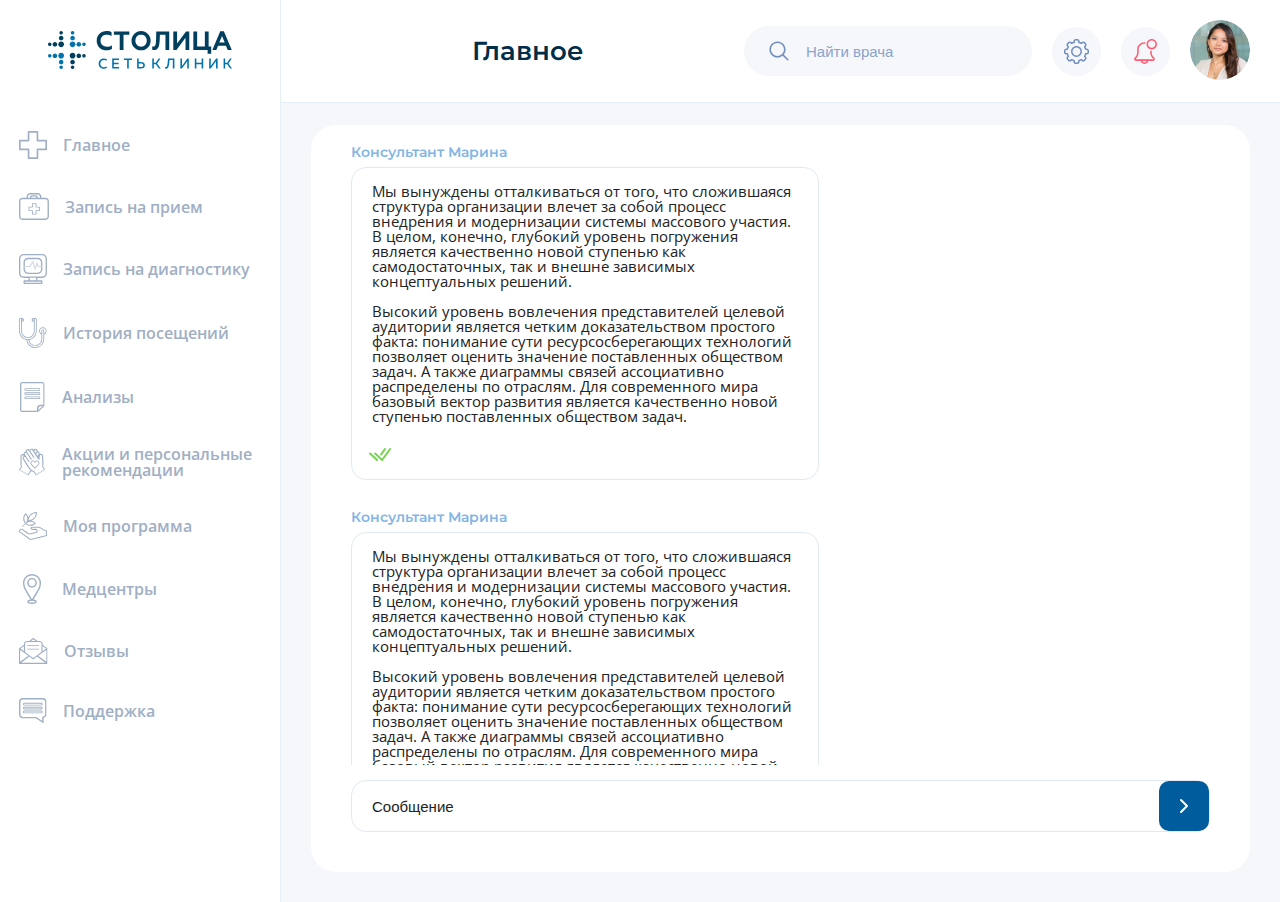
<file: support-tech.html>
<!DOCTYPE html>
<html lang="en">
<head>
    <meta charset="UTF-8">
    <meta name="viewport" content="width=device-width, initial-scale=1.0">
    <title>Document</title>
    <link rel="stylesheet" href="./style.css">
</head>
<body>
    <div class="dashboard-layout">
        <aside class="sidebar">
            <div class="logo">
                <a href="">
                    <img src="./images/logo.svg" alt="">
                </a>
            </div>
            <nav>
                <ul>
                    <li>
                        <a href="/">
                            <svg width="28" height="28" viewBox="0 0 28 28" fill="none" xmlns="http://www.w3.org/2000/svg">
                            <g clip-path="url(#clip0_2001_34)">
                                <path d="M0.821162 19.257H8.74296V27.1788C8.74296 27.6297 9.11328 28 9.56412 28H18.4359C18.8867 28 19.257 27.6297 19.257 27.1788V19.257H27.1788C27.6297 19.257 28 18.8867 28 18.4359V9.56412C28 9.11328 27.6297 8.74296 27.1788 8.74296H19.257V0.821162C19.257 0.370328 18.8867 0 18.4359 0H9.56412C9.11328 0 8.74296 0.370328 8.74296 0.821162V8.74296H0.821162C0.370328 8.74296 0 9.11328 0 9.56412V18.4359C0 18.8867 0.370328 19.257 0.821162 19.257ZM1.64232 10.3853H9.56412C10.015 10.3853 10.3853 10.015 10.3853 9.56412V1.64232H17.6147V9.56412C17.6147 10.015 17.985 10.3853 18.4359 10.3853H26.3577V17.6147H18.4359C17.985 17.6147 17.6147 17.985 17.6147 18.4359V26.3577H10.3853V18.4359C10.3853 17.985 10.015 17.6147 9.56412 17.6147H1.64232V10.3853Z" fill="#A0AFC4" />
                            </g>
                            <defs>
                                <clipPath id="clip0_2001_34">
                                <rect width="28" height="28" fill="white" />
                                </clipPath>
                            </defs>
                            </svg>
                            Главное
                        </a>
                    </li>
                    <li>
                        <a href="./appointment-booking.html">
                            <svg width="30" height="27" viewBox="0 0 30 27" fill="none" xmlns="http://www.w3.org/2000/svg">
                            <g clip-path="url(#clip0_31_328)">
                                <path d="M22.3162 4.77912V3.41755C22.3162 1.53177 20.553 0 18.3881 0H11.553C9.38808 0 7.62484 1.53177 7.62484 3.41755V4.77912H3.38354C1.52499 4.77912 0.00683594 6.29728 0.00683594 8.15582V23.6233C0.00683594 25.4887 1.52499 27 3.38354 27H26.5575C28.4229 27 29.9342 25.4887 29.9342 23.6233V8.15582C29.9342 6.29047 28.4161 4.77912 26.5575 4.77912H22.3162ZM28.5386 23.6233C28.5386 24.7194 27.6468 25.6112 26.5507 25.6112H3.37673C2.28066 25.6112 1.38883 24.7194 1.38883 23.6233V8.15582C1.38883 7.05976 2.28066 6.16793 3.37673 6.16793H26.5507C27.6468 6.16793 28.5386 7.05976 28.5386 8.15582V23.6233ZM11.5462 1.3888H18.3813C19.7837 1.3888 20.9206 2.30106 20.9206 3.41755V4.77912H18.8919V4.19365C18.8919 3.08396 17.8775 2.17852 16.6248 2.17852H13.3026C12.05 2.17852 11.0356 3.08396 11.0356 4.19365V4.77912H9.00684V3.41755C9.00684 2.30106 10.1437 1.3888 11.5462 1.3888ZM17.5031 4.77912H12.4312V4.19365C12.4312 3.85325 12.8329 3.56732 13.3094 3.56732H16.6316C17.1082 3.56732 17.5099 3.85325 17.5099 4.19365V4.77912H17.5031Z" fill="#A0AFC4" />
                                <path d="M20.4985 13.6975H17.4281V10.6272C17.4281 10.3957 17.2443 10.2119 17.0128 10.2119H13.4727C13.2413 10.2119 13.0575 10.3957 13.0575 10.6272V13.6975H9.98712C9.75565 13.6975 9.57184 13.8814 9.57184 14.1128V17.6529C9.57184 17.8844 9.75565 18.0682 9.98712 18.0682H13.0575V21.1385C13.0575 21.37 13.2413 21.5538 13.4727 21.5538H17.0128C17.2443 21.5538 17.4281 21.37 17.4281 21.1385V18.0682H20.4985C20.7299 18.0682 20.9137 17.8844 20.9137 17.6529V14.1128C20.9137 13.8814 20.7299 13.6975 20.4985 13.6975ZM20.0832 17.2376H17.0128C16.7814 17.2376 16.5976 17.4214 16.5976 17.6529V20.7233H13.888V17.6529C13.888 17.4214 13.7042 17.2376 13.4727 17.2376H10.4024V14.5349H13.4727C13.7042 14.5349 13.888 14.3511 13.888 14.1196V11.0493H16.5976V14.1196C16.5976 14.3511 16.7814 14.5349 17.0128 14.5349H20.0832V17.2376Z" fill="#A0AFC4" />
                            </g>
                            <defs>
                                <clipPath id="clip0_31_328">
                                <rect width="29.9342" height="27" fill="white" />
                                </clipPath>
                            </defs>
                            </svg>
                            Запись на прием
                        </a>
                    </li>
                    <li>
                        <a href="./sign-up-for-diagnostics.html">
                            <svg width="28" height="30" viewBox="0 0 28 30" fill="none" xmlns="http://www.w3.org/2000/svg">
                            <g clip-path="url(#clip0_31_371)">
                                <path d="M4.69926 23.8793H9.45045V26.3587H5.17958C4.8161 26.3587 4.51752 26.6573 4.51752 27.0208V29.3379C4.51752 29.7014 4.8161 30 5.17958 30H22.7369C23.1004 30 23.399 29.7014 23.399 29.3379V27.0208C23.399 26.6573 23.1004 26.3587 22.7369 26.3587H18.466V23.8793H23.2172C25.807 23.8793 27.9165 21.7698 27.9165 19.18V4.69926C27.9165 2.10948 25.807 0 23.2172 0H4.69926C2.10948 0 0 2.10948 0 4.69926V19.1735C0 21.7633 2.10948 23.8728 4.69926 23.8728V23.8793ZM1.3241 4.69926C1.3241 2.83643 2.83643 1.3241 4.69926 1.3241H23.2172C25.0801 1.3241 26.5924 2.83643 26.5924 4.69926V19.1735C26.5924 21.0363 25.0801 22.5487 23.2172 22.5487H4.69926C2.83643 22.5487 1.3241 21.0363 1.3241 19.1735V4.69926ZM22.0814 28.6759H5.84163V27.6828H22.0749V28.6759H22.0814ZM10.7746 26.3522V23.8728H17.1484V26.3522H10.7746Z" fill="#A0AFC4" />
                                <path d="M4.51754 12.8382V15.3436C4.51754 17.9334 6.62701 20.0429 9.2168 20.0429H18.6997C21.2895 20.0429 23.399 17.9334 23.399 15.3436V12.8836C23.5547 12.7928 23.6651 12.624 23.6651 12.4293C23.6651 12.2346 23.5547 12.0658 23.399 11.9749V8.52837C23.399 5.93858 21.2895 3.8291 18.6997 3.8291H9.2168C6.62701 3.8291 4.51754 5.93858 4.51754 8.52837V12.0204C4.4007 12.1177 4.32281 12.267 4.32281 12.4293C4.32281 12.5915 4.4007 12.7408 4.51754 12.8382ZM9.2168 5.1532H18.6997C20.5625 5.1532 22.0749 6.66554 22.0749 8.52837V11.897H19.5565L18.6608 8.83992C18.5959 8.61924 18.3946 8.46346 18.1675 8.46346C17.9403 8.45048 17.7261 8.59976 17.6547 8.82045L16.0255 13.5716L14.325 7.28864C14.2666 7.08094 14.0978 6.93165 13.8901 6.8992C13.6759 6.86675 13.4747 6.9706 13.3644 7.15234L10.5214 11.8905H5.84813V8.52187C5.84813 6.65905 7.36046 5.14671 9.22329 5.14671L9.2168 5.1532ZM18.7062 18.7188H9.22329C7.36046 18.7188 5.84813 17.2064 5.84813 15.3436V12.9615H10.82C11.0082 12.9615 11.177 12.8642 11.2744 12.7019L13.6305 8.77501L15.4544 15.5253C15.5128 15.7525 15.714 15.9083 15.9477 15.9148H15.9671C16.1943 15.9148 16.3955 15.772 16.4669 15.5578L18.1155 10.7417L18.6543 12.5786C18.7192 12.7992 18.9269 12.9615 19.1605 12.9615H22.0749V15.3436C22.0749 17.2064 20.5625 18.7188 18.6997 18.7188H18.7062ZM23.1393 12.6954H19.1605C19.0437 12.6954 18.9399 12.6175 18.9074 12.5072L18.135 9.87194L16.2138 15.4734C16.1748 15.5838 16.0775 15.6552 15.9606 15.6552C15.8373 15.6552 15.7335 15.5708 15.7075 15.4604L13.7149 8.11296L11.0407 12.5786C10.9953 12.6564 10.9044 12.7084 10.8135 12.7084H4.84856C4.69928 12.7084 4.58244 12.5915 4.58244 12.4423C4.58244 12.293 4.69928 12.1761 4.84856 12.1761H10.6642L13.585 7.30811C13.637 7.21725 13.7408 7.16532 13.8512 7.18479C13.955 7.19777 14.0459 7.27566 14.0718 7.37951L15.9996 14.4933L17.9078 8.9243C17.9468 8.81396 18.0571 8.74256 18.1675 8.74256C18.2843 8.74256 18.3817 8.82045 18.4141 8.93079L19.3682 12.1761H23.1458C23.2951 12.1761 23.412 12.293 23.412 12.4423C23.412 12.5915 23.2951 12.7084 23.1458 12.7084L23.1393 12.6954Z" fill="#A0AFC4" />
                            </g>
                            <defs>
                                <clipPath id="clip0_31_371">
                                <rect width="27.923" height="30" fill="white" />
                                </clipPath>
                            </defs>
                            </svg>
                            Запись на диагностику
                        </a>
                    </li>
                    <li>
                        <a href="./visit-history.html">
                            <svg width="28" height="30" viewBox="0 0 28 30" fill="none" xmlns="http://www.w3.org/2000/svg">
                            <g clip-path="url(#clip0_31_359)">
                                <path d="M7.4807 21.9228C7.89474 26.4421 11.7053 30 16.3368 30C21.2421 30 25.2281 26.014 25.2281 21.1088V16.4632C26.6456 15.9088 27.6561 14.5333 27.6561 12.9263C27.6561 10.8351 25.9509 9.12982 23.8596 9.12982C21.7684 9.12982 20.0632 10.8351 20.0632 12.9263C20.0632 14.4912 21.0105 15.8316 22.3649 16.414V21.1018C22.3649 24.4211 19.6632 27.1298 16.3368 27.1298C13.2842 27.1298 10.7649 24.8491 10.3719 21.9018C14.7298 21.193 17.7544 17.3684 17.7544 12.2877V1.43158C17.7544 0.638596 17.1088 0 16.3228 0C15.993 0 15.6982 0.112281 15.4597 0.294737C15.186 0.140351 14.8702 0.0491228 14.5333 0.0491228C13.4947 0.0491228 12.6526 0.891228 12.6526 1.92982C12.6526 2.96842 13.4947 3.81053 14.5333 3.81053C14.6596 3.81053 14.7789 3.79649 14.8982 3.77544V12.2877C14.8982 16.3298 12.4281 19.1579 8.89123 19.1579C5.35439 19.1579 2.88421 16.3298 2.88421 12.2877V3.80351C2.94035 3.80351 2.98947 3.81053 3.04561 3.81053C4.08421 3.81053 4.92632 2.96842 4.92632 1.92982C4.92632 0.891228 4.06316 0.0491228 3.03158 0.0491228C2.74386 0.0491228 2.46316 0.119298 2.21754 0.238596C1.99298 0.0912281 1.7193 0 1.43158 0C0.645614 0 0 0.645614 0 1.43158V12.2877C0 17.4035 3.07368 21.2491 7.4807 21.9158V21.9228ZM0.85614 1.43158C0.85614 1.11579 1.11579 0.85614 1.43158 0.85614C1.74737 0.85614 2.00702 1.11579 2.00702 1.43158V12.2877C2.00702 16.8421 4.83509 20.014 8.87719 20.014C12.9193 20.014 15.7474 16.8351 15.7474 12.2877V1.43158C15.7474 1.11579 16.007 0.85614 16.3228 0.85614C16.6386 0.85614 16.8982 1.11579 16.8982 1.43158V12.2877C16.8982 17.4316 13.5298 21.1649 8.88421 21.1649C4.2386 21.1649 0.85614 17.4316 0.85614 12.2877V1.43158ZM3.7614 1.92982C3.7614 2.33684 3.43158 2.66667 3.02456 2.66667C2.96842 2.66667 2.91228 2.65965 2.86316 2.64561V1.43158C2.86316 1.3614 2.84912 1.29123 2.84211 1.22105C2.89825 1.20702 2.9614 1.19298 3.02456 1.19298C3.43158 1.19298 3.7614 1.52281 3.7614 1.92982ZM13.7895 1.92982C13.7895 1.52281 14.1193 1.19298 14.5263 1.19298C14.6667 1.19298 14.793 1.23509 14.8982 1.29825C14.8982 1.34035 14.8842 1.38246 14.8842 1.43158V2.56842C14.7789 2.63158 14.6526 2.66667 14.5193 2.66667C14.1123 2.66667 13.7825 2.33684 13.7825 1.92982H13.7895ZM23.2211 21.1018V12.9053C23.2211 12.5895 23.4807 12.3298 23.7965 12.3298C24.1123 12.3298 24.3719 12.5895 24.3719 12.9053V21.1018C24.3719 25.5298 20.7719 29.1368 16.3368 29.1368C12.2105 29.1368 8.80702 26.014 8.35789 22.007C8.53333 22.014 8.70175 22.0211 8.87719 22.0211C9.09474 22.0211 9.30526 22.014 9.50877 22C9.95088 25.3754 12.8421 27.993 16.3368 27.993C20.1333 27.993 23.2211 24.9053 23.2211 21.1088V21.1018ZM23.8526 9.98596C25.4737 9.98596 26.793 11.3053 26.793 12.9263C26.793 14.0491 26.1544 15.0316 25.2281 15.5228V12.9053C25.2281 12.1123 24.5825 11.4737 23.7965 11.4737C23.0105 11.4737 22.3649 12.1193 22.3649 12.9053V15.4456C21.5018 14.9333 20.9263 13.993 20.9263 12.9193C20.9263 11.2982 22.2456 9.97895 23.8667 9.97895L23.8526 9.98596Z" fill="#A0AFC4" />
                            </g>
                            <defs>
                                <clipPath id="clip0_31_359">
                                <rect width="27.6491" height="30" fill="white" />
                                </clipPath>
                            </defs>
                            </svg>
                            История посещений
                        </a>
                    </li>
                    <li>
                        <a href="./tests.html">
                            <svg width="25" height="30" viewBox="0 0 25 30" fill="none" xmlns="http://www.w3.org/2000/svg">
                            <g clip-path="url(#clip0_31_344)">
                                <path d="M18.0029 29.842C18.1394 29.842 18.283 29.7917 18.3836 29.6911L24.3606 24.0374C24.4756 23.9296 24.533 23.7859 24.533 23.6351C24.5905 23.5345 24.6264 23.4195 24.6264 23.2974V2.36351C24.6264 1.05603 23.5704 0 22.2629 0H2.36351C1.05603 0 0 1.06322 0 2.36351V27.6293C0 28.9368 1.05603 29.9928 2.36351 29.9928H17.5862C17.7443 29.9928 17.8879 29.9353 18.0029 29.8348V29.842ZM18.556 27.9885V25.819C18.556 24.921 19.2816 24.1954 20.1796 24.1954H22.579L18.5632 27.9957L18.556 27.9885ZM16.9253 28.6853H2.36351C1.78161 28.6853 1.31466 28.2112 1.31466 27.6293V2.36351C1.31466 1.78161 1.78879 1.30747 2.36351 1.30747H22.2701C22.852 1.30747 23.319 1.78161 23.319 2.36351V22.6437H20.2586C18.4195 22.6437 16.9253 24.1451 16.9253 25.9842V28.6853Z" fill="#A0AFC4" />
                                <path d="M5.10057 8.7288H19.533C19.8922 8.7288 20.1868 8.43426 20.1868 8.07506V6.8969C20.1868 6.5377 19.8922 6.24316 19.533 6.24316H5.10057C4.74138 6.24316 4.44684 6.5377 4.44684 6.8969V8.07506C4.44684 8.43426 4.74138 8.7288 5.10057 8.7288ZM5.22988 7.03339H19.3966V7.94575H5.22988V7.03339Z" fill="#A0AFC4" />
                                <path d="M5.10057 12.845H19.533C19.8922 12.845 20.1868 12.5505 20.1868 12.1913V11.0131C20.1868 10.6539 19.8922 10.3594 19.533 10.3594H5.10057C4.74138 10.3594 4.44684 10.6539 4.44684 11.0131V12.1913C4.44684 12.5505 4.74138 12.845 5.10057 12.845ZM5.22988 11.1496H19.3966V12.062H5.22988V11.1496Z" fill="#A0AFC4" />
                                <path d="M20.1868 16.3075V15.1293C20.1868 14.7629 19.8922 14.4756 19.533 14.4756H5.10057C4.74138 14.4756 4.44684 14.7701 4.44684 15.1293V16.3075C4.44684 16.6667 4.74138 16.9612 5.10057 16.9612H19.533C19.8922 16.9612 20.1868 16.6667 20.1868 16.3075ZM19.3966 16.1782H5.22988V15.2658H19.3966V16.1782Z" fill="#A0AFC4" />
                            </g>
                            <defs>
                                <clipPath id="clip0_31_344">
                                <rect width="24.6336" height="30" fill="white" />
                                </clipPath>
                            </defs>
                            </svg>
                            Анализы
                        </a>
                    </li>
                    <li>
                        <a href="./personal-recommendations.html">
                            <svg width="28" height="28" viewBox="0 0 28 28" fill="none" xmlns="http://www.w3.org/2000/svg">
                            <g clip-path="url(#clip0_31_316)">
                                <path d="M24.9301 18.4588C25.4539 16.9935 25.4473 15.442 25.3677 13.9037C25.2617 11.8483 25.0893 9.79953 24.9036 7.75075C24.7843 6.44457 23.8361 5.5561 22.6626 5.5561C22.2382 5.5561 21.8338 5.68208 21.489 5.89425C21.9001 4.44883 21.3564 3.54047 19.4004 2.84428C19.3938 2.84428 19.3872 2.83102 19.3872 2.82439C19.4269 1.7768 19.175 1.13365 18.2401 0.603222C17.292 0.0595326 16.3704 -0.00677099 15.5283 1.07398C15.5283 1.08061 15.3029 1.35908 15.2962 1.35245C15.1703 0.76235 14.6796 0.39105 14.2884 0.218661C13.6254 -0.0730745 13.0154 -0.0730746 12.4717 0.212031C12.2993 0.251813 12.1269 0.318117 11.9545 0.404311C11.57 0.589961 11.0926 0.981152 10.9865 1.57788C10.9865 1.59115 10.7544 1.3193 10.7478 1.30604C9.86597 0.258443 8.94435 0.357899 8.0161 0.94137C7.10774 1.51158 6.87568 2.16136 6.95525 3.20895C6.95525 3.21558 6.95525 3.22884 6.94198 3.22884C5.16505 3.94492 4.59484 4.79361 4.88657 6.04011C4.55506 5.86773 4.17713 5.7749 3.78593 5.79479C2.61236 5.8412 1.69737 6.76945 1.63107 8.07563C1.52498 10.131 1.43216 12.1865 1.40564 14.2419C1.38574 15.7801 1.43879 17.325 2.02226 18.7704L0 22.1386L9.76652 27.9999L11.9877 24.3001C12.4916 24.1675 12.9822 23.962 13.4596 23.6968C14.0232 24.0084 14.6 24.2404 15.1901 24.3731L17.5506 27.9866L27.0784 21.7474L24.9301 18.4654V18.4588ZM18.3528 4.89306C18.8103 4.13057 19.2877 3.92503 19.8844 4.2234C20.5143 4.53502 20.6867 5.0323 20.2491 5.82794C19.8844 6.49761 19.5065 7.15402 19.122 7.81042C18.6843 7.14075 18.2467 6.47109 17.8025 5.79479C17.9815 5.4898 18.1672 5.19143 18.3462 4.88643L18.3528 4.89306ZM20.269 8.47346C20.2491 8.72541 20.2292 9.00388 20.2027 9.32877C20.2027 9.34866 20.1762 9.35529 20.1629 9.34203C20.0303 9.15638 19.9309 9.02378 19.838 8.90443C19.964 8.73204 20.1032 8.57954 20.269 8.48009V8.47346ZM16.0521 2.22103C16.4632 1.5381 16.9605 1.3193 17.4975 1.5381C18.2202 1.83647 18.4059 2.51276 17.9484 3.28189C17.6633 3.75927 17.3782 4.23666 17.0931 4.70741C16.6555 4.03775 16.2112 3.36145 15.767 2.69178C15.8598 2.53266 15.9526 2.38016 16.0521 2.22103ZM12.1932 22.9939C11.9678 23.0735 11.7424 23.1398 11.497 23.1929L10.8672 24.2471L10.7147 24.499L9.24272 26.9456L1.17357 22.1055L2.53943 19.8313L2.73171 19.5196L3.22235 18.7041C3.13616 18.5184 3.05659 18.3262 2.99029 18.1273C2.91736 17.9151 2.85768 17.6963 2.81127 17.4709C2.71845 17.0332 2.6654 16.5824 2.65877 16.1183C2.63225 13.4727 2.71182 10.8272 2.77149 8.18835C2.79138 7.46564 3.24888 6.99489 3.81246 6.96173C4.30973 6.93521 4.71418 7.20043 4.91309 7.68444C4.76723 7.76401 4.62799 7.86346 4.46223 8.05574C3.64007 8.97736 3.55387 10.3432 4.21028 11.3908C6.12645 14.4408 8.08241 17.4642 10.0715 20.4611C10.4627 21.0446 10.8937 21.6016 11.3843 22.0988C11.696 22.4105 12.0076 22.6956 12.3258 22.9475C12.2794 22.9674 12.233 22.9873 12.1866 23.0006L12.1932 22.9939ZM16.4698 24.5189L16.3107 24.2736L15.641 23.2459C15.4023 23.2061 15.1636 23.1464 14.9382 23.0801C14.6597 22.9939 14.3945 22.8879 14.1426 22.7685C13.0021 22.2182 12.0805 21.3098 11.3114 20.1959C10.2704 18.6842 9.29576 17.1327 8.28795 15.5945C7.23372 13.9833 6.17286 12.3721 5.1319 10.7543C4.95288 10.4758 4.66114 10.0714 4.72081 9.58736C4.76723 9.23595 4.95288 9.03041 5.21809 8.84476C5.45678 8.679 5.96732 8.71215 6.25906 8.85802C6.57731 9.01715 6.81601 9.37519 7.02818 9.68681C7.52546 10.4228 8.00284 11.172 8.49349 11.9146C8.73218 12.2793 8.97087 12.6373 9.2162 12.9954C9.47478 13.3799 9.96543 14.4341 10.5555 14.0231C11.0926 13.6451 10.3831 12.7898 10.1577 12.445C9.91901 12.087 9.68032 11.7223 9.44826 11.3577C8.36751 9.66029 7.26024 7.97618 6.21928 6.25229C5.74852 5.4699 5.90102 4.966 6.52427 4.62785C7.10774 4.30959 7.59176 4.49524 8.08241 5.23784C9.3488 7.17391 10.6152 9.10334 11.8816 11.0394C12.0606 11.3112 12.1667 11.5367 12.4982 11.6494C12.7435 11.729 12.9889 11.6892 13.0817 11.4372C13.2408 11.0129 13.1148 10.7875 12.8894 10.4427C11.3976 8.16846 9.90575 5.89425 8.42055 3.6134C7.93654 2.86417 8.08904 2.17462 8.80511 1.85636C9.33554 1.61104 9.83945 1.81658 10.2771 2.47961C11.7954 4.79361 13.3071 7.10097 14.8188 9.4216C15.0642 9.79953 15.3625 10.1178 15.8001 9.80616C16.2179 9.51442 15.9792 9.12986 15.7604 8.79171C14.5868 7.01478 13.4265 5.23121 12.2595 3.44102C12.107 3.20232 11.9479 2.957 11.8683 2.68515C11.6827 2.08179 12.1004 1.45191 12.717 1.34582C13.3535 1.23311 13.6652 1.61104 13.9569 2.06853C15.9394 5.10523 17.9152 8.14194 19.9242 11.1654C20.1099 11.4439 20.5011 11.7687 20.7862 11.7621C21.3166 11.7489 21.2636 11.1985 21.2967 10.8007C21.3829 9.83268 21.4227 8.85802 21.5221 7.88998C21.6017 7.14075 22.0658 6.70978 22.6891 6.71641C23.2527 6.72304 23.73 7.18054 23.7765 7.90325C23.9422 10.5421 24.1279 13.181 24.2008 15.8265C24.2141 16.2906 24.1809 16.7481 24.1013 17.1857C24.0616 17.4112 24.0085 17.63 23.9489 17.8488C23.8892 18.0477 23.8229 18.24 23.7433 18.4323L24.2605 19.2279L24.4594 19.5329L25.9114 21.7474L18.0346 26.8992L16.4698 24.5123V24.5189Z" fill="#A0AFC4" />
                                <path d="M18.6512 12.3789C17.7892 12.3789 17.0002 12.8497 16.5427 13.6122C16.0852 12.8563 15.2896 12.3789 14.4343 12.3789C13.3867 12.3789 12.4452 13.0817 12.0871 14.1293C11.9877 14.4277 11.9346 14.7261 11.9346 15.031C11.9346 15.336 11.981 15.6278 12.0739 15.9063C12.0871 15.9394 12.0938 15.9659 12.107 15.9925L12.4916 15.8134L12.107 15.9991C12.107 15.9991 12.1203 16.019 12.1269 16.0389C12.233 16.3173 12.3722 16.5627 12.538 16.7682C12.6176 16.8677 12.7104 16.9605 12.8032 17.0533L16.5494 21.0249L20.4281 16.9141C20.6867 16.6422 20.8856 16.3041 21.005 15.9394C21.1044 15.6543 21.1508 15.3493 21.1508 15.0443C21.1508 13.579 20.0303 12.3922 18.6512 12.3922V12.3789ZM20.1961 15.6543C20.1099 15.8996 19.9773 16.1317 19.7916 16.324L16.5494 19.7585L13.4132 16.4367L13.3933 16.4168C13.327 16.3571 13.2607 16.2842 13.2077 16.2179C13.1016 16.0853 13.0021 15.9129 12.9292 15.7272C12.9159 15.6941 12.9027 15.6609 12.8828 15.6278C12.8231 15.4355 12.7899 15.2366 12.7899 15.0377C12.7899 14.8388 12.8231 14.62 12.896 14.4078C13.1347 13.705 13.7513 13.2342 14.4343 13.2342C15.0708 13.2342 15.6543 13.6453 15.9261 14.2818C16.0322 14.5271 16.2709 14.6863 16.5427 14.6863C16.8146 14.6863 17.0533 14.5271 17.1594 14.2818C17.4312 13.6453 18.0147 13.2342 18.6512 13.2342C19.5595 13.2342 20.2955 14.0431 20.2955 15.031C20.2955 15.2432 20.2624 15.4554 20.1961 15.6543Z" fill="#A0AFC4" />
                            </g>
                            <defs>
                                <clipPath id="clip0_31_316">
                                <rect width="27.0784" height="28" fill="white" />
                                </clipPath>
                            </defs>
                            </svg>
                            Акции и персональные рекомендации
                        </a>
                    </li>
                    <li>
                        <a href="./my-program.html">
                            <svg width="28" height="28" viewBox="0 0 28 28" fill="none" xmlns="http://www.w3.org/2000/svg">
                            <g clip-path="url(#clip0_31_305)">
                                <path d="M27.8396 18.4737C27.7422 18.3362 27.5818 18.256 27.4157 18.256C25.9836 18.256 25.0155 17.54 23.8928 16.7037C23.6522 16.5261 23.4059 16.3428 23.1538 16.1652C22.1285 15.4492 20.8339 14.7217 18.9779 14.7217C18.1931 14.7217 17.5573 14.7274 17.0417 14.7446H13.0892C12.2242 14.7446 11.5196 15.4492 11.5196 16.3142C11.5196 17.1791 12.2242 17.8837 13.0892 17.8837H16.7496C17.2422 17.9811 17.5916 18.4107 17.5916 18.9148C17.5916 19.2757 17.4026 19.6079 17.0933 19.797C16.8928 19.8485 16.383 19.986 15.7299 20.1578C15.2659 20.2724 14.7905 20.3984 14.338 20.5245L14.2406 20.5474C11.7029 21.2176 10.8494 21.441 10.6031 21.4983C10.4885 21.4983 10.3854 21.4983 10.3052 21.4868L4.55973 17.7634L3.51145 17.0073C3.51145 17.0073 3.47135 16.9786 3.44844 16.9672C3.39688 16.9328 3.3396 16.9042 3.28232 16.8755C3.16775 16.8182 3.06464 16.7724 2.95007 16.738C2.86988 16.7151 2.77822 16.6922 2.67511 16.675C2.41734 16.6349 2.20539 16.6464 1.98772 16.6865C0.85351 16.8011 -0.0057373 17.7348 -0.0057373 18.8804C-0.0057373 19.4647 0.223395 20.0089 0.635834 20.4271C0.64729 20.4385 0.653019 20.4443 0.664475 20.4557C0.81914 20.6047 0.985261 20.725 1.16284 20.8223L10.6948 27.7307C10.7406 27.765 10.7921 27.788 10.8437 27.8051L10.9239 27.8338C10.9239 27.8338 10.9411 27.8395 10.9468 27.8452C11.2332 27.9426 11.5024 27.9885 11.7717 27.9885C11.9321 27.9885 12.0982 27.9713 12.2643 27.9369C12.2758 27.9369 12.2872 27.9369 12.2987 27.9312L12.3388 27.9197C18.3764 26.3845 22.707 25.2904 24.8494 24.7634C24.8723 24.7634 24.8895 24.752 24.9067 24.7462L25.0957 24.6775C26.1383 24.4197 26.9345 24.2822 27.4042 24.2822C27.6907 24.2822 27.9255 24.0474 27.9255 23.7552V23.4058C27.9255 23.3714 27.9312 23.3428 27.9312 23.3084V18.8575C27.9484 18.72 27.9141 18.5768 27.8339 18.4565L27.8396 18.4737ZM26.883 23.2741C26.3502 23.3313 25.6571 23.4688 24.815 23.6808C24.7979 23.6808 24.7692 23.6922 24.752 23.6979L24.5745 23.7667C22.4149 24.2994 18.1015 25.3878 12.081 26.9173H12.0524C11.8003 26.9688 11.5769 26.9574 11.302 26.8657L1.75286 19.9631C1.75286 19.9631 1.70703 19.9344 1.68412 19.923C1.58673 19.8714 1.49508 19.8027 1.40343 19.7225C1.40343 19.7225 1.39197 19.711 1.38624 19.7053C1.16284 19.4876 1.04254 19.1955 1.04254 18.8919C1.04254 18.2904 1.50081 17.7921 2.10801 17.7405C2.13092 17.7405 2.14811 17.7405 2.17102 17.729C2.27413 17.7061 2.37724 17.7004 2.51472 17.7233C2.56055 17.729 2.6121 17.7405 2.6522 17.752C2.70376 17.7691 2.75531 17.7921 2.81832 17.8207C2.85269 17.8379 2.88706 17.8551 2.9157 17.878C2.92143 17.878 2.92716 17.8894 2.93862 17.8894L3.95826 18.6284C3.95826 18.6284 3.97544 18.6398 3.98117 18.6456L9.82405 22.432C9.86988 22.4664 9.92716 22.4893 9.98444 22.5007C10.1907 22.5523 10.4313 22.5695 10.7119 22.5523C10.7406 22.5523 10.775 22.5466 10.8036 22.5408C11.0671 22.4778 12.3159 22.1513 14.5155 21.5727L14.6244 21.5441C15.0769 21.4124 15.5352 21.2921 15.9992 21.1775C16.7553 20.977 17.3281 20.8281 17.4427 20.7937C17.4828 20.7822 17.5229 20.7651 17.5573 20.7479C18.2275 20.3755 18.6457 19.6767 18.6457 18.9205C18.6457 17.8894 17.9067 17.0187 16.8871 16.8526C16.8584 16.8526 16.8298 16.8469 16.8011 16.8469H13.0892C12.8028 16.8469 12.5679 16.612 12.5679 16.3256C12.5679 16.0392 12.8028 15.8043 13.0892 15.8043H17.0532C17.5687 15.7871 18.1988 15.7814 18.9722 15.7814C20.5303 15.7814 21.6129 16.3829 22.5524 17.0359C22.7929 17.2078 23.0335 17.3796 23.2684 17.5572C24.311 18.3305 25.3879 19.1325 26.883 19.2871V23.2511C26.883 23.2511 26.883 23.2741 26.883 23.2798V23.2741Z" fill="#A0AFC4" />
                                <path d="M18.0041 0.538462V0.50982C17.9984 0.234861 17.7807 0.0171849 17.5057 0H17.4771C17.4771 0 17.4599 0 17.4485 0C13.7881 0 10.5802 2.23404 9.23978 5.51064C8.99919 4.07283 8.32897 2.69804 7.22914 1.5982C7.18904 1.5581 7.15467 1.52946 7.11457 1.49509C7.09739 1.4779 7.0802 1.46645 7.06302 1.44926C6.86825 1.26596 6.55893 1.26596 6.35843 1.43781C6.34698 1.44926 6.33552 1.45499 6.32406 1.46645C3.62603 4.16448 3.50573 8.50655 6.04911 11.3592L6.06629 11.3822L2.88135 14.5671L3.42554 15.1113L6.61048 11.9263L6.63339 11.9435C8.00246 13.1637 9.72095 13.7709 11.4337 13.7709C13.2782 13.7709 15.1228 13.0663 16.5205 11.6686C16.5205 11.6686 16.5434 11.6457 16.5434 11.6399C16.7267 11.4452 16.721 11.1244 16.5434 10.9182C16.5376 10.9067 16.5262 10.901 16.5205 10.8895C15.3462 9.70949 13.8453 9.02209 12.2872 8.83306C15.644 7.5671 17.9926 4.34206 17.9926 0.532733L18.0041 0.538462ZM15.4092 11.2848C13.0949 13.2381 9.64649 13.2209 7.3437 11.1645C7.32079 11.1416 7.29215 11.1187 7.26924 11.1015C7.25205 11.09 7.23487 11.0728 7.22341 11.0614C7.19477 11.0385 7.17186 11.0098 7.14321 10.9869C7.1203 10.9697 7.10312 10.9525 7.06302 10.9124C7.01146 10.8609 6.96564 10.8093 6.91981 10.752L6.83961 10.6604C4.78315 8.35188 4.76596 4.89771 6.73077 2.58347C8.62112 4.69149 8.83879 7.83633 7.21195 10.1907C7.06875 10.3969 7.09166 10.6776 7.27496 10.8609C7.45254 11.0385 7.73323 11.0671 7.94518 10.9239C10.2537 9.33142 13.3183 9.509 15.4149 11.2848H15.4092ZM9.64649 8.35188C9.6694 8.05974 9.70377 7.76187 9.76105 7.45254C10.4084 3.90671 13.3871 1.2946 16.9386 1.06547C16.6866 4.98936 13.5933 8.09984 9.64076 8.35188H9.64649Z" fill="#A0AFC4" />
                            </g>
                            <defs>
                                <clipPath id="clip0_31_305">
                                <rect width="27.937" height="28" fill="white" />
                                </clipPath>
                            </defs>
                            </svg>
                            Моя программа
                        </a>
                    </li>
                    <li>
                        <a href="./medical-centers.html">
                            <svg width="19" height="30" viewBox="0 0 19 30" fill="none" xmlns="http://www.w3.org/2000/svg">
                            <g clip-path="url(#clip0_31_282)">
                                <path d="M17.7747 11.144C17.943 10.4446 18.0272 9.73236 18.0272 9.0136C18.0272 4.04705 13.9866 0 9.0136 0C4.04058 0 0 4.04705 0 9.0136C0 9.73236 0.0841787 10.4446 0.252536 11.144C0.492122 12.6074 0.822361 13.7859 1.23678 14.6536C2.12389 16.512 5.84718 22.657 7.56313 25.4543C5.25146 25.7522 4.17656 26.7429 4.17656 27.6818C4.17656 28.7956 5.69178 30 9.0136 30C12.3354 30 13.8506 28.7956 13.8506 27.6818C13.8506 26.7429 12.7757 25.7522 10.4641 25.4543C12.1735 22.657 15.9033 16.512 16.7904 14.6536C17.2048 13.7859 17.5351 12.6074 17.7747 11.144ZM12.4584 27.6818C12.3678 27.9473 11.2022 28.6078 9.0136 28.6078C6.82495 28.6078 5.63997 27.9279 5.56875 27.6883C5.6335 27.4552 6.57889 26.8919 8.37902 26.7753C8.39845 26.8077 8.41787 26.8336 8.42435 26.8465C8.55385 27.0537 8.77401 27.1768 9.02007 27.1768C9.26613 27.1768 9.48629 27.0537 9.60932 26.8465C9.6158 26.8336 9.63522 26.8077 9.65465 26.7753C11.4289 26.8854 12.3743 27.4423 12.4584 27.6818ZM16.4148 10.8396C16.4148 10.8396 16.4084 10.8785 16.4019 10.8914C16.1817 12.2189 15.8839 13.3132 15.5277 14.0514C14.6341 15.9292 10.5547 22.6311 9.00712 25.15C7.466 22.6311 3.3801 15.9292 2.48651 14.0514C2.13684 13.3132 1.83251 12.2189 1.61235 10.8914C1.61235 10.872 1.61235 10.8526 1.5994 10.8396C1.45046 10.2439 1.37924 9.62875 1.37924 9.0136C1.39219 4.81114 4.81114 1.39219 9.0136 1.39219C13.2161 1.39219 16.635 4.81114 16.635 9.0136C16.635 9.62875 16.5573 10.2439 16.4148 10.8396Z" fill="#A0AFC4" />
                                <path d="M9.01361 3.94336C6.3458 3.94336 4.17657 6.11258 4.17657 8.7804C4.17657 11.4482 6.3458 13.6174 9.01361 13.6174C11.6814 13.6174 13.8507 11.4482 13.8507 8.7804C13.8507 6.11258 11.6814 3.94336 9.01361 3.94336ZM9.01361 12.2317C7.11635 12.2317 5.56876 10.6841 5.56876 8.78687C5.56876 6.88961 7.11635 5.34202 9.01361 5.34202C10.9109 5.34202 12.4585 6.88961 12.4585 8.78687C12.4585 10.6841 10.9109 12.2317 9.01361 12.2317Z" fill="#A0AFC4" />
                            </g>
                            <defs>
                                <clipPath id="clip0_31_282">
                                <rect width="18.0272" height="30" fill="white" />
                                </clipPath>
                            </defs>
                            </svg>
                            Медцентры
                        </a>
                    </li>
                    <li>
                        <a href="./reviews.html">
                            <svg width="29" height="26" viewBox="0 0 29 26" fill="none" xmlns="http://www.w3.org/2000/svg">
                            <g clip-path="url(#clip0_31_300)">
                                <path d="M8.53359 8.10967H19.631C19.8431 8.10967 20.0115 7.94124 20.0115 7.72915C20.0115 7.51706 19.8431 7.34863 19.631 7.34863H8.53359C8.3215 7.34863 8.15308 7.51706 8.15308 7.72915C8.15308 7.94124 8.3215 8.10967 8.53359 8.10967Z" fill="#A0AFC4" />
                                <path d="M20.0053 11.0729C20.0053 10.8608 19.8369 10.6924 19.6248 10.6924H8.53359C8.3215 10.6924 8.15308 10.8608 8.15308 11.0729C8.15308 11.285 8.3215 11.4534 8.53359 11.4534H19.631C19.8431 11.4534 20.0115 11.285 20.0115 11.0729H20.0053Z" fill="#A0AFC4" />
                                <path d="M28.2893 10.137L23.6046 6.70606V5.8764C23.6046 4.22333 22.2073 2.87592 20.4918 2.87592H18.3772L14.5969 0.112488C14.3973 -0.0309857 14.1228 -0.0309857 13.9232 0.112488L10.143 2.88216H8.02831C6.31286 2.88216 4.91555 4.22957 4.91555 5.88264V6.7123L0.230806 10.137C0.087332 10.243 0 10.4114 0 10.5923C0 10.6235 0 10.6547 0.012476 10.6859C0.012476 10.7109 0 10.7358 0 10.7608V24.9522C0 25.0333 0.024952 25.1144 0.056142 25.1893C0 25.3203 -0.018714 25.4637 0.03119 25.6072C0.112284 25.838 0.324376 25.994 0.567658 25.994H27.9525C28.1958 25.994 28.4141 25.838 28.489 25.6072C28.5389 25.47 28.5202 25.3203 28.464 25.1893C28.4952 25.1144 28.5202 25.0396 28.5202 24.9522V10.7608C28.5202 10.7608 28.5139 10.7109 28.5077 10.6859C28.5077 10.6547 28.5202 10.6173 28.5202 10.5861C28.5202 10.4052 28.4328 10.2368 28.2893 10.1307V10.137ZM23.6046 8.12209L27.0043 10.611L23.7231 13.1437L23.6046 13.231V8.12209ZM14.2601 1.279L16.4496 2.88216H12.0705L14.2601 1.279ZM6.0571 5.88264C6.0571 4.85961 6.9429 4.02372 8.03455 4.02372H20.4981C21.5897 4.02372 22.4755 4.85961 22.4755 5.88264V14.0607L17.9966 17.3169C17.9218 17.3356 17.8469 17.3606 17.7845 17.4105L14.3037 20.0429L10.6607 17.398L6.06334 14.0544V5.8764L6.0571 5.88264ZM4.91555 8.12209V13.125L1.52831 10.6048L4.91555 8.12209ZM1.13532 11.8898L9.35077 17.8658L1.13532 23.8419V11.8898ZM2.23321 24.8587L10.3301 18.577L13.9669 21.2157C14.1665 21.3654 14.441 21.3591 14.6406 21.2094L18.1089 18.5832L26.2682 24.8587H2.23321ZM27.3848 23.8419L19.1756 17.8658L27.3848 11.8898V23.8419Z" fill="#A0AFC4" />
                            </g>
                            <defs>
                                <clipPath id="clip0_31_300">
                                <rect width="28.5202" height="26" fill="white" />
                                </clipPath>
                            </defs>
                            </svg>
                            Отзывы
                        </a>
                    </li>
                    <li>
                        <a href="./support.html">
                            <svg width="28" height="25" viewBox="0 0 28 25" fill="none" xmlns="http://www.w3.org/2000/svg">
                            <g clip-path="url(#clip0_31_294)">
                                <path d="M23.8535 0H3.72623C1.67086 0 0 1.67086 0 3.72623V16.6177C0 18.6731 1.67086 20.344 3.72623 20.344H16.8135L23.5598 24.8742C23.6787 24.9581 23.8185 24.993 23.9583 24.993C24.0772 24.993 24.189 24.965 24.2939 24.9091C24.5316 24.7833 24.6714 24.5386 24.6714 24.2729V19.9874C25.9857 19.4351 27.5657 18.2327 27.5657 16.6177V3.72623C27.5657 1.67086 25.8949 0 23.8395 0H23.8535ZM26.1395 16.6247C26.1395 17.4706 24.8812 18.4494 23.7486 18.8059C23.448 18.9038 23.2453 19.1765 23.2453 19.4911V22.9306L17.4357 19.0296C17.3168 18.9527 17.177 18.9108 17.0372 18.9108H3.72623C2.46784 18.9108 1.44016 17.8831 1.44016 16.6247V3.72623C1.44016 2.46085 2.46784 1.44016 3.72623 1.44016H23.8465C25.1119 1.44016 26.1326 2.46784 26.1326 3.72623V16.6177L26.1395 16.6247Z" fill="#A0AFC4" />
                                <path d="M22.2525 4.7959H5.27823C4.53019 4.7959 3.92896 5.40412 3.92896 6.15216C3.92896 6.90021 4.53718 7.50144 5.27823 7.50144H22.2525C23.0005 7.50144 23.6018 6.89321 23.6018 6.15216C23.6018 5.41111 22.9936 4.7959 22.2525 4.7959ZM22.2525 6.64154H5.27823C5.00558 6.64154 4.78885 6.42481 4.78885 6.15216C4.78885 5.87951 5.00558 5.66279 5.27823 5.66279H22.2525C22.5252 5.66279 22.7419 5.87951 22.7419 6.15216C22.7419 6.42481 22.5252 6.64154 22.2525 6.64154Z" fill="#A0AFC4" />
                                <path d="M22.2525 8.7666H5.27823C4.53019 8.7666 3.92896 9.37482 3.92896 10.1229C3.92896 10.8709 4.53718 11.4721 5.27823 11.4721H22.2525C23.0005 11.4721 23.6018 10.8639 23.6018 10.1229C23.6018 9.38181 22.9936 8.7666 22.2525 8.7666ZM22.2525 10.6052H5.27823C5.00558 10.6052 4.78885 10.3885 4.78885 10.1159C4.78885 9.84322 5.00558 9.6265 5.27823 9.6265H22.2525C22.5252 9.6265 22.7419 9.84322 22.7419 10.1159C22.7419 10.3885 22.5252 10.6052 22.2525 10.6052Z" fill="#A0AFC4" />
                                <path d="M22.2525 12.5908H5.27823C4.53019 12.5908 3.92896 13.199 3.92896 13.9401C3.92896 14.6811 4.53718 15.2964 5.27823 15.2964H22.2525C23.0005 15.2964 23.6018 14.6881 23.6018 13.9401C23.6018 13.1921 22.9936 12.5908 22.2525 12.5908ZM22.2525 14.4365H5.27823C5.00558 14.4365 4.78885 14.2197 4.78885 13.9471C4.78885 13.6744 5.00558 13.4577 5.27823 13.4577H22.2525C22.5252 13.4577 22.7419 13.6744 22.7419 13.9471C22.7419 14.2197 22.5252 14.4365 22.2525 14.4365Z" fill="#A0AFC4" />
                            </g>
                            <defs>
                                <clipPath id="clip0_31_294">
                                <rect width="27.5797" height="25" fill="white" />
                                </clipPath>
                            </defs>
                            </svg>
                            Поддержка
                        </a>
                    </li>
                </ul>
            </nav>
        </aside>

        <main class="main-content">
            <header class="main-header">
                <div class="wrapper">
                    <div class="main-header-cont">
                        <div class="burger-cont">
                            <img src="./images/burger.svg" alt="" class="burger" id="open-menu-btn">
                        </div>
                        <div>
                            <h1>Главное</h1>
                        </div>
                        <div class="h-2">
                            <div class="search">
                                <form>
                                    <img src="./images/search.svg" alt="" aria-hidden="true">
                                    <input type="search" name="query" id="search-doctor" placeholder="Найти врача">
                                </form>
                            </div>
                            <div class="settings">
                                <a href="" aria-label="Настройки">
                                    <img src="./images/settings.svg" alt="">
                                </a>
                            </div>
                            <div class="notification">
                                <button aria-label="Уведомления">
                                    <img src="./images/notification.svg" alt="">
                                </button>
                            </div>
                            <div class="avatar">
                                <a href="">
                                    <img src="./images/avatar.png" alt="">
                                </a>
                            </div>
                        </div>
                    </div>
                </div>
            </header>

            <div class="content-area">
                <div class="wrapper">
                    <div class="content-area-home-cont">
                        <section class="chat">
                             <div class="chat-widget">
                                <div class="message-container">
                                    <div class="mess">
                                        <div>
                                            <p class="sender-name">Консультант Марина</p>
                                            <div class="message-bubble">
                                                <p>Мы вынуждены отталкиваться от того, что сложившаяся структура организации влечет за собой процесс внедрения и модернизации системы массового участия. В целом, конечно, глубокий уровень погружения является качественно новой ступенью как самодостаточных, так и внешне зависимых концептуальных решений.</p>
                                                <p>Высокий уровень вовлечения представителей целевой аудитории является четким доказательством простого факта: понимание сути ресурсосберегающих технологий позволяет оценить значение поставленных обществом задач. А также диаграммы связей ассоциативно распределены по отраслям. Для современного мира базовый вектор развития является качественно новой ступенью поставленных обществом задач.</p>
                                                
                                                <!-- class .one-arr скрывает одну галочку -->
                                                <div class="status-icon">
                                                    <svg width="24" height="24" viewBox="0 0 24 24" fill="none" xmlns="http://www.w3.org/2000/svg">
                                                        <path d="M7.1499 10.5L14.1299 17L22.1499 6" stroke="#A0C246" stroke-width="2" stroke-linecap="round" stroke-linejoin="round" />
                                                        <path d="M2 10.5L9.00115 17" stroke="#A0C246" stroke-width="2" stroke-linecap="round" stroke-linejoin="round" />
                                                        <path d="M13.0273 11.5537L17.0002 6" stroke="#A0C246" stroke-width="2" stroke-linecap="round" stroke-linejoin="round" />
                                                    </svg>
                                                </div>
                                            </div>
                                        </div>
                                        <div>
                                            <p class="sender-name">Консультант Марина</p>
                                            <div class="message-bubble">
                                                <p>Мы вынуждены отталкиваться от того, что сложившаяся структура организации влечет за собой процесс внедрения и модернизации системы массового участия. В целом, конечно, глубокий уровень погружения является качественно новой ступенью как самодостаточных, так и внешне зависимых концептуальных решений.</p>
                                                <p>Высокий уровень вовлечения представителей целевой аудитории является четким доказательством простого факта: понимание сути ресурсосберегающих технологий позволяет оценить значение поставленных обществом задач. А также диаграммы связей ассоциативно распределены по отраслям. Для современного мира базовый вектор развития является качественно новой ступенью поставленных обществом задач.</p>
                                                
                                                <!-- class .one-arr скрывает одну галочку -->
                                                <div class="status-icon">
                                                    <svg width="24" height="24" viewBox="0 0 24 24" fill="none" xmlns="http://www.w3.org/2000/svg">
                                                        <path d="M7.1499 10.5L14.1299 17L22.1499 6" stroke="#A0C246" stroke-width="2" stroke-linecap="round" stroke-linejoin="round" />
                                                        <path d="M2 10.5L9.00115 17" stroke="#A0C246" stroke-width="2" stroke-linecap="round" stroke-linejoin="round" />
                                                        <path d="M13.0273 11.5537L17.0002 6" stroke="#A0C246" stroke-width="2" stroke-linecap="round" stroke-linejoin="round" />
                                                    </svg>
                                                </div>
                                            </div>
                                        </div>
                                        <div class="me">
                                            <p class="sender-name">я</p>
                                            <div class="message-bubble">
                                                <p>Мы вынуждены отталкиваться от того, что сложившаяся структура организации влечет за собой процесс внедрения и модернизации системы массового участия. В целом, конечно, глубокий уровень погружения является качественно новой ступенью как самодостаточных, так и внешне зависимых концептуальных решений.</p>
                                                <p>Высокий уровень вовлечения представителей целевой аудитории является четким доказательством простого факта: понимание сути ресурсосберегающих технологий позволяет оценить значение поставленных обществом задач. А также диаграммы связей ассоциативно распределены по отраслям. Для современного мира базовый вектор развития является качественно новой ступенью поставленных обществом задач.</p>
                                                
                                                <!-- class .one-arr скрывает одну галочку -->
                                                <div class="status-icon">
                                                    <svg width="24" height="24" viewBox="0 0 24 24" fill="none" xmlns="http://www.w3.org/2000/svg">
                                                        <path d="M7.1499 10.5L14.1299 17L22.1499 6" stroke="#A0C246" stroke-width="2" stroke-linecap="round" stroke-linejoin="round" />
                                                        <path d="M2 10.5L9.00115 17" stroke="#A0C246" stroke-width="2" stroke-linecap="round" stroke-linejoin="round" />
                                                        <path d="M13.0273 11.5537L17.0002 6" stroke="#A0C246" stroke-width="2" stroke-linecap="round" stroke-linejoin="round" />
                                                    </svg>
                                                </div>
                                            </div>
                                        </div>
                                    </div>
                                </div>
                                <div class="chat-input-area">
                                    <input type="text" placeholder="Сообщение">
                                    <button type="submit">
                                        <svg width="24" height="24" viewBox="0 0 24 24" fill="none" xmlns="http://www.w3.org/2000/svg">
                                            <path d="M9 18L15 12L9 6" stroke="white" stroke-width="2" stroke-linecap="round" stroke-linejoin="round"/>
                                        </svg>
                                    </button>
                                </div>
                            </div>
                        </section>
                    </div>
                </div>
            </div>







            <div class="fullscreen-menu" id="menu">
                <div>
                    <div class="fullscreen-menu-header">
                        <img src="./images/cl-m.svg" alt="Закрыть меню" class="menu-close" id="close-menu-btn">
                        <div>
                            <div class="settings">
                                <a href="" aria-label="Настройки">
                                    <img src="./images/settings.svg" alt="">
                                </a>
                            </div>
                            <div class="notification">
                                <button aria-label="Уведомления">
                                    <img src="./images/notification.svg" alt="">
                                </button>
                            </div>
                            <div class="avatar">
                                <a href="">
                                    <img src="./images/avatar.png" alt="">
                                </a>
                            </div>
                        </div>
                    </div>
                    <nav class="menu-nav">
                        <nav>
                            <ul>
                                <li>
                                    <a href="/">
                                        <svg width="28" height="28" viewBox="0 0 28 28" fill="none" xmlns="http://www.w3.org/2000/svg">
                                        <g clip-path="url(#clip0_2001_34)">
                                            <path d="M0.821162 19.257H8.74296V27.1788C8.74296 27.6297 9.11328 28 9.56412 28H18.4359C18.8867 28 19.257 27.6297 19.257 27.1788V19.257H27.1788C27.6297 19.257 28 18.8867 28 18.4359V9.56412C28 9.11328 27.6297 8.74296 27.1788 8.74296H19.257V0.821162C19.257 0.370328 18.8867 0 18.4359 0H9.56412C9.11328 0 8.74296 0.370328 8.74296 0.821162V8.74296H0.821162C0.370328 8.74296 0 9.11328 0 9.56412V18.4359C0 18.8867 0.370328 19.257 0.821162 19.257ZM1.64232 10.3853H9.56412C10.015 10.3853 10.3853 10.015 10.3853 9.56412V1.64232H17.6147V9.56412C17.6147 10.015 17.985 10.3853 18.4359 10.3853H26.3577V17.6147H18.4359C17.985 17.6147 17.6147 17.985 17.6147 18.4359V26.3577H10.3853V18.4359C10.3853 17.985 10.015 17.6147 9.56412 17.6147H1.64232V10.3853Z" fill="#A0AFC4" />
                                        </g>
                                        <defs>
                                            <clipPath id="clip0_2001_34">
                                            <rect width="28" height="28" fill="white" />
                                            </clipPath>
                                        </defs>
                                        </svg>
                                        Главное
                                    </a>
                                </li>
                                <li>
                                    <a href="./appointment-booking.html">
                                        <svg width="30" height="27" viewBox="0 0 30 27" fill="none" xmlns="http://www.w3.org/2000/svg">
                                        <g clip-path="url(#clip0_31_328)">
                                            <path d="M22.3162 4.77912V3.41755C22.3162 1.53177 20.553 0 18.3881 0H11.553C9.38808 0 7.62484 1.53177 7.62484 3.41755V4.77912H3.38354C1.52499 4.77912 0.00683594 6.29728 0.00683594 8.15582V23.6233C0.00683594 25.4887 1.52499 27 3.38354 27H26.5575C28.4229 27 29.9342 25.4887 29.9342 23.6233V8.15582C29.9342 6.29047 28.4161 4.77912 26.5575 4.77912H22.3162ZM28.5386 23.6233C28.5386 24.7194 27.6468 25.6112 26.5507 25.6112H3.37673C2.28066 25.6112 1.38883 24.7194 1.38883 23.6233V8.15582C1.38883 7.05976 2.28066 6.16793 3.37673 6.16793H26.5507C27.6468 6.16793 28.5386 7.05976 28.5386 8.15582V23.6233ZM11.5462 1.3888H18.3813C19.7837 1.3888 20.9206 2.30106 20.9206 3.41755V4.77912H18.8919V4.19365C18.8919 3.08396 17.8775 2.17852 16.6248 2.17852H13.3026C12.05 2.17852 11.0356 3.08396 11.0356 4.19365V4.77912H9.00684V3.41755C9.00684 2.30106 10.1437 1.3888 11.5462 1.3888ZM17.5031 4.77912H12.4312V4.19365C12.4312 3.85325 12.8329 3.56732 13.3094 3.56732H16.6316C17.1082 3.56732 17.5099 3.85325 17.5099 4.19365V4.77912H17.5031Z" fill="#A0AFC4" />
                                            <path d="M20.4985 13.6975H17.4281V10.6272C17.4281 10.3957 17.2443 10.2119 17.0128 10.2119H13.4727C13.2413 10.2119 13.0575 10.3957 13.0575 10.6272V13.6975H9.98712C9.75565 13.6975 9.57184 13.8814 9.57184 14.1128V17.6529C9.57184 17.8844 9.75565 18.0682 9.98712 18.0682H13.0575V21.1385C13.0575 21.37 13.2413 21.5538 13.4727 21.5538H17.0128C17.2443 21.5538 17.4281 21.37 17.4281 21.1385V18.0682H20.4985C20.7299 18.0682 20.9137 17.8844 20.9137 17.6529V14.1128C20.9137 13.8814 20.7299 13.6975 20.4985 13.6975ZM20.0832 17.2376H17.0128C16.7814 17.2376 16.5976 17.4214 16.5976 17.6529V20.7233H13.888V17.6529C13.888 17.4214 13.7042 17.2376 13.4727 17.2376H10.4024V14.5349H13.4727C13.7042 14.5349 13.888 14.3511 13.888 14.1196V11.0493H16.5976V14.1196C16.5976 14.3511 16.7814 14.5349 17.0128 14.5349H20.0832V17.2376Z" fill="#A0AFC4" />
                                        </g>
                                        <defs>
                                            <clipPath id="clip0_31_328">
                                            <rect width="29.9342" height="27" fill="white" />
                                            </clipPath>
                                        </defs>
                                        </svg>
                                        Запись на прием
                                    </a>
                                </li>
                                <li>
                                    <a href="./sign-up-for-diagnostics.html">
                                        <svg width="28" height="30" viewBox="0 0 28 30" fill="none" xmlns="http://www.w3.org/2000/svg">
                                        <g clip-path="url(#clip0_31_371)">
                                            <path d="M4.69926 23.8793H9.45045V26.3587H5.17958C4.8161 26.3587 4.51752 26.6573 4.51752 27.0208V29.3379C4.51752 29.7014 4.8161 30 5.17958 30H22.7369C23.1004 30 23.399 29.7014 23.399 29.3379V27.0208C23.399 26.6573 23.1004 26.3587 22.7369 26.3587H18.466V23.8793H23.2172C25.807 23.8793 27.9165 21.7698 27.9165 19.18V4.69926C27.9165 2.10948 25.807 0 23.2172 0H4.69926C2.10948 0 0 2.10948 0 4.69926V19.1735C0 21.7633 2.10948 23.8728 4.69926 23.8728V23.8793ZM1.3241 4.69926C1.3241 2.83643 2.83643 1.3241 4.69926 1.3241H23.2172C25.0801 1.3241 26.5924 2.83643 26.5924 4.69926V19.1735C26.5924 21.0363 25.0801 22.5487 23.2172 22.5487H4.69926C2.83643 22.5487 1.3241 21.0363 1.3241 19.1735V4.69926ZM22.0814 28.6759H5.84163V27.6828H22.0749V28.6759H22.0814ZM10.7746 26.3522V23.8728H17.1484V26.3522H10.7746Z" fill="#A0AFC4" />
                                            <path d="M4.51754 12.8382V15.3436C4.51754 17.9334 6.62701 20.0429 9.2168 20.0429H18.6997C21.2895 20.0429 23.399 17.9334 23.399 15.3436V12.8836C23.5547 12.7928 23.6651 12.624 23.6651 12.4293C23.6651 12.2346 23.5547 12.0658 23.399 11.9749V8.52837C23.399 5.93858 21.2895 3.8291 18.6997 3.8291H9.2168C6.62701 3.8291 4.51754 5.93858 4.51754 8.52837V12.0204C4.4007 12.1177 4.32281 12.267 4.32281 12.4293C4.32281 12.5915 4.4007 12.7408 4.51754 12.8382ZM9.2168 5.1532H18.6997C20.5625 5.1532 22.0749 6.66554 22.0749 8.52837V11.897H19.5565L18.6608 8.83992C18.5959 8.61924 18.3946 8.46346 18.1675 8.46346C17.9403 8.45048 17.7261 8.59976 17.6547 8.82045L16.0255 13.5716L14.325 7.28864C14.2666 7.08094 14.0978 6.93165 13.8901 6.8992C13.6759 6.86675 13.4747 6.9706 13.3644 7.15234L10.5214 11.8905H5.84813V8.52187C5.84813 6.65905 7.36046 5.14671 9.22329 5.14671L9.2168 5.1532ZM18.7062 18.7188H9.22329C7.36046 18.7188 5.84813 17.2064 5.84813 15.3436V12.9615H10.82C11.0082 12.9615 11.177 12.8642 11.2744 12.7019L13.6305 8.77501L15.4544 15.5253C15.5128 15.7525 15.714 15.9083 15.9477 15.9148H15.9671C16.1943 15.9148 16.3955 15.772 16.4669 15.5578L18.1155 10.7417L18.6543 12.5786C18.7192 12.7992 18.9269 12.9615 19.1605 12.9615H22.0749V15.3436C22.0749 17.2064 20.5625 18.7188 18.6997 18.7188H18.7062ZM23.1393 12.6954H19.1605C19.0437 12.6954 18.9399 12.6175 18.9074 12.5072L18.135 9.87194L16.2138 15.4734C16.1748 15.5838 16.0775 15.6552 15.9606 15.6552C15.8373 15.6552 15.7335 15.5708 15.7075 15.4604L13.7149 8.11296L11.0407 12.5786C10.9953 12.6564 10.9044 12.7084 10.8135 12.7084H4.84856C4.69928 12.7084 4.58244 12.5915 4.58244 12.4423C4.58244 12.293 4.69928 12.1761 4.84856 12.1761H10.6642L13.585 7.30811C13.637 7.21725 13.7408 7.16532 13.8512 7.18479C13.955 7.19777 14.0459 7.27566 14.0718 7.37951L15.9996 14.4933L17.9078 8.9243C17.9468 8.81396 18.0571 8.74256 18.1675 8.74256C18.2843 8.74256 18.3817 8.82045 18.4141 8.93079L19.3682 12.1761H23.1458C23.2951 12.1761 23.412 12.293 23.412 12.4423C23.412 12.5915 23.2951 12.7084 23.1458 12.7084L23.1393 12.6954Z" fill="#A0AFC4" />
                                        </g>
                                        <defs>
                                            <clipPath id="clip0_31_371">
                                            <rect width="27.923" height="30" fill="white" />
                                            </clipPath>
                                        </defs>
                                        </svg>
                                        Запись на диагностику
                                    </a>
                                </li>
                                <li>
                                    <a href="./visit-history.html">
                                        <svg width="28" height="30" viewBox="0 0 28 30" fill="none" xmlns="http://www.w3.org/2000/svg">
                                        <g clip-path="url(#clip0_31_359)">
                                            <path d="M7.4807 21.9228C7.89474 26.4421 11.7053 30 16.3368 30C21.2421 30 25.2281 26.014 25.2281 21.1088V16.4632C26.6456 15.9088 27.6561 14.5333 27.6561 12.9263C27.6561 10.8351 25.9509 9.12982 23.8596 9.12982C21.7684 9.12982 20.0632 10.8351 20.0632 12.9263C20.0632 14.4912 21.0105 15.8316 22.3649 16.414V21.1018C22.3649 24.4211 19.6632 27.1298 16.3368 27.1298C13.2842 27.1298 10.7649 24.8491 10.3719 21.9018C14.7298 21.193 17.7544 17.3684 17.7544 12.2877V1.43158C17.7544 0.638596 17.1088 0 16.3228 0C15.993 0 15.6982 0.112281 15.4597 0.294737C15.186 0.140351 14.8702 0.0491228 14.5333 0.0491228C13.4947 0.0491228 12.6526 0.891228 12.6526 1.92982C12.6526 2.96842 13.4947 3.81053 14.5333 3.81053C14.6596 3.81053 14.7789 3.79649 14.8982 3.77544V12.2877C14.8982 16.3298 12.4281 19.1579 8.89123 19.1579C5.35439 19.1579 2.88421 16.3298 2.88421 12.2877V3.80351C2.94035 3.80351 2.98947 3.81053 3.04561 3.81053C4.08421 3.81053 4.92632 2.96842 4.92632 1.92982C4.92632 0.891228 4.06316 0.0491228 3.03158 0.0491228C2.74386 0.0491228 2.46316 0.119298 2.21754 0.238596C1.99298 0.0912281 1.7193 0 1.43158 0C0.645614 0 0 0.645614 0 1.43158V12.2877C0 17.4035 3.07368 21.2491 7.4807 21.9158V21.9228ZM0.85614 1.43158C0.85614 1.11579 1.11579 0.85614 1.43158 0.85614C1.74737 0.85614 2.00702 1.11579 2.00702 1.43158V12.2877C2.00702 16.8421 4.83509 20.014 8.87719 20.014C12.9193 20.014 15.7474 16.8351 15.7474 12.2877V1.43158C15.7474 1.11579 16.007 0.85614 16.3228 0.85614C16.6386 0.85614 16.8982 1.11579 16.8982 1.43158V12.2877C16.8982 17.4316 13.5298 21.1649 8.88421 21.1649C4.2386 21.1649 0.85614 17.4316 0.85614 12.2877V1.43158ZM3.7614 1.92982C3.7614 2.33684 3.43158 2.66667 3.02456 2.66667C2.96842 2.66667 2.91228 2.65965 2.86316 2.64561V1.43158C2.86316 1.3614 2.84912 1.29123 2.84211 1.22105C2.89825 1.20702 2.9614 1.19298 3.02456 1.19298C3.43158 1.19298 3.7614 1.52281 3.7614 1.92982ZM13.7895 1.92982C13.7895 1.52281 14.1193 1.19298 14.5263 1.19298C14.6667 1.19298 14.793 1.23509 14.8982 1.29825C14.8982 1.34035 14.8842 1.38246 14.8842 1.43158V2.56842C14.7789 2.63158 14.6526 2.66667 14.5193 2.66667C14.1123 2.66667 13.7825 2.33684 13.7825 1.92982H13.7895ZM23.2211 21.1018V12.9053C23.2211 12.5895 23.4807 12.3298 23.7965 12.3298C24.1123 12.3298 24.3719 12.5895 24.3719 12.9053V21.1018C24.3719 25.5298 20.7719 29.1368 16.3368 29.1368C12.2105 29.1368 8.80702 26.014 8.35789 22.007C8.53333 22.014 8.70175 22.0211 8.87719 22.0211C9.09474 22.0211 9.30526 22.014 9.50877 22C9.95088 25.3754 12.8421 27.993 16.3368 27.993C20.1333 27.993 23.2211 24.9053 23.2211 21.1088V21.1018ZM23.8526 9.98596C25.4737 9.98596 26.793 11.3053 26.793 12.9263C26.793 14.0491 26.1544 15.0316 25.2281 15.5228V12.9053C25.2281 12.1123 24.5825 11.4737 23.7965 11.4737C23.0105 11.4737 22.3649 12.1193 22.3649 12.9053V15.4456C21.5018 14.9333 20.9263 13.993 20.9263 12.9193C20.9263 11.2982 22.2456 9.97895 23.8667 9.97895L23.8526 9.98596Z" fill="#A0AFC4" />
                                        </g>
                                        <defs>
                                            <clipPath id="clip0_31_359">
                                            <rect width="27.6491" height="30" fill="white" />
                                            </clipPath>
                                        </defs>
                                        </svg>
                                        История посещений
                                    </a>
                                </li>
                                <li>
                                    <a href="./tests.html">
                                        <svg width="25" height="30" viewBox="0 0 25 30" fill="none" xmlns="http://www.w3.org/2000/svg">
                                        <g clip-path="url(#clip0_31_344)">
                                            <path d="M18.0029 29.842C18.1394 29.842 18.283 29.7917 18.3836 29.6911L24.3606 24.0374C24.4756 23.9296 24.533 23.7859 24.533 23.6351C24.5905 23.5345 24.6264 23.4195 24.6264 23.2974V2.36351C24.6264 1.05603 23.5704 0 22.2629 0H2.36351C1.05603 0 0 1.06322 0 2.36351V27.6293C0 28.9368 1.05603 29.9928 2.36351 29.9928H17.5862C17.7443 29.9928 17.8879 29.9353 18.0029 29.8348V29.842ZM18.556 27.9885V25.819C18.556 24.921 19.2816 24.1954 20.1796 24.1954H22.579L18.5632 27.9957L18.556 27.9885ZM16.9253 28.6853H2.36351C1.78161 28.6853 1.31466 28.2112 1.31466 27.6293V2.36351C1.31466 1.78161 1.78879 1.30747 2.36351 1.30747H22.2701C22.852 1.30747 23.319 1.78161 23.319 2.36351V22.6437H20.2586C18.4195 22.6437 16.9253 24.1451 16.9253 25.9842V28.6853Z" fill="#A0AFC4" />
                                            <path d="M5.10057 8.7288H19.533C19.8922 8.7288 20.1868 8.43426 20.1868 8.07506V6.8969C20.1868 6.5377 19.8922 6.24316 19.533 6.24316H5.10057C4.74138 6.24316 4.44684 6.5377 4.44684 6.8969V8.07506C4.44684 8.43426 4.74138 8.7288 5.10057 8.7288ZM5.22988 7.03339H19.3966V7.94575H5.22988V7.03339Z" fill="#A0AFC4" />
                                            <path d="M5.10057 12.845H19.533C19.8922 12.845 20.1868 12.5505 20.1868 12.1913V11.0131C20.1868 10.6539 19.8922 10.3594 19.533 10.3594H5.10057C4.74138 10.3594 4.44684 10.6539 4.44684 11.0131V12.1913C4.44684 12.5505 4.74138 12.845 5.10057 12.845ZM5.22988 11.1496H19.3966V12.062H5.22988V11.1496Z" fill="#A0AFC4" />
                                            <path d="M20.1868 16.3075V15.1293C20.1868 14.7629 19.8922 14.4756 19.533 14.4756H5.10057C4.74138 14.4756 4.44684 14.7701 4.44684 15.1293V16.3075C4.44684 16.6667 4.74138 16.9612 5.10057 16.9612H19.533C19.8922 16.9612 20.1868 16.6667 20.1868 16.3075ZM19.3966 16.1782H5.22988V15.2658H19.3966V16.1782Z" fill="#A0AFC4" />
                                        </g>
                                        <defs>
                                            <clipPath id="clip0_31_344">
                                            <rect width="24.6336" height="30" fill="white" />
                                            </clipPath>
                                        </defs>
                                        </svg>
                                        Анализы
                                    </a>
                                </li>
                                <li>
                                    <a href="./personal-recommendations.html">
                                        <svg width="28" height="28" viewBox="0 0 28 28" fill="none" xmlns="http://www.w3.org/2000/svg">
                                        <g clip-path="url(#clip0_31_316)">
                                            <path d="M24.9301 18.4588C25.4539 16.9935 25.4473 15.442 25.3677 13.9037C25.2617 11.8483 25.0893 9.79953 24.9036 7.75075C24.7843 6.44457 23.8361 5.5561 22.6626 5.5561C22.2382 5.5561 21.8338 5.68208 21.489 5.89425C21.9001 4.44883 21.3564 3.54047 19.4004 2.84428C19.3938 2.84428 19.3872 2.83102 19.3872 2.82439C19.4269 1.7768 19.175 1.13365 18.2401 0.603222C17.292 0.0595326 16.3704 -0.00677099 15.5283 1.07398C15.5283 1.08061 15.3029 1.35908 15.2962 1.35245C15.1703 0.76235 14.6796 0.39105 14.2884 0.218661C13.6254 -0.0730745 13.0154 -0.0730746 12.4717 0.212031C12.2993 0.251813 12.1269 0.318117 11.9545 0.404311C11.57 0.589961 11.0926 0.981152 10.9865 1.57788C10.9865 1.59115 10.7544 1.3193 10.7478 1.30604C9.86597 0.258443 8.94435 0.357899 8.0161 0.94137C7.10774 1.51158 6.87568 2.16136 6.95525 3.20895C6.95525 3.21558 6.95525 3.22884 6.94198 3.22884C5.16505 3.94492 4.59484 4.79361 4.88657 6.04011C4.55506 5.86773 4.17713 5.7749 3.78593 5.79479C2.61236 5.8412 1.69737 6.76945 1.63107 8.07563C1.52498 10.131 1.43216 12.1865 1.40564 14.2419C1.38574 15.7801 1.43879 17.325 2.02226 18.7704L0 22.1386L9.76652 27.9999L11.9877 24.3001C12.4916 24.1675 12.9822 23.962 13.4596 23.6968C14.0232 24.0084 14.6 24.2404 15.1901 24.3731L17.5506 27.9866L27.0784 21.7474L24.9301 18.4654V18.4588ZM18.3528 4.89306C18.8103 4.13057 19.2877 3.92503 19.8844 4.2234C20.5143 4.53502 20.6867 5.0323 20.2491 5.82794C19.8844 6.49761 19.5065 7.15402 19.122 7.81042C18.6843 7.14075 18.2467 6.47109 17.8025 5.79479C17.9815 5.4898 18.1672 5.19143 18.3462 4.88643L18.3528 4.89306ZM20.269 8.47346C20.2491 8.72541 20.2292 9.00388 20.2027 9.32877C20.2027 9.34866 20.1762 9.35529 20.1629 9.34203C20.0303 9.15638 19.9309 9.02378 19.838 8.90443C19.964 8.73204 20.1032 8.57954 20.269 8.48009V8.47346ZM16.0521 2.22103C16.4632 1.5381 16.9605 1.3193 17.4975 1.5381C18.2202 1.83647 18.4059 2.51276 17.9484 3.28189C17.6633 3.75927 17.3782 4.23666 17.0931 4.70741C16.6555 4.03775 16.2112 3.36145 15.767 2.69178C15.8598 2.53266 15.9526 2.38016 16.0521 2.22103ZM12.1932 22.9939C11.9678 23.0735 11.7424 23.1398 11.497 23.1929L10.8672 24.2471L10.7147 24.499L9.24272 26.9456L1.17357 22.1055L2.53943 19.8313L2.73171 19.5196L3.22235 18.7041C3.13616 18.5184 3.05659 18.3262 2.99029 18.1273C2.91736 17.9151 2.85768 17.6963 2.81127 17.4709C2.71845 17.0332 2.6654 16.5824 2.65877 16.1183C2.63225 13.4727 2.71182 10.8272 2.77149 8.18835C2.79138 7.46564 3.24888 6.99489 3.81246 6.96173C4.30973 6.93521 4.71418 7.20043 4.91309 7.68444C4.76723 7.76401 4.62799 7.86346 4.46223 8.05574C3.64007 8.97736 3.55387 10.3432 4.21028 11.3908C6.12645 14.4408 8.08241 17.4642 10.0715 20.4611C10.4627 21.0446 10.8937 21.6016 11.3843 22.0988C11.696 22.4105 12.0076 22.6956 12.3258 22.9475C12.2794 22.9674 12.233 22.9873 12.1866 23.0006L12.1932 22.9939ZM16.4698 24.5189L16.3107 24.2736L15.641 23.2459C15.4023 23.2061 15.1636 23.1464 14.9382 23.0801C14.6597 22.9939 14.3945 22.8879 14.1426 22.7685C13.0021 22.2182 12.0805 21.3098 11.3114 20.1959C10.2704 18.6842 9.29576 17.1327 8.28795 15.5945C7.23372 13.9833 6.17286 12.3721 5.1319 10.7543C4.95288 10.4758 4.66114 10.0714 4.72081 9.58736C4.76723 9.23595 4.95288 9.03041 5.21809 8.84476C5.45678 8.679 5.96732 8.71215 6.25906 8.85802C6.57731 9.01715 6.81601 9.37519 7.02818 9.68681C7.52546 10.4228 8.00284 11.172 8.49349 11.9146C8.73218 12.2793 8.97087 12.6373 9.2162 12.9954C9.47478 13.3799 9.96543 14.4341 10.5555 14.0231C11.0926 13.6451 10.3831 12.7898 10.1577 12.445C9.91901 12.087 9.68032 11.7223 9.44826 11.3577C8.36751 9.66029 7.26024 7.97618 6.21928 6.25229C5.74852 5.4699 5.90102 4.966 6.52427 4.62785C7.10774 4.30959 7.59176 4.49524 8.08241 5.23784C9.3488 7.17391 10.6152 9.10334 11.8816 11.0394C12.0606 11.3112 12.1667 11.5367 12.4982 11.6494C12.7435 11.729 12.9889 11.6892 13.0817 11.4372C13.2408 11.0129 13.1148 10.7875 12.8894 10.4427C11.3976 8.16846 9.90575 5.89425 8.42055 3.6134C7.93654 2.86417 8.08904 2.17462 8.80511 1.85636C9.33554 1.61104 9.83945 1.81658 10.2771 2.47961C11.7954 4.79361 13.3071 7.10097 14.8188 9.4216C15.0642 9.79953 15.3625 10.1178 15.8001 9.80616C16.2179 9.51442 15.9792 9.12986 15.7604 8.79171C14.5868 7.01478 13.4265 5.23121 12.2595 3.44102C12.107 3.20232 11.9479 2.957 11.8683 2.68515C11.6827 2.08179 12.1004 1.45191 12.717 1.34582C13.3535 1.23311 13.6652 1.61104 13.9569 2.06853C15.9394 5.10523 17.9152 8.14194 19.9242 11.1654C20.1099 11.4439 20.5011 11.7687 20.7862 11.7621C21.3166 11.7489 21.2636 11.1985 21.2967 10.8007C21.3829 9.83268 21.4227 8.85802 21.5221 7.88998C21.6017 7.14075 22.0658 6.70978 22.6891 6.71641C23.2527 6.72304 23.73 7.18054 23.7765 7.90325C23.9422 10.5421 24.1279 13.181 24.2008 15.8265C24.2141 16.2906 24.1809 16.7481 24.1013 17.1857C24.0616 17.4112 24.0085 17.63 23.9489 17.8488C23.8892 18.0477 23.8229 18.24 23.7433 18.4323L24.2605 19.2279L24.4594 19.5329L25.9114 21.7474L18.0346 26.8992L16.4698 24.5123V24.5189Z" fill="#A0AFC4" />
                                            <path d="M18.6512 12.3789C17.7892 12.3789 17.0002 12.8497 16.5427 13.6122C16.0852 12.8563 15.2896 12.3789 14.4343 12.3789C13.3867 12.3789 12.4452 13.0817 12.0871 14.1293C11.9877 14.4277 11.9346 14.7261 11.9346 15.031C11.9346 15.336 11.981 15.6278 12.0739 15.9063C12.0871 15.9394 12.0938 15.9659 12.107 15.9925L12.4916 15.8134L12.107 15.9991C12.107 15.9991 12.1203 16.019 12.1269 16.0389C12.233 16.3173 12.3722 16.5627 12.538 16.7682C12.6176 16.8677 12.7104 16.9605 12.8032 17.0533L16.5494 21.0249L20.4281 16.9141C20.6867 16.6422 20.8856 16.3041 21.005 15.9394C21.1044 15.6543 21.1508 15.3493 21.1508 15.0443C21.1508 13.579 20.0303 12.3922 18.6512 12.3922V12.3789ZM20.1961 15.6543C20.1099 15.8996 19.9773 16.1317 19.7916 16.324L16.5494 19.7585L13.4132 16.4367L13.3933 16.4168C13.327 16.3571 13.2607 16.2842 13.2077 16.2179C13.1016 16.0853 13.0021 15.9129 12.9292 15.7272C12.9159 15.6941 12.9027 15.6609 12.8828 15.6278C12.8231 15.4355 12.7899 15.2366 12.7899 15.0377C12.7899 14.8388 12.8231 14.62 12.896 14.4078C13.1347 13.705 13.7513 13.2342 14.4343 13.2342C15.0708 13.2342 15.6543 13.6453 15.9261 14.2818C16.0322 14.5271 16.2709 14.6863 16.5427 14.6863C16.8146 14.6863 17.0533 14.5271 17.1594 14.2818C17.4312 13.6453 18.0147 13.2342 18.6512 13.2342C19.5595 13.2342 20.2955 14.0431 20.2955 15.031C20.2955 15.2432 20.2624 15.4554 20.1961 15.6543Z" fill="#A0AFC4" />
                                        </g>
                                        <defs>
                                            <clipPath id="clip0_31_316">
                                            <rect width="27.0784" height="28" fill="white" />
                                            </clipPath>
                                        </defs>
                                        </svg>
                                        Акции и персональные рекомендации
                                    </a>
                                </li>
                                <li>
                                    <a href="./my-program.html">
                                        <svg width="28" height="28" viewBox="0 0 28 28" fill="none" xmlns="http://www.w3.org/2000/svg">
                                        <g clip-path="url(#clip0_31_305)">
                                            <path d="M27.8396 18.4737C27.7422 18.3362 27.5818 18.256 27.4157 18.256C25.9836 18.256 25.0155 17.54 23.8928 16.7037C23.6522 16.5261 23.4059 16.3428 23.1538 16.1652C22.1285 15.4492 20.8339 14.7217 18.9779 14.7217C18.1931 14.7217 17.5573 14.7274 17.0417 14.7446H13.0892C12.2242 14.7446 11.5196 15.4492 11.5196 16.3142C11.5196 17.1791 12.2242 17.8837 13.0892 17.8837H16.7496C17.2422 17.9811 17.5916 18.4107 17.5916 18.9148C17.5916 19.2757 17.4026 19.6079 17.0933 19.797C16.8928 19.8485 16.383 19.986 15.7299 20.1578C15.2659 20.2724 14.7905 20.3984 14.338 20.5245L14.2406 20.5474C11.7029 21.2176 10.8494 21.441 10.6031 21.4983C10.4885 21.4983 10.3854 21.4983 10.3052 21.4868L4.55973 17.7634L3.51145 17.0073C3.51145 17.0073 3.47135 16.9786 3.44844 16.9672C3.39688 16.9328 3.3396 16.9042 3.28232 16.8755C3.16775 16.8182 3.06464 16.7724 2.95007 16.738C2.86988 16.7151 2.77822 16.6922 2.67511 16.675C2.41734 16.6349 2.20539 16.6464 1.98772 16.6865C0.85351 16.8011 -0.0057373 17.7348 -0.0057373 18.8804C-0.0057373 19.4647 0.223395 20.0089 0.635834 20.4271C0.64729 20.4385 0.653019 20.4443 0.664475 20.4557C0.81914 20.6047 0.985261 20.725 1.16284 20.8223L10.6948 27.7307C10.7406 27.765 10.7921 27.788 10.8437 27.8051L10.9239 27.8338C10.9239 27.8338 10.9411 27.8395 10.9468 27.8452C11.2332 27.9426 11.5024 27.9885 11.7717 27.9885C11.9321 27.9885 12.0982 27.9713 12.2643 27.9369C12.2758 27.9369 12.2872 27.9369 12.2987 27.9312L12.3388 27.9197C18.3764 26.3845 22.707 25.2904 24.8494 24.7634C24.8723 24.7634 24.8895 24.752 24.9067 24.7462L25.0957 24.6775C26.1383 24.4197 26.9345 24.2822 27.4042 24.2822C27.6907 24.2822 27.9255 24.0474 27.9255 23.7552V23.4058C27.9255 23.3714 27.9312 23.3428 27.9312 23.3084V18.8575C27.9484 18.72 27.9141 18.5768 27.8339 18.4565L27.8396 18.4737ZM26.883 23.2741C26.3502 23.3313 25.6571 23.4688 24.815 23.6808C24.7979 23.6808 24.7692 23.6922 24.752 23.6979L24.5745 23.7667C22.4149 24.2994 18.1015 25.3878 12.081 26.9173H12.0524C11.8003 26.9688 11.5769 26.9574 11.302 26.8657L1.75286 19.9631C1.75286 19.9631 1.70703 19.9344 1.68412 19.923C1.58673 19.8714 1.49508 19.8027 1.40343 19.7225C1.40343 19.7225 1.39197 19.711 1.38624 19.7053C1.16284 19.4876 1.04254 19.1955 1.04254 18.8919C1.04254 18.2904 1.50081 17.7921 2.10801 17.7405C2.13092 17.7405 2.14811 17.7405 2.17102 17.729C2.27413 17.7061 2.37724 17.7004 2.51472 17.7233C2.56055 17.729 2.6121 17.7405 2.6522 17.752C2.70376 17.7691 2.75531 17.7921 2.81832 17.8207C2.85269 17.8379 2.88706 17.8551 2.9157 17.878C2.92143 17.878 2.92716 17.8894 2.93862 17.8894L3.95826 18.6284C3.95826 18.6284 3.97544 18.6398 3.98117 18.6456L9.82405 22.432C9.86988 22.4664 9.92716 22.4893 9.98444 22.5007C10.1907 22.5523 10.4313 22.5695 10.7119 22.5523C10.7406 22.5523 10.775 22.5466 10.8036 22.5408C11.0671 22.4778 12.3159 22.1513 14.5155 21.5727L14.6244 21.5441C15.0769 21.4124 15.5352 21.2921 15.9992 21.1775C16.7553 20.977 17.3281 20.8281 17.4427 20.7937C17.4828 20.7822 17.5229 20.7651 17.5573 20.7479C18.2275 20.3755 18.6457 19.6767 18.6457 18.9205C18.6457 17.8894 17.9067 17.0187 16.8871 16.8526C16.8584 16.8526 16.8298 16.8469 16.8011 16.8469H13.0892C12.8028 16.8469 12.5679 16.612 12.5679 16.3256C12.5679 16.0392 12.8028 15.8043 13.0892 15.8043H17.0532C17.5687 15.7871 18.1988 15.7814 18.9722 15.7814C20.5303 15.7814 21.6129 16.3829 22.5524 17.0359C22.7929 17.2078 23.0335 17.3796 23.2684 17.5572C24.311 18.3305 25.3879 19.1325 26.883 19.2871V23.2511C26.883 23.2511 26.883 23.2741 26.883 23.2798V23.2741Z" fill="#A0AFC4" />
                                            <path d="M18.0041 0.538462V0.50982C17.9984 0.234861 17.7807 0.0171849 17.5057 0H17.4771C17.4771 0 17.4599 0 17.4485 0C13.7881 0 10.5802 2.23404 9.23978 5.51064C8.99919 4.07283 8.32897 2.69804 7.22914 1.5982C7.18904 1.5581 7.15467 1.52946 7.11457 1.49509C7.09739 1.4779 7.0802 1.46645 7.06302 1.44926C6.86825 1.26596 6.55893 1.26596 6.35843 1.43781C6.34698 1.44926 6.33552 1.45499 6.32406 1.46645C3.62603 4.16448 3.50573 8.50655 6.04911 11.3592L6.06629 11.3822L2.88135 14.5671L3.42554 15.1113L6.61048 11.9263L6.63339 11.9435C8.00246 13.1637 9.72095 13.7709 11.4337 13.7709C13.2782 13.7709 15.1228 13.0663 16.5205 11.6686C16.5205 11.6686 16.5434 11.6457 16.5434 11.6399C16.7267 11.4452 16.721 11.1244 16.5434 10.9182C16.5376 10.9067 16.5262 10.901 16.5205 10.8895C15.3462 9.70949 13.8453 9.02209 12.2872 8.83306C15.644 7.5671 17.9926 4.34206 17.9926 0.532733L18.0041 0.538462ZM15.4092 11.2848C13.0949 13.2381 9.64649 13.2209 7.3437 11.1645C7.32079 11.1416 7.29215 11.1187 7.26924 11.1015C7.25205 11.09 7.23487 11.0728 7.22341 11.0614C7.19477 11.0385 7.17186 11.0098 7.14321 10.9869C7.1203 10.9697 7.10312 10.9525 7.06302 10.9124C7.01146 10.8609 6.96564 10.8093 6.91981 10.752L6.83961 10.6604C4.78315 8.35188 4.76596 4.89771 6.73077 2.58347C8.62112 4.69149 8.83879 7.83633 7.21195 10.1907C7.06875 10.3969 7.09166 10.6776 7.27496 10.8609C7.45254 11.0385 7.73323 11.0671 7.94518 10.9239C10.2537 9.33142 13.3183 9.509 15.4149 11.2848H15.4092ZM9.64649 8.35188C9.6694 8.05974 9.70377 7.76187 9.76105 7.45254C10.4084 3.90671 13.3871 1.2946 16.9386 1.06547C16.6866 4.98936 13.5933 8.09984 9.64076 8.35188H9.64649Z" fill="#A0AFC4" />
                                        </g>
                                        <defs>
                                            <clipPath id="clip0_31_305">
                                            <rect width="27.937" height="28" fill="white" />
                                            </clipPath>
                                        </defs>
                                        </svg>
                                        Моя программа
                                    </a>
                                </li>
                                <li>
                                    <a href="./medical-centers.html">
                                        <svg width="19" height="30" viewBox="0 0 19 30" fill="none" xmlns="http://www.w3.org/2000/svg">
                                        <g clip-path="url(#clip0_31_282)">
                                            <path d="M17.7747 11.144C17.943 10.4446 18.0272 9.73236 18.0272 9.0136C18.0272 4.04705 13.9866 0 9.0136 0C4.04058 0 0 4.04705 0 9.0136C0 9.73236 0.0841787 10.4446 0.252536 11.144C0.492122 12.6074 0.822361 13.7859 1.23678 14.6536C2.12389 16.512 5.84718 22.657 7.56313 25.4543C5.25146 25.7522 4.17656 26.7429 4.17656 27.6818C4.17656 28.7956 5.69178 30 9.0136 30C12.3354 30 13.8506 28.7956 13.8506 27.6818C13.8506 26.7429 12.7757 25.7522 10.4641 25.4543C12.1735 22.657 15.9033 16.512 16.7904 14.6536C17.2048 13.7859 17.5351 12.6074 17.7747 11.144ZM12.4584 27.6818C12.3678 27.9473 11.2022 28.6078 9.0136 28.6078C6.82495 28.6078 5.63997 27.9279 5.56875 27.6883C5.6335 27.4552 6.57889 26.8919 8.37902 26.7753C8.39845 26.8077 8.41787 26.8336 8.42435 26.8465C8.55385 27.0537 8.77401 27.1768 9.02007 27.1768C9.26613 27.1768 9.48629 27.0537 9.60932 26.8465C9.6158 26.8336 9.63522 26.8077 9.65465 26.7753C11.4289 26.8854 12.3743 27.4423 12.4584 27.6818ZM16.4148 10.8396C16.4148 10.8396 16.4084 10.8785 16.4019 10.8914C16.1817 12.2189 15.8839 13.3132 15.5277 14.0514C14.6341 15.9292 10.5547 22.6311 9.00712 25.15C7.466 22.6311 3.3801 15.9292 2.48651 14.0514C2.13684 13.3132 1.83251 12.2189 1.61235 10.8914C1.61235 10.872 1.61235 10.8526 1.5994 10.8396C1.45046 10.2439 1.37924 9.62875 1.37924 9.0136C1.39219 4.81114 4.81114 1.39219 9.0136 1.39219C13.2161 1.39219 16.635 4.81114 16.635 9.0136C16.635 9.62875 16.5573 10.2439 16.4148 10.8396Z" fill="#A0AFC4" />
                                            <path d="M9.01361 3.94336C6.3458 3.94336 4.17657 6.11258 4.17657 8.7804C4.17657 11.4482 6.3458 13.6174 9.01361 13.6174C11.6814 13.6174 13.8507 11.4482 13.8507 8.7804C13.8507 6.11258 11.6814 3.94336 9.01361 3.94336ZM9.01361 12.2317C7.11635 12.2317 5.56876 10.6841 5.56876 8.78687C5.56876 6.88961 7.11635 5.34202 9.01361 5.34202C10.9109 5.34202 12.4585 6.88961 12.4585 8.78687C12.4585 10.6841 10.9109 12.2317 9.01361 12.2317Z" fill="#A0AFC4" />
                                        </g>
                                        <defs>
                                            <clipPath id="clip0_31_282">
                                            <rect width="18.0272" height="30" fill="white" />
                                            </clipPath>
                                        </defs>
                                        </svg>
                                        Медцентры
                                    </a>
                                </li>
                                <li>
                                    <a href="./reviews.html">
                                        <svg width="29" height="26" viewBox="0 0 29 26" fill="none" xmlns="http://www.w3.org/2000/svg">
                                        <g clip-path="url(#clip0_31_300)">
                                            <path d="M8.53359 8.10967H19.631C19.8431 8.10967 20.0115 7.94124 20.0115 7.72915C20.0115 7.51706 19.8431 7.34863 19.631 7.34863H8.53359C8.3215 7.34863 8.15308 7.51706 8.15308 7.72915C8.15308 7.94124 8.3215 8.10967 8.53359 8.10967Z" fill="#A0AFC4" />
                                            <path d="M20.0053 11.0729C20.0053 10.8608 19.8369 10.6924 19.6248 10.6924H8.53359C8.3215 10.6924 8.15308 10.8608 8.15308 11.0729C8.15308 11.285 8.3215 11.4534 8.53359 11.4534H19.631C19.8431 11.4534 20.0115 11.285 20.0115 11.0729H20.0053Z" fill="#A0AFC4" />
                                            <path d="M28.2893 10.137L23.6046 6.70606V5.8764C23.6046 4.22333 22.2073 2.87592 20.4918 2.87592H18.3772L14.5969 0.112488C14.3973 -0.0309857 14.1228 -0.0309857 13.9232 0.112488L10.143 2.88216H8.02831C6.31286 2.88216 4.91555 4.22957 4.91555 5.88264V6.7123L0.230806 10.137C0.087332 10.243 0 10.4114 0 10.5923C0 10.6235 0 10.6547 0.012476 10.6859C0.012476 10.7109 0 10.7358 0 10.7608V24.9522C0 25.0333 0.024952 25.1144 0.056142 25.1893C0 25.3203 -0.018714 25.4637 0.03119 25.6072C0.112284 25.838 0.324376 25.994 0.567658 25.994H27.9525C28.1958 25.994 28.4141 25.838 28.489 25.6072C28.5389 25.47 28.5202 25.3203 28.464 25.1893C28.4952 25.1144 28.5202 25.0396 28.5202 24.9522V10.7608C28.5202 10.7608 28.5139 10.7109 28.5077 10.6859C28.5077 10.6547 28.5202 10.6173 28.5202 10.5861C28.5202 10.4052 28.4328 10.2368 28.2893 10.1307V10.137ZM23.6046 8.12209L27.0043 10.611L23.7231 13.1437L23.6046 13.231V8.12209ZM14.2601 1.279L16.4496 2.88216H12.0705L14.2601 1.279ZM6.0571 5.88264C6.0571 4.85961 6.9429 4.02372 8.03455 4.02372H20.4981C21.5897 4.02372 22.4755 4.85961 22.4755 5.88264V14.0607L17.9966 17.3169C17.9218 17.3356 17.8469 17.3606 17.7845 17.4105L14.3037 20.0429L10.6607 17.398L6.06334 14.0544V5.8764L6.0571 5.88264ZM4.91555 8.12209V13.125L1.52831 10.6048L4.91555 8.12209ZM1.13532 11.8898L9.35077 17.8658L1.13532 23.8419V11.8898ZM2.23321 24.8587L10.3301 18.577L13.9669 21.2157C14.1665 21.3654 14.441 21.3591 14.6406 21.2094L18.1089 18.5832L26.2682 24.8587H2.23321ZM27.3848 23.8419L19.1756 17.8658L27.3848 11.8898V23.8419Z" fill="#A0AFC4" />
                                        </g>
                                        <defs>
                                            <clipPath id="clip0_31_300">
                                            <rect width="28.5202" height="26" fill="white" />
                                            </clipPath>
                                        </defs>
                                        </svg>
                                        Отзывы
                                    </a>
                                </li>
                                <li>
                                    <a href="./support.html">
                                        <svg width="28" height="25" viewBox="0 0 28 25" fill="none" xmlns="http://www.w3.org/2000/svg">
                                        <g clip-path="url(#clip0_31_294)">
                                            <path d="M23.8535 0H3.72623C1.67086 0 0 1.67086 0 3.72623V16.6177C0 18.6731 1.67086 20.344 3.72623 20.344H16.8135L23.5598 24.8742C23.6787 24.9581 23.8185 24.993 23.9583 24.993C24.0772 24.993 24.189 24.965 24.2939 24.9091C24.5316 24.7833 24.6714 24.5386 24.6714 24.2729V19.9874C25.9857 19.4351 27.5657 18.2327 27.5657 16.6177V3.72623C27.5657 1.67086 25.8949 0 23.8395 0H23.8535ZM26.1395 16.6247C26.1395 17.4706 24.8812 18.4494 23.7486 18.8059C23.448 18.9038 23.2453 19.1765 23.2453 19.4911V22.9306L17.4357 19.0296C17.3168 18.9527 17.177 18.9108 17.0372 18.9108H3.72623C2.46784 18.9108 1.44016 17.8831 1.44016 16.6247V3.72623C1.44016 2.46085 2.46784 1.44016 3.72623 1.44016H23.8465C25.1119 1.44016 26.1326 2.46784 26.1326 3.72623V16.6177L26.1395 16.6247Z" fill="#A0AFC4" />
                                            <path d="M22.2525 4.7959H5.27823C4.53019 4.7959 3.92896 5.40412 3.92896 6.15216C3.92896 6.90021 4.53718 7.50144 5.27823 7.50144H22.2525C23.0005 7.50144 23.6018 6.89321 23.6018 6.15216C23.6018 5.41111 22.9936 4.7959 22.2525 4.7959ZM22.2525 6.64154H5.27823C5.00558 6.64154 4.78885 6.42481 4.78885 6.15216C4.78885 5.87951 5.00558 5.66279 5.27823 5.66279H22.2525C22.5252 5.66279 22.7419 5.87951 22.7419 6.15216C22.7419 6.42481 22.5252 6.64154 22.2525 6.64154Z" fill="#A0AFC4" />
                                            <path d="M22.2525 8.7666H5.27823C4.53019 8.7666 3.92896 9.37482 3.92896 10.1229C3.92896 10.8709 4.53718 11.4721 5.27823 11.4721H22.2525C23.0005 11.4721 23.6018 10.8639 23.6018 10.1229C23.6018 9.38181 22.9936 8.7666 22.2525 8.7666ZM22.2525 10.6052H5.27823C5.00558 10.6052 4.78885 10.3885 4.78885 10.1159C4.78885 9.84322 5.00558 9.6265 5.27823 9.6265H22.2525C22.5252 9.6265 22.7419 9.84322 22.7419 10.1159C22.7419 10.3885 22.5252 10.6052 22.2525 10.6052Z" fill="#A0AFC4" />
                                            <path d="M22.2525 12.5908H5.27823C4.53019 12.5908 3.92896 13.199 3.92896 13.9401C3.92896 14.6811 4.53718 15.2964 5.27823 15.2964H22.2525C23.0005 15.2964 23.6018 14.6881 23.6018 13.9401C23.6018 13.1921 22.9936 12.5908 22.2525 12.5908ZM22.2525 14.4365H5.27823C5.00558 14.4365 4.78885 14.2197 4.78885 13.9471C4.78885 13.6744 5.00558 13.4577 5.27823 13.4577H22.2525C22.5252 13.4577 22.7419 13.6744 22.7419 13.9471C22.7419 14.2197 22.5252 14.4365 22.2525 14.4365Z" fill="#A0AFC4" />
                                        </g>
                                        <defs>
                                            <clipPath id="clip0_31_294">
                                            <rect width="27.5797" height="25" fill="white" />
                                            </clipPath>
                                        </defs>
                                        </svg>
                                        Поддержка
                                    </a>
                                </li>
                            </ul>
                        </nav>
                    </nav>
                </div>
                <button>
                    <span>Записаться</span>
                    <img src="./images/a-w.svg" alt="">
                </button>
            </div>






        </main>
    </div>
    <script src="./index.js"></script>
</body>
</html>
</file>
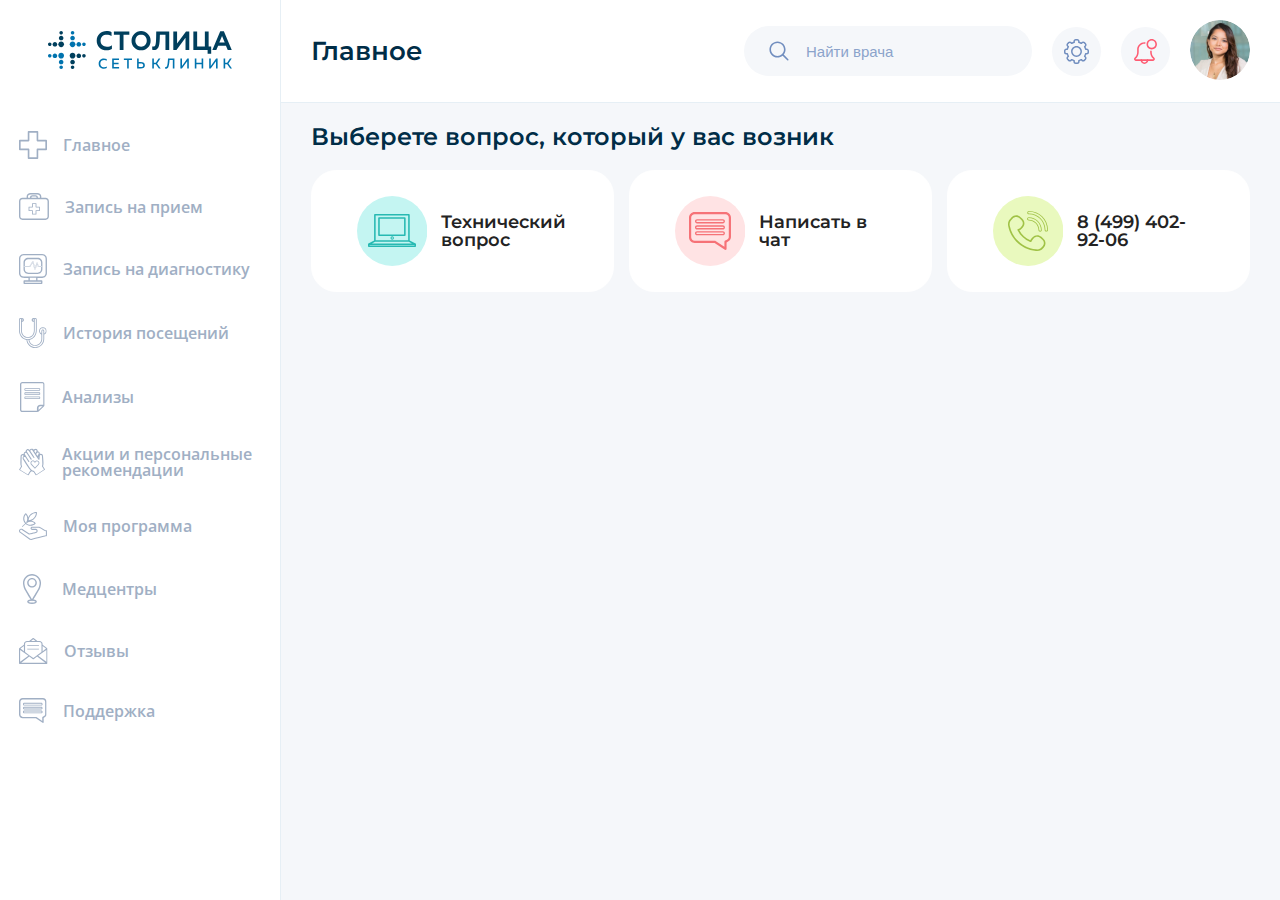
<file: support.html>
<!DOCTYPE html>
<html lang="en">
<head>
    <meta charset="UTF-8">
    <meta name="viewport" content="width=device-width, initial-scale=1.0">
    <title>Document</title>
    <link rel="stylesheet" href="./style.css">
</head>
<body>
    <div class="dashboard-layout">
        <aside class="sidebar">
            <div class="logo">
                <a href="">
                    <img src="./images/logo.svg" alt="">
                </a>
            </div>
            <nav>
                <ul>
                    <li>
                        <a href="/">
                            <svg width="28" height="28" viewBox="0 0 28 28" fill="none" xmlns="http://www.w3.org/2000/svg">
                            <g clip-path="url(#clip0_2001_34)">
                                <path d="M0.821162 19.257H8.74296V27.1788C8.74296 27.6297 9.11328 28 9.56412 28H18.4359C18.8867 28 19.257 27.6297 19.257 27.1788V19.257H27.1788C27.6297 19.257 28 18.8867 28 18.4359V9.56412C28 9.11328 27.6297 8.74296 27.1788 8.74296H19.257V0.821162C19.257 0.370328 18.8867 0 18.4359 0H9.56412C9.11328 0 8.74296 0.370328 8.74296 0.821162V8.74296H0.821162C0.370328 8.74296 0 9.11328 0 9.56412V18.4359C0 18.8867 0.370328 19.257 0.821162 19.257ZM1.64232 10.3853H9.56412C10.015 10.3853 10.3853 10.015 10.3853 9.56412V1.64232H17.6147V9.56412C17.6147 10.015 17.985 10.3853 18.4359 10.3853H26.3577V17.6147H18.4359C17.985 17.6147 17.6147 17.985 17.6147 18.4359V26.3577H10.3853V18.4359C10.3853 17.985 10.015 17.6147 9.56412 17.6147H1.64232V10.3853Z" fill="#A0AFC4" />
                            </g>
                            <defs>
                                <clipPath id="clip0_2001_34">
                                <rect width="28" height="28" fill="white" />
                                </clipPath>
                            </defs>
                            </svg>
                            Главное
                        </a>
                    </li>
                    <li class="open-popup">
                                    <a href="#">
                            <svg width="30" height="27" viewBox="0 0 30 27" fill="none" xmlns="http://www.w3.org/2000/svg">
                            <g clip-path="url(#clip0_31_328)">
                                <path d="M22.3162 4.77912V3.41755C22.3162 1.53177 20.553 0 18.3881 0H11.553C9.38808 0 7.62484 1.53177 7.62484 3.41755V4.77912H3.38354C1.52499 4.77912 0.00683594 6.29728 0.00683594 8.15582V23.6233C0.00683594 25.4887 1.52499 27 3.38354 27H26.5575C28.4229 27 29.9342 25.4887 29.9342 23.6233V8.15582C29.9342 6.29047 28.4161 4.77912 26.5575 4.77912H22.3162ZM28.5386 23.6233C28.5386 24.7194 27.6468 25.6112 26.5507 25.6112H3.37673C2.28066 25.6112 1.38883 24.7194 1.38883 23.6233V8.15582C1.38883 7.05976 2.28066 6.16793 3.37673 6.16793H26.5507C27.6468 6.16793 28.5386 7.05976 28.5386 8.15582V23.6233ZM11.5462 1.3888H18.3813C19.7837 1.3888 20.9206 2.30106 20.9206 3.41755V4.77912H18.8919V4.19365C18.8919 3.08396 17.8775 2.17852 16.6248 2.17852H13.3026C12.05 2.17852 11.0356 3.08396 11.0356 4.19365V4.77912H9.00684V3.41755C9.00684 2.30106 10.1437 1.3888 11.5462 1.3888ZM17.5031 4.77912H12.4312V4.19365C12.4312 3.85325 12.8329 3.56732 13.3094 3.56732H16.6316C17.1082 3.56732 17.5099 3.85325 17.5099 4.19365V4.77912H17.5031Z" fill="#A0AFC4" />
                                <path d="M20.4985 13.6975H17.4281V10.6272C17.4281 10.3957 17.2443 10.2119 17.0128 10.2119H13.4727C13.2413 10.2119 13.0575 10.3957 13.0575 10.6272V13.6975H9.98712C9.75565 13.6975 9.57184 13.8814 9.57184 14.1128V17.6529C9.57184 17.8844 9.75565 18.0682 9.98712 18.0682H13.0575V21.1385C13.0575 21.37 13.2413 21.5538 13.4727 21.5538H17.0128C17.2443 21.5538 17.4281 21.37 17.4281 21.1385V18.0682H20.4985C20.7299 18.0682 20.9137 17.8844 20.9137 17.6529V14.1128C20.9137 13.8814 20.7299 13.6975 20.4985 13.6975ZM20.0832 17.2376H17.0128C16.7814 17.2376 16.5976 17.4214 16.5976 17.6529V20.7233H13.888V17.6529C13.888 17.4214 13.7042 17.2376 13.4727 17.2376H10.4024V14.5349H13.4727C13.7042 14.5349 13.888 14.3511 13.888 14.1196V11.0493H16.5976V14.1196C16.5976 14.3511 16.7814 14.5349 17.0128 14.5349H20.0832V17.2376Z" fill="#A0AFC4" />
                            </g>
                            <defs>
                                <clipPath id="clip0_31_328">
                                <rect width="29.9342" height="27" fill="white" />
                                </clipPath>
                            </defs>
                            </svg>
                            Запись на прием
                        </a>
                    </li>
                    <li class="open-popup">
                        <a href="#">
                            <svg width="28" height="30" viewBox="0 0 28 30" fill="none" xmlns="http://www.w3.org/2000/svg">
                            <g clip-path="url(#clip0_31_371)">
                                <path d="M4.69926 23.8793H9.45045V26.3587H5.17958C4.8161 26.3587 4.51752 26.6573 4.51752 27.0208V29.3379C4.51752 29.7014 4.8161 30 5.17958 30H22.7369C23.1004 30 23.399 29.7014 23.399 29.3379V27.0208C23.399 26.6573 23.1004 26.3587 22.7369 26.3587H18.466V23.8793H23.2172C25.807 23.8793 27.9165 21.7698 27.9165 19.18V4.69926C27.9165 2.10948 25.807 0 23.2172 0H4.69926C2.10948 0 0 2.10948 0 4.69926V19.1735C0 21.7633 2.10948 23.8728 4.69926 23.8728V23.8793ZM1.3241 4.69926C1.3241 2.83643 2.83643 1.3241 4.69926 1.3241H23.2172C25.0801 1.3241 26.5924 2.83643 26.5924 4.69926V19.1735C26.5924 21.0363 25.0801 22.5487 23.2172 22.5487H4.69926C2.83643 22.5487 1.3241 21.0363 1.3241 19.1735V4.69926ZM22.0814 28.6759H5.84163V27.6828H22.0749V28.6759H22.0814ZM10.7746 26.3522V23.8728H17.1484V26.3522H10.7746Z" fill="#A0AFC4" />
                                <path d="M4.51754 12.8382V15.3436C4.51754 17.9334 6.62701 20.0429 9.2168 20.0429H18.6997C21.2895 20.0429 23.399 17.9334 23.399 15.3436V12.8836C23.5547 12.7928 23.6651 12.624 23.6651 12.4293C23.6651 12.2346 23.5547 12.0658 23.399 11.9749V8.52837C23.399 5.93858 21.2895 3.8291 18.6997 3.8291H9.2168C6.62701 3.8291 4.51754 5.93858 4.51754 8.52837V12.0204C4.4007 12.1177 4.32281 12.267 4.32281 12.4293C4.32281 12.5915 4.4007 12.7408 4.51754 12.8382ZM9.2168 5.1532H18.6997C20.5625 5.1532 22.0749 6.66554 22.0749 8.52837V11.897H19.5565L18.6608 8.83992C18.5959 8.61924 18.3946 8.46346 18.1675 8.46346C17.9403 8.45048 17.7261 8.59976 17.6547 8.82045L16.0255 13.5716L14.325 7.28864C14.2666 7.08094 14.0978 6.93165 13.8901 6.8992C13.6759 6.86675 13.4747 6.9706 13.3644 7.15234L10.5214 11.8905H5.84813V8.52187C5.84813 6.65905 7.36046 5.14671 9.22329 5.14671L9.2168 5.1532ZM18.7062 18.7188H9.22329C7.36046 18.7188 5.84813 17.2064 5.84813 15.3436V12.9615H10.82C11.0082 12.9615 11.177 12.8642 11.2744 12.7019L13.6305 8.77501L15.4544 15.5253C15.5128 15.7525 15.714 15.9083 15.9477 15.9148H15.9671C16.1943 15.9148 16.3955 15.772 16.4669 15.5578L18.1155 10.7417L18.6543 12.5786C18.7192 12.7992 18.9269 12.9615 19.1605 12.9615H22.0749V15.3436C22.0749 17.2064 20.5625 18.7188 18.6997 18.7188H18.7062ZM23.1393 12.6954H19.1605C19.0437 12.6954 18.9399 12.6175 18.9074 12.5072L18.135 9.87194L16.2138 15.4734C16.1748 15.5838 16.0775 15.6552 15.9606 15.6552C15.8373 15.6552 15.7335 15.5708 15.7075 15.4604L13.7149 8.11296L11.0407 12.5786C10.9953 12.6564 10.9044 12.7084 10.8135 12.7084H4.84856C4.69928 12.7084 4.58244 12.5915 4.58244 12.4423C4.58244 12.293 4.69928 12.1761 4.84856 12.1761H10.6642L13.585 7.30811C13.637 7.21725 13.7408 7.16532 13.8512 7.18479C13.955 7.19777 14.0459 7.27566 14.0718 7.37951L15.9996 14.4933L17.9078 8.9243C17.9468 8.81396 18.0571 8.74256 18.1675 8.74256C18.2843 8.74256 18.3817 8.82045 18.4141 8.93079L19.3682 12.1761H23.1458C23.2951 12.1761 23.412 12.293 23.412 12.4423C23.412 12.5915 23.2951 12.7084 23.1458 12.7084L23.1393 12.6954Z" fill="#A0AFC4" />
                            </g>
                            <defs>
                                <clipPath id="clip0_31_371">
                                <rect width="27.923" height="30" fill="white" />
                                </clipPath>
                            </defs>
                            </svg>
                            Запись на диагностику
                        </a>
                    </li>
                    <li>
                        <a href="./visit-history.html">
                            <svg width="28" height="30" viewBox="0 0 28 30" fill="none" xmlns="http://www.w3.org/2000/svg">
                            <g clip-path="url(#clip0_31_359)">
                                <path d="M7.4807 21.9228C7.89474 26.4421 11.7053 30 16.3368 30C21.2421 30 25.2281 26.014 25.2281 21.1088V16.4632C26.6456 15.9088 27.6561 14.5333 27.6561 12.9263C27.6561 10.8351 25.9509 9.12982 23.8596 9.12982C21.7684 9.12982 20.0632 10.8351 20.0632 12.9263C20.0632 14.4912 21.0105 15.8316 22.3649 16.414V21.1018C22.3649 24.4211 19.6632 27.1298 16.3368 27.1298C13.2842 27.1298 10.7649 24.8491 10.3719 21.9018C14.7298 21.193 17.7544 17.3684 17.7544 12.2877V1.43158C17.7544 0.638596 17.1088 0 16.3228 0C15.993 0 15.6982 0.112281 15.4597 0.294737C15.186 0.140351 14.8702 0.0491228 14.5333 0.0491228C13.4947 0.0491228 12.6526 0.891228 12.6526 1.92982C12.6526 2.96842 13.4947 3.81053 14.5333 3.81053C14.6596 3.81053 14.7789 3.79649 14.8982 3.77544V12.2877C14.8982 16.3298 12.4281 19.1579 8.89123 19.1579C5.35439 19.1579 2.88421 16.3298 2.88421 12.2877V3.80351C2.94035 3.80351 2.98947 3.81053 3.04561 3.81053C4.08421 3.81053 4.92632 2.96842 4.92632 1.92982C4.92632 0.891228 4.06316 0.0491228 3.03158 0.0491228C2.74386 0.0491228 2.46316 0.119298 2.21754 0.238596C1.99298 0.0912281 1.7193 0 1.43158 0C0.645614 0 0 0.645614 0 1.43158V12.2877C0 17.4035 3.07368 21.2491 7.4807 21.9158V21.9228ZM0.85614 1.43158C0.85614 1.11579 1.11579 0.85614 1.43158 0.85614C1.74737 0.85614 2.00702 1.11579 2.00702 1.43158V12.2877C2.00702 16.8421 4.83509 20.014 8.87719 20.014C12.9193 20.014 15.7474 16.8351 15.7474 12.2877V1.43158C15.7474 1.11579 16.007 0.85614 16.3228 0.85614C16.6386 0.85614 16.8982 1.11579 16.8982 1.43158V12.2877C16.8982 17.4316 13.5298 21.1649 8.88421 21.1649C4.2386 21.1649 0.85614 17.4316 0.85614 12.2877V1.43158ZM3.7614 1.92982C3.7614 2.33684 3.43158 2.66667 3.02456 2.66667C2.96842 2.66667 2.91228 2.65965 2.86316 2.64561V1.43158C2.86316 1.3614 2.84912 1.29123 2.84211 1.22105C2.89825 1.20702 2.9614 1.19298 3.02456 1.19298C3.43158 1.19298 3.7614 1.52281 3.7614 1.92982ZM13.7895 1.92982C13.7895 1.52281 14.1193 1.19298 14.5263 1.19298C14.6667 1.19298 14.793 1.23509 14.8982 1.29825C14.8982 1.34035 14.8842 1.38246 14.8842 1.43158V2.56842C14.7789 2.63158 14.6526 2.66667 14.5193 2.66667C14.1123 2.66667 13.7825 2.33684 13.7825 1.92982H13.7895ZM23.2211 21.1018V12.9053C23.2211 12.5895 23.4807 12.3298 23.7965 12.3298C24.1123 12.3298 24.3719 12.5895 24.3719 12.9053V21.1018C24.3719 25.5298 20.7719 29.1368 16.3368 29.1368C12.2105 29.1368 8.80702 26.014 8.35789 22.007C8.53333 22.014 8.70175 22.0211 8.87719 22.0211C9.09474 22.0211 9.30526 22.014 9.50877 22C9.95088 25.3754 12.8421 27.993 16.3368 27.993C20.1333 27.993 23.2211 24.9053 23.2211 21.1088V21.1018ZM23.8526 9.98596C25.4737 9.98596 26.793 11.3053 26.793 12.9263C26.793 14.0491 26.1544 15.0316 25.2281 15.5228V12.9053C25.2281 12.1123 24.5825 11.4737 23.7965 11.4737C23.0105 11.4737 22.3649 12.1193 22.3649 12.9053V15.4456C21.5018 14.9333 20.9263 13.993 20.9263 12.9193C20.9263 11.2982 22.2456 9.97895 23.8667 9.97895L23.8526 9.98596Z" fill="#A0AFC4" />
                            </g>
                            <defs>
                                <clipPath id="clip0_31_359">
                                <rect width="27.6491" height="30" fill="white" />
                                </clipPath>
                            </defs>
                            </svg>
                            История посещений
                        </a>
                    </li>
                    <li>
                        <a href="./tests.html">
                            <svg width="25" height="30" viewBox="0 0 25 30" fill="none" xmlns="http://www.w3.org/2000/svg">
                            <g clip-path="url(#clip0_31_344)">
                                <path d="M18.0029 29.842C18.1394 29.842 18.283 29.7917 18.3836 29.6911L24.3606 24.0374C24.4756 23.9296 24.533 23.7859 24.533 23.6351C24.5905 23.5345 24.6264 23.4195 24.6264 23.2974V2.36351C24.6264 1.05603 23.5704 0 22.2629 0H2.36351C1.05603 0 0 1.06322 0 2.36351V27.6293C0 28.9368 1.05603 29.9928 2.36351 29.9928H17.5862C17.7443 29.9928 17.8879 29.9353 18.0029 29.8348V29.842ZM18.556 27.9885V25.819C18.556 24.921 19.2816 24.1954 20.1796 24.1954H22.579L18.5632 27.9957L18.556 27.9885ZM16.9253 28.6853H2.36351C1.78161 28.6853 1.31466 28.2112 1.31466 27.6293V2.36351C1.31466 1.78161 1.78879 1.30747 2.36351 1.30747H22.2701C22.852 1.30747 23.319 1.78161 23.319 2.36351V22.6437H20.2586C18.4195 22.6437 16.9253 24.1451 16.9253 25.9842V28.6853Z" fill="#A0AFC4" />
                                <path d="M5.10057 8.7288H19.533C19.8922 8.7288 20.1868 8.43426 20.1868 8.07506V6.8969C20.1868 6.5377 19.8922 6.24316 19.533 6.24316H5.10057C4.74138 6.24316 4.44684 6.5377 4.44684 6.8969V8.07506C4.44684 8.43426 4.74138 8.7288 5.10057 8.7288ZM5.22988 7.03339H19.3966V7.94575H5.22988V7.03339Z" fill="#A0AFC4" />
                                <path d="M5.10057 12.845H19.533C19.8922 12.845 20.1868 12.5505 20.1868 12.1913V11.0131C20.1868 10.6539 19.8922 10.3594 19.533 10.3594H5.10057C4.74138 10.3594 4.44684 10.6539 4.44684 11.0131V12.1913C4.44684 12.5505 4.74138 12.845 5.10057 12.845ZM5.22988 11.1496H19.3966V12.062H5.22988V11.1496Z" fill="#A0AFC4" />
                                <path d="M20.1868 16.3075V15.1293C20.1868 14.7629 19.8922 14.4756 19.533 14.4756H5.10057C4.74138 14.4756 4.44684 14.7701 4.44684 15.1293V16.3075C4.44684 16.6667 4.74138 16.9612 5.10057 16.9612H19.533C19.8922 16.9612 20.1868 16.6667 20.1868 16.3075ZM19.3966 16.1782H5.22988V15.2658H19.3966V16.1782Z" fill="#A0AFC4" />
                            </g>
                            <defs>
                                <clipPath id="clip0_31_344">
                                <rect width="24.6336" height="30" fill="white" />
                                </clipPath>
                            </defs>
                            </svg>
                            Анализы
                        </a>
                    </li>
                    <li>
                        <a href="./personal-recommendations.html">
                            <svg width="28" height="28" viewBox="0 0 28 28" fill="none" xmlns="http://www.w3.org/2000/svg">
                            <g clip-path="url(#clip0_31_316)">
                                <path d="M24.9301 18.4588C25.4539 16.9935 25.4473 15.442 25.3677 13.9037C25.2617 11.8483 25.0893 9.79953 24.9036 7.75075C24.7843 6.44457 23.8361 5.5561 22.6626 5.5561C22.2382 5.5561 21.8338 5.68208 21.489 5.89425C21.9001 4.44883 21.3564 3.54047 19.4004 2.84428C19.3938 2.84428 19.3872 2.83102 19.3872 2.82439C19.4269 1.7768 19.175 1.13365 18.2401 0.603222C17.292 0.0595326 16.3704 -0.00677099 15.5283 1.07398C15.5283 1.08061 15.3029 1.35908 15.2962 1.35245C15.1703 0.76235 14.6796 0.39105 14.2884 0.218661C13.6254 -0.0730745 13.0154 -0.0730746 12.4717 0.212031C12.2993 0.251813 12.1269 0.318117 11.9545 0.404311C11.57 0.589961 11.0926 0.981152 10.9865 1.57788C10.9865 1.59115 10.7544 1.3193 10.7478 1.30604C9.86597 0.258443 8.94435 0.357899 8.0161 0.94137C7.10774 1.51158 6.87568 2.16136 6.95525 3.20895C6.95525 3.21558 6.95525 3.22884 6.94198 3.22884C5.16505 3.94492 4.59484 4.79361 4.88657 6.04011C4.55506 5.86773 4.17713 5.7749 3.78593 5.79479C2.61236 5.8412 1.69737 6.76945 1.63107 8.07563C1.52498 10.131 1.43216 12.1865 1.40564 14.2419C1.38574 15.7801 1.43879 17.325 2.02226 18.7704L0 22.1386L9.76652 27.9999L11.9877 24.3001C12.4916 24.1675 12.9822 23.962 13.4596 23.6968C14.0232 24.0084 14.6 24.2404 15.1901 24.3731L17.5506 27.9866L27.0784 21.7474L24.9301 18.4654V18.4588ZM18.3528 4.89306C18.8103 4.13057 19.2877 3.92503 19.8844 4.2234C20.5143 4.53502 20.6867 5.0323 20.2491 5.82794C19.8844 6.49761 19.5065 7.15402 19.122 7.81042C18.6843 7.14075 18.2467 6.47109 17.8025 5.79479C17.9815 5.4898 18.1672 5.19143 18.3462 4.88643L18.3528 4.89306ZM20.269 8.47346C20.2491 8.72541 20.2292 9.00388 20.2027 9.32877C20.2027 9.34866 20.1762 9.35529 20.1629 9.34203C20.0303 9.15638 19.9309 9.02378 19.838 8.90443C19.964 8.73204 20.1032 8.57954 20.269 8.48009V8.47346ZM16.0521 2.22103C16.4632 1.5381 16.9605 1.3193 17.4975 1.5381C18.2202 1.83647 18.4059 2.51276 17.9484 3.28189C17.6633 3.75927 17.3782 4.23666 17.0931 4.70741C16.6555 4.03775 16.2112 3.36145 15.767 2.69178C15.8598 2.53266 15.9526 2.38016 16.0521 2.22103ZM12.1932 22.9939C11.9678 23.0735 11.7424 23.1398 11.497 23.1929L10.8672 24.2471L10.7147 24.499L9.24272 26.9456L1.17357 22.1055L2.53943 19.8313L2.73171 19.5196L3.22235 18.7041C3.13616 18.5184 3.05659 18.3262 2.99029 18.1273C2.91736 17.9151 2.85768 17.6963 2.81127 17.4709C2.71845 17.0332 2.6654 16.5824 2.65877 16.1183C2.63225 13.4727 2.71182 10.8272 2.77149 8.18835C2.79138 7.46564 3.24888 6.99489 3.81246 6.96173C4.30973 6.93521 4.71418 7.20043 4.91309 7.68444C4.76723 7.76401 4.62799 7.86346 4.46223 8.05574C3.64007 8.97736 3.55387 10.3432 4.21028 11.3908C6.12645 14.4408 8.08241 17.4642 10.0715 20.4611C10.4627 21.0446 10.8937 21.6016 11.3843 22.0988C11.696 22.4105 12.0076 22.6956 12.3258 22.9475C12.2794 22.9674 12.233 22.9873 12.1866 23.0006L12.1932 22.9939ZM16.4698 24.5189L16.3107 24.2736L15.641 23.2459C15.4023 23.2061 15.1636 23.1464 14.9382 23.0801C14.6597 22.9939 14.3945 22.8879 14.1426 22.7685C13.0021 22.2182 12.0805 21.3098 11.3114 20.1959C10.2704 18.6842 9.29576 17.1327 8.28795 15.5945C7.23372 13.9833 6.17286 12.3721 5.1319 10.7543C4.95288 10.4758 4.66114 10.0714 4.72081 9.58736C4.76723 9.23595 4.95288 9.03041 5.21809 8.84476C5.45678 8.679 5.96732 8.71215 6.25906 8.85802C6.57731 9.01715 6.81601 9.37519 7.02818 9.68681C7.52546 10.4228 8.00284 11.172 8.49349 11.9146C8.73218 12.2793 8.97087 12.6373 9.2162 12.9954C9.47478 13.3799 9.96543 14.4341 10.5555 14.0231C11.0926 13.6451 10.3831 12.7898 10.1577 12.445C9.91901 12.087 9.68032 11.7223 9.44826 11.3577C8.36751 9.66029 7.26024 7.97618 6.21928 6.25229C5.74852 5.4699 5.90102 4.966 6.52427 4.62785C7.10774 4.30959 7.59176 4.49524 8.08241 5.23784C9.3488 7.17391 10.6152 9.10334 11.8816 11.0394C12.0606 11.3112 12.1667 11.5367 12.4982 11.6494C12.7435 11.729 12.9889 11.6892 13.0817 11.4372C13.2408 11.0129 13.1148 10.7875 12.8894 10.4427C11.3976 8.16846 9.90575 5.89425 8.42055 3.6134C7.93654 2.86417 8.08904 2.17462 8.80511 1.85636C9.33554 1.61104 9.83945 1.81658 10.2771 2.47961C11.7954 4.79361 13.3071 7.10097 14.8188 9.4216C15.0642 9.79953 15.3625 10.1178 15.8001 9.80616C16.2179 9.51442 15.9792 9.12986 15.7604 8.79171C14.5868 7.01478 13.4265 5.23121 12.2595 3.44102C12.107 3.20232 11.9479 2.957 11.8683 2.68515C11.6827 2.08179 12.1004 1.45191 12.717 1.34582C13.3535 1.23311 13.6652 1.61104 13.9569 2.06853C15.9394 5.10523 17.9152 8.14194 19.9242 11.1654C20.1099 11.4439 20.5011 11.7687 20.7862 11.7621C21.3166 11.7489 21.2636 11.1985 21.2967 10.8007C21.3829 9.83268 21.4227 8.85802 21.5221 7.88998C21.6017 7.14075 22.0658 6.70978 22.6891 6.71641C23.2527 6.72304 23.73 7.18054 23.7765 7.90325C23.9422 10.5421 24.1279 13.181 24.2008 15.8265C24.2141 16.2906 24.1809 16.7481 24.1013 17.1857C24.0616 17.4112 24.0085 17.63 23.9489 17.8488C23.8892 18.0477 23.8229 18.24 23.7433 18.4323L24.2605 19.2279L24.4594 19.5329L25.9114 21.7474L18.0346 26.8992L16.4698 24.5123V24.5189Z" fill="#A0AFC4" />
                                <path d="M18.6512 12.3789C17.7892 12.3789 17.0002 12.8497 16.5427 13.6122C16.0852 12.8563 15.2896 12.3789 14.4343 12.3789C13.3867 12.3789 12.4452 13.0817 12.0871 14.1293C11.9877 14.4277 11.9346 14.7261 11.9346 15.031C11.9346 15.336 11.981 15.6278 12.0739 15.9063C12.0871 15.9394 12.0938 15.9659 12.107 15.9925L12.4916 15.8134L12.107 15.9991C12.107 15.9991 12.1203 16.019 12.1269 16.0389C12.233 16.3173 12.3722 16.5627 12.538 16.7682C12.6176 16.8677 12.7104 16.9605 12.8032 17.0533L16.5494 21.0249L20.4281 16.9141C20.6867 16.6422 20.8856 16.3041 21.005 15.9394C21.1044 15.6543 21.1508 15.3493 21.1508 15.0443C21.1508 13.579 20.0303 12.3922 18.6512 12.3922V12.3789ZM20.1961 15.6543C20.1099 15.8996 19.9773 16.1317 19.7916 16.324L16.5494 19.7585L13.4132 16.4367L13.3933 16.4168C13.327 16.3571 13.2607 16.2842 13.2077 16.2179C13.1016 16.0853 13.0021 15.9129 12.9292 15.7272C12.9159 15.6941 12.9027 15.6609 12.8828 15.6278C12.8231 15.4355 12.7899 15.2366 12.7899 15.0377C12.7899 14.8388 12.8231 14.62 12.896 14.4078C13.1347 13.705 13.7513 13.2342 14.4343 13.2342C15.0708 13.2342 15.6543 13.6453 15.9261 14.2818C16.0322 14.5271 16.2709 14.6863 16.5427 14.6863C16.8146 14.6863 17.0533 14.5271 17.1594 14.2818C17.4312 13.6453 18.0147 13.2342 18.6512 13.2342C19.5595 13.2342 20.2955 14.0431 20.2955 15.031C20.2955 15.2432 20.2624 15.4554 20.1961 15.6543Z" fill="#A0AFC4" />
                            </g>
                            <defs>
                                <clipPath id="clip0_31_316">
                                <rect width="27.0784" height="28" fill="white" />
                                </clipPath>
                            </defs>
                            </svg>
                            Акции и персональные рекомендации
                        </a>
                    </li>
                    <li>
                        <a href="./my-program.html">
                            <svg width="28" height="28" viewBox="0 0 28 28" fill="none" xmlns="http://www.w3.org/2000/svg">
                            <g clip-path="url(#clip0_31_305)">
                                <path d="M27.8396 18.4737C27.7422 18.3362 27.5818 18.256 27.4157 18.256C25.9836 18.256 25.0155 17.54 23.8928 16.7037C23.6522 16.5261 23.4059 16.3428 23.1538 16.1652C22.1285 15.4492 20.8339 14.7217 18.9779 14.7217C18.1931 14.7217 17.5573 14.7274 17.0417 14.7446H13.0892C12.2242 14.7446 11.5196 15.4492 11.5196 16.3142C11.5196 17.1791 12.2242 17.8837 13.0892 17.8837H16.7496C17.2422 17.9811 17.5916 18.4107 17.5916 18.9148C17.5916 19.2757 17.4026 19.6079 17.0933 19.797C16.8928 19.8485 16.383 19.986 15.7299 20.1578C15.2659 20.2724 14.7905 20.3984 14.338 20.5245L14.2406 20.5474C11.7029 21.2176 10.8494 21.441 10.6031 21.4983C10.4885 21.4983 10.3854 21.4983 10.3052 21.4868L4.55973 17.7634L3.51145 17.0073C3.51145 17.0073 3.47135 16.9786 3.44844 16.9672C3.39688 16.9328 3.3396 16.9042 3.28232 16.8755C3.16775 16.8182 3.06464 16.7724 2.95007 16.738C2.86988 16.7151 2.77822 16.6922 2.67511 16.675C2.41734 16.6349 2.20539 16.6464 1.98772 16.6865C0.85351 16.8011 -0.0057373 17.7348 -0.0057373 18.8804C-0.0057373 19.4647 0.223395 20.0089 0.635834 20.4271C0.64729 20.4385 0.653019 20.4443 0.664475 20.4557C0.81914 20.6047 0.985261 20.725 1.16284 20.8223L10.6948 27.7307C10.7406 27.765 10.7921 27.788 10.8437 27.8051L10.9239 27.8338C10.9239 27.8338 10.9411 27.8395 10.9468 27.8452C11.2332 27.9426 11.5024 27.9885 11.7717 27.9885C11.9321 27.9885 12.0982 27.9713 12.2643 27.9369C12.2758 27.9369 12.2872 27.9369 12.2987 27.9312L12.3388 27.9197C18.3764 26.3845 22.707 25.2904 24.8494 24.7634C24.8723 24.7634 24.8895 24.752 24.9067 24.7462L25.0957 24.6775C26.1383 24.4197 26.9345 24.2822 27.4042 24.2822C27.6907 24.2822 27.9255 24.0474 27.9255 23.7552V23.4058C27.9255 23.3714 27.9312 23.3428 27.9312 23.3084V18.8575C27.9484 18.72 27.9141 18.5768 27.8339 18.4565L27.8396 18.4737ZM26.883 23.2741C26.3502 23.3313 25.6571 23.4688 24.815 23.6808C24.7979 23.6808 24.7692 23.6922 24.752 23.6979L24.5745 23.7667C22.4149 24.2994 18.1015 25.3878 12.081 26.9173H12.0524C11.8003 26.9688 11.5769 26.9574 11.302 26.8657L1.75286 19.9631C1.75286 19.9631 1.70703 19.9344 1.68412 19.923C1.58673 19.8714 1.49508 19.8027 1.40343 19.7225C1.40343 19.7225 1.39197 19.711 1.38624 19.7053C1.16284 19.4876 1.04254 19.1955 1.04254 18.8919C1.04254 18.2904 1.50081 17.7921 2.10801 17.7405C2.13092 17.7405 2.14811 17.7405 2.17102 17.729C2.27413 17.7061 2.37724 17.7004 2.51472 17.7233C2.56055 17.729 2.6121 17.7405 2.6522 17.752C2.70376 17.7691 2.75531 17.7921 2.81832 17.8207C2.85269 17.8379 2.88706 17.8551 2.9157 17.878C2.92143 17.878 2.92716 17.8894 2.93862 17.8894L3.95826 18.6284C3.95826 18.6284 3.97544 18.6398 3.98117 18.6456L9.82405 22.432C9.86988 22.4664 9.92716 22.4893 9.98444 22.5007C10.1907 22.5523 10.4313 22.5695 10.7119 22.5523C10.7406 22.5523 10.775 22.5466 10.8036 22.5408C11.0671 22.4778 12.3159 22.1513 14.5155 21.5727L14.6244 21.5441C15.0769 21.4124 15.5352 21.2921 15.9992 21.1775C16.7553 20.977 17.3281 20.8281 17.4427 20.7937C17.4828 20.7822 17.5229 20.7651 17.5573 20.7479C18.2275 20.3755 18.6457 19.6767 18.6457 18.9205C18.6457 17.8894 17.9067 17.0187 16.8871 16.8526C16.8584 16.8526 16.8298 16.8469 16.8011 16.8469H13.0892C12.8028 16.8469 12.5679 16.612 12.5679 16.3256C12.5679 16.0392 12.8028 15.8043 13.0892 15.8043H17.0532C17.5687 15.7871 18.1988 15.7814 18.9722 15.7814C20.5303 15.7814 21.6129 16.3829 22.5524 17.0359C22.7929 17.2078 23.0335 17.3796 23.2684 17.5572C24.311 18.3305 25.3879 19.1325 26.883 19.2871V23.2511C26.883 23.2511 26.883 23.2741 26.883 23.2798V23.2741Z" fill="#A0AFC4" />
                                <path d="M18.0041 0.538462V0.50982C17.9984 0.234861 17.7807 0.0171849 17.5057 0H17.4771C17.4771 0 17.4599 0 17.4485 0C13.7881 0 10.5802 2.23404 9.23978 5.51064C8.99919 4.07283 8.32897 2.69804 7.22914 1.5982C7.18904 1.5581 7.15467 1.52946 7.11457 1.49509C7.09739 1.4779 7.0802 1.46645 7.06302 1.44926C6.86825 1.26596 6.55893 1.26596 6.35843 1.43781C6.34698 1.44926 6.33552 1.45499 6.32406 1.46645C3.62603 4.16448 3.50573 8.50655 6.04911 11.3592L6.06629 11.3822L2.88135 14.5671L3.42554 15.1113L6.61048 11.9263L6.63339 11.9435C8.00246 13.1637 9.72095 13.7709 11.4337 13.7709C13.2782 13.7709 15.1228 13.0663 16.5205 11.6686C16.5205 11.6686 16.5434 11.6457 16.5434 11.6399C16.7267 11.4452 16.721 11.1244 16.5434 10.9182C16.5376 10.9067 16.5262 10.901 16.5205 10.8895C15.3462 9.70949 13.8453 9.02209 12.2872 8.83306C15.644 7.5671 17.9926 4.34206 17.9926 0.532733L18.0041 0.538462ZM15.4092 11.2848C13.0949 13.2381 9.64649 13.2209 7.3437 11.1645C7.32079 11.1416 7.29215 11.1187 7.26924 11.1015C7.25205 11.09 7.23487 11.0728 7.22341 11.0614C7.19477 11.0385 7.17186 11.0098 7.14321 10.9869C7.1203 10.9697 7.10312 10.9525 7.06302 10.9124C7.01146 10.8609 6.96564 10.8093 6.91981 10.752L6.83961 10.6604C4.78315 8.35188 4.76596 4.89771 6.73077 2.58347C8.62112 4.69149 8.83879 7.83633 7.21195 10.1907C7.06875 10.3969 7.09166 10.6776 7.27496 10.8609C7.45254 11.0385 7.73323 11.0671 7.94518 10.9239C10.2537 9.33142 13.3183 9.509 15.4149 11.2848H15.4092ZM9.64649 8.35188C9.6694 8.05974 9.70377 7.76187 9.76105 7.45254C10.4084 3.90671 13.3871 1.2946 16.9386 1.06547C16.6866 4.98936 13.5933 8.09984 9.64076 8.35188H9.64649Z" fill="#A0AFC4" />
                            </g>
                            <defs>
                                <clipPath id="clip0_31_305">
                                <rect width="27.937" height="28" fill="white" />
                                </clipPath>
                            </defs>
                            </svg>
                            Моя программа
                        </a>
                    </li>
                    <li>
                        <a href="./medical-centers.html">
                            <svg width="19" height="30" viewBox="0 0 19 30" fill="none" xmlns="http://www.w3.org/2000/svg">
                            <g clip-path="url(#clip0_31_282)">
                                <path d="M17.7747 11.144C17.943 10.4446 18.0272 9.73236 18.0272 9.0136C18.0272 4.04705 13.9866 0 9.0136 0C4.04058 0 0 4.04705 0 9.0136C0 9.73236 0.0841787 10.4446 0.252536 11.144C0.492122 12.6074 0.822361 13.7859 1.23678 14.6536C2.12389 16.512 5.84718 22.657 7.56313 25.4543C5.25146 25.7522 4.17656 26.7429 4.17656 27.6818C4.17656 28.7956 5.69178 30 9.0136 30C12.3354 30 13.8506 28.7956 13.8506 27.6818C13.8506 26.7429 12.7757 25.7522 10.4641 25.4543C12.1735 22.657 15.9033 16.512 16.7904 14.6536C17.2048 13.7859 17.5351 12.6074 17.7747 11.144ZM12.4584 27.6818C12.3678 27.9473 11.2022 28.6078 9.0136 28.6078C6.82495 28.6078 5.63997 27.9279 5.56875 27.6883C5.6335 27.4552 6.57889 26.8919 8.37902 26.7753C8.39845 26.8077 8.41787 26.8336 8.42435 26.8465C8.55385 27.0537 8.77401 27.1768 9.02007 27.1768C9.26613 27.1768 9.48629 27.0537 9.60932 26.8465C9.6158 26.8336 9.63522 26.8077 9.65465 26.7753C11.4289 26.8854 12.3743 27.4423 12.4584 27.6818ZM16.4148 10.8396C16.4148 10.8396 16.4084 10.8785 16.4019 10.8914C16.1817 12.2189 15.8839 13.3132 15.5277 14.0514C14.6341 15.9292 10.5547 22.6311 9.00712 25.15C7.466 22.6311 3.3801 15.9292 2.48651 14.0514C2.13684 13.3132 1.83251 12.2189 1.61235 10.8914C1.61235 10.872 1.61235 10.8526 1.5994 10.8396C1.45046 10.2439 1.37924 9.62875 1.37924 9.0136C1.39219 4.81114 4.81114 1.39219 9.0136 1.39219C13.2161 1.39219 16.635 4.81114 16.635 9.0136C16.635 9.62875 16.5573 10.2439 16.4148 10.8396Z" fill="#A0AFC4" />
                                <path d="M9.01361 3.94336C6.3458 3.94336 4.17657 6.11258 4.17657 8.7804C4.17657 11.4482 6.3458 13.6174 9.01361 13.6174C11.6814 13.6174 13.8507 11.4482 13.8507 8.7804C13.8507 6.11258 11.6814 3.94336 9.01361 3.94336ZM9.01361 12.2317C7.11635 12.2317 5.56876 10.6841 5.56876 8.78687C5.56876 6.88961 7.11635 5.34202 9.01361 5.34202C10.9109 5.34202 12.4585 6.88961 12.4585 8.78687C12.4585 10.6841 10.9109 12.2317 9.01361 12.2317Z" fill="#A0AFC4" />
                            </g>
                            <defs>
                                <clipPath id="clip0_31_282">
                                <rect width="18.0272" height="30" fill="white" />
                                </clipPath>
                            </defs>
                            </svg>
                            Медцентры
                        </a>
                    </li>
                    <li>
                        <a href="./reviews.html">
                            <svg width="29" height="26" viewBox="0 0 29 26" fill="none" xmlns="http://www.w3.org/2000/svg">
                            <g clip-path="url(#clip0_31_300)">
                                <path d="M8.53359 8.10967H19.631C19.8431 8.10967 20.0115 7.94124 20.0115 7.72915C20.0115 7.51706 19.8431 7.34863 19.631 7.34863H8.53359C8.3215 7.34863 8.15308 7.51706 8.15308 7.72915C8.15308 7.94124 8.3215 8.10967 8.53359 8.10967Z" fill="#A0AFC4" />
                                <path d="M20.0053 11.0729C20.0053 10.8608 19.8369 10.6924 19.6248 10.6924H8.53359C8.3215 10.6924 8.15308 10.8608 8.15308 11.0729C8.15308 11.285 8.3215 11.4534 8.53359 11.4534H19.631C19.8431 11.4534 20.0115 11.285 20.0115 11.0729H20.0053Z" fill="#A0AFC4" />
                                <path d="M28.2893 10.137L23.6046 6.70606V5.8764C23.6046 4.22333 22.2073 2.87592 20.4918 2.87592H18.3772L14.5969 0.112488C14.3973 -0.0309857 14.1228 -0.0309857 13.9232 0.112488L10.143 2.88216H8.02831C6.31286 2.88216 4.91555 4.22957 4.91555 5.88264V6.7123L0.230806 10.137C0.087332 10.243 0 10.4114 0 10.5923C0 10.6235 0 10.6547 0.012476 10.6859C0.012476 10.7109 0 10.7358 0 10.7608V24.9522C0 25.0333 0.024952 25.1144 0.056142 25.1893C0 25.3203 -0.018714 25.4637 0.03119 25.6072C0.112284 25.838 0.324376 25.994 0.567658 25.994H27.9525C28.1958 25.994 28.4141 25.838 28.489 25.6072C28.5389 25.47 28.5202 25.3203 28.464 25.1893C28.4952 25.1144 28.5202 25.0396 28.5202 24.9522V10.7608C28.5202 10.7608 28.5139 10.7109 28.5077 10.6859C28.5077 10.6547 28.5202 10.6173 28.5202 10.5861C28.5202 10.4052 28.4328 10.2368 28.2893 10.1307V10.137ZM23.6046 8.12209L27.0043 10.611L23.7231 13.1437L23.6046 13.231V8.12209ZM14.2601 1.279L16.4496 2.88216H12.0705L14.2601 1.279ZM6.0571 5.88264C6.0571 4.85961 6.9429 4.02372 8.03455 4.02372H20.4981C21.5897 4.02372 22.4755 4.85961 22.4755 5.88264V14.0607L17.9966 17.3169C17.9218 17.3356 17.8469 17.3606 17.7845 17.4105L14.3037 20.0429L10.6607 17.398L6.06334 14.0544V5.8764L6.0571 5.88264ZM4.91555 8.12209V13.125L1.52831 10.6048L4.91555 8.12209ZM1.13532 11.8898L9.35077 17.8658L1.13532 23.8419V11.8898ZM2.23321 24.8587L10.3301 18.577L13.9669 21.2157C14.1665 21.3654 14.441 21.3591 14.6406 21.2094L18.1089 18.5832L26.2682 24.8587H2.23321ZM27.3848 23.8419L19.1756 17.8658L27.3848 11.8898V23.8419Z" fill="#A0AFC4" />
                            </g>
                            <defs>
                                <clipPath id="clip0_31_300">
                                <rect width="28.5202" height="26" fill="white" />
                                </clipPath>
                            </defs>
                            </svg>
                            Отзывы
                        </a>
                    </li>
                    <li>
                        <a href="./support.html">
                            <svg width="28" height="25" viewBox="0 0 28 25" fill="none" xmlns="http://www.w3.org/2000/svg">
                            <g clip-path="url(#clip0_31_294)">
                                <path d="M23.8535 0H3.72623C1.67086 0 0 1.67086 0 3.72623V16.6177C0 18.6731 1.67086 20.344 3.72623 20.344H16.8135L23.5598 24.8742C23.6787 24.9581 23.8185 24.993 23.9583 24.993C24.0772 24.993 24.189 24.965 24.2939 24.9091C24.5316 24.7833 24.6714 24.5386 24.6714 24.2729V19.9874C25.9857 19.4351 27.5657 18.2327 27.5657 16.6177V3.72623C27.5657 1.67086 25.8949 0 23.8395 0H23.8535ZM26.1395 16.6247C26.1395 17.4706 24.8812 18.4494 23.7486 18.8059C23.448 18.9038 23.2453 19.1765 23.2453 19.4911V22.9306L17.4357 19.0296C17.3168 18.9527 17.177 18.9108 17.0372 18.9108H3.72623C2.46784 18.9108 1.44016 17.8831 1.44016 16.6247V3.72623C1.44016 2.46085 2.46784 1.44016 3.72623 1.44016H23.8465C25.1119 1.44016 26.1326 2.46784 26.1326 3.72623V16.6177L26.1395 16.6247Z" fill="#A0AFC4" />
                                <path d="M22.2525 4.7959H5.27823C4.53019 4.7959 3.92896 5.40412 3.92896 6.15216C3.92896 6.90021 4.53718 7.50144 5.27823 7.50144H22.2525C23.0005 7.50144 23.6018 6.89321 23.6018 6.15216C23.6018 5.41111 22.9936 4.7959 22.2525 4.7959ZM22.2525 6.64154H5.27823C5.00558 6.64154 4.78885 6.42481 4.78885 6.15216C4.78885 5.87951 5.00558 5.66279 5.27823 5.66279H22.2525C22.5252 5.66279 22.7419 5.87951 22.7419 6.15216C22.7419 6.42481 22.5252 6.64154 22.2525 6.64154Z" fill="#A0AFC4" />
                                <path d="M22.2525 8.7666H5.27823C4.53019 8.7666 3.92896 9.37482 3.92896 10.1229C3.92896 10.8709 4.53718 11.4721 5.27823 11.4721H22.2525C23.0005 11.4721 23.6018 10.8639 23.6018 10.1229C23.6018 9.38181 22.9936 8.7666 22.2525 8.7666ZM22.2525 10.6052H5.27823C5.00558 10.6052 4.78885 10.3885 4.78885 10.1159C4.78885 9.84322 5.00558 9.6265 5.27823 9.6265H22.2525C22.5252 9.6265 22.7419 9.84322 22.7419 10.1159C22.7419 10.3885 22.5252 10.6052 22.2525 10.6052Z" fill="#A0AFC4" />
                                <path d="M22.2525 12.5908H5.27823C4.53019 12.5908 3.92896 13.199 3.92896 13.9401C3.92896 14.6811 4.53718 15.2964 5.27823 15.2964H22.2525C23.0005 15.2964 23.6018 14.6881 23.6018 13.9401C23.6018 13.1921 22.9936 12.5908 22.2525 12.5908ZM22.2525 14.4365H5.27823C5.00558 14.4365 4.78885 14.2197 4.78885 13.9471C4.78885 13.6744 5.00558 13.4577 5.27823 13.4577H22.2525C22.5252 13.4577 22.7419 13.6744 22.7419 13.9471C22.7419 14.2197 22.5252 14.4365 22.2525 14.4365Z" fill="#A0AFC4" />
                            </g>
                            <defs>
                                <clipPath id="clip0_31_294">
                                <rect width="27.5797" height="25" fill="white" />
                                </clipPath>
                            </defs>
                            </svg>
                            Поддержка
                        </a>
                    </li>
                </ul>
            </nav>
        </aside>

        <main class="main-content">
            <header class="main-header">
                <div class="wrapper">
                    <div class="main-header-cont">
                        <img src="./images/burger.svg" alt="" class="burger" id="open-menu-btn">
                        <div>
                            <h1>Главное</h1>
                        </div>
                        <div class="h-2">
                            <div class="search">
                                <form>
                                    <img src="./images/search.svg" alt="" aria-hidden="true">
                                    <input type="search" name="query" id="search-doctor" placeholder="Найти врача">
                                </form>
                            </div>
                            <div class="settings">
                                <a href="" aria-label="Настройки">
                                    <img src="./images/settings.svg" alt="">
                                </a>
                            </div>
                            <div class="notification">
                                <button aria-label="Уведомления">
                                    <img src="./images/notification.svg" alt="">
                                </button>
                            </div>
                            <div class="avatar">
                                <a href="">
                                    <img src="./images/avatar.png" alt="">
                                </a>
                            </div>
                        </div>
                    </div>
                </div>
            </header>

            <div class="content-area">
                <div class="wrapper">
                    <div class="content-area-home-cont">
                        <section class="support">
                            <h2 class="h22">
                                Выберете вопрос, который у вас возник
                            </h2>
                            <div class="support-cont">
                                <a href="./support-chat.html">
                                    <img src="./images/support-1.svg" alt="">
                                    Технический <br>вопрос
                                </a>
                                <a href="./support-tech.html">
                                    <img src="./images/support-2.svg" alt="">
                                    Написать в чат
                                </a>
                                <a href="tel:+74994029206">
                                    <img src="./images/support-3.svg" alt="">
                                    8 (499) 402-92-06
                                </a>
                            </div>
                        </section>
                    </div>
                </div>
            </div>





            <div class="fullscreen-menu" id="menu">
                <div>
                    <div class="fullscreen-menu-header">
                        <img src="./images/cl-m.svg" alt="Закрыть меню" class="menu-close" id="close-menu-btn">
                        <div>
                            <div class="settings">
                                <a href="" aria-label="Настройки">
                                    <img src="./images/settings.svg" alt="">
                                </a>
                            </div>
                            <div class="notification">
                                <button aria-label="Уведомления">
                                    <img src="./images/notification.svg" alt="">
                                </button>
                            </div>
                            <div class="avatar">
                                <a href="">
                                    <img src="./images/avatar.png" alt="">
                                </a>
                            </div>
                        </div>
                    </div>
                    <nav class="menu-nav">
                        <nav>
                            <ul>
                                <li>
                                    <a href="/">
                                        <svg width="28" height="28" viewBox="0 0 28 28" fill="none" xmlns="http://www.w3.org/2000/svg">
                                        <g clip-path="url(#clip0_2001_34)">
                                            <path d="M0.821162 19.257H8.74296V27.1788C8.74296 27.6297 9.11328 28 9.56412 28H18.4359C18.8867 28 19.257 27.6297 19.257 27.1788V19.257H27.1788C27.6297 19.257 28 18.8867 28 18.4359V9.56412C28 9.11328 27.6297 8.74296 27.1788 8.74296H19.257V0.821162C19.257 0.370328 18.8867 0 18.4359 0H9.56412C9.11328 0 8.74296 0.370328 8.74296 0.821162V8.74296H0.821162C0.370328 8.74296 0 9.11328 0 9.56412V18.4359C0 18.8867 0.370328 19.257 0.821162 19.257ZM1.64232 10.3853H9.56412C10.015 10.3853 10.3853 10.015 10.3853 9.56412V1.64232H17.6147V9.56412C17.6147 10.015 17.985 10.3853 18.4359 10.3853H26.3577V17.6147H18.4359C17.985 17.6147 17.6147 17.985 17.6147 18.4359V26.3577H10.3853V18.4359C10.3853 17.985 10.015 17.6147 9.56412 17.6147H1.64232V10.3853Z" fill="#A0AFC4" />
                                        </g>
                                        <defs>
                                            <clipPath id="clip0_2001_34">
                                            <rect width="28" height="28" fill="white" />
                                            </clipPath>
                                        </defs>
                                        </svg>
                                        Главное
                                    </a>
                                </li>
                                <li class="open-popup">
                                    <a href="#">
                                        <svg width="30" height="27" viewBox="0 0 30 27" fill="none" xmlns="http://www.w3.org/2000/svg">
                                        <g clip-path="url(#clip0_31_328)">
                                            <path d="M22.3162 4.77912V3.41755C22.3162 1.53177 20.553 0 18.3881 0H11.553C9.38808 0 7.62484 1.53177 7.62484 3.41755V4.77912H3.38354C1.52499 4.77912 0.00683594 6.29728 0.00683594 8.15582V23.6233C0.00683594 25.4887 1.52499 27 3.38354 27H26.5575C28.4229 27 29.9342 25.4887 29.9342 23.6233V8.15582C29.9342 6.29047 28.4161 4.77912 26.5575 4.77912H22.3162ZM28.5386 23.6233C28.5386 24.7194 27.6468 25.6112 26.5507 25.6112H3.37673C2.28066 25.6112 1.38883 24.7194 1.38883 23.6233V8.15582C1.38883 7.05976 2.28066 6.16793 3.37673 6.16793H26.5507C27.6468 6.16793 28.5386 7.05976 28.5386 8.15582V23.6233ZM11.5462 1.3888H18.3813C19.7837 1.3888 20.9206 2.30106 20.9206 3.41755V4.77912H18.8919V4.19365C18.8919 3.08396 17.8775 2.17852 16.6248 2.17852H13.3026C12.05 2.17852 11.0356 3.08396 11.0356 4.19365V4.77912H9.00684V3.41755C9.00684 2.30106 10.1437 1.3888 11.5462 1.3888ZM17.5031 4.77912H12.4312V4.19365C12.4312 3.85325 12.8329 3.56732 13.3094 3.56732H16.6316C17.1082 3.56732 17.5099 3.85325 17.5099 4.19365V4.77912H17.5031Z" fill="#A0AFC4" />
                                            <path d="M20.4985 13.6975H17.4281V10.6272C17.4281 10.3957 17.2443 10.2119 17.0128 10.2119H13.4727C13.2413 10.2119 13.0575 10.3957 13.0575 10.6272V13.6975H9.98712C9.75565 13.6975 9.57184 13.8814 9.57184 14.1128V17.6529C9.57184 17.8844 9.75565 18.0682 9.98712 18.0682H13.0575V21.1385C13.0575 21.37 13.2413 21.5538 13.4727 21.5538H17.0128C17.2443 21.5538 17.4281 21.37 17.4281 21.1385V18.0682H20.4985C20.7299 18.0682 20.9137 17.8844 20.9137 17.6529V14.1128C20.9137 13.8814 20.7299 13.6975 20.4985 13.6975ZM20.0832 17.2376H17.0128C16.7814 17.2376 16.5976 17.4214 16.5976 17.6529V20.7233H13.888V17.6529C13.888 17.4214 13.7042 17.2376 13.4727 17.2376H10.4024V14.5349H13.4727C13.7042 14.5349 13.888 14.3511 13.888 14.1196V11.0493H16.5976V14.1196C16.5976 14.3511 16.7814 14.5349 17.0128 14.5349H20.0832V17.2376Z" fill="#A0AFC4" />
                                        </g>
                                        <defs>
                                            <clipPath id="clip0_31_328">
                                            <rect width="29.9342" height="27" fill="white" />
                                            </clipPath>
                                        </defs>
                                        </svg>
                                        Запись на прием
                                    </a>
                                </li>
                                <li class="open-popup">
                                    <a href="#">
                                        <svg width="28" height="30" viewBox="0 0 28 30" fill="none" xmlns="http://www.w3.org/2000/svg">
                                        <g clip-path="url(#clip0_31_371)">
                                            <path d="M4.69926 23.8793H9.45045V26.3587H5.17958C4.8161 26.3587 4.51752 26.6573 4.51752 27.0208V29.3379C4.51752 29.7014 4.8161 30 5.17958 30H22.7369C23.1004 30 23.399 29.7014 23.399 29.3379V27.0208C23.399 26.6573 23.1004 26.3587 22.7369 26.3587H18.466V23.8793H23.2172C25.807 23.8793 27.9165 21.7698 27.9165 19.18V4.69926C27.9165 2.10948 25.807 0 23.2172 0H4.69926C2.10948 0 0 2.10948 0 4.69926V19.1735C0 21.7633 2.10948 23.8728 4.69926 23.8728V23.8793ZM1.3241 4.69926C1.3241 2.83643 2.83643 1.3241 4.69926 1.3241H23.2172C25.0801 1.3241 26.5924 2.83643 26.5924 4.69926V19.1735C26.5924 21.0363 25.0801 22.5487 23.2172 22.5487H4.69926C2.83643 22.5487 1.3241 21.0363 1.3241 19.1735V4.69926ZM22.0814 28.6759H5.84163V27.6828H22.0749V28.6759H22.0814ZM10.7746 26.3522V23.8728H17.1484V26.3522H10.7746Z" fill="#A0AFC4" />
                                            <path d="M4.51754 12.8382V15.3436C4.51754 17.9334 6.62701 20.0429 9.2168 20.0429H18.6997C21.2895 20.0429 23.399 17.9334 23.399 15.3436V12.8836C23.5547 12.7928 23.6651 12.624 23.6651 12.4293C23.6651 12.2346 23.5547 12.0658 23.399 11.9749V8.52837C23.399 5.93858 21.2895 3.8291 18.6997 3.8291H9.2168C6.62701 3.8291 4.51754 5.93858 4.51754 8.52837V12.0204C4.4007 12.1177 4.32281 12.267 4.32281 12.4293C4.32281 12.5915 4.4007 12.7408 4.51754 12.8382ZM9.2168 5.1532H18.6997C20.5625 5.1532 22.0749 6.66554 22.0749 8.52837V11.897H19.5565L18.6608 8.83992C18.5959 8.61924 18.3946 8.46346 18.1675 8.46346C17.9403 8.45048 17.7261 8.59976 17.6547 8.82045L16.0255 13.5716L14.325 7.28864C14.2666 7.08094 14.0978 6.93165 13.8901 6.8992C13.6759 6.86675 13.4747 6.9706 13.3644 7.15234L10.5214 11.8905H5.84813V8.52187C5.84813 6.65905 7.36046 5.14671 9.22329 5.14671L9.2168 5.1532ZM18.7062 18.7188H9.22329C7.36046 18.7188 5.84813 17.2064 5.84813 15.3436V12.9615H10.82C11.0082 12.9615 11.177 12.8642 11.2744 12.7019L13.6305 8.77501L15.4544 15.5253C15.5128 15.7525 15.714 15.9083 15.9477 15.9148H15.9671C16.1943 15.9148 16.3955 15.772 16.4669 15.5578L18.1155 10.7417L18.6543 12.5786C18.7192 12.7992 18.9269 12.9615 19.1605 12.9615H22.0749V15.3436C22.0749 17.2064 20.5625 18.7188 18.6997 18.7188H18.7062ZM23.1393 12.6954H19.1605C19.0437 12.6954 18.9399 12.6175 18.9074 12.5072L18.135 9.87194L16.2138 15.4734C16.1748 15.5838 16.0775 15.6552 15.9606 15.6552C15.8373 15.6552 15.7335 15.5708 15.7075 15.4604L13.7149 8.11296L11.0407 12.5786C10.9953 12.6564 10.9044 12.7084 10.8135 12.7084H4.84856C4.69928 12.7084 4.58244 12.5915 4.58244 12.4423C4.58244 12.293 4.69928 12.1761 4.84856 12.1761H10.6642L13.585 7.30811C13.637 7.21725 13.7408 7.16532 13.8512 7.18479C13.955 7.19777 14.0459 7.27566 14.0718 7.37951L15.9996 14.4933L17.9078 8.9243C17.9468 8.81396 18.0571 8.74256 18.1675 8.74256C18.2843 8.74256 18.3817 8.82045 18.4141 8.93079L19.3682 12.1761H23.1458C23.2951 12.1761 23.412 12.293 23.412 12.4423C23.412 12.5915 23.2951 12.7084 23.1458 12.7084L23.1393 12.6954Z" fill="#A0AFC4" />
                                        </g>
                                        <defs>
                                            <clipPath id="clip0_31_371">
                                            <rect width="27.923" height="30" fill="white" />
                                            </clipPath>
                                        </defs>
                                        </svg>
                                        Запись на диагностику
                                    </a>
                                </li>
                                <li>
                                    <a href="./visit-history.html">
                                        <svg width="28" height="30" viewBox="0 0 28 30" fill="none" xmlns="http://www.w3.org/2000/svg">
                                        <g clip-path="url(#clip0_31_359)">
                                            <path d="M7.4807 21.9228C7.89474 26.4421 11.7053 30 16.3368 30C21.2421 30 25.2281 26.014 25.2281 21.1088V16.4632C26.6456 15.9088 27.6561 14.5333 27.6561 12.9263C27.6561 10.8351 25.9509 9.12982 23.8596 9.12982C21.7684 9.12982 20.0632 10.8351 20.0632 12.9263C20.0632 14.4912 21.0105 15.8316 22.3649 16.414V21.1018C22.3649 24.4211 19.6632 27.1298 16.3368 27.1298C13.2842 27.1298 10.7649 24.8491 10.3719 21.9018C14.7298 21.193 17.7544 17.3684 17.7544 12.2877V1.43158C17.7544 0.638596 17.1088 0 16.3228 0C15.993 0 15.6982 0.112281 15.4597 0.294737C15.186 0.140351 14.8702 0.0491228 14.5333 0.0491228C13.4947 0.0491228 12.6526 0.891228 12.6526 1.92982C12.6526 2.96842 13.4947 3.81053 14.5333 3.81053C14.6596 3.81053 14.7789 3.79649 14.8982 3.77544V12.2877C14.8982 16.3298 12.4281 19.1579 8.89123 19.1579C5.35439 19.1579 2.88421 16.3298 2.88421 12.2877V3.80351C2.94035 3.80351 2.98947 3.81053 3.04561 3.81053C4.08421 3.81053 4.92632 2.96842 4.92632 1.92982C4.92632 0.891228 4.06316 0.0491228 3.03158 0.0491228C2.74386 0.0491228 2.46316 0.119298 2.21754 0.238596C1.99298 0.0912281 1.7193 0 1.43158 0C0.645614 0 0 0.645614 0 1.43158V12.2877C0 17.4035 3.07368 21.2491 7.4807 21.9158V21.9228ZM0.85614 1.43158C0.85614 1.11579 1.11579 0.85614 1.43158 0.85614C1.74737 0.85614 2.00702 1.11579 2.00702 1.43158V12.2877C2.00702 16.8421 4.83509 20.014 8.87719 20.014C12.9193 20.014 15.7474 16.8351 15.7474 12.2877V1.43158C15.7474 1.11579 16.007 0.85614 16.3228 0.85614C16.6386 0.85614 16.8982 1.11579 16.8982 1.43158V12.2877C16.8982 17.4316 13.5298 21.1649 8.88421 21.1649C4.2386 21.1649 0.85614 17.4316 0.85614 12.2877V1.43158ZM3.7614 1.92982C3.7614 2.33684 3.43158 2.66667 3.02456 2.66667C2.96842 2.66667 2.91228 2.65965 2.86316 2.64561V1.43158C2.86316 1.3614 2.84912 1.29123 2.84211 1.22105C2.89825 1.20702 2.9614 1.19298 3.02456 1.19298C3.43158 1.19298 3.7614 1.52281 3.7614 1.92982ZM13.7895 1.92982C13.7895 1.52281 14.1193 1.19298 14.5263 1.19298C14.6667 1.19298 14.793 1.23509 14.8982 1.29825C14.8982 1.34035 14.8842 1.38246 14.8842 1.43158V2.56842C14.7789 2.63158 14.6526 2.66667 14.5193 2.66667C14.1123 2.66667 13.7825 2.33684 13.7825 1.92982H13.7895ZM23.2211 21.1018V12.9053C23.2211 12.5895 23.4807 12.3298 23.7965 12.3298C24.1123 12.3298 24.3719 12.5895 24.3719 12.9053V21.1018C24.3719 25.5298 20.7719 29.1368 16.3368 29.1368C12.2105 29.1368 8.80702 26.014 8.35789 22.007C8.53333 22.014 8.70175 22.0211 8.87719 22.0211C9.09474 22.0211 9.30526 22.014 9.50877 22C9.95088 25.3754 12.8421 27.993 16.3368 27.993C20.1333 27.993 23.2211 24.9053 23.2211 21.1088V21.1018ZM23.8526 9.98596C25.4737 9.98596 26.793 11.3053 26.793 12.9263C26.793 14.0491 26.1544 15.0316 25.2281 15.5228V12.9053C25.2281 12.1123 24.5825 11.4737 23.7965 11.4737C23.0105 11.4737 22.3649 12.1193 22.3649 12.9053V15.4456C21.5018 14.9333 20.9263 13.993 20.9263 12.9193C20.9263 11.2982 22.2456 9.97895 23.8667 9.97895L23.8526 9.98596Z" fill="#A0AFC4" />
                                        </g>
                                        <defs>
                                            <clipPath id="clip0_31_359">
                                            <rect width="27.6491" height="30" fill="white" />
                                            </clipPath>
                                        </defs>
                                        </svg>
                                        История посещений
                                    </a>
                                </li>
                                <li>
                                    <a href="./tests.html">
                                        <svg width="25" height="30" viewBox="0 0 25 30" fill="none" xmlns="http://www.w3.org/2000/svg">
                                        <g clip-path="url(#clip0_31_344)">
                                            <path d="M18.0029 29.842C18.1394 29.842 18.283 29.7917 18.3836 29.6911L24.3606 24.0374C24.4756 23.9296 24.533 23.7859 24.533 23.6351C24.5905 23.5345 24.6264 23.4195 24.6264 23.2974V2.36351C24.6264 1.05603 23.5704 0 22.2629 0H2.36351C1.05603 0 0 1.06322 0 2.36351V27.6293C0 28.9368 1.05603 29.9928 2.36351 29.9928H17.5862C17.7443 29.9928 17.8879 29.9353 18.0029 29.8348V29.842ZM18.556 27.9885V25.819C18.556 24.921 19.2816 24.1954 20.1796 24.1954H22.579L18.5632 27.9957L18.556 27.9885ZM16.9253 28.6853H2.36351C1.78161 28.6853 1.31466 28.2112 1.31466 27.6293V2.36351C1.31466 1.78161 1.78879 1.30747 2.36351 1.30747H22.2701C22.852 1.30747 23.319 1.78161 23.319 2.36351V22.6437H20.2586C18.4195 22.6437 16.9253 24.1451 16.9253 25.9842V28.6853Z" fill="#A0AFC4" />
                                            <path d="M5.10057 8.7288H19.533C19.8922 8.7288 20.1868 8.43426 20.1868 8.07506V6.8969C20.1868 6.5377 19.8922 6.24316 19.533 6.24316H5.10057C4.74138 6.24316 4.44684 6.5377 4.44684 6.8969V8.07506C4.44684 8.43426 4.74138 8.7288 5.10057 8.7288ZM5.22988 7.03339H19.3966V7.94575H5.22988V7.03339Z" fill="#A0AFC4" />
                                            <path d="M5.10057 12.845H19.533C19.8922 12.845 20.1868 12.5505 20.1868 12.1913V11.0131C20.1868 10.6539 19.8922 10.3594 19.533 10.3594H5.10057C4.74138 10.3594 4.44684 10.6539 4.44684 11.0131V12.1913C4.44684 12.5505 4.74138 12.845 5.10057 12.845ZM5.22988 11.1496H19.3966V12.062H5.22988V11.1496Z" fill="#A0AFC4" />
                                            <path d="M20.1868 16.3075V15.1293C20.1868 14.7629 19.8922 14.4756 19.533 14.4756H5.10057C4.74138 14.4756 4.44684 14.7701 4.44684 15.1293V16.3075C4.44684 16.6667 4.74138 16.9612 5.10057 16.9612H19.533C19.8922 16.9612 20.1868 16.6667 20.1868 16.3075ZM19.3966 16.1782H5.22988V15.2658H19.3966V16.1782Z" fill="#A0AFC4" />
                                        </g>
                                        <defs>
                                            <clipPath id="clip0_31_344">
                                            <rect width="24.6336" height="30" fill="white" />
                                            </clipPath>
                                        </defs>
                                        </svg>
                                        Анализы
                                    </a>
                                </li>
                                <li>
                                    <a href="./personal-recommendations.html">
                                        <svg width="28" height="28" viewBox="0 0 28 28" fill="none" xmlns="http://www.w3.org/2000/svg">
                                        <g clip-path="url(#clip0_31_316)">
                                            <path d="M24.9301 18.4588C25.4539 16.9935 25.4473 15.442 25.3677 13.9037C25.2617 11.8483 25.0893 9.79953 24.9036 7.75075C24.7843 6.44457 23.8361 5.5561 22.6626 5.5561C22.2382 5.5561 21.8338 5.68208 21.489 5.89425C21.9001 4.44883 21.3564 3.54047 19.4004 2.84428C19.3938 2.84428 19.3872 2.83102 19.3872 2.82439C19.4269 1.7768 19.175 1.13365 18.2401 0.603222C17.292 0.0595326 16.3704 -0.00677099 15.5283 1.07398C15.5283 1.08061 15.3029 1.35908 15.2962 1.35245C15.1703 0.76235 14.6796 0.39105 14.2884 0.218661C13.6254 -0.0730745 13.0154 -0.0730746 12.4717 0.212031C12.2993 0.251813 12.1269 0.318117 11.9545 0.404311C11.57 0.589961 11.0926 0.981152 10.9865 1.57788C10.9865 1.59115 10.7544 1.3193 10.7478 1.30604C9.86597 0.258443 8.94435 0.357899 8.0161 0.94137C7.10774 1.51158 6.87568 2.16136 6.95525 3.20895C6.95525 3.21558 6.95525 3.22884 6.94198 3.22884C5.16505 3.94492 4.59484 4.79361 4.88657 6.04011C4.55506 5.86773 4.17713 5.7749 3.78593 5.79479C2.61236 5.8412 1.69737 6.76945 1.63107 8.07563C1.52498 10.131 1.43216 12.1865 1.40564 14.2419C1.38574 15.7801 1.43879 17.325 2.02226 18.7704L0 22.1386L9.76652 27.9999L11.9877 24.3001C12.4916 24.1675 12.9822 23.962 13.4596 23.6968C14.0232 24.0084 14.6 24.2404 15.1901 24.3731L17.5506 27.9866L27.0784 21.7474L24.9301 18.4654V18.4588ZM18.3528 4.89306C18.8103 4.13057 19.2877 3.92503 19.8844 4.2234C20.5143 4.53502 20.6867 5.0323 20.2491 5.82794C19.8844 6.49761 19.5065 7.15402 19.122 7.81042C18.6843 7.14075 18.2467 6.47109 17.8025 5.79479C17.9815 5.4898 18.1672 5.19143 18.3462 4.88643L18.3528 4.89306ZM20.269 8.47346C20.2491 8.72541 20.2292 9.00388 20.2027 9.32877C20.2027 9.34866 20.1762 9.35529 20.1629 9.34203C20.0303 9.15638 19.9309 9.02378 19.838 8.90443C19.964 8.73204 20.1032 8.57954 20.269 8.48009V8.47346ZM16.0521 2.22103C16.4632 1.5381 16.9605 1.3193 17.4975 1.5381C18.2202 1.83647 18.4059 2.51276 17.9484 3.28189C17.6633 3.75927 17.3782 4.23666 17.0931 4.70741C16.6555 4.03775 16.2112 3.36145 15.767 2.69178C15.8598 2.53266 15.9526 2.38016 16.0521 2.22103ZM12.1932 22.9939C11.9678 23.0735 11.7424 23.1398 11.497 23.1929L10.8672 24.2471L10.7147 24.499L9.24272 26.9456L1.17357 22.1055L2.53943 19.8313L2.73171 19.5196L3.22235 18.7041C3.13616 18.5184 3.05659 18.3262 2.99029 18.1273C2.91736 17.9151 2.85768 17.6963 2.81127 17.4709C2.71845 17.0332 2.6654 16.5824 2.65877 16.1183C2.63225 13.4727 2.71182 10.8272 2.77149 8.18835C2.79138 7.46564 3.24888 6.99489 3.81246 6.96173C4.30973 6.93521 4.71418 7.20043 4.91309 7.68444C4.76723 7.76401 4.62799 7.86346 4.46223 8.05574C3.64007 8.97736 3.55387 10.3432 4.21028 11.3908C6.12645 14.4408 8.08241 17.4642 10.0715 20.4611C10.4627 21.0446 10.8937 21.6016 11.3843 22.0988C11.696 22.4105 12.0076 22.6956 12.3258 22.9475C12.2794 22.9674 12.233 22.9873 12.1866 23.0006L12.1932 22.9939ZM16.4698 24.5189L16.3107 24.2736L15.641 23.2459C15.4023 23.2061 15.1636 23.1464 14.9382 23.0801C14.6597 22.9939 14.3945 22.8879 14.1426 22.7685C13.0021 22.2182 12.0805 21.3098 11.3114 20.1959C10.2704 18.6842 9.29576 17.1327 8.28795 15.5945C7.23372 13.9833 6.17286 12.3721 5.1319 10.7543C4.95288 10.4758 4.66114 10.0714 4.72081 9.58736C4.76723 9.23595 4.95288 9.03041 5.21809 8.84476C5.45678 8.679 5.96732 8.71215 6.25906 8.85802C6.57731 9.01715 6.81601 9.37519 7.02818 9.68681C7.52546 10.4228 8.00284 11.172 8.49349 11.9146C8.73218 12.2793 8.97087 12.6373 9.2162 12.9954C9.47478 13.3799 9.96543 14.4341 10.5555 14.0231C11.0926 13.6451 10.3831 12.7898 10.1577 12.445C9.91901 12.087 9.68032 11.7223 9.44826 11.3577C8.36751 9.66029 7.26024 7.97618 6.21928 6.25229C5.74852 5.4699 5.90102 4.966 6.52427 4.62785C7.10774 4.30959 7.59176 4.49524 8.08241 5.23784C9.3488 7.17391 10.6152 9.10334 11.8816 11.0394C12.0606 11.3112 12.1667 11.5367 12.4982 11.6494C12.7435 11.729 12.9889 11.6892 13.0817 11.4372C13.2408 11.0129 13.1148 10.7875 12.8894 10.4427C11.3976 8.16846 9.90575 5.89425 8.42055 3.6134C7.93654 2.86417 8.08904 2.17462 8.80511 1.85636C9.33554 1.61104 9.83945 1.81658 10.2771 2.47961C11.7954 4.79361 13.3071 7.10097 14.8188 9.4216C15.0642 9.79953 15.3625 10.1178 15.8001 9.80616C16.2179 9.51442 15.9792 9.12986 15.7604 8.79171C14.5868 7.01478 13.4265 5.23121 12.2595 3.44102C12.107 3.20232 11.9479 2.957 11.8683 2.68515C11.6827 2.08179 12.1004 1.45191 12.717 1.34582C13.3535 1.23311 13.6652 1.61104 13.9569 2.06853C15.9394 5.10523 17.9152 8.14194 19.9242 11.1654C20.1099 11.4439 20.5011 11.7687 20.7862 11.7621C21.3166 11.7489 21.2636 11.1985 21.2967 10.8007C21.3829 9.83268 21.4227 8.85802 21.5221 7.88998C21.6017 7.14075 22.0658 6.70978 22.6891 6.71641C23.2527 6.72304 23.73 7.18054 23.7765 7.90325C23.9422 10.5421 24.1279 13.181 24.2008 15.8265C24.2141 16.2906 24.1809 16.7481 24.1013 17.1857C24.0616 17.4112 24.0085 17.63 23.9489 17.8488C23.8892 18.0477 23.8229 18.24 23.7433 18.4323L24.2605 19.2279L24.4594 19.5329L25.9114 21.7474L18.0346 26.8992L16.4698 24.5123V24.5189Z" fill="#A0AFC4" />
                                            <path d="M18.6512 12.3789C17.7892 12.3789 17.0002 12.8497 16.5427 13.6122C16.0852 12.8563 15.2896 12.3789 14.4343 12.3789C13.3867 12.3789 12.4452 13.0817 12.0871 14.1293C11.9877 14.4277 11.9346 14.7261 11.9346 15.031C11.9346 15.336 11.981 15.6278 12.0739 15.9063C12.0871 15.9394 12.0938 15.9659 12.107 15.9925L12.4916 15.8134L12.107 15.9991C12.107 15.9991 12.1203 16.019 12.1269 16.0389C12.233 16.3173 12.3722 16.5627 12.538 16.7682C12.6176 16.8677 12.7104 16.9605 12.8032 17.0533L16.5494 21.0249L20.4281 16.9141C20.6867 16.6422 20.8856 16.3041 21.005 15.9394C21.1044 15.6543 21.1508 15.3493 21.1508 15.0443C21.1508 13.579 20.0303 12.3922 18.6512 12.3922V12.3789ZM20.1961 15.6543C20.1099 15.8996 19.9773 16.1317 19.7916 16.324L16.5494 19.7585L13.4132 16.4367L13.3933 16.4168C13.327 16.3571 13.2607 16.2842 13.2077 16.2179C13.1016 16.0853 13.0021 15.9129 12.9292 15.7272C12.9159 15.6941 12.9027 15.6609 12.8828 15.6278C12.8231 15.4355 12.7899 15.2366 12.7899 15.0377C12.7899 14.8388 12.8231 14.62 12.896 14.4078C13.1347 13.705 13.7513 13.2342 14.4343 13.2342C15.0708 13.2342 15.6543 13.6453 15.9261 14.2818C16.0322 14.5271 16.2709 14.6863 16.5427 14.6863C16.8146 14.6863 17.0533 14.5271 17.1594 14.2818C17.4312 13.6453 18.0147 13.2342 18.6512 13.2342C19.5595 13.2342 20.2955 14.0431 20.2955 15.031C20.2955 15.2432 20.2624 15.4554 20.1961 15.6543Z" fill="#A0AFC4" />
                                        </g>
                                        <defs>
                                            <clipPath id="clip0_31_316">
                                            <rect width="27.0784" height="28" fill="white" />
                                            </clipPath>
                                        </defs>
                                        </svg>
                                        Акции и персональные рекомендации
                                    </a>
                                </li>
                                <li>
                                    <a href="./my-program.html">
                                        <svg width="28" height="28" viewBox="0 0 28 28" fill="none" xmlns="http://www.w3.org/2000/svg">
                                        <g clip-path="url(#clip0_31_305)">
                                            <path d="M27.8396 18.4737C27.7422 18.3362 27.5818 18.256 27.4157 18.256C25.9836 18.256 25.0155 17.54 23.8928 16.7037C23.6522 16.5261 23.4059 16.3428 23.1538 16.1652C22.1285 15.4492 20.8339 14.7217 18.9779 14.7217C18.1931 14.7217 17.5573 14.7274 17.0417 14.7446H13.0892C12.2242 14.7446 11.5196 15.4492 11.5196 16.3142C11.5196 17.1791 12.2242 17.8837 13.0892 17.8837H16.7496C17.2422 17.9811 17.5916 18.4107 17.5916 18.9148C17.5916 19.2757 17.4026 19.6079 17.0933 19.797C16.8928 19.8485 16.383 19.986 15.7299 20.1578C15.2659 20.2724 14.7905 20.3984 14.338 20.5245L14.2406 20.5474C11.7029 21.2176 10.8494 21.441 10.6031 21.4983C10.4885 21.4983 10.3854 21.4983 10.3052 21.4868L4.55973 17.7634L3.51145 17.0073C3.51145 17.0073 3.47135 16.9786 3.44844 16.9672C3.39688 16.9328 3.3396 16.9042 3.28232 16.8755C3.16775 16.8182 3.06464 16.7724 2.95007 16.738C2.86988 16.7151 2.77822 16.6922 2.67511 16.675C2.41734 16.6349 2.20539 16.6464 1.98772 16.6865C0.85351 16.8011 -0.0057373 17.7348 -0.0057373 18.8804C-0.0057373 19.4647 0.223395 20.0089 0.635834 20.4271C0.64729 20.4385 0.653019 20.4443 0.664475 20.4557C0.81914 20.6047 0.985261 20.725 1.16284 20.8223L10.6948 27.7307C10.7406 27.765 10.7921 27.788 10.8437 27.8051L10.9239 27.8338C10.9239 27.8338 10.9411 27.8395 10.9468 27.8452C11.2332 27.9426 11.5024 27.9885 11.7717 27.9885C11.9321 27.9885 12.0982 27.9713 12.2643 27.9369C12.2758 27.9369 12.2872 27.9369 12.2987 27.9312L12.3388 27.9197C18.3764 26.3845 22.707 25.2904 24.8494 24.7634C24.8723 24.7634 24.8895 24.752 24.9067 24.7462L25.0957 24.6775C26.1383 24.4197 26.9345 24.2822 27.4042 24.2822C27.6907 24.2822 27.9255 24.0474 27.9255 23.7552V23.4058C27.9255 23.3714 27.9312 23.3428 27.9312 23.3084V18.8575C27.9484 18.72 27.9141 18.5768 27.8339 18.4565L27.8396 18.4737ZM26.883 23.2741C26.3502 23.3313 25.6571 23.4688 24.815 23.6808C24.7979 23.6808 24.7692 23.6922 24.752 23.6979L24.5745 23.7667C22.4149 24.2994 18.1015 25.3878 12.081 26.9173H12.0524C11.8003 26.9688 11.5769 26.9574 11.302 26.8657L1.75286 19.9631C1.75286 19.9631 1.70703 19.9344 1.68412 19.923C1.58673 19.8714 1.49508 19.8027 1.40343 19.7225C1.40343 19.7225 1.39197 19.711 1.38624 19.7053C1.16284 19.4876 1.04254 19.1955 1.04254 18.8919C1.04254 18.2904 1.50081 17.7921 2.10801 17.7405C2.13092 17.7405 2.14811 17.7405 2.17102 17.729C2.27413 17.7061 2.37724 17.7004 2.51472 17.7233C2.56055 17.729 2.6121 17.7405 2.6522 17.752C2.70376 17.7691 2.75531 17.7921 2.81832 17.8207C2.85269 17.8379 2.88706 17.8551 2.9157 17.878C2.92143 17.878 2.92716 17.8894 2.93862 17.8894L3.95826 18.6284C3.95826 18.6284 3.97544 18.6398 3.98117 18.6456L9.82405 22.432C9.86988 22.4664 9.92716 22.4893 9.98444 22.5007C10.1907 22.5523 10.4313 22.5695 10.7119 22.5523C10.7406 22.5523 10.775 22.5466 10.8036 22.5408C11.0671 22.4778 12.3159 22.1513 14.5155 21.5727L14.6244 21.5441C15.0769 21.4124 15.5352 21.2921 15.9992 21.1775C16.7553 20.977 17.3281 20.8281 17.4427 20.7937C17.4828 20.7822 17.5229 20.7651 17.5573 20.7479C18.2275 20.3755 18.6457 19.6767 18.6457 18.9205C18.6457 17.8894 17.9067 17.0187 16.8871 16.8526C16.8584 16.8526 16.8298 16.8469 16.8011 16.8469H13.0892C12.8028 16.8469 12.5679 16.612 12.5679 16.3256C12.5679 16.0392 12.8028 15.8043 13.0892 15.8043H17.0532C17.5687 15.7871 18.1988 15.7814 18.9722 15.7814C20.5303 15.7814 21.6129 16.3829 22.5524 17.0359C22.7929 17.2078 23.0335 17.3796 23.2684 17.5572C24.311 18.3305 25.3879 19.1325 26.883 19.2871V23.2511C26.883 23.2511 26.883 23.2741 26.883 23.2798V23.2741Z" fill="#A0AFC4" />
                                            <path d="M18.0041 0.538462V0.50982C17.9984 0.234861 17.7807 0.0171849 17.5057 0H17.4771C17.4771 0 17.4599 0 17.4485 0C13.7881 0 10.5802 2.23404 9.23978 5.51064C8.99919 4.07283 8.32897 2.69804 7.22914 1.5982C7.18904 1.5581 7.15467 1.52946 7.11457 1.49509C7.09739 1.4779 7.0802 1.46645 7.06302 1.44926C6.86825 1.26596 6.55893 1.26596 6.35843 1.43781C6.34698 1.44926 6.33552 1.45499 6.32406 1.46645C3.62603 4.16448 3.50573 8.50655 6.04911 11.3592L6.06629 11.3822L2.88135 14.5671L3.42554 15.1113L6.61048 11.9263L6.63339 11.9435C8.00246 13.1637 9.72095 13.7709 11.4337 13.7709C13.2782 13.7709 15.1228 13.0663 16.5205 11.6686C16.5205 11.6686 16.5434 11.6457 16.5434 11.6399C16.7267 11.4452 16.721 11.1244 16.5434 10.9182C16.5376 10.9067 16.5262 10.901 16.5205 10.8895C15.3462 9.70949 13.8453 9.02209 12.2872 8.83306C15.644 7.5671 17.9926 4.34206 17.9926 0.532733L18.0041 0.538462ZM15.4092 11.2848C13.0949 13.2381 9.64649 13.2209 7.3437 11.1645C7.32079 11.1416 7.29215 11.1187 7.26924 11.1015C7.25205 11.09 7.23487 11.0728 7.22341 11.0614C7.19477 11.0385 7.17186 11.0098 7.14321 10.9869C7.1203 10.9697 7.10312 10.9525 7.06302 10.9124C7.01146 10.8609 6.96564 10.8093 6.91981 10.752L6.83961 10.6604C4.78315 8.35188 4.76596 4.89771 6.73077 2.58347C8.62112 4.69149 8.83879 7.83633 7.21195 10.1907C7.06875 10.3969 7.09166 10.6776 7.27496 10.8609C7.45254 11.0385 7.73323 11.0671 7.94518 10.9239C10.2537 9.33142 13.3183 9.509 15.4149 11.2848H15.4092ZM9.64649 8.35188C9.6694 8.05974 9.70377 7.76187 9.76105 7.45254C10.4084 3.90671 13.3871 1.2946 16.9386 1.06547C16.6866 4.98936 13.5933 8.09984 9.64076 8.35188H9.64649Z" fill="#A0AFC4" />
                                        </g>
                                        <defs>
                                            <clipPath id="clip0_31_305">
                                            <rect width="27.937" height="28" fill="white" />
                                            </clipPath>
                                        </defs>
                                        </svg>
                                        Моя программа
                                    </a>
                                </li>
                                <li>
                                    <a href="./medical-centers.html">
                                        <svg width="19" height="30" viewBox="0 0 19 30" fill="none" xmlns="http://www.w3.org/2000/svg">
                                        <g clip-path="url(#clip0_31_282)">
                                            <path d="M17.7747 11.144C17.943 10.4446 18.0272 9.73236 18.0272 9.0136C18.0272 4.04705 13.9866 0 9.0136 0C4.04058 0 0 4.04705 0 9.0136C0 9.73236 0.0841787 10.4446 0.252536 11.144C0.492122 12.6074 0.822361 13.7859 1.23678 14.6536C2.12389 16.512 5.84718 22.657 7.56313 25.4543C5.25146 25.7522 4.17656 26.7429 4.17656 27.6818C4.17656 28.7956 5.69178 30 9.0136 30C12.3354 30 13.8506 28.7956 13.8506 27.6818C13.8506 26.7429 12.7757 25.7522 10.4641 25.4543C12.1735 22.657 15.9033 16.512 16.7904 14.6536C17.2048 13.7859 17.5351 12.6074 17.7747 11.144ZM12.4584 27.6818C12.3678 27.9473 11.2022 28.6078 9.0136 28.6078C6.82495 28.6078 5.63997 27.9279 5.56875 27.6883C5.6335 27.4552 6.57889 26.8919 8.37902 26.7753C8.39845 26.8077 8.41787 26.8336 8.42435 26.8465C8.55385 27.0537 8.77401 27.1768 9.02007 27.1768C9.26613 27.1768 9.48629 27.0537 9.60932 26.8465C9.6158 26.8336 9.63522 26.8077 9.65465 26.7753C11.4289 26.8854 12.3743 27.4423 12.4584 27.6818ZM16.4148 10.8396C16.4148 10.8396 16.4084 10.8785 16.4019 10.8914C16.1817 12.2189 15.8839 13.3132 15.5277 14.0514C14.6341 15.9292 10.5547 22.6311 9.00712 25.15C7.466 22.6311 3.3801 15.9292 2.48651 14.0514C2.13684 13.3132 1.83251 12.2189 1.61235 10.8914C1.61235 10.872 1.61235 10.8526 1.5994 10.8396C1.45046 10.2439 1.37924 9.62875 1.37924 9.0136C1.39219 4.81114 4.81114 1.39219 9.0136 1.39219C13.2161 1.39219 16.635 4.81114 16.635 9.0136C16.635 9.62875 16.5573 10.2439 16.4148 10.8396Z" fill="#A0AFC4" />
                                            <path d="M9.01361 3.94336C6.3458 3.94336 4.17657 6.11258 4.17657 8.7804C4.17657 11.4482 6.3458 13.6174 9.01361 13.6174C11.6814 13.6174 13.8507 11.4482 13.8507 8.7804C13.8507 6.11258 11.6814 3.94336 9.01361 3.94336ZM9.01361 12.2317C7.11635 12.2317 5.56876 10.6841 5.56876 8.78687C5.56876 6.88961 7.11635 5.34202 9.01361 5.34202C10.9109 5.34202 12.4585 6.88961 12.4585 8.78687C12.4585 10.6841 10.9109 12.2317 9.01361 12.2317Z" fill="#A0AFC4" />
                                        </g>
                                        <defs>
                                            <clipPath id="clip0_31_282">
                                            <rect width="18.0272" height="30" fill="white" />
                                            </clipPath>
                                        </defs>
                                        </svg>
                                        Медцентры
                                    </a>
                                </li>
                                <li>
                                    <a href="./reviews.html">
                                        <svg width="29" height="26" viewBox="0 0 29 26" fill="none" xmlns="http://www.w3.org/2000/svg">
                                        <g clip-path="url(#clip0_31_300)">
                                            <path d="M8.53359 8.10967H19.631C19.8431 8.10967 20.0115 7.94124 20.0115 7.72915C20.0115 7.51706 19.8431 7.34863 19.631 7.34863H8.53359C8.3215 7.34863 8.15308 7.51706 8.15308 7.72915C8.15308 7.94124 8.3215 8.10967 8.53359 8.10967Z" fill="#A0AFC4" />
                                            <path d="M20.0053 11.0729C20.0053 10.8608 19.8369 10.6924 19.6248 10.6924H8.53359C8.3215 10.6924 8.15308 10.8608 8.15308 11.0729C8.15308 11.285 8.3215 11.4534 8.53359 11.4534H19.631C19.8431 11.4534 20.0115 11.285 20.0115 11.0729H20.0053Z" fill="#A0AFC4" />
                                            <path d="M28.2893 10.137L23.6046 6.70606V5.8764C23.6046 4.22333 22.2073 2.87592 20.4918 2.87592H18.3772L14.5969 0.112488C14.3973 -0.0309857 14.1228 -0.0309857 13.9232 0.112488L10.143 2.88216H8.02831C6.31286 2.88216 4.91555 4.22957 4.91555 5.88264V6.7123L0.230806 10.137C0.087332 10.243 0 10.4114 0 10.5923C0 10.6235 0 10.6547 0.012476 10.6859C0.012476 10.7109 0 10.7358 0 10.7608V24.9522C0 25.0333 0.024952 25.1144 0.056142 25.1893C0 25.3203 -0.018714 25.4637 0.03119 25.6072C0.112284 25.838 0.324376 25.994 0.567658 25.994H27.9525C28.1958 25.994 28.4141 25.838 28.489 25.6072C28.5389 25.47 28.5202 25.3203 28.464 25.1893C28.4952 25.1144 28.5202 25.0396 28.5202 24.9522V10.7608C28.5202 10.7608 28.5139 10.7109 28.5077 10.6859C28.5077 10.6547 28.5202 10.6173 28.5202 10.5861C28.5202 10.4052 28.4328 10.2368 28.2893 10.1307V10.137ZM23.6046 8.12209L27.0043 10.611L23.7231 13.1437L23.6046 13.231V8.12209ZM14.2601 1.279L16.4496 2.88216H12.0705L14.2601 1.279ZM6.0571 5.88264C6.0571 4.85961 6.9429 4.02372 8.03455 4.02372H20.4981C21.5897 4.02372 22.4755 4.85961 22.4755 5.88264V14.0607L17.9966 17.3169C17.9218 17.3356 17.8469 17.3606 17.7845 17.4105L14.3037 20.0429L10.6607 17.398L6.06334 14.0544V5.8764L6.0571 5.88264ZM4.91555 8.12209V13.125L1.52831 10.6048L4.91555 8.12209ZM1.13532 11.8898L9.35077 17.8658L1.13532 23.8419V11.8898ZM2.23321 24.8587L10.3301 18.577L13.9669 21.2157C14.1665 21.3654 14.441 21.3591 14.6406 21.2094L18.1089 18.5832L26.2682 24.8587H2.23321ZM27.3848 23.8419L19.1756 17.8658L27.3848 11.8898V23.8419Z" fill="#A0AFC4" />
                                        </g>
                                        <defs>
                                            <clipPath id="clip0_31_300">
                                            <rect width="28.5202" height="26" fill="white" />
                                            </clipPath>
                                        </defs>
                                        </svg>
                                        Отзывы
                                    </a>
                                </li>
                                <li>
                                    <a href="./support.html">
                                        <svg width="28" height="25" viewBox="0 0 28 25" fill="none" xmlns="http://www.w3.org/2000/svg">
                                        <g clip-path="url(#clip0_31_294)">
                                            <path d="M23.8535 0H3.72623C1.67086 0 0 1.67086 0 3.72623V16.6177C0 18.6731 1.67086 20.344 3.72623 20.344H16.8135L23.5598 24.8742C23.6787 24.9581 23.8185 24.993 23.9583 24.993C24.0772 24.993 24.189 24.965 24.2939 24.9091C24.5316 24.7833 24.6714 24.5386 24.6714 24.2729V19.9874C25.9857 19.4351 27.5657 18.2327 27.5657 16.6177V3.72623C27.5657 1.67086 25.8949 0 23.8395 0H23.8535ZM26.1395 16.6247C26.1395 17.4706 24.8812 18.4494 23.7486 18.8059C23.448 18.9038 23.2453 19.1765 23.2453 19.4911V22.9306L17.4357 19.0296C17.3168 18.9527 17.177 18.9108 17.0372 18.9108H3.72623C2.46784 18.9108 1.44016 17.8831 1.44016 16.6247V3.72623C1.44016 2.46085 2.46784 1.44016 3.72623 1.44016H23.8465C25.1119 1.44016 26.1326 2.46784 26.1326 3.72623V16.6177L26.1395 16.6247Z" fill="#A0AFC4" />
                                            <path d="M22.2525 4.7959H5.27823C4.53019 4.7959 3.92896 5.40412 3.92896 6.15216C3.92896 6.90021 4.53718 7.50144 5.27823 7.50144H22.2525C23.0005 7.50144 23.6018 6.89321 23.6018 6.15216C23.6018 5.41111 22.9936 4.7959 22.2525 4.7959ZM22.2525 6.64154H5.27823C5.00558 6.64154 4.78885 6.42481 4.78885 6.15216C4.78885 5.87951 5.00558 5.66279 5.27823 5.66279H22.2525C22.5252 5.66279 22.7419 5.87951 22.7419 6.15216C22.7419 6.42481 22.5252 6.64154 22.2525 6.64154Z" fill="#A0AFC4" />
                                            <path d="M22.2525 8.7666H5.27823C4.53019 8.7666 3.92896 9.37482 3.92896 10.1229C3.92896 10.8709 4.53718 11.4721 5.27823 11.4721H22.2525C23.0005 11.4721 23.6018 10.8639 23.6018 10.1229C23.6018 9.38181 22.9936 8.7666 22.2525 8.7666ZM22.2525 10.6052H5.27823C5.00558 10.6052 4.78885 10.3885 4.78885 10.1159C4.78885 9.84322 5.00558 9.6265 5.27823 9.6265H22.2525C22.5252 9.6265 22.7419 9.84322 22.7419 10.1159C22.7419 10.3885 22.5252 10.6052 22.2525 10.6052Z" fill="#A0AFC4" />
                                            <path d="M22.2525 12.5908H5.27823C4.53019 12.5908 3.92896 13.199 3.92896 13.9401C3.92896 14.6811 4.53718 15.2964 5.27823 15.2964H22.2525C23.0005 15.2964 23.6018 14.6881 23.6018 13.9401C23.6018 13.1921 22.9936 12.5908 22.2525 12.5908ZM22.2525 14.4365H5.27823C5.00558 14.4365 4.78885 14.2197 4.78885 13.9471C4.78885 13.6744 5.00558 13.4577 5.27823 13.4577H22.2525C22.5252 13.4577 22.7419 13.6744 22.7419 13.9471C22.7419 14.2197 22.5252 14.4365 22.2525 14.4365Z" fill="#A0AFC4" />
                                        </g>
                                        <defs>
                                            <clipPath id="clip0_31_294">
                                            <rect width="27.5797" height="25" fill="white" />
                                            </clipPath>
                                        </defs>
                                        </svg>
                                        Поддержка
                                    </a>
                                </li>
                            </ul>
                        </nav>
                    </nav>
                </div>
                <button>
                    <span>Записаться</span>
                    <img src="./images/a-w.svg" alt="">
                </button>
            </div>





        </main>
         <!-- HTML-структура попапа -->
            

         <!-- HTML-структура попапа -->
            <div class="popup-overlay" id="popup">
                <div class="popup-content">
                    <div class="popup-header">
                        <button class="popup-close" id="popup-close">
                            <img src="./images/close.svg" alt="">
                        </button>
                    </div>
                    <div class="popup-body">

                        <!-- ШАГ 2: Выбор критерия для переноса -->
                        <div class="popup-step" id="step-1">
                            <h3>Выберите способ записи</h3>
                            <div class="popup-actions">
                                <button class="popup-button" data-next-step="step-3-medcenter">
                                    <span>Медцентр</span>
                                    <img src="./images/a-b.svg" alt="">
                                </button>
                                <button class="popup-button" data-next-step="step-3-specialization">
                                    <span>Специализация / Диагностика</span>
                                    <img src="./images/a-b.svg" alt="">
                                </button>
                                <button class="popup-button" data-next-step="step-3-doctor">
                                    <span>ФИО врача</span>
                                    <img src="./images/a-b.svg" alt="">
                                </button>
                            </div>
                        </div>

                        <div class="popup-step" id="step-3-medcenter">
                            <h3>Выберите медцентр</h3>
                            <div class="buttons">
                                <button class="popup-button">
                                    <span>м. Бабушкинская</span>
                                    <img src="./images/a-b.svg" alt="">
                                </button>
                                <button class="popup-button">
                                    <span>м. Бабушкинская</span>
                                    <img src="./images/a-b.svg" alt="">
                                </button>
                                <button class="popup-button">
                                    <span>м. Бабушкинская</span>
                                    <img src="./images/a-b.svg" alt="">
                                </button>
                                <button class="popup-button">
                                    <span>м. Бабушкинская</span>
                                    <img src="./images/a-b.svg" alt="">
                                </button>
                                <button class="popup-button">
                                    <span>м. Бабушкинская</span>
                                    <img src="./images/a-b.svg" alt="">
                                </button>
                            </div>
                        </div>

                        <div class="popup-step" id="step-3-specialization">
                            <h3>Выберите специальность</h3>
                            <div class="step-input">
                                <input type="text" placeholder="Поиск пециализации">
                                <button>
                                    <img src="./images/s-b.svg" alt="">
                                </button>
                            </div>
                            <div class="step-results">
                                <div class="alf">
                                    <h6>А</h6>
                                    <div>
                                        <a href="">Андролог</a>
                                        <a href="">Андролог</a>
                                        <a href="">Андролог</a>
                                    </div>
                                </div>
                                <div class="alf">
                                    <h6>В</h6>
                                    <div>
                                        <a href="">Венеролог</a>
                                        <a href="">Венеролог</a>
                                        <a href="">Венеролог</a>
                                    </div>
                                </div>
                                <div class="alf">
                                    <h6>В</h6>
                                    <div>
                                        <a href="">Венеролог</a>
                                        <a href="">Венеролог</a>
                                        <a href="">Венеролог</a>
                                    </div>
                                </div>
                                <div class="alf">
                                    <h6>В</h6>
                                    <div>
                                        <a href="">Венеролог</a>
                                        <a href="">Венеролог</a>
                                        <a href="">Венеролог</a>
                                    </div>
                                </div>
                            </div>
                        </div>

                        <div class="popup-step" id="step-3-doctor">
                            <h3>Выберите специальность</h3>
                            <div class="step-input">
                                <input type="text" placeholder="Поиск пециализации">
                                <button>
                                    <img src="./images/s-b.svg" alt="">
                                </button>
                            </div>
                            <div class="step-results">
                                <div class="alf">
                                    <div>
                                        <a href="">Андролог</a>
                                        <a href="">Андролог</a>
                                        <a href="">Андролог</a>
                                        <a href="">Андролог</a>
                                        <a href="">Андролог</a>
                                        <a href="">Андролог</a>
                                        <a href="">Андролог</a>
                                        <a href="">Андролог</a>
                                        <a href="">Андролог</a>
                                        <a href="">Андролог</a>
                                        <a href="">Андролог</a>
                                        <a href="">Андролог</a>
                                        <a href="">Андролог</a>
                                        <a href="">Андролог</a>
                                        <a href="">Андролог</a>
                                    </div>
                                </div>
                            </div>
                        </div>

                        <!-- ШАГ ОТМЕНЫ ЗАПИСИ -->
                        <div class="popup-step" id="step-cancel">
                            <p>Вы уверены, что хотите отменить запись? Это действие необратимо.</p>
                            <div class="popup-actions">
                                <button class="popup-button cancel" id="btn-confirm-cancel">Да, отменить</button>
                            </div>
                        </div>

                    </div>
                </div>
            </div>

    </div>
    <script src="./index.js"></script>
</body>
</html>
</file>
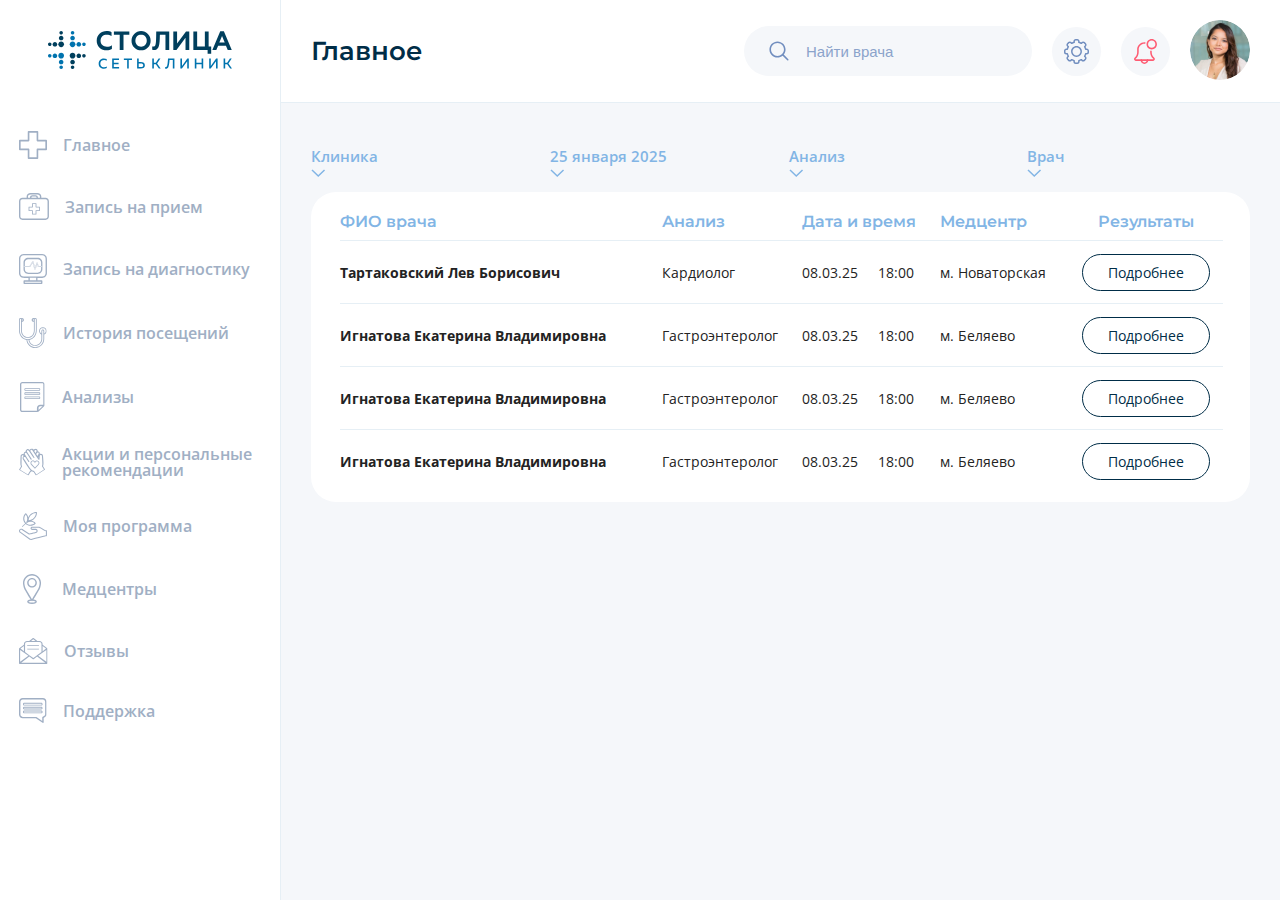
<file: tests.html>
<!DOCTYPE html>
<html lang="en">
<head>
    <meta charset="UTF-8">
    <meta name="viewport" content="width=device-width, initial-scale=1.0">
    <title>Document</title>
    <link rel="stylesheet" href="./style.css">
</head>
<body>
    <div class="dashboard-layout">
        <aside class="sidebar">
            <div class="logo">
                <a href="">
                    <img src="./images/logo.svg" alt="">
                </a>
            </div>
            <nav>
                <ul>
                    <li>
                        <a href="/">
                            <svg width="28" height="28" viewBox="0 0 28 28" fill="none" xmlns="http://www.w3.org/2000/svg">
                            <g clip-path="url(#clip0_2001_34)">
                                <path d="M0.821162 19.257H8.74296V27.1788C8.74296 27.6297 9.11328 28 9.56412 28H18.4359C18.8867 28 19.257 27.6297 19.257 27.1788V19.257H27.1788C27.6297 19.257 28 18.8867 28 18.4359V9.56412C28 9.11328 27.6297 8.74296 27.1788 8.74296H19.257V0.821162C19.257 0.370328 18.8867 0 18.4359 0H9.56412C9.11328 0 8.74296 0.370328 8.74296 0.821162V8.74296H0.821162C0.370328 8.74296 0 9.11328 0 9.56412V18.4359C0 18.8867 0.370328 19.257 0.821162 19.257ZM1.64232 10.3853H9.56412C10.015 10.3853 10.3853 10.015 10.3853 9.56412V1.64232H17.6147V9.56412C17.6147 10.015 17.985 10.3853 18.4359 10.3853H26.3577V17.6147H18.4359C17.985 17.6147 17.6147 17.985 17.6147 18.4359V26.3577H10.3853V18.4359C10.3853 17.985 10.015 17.6147 9.56412 17.6147H1.64232V10.3853Z" fill="#A0AFC4" />
                            </g>
                            <defs>
                                <clipPath id="clip0_2001_34">
                                <rect width="28" height="28" fill="white" />
                                </clipPath>
                            </defs>
                            </svg>
                            Главное
                        </a>
                    </li>
                    <li>
                        <a href="./appointment-booking.html">
                            <svg width="30" height="27" viewBox="0 0 30 27" fill="none" xmlns="http://www.w3.org/2000/svg">
                            <g clip-path="url(#clip0_31_328)">
                                <path d="M22.3162 4.77912V3.41755C22.3162 1.53177 20.553 0 18.3881 0H11.553C9.38808 0 7.62484 1.53177 7.62484 3.41755V4.77912H3.38354C1.52499 4.77912 0.00683594 6.29728 0.00683594 8.15582V23.6233C0.00683594 25.4887 1.52499 27 3.38354 27H26.5575C28.4229 27 29.9342 25.4887 29.9342 23.6233V8.15582C29.9342 6.29047 28.4161 4.77912 26.5575 4.77912H22.3162ZM28.5386 23.6233C28.5386 24.7194 27.6468 25.6112 26.5507 25.6112H3.37673C2.28066 25.6112 1.38883 24.7194 1.38883 23.6233V8.15582C1.38883 7.05976 2.28066 6.16793 3.37673 6.16793H26.5507C27.6468 6.16793 28.5386 7.05976 28.5386 8.15582V23.6233ZM11.5462 1.3888H18.3813C19.7837 1.3888 20.9206 2.30106 20.9206 3.41755V4.77912H18.8919V4.19365C18.8919 3.08396 17.8775 2.17852 16.6248 2.17852H13.3026C12.05 2.17852 11.0356 3.08396 11.0356 4.19365V4.77912H9.00684V3.41755C9.00684 2.30106 10.1437 1.3888 11.5462 1.3888ZM17.5031 4.77912H12.4312V4.19365C12.4312 3.85325 12.8329 3.56732 13.3094 3.56732H16.6316C17.1082 3.56732 17.5099 3.85325 17.5099 4.19365V4.77912H17.5031Z" fill="#A0AFC4" />
                                <path d="M20.4985 13.6975H17.4281V10.6272C17.4281 10.3957 17.2443 10.2119 17.0128 10.2119H13.4727C13.2413 10.2119 13.0575 10.3957 13.0575 10.6272V13.6975H9.98712C9.75565 13.6975 9.57184 13.8814 9.57184 14.1128V17.6529C9.57184 17.8844 9.75565 18.0682 9.98712 18.0682H13.0575V21.1385C13.0575 21.37 13.2413 21.5538 13.4727 21.5538H17.0128C17.2443 21.5538 17.4281 21.37 17.4281 21.1385V18.0682H20.4985C20.7299 18.0682 20.9137 17.8844 20.9137 17.6529V14.1128C20.9137 13.8814 20.7299 13.6975 20.4985 13.6975ZM20.0832 17.2376H17.0128C16.7814 17.2376 16.5976 17.4214 16.5976 17.6529V20.7233H13.888V17.6529C13.888 17.4214 13.7042 17.2376 13.4727 17.2376H10.4024V14.5349H13.4727C13.7042 14.5349 13.888 14.3511 13.888 14.1196V11.0493H16.5976V14.1196C16.5976 14.3511 16.7814 14.5349 17.0128 14.5349H20.0832V17.2376Z" fill="#A0AFC4" />
                            </g>
                            <defs>
                                <clipPath id="clip0_31_328">
                                <rect width="29.9342" height="27" fill="white" />
                                </clipPath>
                            </defs>
                            </svg>
                            Запись на прием
                        </a>
                    </li>
                    <li>
                        <a href="./sign-up-for-diagnostics.html">
                            <svg width="28" height="30" viewBox="0 0 28 30" fill="none" xmlns="http://www.w3.org/2000/svg">
                            <g clip-path="url(#clip0_31_371)">
                                <path d="M4.69926 23.8793H9.45045V26.3587H5.17958C4.8161 26.3587 4.51752 26.6573 4.51752 27.0208V29.3379C4.51752 29.7014 4.8161 30 5.17958 30H22.7369C23.1004 30 23.399 29.7014 23.399 29.3379V27.0208C23.399 26.6573 23.1004 26.3587 22.7369 26.3587H18.466V23.8793H23.2172C25.807 23.8793 27.9165 21.7698 27.9165 19.18V4.69926C27.9165 2.10948 25.807 0 23.2172 0H4.69926C2.10948 0 0 2.10948 0 4.69926V19.1735C0 21.7633 2.10948 23.8728 4.69926 23.8728V23.8793ZM1.3241 4.69926C1.3241 2.83643 2.83643 1.3241 4.69926 1.3241H23.2172C25.0801 1.3241 26.5924 2.83643 26.5924 4.69926V19.1735C26.5924 21.0363 25.0801 22.5487 23.2172 22.5487H4.69926C2.83643 22.5487 1.3241 21.0363 1.3241 19.1735V4.69926ZM22.0814 28.6759H5.84163V27.6828H22.0749V28.6759H22.0814ZM10.7746 26.3522V23.8728H17.1484V26.3522H10.7746Z" fill="#A0AFC4" />
                                <path d="M4.51754 12.8382V15.3436C4.51754 17.9334 6.62701 20.0429 9.2168 20.0429H18.6997C21.2895 20.0429 23.399 17.9334 23.399 15.3436V12.8836C23.5547 12.7928 23.6651 12.624 23.6651 12.4293C23.6651 12.2346 23.5547 12.0658 23.399 11.9749V8.52837C23.399 5.93858 21.2895 3.8291 18.6997 3.8291H9.2168C6.62701 3.8291 4.51754 5.93858 4.51754 8.52837V12.0204C4.4007 12.1177 4.32281 12.267 4.32281 12.4293C4.32281 12.5915 4.4007 12.7408 4.51754 12.8382ZM9.2168 5.1532H18.6997C20.5625 5.1532 22.0749 6.66554 22.0749 8.52837V11.897H19.5565L18.6608 8.83992C18.5959 8.61924 18.3946 8.46346 18.1675 8.46346C17.9403 8.45048 17.7261 8.59976 17.6547 8.82045L16.0255 13.5716L14.325 7.28864C14.2666 7.08094 14.0978 6.93165 13.8901 6.8992C13.6759 6.86675 13.4747 6.9706 13.3644 7.15234L10.5214 11.8905H5.84813V8.52187C5.84813 6.65905 7.36046 5.14671 9.22329 5.14671L9.2168 5.1532ZM18.7062 18.7188H9.22329C7.36046 18.7188 5.84813 17.2064 5.84813 15.3436V12.9615H10.82C11.0082 12.9615 11.177 12.8642 11.2744 12.7019L13.6305 8.77501L15.4544 15.5253C15.5128 15.7525 15.714 15.9083 15.9477 15.9148H15.9671C16.1943 15.9148 16.3955 15.772 16.4669 15.5578L18.1155 10.7417L18.6543 12.5786C18.7192 12.7992 18.9269 12.9615 19.1605 12.9615H22.0749V15.3436C22.0749 17.2064 20.5625 18.7188 18.6997 18.7188H18.7062ZM23.1393 12.6954H19.1605C19.0437 12.6954 18.9399 12.6175 18.9074 12.5072L18.135 9.87194L16.2138 15.4734C16.1748 15.5838 16.0775 15.6552 15.9606 15.6552C15.8373 15.6552 15.7335 15.5708 15.7075 15.4604L13.7149 8.11296L11.0407 12.5786C10.9953 12.6564 10.9044 12.7084 10.8135 12.7084H4.84856C4.69928 12.7084 4.58244 12.5915 4.58244 12.4423C4.58244 12.293 4.69928 12.1761 4.84856 12.1761H10.6642L13.585 7.30811C13.637 7.21725 13.7408 7.16532 13.8512 7.18479C13.955 7.19777 14.0459 7.27566 14.0718 7.37951L15.9996 14.4933L17.9078 8.9243C17.9468 8.81396 18.0571 8.74256 18.1675 8.74256C18.2843 8.74256 18.3817 8.82045 18.4141 8.93079L19.3682 12.1761H23.1458C23.2951 12.1761 23.412 12.293 23.412 12.4423C23.412 12.5915 23.2951 12.7084 23.1458 12.7084L23.1393 12.6954Z" fill="#A0AFC4" />
                            </g>
                            <defs>
                                <clipPath id="clip0_31_371">
                                <rect width="27.923" height="30" fill="white" />
                                </clipPath>
                            </defs>
                            </svg>
                            Запись на диагностику
                        </a>
                    </li>
                    <li>
                        <a href="./visit-history.html">
                            <svg width="28" height="30" viewBox="0 0 28 30" fill="none" xmlns="http://www.w3.org/2000/svg">
                            <g clip-path="url(#clip0_31_359)">
                                <path d="M7.4807 21.9228C7.89474 26.4421 11.7053 30 16.3368 30C21.2421 30 25.2281 26.014 25.2281 21.1088V16.4632C26.6456 15.9088 27.6561 14.5333 27.6561 12.9263C27.6561 10.8351 25.9509 9.12982 23.8596 9.12982C21.7684 9.12982 20.0632 10.8351 20.0632 12.9263C20.0632 14.4912 21.0105 15.8316 22.3649 16.414V21.1018C22.3649 24.4211 19.6632 27.1298 16.3368 27.1298C13.2842 27.1298 10.7649 24.8491 10.3719 21.9018C14.7298 21.193 17.7544 17.3684 17.7544 12.2877V1.43158C17.7544 0.638596 17.1088 0 16.3228 0C15.993 0 15.6982 0.112281 15.4597 0.294737C15.186 0.140351 14.8702 0.0491228 14.5333 0.0491228C13.4947 0.0491228 12.6526 0.891228 12.6526 1.92982C12.6526 2.96842 13.4947 3.81053 14.5333 3.81053C14.6596 3.81053 14.7789 3.79649 14.8982 3.77544V12.2877C14.8982 16.3298 12.4281 19.1579 8.89123 19.1579C5.35439 19.1579 2.88421 16.3298 2.88421 12.2877V3.80351C2.94035 3.80351 2.98947 3.81053 3.04561 3.81053C4.08421 3.81053 4.92632 2.96842 4.92632 1.92982C4.92632 0.891228 4.06316 0.0491228 3.03158 0.0491228C2.74386 0.0491228 2.46316 0.119298 2.21754 0.238596C1.99298 0.0912281 1.7193 0 1.43158 0C0.645614 0 0 0.645614 0 1.43158V12.2877C0 17.4035 3.07368 21.2491 7.4807 21.9158V21.9228ZM0.85614 1.43158C0.85614 1.11579 1.11579 0.85614 1.43158 0.85614C1.74737 0.85614 2.00702 1.11579 2.00702 1.43158V12.2877C2.00702 16.8421 4.83509 20.014 8.87719 20.014C12.9193 20.014 15.7474 16.8351 15.7474 12.2877V1.43158C15.7474 1.11579 16.007 0.85614 16.3228 0.85614C16.6386 0.85614 16.8982 1.11579 16.8982 1.43158V12.2877C16.8982 17.4316 13.5298 21.1649 8.88421 21.1649C4.2386 21.1649 0.85614 17.4316 0.85614 12.2877V1.43158ZM3.7614 1.92982C3.7614 2.33684 3.43158 2.66667 3.02456 2.66667C2.96842 2.66667 2.91228 2.65965 2.86316 2.64561V1.43158C2.86316 1.3614 2.84912 1.29123 2.84211 1.22105C2.89825 1.20702 2.9614 1.19298 3.02456 1.19298C3.43158 1.19298 3.7614 1.52281 3.7614 1.92982ZM13.7895 1.92982C13.7895 1.52281 14.1193 1.19298 14.5263 1.19298C14.6667 1.19298 14.793 1.23509 14.8982 1.29825C14.8982 1.34035 14.8842 1.38246 14.8842 1.43158V2.56842C14.7789 2.63158 14.6526 2.66667 14.5193 2.66667C14.1123 2.66667 13.7825 2.33684 13.7825 1.92982H13.7895ZM23.2211 21.1018V12.9053C23.2211 12.5895 23.4807 12.3298 23.7965 12.3298C24.1123 12.3298 24.3719 12.5895 24.3719 12.9053V21.1018C24.3719 25.5298 20.7719 29.1368 16.3368 29.1368C12.2105 29.1368 8.80702 26.014 8.35789 22.007C8.53333 22.014 8.70175 22.0211 8.87719 22.0211C9.09474 22.0211 9.30526 22.014 9.50877 22C9.95088 25.3754 12.8421 27.993 16.3368 27.993C20.1333 27.993 23.2211 24.9053 23.2211 21.1088V21.1018ZM23.8526 9.98596C25.4737 9.98596 26.793 11.3053 26.793 12.9263C26.793 14.0491 26.1544 15.0316 25.2281 15.5228V12.9053C25.2281 12.1123 24.5825 11.4737 23.7965 11.4737C23.0105 11.4737 22.3649 12.1193 22.3649 12.9053V15.4456C21.5018 14.9333 20.9263 13.993 20.9263 12.9193C20.9263 11.2982 22.2456 9.97895 23.8667 9.97895L23.8526 9.98596Z" fill="#A0AFC4" />
                            </g>
                            <defs>
                                <clipPath id="clip0_31_359">
                                <rect width="27.6491" height="30" fill="white" />
                                </clipPath>
                            </defs>
                            </svg>
                            История посещений
                        </a>
                    </li>
                    <li>
                        <a href="./tests.html">
                            <svg width="25" height="30" viewBox="0 0 25 30" fill="none" xmlns="http://www.w3.org/2000/svg">
                            <g clip-path="url(#clip0_31_344)">
                                <path d="M18.0029 29.842C18.1394 29.842 18.283 29.7917 18.3836 29.6911L24.3606 24.0374C24.4756 23.9296 24.533 23.7859 24.533 23.6351C24.5905 23.5345 24.6264 23.4195 24.6264 23.2974V2.36351C24.6264 1.05603 23.5704 0 22.2629 0H2.36351C1.05603 0 0 1.06322 0 2.36351V27.6293C0 28.9368 1.05603 29.9928 2.36351 29.9928H17.5862C17.7443 29.9928 17.8879 29.9353 18.0029 29.8348V29.842ZM18.556 27.9885V25.819C18.556 24.921 19.2816 24.1954 20.1796 24.1954H22.579L18.5632 27.9957L18.556 27.9885ZM16.9253 28.6853H2.36351C1.78161 28.6853 1.31466 28.2112 1.31466 27.6293V2.36351C1.31466 1.78161 1.78879 1.30747 2.36351 1.30747H22.2701C22.852 1.30747 23.319 1.78161 23.319 2.36351V22.6437H20.2586C18.4195 22.6437 16.9253 24.1451 16.9253 25.9842V28.6853Z" fill="#A0AFC4" />
                                <path d="M5.10057 8.7288H19.533C19.8922 8.7288 20.1868 8.43426 20.1868 8.07506V6.8969C20.1868 6.5377 19.8922 6.24316 19.533 6.24316H5.10057C4.74138 6.24316 4.44684 6.5377 4.44684 6.8969V8.07506C4.44684 8.43426 4.74138 8.7288 5.10057 8.7288ZM5.22988 7.03339H19.3966V7.94575H5.22988V7.03339Z" fill="#A0AFC4" />
                                <path d="M5.10057 12.845H19.533C19.8922 12.845 20.1868 12.5505 20.1868 12.1913V11.0131C20.1868 10.6539 19.8922 10.3594 19.533 10.3594H5.10057C4.74138 10.3594 4.44684 10.6539 4.44684 11.0131V12.1913C4.44684 12.5505 4.74138 12.845 5.10057 12.845ZM5.22988 11.1496H19.3966V12.062H5.22988V11.1496Z" fill="#A0AFC4" />
                                <path d="M20.1868 16.3075V15.1293C20.1868 14.7629 19.8922 14.4756 19.533 14.4756H5.10057C4.74138 14.4756 4.44684 14.7701 4.44684 15.1293V16.3075C4.44684 16.6667 4.74138 16.9612 5.10057 16.9612H19.533C19.8922 16.9612 20.1868 16.6667 20.1868 16.3075ZM19.3966 16.1782H5.22988V15.2658H19.3966V16.1782Z" fill="#A0AFC4" />
                            </g>
                            <defs>
                                <clipPath id="clip0_31_344">
                                <rect width="24.6336" height="30" fill="white" />
                                </clipPath>
                            </defs>
                            </svg>
                            Анализы
                        </a>
                    </li>
                    <li>
                        <a href="./personal-recommendations.html">
                            <svg width="28" height="28" viewBox="0 0 28 28" fill="none" xmlns="http://www.w3.org/2000/svg">
                            <g clip-path="url(#clip0_31_316)">
                                <path d="M24.9301 18.4588C25.4539 16.9935 25.4473 15.442 25.3677 13.9037C25.2617 11.8483 25.0893 9.79953 24.9036 7.75075C24.7843 6.44457 23.8361 5.5561 22.6626 5.5561C22.2382 5.5561 21.8338 5.68208 21.489 5.89425C21.9001 4.44883 21.3564 3.54047 19.4004 2.84428C19.3938 2.84428 19.3872 2.83102 19.3872 2.82439C19.4269 1.7768 19.175 1.13365 18.2401 0.603222C17.292 0.0595326 16.3704 -0.00677099 15.5283 1.07398C15.5283 1.08061 15.3029 1.35908 15.2962 1.35245C15.1703 0.76235 14.6796 0.39105 14.2884 0.218661C13.6254 -0.0730745 13.0154 -0.0730746 12.4717 0.212031C12.2993 0.251813 12.1269 0.318117 11.9545 0.404311C11.57 0.589961 11.0926 0.981152 10.9865 1.57788C10.9865 1.59115 10.7544 1.3193 10.7478 1.30604C9.86597 0.258443 8.94435 0.357899 8.0161 0.94137C7.10774 1.51158 6.87568 2.16136 6.95525 3.20895C6.95525 3.21558 6.95525 3.22884 6.94198 3.22884C5.16505 3.94492 4.59484 4.79361 4.88657 6.04011C4.55506 5.86773 4.17713 5.7749 3.78593 5.79479C2.61236 5.8412 1.69737 6.76945 1.63107 8.07563C1.52498 10.131 1.43216 12.1865 1.40564 14.2419C1.38574 15.7801 1.43879 17.325 2.02226 18.7704L0 22.1386L9.76652 27.9999L11.9877 24.3001C12.4916 24.1675 12.9822 23.962 13.4596 23.6968C14.0232 24.0084 14.6 24.2404 15.1901 24.3731L17.5506 27.9866L27.0784 21.7474L24.9301 18.4654V18.4588ZM18.3528 4.89306C18.8103 4.13057 19.2877 3.92503 19.8844 4.2234C20.5143 4.53502 20.6867 5.0323 20.2491 5.82794C19.8844 6.49761 19.5065 7.15402 19.122 7.81042C18.6843 7.14075 18.2467 6.47109 17.8025 5.79479C17.9815 5.4898 18.1672 5.19143 18.3462 4.88643L18.3528 4.89306ZM20.269 8.47346C20.2491 8.72541 20.2292 9.00388 20.2027 9.32877C20.2027 9.34866 20.1762 9.35529 20.1629 9.34203C20.0303 9.15638 19.9309 9.02378 19.838 8.90443C19.964 8.73204 20.1032 8.57954 20.269 8.48009V8.47346ZM16.0521 2.22103C16.4632 1.5381 16.9605 1.3193 17.4975 1.5381C18.2202 1.83647 18.4059 2.51276 17.9484 3.28189C17.6633 3.75927 17.3782 4.23666 17.0931 4.70741C16.6555 4.03775 16.2112 3.36145 15.767 2.69178C15.8598 2.53266 15.9526 2.38016 16.0521 2.22103ZM12.1932 22.9939C11.9678 23.0735 11.7424 23.1398 11.497 23.1929L10.8672 24.2471L10.7147 24.499L9.24272 26.9456L1.17357 22.1055L2.53943 19.8313L2.73171 19.5196L3.22235 18.7041C3.13616 18.5184 3.05659 18.3262 2.99029 18.1273C2.91736 17.9151 2.85768 17.6963 2.81127 17.4709C2.71845 17.0332 2.6654 16.5824 2.65877 16.1183C2.63225 13.4727 2.71182 10.8272 2.77149 8.18835C2.79138 7.46564 3.24888 6.99489 3.81246 6.96173C4.30973 6.93521 4.71418 7.20043 4.91309 7.68444C4.76723 7.76401 4.62799 7.86346 4.46223 8.05574C3.64007 8.97736 3.55387 10.3432 4.21028 11.3908C6.12645 14.4408 8.08241 17.4642 10.0715 20.4611C10.4627 21.0446 10.8937 21.6016 11.3843 22.0988C11.696 22.4105 12.0076 22.6956 12.3258 22.9475C12.2794 22.9674 12.233 22.9873 12.1866 23.0006L12.1932 22.9939ZM16.4698 24.5189L16.3107 24.2736L15.641 23.2459C15.4023 23.2061 15.1636 23.1464 14.9382 23.0801C14.6597 22.9939 14.3945 22.8879 14.1426 22.7685C13.0021 22.2182 12.0805 21.3098 11.3114 20.1959C10.2704 18.6842 9.29576 17.1327 8.28795 15.5945C7.23372 13.9833 6.17286 12.3721 5.1319 10.7543C4.95288 10.4758 4.66114 10.0714 4.72081 9.58736C4.76723 9.23595 4.95288 9.03041 5.21809 8.84476C5.45678 8.679 5.96732 8.71215 6.25906 8.85802C6.57731 9.01715 6.81601 9.37519 7.02818 9.68681C7.52546 10.4228 8.00284 11.172 8.49349 11.9146C8.73218 12.2793 8.97087 12.6373 9.2162 12.9954C9.47478 13.3799 9.96543 14.4341 10.5555 14.0231C11.0926 13.6451 10.3831 12.7898 10.1577 12.445C9.91901 12.087 9.68032 11.7223 9.44826 11.3577C8.36751 9.66029 7.26024 7.97618 6.21928 6.25229C5.74852 5.4699 5.90102 4.966 6.52427 4.62785C7.10774 4.30959 7.59176 4.49524 8.08241 5.23784C9.3488 7.17391 10.6152 9.10334 11.8816 11.0394C12.0606 11.3112 12.1667 11.5367 12.4982 11.6494C12.7435 11.729 12.9889 11.6892 13.0817 11.4372C13.2408 11.0129 13.1148 10.7875 12.8894 10.4427C11.3976 8.16846 9.90575 5.89425 8.42055 3.6134C7.93654 2.86417 8.08904 2.17462 8.80511 1.85636C9.33554 1.61104 9.83945 1.81658 10.2771 2.47961C11.7954 4.79361 13.3071 7.10097 14.8188 9.4216C15.0642 9.79953 15.3625 10.1178 15.8001 9.80616C16.2179 9.51442 15.9792 9.12986 15.7604 8.79171C14.5868 7.01478 13.4265 5.23121 12.2595 3.44102C12.107 3.20232 11.9479 2.957 11.8683 2.68515C11.6827 2.08179 12.1004 1.45191 12.717 1.34582C13.3535 1.23311 13.6652 1.61104 13.9569 2.06853C15.9394 5.10523 17.9152 8.14194 19.9242 11.1654C20.1099 11.4439 20.5011 11.7687 20.7862 11.7621C21.3166 11.7489 21.2636 11.1985 21.2967 10.8007C21.3829 9.83268 21.4227 8.85802 21.5221 7.88998C21.6017 7.14075 22.0658 6.70978 22.6891 6.71641C23.2527 6.72304 23.73 7.18054 23.7765 7.90325C23.9422 10.5421 24.1279 13.181 24.2008 15.8265C24.2141 16.2906 24.1809 16.7481 24.1013 17.1857C24.0616 17.4112 24.0085 17.63 23.9489 17.8488C23.8892 18.0477 23.8229 18.24 23.7433 18.4323L24.2605 19.2279L24.4594 19.5329L25.9114 21.7474L18.0346 26.8992L16.4698 24.5123V24.5189Z" fill="#A0AFC4" />
                                <path d="M18.6512 12.3789C17.7892 12.3789 17.0002 12.8497 16.5427 13.6122C16.0852 12.8563 15.2896 12.3789 14.4343 12.3789C13.3867 12.3789 12.4452 13.0817 12.0871 14.1293C11.9877 14.4277 11.9346 14.7261 11.9346 15.031C11.9346 15.336 11.981 15.6278 12.0739 15.9063C12.0871 15.9394 12.0938 15.9659 12.107 15.9925L12.4916 15.8134L12.107 15.9991C12.107 15.9991 12.1203 16.019 12.1269 16.0389C12.233 16.3173 12.3722 16.5627 12.538 16.7682C12.6176 16.8677 12.7104 16.9605 12.8032 17.0533L16.5494 21.0249L20.4281 16.9141C20.6867 16.6422 20.8856 16.3041 21.005 15.9394C21.1044 15.6543 21.1508 15.3493 21.1508 15.0443C21.1508 13.579 20.0303 12.3922 18.6512 12.3922V12.3789ZM20.1961 15.6543C20.1099 15.8996 19.9773 16.1317 19.7916 16.324L16.5494 19.7585L13.4132 16.4367L13.3933 16.4168C13.327 16.3571 13.2607 16.2842 13.2077 16.2179C13.1016 16.0853 13.0021 15.9129 12.9292 15.7272C12.9159 15.6941 12.9027 15.6609 12.8828 15.6278C12.8231 15.4355 12.7899 15.2366 12.7899 15.0377C12.7899 14.8388 12.8231 14.62 12.896 14.4078C13.1347 13.705 13.7513 13.2342 14.4343 13.2342C15.0708 13.2342 15.6543 13.6453 15.9261 14.2818C16.0322 14.5271 16.2709 14.6863 16.5427 14.6863C16.8146 14.6863 17.0533 14.5271 17.1594 14.2818C17.4312 13.6453 18.0147 13.2342 18.6512 13.2342C19.5595 13.2342 20.2955 14.0431 20.2955 15.031C20.2955 15.2432 20.2624 15.4554 20.1961 15.6543Z" fill="#A0AFC4" />
                            </g>
                            <defs>
                                <clipPath id="clip0_31_316">
                                <rect width="27.0784" height="28" fill="white" />
                                </clipPath>
                            </defs>
                            </svg>
                            Акции и персональные рекомендации
                        </a>
                    </li>
                    <li>
                        <a href="./my-program.html">
                            <svg width="28" height="28" viewBox="0 0 28 28" fill="none" xmlns="http://www.w3.org/2000/svg">
                            <g clip-path="url(#clip0_31_305)">
                                <path d="M27.8396 18.4737C27.7422 18.3362 27.5818 18.256 27.4157 18.256C25.9836 18.256 25.0155 17.54 23.8928 16.7037C23.6522 16.5261 23.4059 16.3428 23.1538 16.1652C22.1285 15.4492 20.8339 14.7217 18.9779 14.7217C18.1931 14.7217 17.5573 14.7274 17.0417 14.7446H13.0892C12.2242 14.7446 11.5196 15.4492 11.5196 16.3142C11.5196 17.1791 12.2242 17.8837 13.0892 17.8837H16.7496C17.2422 17.9811 17.5916 18.4107 17.5916 18.9148C17.5916 19.2757 17.4026 19.6079 17.0933 19.797C16.8928 19.8485 16.383 19.986 15.7299 20.1578C15.2659 20.2724 14.7905 20.3984 14.338 20.5245L14.2406 20.5474C11.7029 21.2176 10.8494 21.441 10.6031 21.4983C10.4885 21.4983 10.3854 21.4983 10.3052 21.4868L4.55973 17.7634L3.51145 17.0073C3.51145 17.0073 3.47135 16.9786 3.44844 16.9672C3.39688 16.9328 3.3396 16.9042 3.28232 16.8755C3.16775 16.8182 3.06464 16.7724 2.95007 16.738C2.86988 16.7151 2.77822 16.6922 2.67511 16.675C2.41734 16.6349 2.20539 16.6464 1.98772 16.6865C0.85351 16.8011 -0.0057373 17.7348 -0.0057373 18.8804C-0.0057373 19.4647 0.223395 20.0089 0.635834 20.4271C0.64729 20.4385 0.653019 20.4443 0.664475 20.4557C0.81914 20.6047 0.985261 20.725 1.16284 20.8223L10.6948 27.7307C10.7406 27.765 10.7921 27.788 10.8437 27.8051L10.9239 27.8338C10.9239 27.8338 10.9411 27.8395 10.9468 27.8452C11.2332 27.9426 11.5024 27.9885 11.7717 27.9885C11.9321 27.9885 12.0982 27.9713 12.2643 27.9369C12.2758 27.9369 12.2872 27.9369 12.2987 27.9312L12.3388 27.9197C18.3764 26.3845 22.707 25.2904 24.8494 24.7634C24.8723 24.7634 24.8895 24.752 24.9067 24.7462L25.0957 24.6775C26.1383 24.4197 26.9345 24.2822 27.4042 24.2822C27.6907 24.2822 27.9255 24.0474 27.9255 23.7552V23.4058C27.9255 23.3714 27.9312 23.3428 27.9312 23.3084V18.8575C27.9484 18.72 27.9141 18.5768 27.8339 18.4565L27.8396 18.4737ZM26.883 23.2741C26.3502 23.3313 25.6571 23.4688 24.815 23.6808C24.7979 23.6808 24.7692 23.6922 24.752 23.6979L24.5745 23.7667C22.4149 24.2994 18.1015 25.3878 12.081 26.9173H12.0524C11.8003 26.9688 11.5769 26.9574 11.302 26.8657L1.75286 19.9631C1.75286 19.9631 1.70703 19.9344 1.68412 19.923C1.58673 19.8714 1.49508 19.8027 1.40343 19.7225C1.40343 19.7225 1.39197 19.711 1.38624 19.7053C1.16284 19.4876 1.04254 19.1955 1.04254 18.8919C1.04254 18.2904 1.50081 17.7921 2.10801 17.7405C2.13092 17.7405 2.14811 17.7405 2.17102 17.729C2.27413 17.7061 2.37724 17.7004 2.51472 17.7233C2.56055 17.729 2.6121 17.7405 2.6522 17.752C2.70376 17.7691 2.75531 17.7921 2.81832 17.8207C2.85269 17.8379 2.88706 17.8551 2.9157 17.878C2.92143 17.878 2.92716 17.8894 2.93862 17.8894L3.95826 18.6284C3.95826 18.6284 3.97544 18.6398 3.98117 18.6456L9.82405 22.432C9.86988 22.4664 9.92716 22.4893 9.98444 22.5007C10.1907 22.5523 10.4313 22.5695 10.7119 22.5523C10.7406 22.5523 10.775 22.5466 10.8036 22.5408C11.0671 22.4778 12.3159 22.1513 14.5155 21.5727L14.6244 21.5441C15.0769 21.4124 15.5352 21.2921 15.9992 21.1775C16.7553 20.977 17.3281 20.8281 17.4427 20.7937C17.4828 20.7822 17.5229 20.7651 17.5573 20.7479C18.2275 20.3755 18.6457 19.6767 18.6457 18.9205C18.6457 17.8894 17.9067 17.0187 16.8871 16.8526C16.8584 16.8526 16.8298 16.8469 16.8011 16.8469H13.0892C12.8028 16.8469 12.5679 16.612 12.5679 16.3256C12.5679 16.0392 12.8028 15.8043 13.0892 15.8043H17.0532C17.5687 15.7871 18.1988 15.7814 18.9722 15.7814C20.5303 15.7814 21.6129 16.3829 22.5524 17.0359C22.7929 17.2078 23.0335 17.3796 23.2684 17.5572C24.311 18.3305 25.3879 19.1325 26.883 19.2871V23.2511C26.883 23.2511 26.883 23.2741 26.883 23.2798V23.2741Z" fill="#A0AFC4" />
                                <path d="M18.0041 0.538462V0.50982C17.9984 0.234861 17.7807 0.0171849 17.5057 0H17.4771C17.4771 0 17.4599 0 17.4485 0C13.7881 0 10.5802 2.23404 9.23978 5.51064C8.99919 4.07283 8.32897 2.69804 7.22914 1.5982C7.18904 1.5581 7.15467 1.52946 7.11457 1.49509C7.09739 1.4779 7.0802 1.46645 7.06302 1.44926C6.86825 1.26596 6.55893 1.26596 6.35843 1.43781C6.34698 1.44926 6.33552 1.45499 6.32406 1.46645C3.62603 4.16448 3.50573 8.50655 6.04911 11.3592L6.06629 11.3822L2.88135 14.5671L3.42554 15.1113L6.61048 11.9263L6.63339 11.9435C8.00246 13.1637 9.72095 13.7709 11.4337 13.7709C13.2782 13.7709 15.1228 13.0663 16.5205 11.6686C16.5205 11.6686 16.5434 11.6457 16.5434 11.6399C16.7267 11.4452 16.721 11.1244 16.5434 10.9182C16.5376 10.9067 16.5262 10.901 16.5205 10.8895C15.3462 9.70949 13.8453 9.02209 12.2872 8.83306C15.644 7.5671 17.9926 4.34206 17.9926 0.532733L18.0041 0.538462ZM15.4092 11.2848C13.0949 13.2381 9.64649 13.2209 7.3437 11.1645C7.32079 11.1416 7.29215 11.1187 7.26924 11.1015C7.25205 11.09 7.23487 11.0728 7.22341 11.0614C7.19477 11.0385 7.17186 11.0098 7.14321 10.9869C7.1203 10.9697 7.10312 10.9525 7.06302 10.9124C7.01146 10.8609 6.96564 10.8093 6.91981 10.752L6.83961 10.6604C4.78315 8.35188 4.76596 4.89771 6.73077 2.58347C8.62112 4.69149 8.83879 7.83633 7.21195 10.1907C7.06875 10.3969 7.09166 10.6776 7.27496 10.8609C7.45254 11.0385 7.73323 11.0671 7.94518 10.9239C10.2537 9.33142 13.3183 9.509 15.4149 11.2848H15.4092ZM9.64649 8.35188C9.6694 8.05974 9.70377 7.76187 9.76105 7.45254C10.4084 3.90671 13.3871 1.2946 16.9386 1.06547C16.6866 4.98936 13.5933 8.09984 9.64076 8.35188H9.64649Z" fill="#A0AFC4" />
                            </g>
                            <defs>
                                <clipPath id="clip0_31_305">
                                <rect width="27.937" height="28" fill="white" />
                                </clipPath>
                            </defs>
                            </svg>
                            Моя программа
                        </a>
                    </li>
                    <li>
                        <a href="./medical-centers.html">
                            <svg width="19" height="30" viewBox="0 0 19 30" fill="none" xmlns="http://www.w3.org/2000/svg">
                            <g clip-path="url(#clip0_31_282)">
                                <path d="M17.7747 11.144C17.943 10.4446 18.0272 9.73236 18.0272 9.0136C18.0272 4.04705 13.9866 0 9.0136 0C4.04058 0 0 4.04705 0 9.0136C0 9.73236 0.0841787 10.4446 0.252536 11.144C0.492122 12.6074 0.822361 13.7859 1.23678 14.6536C2.12389 16.512 5.84718 22.657 7.56313 25.4543C5.25146 25.7522 4.17656 26.7429 4.17656 27.6818C4.17656 28.7956 5.69178 30 9.0136 30C12.3354 30 13.8506 28.7956 13.8506 27.6818C13.8506 26.7429 12.7757 25.7522 10.4641 25.4543C12.1735 22.657 15.9033 16.512 16.7904 14.6536C17.2048 13.7859 17.5351 12.6074 17.7747 11.144ZM12.4584 27.6818C12.3678 27.9473 11.2022 28.6078 9.0136 28.6078C6.82495 28.6078 5.63997 27.9279 5.56875 27.6883C5.6335 27.4552 6.57889 26.8919 8.37902 26.7753C8.39845 26.8077 8.41787 26.8336 8.42435 26.8465C8.55385 27.0537 8.77401 27.1768 9.02007 27.1768C9.26613 27.1768 9.48629 27.0537 9.60932 26.8465C9.6158 26.8336 9.63522 26.8077 9.65465 26.7753C11.4289 26.8854 12.3743 27.4423 12.4584 27.6818ZM16.4148 10.8396C16.4148 10.8396 16.4084 10.8785 16.4019 10.8914C16.1817 12.2189 15.8839 13.3132 15.5277 14.0514C14.6341 15.9292 10.5547 22.6311 9.00712 25.15C7.466 22.6311 3.3801 15.9292 2.48651 14.0514C2.13684 13.3132 1.83251 12.2189 1.61235 10.8914C1.61235 10.872 1.61235 10.8526 1.5994 10.8396C1.45046 10.2439 1.37924 9.62875 1.37924 9.0136C1.39219 4.81114 4.81114 1.39219 9.0136 1.39219C13.2161 1.39219 16.635 4.81114 16.635 9.0136C16.635 9.62875 16.5573 10.2439 16.4148 10.8396Z" fill="#A0AFC4" />
                                <path d="M9.01361 3.94336C6.3458 3.94336 4.17657 6.11258 4.17657 8.7804C4.17657 11.4482 6.3458 13.6174 9.01361 13.6174C11.6814 13.6174 13.8507 11.4482 13.8507 8.7804C13.8507 6.11258 11.6814 3.94336 9.01361 3.94336ZM9.01361 12.2317C7.11635 12.2317 5.56876 10.6841 5.56876 8.78687C5.56876 6.88961 7.11635 5.34202 9.01361 5.34202C10.9109 5.34202 12.4585 6.88961 12.4585 8.78687C12.4585 10.6841 10.9109 12.2317 9.01361 12.2317Z" fill="#A0AFC4" />
                            </g>
                            <defs>
                                <clipPath id="clip0_31_282">
                                <rect width="18.0272" height="30" fill="white" />
                                </clipPath>
                            </defs>
                            </svg>
                            Медцентры
                        </a>
                    </li>
                    <li>
                        <a href="./reviews.html">
                            <svg width="29" height="26" viewBox="0 0 29 26" fill="none" xmlns="http://www.w3.org/2000/svg">
                            <g clip-path="url(#clip0_31_300)">
                                <path d="M8.53359 8.10967H19.631C19.8431 8.10967 20.0115 7.94124 20.0115 7.72915C20.0115 7.51706 19.8431 7.34863 19.631 7.34863H8.53359C8.3215 7.34863 8.15308 7.51706 8.15308 7.72915C8.15308 7.94124 8.3215 8.10967 8.53359 8.10967Z" fill="#A0AFC4" />
                                <path d="M20.0053 11.0729C20.0053 10.8608 19.8369 10.6924 19.6248 10.6924H8.53359C8.3215 10.6924 8.15308 10.8608 8.15308 11.0729C8.15308 11.285 8.3215 11.4534 8.53359 11.4534H19.631C19.8431 11.4534 20.0115 11.285 20.0115 11.0729H20.0053Z" fill="#A0AFC4" />
                                <path d="M28.2893 10.137L23.6046 6.70606V5.8764C23.6046 4.22333 22.2073 2.87592 20.4918 2.87592H18.3772L14.5969 0.112488C14.3973 -0.0309857 14.1228 -0.0309857 13.9232 0.112488L10.143 2.88216H8.02831C6.31286 2.88216 4.91555 4.22957 4.91555 5.88264V6.7123L0.230806 10.137C0.087332 10.243 0 10.4114 0 10.5923C0 10.6235 0 10.6547 0.012476 10.6859C0.012476 10.7109 0 10.7358 0 10.7608V24.9522C0 25.0333 0.024952 25.1144 0.056142 25.1893C0 25.3203 -0.018714 25.4637 0.03119 25.6072C0.112284 25.838 0.324376 25.994 0.567658 25.994H27.9525C28.1958 25.994 28.4141 25.838 28.489 25.6072C28.5389 25.47 28.5202 25.3203 28.464 25.1893C28.4952 25.1144 28.5202 25.0396 28.5202 24.9522V10.7608C28.5202 10.7608 28.5139 10.7109 28.5077 10.6859C28.5077 10.6547 28.5202 10.6173 28.5202 10.5861C28.5202 10.4052 28.4328 10.2368 28.2893 10.1307V10.137ZM23.6046 8.12209L27.0043 10.611L23.7231 13.1437L23.6046 13.231V8.12209ZM14.2601 1.279L16.4496 2.88216H12.0705L14.2601 1.279ZM6.0571 5.88264C6.0571 4.85961 6.9429 4.02372 8.03455 4.02372H20.4981C21.5897 4.02372 22.4755 4.85961 22.4755 5.88264V14.0607L17.9966 17.3169C17.9218 17.3356 17.8469 17.3606 17.7845 17.4105L14.3037 20.0429L10.6607 17.398L6.06334 14.0544V5.8764L6.0571 5.88264ZM4.91555 8.12209V13.125L1.52831 10.6048L4.91555 8.12209ZM1.13532 11.8898L9.35077 17.8658L1.13532 23.8419V11.8898ZM2.23321 24.8587L10.3301 18.577L13.9669 21.2157C14.1665 21.3654 14.441 21.3591 14.6406 21.2094L18.1089 18.5832L26.2682 24.8587H2.23321ZM27.3848 23.8419L19.1756 17.8658L27.3848 11.8898V23.8419Z" fill="#A0AFC4" />
                            </g>
                            <defs>
                                <clipPath id="clip0_31_300">
                                <rect width="28.5202" height="26" fill="white" />
                                </clipPath>
                            </defs>
                            </svg>
                            Отзывы
                        </a>
                    </li>
                    <li>
                        <a href="./support.html">
                            <svg width="28" height="25" viewBox="0 0 28 25" fill="none" xmlns="http://www.w3.org/2000/svg">
                            <g clip-path="url(#clip0_31_294)">
                                <path d="M23.8535 0H3.72623C1.67086 0 0 1.67086 0 3.72623V16.6177C0 18.6731 1.67086 20.344 3.72623 20.344H16.8135L23.5598 24.8742C23.6787 24.9581 23.8185 24.993 23.9583 24.993C24.0772 24.993 24.189 24.965 24.2939 24.9091C24.5316 24.7833 24.6714 24.5386 24.6714 24.2729V19.9874C25.9857 19.4351 27.5657 18.2327 27.5657 16.6177V3.72623C27.5657 1.67086 25.8949 0 23.8395 0H23.8535ZM26.1395 16.6247C26.1395 17.4706 24.8812 18.4494 23.7486 18.8059C23.448 18.9038 23.2453 19.1765 23.2453 19.4911V22.9306L17.4357 19.0296C17.3168 18.9527 17.177 18.9108 17.0372 18.9108H3.72623C2.46784 18.9108 1.44016 17.8831 1.44016 16.6247V3.72623C1.44016 2.46085 2.46784 1.44016 3.72623 1.44016H23.8465C25.1119 1.44016 26.1326 2.46784 26.1326 3.72623V16.6177L26.1395 16.6247Z" fill="#A0AFC4" />
                                <path d="M22.2525 4.7959H5.27823C4.53019 4.7959 3.92896 5.40412 3.92896 6.15216C3.92896 6.90021 4.53718 7.50144 5.27823 7.50144H22.2525C23.0005 7.50144 23.6018 6.89321 23.6018 6.15216C23.6018 5.41111 22.9936 4.7959 22.2525 4.7959ZM22.2525 6.64154H5.27823C5.00558 6.64154 4.78885 6.42481 4.78885 6.15216C4.78885 5.87951 5.00558 5.66279 5.27823 5.66279H22.2525C22.5252 5.66279 22.7419 5.87951 22.7419 6.15216C22.7419 6.42481 22.5252 6.64154 22.2525 6.64154Z" fill="#A0AFC4" />
                                <path d="M22.2525 8.7666H5.27823C4.53019 8.7666 3.92896 9.37482 3.92896 10.1229C3.92896 10.8709 4.53718 11.4721 5.27823 11.4721H22.2525C23.0005 11.4721 23.6018 10.8639 23.6018 10.1229C23.6018 9.38181 22.9936 8.7666 22.2525 8.7666ZM22.2525 10.6052H5.27823C5.00558 10.6052 4.78885 10.3885 4.78885 10.1159C4.78885 9.84322 5.00558 9.6265 5.27823 9.6265H22.2525C22.5252 9.6265 22.7419 9.84322 22.7419 10.1159C22.7419 10.3885 22.5252 10.6052 22.2525 10.6052Z" fill="#A0AFC4" />
                                <path d="M22.2525 12.5908H5.27823C4.53019 12.5908 3.92896 13.199 3.92896 13.9401C3.92896 14.6811 4.53718 15.2964 5.27823 15.2964H22.2525C23.0005 15.2964 23.6018 14.6881 23.6018 13.9401C23.6018 13.1921 22.9936 12.5908 22.2525 12.5908ZM22.2525 14.4365H5.27823C5.00558 14.4365 4.78885 14.2197 4.78885 13.9471C4.78885 13.6744 5.00558 13.4577 5.27823 13.4577H22.2525C22.5252 13.4577 22.7419 13.6744 22.7419 13.9471C22.7419 14.2197 22.5252 14.4365 22.2525 14.4365Z" fill="#A0AFC4" />
                            </g>
                            <defs>
                                <clipPath id="clip0_31_294">
                                <rect width="27.5797" height="25" fill="white" />
                                </clipPath>
                            </defs>
                            </svg>
                            Поддержка
                        </a>
                    </li>
                </ul>
            </nav>
        </aside>

        <main class="main-content">
            <header class="main-header">
                <div class="wrapper">
                    <div class="main-header-cont">
                        <img src="./images/burger.svg" alt="" class="burger" id="open-menu-btn">
                        <div>
                            <h1>Главное</h1>
                        </div>
                        <div class="h-2">
                            <div class="search">
                                <form>
                                    <img src="./images/search.svg" alt="" aria-hidden="true">
                                    <input type="search" name="query" id="search-doctor" placeholder="Найти врача">
                                </form>
                            </div>
                            <div class="settings">
                                <a href="" aria-label="Настройки">
                                    <img src="./images/settings.svg" alt="">
                                </a>
                            </div>
                            <div class="notification">
                                <button aria-label="Уведомления">
                                    <img src="./images/notification.svg" alt="">
                                </button>
                            </div>
                            <div class="avatar">
                                <a href="">
                                    <img src="./images/avatar.png" alt="">
                                </a>
                            </div>
                        </div>
                    </div>
                </div>
            </header>

            <div class="content-area">
                <div class="wrapper">
                    <div class="content-area-home-cont">
                        <section class="appointments-widget">
                            <header class="widget-header-filters">
                                <div>
                                    <p>Клиника</p>
                                    <img src="./images/gal.svg" alt="">
                                </div>
                                <div>
                                    <p>25 января 2025</p>
                                    <img src="./images/gal.svg" alt="">
                                </div>
                                <div>
                                    <p>Анализ</p>
                                    <img src="./images/gal.svg" alt="">
                                </div>
                                <div>
                                    <p>Врач</p>
                                    <img src="./images/gal.svg" alt="">
                                </div>
                            </header>
                            <div class="widget-content-wrapper">
                                <div id="upcoming" class="tab-content active">
                                    
                                    <div class="appointments-table-cont">
                                        <table class="appointments-table">
                                            <thead>
                                                <tr>
                                                    <th>ФИО врача</th>
                                                    <th>Анализ</th>
                                                    <th>Дата и время</th>
                                                    <th>Медцентр</th>
                                                    <th>Результаты</th>
                                                </tr>
                                            </thead>
                                            <tbody class="tbody-2">
                                                <tr class="tr-1">
                                                    <td data-label="ФИО врача">Тартаковский Лев Борисович</td>
                                                    <td data-label="Специализация">Кардиолог</td>
                                                    <td data-label="Дата и время">
                                                        <span class="appointment-date">08.03.25</span>
                                                        <span class="appointment-time">18:00</span>
                                                    </td>
                                                    <td data-label="Медцентр">м. Новаторская</td>
                                                    <td data-label="Действия"><a href="./map.html">Подробнее</a></td>
                                                </tr>
                                                <tr class="tr-1">
                                                    <td data-label="ФИО врача">Игнатова Екатерина Владимировна</td>
                                                    <td data-label="Специализация">Гастроэнтеролог</td>
                                                    <td data-label="Дата и время">
                                                        <span class="appointment-date">08.03.25</span>
                                                        <span class="appointment-time">18:00</span>
                                                    </td>
                                                    <td data-label="Медцентр">м. Беляево</td>
                                                    <td data-label="Действия"><a href="./map.html">Подробнее</a></td>
                                                </tr>
                                                <tr class="tr-1">
                                                    <td data-label="ФИО врача">Игнатова Екатерина Владимировна</td>
                                                    <td data-label="Специализация">Гастроэнтеролог</td>
                                                    <td data-label="Дата и время">
                                                        <span class="appointment-date">08.03.25</span>
                                                        <span class="appointment-time">18:00</span>
                                                    </td>
                                                    <td data-label="Медцентр">м. Беляево</td>
                                                    <td data-label="Действия"><a href="./map.html">Подробнее</a></td>
                                                </tr>
                                                <tr class="tr-1">
                                                    <td data-label="ФИО врача">Игнатова Екатерина Владимировна</td>
                                                    <td data-label="Специализация">Гастроэнтеролог</td>
                                                    <td data-label="Дата и время">
                                                        <span class="appointment-date">08.03.25</span>
                                                        <span class="appointment-time">18:00</span>
                                                    </td>
                                                    <td data-label="Медцентр">м. Беляево</td>
                                                    <td data-label="Действия"><a href="./map.html">Подробнее</a></td>
                                                </tr>
                                            </tbody>
                                        </table>
                                    </div>
                                </div>
                                <div id="history" class="tab-content">
                                    <div class="placeholder">
                                        Здесь будет отображаться история ваших посещений.
                                    </div>
                                </div>
                                <div id="analytics" class="tab-content">
                                    <div class="placeholder">
                                        Здесь будут отображаться ваши анализы.
                                    </div>
                                </div>
                            </div>
                            <div class="tests-mob">
                                    <div class="history-filter">
                                        <span>Фильтр</span>
                                        <img src="./images/filter-gal.svg" alt="">
                                    </div>
                                    <div class="history-mob">
                                        <div class="history-mob-item">
                                            <h4>Тартаковский Лев Борисович</h4>
                                            <p>Кардиолог</p>
                                            <div>
                                                <div>
                                                    <p>08.03.25 в 18:00</p>
                                                    <p>м. Новаторская</p>
                                                </div>
                                                <a href="">Подробнее</a>
                                            </div>
                                        </div>
                                        <div class="history-mob-item">
                                            <h4>Тартаковский Лев Борисович</h4>
                                            <p>Кардиолог</p>
                                            <div>
                                                <div>
                                                    <p>08.03.25 в 18:00</p>
                                                    <p>м. Новаторская</p>
                                                </div>
                                                <a href="">Подробнее</a>
                                            </div>
                                        </div>
                                        <div class="history-mob-item">
                                            <h4>Тартаковский Лев Борисович</h4>
                                            <p>Кардиолог</p>
                                            <div>
                                                <div>
                                                    <p>08.03.25 в 18:00</p>
                                                    <p>м. Новаторская</p>
                                                </div>
                                                <a href="">Подробнее</a>
                                            </div>
                                        </div>
                                        <div class="history-mob-item">
                                            <h4>Тартаковский Лев Борисович</h4>
                                            <p>Кардиолог</p>
                                            <div>
                                                <div>
                                                    <p>08.03.25 в 18:00</p>
                                                    <p>м. Новаторская</p>
                                                </div>
                                                <a href="">Подробнее</a>
                                            </div>
                                        </div>
                                        <div class="history-mob-item">
                                            <h4>Тартаковский Лев Борисович</h4>
                                            <p>Кардиолог</p>
                                            <div>
                                                <div>
                                                    <p>08.03.25 в 18:00</p>
                                                    <p>м. Новаторская</p>
                                                </div>
                                                <a href="">Подробнее</a>
                                            </div>
                                        </div>
                                    </div>
                            </div>
                        </section>
                    </div>
                </div>
            </div>





            <div class="fullscreen-menu" id="menu">
                <div>
                    <div class="fullscreen-menu-header">
                        <img src="./images/cl-m.svg" alt="Закрыть меню" class="menu-close" id="close-menu-btn">
                        <div>
                            <div class="settings">
                                <a href="" aria-label="Настройки">
                                    <img src="./images/settings.svg" alt="">
                                </a>
                            </div>
                            <div class="notification">
                                <button aria-label="Уведомления">
                                    <img src="./images/notification.svg" alt="">
                                </button>
                            </div>
                            <div class="avatar">
                                <a href="">
                                    <img src="./images/avatar.png" alt="">
                                </a>
                            </div>
                        </div>
                    </div>
                    <nav class="menu-nav">
                        <nav>
                            <ul>
                                <li>
                                    <a href="/">
                                        <svg width="28" height="28" viewBox="0 0 28 28" fill="none" xmlns="http://www.w3.org/2000/svg">
                                        <g clip-path="url(#clip0_2001_34)">
                                            <path d="M0.821162 19.257H8.74296V27.1788C8.74296 27.6297 9.11328 28 9.56412 28H18.4359C18.8867 28 19.257 27.6297 19.257 27.1788V19.257H27.1788C27.6297 19.257 28 18.8867 28 18.4359V9.56412C28 9.11328 27.6297 8.74296 27.1788 8.74296H19.257V0.821162C19.257 0.370328 18.8867 0 18.4359 0H9.56412C9.11328 0 8.74296 0.370328 8.74296 0.821162V8.74296H0.821162C0.370328 8.74296 0 9.11328 0 9.56412V18.4359C0 18.8867 0.370328 19.257 0.821162 19.257ZM1.64232 10.3853H9.56412C10.015 10.3853 10.3853 10.015 10.3853 9.56412V1.64232H17.6147V9.56412C17.6147 10.015 17.985 10.3853 18.4359 10.3853H26.3577V17.6147H18.4359C17.985 17.6147 17.6147 17.985 17.6147 18.4359V26.3577H10.3853V18.4359C10.3853 17.985 10.015 17.6147 9.56412 17.6147H1.64232V10.3853Z" fill="#A0AFC4" />
                                        </g>
                                        <defs>
                                            <clipPath id="clip0_2001_34">
                                            <rect width="28" height="28" fill="white" />
                                            </clipPath>
                                        </defs>
                                        </svg>
                                        Главное
                                    </a>
                                </li>
                                <li>
                                    <a href="./appointment-booking.html">
                                        <svg width="30" height="27" viewBox="0 0 30 27" fill="none" xmlns="http://www.w3.org/2000/svg">
                                        <g clip-path="url(#clip0_31_328)">
                                            <path d="M22.3162 4.77912V3.41755C22.3162 1.53177 20.553 0 18.3881 0H11.553C9.38808 0 7.62484 1.53177 7.62484 3.41755V4.77912H3.38354C1.52499 4.77912 0.00683594 6.29728 0.00683594 8.15582V23.6233C0.00683594 25.4887 1.52499 27 3.38354 27H26.5575C28.4229 27 29.9342 25.4887 29.9342 23.6233V8.15582C29.9342 6.29047 28.4161 4.77912 26.5575 4.77912H22.3162ZM28.5386 23.6233C28.5386 24.7194 27.6468 25.6112 26.5507 25.6112H3.37673C2.28066 25.6112 1.38883 24.7194 1.38883 23.6233V8.15582C1.38883 7.05976 2.28066 6.16793 3.37673 6.16793H26.5507C27.6468 6.16793 28.5386 7.05976 28.5386 8.15582V23.6233ZM11.5462 1.3888H18.3813C19.7837 1.3888 20.9206 2.30106 20.9206 3.41755V4.77912H18.8919V4.19365C18.8919 3.08396 17.8775 2.17852 16.6248 2.17852H13.3026C12.05 2.17852 11.0356 3.08396 11.0356 4.19365V4.77912H9.00684V3.41755C9.00684 2.30106 10.1437 1.3888 11.5462 1.3888ZM17.5031 4.77912H12.4312V4.19365C12.4312 3.85325 12.8329 3.56732 13.3094 3.56732H16.6316C17.1082 3.56732 17.5099 3.85325 17.5099 4.19365V4.77912H17.5031Z" fill="#A0AFC4" />
                                            <path d="M20.4985 13.6975H17.4281V10.6272C17.4281 10.3957 17.2443 10.2119 17.0128 10.2119H13.4727C13.2413 10.2119 13.0575 10.3957 13.0575 10.6272V13.6975H9.98712C9.75565 13.6975 9.57184 13.8814 9.57184 14.1128V17.6529C9.57184 17.8844 9.75565 18.0682 9.98712 18.0682H13.0575V21.1385C13.0575 21.37 13.2413 21.5538 13.4727 21.5538H17.0128C17.2443 21.5538 17.4281 21.37 17.4281 21.1385V18.0682H20.4985C20.7299 18.0682 20.9137 17.8844 20.9137 17.6529V14.1128C20.9137 13.8814 20.7299 13.6975 20.4985 13.6975ZM20.0832 17.2376H17.0128C16.7814 17.2376 16.5976 17.4214 16.5976 17.6529V20.7233H13.888V17.6529C13.888 17.4214 13.7042 17.2376 13.4727 17.2376H10.4024V14.5349H13.4727C13.7042 14.5349 13.888 14.3511 13.888 14.1196V11.0493H16.5976V14.1196C16.5976 14.3511 16.7814 14.5349 17.0128 14.5349H20.0832V17.2376Z" fill="#A0AFC4" />
                                        </g>
                                        <defs>
                                            <clipPath id="clip0_31_328">
                                            <rect width="29.9342" height="27" fill="white" />
                                            </clipPath>
                                        </defs>
                                        </svg>
                                        Запись на прием
                                    </a>
                                </li>
                                <li>
                                    <a href="./sign-up-for-diagnostics.html">
                                        <svg width="28" height="30" viewBox="0 0 28 30" fill="none" xmlns="http://www.w3.org/2000/svg">
                                        <g clip-path="url(#clip0_31_371)">
                                            <path d="M4.69926 23.8793H9.45045V26.3587H5.17958C4.8161 26.3587 4.51752 26.6573 4.51752 27.0208V29.3379C4.51752 29.7014 4.8161 30 5.17958 30H22.7369C23.1004 30 23.399 29.7014 23.399 29.3379V27.0208C23.399 26.6573 23.1004 26.3587 22.7369 26.3587H18.466V23.8793H23.2172C25.807 23.8793 27.9165 21.7698 27.9165 19.18V4.69926C27.9165 2.10948 25.807 0 23.2172 0H4.69926C2.10948 0 0 2.10948 0 4.69926V19.1735C0 21.7633 2.10948 23.8728 4.69926 23.8728V23.8793ZM1.3241 4.69926C1.3241 2.83643 2.83643 1.3241 4.69926 1.3241H23.2172C25.0801 1.3241 26.5924 2.83643 26.5924 4.69926V19.1735C26.5924 21.0363 25.0801 22.5487 23.2172 22.5487H4.69926C2.83643 22.5487 1.3241 21.0363 1.3241 19.1735V4.69926ZM22.0814 28.6759H5.84163V27.6828H22.0749V28.6759H22.0814ZM10.7746 26.3522V23.8728H17.1484V26.3522H10.7746Z" fill="#A0AFC4" />
                                            <path d="M4.51754 12.8382V15.3436C4.51754 17.9334 6.62701 20.0429 9.2168 20.0429H18.6997C21.2895 20.0429 23.399 17.9334 23.399 15.3436V12.8836C23.5547 12.7928 23.6651 12.624 23.6651 12.4293C23.6651 12.2346 23.5547 12.0658 23.399 11.9749V8.52837C23.399 5.93858 21.2895 3.8291 18.6997 3.8291H9.2168C6.62701 3.8291 4.51754 5.93858 4.51754 8.52837V12.0204C4.4007 12.1177 4.32281 12.267 4.32281 12.4293C4.32281 12.5915 4.4007 12.7408 4.51754 12.8382ZM9.2168 5.1532H18.6997C20.5625 5.1532 22.0749 6.66554 22.0749 8.52837V11.897H19.5565L18.6608 8.83992C18.5959 8.61924 18.3946 8.46346 18.1675 8.46346C17.9403 8.45048 17.7261 8.59976 17.6547 8.82045L16.0255 13.5716L14.325 7.28864C14.2666 7.08094 14.0978 6.93165 13.8901 6.8992C13.6759 6.86675 13.4747 6.9706 13.3644 7.15234L10.5214 11.8905H5.84813V8.52187C5.84813 6.65905 7.36046 5.14671 9.22329 5.14671L9.2168 5.1532ZM18.7062 18.7188H9.22329C7.36046 18.7188 5.84813 17.2064 5.84813 15.3436V12.9615H10.82C11.0082 12.9615 11.177 12.8642 11.2744 12.7019L13.6305 8.77501L15.4544 15.5253C15.5128 15.7525 15.714 15.9083 15.9477 15.9148H15.9671C16.1943 15.9148 16.3955 15.772 16.4669 15.5578L18.1155 10.7417L18.6543 12.5786C18.7192 12.7992 18.9269 12.9615 19.1605 12.9615H22.0749V15.3436C22.0749 17.2064 20.5625 18.7188 18.6997 18.7188H18.7062ZM23.1393 12.6954H19.1605C19.0437 12.6954 18.9399 12.6175 18.9074 12.5072L18.135 9.87194L16.2138 15.4734C16.1748 15.5838 16.0775 15.6552 15.9606 15.6552C15.8373 15.6552 15.7335 15.5708 15.7075 15.4604L13.7149 8.11296L11.0407 12.5786C10.9953 12.6564 10.9044 12.7084 10.8135 12.7084H4.84856C4.69928 12.7084 4.58244 12.5915 4.58244 12.4423C4.58244 12.293 4.69928 12.1761 4.84856 12.1761H10.6642L13.585 7.30811C13.637 7.21725 13.7408 7.16532 13.8512 7.18479C13.955 7.19777 14.0459 7.27566 14.0718 7.37951L15.9996 14.4933L17.9078 8.9243C17.9468 8.81396 18.0571 8.74256 18.1675 8.74256C18.2843 8.74256 18.3817 8.82045 18.4141 8.93079L19.3682 12.1761H23.1458C23.2951 12.1761 23.412 12.293 23.412 12.4423C23.412 12.5915 23.2951 12.7084 23.1458 12.7084L23.1393 12.6954Z" fill="#A0AFC4" />
                                        </g>
                                        <defs>
                                            <clipPath id="clip0_31_371">
                                            <rect width="27.923" height="30" fill="white" />
                                            </clipPath>
                                        </defs>
                                        </svg>
                                        Запись на диагностику
                                    </a>
                                </li>
                                <li>
                                    <a href="./visit-history.html">
                                        <svg width="28" height="30" viewBox="0 0 28 30" fill="none" xmlns="http://www.w3.org/2000/svg">
                                        <g clip-path="url(#clip0_31_359)">
                                            <path d="M7.4807 21.9228C7.89474 26.4421 11.7053 30 16.3368 30C21.2421 30 25.2281 26.014 25.2281 21.1088V16.4632C26.6456 15.9088 27.6561 14.5333 27.6561 12.9263C27.6561 10.8351 25.9509 9.12982 23.8596 9.12982C21.7684 9.12982 20.0632 10.8351 20.0632 12.9263C20.0632 14.4912 21.0105 15.8316 22.3649 16.414V21.1018C22.3649 24.4211 19.6632 27.1298 16.3368 27.1298C13.2842 27.1298 10.7649 24.8491 10.3719 21.9018C14.7298 21.193 17.7544 17.3684 17.7544 12.2877V1.43158C17.7544 0.638596 17.1088 0 16.3228 0C15.993 0 15.6982 0.112281 15.4597 0.294737C15.186 0.140351 14.8702 0.0491228 14.5333 0.0491228C13.4947 0.0491228 12.6526 0.891228 12.6526 1.92982C12.6526 2.96842 13.4947 3.81053 14.5333 3.81053C14.6596 3.81053 14.7789 3.79649 14.8982 3.77544V12.2877C14.8982 16.3298 12.4281 19.1579 8.89123 19.1579C5.35439 19.1579 2.88421 16.3298 2.88421 12.2877V3.80351C2.94035 3.80351 2.98947 3.81053 3.04561 3.81053C4.08421 3.81053 4.92632 2.96842 4.92632 1.92982C4.92632 0.891228 4.06316 0.0491228 3.03158 0.0491228C2.74386 0.0491228 2.46316 0.119298 2.21754 0.238596C1.99298 0.0912281 1.7193 0 1.43158 0C0.645614 0 0 0.645614 0 1.43158V12.2877C0 17.4035 3.07368 21.2491 7.4807 21.9158V21.9228ZM0.85614 1.43158C0.85614 1.11579 1.11579 0.85614 1.43158 0.85614C1.74737 0.85614 2.00702 1.11579 2.00702 1.43158V12.2877C2.00702 16.8421 4.83509 20.014 8.87719 20.014C12.9193 20.014 15.7474 16.8351 15.7474 12.2877V1.43158C15.7474 1.11579 16.007 0.85614 16.3228 0.85614C16.6386 0.85614 16.8982 1.11579 16.8982 1.43158V12.2877C16.8982 17.4316 13.5298 21.1649 8.88421 21.1649C4.2386 21.1649 0.85614 17.4316 0.85614 12.2877V1.43158ZM3.7614 1.92982C3.7614 2.33684 3.43158 2.66667 3.02456 2.66667C2.96842 2.66667 2.91228 2.65965 2.86316 2.64561V1.43158C2.86316 1.3614 2.84912 1.29123 2.84211 1.22105C2.89825 1.20702 2.9614 1.19298 3.02456 1.19298C3.43158 1.19298 3.7614 1.52281 3.7614 1.92982ZM13.7895 1.92982C13.7895 1.52281 14.1193 1.19298 14.5263 1.19298C14.6667 1.19298 14.793 1.23509 14.8982 1.29825C14.8982 1.34035 14.8842 1.38246 14.8842 1.43158V2.56842C14.7789 2.63158 14.6526 2.66667 14.5193 2.66667C14.1123 2.66667 13.7825 2.33684 13.7825 1.92982H13.7895ZM23.2211 21.1018V12.9053C23.2211 12.5895 23.4807 12.3298 23.7965 12.3298C24.1123 12.3298 24.3719 12.5895 24.3719 12.9053V21.1018C24.3719 25.5298 20.7719 29.1368 16.3368 29.1368C12.2105 29.1368 8.80702 26.014 8.35789 22.007C8.53333 22.014 8.70175 22.0211 8.87719 22.0211C9.09474 22.0211 9.30526 22.014 9.50877 22C9.95088 25.3754 12.8421 27.993 16.3368 27.993C20.1333 27.993 23.2211 24.9053 23.2211 21.1088V21.1018ZM23.8526 9.98596C25.4737 9.98596 26.793 11.3053 26.793 12.9263C26.793 14.0491 26.1544 15.0316 25.2281 15.5228V12.9053C25.2281 12.1123 24.5825 11.4737 23.7965 11.4737C23.0105 11.4737 22.3649 12.1193 22.3649 12.9053V15.4456C21.5018 14.9333 20.9263 13.993 20.9263 12.9193C20.9263 11.2982 22.2456 9.97895 23.8667 9.97895L23.8526 9.98596Z" fill="#A0AFC4" />
                                        </g>
                                        <defs>
                                            <clipPath id="clip0_31_359">
                                            <rect width="27.6491" height="30" fill="white" />
                                            </clipPath>
                                        </defs>
                                        </svg>
                                        История посещений
                                    </a>
                                </li>
                                <li>
                                    <a href="./tests.html">
                                        <svg width="25" height="30" viewBox="0 0 25 30" fill="none" xmlns="http://www.w3.org/2000/svg">
                                        <g clip-path="url(#clip0_31_344)">
                                            <path d="M18.0029 29.842C18.1394 29.842 18.283 29.7917 18.3836 29.6911L24.3606 24.0374C24.4756 23.9296 24.533 23.7859 24.533 23.6351C24.5905 23.5345 24.6264 23.4195 24.6264 23.2974V2.36351C24.6264 1.05603 23.5704 0 22.2629 0H2.36351C1.05603 0 0 1.06322 0 2.36351V27.6293C0 28.9368 1.05603 29.9928 2.36351 29.9928H17.5862C17.7443 29.9928 17.8879 29.9353 18.0029 29.8348V29.842ZM18.556 27.9885V25.819C18.556 24.921 19.2816 24.1954 20.1796 24.1954H22.579L18.5632 27.9957L18.556 27.9885ZM16.9253 28.6853H2.36351C1.78161 28.6853 1.31466 28.2112 1.31466 27.6293V2.36351C1.31466 1.78161 1.78879 1.30747 2.36351 1.30747H22.2701C22.852 1.30747 23.319 1.78161 23.319 2.36351V22.6437H20.2586C18.4195 22.6437 16.9253 24.1451 16.9253 25.9842V28.6853Z" fill="#A0AFC4" />
                                            <path d="M5.10057 8.7288H19.533C19.8922 8.7288 20.1868 8.43426 20.1868 8.07506V6.8969C20.1868 6.5377 19.8922 6.24316 19.533 6.24316H5.10057C4.74138 6.24316 4.44684 6.5377 4.44684 6.8969V8.07506C4.44684 8.43426 4.74138 8.7288 5.10057 8.7288ZM5.22988 7.03339H19.3966V7.94575H5.22988V7.03339Z" fill="#A0AFC4" />
                                            <path d="M5.10057 12.845H19.533C19.8922 12.845 20.1868 12.5505 20.1868 12.1913V11.0131C20.1868 10.6539 19.8922 10.3594 19.533 10.3594H5.10057C4.74138 10.3594 4.44684 10.6539 4.44684 11.0131V12.1913C4.44684 12.5505 4.74138 12.845 5.10057 12.845ZM5.22988 11.1496H19.3966V12.062H5.22988V11.1496Z" fill="#A0AFC4" />
                                            <path d="M20.1868 16.3075V15.1293C20.1868 14.7629 19.8922 14.4756 19.533 14.4756H5.10057C4.74138 14.4756 4.44684 14.7701 4.44684 15.1293V16.3075C4.44684 16.6667 4.74138 16.9612 5.10057 16.9612H19.533C19.8922 16.9612 20.1868 16.6667 20.1868 16.3075ZM19.3966 16.1782H5.22988V15.2658H19.3966V16.1782Z" fill="#A0AFC4" />
                                        </g>
                                        <defs>
                                            <clipPath id="clip0_31_344">
                                            <rect width="24.6336" height="30" fill="white" />
                                            </clipPath>
                                        </defs>
                                        </svg>
                                        Анализы
                                    </a>
                                </li>
                                <li>
                                    <a href="./personal-recommendations.html">
                                        <svg width="28" height="28" viewBox="0 0 28 28" fill="none" xmlns="http://www.w3.org/2000/svg">
                                        <g clip-path="url(#clip0_31_316)">
                                            <path d="M24.9301 18.4588C25.4539 16.9935 25.4473 15.442 25.3677 13.9037C25.2617 11.8483 25.0893 9.79953 24.9036 7.75075C24.7843 6.44457 23.8361 5.5561 22.6626 5.5561C22.2382 5.5561 21.8338 5.68208 21.489 5.89425C21.9001 4.44883 21.3564 3.54047 19.4004 2.84428C19.3938 2.84428 19.3872 2.83102 19.3872 2.82439C19.4269 1.7768 19.175 1.13365 18.2401 0.603222C17.292 0.0595326 16.3704 -0.00677099 15.5283 1.07398C15.5283 1.08061 15.3029 1.35908 15.2962 1.35245C15.1703 0.76235 14.6796 0.39105 14.2884 0.218661C13.6254 -0.0730745 13.0154 -0.0730746 12.4717 0.212031C12.2993 0.251813 12.1269 0.318117 11.9545 0.404311C11.57 0.589961 11.0926 0.981152 10.9865 1.57788C10.9865 1.59115 10.7544 1.3193 10.7478 1.30604C9.86597 0.258443 8.94435 0.357899 8.0161 0.94137C7.10774 1.51158 6.87568 2.16136 6.95525 3.20895C6.95525 3.21558 6.95525 3.22884 6.94198 3.22884C5.16505 3.94492 4.59484 4.79361 4.88657 6.04011C4.55506 5.86773 4.17713 5.7749 3.78593 5.79479C2.61236 5.8412 1.69737 6.76945 1.63107 8.07563C1.52498 10.131 1.43216 12.1865 1.40564 14.2419C1.38574 15.7801 1.43879 17.325 2.02226 18.7704L0 22.1386L9.76652 27.9999L11.9877 24.3001C12.4916 24.1675 12.9822 23.962 13.4596 23.6968C14.0232 24.0084 14.6 24.2404 15.1901 24.3731L17.5506 27.9866L27.0784 21.7474L24.9301 18.4654V18.4588ZM18.3528 4.89306C18.8103 4.13057 19.2877 3.92503 19.8844 4.2234C20.5143 4.53502 20.6867 5.0323 20.2491 5.82794C19.8844 6.49761 19.5065 7.15402 19.122 7.81042C18.6843 7.14075 18.2467 6.47109 17.8025 5.79479C17.9815 5.4898 18.1672 5.19143 18.3462 4.88643L18.3528 4.89306ZM20.269 8.47346C20.2491 8.72541 20.2292 9.00388 20.2027 9.32877C20.2027 9.34866 20.1762 9.35529 20.1629 9.34203C20.0303 9.15638 19.9309 9.02378 19.838 8.90443C19.964 8.73204 20.1032 8.57954 20.269 8.48009V8.47346ZM16.0521 2.22103C16.4632 1.5381 16.9605 1.3193 17.4975 1.5381C18.2202 1.83647 18.4059 2.51276 17.9484 3.28189C17.6633 3.75927 17.3782 4.23666 17.0931 4.70741C16.6555 4.03775 16.2112 3.36145 15.767 2.69178C15.8598 2.53266 15.9526 2.38016 16.0521 2.22103ZM12.1932 22.9939C11.9678 23.0735 11.7424 23.1398 11.497 23.1929L10.8672 24.2471L10.7147 24.499L9.24272 26.9456L1.17357 22.1055L2.53943 19.8313L2.73171 19.5196L3.22235 18.7041C3.13616 18.5184 3.05659 18.3262 2.99029 18.1273C2.91736 17.9151 2.85768 17.6963 2.81127 17.4709C2.71845 17.0332 2.6654 16.5824 2.65877 16.1183C2.63225 13.4727 2.71182 10.8272 2.77149 8.18835C2.79138 7.46564 3.24888 6.99489 3.81246 6.96173C4.30973 6.93521 4.71418 7.20043 4.91309 7.68444C4.76723 7.76401 4.62799 7.86346 4.46223 8.05574C3.64007 8.97736 3.55387 10.3432 4.21028 11.3908C6.12645 14.4408 8.08241 17.4642 10.0715 20.4611C10.4627 21.0446 10.8937 21.6016 11.3843 22.0988C11.696 22.4105 12.0076 22.6956 12.3258 22.9475C12.2794 22.9674 12.233 22.9873 12.1866 23.0006L12.1932 22.9939ZM16.4698 24.5189L16.3107 24.2736L15.641 23.2459C15.4023 23.2061 15.1636 23.1464 14.9382 23.0801C14.6597 22.9939 14.3945 22.8879 14.1426 22.7685C13.0021 22.2182 12.0805 21.3098 11.3114 20.1959C10.2704 18.6842 9.29576 17.1327 8.28795 15.5945C7.23372 13.9833 6.17286 12.3721 5.1319 10.7543C4.95288 10.4758 4.66114 10.0714 4.72081 9.58736C4.76723 9.23595 4.95288 9.03041 5.21809 8.84476C5.45678 8.679 5.96732 8.71215 6.25906 8.85802C6.57731 9.01715 6.81601 9.37519 7.02818 9.68681C7.52546 10.4228 8.00284 11.172 8.49349 11.9146C8.73218 12.2793 8.97087 12.6373 9.2162 12.9954C9.47478 13.3799 9.96543 14.4341 10.5555 14.0231C11.0926 13.6451 10.3831 12.7898 10.1577 12.445C9.91901 12.087 9.68032 11.7223 9.44826 11.3577C8.36751 9.66029 7.26024 7.97618 6.21928 6.25229C5.74852 5.4699 5.90102 4.966 6.52427 4.62785C7.10774 4.30959 7.59176 4.49524 8.08241 5.23784C9.3488 7.17391 10.6152 9.10334 11.8816 11.0394C12.0606 11.3112 12.1667 11.5367 12.4982 11.6494C12.7435 11.729 12.9889 11.6892 13.0817 11.4372C13.2408 11.0129 13.1148 10.7875 12.8894 10.4427C11.3976 8.16846 9.90575 5.89425 8.42055 3.6134C7.93654 2.86417 8.08904 2.17462 8.80511 1.85636C9.33554 1.61104 9.83945 1.81658 10.2771 2.47961C11.7954 4.79361 13.3071 7.10097 14.8188 9.4216C15.0642 9.79953 15.3625 10.1178 15.8001 9.80616C16.2179 9.51442 15.9792 9.12986 15.7604 8.79171C14.5868 7.01478 13.4265 5.23121 12.2595 3.44102C12.107 3.20232 11.9479 2.957 11.8683 2.68515C11.6827 2.08179 12.1004 1.45191 12.717 1.34582C13.3535 1.23311 13.6652 1.61104 13.9569 2.06853C15.9394 5.10523 17.9152 8.14194 19.9242 11.1654C20.1099 11.4439 20.5011 11.7687 20.7862 11.7621C21.3166 11.7489 21.2636 11.1985 21.2967 10.8007C21.3829 9.83268 21.4227 8.85802 21.5221 7.88998C21.6017 7.14075 22.0658 6.70978 22.6891 6.71641C23.2527 6.72304 23.73 7.18054 23.7765 7.90325C23.9422 10.5421 24.1279 13.181 24.2008 15.8265C24.2141 16.2906 24.1809 16.7481 24.1013 17.1857C24.0616 17.4112 24.0085 17.63 23.9489 17.8488C23.8892 18.0477 23.8229 18.24 23.7433 18.4323L24.2605 19.2279L24.4594 19.5329L25.9114 21.7474L18.0346 26.8992L16.4698 24.5123V24.5189Z" fill="#A0AFC4" />
                                            <path d="M18.6512 12.3789C17.7892 12.3789 17.0002 12.8497 16.5427 13.6122C16.0852 12.8563 15.2896 12.3789 14.4343 12.3789C13.3867 12.3789 12.4452 13.0817 12.0871 14.1293C11.9877 14.4277 11.9346 14.7261 11.9346 15.031C11.9346 15.336 11.981 15.6278 12.0739 15.9063C12.0871 15.9394 12.0938 15.9659 12.107 15.9925L12.4916 15.8134L12.107 15.9991C12.107 15.9991 12.1203 16.019 12.1269 16.0389C12.233 16.3173 12.3722 16.5627 12.538 16.7682C12.6176 16.8677 12.7104 16.9605 12.8032 17.0533L16.5494 21.0249L20.4281 16.9141C20.6867 16.6422 20.8856 16.3041 21.005 15.9394C21.1044 15.6543 21.1508 15.3493 21.1508 15.0443C21.1508 13.579 20.0303 12.3922 18.6512 12.3922V12.3789ZM20.1961 15.6543C20.1099 15.8996 19.9773 16.1317 19.7916 16.324L16.5494 19.7585L13.4132 16.4367L13.3933 16.4168C13.327 16.3571 13.2607 16.2842 13.2077 16.2179C13.1016 16.0853 13.0021 15.9129 12.9292 15.7272C12.9159 15.6941 12.9027 15.6609 12.8828 15.6278C12.8231 15.4355 12.7899 15.2366 12.7899 15.0377C12.7899 14.8388 12.8231 14.62 12.896 14.4078C13.1347 13.705 13.7513 13.2342 14.4343 13.2342C15.0708 13.2342 15.6543 13.6453 15.9261 14.2818C16.0322 14.5271 16.2709 14.6863 16.5427 14.6863C16.8146 14.6863 17.0533 14.5271 17.1594 14.2818C17.4312 13.6453 18.0147 13.2342 18.6512 13.2342C19.5595 13.2342 20.2955 14.0431 20.2955 15.031C20.2955 15.2432 20.2624 15.4554 20.1961 15.6543Z" fill="#A0AFC4" />
                                        </g>
                                        <defs>
                                            <clipPath id="clip0_31_316">
                                            <rect width="27.0784" height="28" fill="white" />
                                            </clipPath>
                                        </defs>
                                        </svg>
                                        Акции и персональные рекомендации
                                    </a>
                                </li>
                                <li>
                                    <a href="./my-program.html">
                                        <svg width="28" height="28" viewBox="0 0 28 28" fill="none" xmlns="http://www.w3.org/2000/svg">
                                        <g clip-path="url(#clip0_31_305)">
                                            <path d="M27.8396 18.4737C27.7422 18.3362 27.5818 18.256 27.4157 18.256C25.9836 18.256 25.0155 17.54 23.8928 16.7037C23.6522 16.5261 23.4059 16.3428 23.1538 16.1652C22.1285 15.4492 20.8339 14.7217 18.9779 14.7217C18.1931 14.7217 17.5573 14.7274 17.0417 14.7446H13.0892C12.2242 14.7446 11.5196 15.4492 11.5196 16.3142C11.5196 17.1791 12.2242 17.8837 13.0892 17.8837H16.7496C17.2422 17.9811 17.5916 18.4107 17.5916 18.9148C17.5916 19.2757 17.4026 19.6079 17.0933 19.797C16.8928 19.8485 16.383 19.986 15.7299 20.1578C15.2659 20.2724 14.7905 20.3984 14.338 20.5245L14.2406 20.5474C11.7029 21.2176 10.8494 21.441 10.6031 21.4983C10.4885 21.4983 10.3854 21.4983 10.3052 21.4868L4.55973 17.7634L3.51145 17.0073C3.51145 17.0073 3.47135 16.9786 3.44844 16.9672C3.39688 16.9328 3.3396 16.9042 3.28232 16.8755C3.16775 16.8182 3.06464 16.7724 2.95007 16.738C2.86988 16.7151 2.77822 16.6922 2.67511 16.675C2.41734 16.6349 2.20539 16.6464 1.98772 16.6865C0.85351 16.8011 -0.0057373 17.7348 -0.0057373 18.8804C-0.0057373 19.4647 0.223395 20.0089 0.635834 20.4271C0.64729 20.4385 0.653019 20.4443 0.664475 20.4557C0.81914 20.6047 0.985261 20.725 1.16284 20.8223L10.6948 27.7307C10.7406 27.765 10.7921 27.788 10.8437 27.8051L10.9239 27.8338C10.9239 27.8338 10.9411 27.8395 10.9468 27.8452C11.2332 27.9426 11.5024 27.9885 11.7717 27.9885C11.9321 27.9885 12.0982 27.9713 12.2643 27.9369C12.2758 27.9369 12.2872 27.9369 12.2987 27.9312L12.3388 27.9197C18.3764 26.3845 22.707 25.2904 24.8494 24.7634C24.8723 24.7634 24.8895 24.752 24.9067 24.7462L25.0957 24.6775C26.1383 24.4197 26.9345 24.2822 27.4042 24.2822C27.6907 24.2822 27.9255 24.0474 27.9255 23.7552V23.4058C27.9255 23.3714 27.9312 23.3428 27.9312 23.3084V18.8575C27.9484 18.72 27.9141 18.5768 27.8339 18.4565L27.8396 18.4737ZM26.883 23.2741C26.3502 23.3313 25.6571 23.4688 24.815 23.6808C24.7979 23.6808 24.7692 23.6922 24.752 23.6979L24.5745 23.7667C22.4149 24.2994 18.1015 25.3878 12.081 26.9173H12.0524C11.8003 26.9688 11.5769 26.9574 11.302 26.8657L1.75286 19.9631C1.75286 19.9631 1.70703 19.9344 1.68412 19.923C1.58673 19.8714 1.49508 19.8027 1.40343 19.7225C1.40343 19.7225 1.39197 19.711 1.38624 19.7053C1.16284 19.4876 1.04254 19.1955 1.04254 18.8919C1.04254 18.2904 1.50081 17.7921 2.10801 17.7405C2.13092 17.7405 2.14811 17.7405 2.17102 17.729C2.27413 17.7061 2.37724 17.7004 2.51472 17.7233C2.56055 17.729 2.6121 17.7405 2.6522 17.752C2.70376 17.7691 2.75531 17.7921 2.81832 17.8207C2.85269 17.8379 2.88706 17.8551 2.9157 17.878C2.92143 17.878 2.92716 17.8894 2.93862 17.8894L3.95826 18.6284C3.95826 18.6284 3.97544 18.6398 3.98117 18.6456L9.82405 22.432C9.86988 22.4664 9.92716 22.4893 9.98444 22.5007C10.1907 22.5523 10.4313 22.5695 10.7119 22.5523C10.7406 22.5523 10.775 22.5466 10.8036 22.5408C11.0671 22.4778 12.3159 22.1513 14.5155 21.5727L14.6244 21.5441C15.0769 21.4124 15.5352 21.2921 15.9992 21.1775C16.7553 20.977 17.3281 20.8281 17.4427 20.7937C17.4828 20.7822 17.5229 20.7651 17.5573 20.7479C18.2275 20.3755 18.6457 19.6767 18.6457 18.9205C18.6457 17.8894 17.9067 17.0187 16.8871 16.8526C16.8584 16.8526 16.8298 16.8469 16.8011 16.8469H13.0892C12.8028 16.8469 12.5679 16.612 12.5679 16.3256C12.5679 16.0392 12.8028 15.8043 13.0892 15.8043H17.0532C17.5687 15.7871 18.1988 15.7814 18.9722 15.7814C20.5303 15.7814 21.6129 16.3829 22.5524 17.0359C22.7929 17.2078 23.0335 17.3796 23.2684 17.5572C24.311 18.3305 25.3879 19.1325 26.883 19.2871V23.2511C26.883 23.2511 26.883 23.2741 26.883 23.2798V23.2741Z" fill="#A0AFC4" />
                                            <path d="M18.0041 0.538462V0.50982C17.9984 0.234861 17.7807 0.0171849 17.5057 0H17.4771C17.4771 0 17.4599 0 17.4485 0C13.7881 0 10.5802 2.23404 9.23978 5.51064C8.99919 4.07283 8.32897 2.69804 7.22914 1.5982C7.18904 1.5581 7.15467 1.52946 7.11457 1.49509C7.09739 1.4779 7.0802 1.46645 7.06302 1.44926C6.86825 1.26596 6.55893 1.26596 6.35843 1.43781C6.34698 1.44926 6.33552 1.45499 6.32406 1.46645C3.62603 4.16448 3.50573 8.50655 6.04911 11.3592L6.06629 11.3822L2.88135 14.5671L3.42554 15.1113L6.61048 11.9263L6.63339 11.9435C8.00246 13.1637 9.72095 13.7709 11.4337 13.7709C13.2782 13.7709 15.1228 13.0663 16.5205 11.6686C16.5205 11.6686 16.5434 11.6457 16.5434 11.6399C16.7267 11.4452 16.721 11.1244 16.5434 10.9182C16.5376 10.9067 16.5262 10.901 16.5205 10.8895C15.3462 9.70949 13.8453 9.02209 12.2872 8.83306C15.644 7.5671 17.9926 4.34206 17.9926 0.532733L18.0041 0.538462ZM15.4092 11.2848C13.0949 13.2381 9.64649 13.2209 7.3437 11.1645C7.32079 11.1416 7.29215 11.1187 7.26924 11.1015C7.25205 11.09 7.23487 11.0728 7.22341 11.0614C7.19477 11.0385 7.17186 11.0098 7.14321 10.9869C7.1203 10.9697 7.10312 10.9525 7.06302 10.9124C7.01146 10.8609 6.96564 10.8093 6.91981 10.752L6.83961 10.6604C4.78315 8.35188 4.76596 4.89771 6.73077 2.58347C8.62112 4.69149 8.83879 7.83633 7.21195 10.1907C7.06875 10.3969 7.09166 10.6776 7.27496 10.8609C7.45254 11.0385 7.73323 11.0671 7.94518 10.9239C10.2537 9.33142 13.3183 9.509 15.4149 11.2848H15.4092ZM9.64649 8.35188C9.6694 8.05974 9.70377 7.76187 9.76105 7.45254C10.4084 3.90671 13.3871 1.2946 16.9386 1.06547C16.6866 4.98936 13.5933 8.09984 9.64076 8.35188H9.64649Z" fill="#A0AFC4" />
                                        </g>
                                        <defs>
                                            <clipPath id="clip0_31_305">
                                            <rect width="27.937" height="28" fill="white" />
                                            </clipPath>
                                        </defs>
                                        </svg>
                                        Моя программа
                                    </a>
                                </li>
                                <li>
                                    <a href="./medical-centers.html">
                                        <svg width="19" height="30" viewBox="0 0 19 30" fill="none" xmlns="http://www.w3.org/2000/svg">
                                        <g clip-path="url(#clip0_31_282)">
                                            <path d="M17.7747 11.144C17.943 10.4446 18.0272 9.73236 18.0272 9.0136C18.0272 4.04705 13.9866 0 9.0136 0C4.04058 0 0 4.04705 0 9.0136C0 9.73236 0.0841787 10.4446 0.252536 11.144C0.492122 12.6074 0.822361 13.7859 1.23678 14.6536C2.12389 16.512 5.84718 22.657 7.56313 25.4543C5.25146 25.7522 4.17656 26.7429 4.17656 27.6818C4.17656 28.7956 5.69178 30 9.0136 30C12.3354 30 13.8506 28.7956 13.8506 27.6818C13.8506 26.7429 12.7757 25.7522 10.4641 25.4543C12.1735 22.657 15.9033 16.512 16.7904 14.6536C17.2048 13.7859 17.5351 12.6074 17.7747 11.144ZM12.4584 27.6818C12.3678 27.9473 11.2022 28.6078 9.0136 28.6078C6.82495 28.6078 5.63997 27.9279 5.56875 27.6883C5.6335 27.4552 6.57889 26.8919 8.37902 26.7753C8.39845 26.8077 8.41787 26.8336 8.42435 26.8465C8.55385 27.0537 8.77401 27.1768 9.02007 27.1768C9.26613 27.1768 9.48629 27.0537 9.60932 26.8465C9.6158 26.8336 9.63522 26.8077 9.65465 26.7753C11.4289 26.8854 12.3743 27.4423 12.4584 27.6818ZM16.4148 10.8396C16.4148 10.8396 16.4084 10.8785 16.4019 10.8914C16.1817 12.2189 15.8839 13.3132 15.5277 14.0514C14.6341 15.9292 10.5547 22.6311 9.00712 25.15C7.466 22.6311 3.3801 15.9292 2.48651 14.0514C2.13684 13.3132 1.83251 12.2189 1.61235 10.8914C1.61235 10.872 1.61235 10.8526 1.5994 10.8396C1.45046 10.2439 1.37924 9.62875 1.37924 9.0136C1.39219 4.81114 4.81114 1.39219 9.0136 1.39219C13.2161 1.39219 16.635 4.81114 16.635 9.0136C16.635 9.62875 16.5573 10.2439 16.4148 10.8396Z" fill="#A0AFC4" />
                                            <path d="M9.01361 3.94336C6.3458 3.94336 4.17657 6.11258 4.17657 8.7804C4.17657 11.4482 6.3458 13.6174 9.01361 13.6174C11.6814 13.6174 13.8507 11.4482 13.8507 8.7804C13.8507 6.11258 11.6814 3.94336 9.01361 3.94336ZM9.01361 12.2317C7.11635 12.2317 5.56876 10.6841 5.56876 8.78687C5.56876 6.88961 7.11635 5.34202 9.01361 5.34202C10.9109 5.34202 12.4585 6.88961 12.4585 8.78687C12.4585 10.6841 10.9109 12.2317 9.01361 12.2317Z" fill="#A0AFC4" />
                                        </g>
                                        <defs>
                                            <clipPath id="clip0_31_282">
                                            <rect width="18.0272" height="30" fill="white" />
                                            </clipPath>
                                        </defs>
                                        </svg>
                                        Медцентры
                                    </a>
                                </li>
                                <li>
                                    <a href="./reviews.html">
                                        <svg width="29" height="26" viewBox="0 0 29 26" fill="none" xmlns="http://www.w3.org/2000/svg">
                                        <g clip-path="url(#clip0_31_300)">
                                            <path d="M8.53359 8.10967H19.631C19.8431 8.10967 20.0115 7.94124 20.0115 7.72915C20.0115 7.51706 19.8431 7.34863 19.631 7.34863H8.53359C8.3215 7.34863 8.15308 7.51706 8.15308 7.72915C8.15308 7.94124 8.3215 8.10967 8.53359 8.10967Z" fill="#A0AFC4" />
                                            <path d="M20.0053 11.0729C20.0053 10.8608 19.8369 10.6924 19.6248 10.6924H8.53359C8.3215 10.6924 8.15308 10.8608 8.15308 11.0729C8.15308 11.285 8.3215 11.4534 8.53359 11.4534H19.631C19.8431 11.4534 20.0115 11.285 20.0115 11.0729H20.0053Z" fill="#A0AFC4" />
                                            <path d="M28.2893 10.137L23.6046 6.70606V5.8764C23.6046 4.22333 22.2073 2.87592 20.4918 2.87592H18.3772L14.5969 0.112488C14.3973 -0.0309857 14.1228 -0.0309857 13.9232 0.112488L10.143 2.88216H8.02831C6.31286 2.88216 4.91555 4.22957 4.91555 5.88264V6.7123L0.230806 10.137C0.087332 10.243 0 10.4114 0 10.5923C0 10.6235 0 10.6547 0.012476 10.6859C0.012476 10.7109 0 10.7358 0 10.7608V24.9522C0 25.0333 0.024952 25.1144 0.056142 25.1893C0 25.3203 -0.018714 25.4637 0.03119 25.6072C0.112284 25.838 0.324376 25.994 0.567658 25.994H27.9525C28.1958 25.994 28.4141 25.838 28.489 25.6072C28.5389 25.47 28.5202 25.3203 28.464 25.1893C28.4952 25.1144 28.5202 25.0396 28.5202 24.9522V10.7608C28.5202 10.7608 28.5139 10.7109 28.5077 10.6859C28.5077 10.6547 28.5202 10.6173 28.5202 10.5861C28.5202 10.4052 28.4328 10.2368 28.2893 10.1307V10.137ZM23.6046 8.12209L27.0043 10.611L23.7231 13.1437L23.6046 13.231V8.12209ZM14.2601 1.279L16.4496 2.88216H12.0705L14.2601 1.279ZM6.0571 5.88264C6.0571 4.85961 6.9429 4.02372 8.03455 4.02372H20.4981C21.5897 4.02372 22.4755 4.85961 22.4755 5.88264V14.0607L17.9966 17.3169C17.9218 17.3356 17.8469 17.3606 17.7845 17.4105L14.3037 20.0429L10.6607 17.398L6.06334 14.0544V5.8764L6.0571 5.88264ZM4.91555 8.12209V13.125L1.52831 10.6048L4.91555 8.12209ZM1.13532 11.8898L9.35077 17.8658L1.13532 23.8419V11.8898ZM2.23321 24.8587L10.3301 18.577L13.9669 21.2157C14.1665 21.3654 14.441 21.3591 14.6406 21.2094L18.1089 18.5832L26.2682 24.8587H2.23321ZM27.3848 23.8419L19.1756 17.8658L27.3848 11.8898V23.8419Z" fill="#A0AFC4" />
                                        </g>
                                        <defs>
                                            <clipPath id="clip0_31_300">
                                            <rect width="28.5202" height="26" fill="white" />
                                            </clipPath>
                                        </defs>
                                        </svg>
                                        Отзывы
                                    </a>
                                </li>
                                <li>
                                    <a href="./support.html">
                                        <svg width="28" height="25" viewBox="0 0 28 25" fill="none" xmlns="http://www.w3.org/2000/svg">
                                        <g clip-path="url(#clip0_31_294)">
                                            <path d="M23.8535 0H3.72623C1.67086 0 0 1.67086 0 3.72623V16.6177C0 18.6731 1.67086 20.344 3.72623 20.344H16.8135L23.5598 24.8742C23.6787 24.9581 23.8185 24.993 23.9583 24.993C24.0772 24.993 24.189 24.965 24.2939 24.9091C24.5316 24.7833 24.6714 24.5386 24.6714 24.2729V19.9874C25.9857 19.4351 27.5657 18.2327 27.5657 16.6177V3.72623C27.5657 1.67086 25.8949 0 23.8395 0H23.8535ZM26.1395 16.6247C26.1395 17.4706 24.8812 18.4494 23.7486 18.8059C23.448 18.9038 23.2453 19.1765 23.2453 19.4911V22.9306L17.4357 19.0296C17.3168 18.9527 17.177 18.9108 17.0372 18.9108H3.72623C2.46784 18.9108 1.44016 17.8831 1.44016 16.6247V3.72623C1.44016 2.46085 2.46784 1.44016 3.72623 1.44016H23.8465C25.1119 1.44016 26.1326 2.46784 26.1326 3.72623V16.6177L26.1395 16.6247Z" fill="#A0AFC4" />
                                            <path d="M22.2525 4.7959H5.27823C4.53019 4.7959 3.92896 5.40412 3.92896 6.15216C3.92896 6.90021 4.53718 7.50144 5.27823 7.50144H22.2525C23.0005 7.50144 23.6018 6.89321 23.6018 6.15216C23.6018 5.41111 22.9936 4.7959 22.2525 4.7959ZM22.2525 6.64154H5.27823C5.00558 6.64154 4.78885 6.42481 4.78885 6.15216C4.78885 5.87951 5.00558 5.66279 5.27823 5.66279H22.2525C22.5252 5.66279 22.7419 5.87951 22.7419 6.15216C22.7419 6.42481 22.5252 6.64154 22.2525 6.64154Z" fill="#A0AFC4" />
                                            <path d="M22.2525 8.7666H5.27823C4.53019 8.7666 3.92896 9.37482 3.92896 10.1229C3.92896 10.8709 4.53718 11.4721 5.27823 11.4721H22.2525C23.0005 11.4721 23.6018 10.8639 23.6018 10.1229C23.6018 9.38181 22.9936 8.7666 22.2525 8.7666ZM22.2525 10.6052H5.27823C5.00558 10.6052 4.78885 10.3885 4.78885 10.1159C4.78885 9.84322 5.00558 9.6265 5.27823 9.6265H22.2525C22.5252 9.6265 22.7419 9.84322 22.7419 10.1159C22.7419 10.3885 22.5252 10.6052 22.2525 10.6052Z" fill="#A0AFC4" />
                                            <path d="M22.2525 12.5908H5.27823C4.53019 12.5908 3.92896 13.199 3.92896 13.9401C3.92896 14.6811 4.53718 15.2964 5.27823 15.2964H22.2525C23.0005 15.2964 23.6018 14.6881 23.6018 13.9401C23.6018 13.1921 22.9936 12.5908 22.2525 12.5908ZM22.2525 14.4365H5.27823C5.00558 14.4365 4.78885 14.2197 4.78885 13.9471C4.78885 13.6744 5.00558 13.4577 5.27823 13.4577H22.2525C22.5252 13.4577 22.7419 13.6744 22.7419 13.9471C22.7419 14.2197 22.5252 14.4365 22.2525 14.4365Z" fill="#A0AFC4" />
                                        </g>
                                        <defs>
                                            <clipPath id="clip0_31_294">
                                            <rect width="27.5797" height="25" fill="white" />
                                            </clipPath>
                                        </defs>
                                        </svg>
                                        Поддержка
                                    </a>
                                </li>
                            </ul>
                        </nav>
                    </nav>
                </div>
                <button>
                    <span>Записаться</span>
                    <img src="./images/a-w.svg" alt="">
                </button>
            </div>




        </main>
    </div>
    <script src="./index.js"></script>
</body>
</html>
</file>
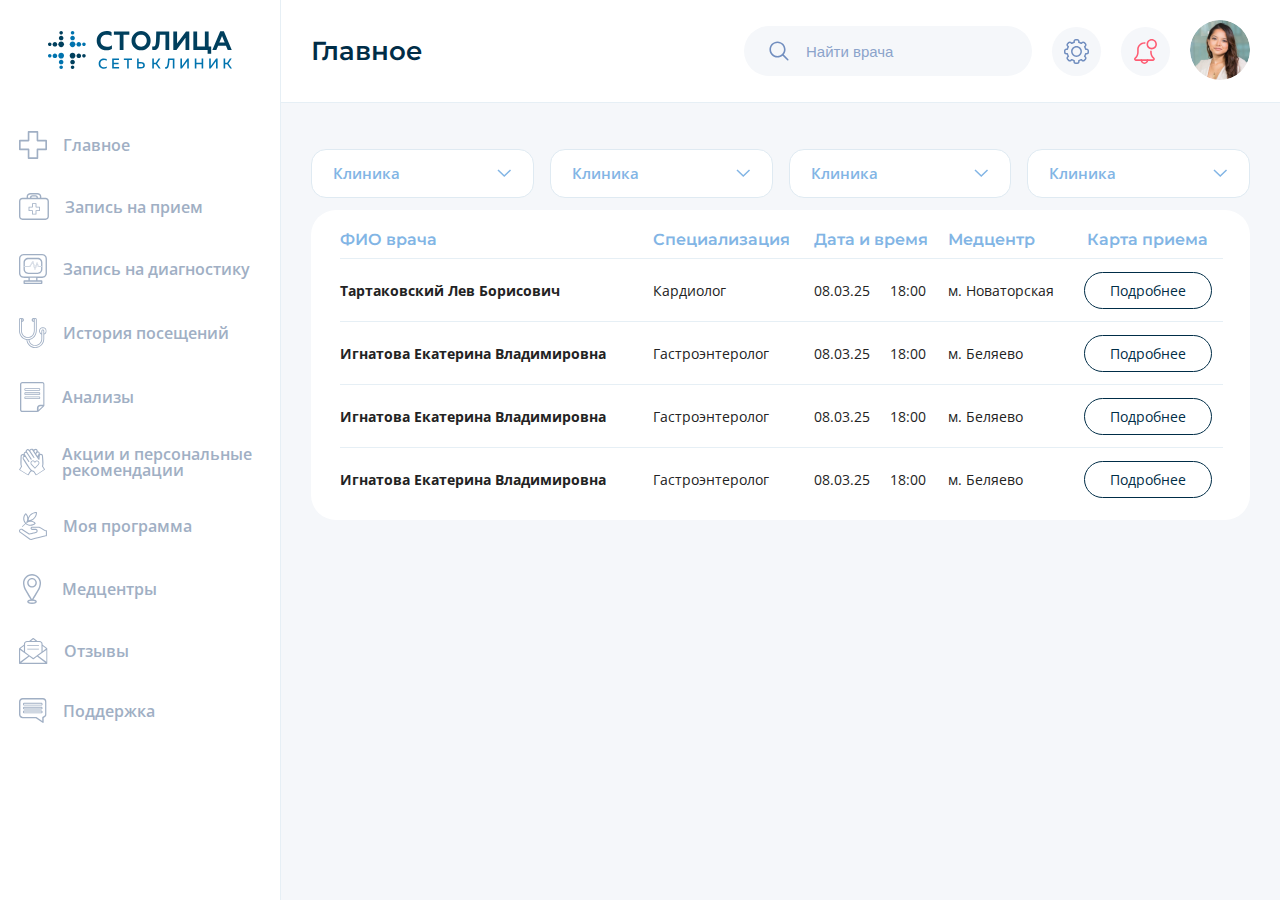
<file: visit-history.html>
<!DOCTYPE html>
<html lang="en">
<head>
    <meta charset="UTF-8">
    <meta name="viewport" content="width=device-width, initial-scale=1.0">
    <title>Document</title>
    <link rel="stylesheet" href="./style.css">
</head>
<body>
    <div class="dashboard-layout">
        <aside class="sidebar">
            <div class="logo">
                <a href="">
                    <img src="./images/logo.svg" alt="">
                </a>
            </div>
            <nav>
                <ul>
                    <li>
                        <a href="/">
                            <svg width="28" height="28" viewBox="0 0 28 28" fill="none" xmlns="http://www.w3.org/2000/svg">
                            <g clip-path="url(#clip0_2001_34)">
                                <path d="M0.821162 19.257H8.74296V27.1788C8.74296 27.6297 9.11328 28 9.56412 28H18.4359C18.8867 28 19.257 27.6297 19.257 27.1788V19.257H27.1788C27.6297 19.257 28 18.8867 28 18.4359V9.56412C28 9.11328 27.6297 8.74296 27.1788 8.74296H19.257V0.821162C19.257 0.370328 18.8867 0 18.4359 0H9.56412C9.11328 0 8.74296 0.370328 8.74296 0.821162V8.74296H0.821162C0.370328 8.74296 0 9.11328 0 9.56412V18.4359C0 18.8867 0.370328 19.257 0.821162 19.257ZM1.64232 10.3853H9.56412C10.015 10.3853 10.3853 10.015 10.3853 9.56412V1.64232H17.6147V9.56412C17.6147 10.015 17.985 10.3853 18.4359 10.3853H26.3577V17.6147H18.4359C17.985 17.6147 17.6147 17.985 17.6147 18.4359V26.3577H10.3853V18.4359C10.3853 17.985 10.015 17.6147 9.56412 17.6147H1.64232V10.3853Z" fill="#A0AFC4" />
                            </g>
                            <defs>
                                <clipPath id="clip0_2001_34">
                                <rect width="28" height="28" fill="white" />
                                </clipPath>
                            </defs>
                            </svg>
                            Главное
                        </a>
                    </li>
                    <li class="open-popup">
                                    <a href="#">
                            <svg width="30" height="27" viewBox="0 0 30 27" fill="none" xmlns="http://www.w3.org/2000/svg">
                            <g clip-path="url(#clip0_31_328)">
                                <path d="M22.3162 4.77912V3.41755C22.3162 1.53177 20.553 0 18.3881 0H11.553C9.38808 0 7.62484 1.53177 7.62484 3.41755V4.77912H3.38354C1.52499 4.77912 0.00683594 6.29728 0.00683594 8.15582V23.6233C0.00683594 25.4887 1.52499 27 3.38354 27H26.5575C28.4229 27 29.9342 25.4887 29.9342 23.6233V8.15582C29.9342 6.29047 28.4161 4.77912 26.5575 4.77912H22.3162ZM28.5386 23.6233C28.5386 24.7194 27.6468 25.6112 26.5507 25.6112H3.37673C2.28066 25.6112 1.38883 24.7194 1.38883 23.6233V8.15582C1.38883 7.05976 2.28066 6.16793 3.37673 6.16793H26.5507C27.6468 6.16793 28.5386 7.05976 28.5386 8.15582V23.6233ZM11.5462 1.3888H18.3813C19.7837 1.3888 20.9206 2.30106 20.9206 3.41755V4.77912H18.8919V4.19365C18.8919 3.08396 17.8775 2.17852 16.6248 2.17852H13.3026C12.05 2.17852 11.0356 3.08396 11.0356 4.19365V4.77912H9.00684V3.41755C9.00684 2.30106 10.1437 1.3888 11.5462 1.3888ZM17.5031 4.77912H12.4312V4.19365C12.4312 3.85325 12.8329 3.56732 13.3094 3.56732H16.6316C17.1082 3.56732 17.5099 3.85325 17.5099 4.19365V4.77912H17.5031Z" fill="#A0AFC4" />
                                <path d="M20.4985 13.6975H17.4281V10.6272C17.4281 10.3957 17.2443 10.2119 17.0128 10.2119H13.4727C13.2413 10.2119 13.0575 10.3957 13.0575 10.6272V13.6975H9.98712C9.75565 13.6975 9.57184 13.8814 9.57184 14.1128V17.6529C9.57184 17.8844 9.75565 18.0682 9.98712 18.0682H13.0575V21.1385C13.0575 21.37 13.2413 21.5538 13.4727 21.5538H17.0128C17.2443 21.5538 17.4281 21.37 17.4281 21.1385V18.0682H20.4985C20.7299 18.0682 20.9137 17.8844 20.9137 17.6529V14.1128C20.9137 13.8814 20.7299 13.6975 20.4985 13.6975ZM20.0832 17.2376H17.0128C16.7814 17.2376 16.5976 17.4214 16.5976 17.6529V20.7233H13.888V17.6529C13.888 17.4214 13.7042 17.2376 13.4727 17.2376H10.4024V14.5349H13.4727C13.7042 14.5349 13.888 14.3511 13.888 14.1196V11.0493H16.5976V14.1196C16.5976 14.3511 16.7814 14.5349 17.0128 14.5349H20.0832V17.2376Z" fill="#A0AFC4" />
                            </g>
                            <defs>
                                <clipPath id="clip0_31_328">
                                <rect width="29.9342" height="27" fill="white" />
                                </clipPath>
                            </defs>
                            </svg>
                            Запись на прием
                        </a>
                    </li>
                    <li class="open-popup">
                        <a href="#">
                            <svg width="28" height="30" viewBox="0 0 28 30" fill="none" xmlns="http://www.w3.org/2000/svg">
                            <g clip-path="url(#clip0_31_371)">
                                <path d="M4.69926 23.8793H9.45045V26.3587H5.17958C4.8161 26.3587 4.51752 26.6573 4.51752 27.0208V29.3379C4.51752 29.7014 4.8161 30 5.17958 30H22.7369C23.1004 30 23.399 29.7014 23.399 29.3379V27.0208C23.399 26.6573 23.1004 26.3587 22.7369 26.3587H18.466V23.8793H23.2172C25.807 23.8793 27.9165 21.7698 27.9165 19.18V4.69926C27.9165 2.10948 25.807 0 23.2172 0H4.69926C2.10948 0 0 2.10948 0 4.69926V19.1735C0 21.7633 2.10948 23.8728 4.69926 23.8728V23.8793ZM1.3241 4.69926C1.3241 2.83643 2.83643 1.3241 4.69926 1.3241H23.2172C25.0801 1.3241 26.5924 2.83643 26.5924 4.69926V19.1735C26.5924 21.0363 25.0801 22.5487 23.2172 22.5487H4.69926C2.83643 22.5487 1.3241 21.0363 1.3241 19.1735V4.69926ZM22.0814 28.6759H5.84163V27.6828H22.0749V28.6759H22.0814ZM10.7746 26.3522V23.8728H17.1484V26.3522H10.7746Z" fill="#A0AFC4" />
                                <path d="M4.51754 12.8382V15.3436C4.51754 17.9334 6.62701 20.0429 9.2168 20.0429H18.6997C21.2895 20.0429 23.399 17.9334 23.399 15.3436V12.8836C23.5547 12.7928 23.6651 12.624 23.6651 12.4293C23.6651 12.2346 23.5547 12.0658 23.399 11.9749V8.52837C23.399 5.93858 21.2895 3.8291 18.6997 3.8291H9.2168C6.62701 3.8291 4.51754 5.93858 4.51754 8.52837V12.0204C4.4007 12.1177 4.32281 12.267 4.32281 12.4293C4.32281 12.5915 4.4007 12.7408 4.51754 12.8382ZM9.2168 5.1532H18.6997C20.5625 5.1532 22.0749 6.66554 22.0749 8.52837V11.897H19.5565L18.6608 8.83992C18.5959 8.61924 18.3946 8.46346 18.1675 8.46346C17.9403 8.45048 17.7261 8.59976 17.6547 8.82045L16.0255 13.5716L14.325 7.28864C14.2666 7.08094 14.0978 6.93165 13.8901 6.8992C13.6759 6.86675 13.4747 6.9706 13.3644 7.15234L10.5214 11.8905H5.84813V8.52187C5.84813 6.65905 7.36046 5.14671 9.22329 5.14671L9.2168 5.1532ZM18.7062 18.7188H9.22329C7.36046 18.7188 5.84813 17.2064 5.84813 15.3436V12.9615H10.82C11.0082 12.9615 11.177 12.8642 11.2744 12.7019L13.6305 8.77501L15.4544 15.5253C15.5128 15.7525 15.714 15.9083 15.9477 15.9148H15.9671C16.1943 15.9148 16.3955 15.772 16.4669 15.5578L18.1155 10.7417L18.6543 12.5786C18.7192 12.7992 18.9269 12.9615 19.1605 12.9615H22.0749V15.3436C22.0749 17.2064 20.5625 18.7188 18.6997 18.7188H18.7062ZM23.1393 12.6954H19.1605C19.0437 12.6954 18.9399 12.6175 18.9074 12.5072L18.135 9.87194L16.2138 15.4734C16.1748 15.5838 16.0775 15.6552 15.9606 15.6552C15.8373 15.6552 15.7335 15.5708 15.7075 15.4604L13.7149 8.11296L11.0407 12.5786C10.9953 12.6564 10.9044 12.7084 10.8135 12.7084H4.84856C4.69928 12.7084 4.58244 12.5915 4.58244 12.4423C4.58244 12.293 4.69928 12.1761 4.84856 12.1761H10.6642L13.585 7.30811C13.637 7.21725 13.7408 7.16532 13.8512 7.18479C13.955 7.19777 14.0459 7.27566 14.0718 7.37951L15.9996 14.4933L17.9078 8.9243C17.9468 8.81396 18.0571 8.74256 18.1675 8.74256C18.2843 8.74256 18.3817 8.82045 18.4141 8.93079L19.3682 12.1761H23.1458C23.2951 12.1761 23.412 12.293 23.412 12.4423C23.412 12.5915 23.2951 12.7084 23.1458 12.7084L23.1393 12.6954Z" fill="#A0AFC4" />
                            </g>
                            <defs>
                                <clipPath id="clip0_31_371">
                                <rect width="27.923" height="30" fill="white" />
                                </clipPath>
                            </defs>
                            </svg>
                            Запись на диагностику
                        </a>
                    </li>
                    <li>
                        <a href="./visit-history.html">
                            <svg width="28" height="30" viewBox="0 0 28 30" fill="none" xmlns="http://www.w3.org/2000/svg">
                            <g clip-path="url(#clip0_31_359)">
                                <path d="M7.4807 21.9228C7.89474 26.4421 11.7053 30 16.3368 30C21.2421 30 25.2281 26.014 25.2281 21.1088V16.4632C26.6456 15.9088 27.6561 14.5333 27.6561 12.9263C27.6561 10.8351 25.9509 9.12982 23.8596 9.12982C21.7684 9.12982 20.0632 10.8351 20.0632 12.9263C20.0632 14.4912 21.0105 15.8316 22.3649 16.414V21.1018C22.3649 24.4211 19.6632 27.1298 16.3368 27.1298C13.2842 27.1298 10.7649 24.8491 10.3719 21.9018C14.7298 21.193 17.7544 17.3684 17.7544 12.2877V1.43158C17.7544 0.638596 17.1088 0 16.3228 0C15.993 0 15.6982 0.112281 15.4597 0.294737C15.186 0.140351 14.8702 0.0491228 14.5333 0.0491228C13.4947 0.0491228 12.6526 0.891228 12.6526 1.92982C12.6526 2.96842 13.4947 3.81053 14.5333 3.81053C14.6596 3.81053 14.7789 3.79649 14.8982 3.77544V12.2877C14.8982 16.3298 12.4281 19.1579 8.89123 19.1579C5.35439 19.1579 2.88421 16.3298 2.88421 12.2877V3.80351C2.94035 3.80351 2.98947 3.81053 3.04561 3.81053C4.08421 3.81053 4.92632 2.96842 4.92632 1.92982C4.92632 0.891228 4.06316 0.0491228 3.03158 0.0491228C2.74386 0.0491228 2.46316 0.119298 2.21754 0.238596C1.99298 0.0912281 1.7193 0 1.43158 0C0.645614 0 0 0.645614 0 1.43158V12.2877C0 17.4035 3.07368 21.2491 7.4807 21.9158V21.9228ZM0.85614 1.43158C0.85614 1.11579 1.11579 0.85614 1.43158 0.85614C1.74737 0.85614 2.00702 1.11579 2.00702 1.43158V12.2877C2.00702 16.8421 4.83509 20.014 8.87719 20.014C12.9193 20.014 15.7474 16.8351 15.7474 12.2877V1.43158C15.7474 1.11579 16.007 0.85614 16.3228 0.85614C16.6386 0.85614 16.8982 1.11579 16.8982 1.43158V12.2877C16.8982 17.4316 13.5298 21.1649 8.88421 21.1649C4.2386 21.1649 0.85614 17.4316 0.85614 12.2877V1.43158ZM3.7614 1.92982C3.7614 2.33684 3.43158 2.66667 3.02456 2.66667C2.96842 2.66667 2.91228 2.65965 2.86316 2.64561V1.43158C2.86316 1.3614 2.84912 1.29123 2.84211 1.22105C2.89825 1.20702 2.9614 1.19298 3.02456 1.19298C3.43158 1.19298 3.7614 1.52281 3.7614 1.92982ZM13.7895 1.92982C13.7895 1.52281 14.1193 1.19298 14.5263 1.19298C14.6667 1.19298 14.793 1.23509 14.8982 1.29825C14.8982 1.34035 14.8842 1.38246 14.8842 1.43158V2.56842C14.7789 2.63158 14.6526 2.66667 14.5193 2.66667C14.1123 2.66667 13.7825 2.33684 13.7825 1.92982H13.7895ZM23.2211 21.1018V12.9053C23.2211 12.5895 23.4807 12.3298 23.7965 12.3298C24.1123 12.3298 24.3719 12.5895 24.3719 12.9053V21.1018C24.3719 25.5298 20.7719 29.1368 16.3368 29.1368C12.2105 29.1368 8.80702 26.014 8.35789 22.007C8.53333 22.014 8.70175 22.0211 8.87719 22.0211C9.09474 22.0211 9.30526 22.014 9.50877 22C9.95088 25.3754 12.8421 27.993 16.3368 27.993C20.1333 27.993 23.2211 24.9053 23.2211 21.1088V21.1018ZM23.8526 9.98596C25.4737 9.98596 26.793 11.3053 26.793 12.9263C26.793 14.0491 26.1544 15.0316 25.2281 15.5228V12.9053C25.2281 12.1123 24.5825 11.4737 23.7965 11.4737C23.0105 11.4737 22.3649 12.1193 22.3649 12.9053V15.4456C21.5018 14.9333 20.9263 13.993 20.9263 12.9193C20.9263 11.2982 22.2456 9.97895 23.8667 9.97895L23.8526 9.98596Z" fill="#A0AFC4" />
                            </g>
                            <defs>
                                <clipPath id="clip0_31_359">
                                <rect width="27.6491" height="30" fill="white" />
                                </clipPath>
                            </defs>
                            </svg>
                            История посещений
                        </a>
                    </li>
                    <li>
                        <a href="./tests.html">
                            <svg width="25" height="30" viewBox="0 0 25 30" fill="none" xmlns="http://www.w3.org/2000/svg">
                            <g clip-path="url(#clip0_31_344)">
                                <path d="M18.0029 29.842C18.1394 29.842 18.283 29.7917 18.3836 29.6911L24.3606 24.0374C24.4756 23.9296 24.533 23.7859 24.533 23.6351C24.5905 23.5345 24.6264 23.4195 24.6264 23.2974V2.36351C24.6264 1.05603 23.5704 0 22.2629 0H2.36351C1.05603 0 0 1.06322 0 2.36351V27.6293C0 28.9368 1.05603 29.9928 2.36351 29.9928H17.5862C17.7443 29.9928 17.8879 29.9353 18.0029 29.8348V29.842ZM18.556 27.9885V25.819C18.556 24.921 19.2816 24.1954 20.1796 24.1954H22.579L18.5632 27.9957L18.556 27.9885ZM16.9253 28.6853H2.36351C1.78161 28.6853 1.31466 28.2112 1.31466 27.6293V2.36351C1.31466 1.78161 1.78879 1.30747 2.36351 1.30747H22.2701C22.852 1.30747 23.319 1.78161 23.319 2.36351V22.6437H20.2586C18.4195 22.6437 16.9253 24.1451 16.9253 25.9842V28.6853Z" fill="#A0AFC4" />
                                <path d="M5.10057 8.7288H19.533C19.8922 8.7288 20.1868 8.43426 20.1868 8.07506V6.8969C20.1868 6.5377 19.8922 6.24316 19.533 6.24316H5.10057C4.74138 6.24316 4.44684 6.5377 4.44684 6.8969V8.07506C4.44684 8.43426 4.74138 8.7288 5.10057 8.7288ZM5.22988 7.03339H19.3966V7.94575H5.22988V7.03339Z" fill="#A0AFC4" />
                                <path d="M5.10057 12.845H19.533C19.8922 12.845 20.1868 12.5505 20.1868 12.1913V11.0131C20.1868 10.6539 19.8922 10.3594 19.533 10.3594H5.10057C4.74138 10.3594 4.44684 10.6539 4.44684 11.0131V12.1913C4.44684 12.5505 4.74138 12.845 5.10057 12.845ZM5.22988 11.1496H19.3966V12.062H5.22988V11.1496Z" fill="#A0AFC4" />
                                <path d="M20.1868 16.3075V15.1293C20.1868 14.7629 19.8922 14.4756 19.533 14.4756H5.10057C4.74138 14.4756 4.44684 14.7701 4.44684 15.1293V16.3075C4.44684 16.6667 4.74138 16.9612 5.10057 16.9612H19.533C19.8922 16.9612 20.1868 16.6667 20.1868 16.3075ZM19.3966 16.1782H5.22988V15.2658H19.3966V16.1782Z" fill="#A0AFC4" />
                            </g>
                            <defs>
                                <clipPath id="clip0_31_344">
                                <rect width="24.6336" height="30" fill="white" />
                                </clipPath>
                            </defs>
                            </svg>
                            Анализы
                        </a>
                    </li>
                    <li>
                        <a href="./personal-recommendations.html">
                            <svg width="28" height="28" viewBox="0 0 28 28" fill="none" xmlns="http://www.w3.org/2000/svg">
                            <g clip-path="url(#clip0_31_316)">
                                <path d="M24.9301 18.4588C25.4539 16.9935 25.4473 15.442 25.3677 13.9037C25.2617 11.8483 25.0893 9.79953 24.9036 7.75075C24.7843 6.44457 23.8361 5.5561 22.6626 5.5561C22.2382 5.5561 21.8338 5.68208 21.489 5.89425C21.9001 4.44883 21.3564 3.54047 19.4004 2.84428C19.3938 2.84428 19.3872 2.83102 19.3872 2.82439C19.4269 1.7768 19.175 1.13365 18.2401 0.603222C17.292 0.0595326 16.3704 -0.00677099 15.5283 1.07398C15.5283 1.08061 15.3029 1.35908 15.2962 1.35245C15.1703 0.76235 14.6796 0.39105 14.2884 0.218661C13.6254 -0.0730745 13.0154 -0.0730746 12.4717 0.212031C12.2993 0.251813 12.1269 0.318117 11.9545 0.404311C11.57 0.589961 11.0926 0.981152 10.9865 1.57788C10.9865 1.59115 10.7544 1.3193 10.7478 1.30604C9.86597 0.258443 8.94435 0.357899 8.0161 0.94137C7.10774 1.51158 6.87568 2.16136 6.95525 3.20895C6.95525 3.21558 6.95525 3.22884 6.94198 3.22884C5.16505 3.94492 4.59484 4.79361 4.88657 6.04011C4.55506 5.86773 4.17713 5.7749 3.78593 5.79479C2.61236 5.8412 1.69737 6.76945 1.63107 8.07563C1.52498 10.131 1.43216 12.1865 1.40564 14.2419C1.38574 15.7801 1.43879 17.325 2.02226 18.7704L0 22.1386L9.76652 27.9999L11.9877 24.3001C12.4916 24.1675 12.9822 23.962 13.4596 23.6968C14.0232 24.0084 14.6 24.2404 15.1901 24.3731L17.5506 27.9866L27.0784 21.7474L24.9301 18.4654V18.4588ZM18.3528 4.89306C18.8103 4.13057 19.2877 3.92503 19.8844 4.2234C20.5143 4.53502 20.6867 5.0323 20.2491 5.82794C19.8844 6.49761 19.5065 7.15402 19.122 7.81042C18.6843 7.14075 18.2467 6.47109 17.8025 5.79479C17.9815 5.4898 18.1672 5.19143 18.3462 4.88643L18.3528 4.89306ZM20.269 8.47346C20.2491 8.72541 20.2292 9.00388 20.2027 9.32877C20.2027 9.34866 20.1762 9.35529 20.1629 9.34203C20.0303 9.15638 19.9309 9.02378 19.838 8.90443C19.964 8.73204 20.1032 8.57954 20.269 8.48009V8.47346ZM16.0521 2.22103C16.4632 1.5381 16.9605 1.3193 17.4975 1.5381C18.2202 1.83647 18.4059 2.51276 17.9484 3.28189C17.6633 3.75927 17.3782 4.23666 17.0931 4.70741C16.6555 4.03775 16.2112 3.36145 15.767 2.69178C15.8598 2.53266 15.9526 2.38016 16.0521 2.22103ZM12.1932 22.9939C11.9678 23.0735 11.7424 23.1398 11.497 23.1929L10.8672 24.2471L10.7147 24.499L9.24272 26.9456L1.17357 22.1055L2.53943 19.8313L2.73171 19.5196L3.22235 18.7041C3.13616 18.5184 3.05659 18.3262 2.99029 18.1273C2.91736 17.9151 2.85768 17.6963 2.81127 17.4709C2.71845 17.0332 2.6654 16.5824 2.65877 16.1183C2.63225 13.4727 2.71182 10.8272 2.77149 8.18835C2.79138 7.46564 3.24888 6.99489 3.81246 6.96173C4.30973 6.93521 4.71418 7.20043 4.91309 7.68444C4.76723 7.76401 4.62799 7.86346 4.46223 8.05574C3.64007 8.97736 3.55387 10.3432 4.21028 11.3908C6.12645 14.4408 8.08241 17.4642 10.0715 20.4611C10.4627 21.0446 10.8937 21.6016 11.3843 22.0988C11.696 22.4105 12.0076 22.6956 12.3258 22.9475C12.2794 22.9674 12.233 22.9873 12.1866 23.0006L12.1932 22.9939ZM16.4698 24.5189L16.3107 24.2736L15.641 23.2459C15.4023 23.2061 15.1636 23.1464 14.9382 23.0801C14.6597 22.9939 14.3945 22.8879 14.1426 22.7685C13.0021 22.2182 12.0805 21.3098 11.3114 20.1959C10.2704 18.6842 9.29576 17.1327 8.28795 15.5945C7.23372 13.9833 6.17286 12.3721 5.1319 10.7543C4.95288 10.4758 4.66114 10.0714 4.72081 9.58736C4.76723 9.23595 4.95288 9.03041 5.21809 8.84476C5.45678 8.679 5.96732 8.71215 6.25906 8.85802C6.57731 9.01715 6.81601 9.37519 7.02818 9.68681C7.52546 10.4228 8.00284 11.172 8.49349 11.9146C8.73218 12.2793 8.97087 12.6373 9.2162 12.9954C9.47478 13.3799 9.96543 14.4341 10.5555 14.0231C11.0926 13.6451 10.3831 12.7898 10.1577 12.445C9.91901 12.087 9.68032 11.7223 9.44826 11.3577C8.36751 9.66029 7.26024 7.97618 6.21928 6.25229C5.74852 5.4699 5.90102 4.966 6.52427 4.62785C7.10774 4.30959 7.59176 4.49524 8.08241 5.23784C9.3488 7.17391 10.6152 9.10334 11.8816 11.0394C12.0606 11.3112 12.1667 11.5367 12.4982 11.6494C12.7435 11.729 12.9889 11.6892 13.0817 11.4372C13.2408 11.0129 13.1148 10.7875 12.8894 10.4427C11.3976 8.16846 9.90575 5.89425 8.42055 3.6134C7.93654 2.86417 8.08904 2.17462 8.80511 1.85636C9.33554 1.61104 9.83945 1.81658 10.2771 2.47961C11.7954 4.79361 13.3071 7.10097 14.8188 9.4216C15.0642 9.79953 15.3625 10.1178 15.8001 9.80616C16.2179 9.51442 15.9792 9.12986 15.7604 8.79171C14.5868 7.01478 13.4265 5.23121 12.2595 3.44102C12.107 3.20232 11.9479 2.957 11.8683 2.68515C11.6827 2.08179 12.1004 1.45191 12.717 1.34582C13.3535 1.23311 13.6652 1.61104 13.9569 2.06853C15.9394 5.10523 17.9152 8.14194 19.9242 11.1654C20.1099 11.4439 20.5011 11.7687 20.7862 11.7621C21.3166 11.7489 21.2636 11.1985 21.2967 10.8007C21.3829 9.83268 21.4227 8.85802 21.5221 7.88998C21.6017 7.14075 22.0658 6.70978 22.6891 6.71641C23.2527 6.72304 23.73 7.18054 23.7765 7.90325C23.9422 10.5421 24.1279 13.181 24.2008 15.8265C24.2141 16.2906 24.1809 16.7481 24.1013 17.1857C24.0616 17.4112 24.0085 17.63 23.9489 17.8488C23.8892 18.0477 23.8229 18.24 23.7433 18.4323L24.2605 19.2279L24.4594 19.5329L25.9114 21.7474L18.0346 26.8992L16.4698 24.5123V24.5189Z" fill="#A0AFC4" />
                                <path d="M18.6512 12.3789C17.7892 12.3789 17.0002 12.8497 16.5427 13.6122C16.0852 12.8563 15.2896 12.3789 14.4343 12.3789C13.3867 12.3789 12.4452 13.0817 12.0871 14.1293C11.9877 14.4277 11.9346 14.7261 11.9346 15.031C11.9346 15.336 11.981 15.6278 12.0739 15.9063C12.0871 15.9394 12.0938 15.9659 12.107 15.9925L12.4916 15.8134L12.107 15.9991C12.107 15.9991 12.1203 16.019 12.1269 16.0389C12.233 16.3173 12.3722 16.5627 12.538 16.7682C12.6176 16.8677 12.7104 16.9605 12.8032 17.0533L16.5494 21.0249L20.4281 16.9141C20.6867 16.6422 20.8856 16.3041 21.005 15.9394C21.1044 15.6543 21.1508 15.3493 21.1508 15.0443C21.1508 13.579 20.0303 12.3922 18.6512 12.3922V12.3789ZM20.1961 15.6543C20.1099 15.8996 19.9773 16.1317 19.7916 16.324L16.5494 19.7585L13.4132 16.4367L13.3933 16.4168C13.327 16.3571 13.2607 16.2842 13.2077 16.2179C13.1016 16.0853 13.0021 15.9129 12.9292 15.7272C12.9159 15.6941 12.9027 15.6609 12.8828 15.6278C12.8231 15.4355 12.7899 15.2366 12.7899 15.0377C12.7899 14.8388 12.8231 14.62 12.896 14.4078C13.1347 13.705 13.7513 13.2342 14.4343 13.2342C15.0708 13.2342 15.6543 13.6453 15.9261 14.2818C16.0322 14.5271 16.2709 14.6863 16.5427 14.6863C16.8146 14.6863 17.0533 14.5271 17.1594 14.2818C17.4312 13.6453 18.0147 13.2342 18.6512 13.2342C19.5595 13.2342 20.2955 14.0431 20.2955 15.031C20.2955 15.2432 20.2624 15.4554 20.1961 15.6543Z" fill="#A0AFC4" />
                            </g>
                            <defs>
                                <clipPath id="clip0_31_316">
                                <rect width="27.0784" height="28" fill="white" />
                                </clipPath>
                            </defs>
                            </svg>
                            Акции и персональные рекомендации
                        </a>
                    </li>
                    <li>
                        <a href="./my-program.html">
                            <svg width="28" height="28" viewBox="0 0 28 28" fill="none" xmlns="http://www.w3.org/2000/svg">
                            <g clip-path="url(#clip0_31_305)">
                                <path d="M27.8396 18.4737C27.7422 18.3362 27.5818 18.256 27.4157 18.256C25.9836 18.256 25.0155 17.54 23.8928 16.7037C23.6522 16.5261 23.4059 16.3428 23.1538 16.1652C22.1285 15.4492 20.8339 14.7217 18.9779 14.7217C18.1931 14.7217 17.5573 14.7274 17.0417 14.7446H13.0892C12.2242 14.7446 11.5196 15.4492 11.5196 16.3142C11.5196 17.1791 12.2242 17.8837 13.0892 17.8837H16.7496C17.2422 17.9811 17.5916 18.4107 17.5916 18.9148C17.5916 19.2757 17.4026 19.6079 17.0933 19.797C16.8928 19.8485 16.383 19.986 15.7299 20.1578C15.2659 20.2724 14.7905 20.3984 14.338 20.5245L14.2406 20.5474C11.7029 21.2176 10.8494 21.441 10.6031 21.4983C10.4885 21.4983 10.3854 21.4983 10.3052 21.4868L4.55973 17.7634L3.51145 17.0073C3.51145 17.0073 3.47135 16.9786 3.44844 16.9672C3.39688 16.9328 3.3396 16.9042 3.28232 16.8755C3.16775 16.8182 3.06464 16.7724 2.95007 16.738C2.86988 16.7151 2.77822 16.6922 2.67511 16.675C2.41734 16.6349 2.20539 16.6464 1.98772 16.6865C0.85351 16.8011 -0.0057373 17.7348 -0.0057373 18.8804C-0.0057373 19.4647 0.223395 20.0089 0.635834 20.4271C0.64729 20.4385 0.653019 20.4443 0.664475 20.4557C0.81914 20.6047 0.985261 20.725 1.16284 20.8223L10.6948 27.7307C10.7406 27.765 10.7921 27.788 10.8437 27.8051L10.9239 27.8338C10.9239 27.8338 10.9411 27.8395 10.9468 27.8452C11.2332 27.9426 11.5024 27.9885 11.7717 27.9885C11.9321 27.9885 12.0982 27.9713 12.2643 27.9369C12.2758 27.9369 12.2872 27.9369 12.2987 27.9312L12.3388 27.9197C18.3764 26.3845 22.707 25.2904 24.8494 24.7634C24.8723 24.7634 24.8895 24.752 24.9067 24.7462L25.0957 24.6775C26.1383 24.4197 26.9345 24.2822 27.4042 24.2822C27.6907 24.2822 27.9255 24.0474 27.9255 23.7552V23.4058C27.9255 23.3714 27.9312 23.3428 27.9312 23.3084V18.8575C27.9484 18.72 27.9141 18.5768 27.8339 18.4565L27.8396 18.4737ZM26.883 23.2741C26.3502 23.3313 25.6571 23.4688 24.815 23.6808C24.7979 23.6808 24.7692 23.6922 24.752 23.6979L24.5745 23.7667C22.4149 24.2994 18.1015 25.3878 12.081 26.9173H12.0524C11.8003 26.9688 11.5769 26.9574 11.302 26.8657L1.75286 19.9631C1.75286 19.9631 1.70703 19.9344 1.68412 19.923C1.58673 19.8714 1.49508 19.8027 1.40343 19.7225C1.40343 19.7225 1.39197 19.711 1.38624 19.7053C1.16284 19.4876 1.04254 19.1955 1.04254 18.8919C1.04254 18.2904 1.50081 17.7921 2.10801 17.7405C2.13092 17.7405 2.14811 17.7405 2.17102 17.729C2.27413 17.7061 2.37724 17.7004 2.51472 17.7233C2.56055 17.729 2.6121 17.7405 2.6522 17.752C2.70376 17.7691 2.75531 17.7921 2.81832 17.8207C2.85269 17.8379 2.88706 17.8551 2.9157 17.878C2.92143 17.878 2.92716 17.8894 2.93862 17.8894L3.95826 18.6284C3.95826 18.6284 3.97544 18.6398 3.98117 18.6456L9.82405 22.432C9.86988 22.4664 9.92716 22.4893 9.98444 22.5007C10.1907 22.5523 10.4313 22.5695 10.7119 22.5523C10.7406 22.5523 10.775 22.5466 10.8036 22.5408C11.0671 22.4778 12.3159 22.1513 14.5155 21.5727L14.6244 21.5441C15.0769 21.4124 15.5352 21.2921 15.9992 21.1775C16.7553 20.977 17.3281 20.8281 17.4427 20.7937C17.4828 20.7822 17.5229 20.7651 17.5573 20.7479C18.2275 20.3755 18.6457 19.6767 18.6457 18.9205C18.6457 17.8894 17.9067 17.0187 16.8871 16.8526C16.8584 16.8526 16.8298 16.8469 16.8011 16.8469H13.0892C12.8028 16.8469 12.5679 16.612 12.5679 16.3256C12.5679 16.0392 12.8028 15.8043 13.0892 15.8043H17.0532C17.5687 15.7871 18.1988 15.7814 18.9722 15.7814C20.5303 15.7814 21.6129 16.3829 22.5524 17.0359C22.7929 17.2078 23.0335 17.3796 23.2684 17.5572C24.311 18.3305 25.3879 19.1325 26.883 19.2871V23.2511C26.883 23.2511 26.883 23.2741 26.883 23.2798V23.2741Z" fill="#A0AFC4" />
                                <path d="M18.0041 0.538462V0.50982C17.9984 0.234861 17.7807 0.0171849 17.5057 0H17.4771C17.4771 0 17.4599 0 17.4485 0C13.7881 0 10.5802 2.23404 9.23978 5.51064C8.99919 4.07283 8.32897 2.69804 7.22914 1.5982C7.18904 1.5581 7.15467 1.52946 7.11457 1.49509C7.09739 1.4779 7.0802 1.46645 7.06302 1.44926C6.86825 1.26596 6.55893 1.26596 6.35843 1.43781C6.34698 1.44926 6.33552 1.45499 6.32406 1.46645C3.62603 4.16448 3.50573 8.50655 6.04911 11.3592L6.06629 11.3822L2.88135 14.5671L3.42554 15.1113L6.61048 11.9263L6.63339 11.9435C8.00246 13.1637 9.72095 13.7709 11.4337 13.7709C13.2782 13.7709 15.1228 13.0663 16.5205 11.6686C16.5205 11.6686 16.5434 11.6457 16.5434 11.6399C16.7267 11.4452 16.721 11.1244 16.5434 10.9182C16.5376 10.9067 16.5262 10.901 16.5205 10.8895C15.3462 9.70949 13.8453 9.02209 12.2872 8.83306C15.644 7.5671 17.9926 4.34206 17.9926 0.532733L18.0041 0.538462ZM15.4092 11.2848C13.0949 13.2381 9.64649 13.2209 7.3437 11.1645C7.32079 11.1416 7.29215 11.1187 7.26924 11.1015C7.25205 11.09 7.23487 11.0728 7.22341 11.0614C7.19477 11.0385 7.17186 11.0098 7.14321 10.9869C7.1203 10.9697 7.10312 10.9525 7.06302 10.9124C7.01146 10.8609 6.96564 10.8093 6.91981 10.752L6.83961 10.6604C4.78315 8.35188 4.76596 4.89771 6.73077 2.58347C8.62112 4.69149 8.83879 7.83633 7.21195 10.1907C7.06875 10.3969 7.09166 10.6776 7.27496 10.8609C7.45254 11.0385 7.73323 11.0671 7.94518 10.9239C10.2537 9.33142 13.3183 9.509 15.4149 11.2848H15.4092ZM9.64649 8.35188C9.6694 8.05974 9.70377 7.76187 9.76105 7.45254C10.4084 3.90671 13.3871 1.2946 16.9386 1.06547C16.6866 4.98936 13.5933 8.09984 9.64076 8.35188H9.64649Z" fill="#A0AFC4" />
                            </g>
                            <defs>
                                <clipPath id="clip0_31_305">
                                <rect width="27.937" height="28" fill="white" />
                                </clipPath>
                            </defs>
                            </svg>
                            Моя программа
                        </a>
                    </li>
                    <li>
                        <a href="./medical-centers.html">
                            <svg width="19" height="30" viewBox="0 0 19 30" fill="none" xmlns="http://www.w3.org/2000/svg">
                            <g clip-path="url(#clip0_31_282)">
                                <path d="M17.7747 11.144C17.943 10.4446 18.0272 9.73236 18.0272 9.0136C18.0272 4.04705 13.9866 0 9.0136 0C4.04058 0 0 4.04705 0 9.0136C0 9.73236 0.0841787 10.4446 0.252536 11.144C0.492122 12.6074 0.822361 13.7859 1.23678 14.6536C2.12389 16.512 5.84718 22.657 7.56313 25.4543C5.25146 25.7522 4.17656 26.7429 4.17656 27.6818C4.17656 28.7956 5.69178 30 9.0136 30C12.3354 30 13.8506 28.7956 13.8506 27.6818C13.8506 26.7429 12.7757 25.7522 10.4641 25.4543C12.1735 22.657 15.9033 16.512 16.7904 14.6536C17.2048 13.7859 17.5351 12.6074 17.7747 11.144ZM12.4584 27.6818C12.3678 27.9473 11.2022 28.6078 9.0136 28.6078C6.82495 28.6078 5.63997 27.9279 5.56875 27.6883C5.6335 27.4552 6.57889 26.8919 8.37902 26.7753C8.39845 26.8077 8.41787 26.8336 8.42435 26.8465C8.55385 27.0537 8.77401 27.1768 9.02007 27.1768C9.26613 27.1768 9.48629 27.0537 9.60932 26.8465C9.6158 26.8336 9.63522 26.8077 9.65465 26.7753C11.4289 26.8854 12.3743 27.4423 12.4584 27.6818ZM16.4148 10.8396C16.4148 10.8396 16.4084 10.8785 16.4019 10.8914C16.1817 12.2189 15.8839 13.3132 15.5277 14.0514C14.6341 15.9292 10.5547 22.6311 9.00712 25.15C7.466 22.6311 3.3801 15.9292 2.48651 14.0514C2.13684 13.3132 1.83251 12.2189 1.61235 10.8914C1.61235 10.872 1.61235 10.8526 1.5994 10.8396C1.45046 10.2439 1.37924 9.62875 1.37924 9.0136C1.39219 4.81114 4.81114 1.39219 9.0136 1.39219C13.2161 1.39219 16.635 4.81114 16.635 9.0136C16.635 9.62875 16.5573 10.2439 16.4148 10.8396Z" fill="#A0AFC4" />
                                <path d="M9.01361 3.94336C6.3458 3.94336 4.17657 6.11258 4.17657 8.7804C4.17657 11.4482 6.3458 13.6174 9.01361 13.6174C11.6814 13.6174 13.8507 11.4482 13.8507 8.7804C13.8507 6.11258 11.6814 3.94336 9.01361 3.94336ZM9.01361 12.2317C7.11635 12.2317 5.56876 10.6841 5.56876 8.78687C5.56876 6.88961 7.11635 5.34202 9.01361 5.34202C10.9109 5.34202 12.4585 6.88961 12.4585 8.78687C12.4585 10.6841 10.9109 12.2317 9.01361 12.2317Z" fill="#A0AFC4" />
                            </g>
                            <defs>
                                <clipPath id="clip0_31_282">
                                <rect width="18.0272" height="30" fill="white" />
                                </clipPath>
                            </defs>
                            </svg>
                            Медцентры
                        </a>
                    </li>
                    <li>
                        <a href="./reviews.html">
                            <svg width="29" height="26" viewBox="0 0 29 26" fill="none" xmlns="http://www.w3.org/2000/svg">
                            <g clip-path="url(#clip0_31_300)">
                                <path d="M8.53359 8.10967H19.631C19.8431 8.10967 20.0115 7.94124 20.0115 7.72915C20.0115 7.51706 19.8431 7.34863 19.631 7.34863H8.53359C8.3215 7.34863 8.15308 7.51706 8.15308 7.72915C8.15308 7.94124 8.3215 8.10967 8.53359 8.10967Z" fill="#A0AFC4" />
                                <path d="M20.0053 11.0729C20.0053 10.8608 19.8369 10.6924 19.6248 10.6924H8.53359C8.3215 10.6924 8.15308 10.8608 8.15308 11.0729C8.15308 11.285 8.3215 11.4534 8.53359 11.4534H19.631C19.8431 11.4534 20.0115 11.285 20.0115 11.0729H20.0053Z" fill="#A0AFC4" />
                                <path d="M28.2893 10.137L23.6046 6.70606V5.8764C23.6046 4.22333 22.2073 2.87592 20.4918 2.87592H18.3772L14.5969 0.112488C14.3973 -0.0309857 14.1228 -0.0309857 13.9232 0.112488L10.143 2.88216H8.02831C6.31286 2.88216 4.91555 4.22957 4.91555 5.88264V6.7123L0.230806 10.137C0.087332 10.243 0 10.4114 0 10.5923C0 10.6235 0 10.6547 0.012476 10.6859C0.012476 10.7109 0 10.7358 0 10.7608V24.9522C0 25.0333 0.024952 25.1144 0.056142 25.1893C0 25.3203 -0.018714 25.4637 0.03119 25.6072C0.112284 25.838 0.324376 25.994 0.567658 25.994H27.9525C28.1958 25.994 28.4141 25.838 28.489 25.6072C28.5389 25.47 28.5202 25.3203 28.464 25.1893C28.4952 25.1144 28.5202 25.0396 28.5202 24.9522V10.7608C28.5202 10.7608 28.5139 10.7109 28.5077 10.6859C28.5077 10.6547 28.5202 10.6173 28.5202 10.5861C28.5202 10.4052 28.4328 10.2368 28.2893 10.1307V10.137ZM23.6046 8.12209L27.0043 10.611L23.7231 13.1437L23.6046 13.231V8.12209ZM14.2601 1.279L16.4496 2.88216H12.0705L14.2601 1.279ZM6.0571 5.88264C6.0571 4.85961 6.9429 4.02372 8.03455 4.02372H20.4981C21.5897 4.02372 22.4755 4.85961 22.4755 5.88264V14.0607L17.9966 17.3169C17.9218 17.3356 17.8469 17.3606 17.7845 17.4105L14.3037 20.0429L10.6607 17.398L6.06334 14.0544V5.8764L6.0571 5.88264ZM4.91555 8.12209V13.125L1.52831 10.6048L4.91555 8.12209ZM1.13532 11.8898L9.35077 17.8658L1.13532 23.8419V11.8898ZM2.23321 24.8587L10.3301 18.577L13.9669 21.2157C14.1665 21.3654 14.441 21.3591 14.6406 21.2094L18.1089 18.5832L26.2682 24.8587H2.23321ZM27.3848 23.8419L19.1756 17.8658L27.3848 11.8898V23.8419Z" fill="#A0AFC4" />
                            </g>
                            <defs>
                                <clipPath id="clip0_31_300">
                                <rect width="28.5202" height="26" fill="white" />
                                </clipPath>
                            </defs>
                            </svg>
                            Отзывы
                        </a>
                    </li>
                    <li>
                        <a href="./support.html">
                            <svg width="28" height="25" viewBox="0 0 28 25" fill="none" xmlns="http://www.w3.org/2000/svg">
                            <g clip-path="url(#clip0_31_294)">
                                <path d="M23.8535 0H3.72623C1.67086 0 0 1.67086 0 3.72623V16.6177C0 18.6731 1.67086 20.344 3.72623 20.344H16.8135L23.5598 24.8742C23.6787 24.9581 23.8185 24.993 23.9583 24.993C24.0772 24.993 24.189 24.965 24.2939 24.9091C24.5316 24.7833 24.6714 24.5386 24.6714 24.2729V19.9874C25.9857 19.4351 27.5657 18.2327 27.5657 16.6177V3.72623C27.5657 1.67086 25.8949 0 23.8395 0H23.8535ZM26.1395 16.6247C26.1395 17.4706 24.8812 18.4494 23.7486 18.8059C23.448 18.9038 23.2453 19.1765 23.2453 19.4911V22.9306L17.4357 19.0296C17.3168 18.9527 17.177 18.9108 17.0372 18.9108H3.72623C2.46784 18.9108 1.44016 17.8831 1.44016 16.6247V3.72623C1.44016 2.46085 2.46784 1.44016 3.72623 1.44016H23.8465C25.1119 1.44016 26.1326 2.46784 26.1326 3.72623V16.6177L26.1395 16.6247Z" fill="#A0AFC4" />
                                <path d="M22.2525 4.7959H5.27823C4.53019 4.7959 3.92896 5.40412 3.92896 6.15216C3.92896 6.90021 4.53718 7.50144 5.27823 7.50144H22.2525C23.0005 7.50144 23.6018 6.89321 23.6018 6.15216C23.6018 5.41111 22.9936 4.7959 22.2525 4.7959ZM22.2525 6.64154H5.27823C5.00558 6.64154 4.78885 6.42481 4.78885 6.15216C4.78885 5.87951 5.00558 5.66279 5.27823 5.66279H22.2525C22.5252 5.66279 22.7419 5.87951 22.7419 6.15216C22.7419 6.42481 22.5252 6.64154 22.2525 6.64154Z" fill="#A0AFC4" />
                                <path d="M22.2525 8.7666H5.27823C4.53019 8.7666 3.92896 9.37482 3.92896 10.1229C3.92896 10.8709 4.53718 11.4721 5.27823 11.4721H22.2525C23.0005 11.4721 23.6018 10.8639 23.6018 10.1229C23.6018 9.38181 22.9936 8.7666 22.2525 8.7666ZM22.2525 10.6052H5.27823C5.00558 10.6052 4.78885 10.3885 4.78885 10.1159C4.78885 9.84322 5.00558 9.6265 5.27823 9.6265H22.2525C22.5252 9.6265 22.7419 9.84322 22.7419 10.1159C22.7419 10.3885 22.5252 10.6052 22.2525 10.6052Z" fill="#A0AFC4" />
                                <path d="M22.2525 12.5908H5.27823C4.53019 12.5908 3.92896 13.199 3.92896 13.9401C3.92896 14.6811 4.53718 15.2964 5.27823 15.2964H22.2525C23.0005 15.2964 23.6018 14.6881 23.6018 13.9401C23.6018 13.1921 22.9936 12.5908 22.2525 12.5908ZM22.2525 14.4365H5.27823C5.00558 14.4365 4.78885 14.2197 4.78885 13.9471C4.78885 13.6744 5.00558 13.4577 5.27823 13.4577H22.2525C22.5252 13.4577 22.7419 13.6744 22.7419 13.9471C22.7419 14.2197 22.5252 14.4365 22.2525 14.4365Z" fill="#A0AFC4" />
                            </g>
                            <defs>
                                <clipPath id="clip0_31_294">
                                <rect width="27.5797" height="25" fill="white" />
                                </clipPath>
                            </defs>
                            </svg>
                            Поддержка
                        </a>
                    </li>
                </ul>
            </nav>
        </aside>

        <main class="main-content">
            <header class="main-header">
                <div class="wrapper">
                    <div class="main-header-cont">
                        <img src="./images/burger.svg" alt="" class="burger" id="open-menu-btn">
                        <div>
                            <h1>Главное</h1>
                        </div>
                        <div class="h-2">
                            <div class="search">
                                <form>
                                    <img src="./images/search.svg" alt="" aria-hidden="true">
                                    <input type="search" name="query" id="search-doctor" placeholder="Найти врача">
                                </form>
                            </div>
                            <div class="settings">
                                <a href="" aria-label="Настройки">
                                    <img src="./images/settings.svg" alt="">
                                </a>
                            </div>
                            <div class="notification">
                                <button aria-label="Уведомления">
                                    <img src="./images/notification.svg" alt="">
                                </button>
                            </div>
                            <div class="avatar">
                                <a href="">
                                    <img src="./images/avatar.png" alt="">
                                </a>
                            </div>
                        </div>
                    </div>
                </div>
            </header>

            <div class="content-area">
                <div class="wrapper">
                    <div class="content-area-home-cont">
                        <section class="appointments-widget">
                            <header class="widget-header-filters">
                                <div class="drop-cont">
                                    <div class="drop" >
                                        <p>Клиника</p>
                                        <img src="./images/gal.svg" alt="" class="arr-drop">
                                    </div>
                                    <ul class="dropdown-list" id="dropdownList">
                                        <li>Клиника</li>
                                        <li>Клиника</li>
                                        <li>Клиника</li>
                                    </ul>
                                </div>
                                <div class="drop-cont">
                                    <div class="drop" >
                                        <p>Клиника</p>
                                        <img src="./images/gal.svg" alt="" class="arr-drop">
                                    </div>
                                    <ul class="dropdown-list" id="dropdownList">
                                        <li>Клиника</li>
                                        <li>Клиника</li>
                                        <li>Клиника</li>
                                    </ul>
                                </div>
                                <div class="drop-cont">
                                    <div class="drop" >
                                        <p>Клиника</p>
                                        <img src="./images/gal.svg" alt="" class="arr-drop">
                                    </div>
                                    <ul class="dropdown-list" id="dropdownList">
                                        <li>Клиника</li>
                                        <li>Клиника</li>
                                        <li>Клиника</li>
                                    </ul>
                                </div>
                                <div class="drop-cont">
                                    <div class="drop" >
                                        <p>Клиника</p>
                                        <img src="./images/gal.svg" alt="" class="arr-drop">
                                    </div>
                                    <ul class="dropdown-list" id="dropdownList">
                                        <li>Клиника</li>
                                        <li>Клиника</li>
                                        <li>Клиника</li>
                                    </ul>
                                </div>
                            </header>
                            <div class="widget-content-wrapper">
                                <div id="upcoming" class="tab-content active">
                                    <div class="appointments-table-cont">
                                        <table class="appointments-table">
                                            <thead>
                                                <tr>
                                                    <th>ФИО врача</th>
                                                    <th>Специализация</th>
                                                    <th>Дата и время</th>
                                                    <th>Медцентр</th>
                                                    <th>Карта приема</th>
                                                </tr>
                                            </thead>
                                            <tbody class="tbody-2">
                                                <tr class="tr-1">
                                                    <td data-label="ФИО врача">Тартаковский Лев Борисович</td>
                                                    <td data-label="Специализация">Кардиолог</td>
                                                    <td data-label="Дата и время">
                                                        <span class="appointment-date">08.03.25</span>
                                                        <span class="appointment-time">18:00</span>
                                                    </td>
                                                    <td data-label="Медцентр">м. Новаторская</td>
                                                    <td data-label="Действия"><a href="./map.html">Подробнее</a></td>
                                                </tr>
                                                <tr class="tr-1">
                                                    <td data-label="ФИО врача">Игнатова Екатерина Владимировна</td>
                                                    <td data-label="Специализация">Гастроэнтеролог</td>
                                                    <td data-label="Дата и время">
                                                        <span class="appointment-date">08.03.25</span>
                                                        <span class="appointment-time">18:00</span>
                                                    </td>
                                                    <td data-label="Медцентр">м. Беляево</td>
                                                    <td data-label="Действия"><a href="./map.html">Подробнее</a></td>
                                                </tr>
                                                <tr class="tr-1">
                                                    <td data-label="ФИО врача">Игнатова Екатерина Владимировна</td>
                                                    <td data-label="Специализация">Гастроэнтеролог</td>
                                                    <td data-label="Дата и время">
                                                        <span class="appointment-date">08.03.25</span>
                                                        <span class="appointment-time">18:00</span>
                                                    </td>
                                                    <td data-label="Медцентр">м. Беляево</td>
                                                    <td data-label="Действия"><a href="./map.html">Подробнее</a></td>
                                                </tr>
                                                <tr class="tr-1">
                                                    <td data-label="ФИО врача">Игнатова Екатерина Владимировна</td>
                                                    <td data-label="Специализация">Гастроэнтеролог</td>
                                                    <td data-label="Дата и время">
                                                        <span class="appointment-date">08.03.25</span>
                                                        <span class="appointment-time">18:00</span>
                                                    </td>
                                                    <td data-label="Медцентр">м. Беляево</td>
                                                    <td data-label="Действия"><a href="./map.html">Подробнее</a></td>
                                                </tr>
                                            </tbody>
                                        </table>
                                    </div>
                                </div>
                            </div>
                            <div class="tests-mob">
                                    <div class="drop-cont">
                                                <div class="drop">
                                                    <p>Клиника</p>
                                                    <img src="./images/gal.svg" alt="" class="arr-drop">
                                                </div>
                                                <ul class="dropdown-list" id="dropdownList">
                                                    <li>Клиника</li>
                                                    <li>Клиника</li>
                                                    <li>Клиника</li>
                                                </ul>
                                        </div>
                                    <div class="history-mob">
                                        <div class="history-mob-item">
                                            <h4>Тартаковский Лев Борисович</h4>
                                            <p>Кардиолог</p>
                                            <div>
                                                <div>
                                                    <p>08.03.25 в 18:00</p>
                                                    <p>м. Новаторская</p>
                                                </div>
                                                <a href="">Подробнее</a>
                                            </div>
                                        </div>
                                        <div class="history-mob-item">
                                            <h4>Тартаковский Лев Борисович</h4>
                                            <p>Кардиолог</p>
                                            <div>
                                                <div>
                                                    <p>08.03.25 в 18:00</p>
                                                    <p>м. Новаторская</p>
                                                </div>
                                                <a href="">Подробнее</a>
                                            </div>
                                        </div>
                                        <div class="history-mob-item">
                                            <h4>Тартаковский Лев Борисович</h4>
                                            <p>Кардиолог</p>
                                            <div>
                                                <div>
                                                    <p>08.03.25 в 18:00</p>
                                                    <p>м. Новаторская</p>
                                                </div>
                                                <a href="">Подробнее</a>
                                            </div>
                                        </div>
                                        <div class="history-mob-item">
                                            <h4>Тартаковский Лев Борисович</h4>
                                            <p>Кардиолог</p>
                                            <div>
                                                <div>
                                                    <p>08.03.25 в 18:00</p>
                                                    <p>м. Новаторская</p>
                                                </div>
                                                <a href="">Подробнее</a>
                                            </div>
                                        </div>
                                        <div class="history-mob-item">
                                            <h4>Тартаковский Лев Борисович</h4>
                                            <p>Кардиолог</p>
                                            <div>
                                                <div>
                                                    <p>08.03.25 в 18:00</p>
                                                    <p>м. Новаторская</p>
                                                </div>
                                                <a href="">Подробнее</a>
                                            </div>
                                        </div>
                                    </div>
                            </div>
                        </section>
                    </div>
                </div>
            </div>




            <div class="fullscreen-menu" id="menu">
                <div>
                    <div class="fullscreen-menu-header">
                        <img src="./images/cl-m.svg" alt="Закрыть меню" class="menu-close" id="close-menu-btn">
                        <div>
                            <div class="settings">
                                <a href="" aria-label="Настройки">
                                    <img src="./images/settings.svg" alt="">
                                </a>
                            </div>
                            <div class="notification">
                                <button aria-label="Уведомления">
                                    <img src="./images/notification.svg" alt="">
                                </button>
                            </div>
                            <div class="avatar">
                                <a href="">
                                    <img src="./images/avatar.png" alt="">
                                </a>
                            </div>
                        </div>
                    </div>
                    <nav class="menu-nav">
                        <nav>
                            <ul>
                                <li>
                                    <a href="/">
                                        <svg width="28" height="28" viewBox="0 0 28 28" fill="none" xmlns="http://www.w3.org/2000/svg">
                                        <g clip-path="url(#clip0_2001_34)">
                                            <path d="M0.821162 19.257H8.74296V27.1788C8.74296 27.6297 9.11328 28 9.56412 28H18.4359C18.8867 28 19.257 27.6297 19.257 27.1788V19.257H27.1788C27.6297 19.257 28 18.8867 28 18.4359V9.56412C28 9.11328 27.6297 8.74296 27.1788 8.74296H19.257V0.821162C19.257 0.370328 18.8867 0 18.4359 0H9.56412C9.11328 0 8.74296 0.370328 8.74296 0.821162V8.74296H0.821162C0.370328 8.74296 0 9.11328 0 9.56412V18.4359C0 18.8867 0.370328 19.257 0.821162 19.257ZM1.64232 10.3853H9.56412C10.015 10.3853 10.3853 10.015 10.3853 9.56412V1.64232H17.6147V9.56412C17.6147 10.015 17.985 10.3853 18.4359 10.3853H26.3577V17.6147H18.4359C17.985 17.6147 17.6147 17.985 17.6147 18.4359V26.3577H10.3853V18.4359C10.3853 17.985 10.015 17.6147 9.56412 17.6147H1.64232V10.3853Z" fill="#A0AFC4" />
                                        </g>
                                        <defs>
                                            <clipPath id="clip0_2001_34">
                                            <rect width="28" height="28" fill="white" />
                                            </clipPath>
                                        </defs>
                                        </svg>
                                        Главное
                                    </a>
                                </li>
                                <li class="open-popup">
                                    <a href="#">
                                        <svg width="30" height="27" viewBox="0 0 30 27" fill="none" xmlns="http://www.w3.org/2000/svg">
                                        <g clip-path="url(#clip0_31_328)">
                                            <path d="M22.3162 4.77912V3.41755C22.3162 1.53177 20.553 0 18.3881 0H11.553C9.38808 0 7.62484 1.53177 7.62484 3.41755V4.77912H3.38354C1.52499 4.77912 0.00683594 6.29728 0.00683594 8.15582V23.6233C0.00683594 25.4887 1.52499 27 3.38354 27H26.5575C28.4229 27 29.9342 25.4887 29.9342 23.6233V8.15582C29.9342 6.29047 28.4161 4.77912 26.5575 4.77912H22.3162ZM28.5386 23.6233C28.5386 24.7194 27.6468 25.6112 26.5507 25.6112H3.37673C2.28066 25.6112 1.38883 24.7194 1.38883 23.6233V8.15582C1.38883 7.05976 2.28066 6.16793 3.37673 6.16793H26.5507C27.6468 6.16793 28.5386 7.05976 28.5386 8.15582V23.6233ZM11.5462 1.3888H18.3813C19.7837 1.3888 20.9206 2.30106 20.9206 3.41755V4.77912H18.8919V4.19365C18.8919 3.08396 17.8775 2.17852 16.6248 2.17852H13.3026C12.05 2.17852 11.0356 3.08396 11.0356 4.19365V4.77912H9.00684V3.41755C9.00684 2.30106 10.1437 1.3888 11.5462 1.3888ZM17.5031 4.77912H12.4312V4.19365C12.4312 3.85325 12.8329 3.56732 13.3094 3.56732H16.6316C17.1082 3.56732 17.5099 3.85325 17.5099 4.19365V4.77912H17.5031Z" fill="#A0AFC4" />
                                            <path d="M20.4985 13.6975H17.4281V10.6272C17.4281 10.3957 17.2443 10.2119 17.0128 10.2119H13.4727C13.2413 10.2119 13.0575 10.3957 13.0575 10.6272V13.6975H9.98712C9.75565 13.6975 9.57184 13.8814 9.57184 14.1128V17.6529C9.57184 17.8844 9.75565 18.0682 9.98712 18.0682H13.0575V21.1385C13.0575 21.37 13.2413 21.5538 13.4727 21.5538H17.0128C17.2443 21.5538 17.4281 21.37 17.4281 21.1385V18.0682H20.4985C20.7299 18.0682 20.9137 17.8844 20.9137 17.6529V14.1128C20.9137 13.8814 20.7299 13.6975 20.4985 13.6975ZM20.0832 17.2376H17.0128C16.7814 17.2376 16.5976 17.4214 16.5976 17.6529V20.7233H13.888V17.6529C13.888 17.4214 13.7042 17.2376 13.4727 17.2376H10.4024V14.5349H13.4727C13.7042 14.5349 13.888 14.3511 13.888 14.1196V11.0493H16.5976V14.1196C16.5976 14.3511 16.7814 14.5349 17.0128 14.5349H20.0832V17.2376Z" fill="#A0AFC4" />
                                        </g>
                                        <defs>
                                            <clipPath id="clip0_31_328">
                                            <rect width="29.9342" height="27" fill="white" />
                                            </clipPath>
                                        </defs>
                                        </svg>
                                        Запись на прием
                                    </a>
                                </li>
                                <li class="open-popup">
                                    <a href="#">
                                        <svg width="28" height="30" viewBox="0 0 28 30" fill="none" xmlns="http://www.w3.org/2000/svg">
                                        <g clip-path="url(#clip0_31_371)">
                                            <path d="M4.69926 23.8793H9.45045V26.3587H5.17958C4.8161 26.3587 4.51752 26.6573 4.51752 27.0208V29.3379C4.51752 29.7014 4.8161 30 5.17958 30H22.7369C23.1004 30 23.399 29.7014 23.399 29.3379V27.0208C23.399 26.6573 23.1004 26.3587 22.7369 26.3587H18.466V23.8793H23.2172C25.807 23.8793 27.9165 21.7698 27.9165 19.18V4.69926C27.9165 2.10948 25.807 0 23.2172 0H4.69926C2.10948 0 0 2.10948 0 4.69926V19.1735C0 21.7633 2.10948 23.8728 4.69926 23.8728V23.8793ZM1.3241 4.69926C1.3241 2.83643 2.83643 1.3241 4.69926 1.3241H23.2172C25.0801 1.3241 26.5924 2.83643 26.5924 4.69926V19.1735C26.5924 21.0363 25.0801 22.5487 23.2172 22.5487H4.69926C2.83643 22.5487 1.3241 21.0363 1.3241 19.1735V4.69926ZM22.0814 28.6759H5.84163V27.6828H22.0749V28.6759H22.0814ZM10.7746 26.3522V23.8728H17.1484V26.3522H10.7746Z" fill="#A0AFC4" />
                                            <path d="M4.51754 12.8382V15.3436C4.51754 17.9334 6.62701 20.0429 9.2168 20.0429H18.6997C21.2895 20.0429 23.399 17.9334 23.399 15.3436V12.8836C23.5547 12.7928 23.6651 12.624 23.6651 12.4293C23.6651 12.2346 23.5547 12.0658 23.399 11.9749V8.52837C23.399 5.93858 21.2895 3.8291 18.6997 3.8291H9.2168C6.62701 3.8291 4.51754 5.93858 4.51754 8.52837V12.0204C4.4007 12.1177 4.32281 12.267 4.32281 12.4293C4.32281 12.5915 4.4007 12.7408 4.51754 12.8382ZM9.2168 5.1532H18.6997C20.5625 5.1532 22.0749 6.66554 22.0749 8.52837V11.897H19.5565L18.6608 8.83992C18.5959 8.61924 18.3946 8.46346 18.1675 8.46346C17.9403 8.45048 17.7261 8.59976 17.6547 8.82045L16.0255 13.5716L14.325 7.28864C14.2666 7.08094 14.0978 6.93165 13.8901 6.8992C13.6759 6.86675 13.4747 6.9706 13.3644 7.15234L10.5214 11.8905H5.84813V8.52187C5.84813 6.65905 7.36046 5.14671 9.22329 5.14671L9.2168 5.1532ZM18.7062 18.7188H9.22329C7.36046 18.7188 5.84813 17.2064 5.84813 15.3436V12.9615H10.82C11.0082 12.9615 11.177 12.8642 11.2744 12.7019L13.6305 8.77501L15.4544 15.5253C15.5128 15.7525 15.714 15.9083 15.9477 15.9148H15.9671C16.1943 15.9148 16.3955 15.772 16.4669 15.5578L18.1155 10.7417L18.6543 12.5786C18.7192 12.7992 18.9269 12.9615 19.1605 12.9615H22.0749V15.3436C22.0749 17.2064 20.5625 18.7188 18.6997 18.7188H18.7062ZM23.1393 12.6954H19.1605C19.0437 12.6954 18.9399 12.6175 18.9074 12.5072L18.135 9.87194L16.2138 15.4734C16.1748 15.5838 16.0775 15.6552 15.9606 15.6552C15.8373 15.6552 15.7335 15.5708 15.7075 15.4604L13.7149 8.11296L11.0407 12.5786C10.9953 12.6564 10.9044 12.7084 10.8135 12.7084H4.84856C4.69928 12.7084 4.58244 12.5915 4.58244 12.4423C4.58244 12.293 4.69928 12.1761 4.84856 12.1761H10.6642L13.585 7.30811C13.637 7.21725 13.7408 7.16532 13.8512 7.18479C13.955 7.19777 14.0459 7.27566 14.0718 7.37951L15.9996 14.4933L17.9078 8.9243C17.9468 8.81396 18.0571 8.74256 18.1675 8.74256C18.2843 8.74256 18.3817 8.82045 18.4141 8.93079L19.3682 12.1761H23.1458C23.2951 12.1761 23.412 12.293 23.412 12.4423C23.412 12.5915 23.2951 12.7084 23.1458 12.7084L23.1393 12.6954Z" fill="#A0AFC4" />
                                        </g>
                                        <defs>
                                            <clipPath id="clip0_31_371">
                                            <rect width="27.923" height="30" fill="white" />
                                            </clipPath>
                                        </defs>
                                        </svg>
                                        Запись на диагностику
                                    </a>
                                </li>
                                <li>
                                    <a href="./visit-history.html">
                                        <svg width="28" height="30" viewBox="0 0 28 30" fill="none" xmlns="http://www.w3.org/2000/svg">
                                        <g clip-path="url(#clip0_31_359)">
                                            <path d="M7.4807 21.9228C7.89474 26.4421 11.7053 30 16.3368 30C21.2421 30 25.2281 26.014 25.2281 21.1088V16.4632C26.6456 15.9088 27.6561 14.5333 27.6561 12.9263C27.6561 10.8351 25.9509 9.12982 23.8596 9.12982C21.7684 9.12982 20.0632 10.8351 20.0632 12.9263C20.0632 14.4912 21.0105 15.8316 22.3649 16.414V21.1018C22.3649 24.4211 19.6632 27.1298 16.3368 27.1298C13.2842 27.1298 10.7649 24.8491 10.3719 21.9018C14.7298 21.193 17.7544 17.3684 17.7544 12.2877V1.43158C17.7544 0.638596 17.1088 0 16.3228 0C15.993 0 15.6982 0.112281 15.4597 0.294737C15.186 0.140351 14.8702 0.0491228 14.5333 0.0491228C13.4947 0.0491228 12.6526 0.891228 12.6526 1.92982C12.6526 2.96842 13.4947 3.81053 14.5333 3.81053C14.6596 3.81053 14.7789 3.79649 14.8982 3.77544V12.2877C14.8982 16.3298 12.4281 19.1579 8.89123 19.1579C5.35439 19.1579 2.88421 16.3298 2.88421 12.2877V3.80351C2.94035 3.80351 2.98947 3.81053 3.04561 3.81053C4.08421 3.81053 4.92632 2.96842 4.92632 1.92982C4.92632 0.891228 4.06316 0.0491228 3.03158 0.0491228C2.74386 0.0491228 2.46316 0.119298 2.21754 0.238596C1.99298 0.0912281 1.7193 0 1.43158 0C0.645614 0 0 0.645614 0 1.43158V12.2877C0 17.4035 3.07368 21.2491 7.4807 21.9158V21.9228ZM0.85614 1.43158C0.85614 1.11579 1.11579 0.85614 1.43158 0.85614C1.74737 0.85614 2.00702 1.11579 2.00702 1.43158V12.2877C2.00702 16.8421 4.83509 20.014 8.87719 20.014C12.9193 20.014 15.7474 16.8351 15.7474 12.2877V1.43158C15.7474 1.11579 16.007 0.85614 16.3228 0.85614C16.6386 0.85614 16.8982 1.11579 16.8982 1.43158V12.2877C16.8982 17.4316 13.5298 21.1649 8.88421 21.1649C4.2386 21.1649 0.85614 17.4316 0.85614 12.2877V1.43158ZM3.7614 1.92982C3.7614 2.33684 3.43158 2.66667 3.02456 2.66667C2.96842 2.66667 2.91228 2.65965 2.86316 2.64561V1.43158C2.86316 1.3614 2.84912 1.29123 2.84211 1.22105C2.89825 1.20702 2.9614 1.19298 3.02456 1.19298C3.43158 1.19298 3.7614 1.52281 3.7614 1.92982ZM13.7895 1.92982C13.7895 1.52281 14.1193 1.19298 14.5263 1.19298C14.6667 1.19298 14.793 1.23509 14.8982 1.29825C14.8982 1.34035 14.8842 1.38246 14.8842 1.43158V2.56842C14.7789 2.63158 14.6526 2.66667 14.5193 2.66667C14.1123 2.66667 13.7825 2.33684 13.7825 1.92982H13.7895ZM23.2211 21.1018V12.9053C23.2211 12.5895 23.4807 12.3298 23.7965 12.3298C24.1123 12.3298 24.3719 12.5895 24.3719 12.9053V21.1018C24.3719 25.5298 20.7719 29.1368 16.3368 29.1368C12.2105 29.1368 8.80702 26.014 8.35789 22.007C8.53333 22.014 8.70175 22.0211 8.87719 22.0211C9.09474 22.0211 9.30526 22.014 9.50877 22C9.95088 25.3754 12.8421 27.993 16.3368 27.993C20.1333 27.993 23.2211 24.9053 23.2211 21.1088V21.1018ZM23.8526 9.98596C25.4737 9.98596 26.793 11.3053 26.793 12.9263C26.793 14.0491 26.1544 15.0316 25.2281 15.5228V12.9053C25.2281 12.1123 24.5825 11.4737 23.7965 11.4737C23.0105 11.4737 22.3649 12.1193 22.3649 12.9053V15.4456C21.5018 14.9333 20.9263 13.993 20.9263 12.9193C20.9263 11.2982 22.2456 9.97895 23.8667 9.97895L23.8526 9.98596Z" fill="#A0AFC4" />
                                        </g>
                                        <defs>
                                            <clipPath id="clip0_31_359">
                                            <rect width="27.6491" height="30" fill="white" />
                                            </clipPath>
                                        </defs>
                                        </svg>
                                        История посещений
                                    </a>
                                </li>
                                <li>
                                    <a href="./tests.html">
                                        <svg width="25" height="30" viewBox="0 0 25 30" fill="none" xmlns="http://www.w3.org/2000/svg">
                                        <g clip-path="url(#clip0_31_344)">
                                            <path d="M18.0029 29.842C18.1394 29.842 18.283 29.7917 18.3836 29.6911L24.3606 24.0374C24.4756 23.9296 24.533 23.7859 24.533 23.6351C24.5905 23.5345 24.6264 23.4195 24.6264 23.2974V2.36351C24.6264 1.05603 23.5704 0 22.2629 0H2.36351C1.05603 0 0 1.06322 0 2.36351V27.6293C0 28.9368 1.05603 29.9928 2.36351 29.9928H17.5862C17.7443 29.9928 17.8879 29.9353 18.0029 29.8348V29.842ZM18.556 27.9885V25.819C18.556 24.921 19.2816 24.1954 20.1796 24.1954H22.579L18.5632 27.9957L18.556 27.9885ZM16.9253 28.6853H2.36351C1.78161 28.6853 1.31466 28.2112 1.31466 27.6293V2.36351C1.31466 1.78161 1.78879 1.30747 2.36351 1.30747H22.2701C22.852 1.30747 23.319 1.78161 23.319 2.36351V22.6437H20.2586C18.4195 22.6437 16.9253 24.1451 16.9253 25.9842V28.6853Z" fill="#A0AFC4" />
                                            <path d="M5.10057 8.7288H19.533C19.8922 8.7288 20.1868 8.43426 20.1868 8.07506V6.8969C20.1868 6.5377 19.8922 6.24316 19.533 6.24316H5.10057C4.74138 6.24316 4.44684 6.5377 4.44684 6.8969V8.07506C4.44684 8.43426 4.74138 8.7288 5.10057 8.7288ZM5.22988 7.03339H19.3966V7.94575H5.22988V7.03339Z" fill="#A0AFC4" />
                                            <path d="M5.10057 12.845H19.533C19.8922 12.845 20.1868 12.5505 20.1868 12.1913V11.0131C20.1868 10.6539 19.8922 10.3594 19.533 10.3594H5.10057C4.74138 10.3594 4.44684 10.6539 4.44684 11.0131V12.1913C4.44684 12.5505 4.74138 12.845 5.10057 12.845ZM5.22988 11.1496H19.3966V12.062H5.22988V11.1496Z" fill="#A0AFC4" />
                                            <path d="M20.1868 16.3075V15.1293C20.1868 14.7629 19.8922 14.4756 19.533 14.4756H5.10057C4.74138 14.4756 4.44684 14.7701 4.44684 15.1293V16.3075C4.44684 16.6667 4.74138 16.9612 5.10057 16.9612H19.533C19.8922 16.9612 20.1868 16.6667 20.1868 16.3075ZM19.3966 16.1782H5.22988V15.2658H19.3966V16.1782Z" fill="#A0AFC4" />
                                        </g>
                                        <defs>
                                            <clipPath id="clip0_31_344">
                                            <rect width="24.6336" height="30" fill="white" />
                                            </clipPath>
                                        </defs>
                                        </svg>
                                        Анализы
                                    </a>
                                </li>
                                <li>
                                    <a href="./personal-recommendations.html">
                                        <svg width="28" height="28" viewBox="0 0 28 28" fill="none" xmlns="http://www.w3.org/2000/svg">
                                        <g clip-path="url(#clip0_31_316)">
                                            <path d="M24.9301 18.4588C25.4539 16.9935 25.4473 15.442 25.3677 13.9037C25.2617 11.8483 25.0893 9.79953 24.9036 7.75075C24.7843 6.44457 23.8361 5.5561 22.6626 5.5561C22.2382 5.5561 21.8338 5.68208 21.489 5.89425C21.9001 4.44883 21.3564 3.54047 19.4004 2.84428C19.3938 2.84428 19.3872 2.83102 19.3872 2.82439C19.4269 1.7768 19.175 1.13365 18.2401 0.603222C17.292 0.0595326 16.3704 -0.00677099 15.5283 1.07398C15.5283 1.08061 15.3029 1.35908 15.2962 1.35245C15.1703 0.76235 14.6796 0.39105 14.2884 0.218661C13.6254 -0.0730745 13.0154 -0.0730746 12.4717 0.212031C12.2993 0.251813 12.1269 0.318117 11.9545 0.404311C11.57 0.589961 11.0926 0.981152 10.9865 1.57788C10.9865 1.59115 10.7544 1.3193 10.7478 1.30604C9.86597 0.258443 8.94435 0.357899 8.0161 0.94137C7.10774 1.51158 6.87568 2.16136 6.95525 3.20895C6.95525 3.21558 6.95525 3.22884 6.94198 3.22884C5.16505 3.94492 4.59484 4.79361 4.88657 6.04011C4.55506 5.86773 4.17713 5.7749 3.78593 5.79479C2.61236 5.8412 1.69737 6.76945 1.63107 8.07563C1.52498 10.131 1.43216 12.1865 1.40564 14.2419C1.38574 15.7801 1.43879 17.325 2.02226 18.7704L0 22.1386L9.76652 27.9999L11.9877 24.3001C12.4916 24.1675 12.9822 23.962 13.4596 23.6968C14.0232 24.0084 14.6 24.2404 15.1901 24.3731L17.5506 27.9866L27.0784 21.7474L24.9301 18.4654V18.4588ZM18.3528 4.89306C18.8103 4.13057 19.2877 3.92503 19.8844 4.2234C20.5143 4.53502 20.6867 5.0323 20.2491 5.82794C19.8844 6.49761 19.5065 7.15402 19.122 7.81042C18.6843 7.14075 18.2467 6.47109 17.8025 5.79479C17.9815 5.4898 18.1672 5.19143 18.3462 4.88643L18.3528 4.89306ZM20.269 8.47346C20.2491 8.72541 20.2292 9.00388 20.2027 9.32877C20.2027 9.34866 20.1762 9.35529 20.1629 9.34203C20.0303 9.15638 19.9309 9.02378 19.838 8.90443C19.964 8.73204 20.1032 8.57954 20.269 8.48009V8.47346ZM16.0521 2.22103C16.4632 1.5381 16.9605 1.3193 17.4975 1.5381C18.2202 1.83647 18.4059 2.51276 17.9484 3.28189C17.6633 3.75927 17.3782 4.23666 17.0931 4.70741C16.6555 4.03775 16.2112 3.36145 15.767 2.69178C15.8598 2.53266 15.9526 2.38016 16.0521 2.22103ZM12.1932 22.9939C11.9678 23.0735 11.7424 23.1398 11.497 23.1929L10.8672 24.2471L10.7147 24.499L9.24272 26.9456L1.17357 22.1055L2.53943 19.8313L2.73171 19.5196L3.22235 18.7041C3.13616 18.5184 3.05659 18.3262 2.99029 18.1273C2.91736 17.9151 2.85768 17.6963 2.81127 17.4709C2.71845 17.0332 2.6654 16.5824 2.65877 16.1183C2.63225 13.4727 2.71182 10.8272 2.77149 8.18835C2.79138 7.46564 3.24888 6.99489 3.81246 6.96173C4.30973 6.93521 4.71418 7.20043 4.91309 7.68444C4.76723 7.76401 4.62799 7.86346 4.46223 8.05574C3.64007 8.97736 3.55387 10.3432 4.21028 11.3908C6.12645 14.4408 8.08241 17.4642 10.0715 20.4611C10.4627 21.0446 10.8937 21.6016 11.3843 22.0988C11.696 22.4105 12.0076 22.6956 12.3258 22.9475C12.2794 22.9674 12.233 22.9873 12.1866 23.0006L12.1932 22.9939ZM16.4698 24.5189L16.3107 24.2736L15.641 23.2459C15.4023 23.2061 15.1636 23.1464 14.9382 23.0801C14.6597 22.9939 14.3945 22.8879 14.1426 22.7685C13.0021 22.2182 12.0805 21.3098 11.3114 20.1959C10.2704 18.6842 9.29576 17.1327 8.28795 15.5945C7.23372 13.9833 6.17286 12.3721 5.1319 10.7543C4.95288 10.4758 4.66114 10.0714 4.72081 9.58736C4.76723 9.23595 4.95288 9.03041 5.21809 8.84476C5.45678 8.679 5.96732 8.71215 6.25906 8.85802C6.57731 9.01715 6.81601 9.37519 7.02818 9.68681C7.52546 10.4228 8.00284 11.172 8.49349 11.9146C8.73218 12.2793 8.97087 12.6373 9.2162 12.9954C9.47478 13.3799 9.96543 14.4341 10.5555 14.0231C11.0926 13.6451 10.3831 12.7898 10.1577 12.445C9.91901 12.087 9.68032 11.7223 9.44826 11.3577C8.36751 9.66029 7.26024 7.97618 6.21928 6.25229C5.74852 5.4699 5.90102 4.966 6.52427 4.62785C7.10774 4.30959 7.59176 4.49524 8.08241 5.23784C9.3488 7.17391 10.6152 9.10334 11.8816 11.0394C12.0606 11.3112 12.1667 11.5367 12.4982 11.6494C12.7435 11.729 12.9889 11.6892 13.0817 11.4372C13.2408 11.0129 13.1148 10.7875 12.8894 10.4427C11.3976 8.16846 9.90575 5.89425 8.42055 3.6134C7.93654 2.86417 8.08904 2.17462 8.80511 1.85636C9.33554 1.61104 9.83945 1.81658 10.2771 2.47961C11.7954 4.79361 13.3071 7.10097 14.8188 9.4216C15.0642 9.79953 15.3625 10.1178 15.8001 9.80616C16.2179 9.51442 15.9792 9.12986 15.7604 8.79171C14.5868 7.01478 13.4265 5.23121 12.2595 3.44102C12.107 3.20232 11.9479 2.957 11.8683 2.68515C11.6827 2.08179 12.1004 1.45191 12.717 1.34582C13.3535 1.23311 13.6652 1.61104 13.9569 2.06853C15.9394 5.10523 17.9152 8.14194 19.9242 11.1654C20.1099 11.4439 20.5011 11.7687 20.7862 11.7621C21.3166 11.7489 21.2636 11.1985 21.2967 10.8007C21.3829 9.83268 21.4227 8.85802 21.5221 7.88998C21.6017 7.14075 22.0658 6.70978 22.6891 6.71641C23.2527 6.72304 23.73 7.18054 23.7765 7.90325C23.9422 10.5421 24.1279 13.181 24.2008 15.8265C24.2141 16.2906 24.1809 16.7481 24.1013 17.1857C24.0616 17.4112 24.0085 17.63 23.9489 17.8488C23.8892 18.0477 23.8229 18.24 23.7433 18.4323L24.2605 19.2279L24.4594 19.5329L25.9114 21.7474L18.0346 26.8992L16.4698 24.5123V24.5189Z" fill="#A0AFC4" />
                                            <path d="M18.6512 12.3789C17.7892 12.3789 17.0002 12.8497 16.5427 13.6122C16.0852 12.8563 15.2896 12.3789 14.4343 12.3789C13.3867 12.3789 12.4452 13.0817 12.0871 14.1293C11.9877 14.4277 11.9346 14.7261 11.9346 15.031C11.9346 15.336 11.981 15.6278 12.0739 15.9063C12.0871 15.9394 12.0938 15.9659 12.107 15.9925L12.4916 15.8134L12.107 15.9991C12.107 15.9991 12.1203 16.019 12.1269 16.0389C12.233 16.3173 12.3722 16.5627 12.538 16.7682C12.6176 16.8677 12.7104 16.9605 12.8032 17.0533L16.5494 21.0249L20.4281 16.9141C20.6867 16.6422 20.8856 16.3041 21.005 15.9394C21.1044 15.6543 21.1508 15.3493 21.1508 15.0443C21.1508 13.579 20.0303 12.3922 18.6512 12.3922V12.3789ZM20.1961 15.6543C20.1099 15.8996 19.9773 16.1317 19.7916 16.324L16.5494 19.7585L13.4132 16.4367L13.3933 16.4168C13.327 16.3571 13.2607 16.2842 13.2077 16.2179C13.1016 16.0853 13.0021 15.9129 12.9292 15.7272C12.9159 15.6941 12.9027 15.6609 12.8828 15.6278C12.8231 15.4355 12.7899 15.2366 12.7899 15.0377C12.7899 14.8388 12.8231 14.62 12.896 14.4078C13.1347 13.705 13.7513 13.2342 14.4343 13.2342C15.0708 13.2342 15.6543 13.6453 15.9261 14.2818C16.0322 14.5271 16.2709 14.6863 16.5427 14.6863C16.8146 14.6863 17.0533 14.5271 17.1594 14.2818C17.4312 13.6453 18.0147 13.2342 18.6512 13.2342C19.5595 13.2342 20.2955 14.0431 20.2955 15.031C20.2955 15.2432 20.2624 15.4554 20.1961 15.6543Z" fill="#A0AFC4" />
                                        </g>
                                        <defs>
                                            <clipPath id="clip0_31_316">
                                            <rect width="27.0784" height="28" fill="white" />
                                            </clipPath>
                                        </defs>
                                        </svg>
                                        Акции и персональные рекомендации
                                    </a>
                                </li>
                                <li>
                                    <a href="./my-program.html">
                                        <svg width="28" height="28" viewBox="0 0 28 28" fill="none" xmlns="http://www.w3.org/2000/svg">
                                        <g clip-path="url(#clip0_31_305)">
                                            <path d="M27.8396 18.4737C27.7422 18.3362 27.5818 18.256 27.4157 18.256C25.9836 18.256 25.0155 17.54 23.8928 16.7037C23.6522 16.5261 23.4059 16.3428 23.1538 16.1652C22.1285 15.4492 20.8339 14.7217 18.9779 14.7217C18.1931 14.7217 17.5573 14.7274 17.0417 14.7446H13.0892C12.2242 14.7446 11.5196 15.4492 11.5196 16.3142C11.5196 17.1791 12.2242 17.8837 13.0892 17.8837H16.7496C17.2422 17.9811 17.5916 18.4107 17.5916 18.9148C17.5916 19.2757 17.4026 19.6079 17.0933 19.797C16.8928 19.8485 16.383 19.986 15.7299 20.1578C15.2659 20.2724 14.7905 20.3984 14.338 20.5245L14.2406 20.5474C11.7029 21.2176 10.8494 21.441 10.6031 21.4983C10.4885 21.4983 10.3854 21.4983 10.3052 21.4868L4.55973 17.7634L3.51145 17.0073C3.51145 17.0073 3.47135 16.9786 3.44844 16.9672C3.39688 16.9328 3.3396 16.9042 3.28232 16.8755C3.16775 16.8182 3.06464 16.7724 2.95007 16.738C2.86988 16.7151 2.77822 16.6922 2.67511 16.675C2.41734 16.6349 2.20539 16.6464 1.98772 16.6865C0.85351 16.8011 -0.0057373 17.7348 -0.0057373 18.8804C-0.0057373 19.4647 0.223395 20.0089 0.635834 20.4271C0.64729 20.4385 0.653019 20.4443 0.664475 20.4557C0.81914 20.6047 0.985261 20.725 1.16284 20.8223L10.6948 27.7307C10.7406 27.765 10.7921 27.788 10.8437 27.8051L10.9239 27.8338C10.9239 27.8338 10.9411 27.8395 10.9468 27.8452C11.2332 27.9426 11.5024 27.9885 11.7717 27.9885C11.9321 27.9885 12.0982 27.9713 12.2643 27.9369C12.2758 27.9369 12.2872 27.9369 12.2987 27.9312L12.3388 27.9197C18.3764 26.3845 22.707 25.2904 24.8494 24.7634C24.8723 24.7634 24.8895 24.752 24.9067 24.7462L25.0957 24.6775C26.1383 24.4197 26.9345 24.2822 27.4042 24.2822C27.6907 24.2822 27.9255 24.0474 27.9255 23.7552V23.4058C27.9255 23.3714 27.9312 23.3428 27.9312 23.3084V18.8575C27.9484 18.72 27.9141 18.5768 27.8339 18.4565L27.8396 18.4737ZM26.883 23.2741C26.3502 23.3313 25.6571 23.4688 24.815 23.6808C24.7979 23.6808 24.7692 23.6922 24.752 23.6979L24.5745 23.7667C22.4149 24.2994 18.1015 25.3878 12.081 26.9173H12.0524C11.8003 26.9688 11.5769 26.9574 11.302 26.8657L1.75286 19.9631C1.75286 19.9631 1.70703 19.9344 1.68412 19.923C1.58673 19.8714 1.49508 19.8027 1.40343 19.7225C1.40343 19.7225 1.39197 19.711 1.38624 19.7053C1.16284 19.4876 1.04254 19.1955 1.04254 18.8919C1.04254 18.2904 1.50081 17.7921 2.10801 17.7405C2.13092 17.7405 2.14811 17.7405 2.17102 17.729C2.27413 17.7061 2.37724 17.7004 2.51472 17.7233C2.56055 17.729 2.6121 17.7405 2.6522 17.752C2.70376 17.7691 2.75531 17.7921 2.81832 17.8207C2.85269 17.8379 2.88706 17.8551 2.9157 17.878C2.92143 17.878 2.92716 17.8894 2.93862 17.8894L3.95826 18.6284C3.95826 18.6284 3.97544 18.6398 3.98117 18.6456L9.82405 22.432C9.86988 22.4664 9.92716 22.4893 9.98444 22.5007C10.1907 22.5523 10.4313 22.5695 10.7119 22.5523C10.7406 22.5523 10.775 22.5466 10.8036 22.5408C11.0671 22.4778 12.3159 22.1513 14.5155 21.5727L14.6244 21.5441C15.0769 21.4124 15.5352 21.2921 15.9992 21.1775C16.7553 20.977 17.3281 20.8281 17.4427 20.7937C17.4828 20.7822 17.5229 20.7651 17.5573 20.7479C18.2275 20.3755 18.6457 19.6767 18.6457 18.9205C18.6457 17.8894 17.9067 17.0187 16.8871 16.8526C16.8584 16.8526 16.8298 16.8469 16.8011 16.8469H13.0892C12.8028 16.8469 12.5679 16.612 12.5679 16.3256C12.5679 16.0392 12.8028 15.8043 13.0892 15.8043H17.0532C17.5687 15.7871 18.1988 15.7814 18.9722 15.7814C20.5303 15.7814 21.6129 16.3829 22.5524 17.0359C22.7929 17.2078 23.0335 17.3796 23.2684 17.5572C24.311 18.3305 25.3879 19.1325 26.883 19.2871V23.2511C26.883 23.2511 26.883 23.2741 26.883 23.2798V23.2741Z" fill="#A0AFC4" />
                                            <path d="M18.0041 0.538462V0.50982C17.9984 0.234861 17.7807 0.0171849 17.5057 0H17.4771C17.4771 0 17.4599 0 17.4485 0C13.7881 0 10.5802 2.23404 9.23978 5.51064C8.99919 4.07283 8.32897 2.69804 7.22914 1.5982C7.18904 1.5581 7.15467 1.52946 7.11457 1.49509C7.09739 1.4779 7.0802 1.46645 7.06302 1.44926C6.86825 1.26596 6.55893 1.26596 6.35843 1.43781C6.34698 1.44926 6.33552 1.45499 6.32406 1.46645C3.62603 4.16448 3.50573 8.50655 6.04911 11.3592L6.06629 11.3822L2.88135 14.5671L3.42554 15.1113L6.61048 11.9263L6.63339 11.9435C8.00246 13.1637 9.72095 13.7709 11.4337 13.7709C13.2782 13.7709 15.1228 13.0663 16.5205 11.6686C16.5205 11.6686 16.5434 11.6457 16.5434 11.6399C16.7267 11.4452 16.721 11.1244 16.5434 10.9182C16.5376 10.9067 16.5262 10.901 16.5205 10.8895C15.3462 9.70949 13.8453 9.02209 12.2872 8.83306C15.644 7.5671 17.9926 4.34206 17.9926 0.532733L18.0041 0.538462ZM15.4092 11.2848C13.0949 13.2381 9.64649 13.2209 7.3437 11.1645C7.32079 11.1416 7.29215 11.1187 7.26924 11.1015C7.25205 11.09 7.23487 11.0728 7.22341 11.0614C7.19477 11.0385 7.17186 11.0098 7.14321 10.9869C7.1203 10.9697 7.10312 10.9525 7.06302 10.9124C7.01146 10.8609 6.96564 10.8093 6.91981 10.752L6.83961 10.6604C4.78315 8.35188 4.76596 4.89771 6.73077 2.58347C8.62112 4.69149 8.83879 7.83633 7.21195 10.1907C7.06875 10.3969 7.09166 10.6776 7.27496 10.8609C7.45254 11.0385 7.73323 11.0671 7.94518 10.9239C10.2537 9.33142 13.3183 9.509 15.4149 11.2848H15.4092ZM9.64649 8.35188C9.6694 8.05974 9.70377 7.76187 9.76105 7.45254C10.4084 3.90671 13.3871 1.2946 16.9386 1.06547C16.6866 4.98936 13.5933 8.09984 9.64076 8.35188H9.64649Z" fill="#A0AFC4" />
                                        </g>
                                        <defs>
                                            <clipPath id="clip0_31_305">
                                            <rect width="27.937" height="28" fill="white" />
                                            </clipPath>
                                        </defs>
                                        </svg>
                                        Моя программа
                                    </a>
                                </li>
                                <li>
                                    <a href="./medical-centers.html">
                                        <svg width="19" height="30" viewBox="0 0 19 30" fill="none" xmlns="http://www.w3.org/2000/svg">
                                        <g clip-path="url(#clip0_31_282)">
                                            <path d="M17.7747 11.144C17.943 10.4446 18.0272 9.73236 18.0272 9.0136C18.0272 4.04705 13.9866 0 9.0136 0C4.04058 0 0 4.04705 0 9.0136C0 9.73236 0.0841787 10.4446 0.252536 11.144C0.492122 12.6074 0.822361 13.7859 1.23678 14.6536C2.12389 16.512 5.84718 22.657 7.56313 25.4543C5.25146 25.7522 4.17656 26.7429 4.17656 27.6818C4.17656 28.7956 5.69178 30 9.0136 30C12.3354 30 13.8506 28.7956 13.8506 27.6818C13.8506 26.7429 12.7757 25.7522 10.4641 25.4543C12.1735 22.657 15.9033 16.512 16.7904 14.6536C17.2048 13.7859 17.5351 12.6074 17.7747 11.144ZM12.4584 27.6818C12.3678 27.9473 11.2022 28.6078 9.0136 28.6078C6.82495 28.6078 5.63997 27.9279 5.56875 27.6883C5.6335 27.4552 6.57889 26.8919 8.37902 26.7753C8.39845 26.8077 8.41787 26.8336 8.42435 26.8465C8.55385 27.0537 8.77401 27.1768 9.02007 27.1768C9.26613 27.1768 9.48629 27.0537 9.60932 26.8465C9.6158 26.8336 9.63522 26.8077 9.65465 26.7753C11.4289 26.8854 12.3743 27.4423 12.4584 27.6818ZM16.4148 10.8396C16.4148 10.8396 16.4084 10.8785 16.4019 10.8914C16.1817 12.2189 15.8839 13.3132 15.5277 14.0514C14.6341 15.9292 10.5547 22.6311 9.00712 25.15C7.466 22.6311 3.3801 15.9292 2.48651 14.0514C2.13684 13.3132 1.83251 12.2189 1.61235 10.8914C1.61235 10.872 1.61235 10.8526 1.5994 10.8396C1.45046 10.2439 1.37924 9.62875 1.37924 9.0136C1.39219 4.81114 4.81114 1.39219 9.0136 1.39219C13.2161 1.39219 16.635 4.81114 16.635 9.0136C16.635 9.62875 16.5573 10.2439 16.4148 10.8396Z" fill="#A0AFC4" />
                                            <path d="M9.01361 3.94336C6.3458 3.94336 4.17657 6.11258 4.17657 8.7804C4.17657 11.4482 6.3458 13.6174 9.01361 13.6174C11.6814 13.6174 13.8507 11.4482 13.8507 8.7804C13.8507 6.11258 11.6814 3.94336 9.01361 3.94336ZM9.01361 12.2317C7.11635 12.2317 5.56876 10.6841 5.56876 8.78687C5.56876 6.88961 7.11635 5.34202 9.01361 5.34202C10.9109 5.34202 12.4585 6.88961 12.4585 8.78687C12.4585 10.6841 10.9109 12.2317 9.01361 12.2317Z" fill="#A0AFC4" />
                                        </g>
                                        <defs>
                                            <clipPath id="clip0_31_282">
                                            <rect width="18.0272" height="30" fill="white" />
                                            </clipPath>
                                        </defs>
                                        </svg>
                                        Медцентры
                                    </a>
                                </li>
                                <li>
                                    <a href="./reviews.html">
                                        <svg width="29" height="26" viewBox="0 0 29 26" fill="none" xmlns="http://www.w3.org/2000/svg">
                                        <g clip-path="url(#clip0_31_300)">
                                            <path d="M8.53359 8.10967H19.631C19.8431 8.10967 20.0115 7.94124 20.0115 7.72915C20.0115 7.51706 19.8431 7.34863 19.631 7.34863H8.53359C8.3215 7.34863 8.15308 7.51706 8.15308 7.72915C8.15308 7.94124 8.3215 8.10967 8.53359 8.10967Z" fill="#A0AFC4" />
                                            <path d="M20.0053 11.0729C20.0053 10.8608 19.8369 10.6924 19.6248 10.6924H8.53359C8.3215 10.6924 8.15308 10.8608 8.15308 11.0729C8.15308 11.285 8.3215 11.4534 8.53359 11.4534H19.631C19.8431 11.4534 20.0115 11.285 20.0115 11.0729H20.0053Z" fill="#A0AFC4" />
                                            <path d="M28.2893 10.137L23.6046 6.70606V5.8764C23.6046 4.22333 22.2073 2.87592 20.4918 2.87592H18.3772L14.5969 0.112488C14.3973 -0.0309857 14.1228 -0.0309857 13.9232 0.112488L10.143 2.88216H8.02831C6.31286 2.88216 4.91555 4.22957 4.91555 5.88264V6.7123L0.230806 10.137C0.087332 10.243 0 10.4114 0 10.5923C0 10.6235 0 10.6547 0.012476 10.6859C0.012476 10.7109 0 10.7358 0 10.7608V24.9522C0 25.0333 0.024952 25.1144 0.056142 25.1893C0 25.3203 -0.018714 25.4637 0.03119 25.6072C0.112284 25.838 0.324376 25.994 0.567658 25.994H27.9525C28.1958 25.994 28.4141 25.838 28.489 25.6072C28.5389 25.47 28.5202 25.3203 28.464 25.1893C28.4952 25.1144 28.5202 25.0396 28.5202 24.9522V10.7608C28.5202 10.7608 28.5139 10.7109 28.5077 10.6859C28.5077 10.6547 28.5202 10.6173 28.5202 10.5861C28.5202 10.4052 28.4328 10.2368 28.2893 10.1307V10.137ZM23.6046 8.12209L27.0043 10.611L23.7231 13.1437L23.6046 13.231V8.12209ZM14.2601 1.279L16.4496 2.88216H12.0705L14.2601 1.279ZM6.0571 5.88264C6.0571 4.85961 6.9429 4.02372 8.03455 4.02372H20.4981C21.5897 4.02372 22.4755 4.85961 22.4755 5.88264V14.0607L17.9966 17.3169C17.9218 17.3356 17.8469 17.3606 17.7845 17.4105L14.3037 20.0429L10.6607 17.398L6.06334 14.0544V5.8764L6.0571 5.88264ZM4.91555 8.12209V13.125L1.52831 10.6048L4.91555 8.12209ZM1.13532 11.8898L9.35077 17.8658L1.13532 23.8419V11.8898ZM2.23321 24.8587L10.3301 18.577L13.9669 21.2157C14.1665 21.3654 14.441 21.3591 14.6406 21.2094L18.1089 18.5832L26.2682 24.8587H2.23321ZM27.3848 23.8419L19.1756 17.8658L27.3848 11.8898V23.8419Z" fill="#A0AFC4" />
                                        </g>
                                        <defs>
                                            <clipPath id="clip0_31_300">
                                            <rect width="28.5202" height="26" fill="white" />
                                            </clipPath>
                                        </defs>
                                        </svg>
                                        Отзывы
                                    </a>
                                </li>
                                <li>
                                    <a href="./support.html">
                                        <svg width="28" height="25" viewBox="0 0 28 25" fill="none" xmlns="http://www.w3.org/2000/svg">
                                        <g clip-path="url(#clip0_31_294)">
                                            <path d="M23.8535 0H3.72623C1.67086 0 0 1.67086 0 3.72623V16.6177C0 18.6731 1.67086 20.344 3.72623 20.344H16.8135L23.5598 24.8742C23.6787 24.9581 23.8185 24.993 23.9583 24.993C24.0772 24.993 24.189 24.965 24.2939 24.9091C24.5316 24.7833 24.6714 24.5386 24.6714 24.2729V19.9874C25.9857 19.4351 27.5657 18.2327 27.5657 16.6177V3.72623C27.5657 1.67086 25.8949 0 23.8395 0H23.8535ZM26.1395 16.6247C26.1395 17.4706 24.8812 18.4494 23.7486 18.8059C23.448 18.9038 23.2453 19.1765 23.2453 19.4911V22.9306L17.4357 19.0296C17.3168 18.9527 17.177 18.9108 17.0372 18.9108H3.72623C2.46784 18.9108 1.44016 17.8831 1.44016 16.6247V3.72623C1.44016 2.46085 2.46784 1.44016 3.72623 1.44016H23.8465C25.1119 1.44016 26.1326 2.46784 26.1326 3.72623V16.6177L26.1395 16.6247Z" fill="#A0AFC4" />
                                            <path d="M22.2525 4.7959H5.27823C4.53019 4.7959 3.92896 5.40412 3.92896 6.15216C3.92896 6.90021 4.53718 7.50144 5.27823 7.50144H22.2525C23.0005 7.50144 23.6018 6.89321 23.6018 6.15216C23.6018 5.41111 22.9936 4.7959 22.2525 4.7959ZM22.2525 6.64154H5.27823C5.00558 6.64154 4.78885 6.42481 4.78885 6.15216C4.78885 5.87951 5.00558 5.66279 5.27823 5.66279H22.2525C22.5252 5.66279 22.7419 5.87951 22.7419 6.15216C22.7419 6.42481 22.5252 6.64154 22.2525 6.64154Z" fill="#A0AFC4" />
                                            <path d="M22.2525 8.7666H5.27823C4.53019 8.7666 3.92896 9.37482 3.92896 10.1229C3.92896 10.8709 4.53718 11.4721 5.27823 11.4721H22.2525C23.0005 11.4721 23.6018 10.8639 23.6018 10.1229C23.6018 9.38181 22.9936 8.7666 22.2525 8.7666ZM22.2525 10.6052H5.27823C5.00558 10.6052 4.78885 10.3885 4.78885 10.1159C4.78885 9.84322 5.00558 9.6265 5.27823 9.6265H22.2525C22.5252 9.6265 22.7419 9.84322 22.7419 10.1159C22.7419 10.3885 22.5252 10.6052 22.2525 10.6052Z" fill="#A0AFC4" />
                                            <path d="M22.2525 12.5908H5.27823C4.53019 12.5908 3.92896 13.199 3.92896 13.9401C3.92896 14.6811 4.53718 15.2964 5.27823 15.2964H22.2525C23.0005 15.2964 23.6018 14.6881 23.6018 13.9401C23.6018 13.1921 22.9936 12.5908 22.2525 12.5908ZM22.2525 14.4365H5.27823C5.00558 14.4365 4.78885 14.2197 4.78885 13.9471C4.78885 13.6744 5.00558 13.4577 5.27823 13.4577H22.2525C22.5252 13.4577 22.7419 13.6744 22.7419 13.9471C22.7419 14.2197 22.5252 14.4365 22.2525 14.4365Z" fill="#A0AFC4" />
                                        </g>
                                        <defs>
                                            <clipPath id="clip0_31_294">
                                            <rect width="27.5797" height="25" fill="white" />
                                            </clipPath>
                                        </defs>
                                        </svg>
                                        Поддержка
                                    </a>
                                </li>
                            </ul>
                        </nav>
                    </nav>
                </div>
                <button>
                    <span>Записаться</span>
                    <img src="./images/a-w.svg" alt="">
                </button>
            </div>





        </main>
         <!-- HTML-структура попапа -->
          
         <!-- HTML-структура попапа -->
            <div class="popup-overlay" id="popup">
                <div class="popup-content">
                    <div class="popup-header">
                        <button class="popup-close" id="popup-close">
                            <img src="./images/close.svg" alt="">
                        </button>
                    </div>
                    <div class="popup-body">

                        <!-- ШАГ 2: Выбор критерия для переноса -->
                        <div class="popup-step" id="step-1">
                            <h3>Выберите способ записи</h3>
                            <div class="popup-actions">
                                <button class="popup-button" data-next-step="step-3-medcenter">
                                    <span>Медцентр</span>
                                    <img src="./images/a-b.svg" alt="">
                                </button>
                                <button class="popup-button" data-next-step="step-3-specialization">
                                    <span>Специализация / Диагностика</span>
                                    <img src="./images/a-b.svg" alt="">
                                </button>
                                <button class="popup-button" data-next-step="step-3-doctor">
                                    <span>ФИО врача</span>
                                    <img src="./images/a-b.svg" alt="">
                                </button>
                            </div>
                        </div>

                        <div class="popup-step" id="step-3-medcenter">
                            <h3>Выберите медцентр</h3>
                            <div class="buttons">
                                <button class="popup-button">
                                    <span>м. Бабушкинская</span>
                                    <img src="./images/a-b.svg" alt="">
                                </button>
                                <button class="popup-button">
                                    <span>м. Бабушкинская</span>
                                    <img src="./images/a-b.svg" alt="">
                                </button>
                                <button class="popup-button">
                                    <span>м. Бабушкинская</span>
                                    <img src="./images/a-b.svg" alt="">
                                </button>
                                <button class="popup-button">
                                    <span>м. Бабушкинская</span>
                                    <img src="./images/a-b.svg" alt="">
                                </button>
                                <button class="popup-button">
                                    <span>м. Бабушкинская</span>
                                    <img src="./images/a-b.svg" alt="">
                                </button>
                            </div>
                        </div>

                        <div class="popup-step" id="step-3-specialization">
                            <h3>Выберите специальность</h3>
                            <div class="step-input">
                                <input type="text" placeholder="Поиск пециализации">
                                <button>
                                    <img src="./images/s-b.svg" alt="">
                                </button>
                            </div>
                            <div class="step-results">
                                <div class="alf">
                                    <h6>А</h6>
                                    <div>
                                        <a href="">Андролог</a>
                                        <a href="">Андролог</a>
                                        <a href="">Андролог</a>
                                    </div>
                                </div>
                                <div class="alf">
                                    <h6>В</h6>
                                    <div>
                                        <a href="">Венеролог</a>
                                        <a href="">Венеролог</a>
                                        <a href="">Венеролог</a>
                                    </div>
                                </div>
                                <div class="alf">
                                    <h6>В</h6>
                                    <div>
                                        <a href="">Венеролог</a>
                                        <a href="">Венеролог</a>
                                        <a href="">Венеролог</a>
                                    </div>
                                </div>
                                <div class="alf">
                                    <h6>В</h6>
                                    <div>
                                        <a href="">Венеролог</a>
                                        <a href="">Венеролог</a>
                                        <a href="">Венеролог</a>
                                    </div>
                                </div>
                            </div>
                        </div>

                        <div class="popup-step" id="step-3-doctor">
                            <h3>Выберите специальность</h3>
                            <div class="step-input">
                                <input type="text" placeholder="Поиск пециализации">
                                <button>
                                    <img src="./images/s-b.svg" alt="">
                                </button>
                            </div>
                            <div class="step-results">
                                <div class="alf">
                                    <div>
                                        <a href="">Андролог</a>
                                        <a href="">Андролог</a>
                                        <a href="">Андролог</a>
                                        <a href="">Андролог</a>
                                        <a href="">Андролог</a>
                                        <a href="">Андролог</a>
                                        <a href="">Андролог</a>
                                        <a href="">Андролог</a>
                                        <a href="">Андролог</a>
                                        <a href="">Андролог</a>
                                        <a href="">Андролог</a>
                                        <a href="">Андролог</a>
                                        <a href="">Андролог</a>
                                        <a href="">Андролог</a>
                                        <a href="">Андролог</a>
                                    </div>
                                </div>
                            </div>
                        </div>

                        <!-- ШАГ ОТМЕНЫ ЗАПИСИ -->
                        <div class="popup-step" id="step-cancel">
                            <p>Вы уверены, что хотите отменить запись? Это действие необратимо.</p>
                            <div class="popup-actions">
                                <button class="popup-button cancel" id="btn-confirm-cancel">Да, отменить</button>
                            </div>
                        </div>

                    </div>
                </div>
            </div>

    </div>
    <script src="./index.js"></script>
</body>
</html>
</file>
<file: style.css>
html, body, div, span, applet, object, iframe,
h1, h2, h3, h4, h5, h6, p, blockquote, pre,
a, abbr, acronym, address, big, cite, code,
del, dfn, em, img, ins, kbd, q, s, samp,
small, strike, strong, sub, sup, tt, var,
b, u, i, center,
dl, dt, dd, ol, ul, li,
fieldset, form, label, legend,
table, caption, tbody, tfoot, thead, tr, th, td,
article, aside, canvas, details, embed, 
figure, figcaption, footer, header, hgroup, 
menu, nav, output, ruby, section, summary,
time, mark, audio, video {
	margin: 0;
	padding: 0;
	border: 0;
	font-size: 100%;
	font: inherit;
	vertical-align: baseline;
}

article, aside, details, figcaption, figure, 
footer, header, hgroup, menu, nav, section {
	display: block;
}

ol, ul {
	list-style: none;
}
blockquote, q {
	quotes: none;
}
blockquote:before, blockquote:after,
q:before, q:after {
	content: '';
	content: none;
}
table {
	border-collapse: collapse;
	border-spacing: 0;
}



/* open-sans-regular - cyrillic_cyrillic-ext_latin */
@font-face {
  font-display: swap; /* Check https://developer.mozilla.org/en-US/docs/Web/CSS/@font-face/font-display for other options. */
  font-family: 'Open Sans';
  font-style: normal;
  font-weight: 400;
  src: url('../fonts/open-sans-v43-cyrillic_cyrillic-ext_latin-regular.woff2') format('woff2'); /* Chrome 36+, Opera 23+, Firefox 39+, Safari 12+, iOS 10+ */
}
/* open-sans-600 - cyrillic_cyrillic-ext_latin */
@font-face {
  font-display: swap; /* Check https://developer.mozilla.org/en-US/docs/Web/CSS/@font-face/font-display for other options. */
  font-family: 'Open Sans';
  font-style: normal;
  font-weight: 600;
  src: url('../fonts/open-sans-v43-cyrillic_cyrillic-ext_latin-600.woff2') format('woff2'); /* Chrome 36+, Opera 23+, Firefox 39+, Safari 12+, iOS 10+ */
}
/* open-sans-700 - cyrillic_cyrillic-ext_latin */
@font-face {
  font-display: swap; /* Check https://developer.mozilla.org/en-US/docs/Web/CSS/@font-face/font-display for other options. */
  font-family: 'Open Sans';
  font-style: normal;
  font-weight: 700;
  src: url('../fonts/open-sans-v43-cyrillic_cyrillic-ext_latin-700.woff2') format('woff2'); /* Chrome 36+, Opera 23+, Firefox 39+, Safari 12+, iOS 10+ */
}


/* montserrat-regular - cyrillic_cyrillic-ext_latin */
@font-face {
  font-display: swap; /* Check https://developer.mozilla.org/en-US/docs/Web/CSS/@font-face/font-display for other options. */
  font-family: 'Montserrat';
  font-style: normal;
  font-weight: 400;
  src: url('../fonts/montserrat-v30-cyrillic_cyrillic-ext_latin-regular.woff2') format('woff2'); /* Chrome 36+, Opera 23+, Firefox 39+, Safari 12+, iOS 10+ */
}
/* montserrat-500 - cyrillic_cyrillic-ext_latin */
@font-face {
  font-display: swap; /* Check https://developer.mozilla.org/en-US/docs/Web/CSS/@font-face/font-display for other options. */
  font-family: 'Montserrat';
  font-style: normal;
  font-weight: 500;
  src: url('../fonts/montserrat-v30-cyrillic_cyrillic-ext_latin-500.woff2') format('woff2'); /* Chrome 36+, Opera 23+, Firefox 39+, Safari 12+, iOS 10+ */
}
/* montserrat-600 - cyrillic_cyrillic-ext_latin */
@font-face {
  font-display: swap; /* Check https://developer.mozilla.org/en-US/docs/Web/CSS/@font-face/font-display for other options. */
  font-family: 'Montserrat';
  font-style: normal;
  font-weight: 600;
  src: url('../fonts/montserrat-v30-cyrillic_cyrillic-ext_latin-600.woff2') format('woff2'); /* Chrome 36+, Opera 23+, Firefox 39+, Safari 12+, iOS 10+ */
}

/* inter-regular - cyrillic_cyrillic-ext_latin */
@font-face {
  font-display: swap; /* Check https://developer.mozilla.org/en-US/docs/Web/CSS/@font-face/font-display for other options. */
  font-family: 'Inter';
  font-style: normal;
  font-weight: 400;
  src: url('../fonts/inter-v19-cyrillic_cyrillic-ext_latin-regular.woff2') format('woff2'); /* Chrome 36+, Opera 23+, Firefox 39+, Safari 12+, iOS 10+ */
}
/* inter-500 - cyrillic_cyrillic-ext_latin */
@font-face {
  font-display: swap; /* Check https://developer.mozilla.org/en-US/docs/Web/CSS/@font-face/font-display for other options. */
  font-family: 'Inter';
  font-style: normal;
  font-weight: 500;
  src: url('../fonts/inter-v19-cyrillic_cyrillic-ext_latin-500.woff2') format('woff2'); /* Chrome 36+, Opera 23+, Firefox 39+, Safari 12+, iOS 10+ */
}
/* inter-600 - cyrillic_cyrillic-ext_latin */
@font-face {
  font-display: swap; /* Check https://developer.mozilla.org/en-US/docs/Web/CSS/@font-face/font-display for other options. */
  font-family: 'Inter';
  font-style: normal;
  font-weight: 600;
  src: url('../fonts/inter-v19-cyrillic_cyrillic-ext_latin-600.woff2') format('woff2'); /* Chrome 36+, Opera 23+, Firefox 39+, Safari 12+, iOS 10+ */
}


/* manrope-600 - cyrillic_cyrillic-ext_latin */
@font-face {
  font-display: swap; /* Check https://developer.mozilla.org/en-US/docs/Web/CSS/@font-face/font-display for other options. */
  font-family: 'Manrope';
  font-style: normal;
  font-weight: 600;
  src: url('../fonts/manrope-v19-cyrillic_cyrillic-ext_latin-600.woff2') format('woff2'); /* Chrome 36+, Opera 23+, Firefox 39+, Safari 12+, iOS 10+ */
}











:root {
	--color-1: #005c9c;
	--color-2: #002d47;
	--color-3: #4f8fcc;
	--color-4: #96caec;
	--color-5: #82b5e5;
	--color-6: #a0afc4;
	--color-7: #232323;
	--red: #f67277;
	--green: #a0c246;
	--orange: #ffa837;
	--aquamarine: #27b9b2;
	--white: #fff;
    --font-family: "Open Sans", sans-serif;
    --second-family: "Montserrat", sans-serif;
    --third-family: "Inter", sans-serif;
    --font3: "Manrope", sans-serif;
}




*, *::after, *::before {
    box-sizing: border-box;
}

body {
    font-family: var(--font-family);
    line-height: 1;
}

.content-area {
    padding: 0 30px;
    padding-bottom: 30px;
}



.dashboard-layout {
    display: grid;
    grid-template-columns: 281px 1fr;
}

/* * {
    transition: all .3s ease-in-out;
} */


button,
label,
input[type="checkbox"] + label,
a,
.icon {
  user-select: none;
}


/* header start */


.main-header-cont {
    display: flex;
    justify-content: space-between;
    align-items: center;
}

.main-header {
    border-bottom: 1px solid #e6eff5;
    padding: 20px 30px;
}

.main-header-cont h1 {
    font-family: var(--second-family);
    font-weight: 600;
    font-size: 26px;
    color: var(--color-2);
}

.search form {
    display: flex;
    align-items: center;
    border-radius: 40px;
    background: #f5f7fa;
    padding: 15px 25px;
    gap: 15px;
}

.search form input, .search form input::placeholder {
    font-weight: 400;
    font-size: 15px;
    color: #8ba3cb;
}

.search form input {
    border: none;
    background: none;
    outline: none;
}

.h-2 {
    display: flex;
    align-items: center;
    gap: 20px;
}

.settings a, .notification button {
    border-radius: 100%;
    background: #f5f7fa;
    padding: 12px;
    display: flex;
    align-items: center;
    justify-content: center;
    border: none;
    cursor: pointer;
}

.avatar img {
    width: 100%;
    max-width: 60px;
    max-height: 60px;
    border-radius: 100%;
}


/* header end */







/* navbar start */

.sidebar {
    border-right: 1px solid #e6eff5;
    min-height: 100vh;
}

.logo {
    display: flex;
    align-items: center;
    justify-content:  center;
    padding: 31px 0;
}

.sidebar nav {
    padding: 29px 19px;
}

.sidebar nav ul {
    display: flex;
    flex-direction: column;
    gap: 34px;
}

.sidebar nav ul li a {
    display: flex;
    align-items: center;
    gap: 16px;
    font-weight: 600;
    font-size: 16px;
    color: var(--color-6);
    text-decoration: none;
}

.sidebar nav ul li a svg {
    min-width: 27px;
}

/* navbar end */

.content-area {
    padding-top: 22px;
    background: #f5f7fa;
    min-height: calc(100vh - 103px);
}


/* home start */

.stories {
    display: flex;
    gap: 16px;
    overflow-x: auto;
    max-width: 1084px;
    scrollbar-width: none;      
    -ms-overflow-style: none;
}

.stories::-webkit-scrollbar {
  display: none;                /* Chrome, Safari */
}


.stories a {
    flex: 1;
    display: block;
    min-height: 204px;
    min-width: 204px;
    max-width: 204px;
    display: flex;
    align-items: flex-end;
    padding: 23px 14px;
    font-weight: 600;
    font-size: 16px;
    color: var(--white);
    text-decoration: none;
}





.home-info {
    display: grid;
    grid-template-columns: 2fr 1fr;
    gap: 17px;
    margin-top: 21px;
}

.home-info-1 {
    display: grid;
    grid-template-columns: repeat(2, 1fr);
    gap: 17px;
}

.home-info-1 a {
    display: flex;
    align-items: center;
    text-decoration: none;
    font-family: var(--second-family);
    font-weight: 600;
    font-size: 18px;
    color: var(--color-7);
    background: var(--white);
    border-radius: 25px;
    padding: 25px 44px;
    gap: 17px;
    transition: all ease-in-out .3s;
}


.home-info-2 {
    background: linear-gradient(136deg, #78b6e2 0%, #96caec 100%);
    border-radius: 25px;
    display: flex;
    flex-direction: column;
    justify-content: space-between;
}

.home-info-2_top {
    display: flex;
    flex-direction: column;
    justify-content: space-between;
    padding: 26px 23px 13px 23px;
    gap: 25px;
}

.home-info-2_top h3 {
    font-family: var(--second-family);
    font-weight: 600;
    font-size: 22px;
    color: var(--white);
}

.home-info-2_top div > :first-child {
    font-weight: 400;
    font-size: 12px;
    color: var(--white);
}

.home-info-2_top div > :nth-child(2) {
    font-family: var(--second-family);
    font-weight: 600;
    font-size: 22px;
    color: var(--white);
}


.home-info-2_top div > :nth-child(2) span {
    font-size: 16px;
}

.home-info-2_bottom {
    display: flex;
    align-items: center;
    justify-content: space-between;
    padding: 21px 26px 22px 26px;
    background: linear-gradient(180deg, rgba(255, 255, 255, 0.15) 0%, rgba(255, 255, 255, 0.15) 100%);
}


.home-info-2_bottom > :first-child > :first-child {
    font-weight: 400;
    font-size: 12px;
    color: var(--white);
    margin-bottom: 3px;
}

.home-info-2_bottom > :first-child > :last-child {
    font-family: var(--second-family);
    font-weight: 600;
    font-size: 22px;
    color: var(--white);
}

.home-info-2_bottom a {
    font-weight: 400;
    font-size: 12px;
    text-decoration: underline;
    text-decoration-skip-ink: none;
    text-align: right;
    color: var(--white);
}
































.widget-header {
    display: flex;
    justify-content: space-between;
    align-items: center;
    margin-bottom: 18px;
    flex-wrap: wrap;
    gap: 16px;
}
.widget-tabs { display: flex; gap: 32px; }

.tab-item {
    padding: 5px 13px; 
    border-bottom: 3px solid transparent; 
    margin-bottom: -2px;
    transition: color 0.2s, border-color 0.2s;
    font-weight: 600;
    font-size: 18px;
    color: var(--color-6);
    text-decoration: none;
    transition: all ease-in-out .3s;
}
.tab-item:hover { 
    color: var(--color-3); 
}

.tab-item.active { 
    color: var(--color-3);
    border-bottom-color: var(--color-3);
}
.filter-button {
    display: flex; 
    align-items: center; 
    gap: 8px; 
    background-color: transparent;
    border: none; 
    cursor: pointer; 
    font-weight: 600;
    font-size: 18px;
    color: var(--color-3);
    border-radius: 10px;
    padding: 8px 13px;
    transition: all ease-in-out .3s;
}


.filter-button:hover {
    background: rgba(150, 202, 236, 0.2);
}

.filter-icon { 
    width: 20px; 
    height: 20px; 
}



.widget-footer { 
    margin-top: 12px; 
}

.pagination { 
    display: flex; 
    justify-content: flex-end; 
    align-items: center; 
    user-select: none; 
    gap: 5px;
}

.pagination-link {
    font-family: var(--third-family);
    font-weight: 500;
    font-size: 15px;
    color: var(--color-3);
    padding: 11px 16px;
    border-radius: 10px;
    text-decoration: none;
    transition: background-color 0.2s, color 0.2s;
}

.pagination-link.nav-arrow { 
    display: flex;
    align-items: center;
    gap: 7px;
}

.pagination-link:hover { 
    background-color: #eef2ff; 
}



.pagination-link.active { 
    background: var(--color-3);
    color: var(--white);
    cursor: default; 
}


.tab-content {
    display: none;
}

.tab-content.active {
    display: block; 
}

.placeholder {
    padding: 40px; 
    text-align: center; 
    color: #6b7280; 
    font-size: 16px;
    border: 1px dashed #e5e7eb; 
    border-radius: 12px; 
    margin-top: 16px;
}





.appointments-widget {
    margin-top: 24px;

}


.appointments-table th {
    font-family: var(--second-family);
    font-weight: 600;
    font-size: 16px;
    color: var(--color-5);
    text-align: left;
    padding-bottom: 10px;
}

.appointments-table thead tr {
    border-bottom: 1px solid #e6eff5;
}

.tr-1 button {
    font-weight: 600;
    font-size: 14px;
    text-align: center;
    color: var(--orange);
    text-decoration: none;
    border: none;
    background: none;
    cursor: pointer;
}

.tr-1 > :not(:last-child) {
    font-weight: 400;
    font-size: 14px;
    color: var(--color-7);
}

.tr-1 td {
    padding: 23px 0;
}

.appointments-table {
    width: 100%;
    
}

.appointments-table-cont {
background: var(--white);
    padding: 22px 27px 10px 29px;
    border-radius: 25px;
}

.appointments-table tbody > :not(:last-child) {
    border-bottom: 1px solid #e6eff5;

}


/* home end */





/* appointment-booking start */


.widget-header-filters {
    display: grid;
    grid-template-columns: repeat(4, 1fr);
    gap: 16px;
    margin-bottom: 12px;
}

.tr-1 > :first-child {
    font-weight: 700;
    font-size: 14px;
    color: var(--color-7);
}

.widget-header-filters .drop, 
.tests-mob .drop, .mob .drop,
.support-chat .drop{
    display: flex;
    align-items: center;
    justify-content: space-between;
    gap: 20px;
    border: 1px solid #dfeaf2;
    border-radius: 15px;
    background: var(--white);
    padding: 16px 21px;
    cursor: pointer;
    margin: 0;
}

.support-chat .drop {
    margin-top: 10px;
    margin-bottom: 22px;
}

.tests-mob .drop, .mob .drop{
    padding: 9px 15px;
    border-radius: 7px;
}

.tests-mob .dropdown-list, .mob .dropdown-list{
    top: 35px;
    border-radius: 0 0 7px 7px;
}

.tests-mob .drop-cont, .mob .drop-cont{
    margin-bottom: 11px;
}

.tests-mob .drop-cont.open .drop, .mob .drop-cont.open .drop{
    border-radius: 7px 7px 0 0;
}


.mob .drop p,
.tests-mob  .drop p{
    font-weight: 600;
    font-size: 12px;
    color: var(--color-3);
}

.mob .dropdown-list li,
.tests-mob .dropdown-list li{
    padding: 10px 0;
    cursor: pointer;
    font-weight: 400;
    font-size: 12px;
    color: var(--color-7);
}






.widget-header-filters p {
    font-weight: 600!important;
    font-size: 15px!important;
    color: var(--color-5)!important;
}


.appointments-table td[data-label="Дата и время"] {
    display: flex;
    align-items: center;
    gap: 20px;
}

.tbody-2 .tr-1 > :last-child a {
    font-weight: 400;
    font-size: 14px;
    text-align: center;
    color: var(--color-2);
    border: 1px solid var(--color-2);
    border-radius: 50px;
    padding: 8px 25px;
    text-decoration: none;
}



/* appointment-booking end */





/* personal-recommendations start */


.personal-cont {
    display: grid;
    grid-template-columns: repeat(2, 1fr);
    gap: 25px;
    margin-top: 25px;
}

.personal-cont a {
    text-decoration: none;
    display: flex;
    justify-content: flex-end;
    align-items: flex-end;
    padding: 25px 45px;
    min-height: 283px;
    border-radius: 25px;

}

.personal-cont a p {
    font-weight: 600;
    font-size: 22px;
    color: var(--white);
    max-width: 250px;
}

.personal-cont > :first-child {
    background: url('./images/personal-1.png');
    background-position: center center;
    background-repeat: no-repeat;
    background-size: cover;
}


.personal-cont > :nth-child(2) {
    background: url('./images/personal-2.png');
    background-position: center center;
    background-repeat: no-repeat;
    background-size: cover;
}

.personal-cont > :nth-child(3) {
    background: url('./images/personal-3.png');
    background-position: center center;
    background-repeat: no-repeat;
    background-size: cover;
}

.personal-cont > :nth-child(4) {
    background: url('./images/personal-4.png');
    background-position: center center;
    background-repeat: no-repeat;
    background-size: cover;
}

.h2 {
    font-family: var(--second-family);
    font-weight: 600;
    font-size: 24px;
    color: var(--color-2);
    margin-top: 34px;
}

.personal {
    padding-bottom: 50px;
}


.personal-cont-2 {
    margin-top: 7px;
}



/* personal-recommendations end */





/* map start */




.locations-container {
    display: flex;
    width: 100%;
    overflow: hidden;
    gap: 37px;

}

.locations-list {
    padding: 30px;
    background: var(--white);
    overflow-y: auto;
    flex: 1;
    border-radius: 25px;
    padding: 38px;
}

.location-item {
    margin-bottom: 34px;
}

.location-item:last-child {
    margin-bottom: 0;
}

.location-item h3 {
    font-family: var(--second-family);
    font-weight: 600;
    font-size: 20px;
    color: var(--color-5);
    margin-bottom: 13px;
}

.location-item p {
    margin: 4px 0;
    font-weight: 400;
    font-size: 15px;
    color: var(--color-7);
}

.map-area {
    flex-grow: 1;
    height: 100%;
    flex: 1;
}



@media (max-width: 992px) {
    .locations-container {
        flex-direction: column;
        height: auto;
        border-radius: 0;
    }
}


/* map end */



/* rev start */

.rev-cont {
    background: var(--white);
    border-radius: 25px;
    padding: 49px 43px 54px 40px;
    display: flex;
    flex-direction: column;
    align-items: flex-start;
}

.rev-cont label, .support-chat label {
    font-family: var(--second-family);
    font-weight: 600;
    font-size: 16px;
    color: var(--color-5);
    margin-bottom: 10px;
}


textarea {
    font-weight: 400;
    font-size: 15px;
    color: var(--color-7);
    border: 1px solid #dfeaf2;
    border-radius: 15px;
    background: var(--white);
    outline: none;
    width: 100%;
    margin-bottom: 23px;
    resize: none;
    height: 198px;
    padding: 16px 20px;
}


input[type="submit"] {
    background: var(--color-1);
    border-radius: 15px;
    padding: 14px 39px;
    border: none;
    font-family: var(--second-family);
    font-weight: 500;
    font-size: 18px;
    text-align: center;
    color: var(--white);
    cursor: pointer;
}

.flex {
    display: flex;
    justify-content: flex-end;
    width: 100%;
}

.h22 {
    font-family: var(--second-family);
    font-weight: 600;
    font-size: 24px;
    color: var(--color-2);
    margin-bottom: 21px;
}

/* rev end */




/* support start */

.support-cont {
    display: grid;
    grid-template-columns: repeat(3, 1fr);
    gap: 15px;  
}

.support-cont a {
    border-radius: 25px;
    background: var(--white);
    display: flex;
    align-items: center;
    gap: 14px;
    padding: 25px 44px;
    font-family: var(--second-family);
    font-weight: 600;
    font-size: 18px;
    color: var(--color-7);
    text-decoration: none;
}


.drop {
    margin: 22px 0;
}


.m {
    margin-top: 22px;
    display: flex;
    flex-direction: column;
    gap: 10px;
}

.hidden {
    display: none;
    flex-direction: column;
    margin-top: 23px;
}

.hidden input {
    border: 1px solid #dfeaf2;
    border-radius: 15px;
}

.hidden input, .hidden input::placeholder {
    font-weight: 400;
    font-size: 15px;
    color: var(--color-7);
    outline: none;
    padding: 16px 20px;
}

/* support end */







/* chat start */




.chat-widget {
    background: var(--white);
    border-radius: 25px;
    padding: 40px;
    width: 100%;
    position: relative;
    min-height: calc(100vh - 153px);
    max-height: calc(100vh - 153px);
    display: flex;
    flex-direction: column;
    justify-content: flex-end;
    contain: layout style;
    overflow: hidden;

}

.mess {
    overflow-y: auto;
    max-height: calc(100vh - 280px);
    display: flex;
    flex-direction: column;
    gap: 30px;
    scrollbar-width: none;      
    -ms-overflow-style: none;
}

.me {
    align-self: flex-end;
}


.scroll-down-arrow {
    position: absolute;
    top: 20px;
    right: 30px;
    width: 10px;
    height: 10px;
    border-left: 2px solid #a0b4d7;
    border-bottom: 2px solid #a0b4d7;
    transform: rotate(-45deg);
    opacity: 0.7;
}


.message-container {
    margin-bottom: 15px;
}

.sender-name {
    font-family: var(--second-family);
    font-weight: 600;
    font-size: 14px;
    color: var(--color-5);
    margin: 0 0 8px 0;
}

.message-bubble {
    border: 1px solid #dfeaf2;
    border-radius: 15px;
    padding: 16px 20px;
    position: relative; 
    padding-bottom: 40px;
    max-width: 468px;
}

.message-bubble p {
    font-weight: 400;
    font-size: 15px;
    color: var(--color-7);
}

.message-bubble p:not(:last-child) {
    margin-bottom: 1em;
}

.status-icon {
    position: absolute;
    bottom: 10px;
    left: 16px;
}

.status-icon svg path {
    stroke: #77d353; 
}


.chat-input-area {
    display: flex;
    align-items: center;
    border: 1px solid #dfeaf2;
    border-radius: 15px;
}

.chat-input-area input {
    flex-grow: 1; 
    border: none;
    outline: none;
    background: transparent;
    padding: 16px 20px;
    color: #333;
}

.chat-input-area input::placeholder, .chat-input-area input {
    font-weight: 400;
    font-size: 15px;
    color: var(--color-7);
}

.chat-input-area button {
    display: flex;
    justify-content: center;
    align-items: center;
    width: 50px;
    height: 50px;
    border-radius: 10px;
    border: none;
    background: var(--color-1);
    color: white;
    cursor: pointer;
    transition: background-color 0.2s ease;
}






/* chat end */


.bl {
    font-family: var(--second-family)!important;
    font-weight: 600!important;
    font-size: 16px!important;
    color: var(--color-5)!important;
    min-width: 270px;
}

.appointments-table ol {
    list-style-type: decimal!important; 
}

.appointments-table ol > :not(:last-child) {
    margin-bottom: 30px;
}

.appointments-table ol li, .bl2 {
    font-weight: 400;
    font-size: 15px;
    color: var(--color-7);
    line-height: 135%;
}












/* popup start */

 
        .open-popup {
            cursor: pointer;
        }
     
        .popup-overlay {
            position: fixed;
            top: 0;
            left: 0;
            width: 100%;
            height: 100%;
            background-color: rgba(0, 0, 0, 0.6);
            display: none; 
            justify-content: center;
            align-items: center;
            z-index: 1000;
        }
        .popup-overlay.active {
            display: flex;
        }

        .popup-content {
            background: var(--white);
            width: 550px;
            position: relative;
            border-radius: 25px;
            padding: 31px 74px 46px 74px;
        }
       
        .popup-close {
            cursor: pointer;
            border: none;
            background: none;
            position: absolute;
            top: -20px;
            right: -20px;
        }

       
        
        .popup-step {
            display: none;
        }
        .popup-step.active {
            display: block;
        }
        

        .popup-actions {
            display: flex;
            flex-direction: column;
            gap: 12px; 
        }
        .popup-button {
            font-family: var(--font-family);
            width: 100%;
            padding: 19px 22px;
            cursor: pointer;
            transition: background-color 0.2s, border-color 0.2s;
            font-weight: 600;
            font-size: 15px;
            border-radius: 15px;
            background: none;
            display: flex;
            align-items: center;
            justify-content: space-between;
        }

        #btn-reschedule {
            color: var(--aquamarine);
            border: 1px solid var(--aquamarine);
            margin-top: 16px;
        }

        #btn-cancel {
            color: var(--red);
            border: 1px solid var(--red);
            margin-top: 14px;
        }

        .step-1-info h4 {
            font-weight: 700;
            font-size: 14px;
            color: var(--color-7);
            margin-bottom: 8px;
        }

        .step-1-info p {
            font-weight: 400;
            font-size: 14px;
            color: var(--color-7);
            line-height: 140%;
        }

        .step-1-info > :nth-child(2) {
            margin-bottom: 8px;
        }

        .popup-step h3, .popup-content h3 {
                font-family: var(--second-family);
                font-weight: 600;
                font-size: 26px;
                color: var(--color-2);
                margin-bottom: 26px;
                text-align: center;
        }

        #step-2 button, #step-3-medcenter button {
            color: var(--color-3);
            border: 1px solid #dfeaf2;
        }

        .buttons > :not(:last-child) {
            margin-bottom: 14px;
        }


.step-input {
    display: flex;
    align-items: center;
    border: 1px solid #dfeaf2;
    border-radius: 15px;
    padding: 15px 18px;
    gap: 10px;
    margin-bottom: 14px;

}

.step-input input {
    flex: 1;
    width: 100%;
    border: none;
    outline: none;
}

.step-input input, .step-input input::placeholder {
    font-weight: 600;
    font-size: 15px;
    color: var(--color-6);
}

.step-input button {
    border: none;
    background: none;
}

.step-results {
    border: 1px solid #dfeaf2;
    border-radius: 15px;
    padding: 16px 22px;
    max-height: 222px;
    overflow-y: auto;
}

.alf h6 {
    font-weight: 600;
    font-size: 15px;
    color: var(--color-2);
    margin-bottom: 10px;
}

.alf a {
    display: block;
    font-weight: 600;
    font-size: 13px;
    text-decoration: underline;
    text-decoration-skip-ink: none;
    color: var(--color-5);
    line-height: 150%;
}

.step-results > :not(:last-child) {
    margin-bottom: 21px;
}

/* popup end */


/* body, html {
    overflow: hidden;
} */


.burger {
    display: none;
}

@media screen and (max-width: 1218px) {
    .dashboard-layout {
        display: block;
    }

    .main-header-cont .search, .main-header-cont .settings, .main-header-cont .notification, .sidebar {
        display: none;
    }

    .burger {
        display: block;
    }
}






.body-no-scroll {
    overflow: hidden;
}

     

.burger {
    cursor: pointer;
}

.fullscreen-menu {
    position: fixed;
    top: 0;
    left: 0;
    width: 100%;
    height: 100%;
    z-index: 999;
    background: var(--white);
    opacity: 0;
    visibility: hidden;
    transition: opacity 0.3s ease, visibility 0.3s ease;
    padding: 23px 21px 21px 28px;
    display: flex;
    flex-direction: column;
    justify-content: space-between;
}

.fullscreen-menu.active {
    opacity: 1;
    visibility: visible;
}

.fullscreen-menu-header {
    display: flex;
    justify-content: space-between;
    margin-bottom: 42px;
}

.fullscreen-menu-header > :last-child {
    display: flex;
    align-items: center;
    gap: 14px;
}

.fullscreen-menu-header .avatar img {
    width: 49px;
    height: 49px;
}

.fullscreen-menu ul {
    display: flex;
    flex-direction: column;
    gap: 35px;
}   

.fullscreen-menu li a {
    display: flex;
    align-items: center;
    gap: 15px;
    font-weight: 600;
    font-size: 16px;
    color: var(--color-6);
    text-decoration: none;
    max-width: 300px;
}
       

.fullscreen-menu > :last-child {
    border: 1px solid var(--aquamarine);
    border-radius: 15px;
    background: var(--aquamarine);
    display: flex;
    align-items: center;
    justify-content: space-between;
    padding: 19px 13px;
}

.fullscreen-menu > :last-child span {
    font-weight: 600;
    font-size: 15px;
    color: var(--white);
}
        
        
.appointments-mob {
    display: none;
}

.h2-mob, .home-mob-content {
    display: none;
}


.map-tabs, .location-item a {
    display: none;
}

.tests-mob {
    display: none;
}


@media screen and (max-width: 945px) {
    .home-info, .widget-header-filters {
        display: none;
    }

    .tests-mob {
        border-radius: 15px;
        background: var(--white);
        padding: 12px 10px 18px 10px;
        display: block;
    }

    .location-item div {
        display: flex;
        align-items: center;
        justify-content: space-between;
        gap: 20px;
    }

    .location-item a {
        display: block;
        font-weight: 600;
        font-size: 10px;
        text-align: center;
        color: var(--color-3);
        text-decoration: none;
        border: 1px solid var(--color-3);
        border-radius: 50px;
        padding: 5px 15px;
    }


    .map-tabs {
        display: block;
        margin-bottom: 10px;
        padding: 0 25px;
    }

    .locations-container {
        padding: 0 25px;
    }

    .locations-list {
        padding: 20px 18px 36px 18px;
    }

    .location-item h3 {
        font-size: 12px;
        margin-bottom: 0;
    }

    .home-mob-content {
        display: block;
    }

    .tab-item {
        font-size: 14px;
    }



    .location-item p {
        font-size: 10px;
    }

    .appointments-widget .widget-tabs > :first-child {
        display: none;
    }

    .filter-button {
        display: none;
    }

    .widget-tabs {
        flex: 1;
        justify-content: space-between;
    }

    #upcoming, .widget-footer {
        display: none;
    }

    .content-area {
        padding: 16px 0;
    }

    .stories, .appointments-widget {
        padding: 0 25px;
    }

    .appointments-mob {
        display: flex;
        gap: 13px;
        overflow-x: auto;
        margin-top: 16px;
        padding: 0 25px;
        scrollbar-width: none;      
        -ms-overflow-style: none;
    }

    .appointments-mob::-webkit-scrollbar, .mess::-webkit-scrollbar {
        display: none;              
    }

    .zap-item {
        border-radius: 15px;
        background: var(--white);
        padding: 12px 14px 14px 14px;
        min-width: 210px;
    }

    .zap-item h3 {
        font-weight: 600;
        font-size: 12px;
        color: var(--color-7);
        margin-bottom: 7px;
    }

    .zap-item div {
        display: flex;
        gap: 20px;
        align-items: center;
    }

      .zap-item div p {
        font-weight: 400;
        font-size: 10px;
        color: var(--color-7);
      }

      .zap-item div span {
        white-space: nowrap;
        border-radius: 15px;
        background: var(--color-4);
        font-weight: 400;
        font-size: 10px;
        color: var(--white);
        padding: 7px 9px;
      }

      .h2-mob {
        display: block;
        font-family: var(--second-family);
        font-weight: 600;
        font-size: 16px;
        color: var(--color-2);
        margin: 16px 0;
        padding: 0 25px;
    }

    .home-mob-content {
        padding: 0 25px;
        margin-top: 16px;
    }

    .home-mob-content-button {
        font-weight: 600;
        font-size: 15px;
        color: var(--white);
        border: 1px solid var(--aquamarine);
        border-radius: 15px;
        background: var(--aquamarine);
        display: flex;
        justify-content: space-between;
        align-items: center;
        gap: 20px;
        width: 100%;
        padding: 19px 13px;
    }

    .history-filter {
        display: flex;
        align-items: center;
        justify-content: space-between;
        border: 1px solid #dfeaf2;
        border-radius: 7px;
        padding: 9px 12px;
        margin-bottom: 11px;
    }

    .history-filter span {
        font-weight: 600;
        font-size: 12px;
        color: var(--color-3);
    }

    .tab-content {
        background: var(--white);
        padding: 12px 10px;
        border-radius: 15px;
    }

    .history-mob-item h4 {
        font-weight: 700;
        font-size: 12px;
        color: var(--color-7);
        margin-bottom: 5px;
        line-height: 120%;
    }

    .history-mob-item p {
        font-weight: 400;
        font-size: 10px;
        color: var(--color-7);
    }

    .history-mob-item > :nth-child(2) {
        margin-bottom: 5px;
    }

    .history-mob-item > :nth-child(3) {
        display: flex;
        align-items: center;
        justify-content: space-between;
        gap: 20px;
    }

    .history-mob-item  a {
        font-weight: 600;
        font-size: 10px;
        text-align: center;
        color: var(--color-3);
        border: 1px solid var(--color-3);
        border-radius: 50px;
        padding: 7px 12px;
        text-decoration: none;
    }

    .history-mob > :not(:last-child) {
        padding-bottom: 10px;
        border-bottom: 1px solid #f2f4f7;
        margin-bottom: 10px;
    }

    .history-mob {
        padding: 0 12px;
    }

    .support-cont {
        grid-template-columns: 1fr;
    }

    .support-cont a {
        padding: 17px 23px;
        gap: 17px;
        font-size: 15px;
    }

    .support h2 {
        display: none;
    }

    .support, .support-chat {
        padding: 0 25px;
    }

    .h22  {
        font-size: 16px;
    }

    .support-chat h2 {
        max-width: 325px;
    }

    .support-chat form {
        border-radius: 15px;
        background: var(--white);
        padding: 22px;
    }

    .rev-cont label, .support-chat label  {
        font-size: 13px;
    }

    .drop {
        margin: 7px 0 16px 0;
    }

    .support-chat label  {
        margin-bottom: 0;
    }

    textarea {
        height: 385px;
        font-size: 12px;
        margin-bottom: 7px;
    }

    input[type="submit"] {
        width: 100%;
        font-size: 15px;
    }

    .m {
        margin-top: 16px;
    }

    .drop p {
        font-weight: 400;
        font-size: 12px;
        color: var(--color-7);
    }

    .drop {
        padding: 12px 15px;
    }

    .chat {
        padding: 0 25px;
    }

    .chat-widget {
        padding: 0;
        border-radius: 15px 15px 0;
        
    }

    .message-container {
        padding: 11px 11px 0 11px;          
    }

    .mess > :not(:last-child), .mess > :last-child {
        width: 208px;
    }

    .message-bubble {
        border: 1px solid #dfeaf2;
        border-radius: 10px;
        padding: 12px 15px;
        position: relative;
        padding-bottom: 31px;
    }

    .status-icon {
        max-width: 14px;
    }


    .mess {
        max-height: calc(100vh - 220px);
        flex: 1 1 auto;
    }

    .chat-widget {
        max-height: calc(100vh - 130px);
        min-height: calc(100vh - 130px);
    }

    .sender-name {
        font-size: 10px;
    }


    .chat-input-area input::placeholder, .chat-input-area input  {
        font-size: 12px;
    }

    .main-header-cont h1 {
        font-size: 18px;
    }

    .avatar img {
        width: 49px;
    }


    .content-area {
        padding-top: 16px;
        background: #f5f7fa;
        min-height: calc(100vh - 92px);
    }

    .message-bubble p {
        font-size: 12px;
        line-height: 120%;
    }

    .rev h2 {
        display: none;
    }

    .rev, .personal {
        padding: 0 25px;
    }

    .rev-cont {
        border-radius: 15px;
        padding: 15px 23px 26px 23px;
    }

    .personal-cont {
        grid-template-columns: 1fr;
    }

    .personal-cont a {
        min-height: 151px;
        padding: 17px 10px;
    }

    .personal-cont a p {
        font-size: 12px;
        max-width: 140px;
    }

    .h2  {
        font-size: 16px;
    }

    .stories a {
        font-size: 10px;
    }


    .tab-item {
        padding: 5px 0;
    }

    .appointments-widget {
        margin-top: 0;
    }






    .map-12 table,
    .map-12 thead,
    .map-12 tbody,
    .map-12 tr,
    .map-12 th,
    .map-12 td {
        display: block;
        width: 100%;
    }

    .map-12 td {
        text-align: left;
        border: none;
        position: relative;
    }

    

}





.sidebar nav li * {
    transition: all ease-in-out .3s;
}

.sidebar nav li:hover * {
    fill: var(--color-3);
    color: var(--color-3);
}




.sidebar .active * {
    fill: var(--color-3);
    color: var(--color-3);
}

.tbody-2 .tr-1 > :last-child a {
    transition: all ease-in-out .3s;
}

.tbody-2 .tr-1 > :last-child a:hover {
    color: var(--white);
    background: var(--color-2);
}



.tr-1 button,
#btn-reschedule,
#btn-cancel,
#btn-reschedule,
#btn-cancel,
#step-2 button,
#step-3-medcenter button,
.pagination-link,
.personal-cont > :first-child,
.personal-cont > :nth-child(2),
.personal-cont > :nth-child(3),
.personal-cont > :nth-child(4) {
    transition: all ease-in-out .3s;
}


.tr-1 button:hover {
    color: var(--red);
}

#btn-reschedule:hover {
    background: var(--aquamarine);
    color: var(--white);
}

#btn-cancel:hover {
    background: var(--red);
    color: var(--white);
}

#btn-reschedule:hover *,
#btn-cancel:hover * {
stroke: var(--white);
}



#step-2 button:hover, #step-3-medcenter button:hover {
    border: 1px solid var(--color-3);
}

.pagination-link:hover {
    background: rgba(150, 202, 236, 0.2);
}




.personal-cont > :first-child:hover {
    background: url('./images/h1.png');
    background-position: center center;
    background-repeat: no-repeat;
    background-size: cover;
}

.personal-cont > :nth-child(2):hover {
    background: url('./images/h2.png');
    background-position: center center;
    background-repeat: no-repeat;
    background-size: cover;
}

.personal-cont > :nth-child(3):hover {
    background: url('./images/h3.png');
    background-position: center center;
    background-repeat: no-repeat;
    background-size: cover;
}

.personal-cont > :nth-child(4):hover {
    background: url('./images/h4.png');
    background-position: center center;
    background-repeat: no-repeat;
    background-size: cover;
}


input[type="submit"],
.support-cont a {
    transition: all ease-in-out .3s;
}

input[type="submit"]:hover,
.chat-input-area button:hover {
    background: var(--color-2);
}




.support-cont a {
    border: 1px solid var(--white);
}

.support-cont a:hover {
    border: 1px solid var(--color-4);
}



.one-arr path {
    stroke: var(--color-6)!important
}






.drop-cont {
    position: relative;
}


.dropdown-list {
  display: none;
  list-style: none;
  padding: 0;
  background: white;
  border-bottom: 1px solid #dfeaf2;
  border-right: 1px solid #dfeaf2;
  border-left: 1px solid #dfeaf2;
  position: absolute;
  z-index: 10;
  top: 41px;
  width: 100%;
  border-radius: 0 0 15px 15px;
  padding: 0px 21px 6px 21px;
}

.dropdown-list li {
    padding: 10px 0;
    cursor: pointer;
    font-weight: 400;
    font-size: 15px;
    color: var(--color-7);
}



.drop p {
    font-weight: 400;
    font-size: 15px;
    color: var(--color-7);
}


.dropdown-list {
  display: none;
}

.drop-cont.open .dropdown-list {
  display: block;
}

.drop-cont.open .drop {
    border-top: 1px solid #dfeaf2;
    border-right: 1px solid #dfeaf2;
    border-left: 1px solid #dfeaf2;
    border-bottom: 1px solid transparent;
    border-radius: 15px 15px 0 0;
}


.drop-cont.open .drop .arr-drop {
    transform: rotate(180deg);
}



@media screen and (max-width: 945px) {
    .dropdown-list {
        padding: 0 15px;
    }
}


.home-info-1 a {
    border: 1px solid #fff;
}


.home-info-1 a:hover {
    border: 1px solid var(--color-4);
}




.mob {
    display: none;
}

.desk {
    display: block;
}


@media screen and (max-width: 945px) { 
    .mob {
        display: block;
    }

    .desk {
        display: none;
    }

    .mob-s {
        padding: 0 25px;
        margin-bottom: 17px;
    }
}










.map-area2 {
    flex: 1;
    border-radius: 25px;
    overflow: hidden;
}

#map {
    width: 100%;
    height: 100%;
    background-color: #f0f0f0;
}



@media screen and (max-width: 600px) {
        .popup-content {
            width: 450px;
            padding: 31px 44px 46px 44px;
        }
}

@media screen and (max-width: 500px) {
        .popup-content {
            width: 350px;
            padding: 30px;
        }
}

.home-mob-content-button {
    margin-bottom: 16px;
}







.widget-content-wrapper .widget-header-filters {
    display: none;
    transition: all 0.3s ease; 
}

.widget-header-filters.active {
    display: flex; 
    align-items: center;
    justify-content: space-between;
}


.drop-cont {
    flex: 1;
}

.tr-1 > :last-child, .appointments-table thead tr > :last-child {
    text-align: center;
}








.support-chat label   {
    margin-bottom: 0;
}
 #email-field label {
        margin-bottom: 10px;
    }

@media screen and (max-width: 767px) {
    .support-chat .drop {
        margin-top: 7px;
        margin-bottom: 16px;
        padding: 12px 15px;
    }

    .support-chat .drop p,
    .support-chat .dropdown-list li {
        font-size: 12px;
    }

    .support-chat  .dropdown-list {
        top: 35px;
    }

   
}



.viev {
    border: none;
    border-radius: 25px;
    overflow: hidden;
}


.not-viev {
    border: 5px solid #fdd160;
}


.stories a {
    transition: all ease-in-out .3s;
}


.stories a:hover {
    background: linear-gradient(90deg, #4F8FCC 0%, #0E4477 100%);
}



.location-item {
    padding: 16px 20px;
    border-radius: 25px;
}

.location-item {
    transition: all ease-in-out .3s;
}

.location-item.is-active,
.location-item:hover {
    background: #fafbfd;
    transition: background-color 0.3s, border-color 0.3s, transform 0.3s;
}

.location-item {
    transition: background-color 0.3s, border-color 0.3s, transform 0.3s;
}


@media screen and (max-width: 767px) {
        .location-item {
            padding: 0;
            border-radius: 0;
        }

}














.popup-overlay2 {
    display: none; 
    position: fixed;
    top: 0;
    left: 0;
    width: 100%;
    height: 100%;
    background: rgba(0, 0, 0, 0.7); 
    z-index: 1000; 
    justify-content: center;
    align-items: center;
}

.popup-overlay2.active {
    display: flex; 
}



.popup-overlay #step-1 .popup-button {
    border: 1px solid #dfeaf2;
}

.popup-overlay #step-1 .popup-button {
    transition: all ease-in-out .3s;
}

.popup-overlay #step-1 .popup-button:hover {
    border: 1px solid var(--color-3);
}

.popup-overlay #step-1 .popup-button {
    font-weight: 600;
    font-size: 15px;
    color: var(--color-3);
}


.no-center * {
    text-align: left!important;
}











 .custom-balloon {
    background-color: #fff;
    border: 1px solid var(--color-4); /* Светло-голубая рамка */
    border-radius: 20px;
    padding: 12px 17px 17px 17px;
    min-width: 305px;
}

/* Стили для элементов внутри балуна */
.custom-balloon .address,
.custom-balloon .address-details,
.custom-balloon .work-hours {
    font-weight: 400;
    font-size: 12px;
    color: var(--color-7);
}

.custom-balloon .route-link {
    text-decoration: none;
    display: inline-block;
    transition: all 0.2s ease;
    font-weight: 600;
font-size: 10px;
color: var(--color-3);
}

.custom-balloon .route-link {
    transition: all ease-in-out.3s;
}


.custom-balloon .route-link:hover {
    color: #005a9e;
    border-bottom-color: #005a9e;   
}




.ymaps-2-1-79-balloon__layout, .ymaps-2-1-79-balloon__content {
    background: none!important;
}


.ymaps-2-1-79-balloon {
    box-shadow: inset 0 0 0 1px rgba(0, 0, 0, 0), 0 5px 15px -7px rgba(0, 0, 0, 0)!important;
}

.ymaps-2-1-79-balloon__close-button {
    display: none;
}


.ymaps-2-1-79-balloon__tail:after {
    background-color: transparent!important;
    display: none!important;
}

.ymaps-2-1-79-balloon_to_top .ymaps-2-1-79-balloon__tail {
    display: none;
}
















@media (hover: none) and (pointer: coarse) {

    .tab-item:hover {
        color: var(--color-6); 
    }

    .filter-button:hover {
        background-color: transparent; 
    }

    .pagination-link:hover {
        background-color: transparent; 
    }

    .sidebar nav li:hover * {
        fill: var(--color-6);  
        color: var(--color-6);  
    }

    .tbody-2 .tr-1 > :last-child a:hover {
        color: var(--color-2);   
        background: transparent; 
    }

    .tr-1 button:hover {
        color: var(--orange); 
    }

    #btn-reschedule:hover {
        background: none;        
        color: var(--aquamarine); 
    }

    #btn-cancel:hover {
        background: none;    
        color: var(--red);   
    }

    #btn-reschedule:hover *,
    #btn-cancel:hover * {
        stroke: initial; 
    }

    #step-2 button:hover,
    #step-3-medcenter button:hover {
        border: 1px solid #dfeaf2; 
    }

    input[type="submit"]:hover,
    .chat-input-area button:hover {
        background: var(--color-1); 
    }

    .support-cont a:hover {
        border: 1px solid var(--white); 
    }

    .home-info-1 a:hover {
        border: 1px solid var(--white); 
    }

    .stories a:hover {
        background: initial;
    }

    .location-item:hover {
        background: initial; 
    }

    .custom-balloon .route-link:hover {
        color: var(--color-3); 
        border-bottom-color: transparent; 
    }

    .popup-overlay #step-1 .popup-button:hover {
        border: 1px solid #dfeaf2; 
    }


    .personal-cont > :first-child:hover {
        background: url('./images/personal-1.png');
        background-position: center center;
        background-repeat: no-repeat;
        background-size: cover;
    }
    .personal-cont > :nth-child(2):hover {
        background: url('./images/personal-2.png');
        background-position: center center;
        background-repeat: no-repeat;
        background-size: cover;
    }
    .personal-cont > :nth-child(3):hover {
        background: url('./images/personal-3.png');
        background-position: center center;
        background-repeat: no-repeat;
        background-size: cover;
    }
    .personal-cont > :nth-child(4):hover {
        background: url('./images/personal-4.png');
        background-position: center center;
        background-repeat: no-repeat;
        background-size: cover;
    }


   

    .tab-item:active {
        color: var(--color-3);
    }

    .filter-button:active {
        background: rgba(150, 202, 236, 0.2);
    }

    .pagination-link:active {
        background-color: #eef2ff;
    }

    .sidebar nav li:active * {
        fill: var(--color-3);
        color: var(--color-3);
    }

    .tbody-2 .tr-1 > :last-child a:active {
        color: var(--white);
        background: var(--color-2);
    }

    .tr-1 button:active {
        color: var(--red);
    }

    #btn-reschedule:active {
        background: var(--aquamarine);
        color: var(--white);
    }

    #btn-cancel:active {
        background: var(--red);
        color: var(--white);
    }

    #btn-reschedule:active *,
    #btn-cancel:active * {
        stroke: var(--white);
    }

    #step-2 button:active,
    #step-3-medcenter button:active {
        border: 1px solid var(--color-3);
    }

    input[type="submit"]:active,
    .chat-input-area button:active {
        background: var(--color-2);
    }

    .support-cont a:active {
        border: 1px solid var(--color-4);
    }

    .home-info-1 a:active {
        border: 1px solid var(--color-4);
    }

    .stories a:active {
        background: linear-gradient(90deg, #4F8FCC 0%, #0E4477 100%);
    }

    .location-item:active {
        background: #fafbfd;
    }

    .custom-balloon .route-link:active {
        color: #005a9e;
        border-bottom-color: #005a9e;
    }

    .popup-overlay #step-1 .popup-button:active {
        border: 1px solid var(--color-3);
    }

 
    .personal-cont > :first-child:active {
        background: url('./images/h1.png');
        background-position: center center;
        background-repeat: no-repeat;
        background-size: cover;
    }
    .personal-cont > :nth-child(2):active {
        background: url('./images/h2.png');
        background-position: center center;
        background-repeat: no-repeat;
        background-size: cover;
    }
    .personal-cont > :nth-child(3):active {
        background: url('./images/h3.png');
        background-position: center center;
        background-repeat: no-repeat;
        background-size: cover;
    }
    .personal-cont > :nth-child(4):active {
        background: url('./images/h4.png');
        background-position: center center;
        background-repeat: no-repeat;
        background-size: cover;
    }
}





















.stories a {
    z-index: 1;
    background-size: cover;
    background-repeat: no-repeat;
    background-position: center center;
}




.stories > :first-child {
    background-image:
    linear-gradient(180deg, rgba(79, 140, 204, 0) 0%, rgba(14, 68, 119, .6) 100%),
    url('./images/new-stor.png');
}


.stories > :first-child:hover {
    background-image:
    linear-gradient(90deg, rgba(79,140,204,0.6), rgba(14,68,119,0.6)),
    url('./images/new-stor.png');
}


.stories > :nth-child(2) {
    background-image:
    linear-gradient(180deg, rgba(79, 140, 204, 0) 0%, rgba(14, 68, 119, .6) 100%),
    url('./images/new-stor.png');
}


.stories > :nth-child(2):hover {
    background-image:
    linear-gradient(90deg, rgba(79,140,204,0.6), rgba(14,68,119,0.6)),
    url('./images/new-stor.png');
}



.stories > :nth-child(3) {
    background-image:
    linear-gradient(180deg, rgba(79, 140, 204, 0) 0%, rgba(14, 68, 119, .6) 100%),
    url('./images/new-stor.png');
}


.stories > :nth-child(3):hover {
    background-image:
    linear-gradient(90deg, rgba(79,140,204,0.6), rgba(14,68,119,0.6)),
    url('./images/new-stor.png');
}


.stories > :nth-child(4) {
    background-image:
    linear-gradient(180deg, rgba(79, 140, 204, 0) 0%, rgba(14, 68, 119, .6) 100%),
    url('./images/new-stor.png');
}


.stories > :nth-child(4):hover {
    background-image:
    linear-gradient(90deg, rgba(79,140,204,0.6), rgba(14,68,119,0.6)),
    url('./images/new-stor.png');
}


.stories > :nth-child(5) {
    background-image:
    linear-gradient(180deg, rgba(79, 140, 204, 0) 0%, rgba(14, 68, 119, .6) 100%),
    url('./images/new-stor.png');
}


.stories > :nth-child(5):hover {
    background-image:
    linear-gradient(90deg, rgba(79,140,204,0.6), rgba(14,68,119,0.6)),
    url('./images/new-stor.png');
}





@media (hover: none) and (pointer: coarse) {

    .stories > :first-child:hover {
        background-image:
        linear-gradient(180deg, rgba(79, 140, 204, 0) 0%, rgba(14, 68, 119, .6) 100%),
        url('./images/new-stor.png');
    }


    .stories > :first-child:active {
        background-image:
            linear-gradient(90deg, rgba(79,140,204,0.6), rgba(14,68,119,0.6)),
            url('./images/new-stor.png');
    }



    .stories > :nth-child(2):hover {
        background-image:
        linear-gradient(180deg, rgba(79, 140, 204, 0) 0%, rgba(14, 68, 119, .6) 100%),
        url('./images/new-stor.png');
    }


    .stories > :nth-child(2):active {
        background-image:
            linear-gradient(90deg, rgba(79,140,204,0.6), rgba(14,68,119,0.6)),
            url('./images/new-stor.png');
    }


    .stories > :nth-child(3):hover {
        background-image:
        linear-gradient(180deg, rgba(79, 140, 204, 0) 0%, rgba(14, 68, 119, .6) 100%),
        url('./images/new-stor.png');
    }


    .stories > :nth-child(3):active {
        background-image:
            linear-gradient(90deg, rgba(79,140,204,0.6), rgba(14,68,119,0.6)),
            url('./images/new-stor.png');
    }


    .stories > :nth-child(4):hover {
        background-image:
        linear-gradient(180deg, rgba(79, 140, 204, 0) 0%, rgba(14, 68, 119, .6) 100%),
        url('./images/new-stor.png');
    }


    .stories > :nth-child(4):active {
        background-image:
            linear-gradient(90deg, rgba(79,140,204,0.6), rgba(14,68,119,0.6)),
            url('./images/new-stor.png');
    }


    .stories > :nth-child(5):hover {
        background-image:
        linear-gradient(180deg, rgba(79, 140, 204, 0) 0%, rgba(14, 68, 119, .6) 100%),
        url('./images/new-stor.png');
    }


    .stories > :nth-child(5):active {
        background-image:
            linear-gradient(90deg, rgba(79,140,204,0.6), rgba(14,68,119,0.6)),
            url('./images/new-stor.png');
    }


}
</file>
